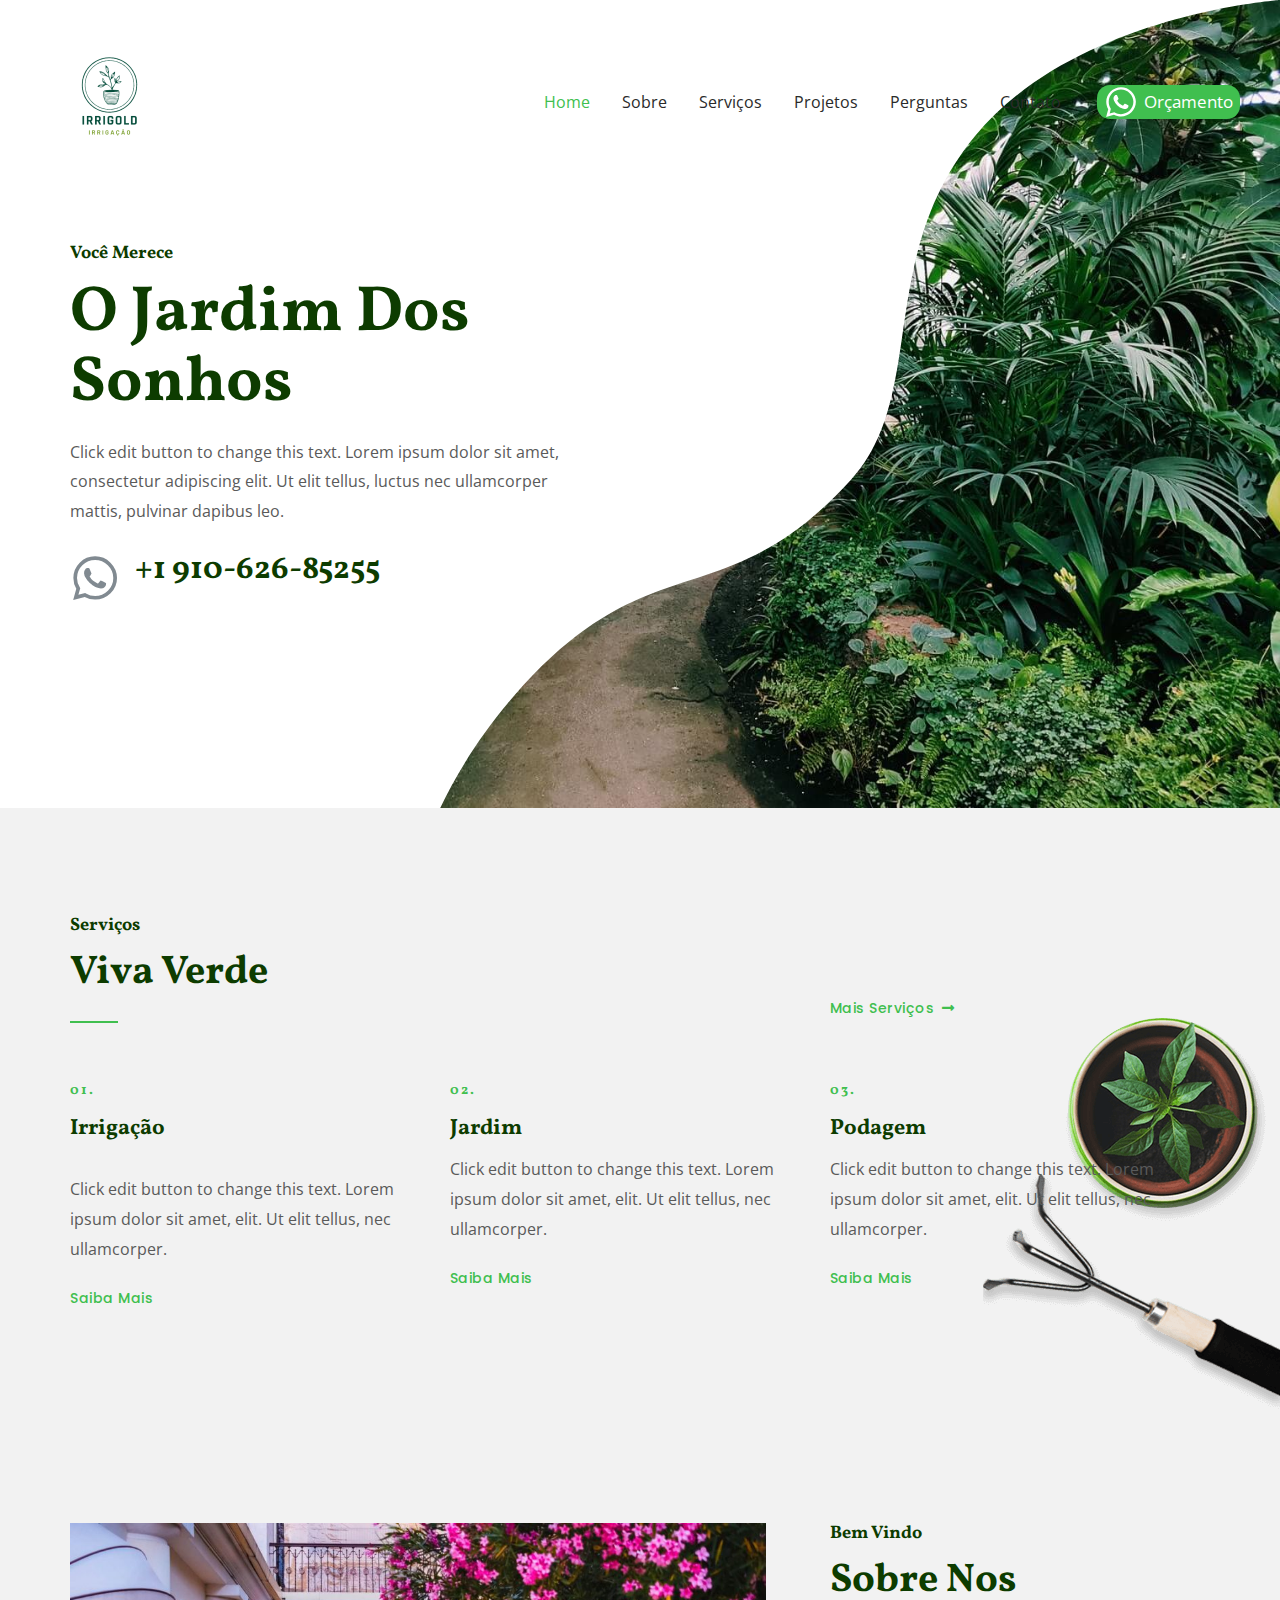
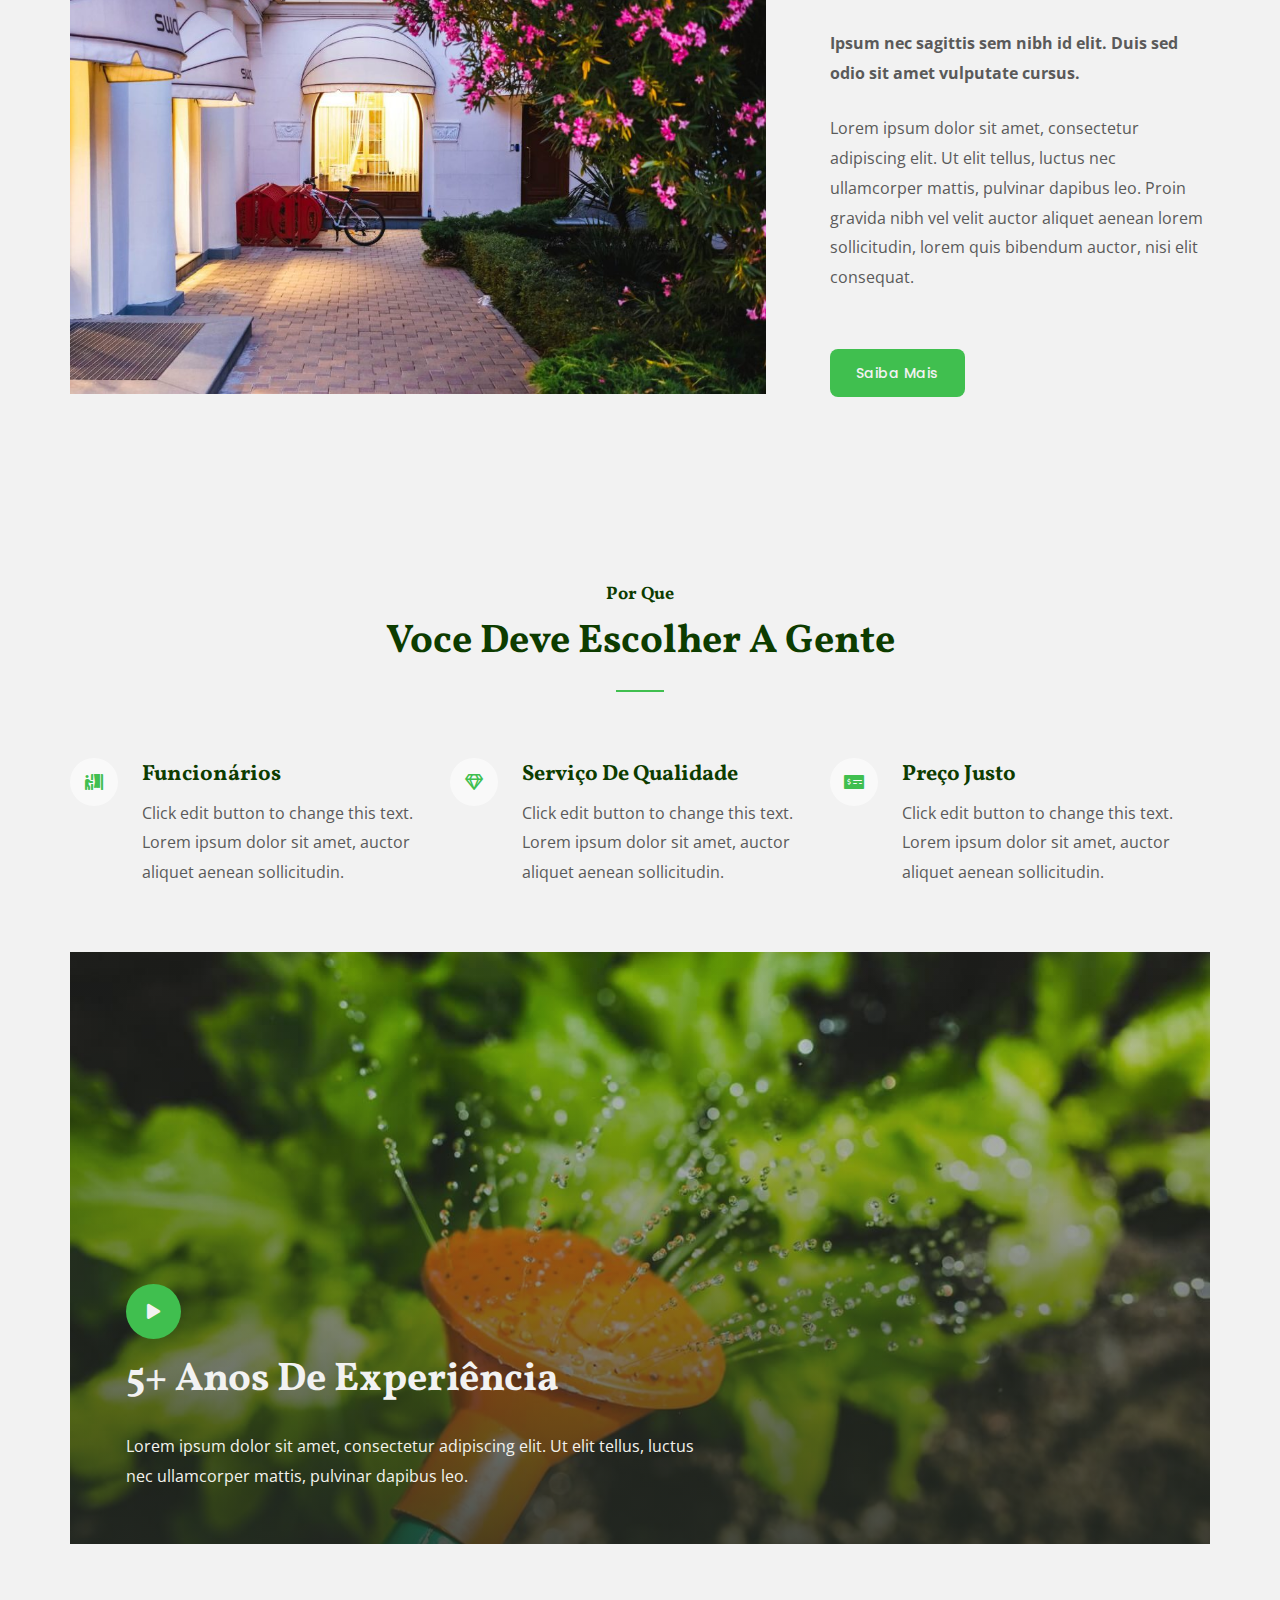
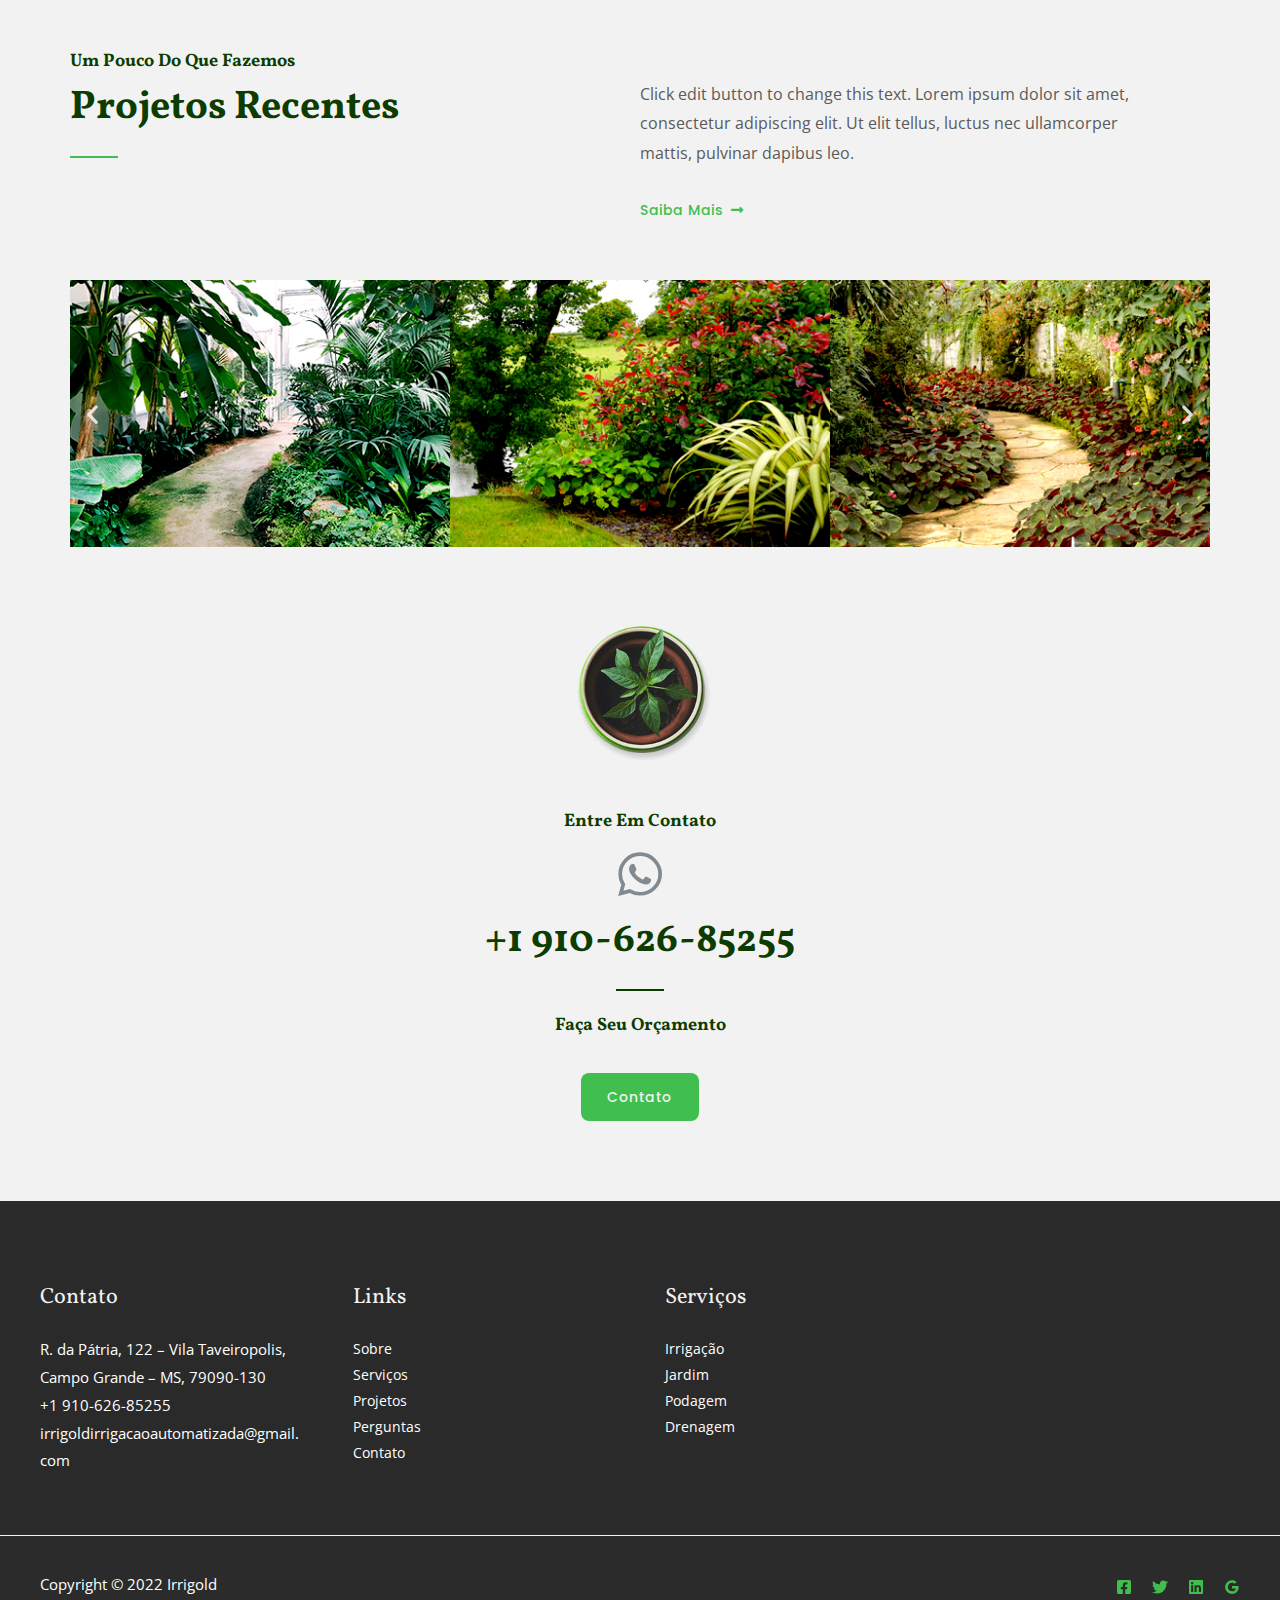
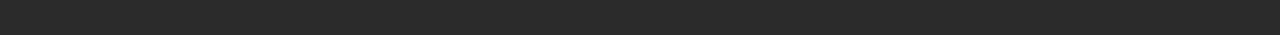
<file: index.html>
<!DOCTYPE html>
<html lang="pt-BR">
<head>
<meta charset="UTF-8">
<meta name="viewport" content="width=device-width, initial-scale=1">
<link rel="profile" href="https://gmpg.org/xfn/11">

<meta name="robots" content="index, follow, max-image-preview:large, max-snippet:-1, max-video-preview:-1">

	<!-- This site is optimized with the Yoast SEO plugin v19.11 - https://yoast.com/wordpress/plugins/seo/ -->
	<title>Home - Irrigold</title>
	<link rel="canonical" href="https://indexsaulomathe.github.io/site-irrigold-vtest/">
	<meta property="og:locale" content="pt_BR">
	<meta property="og:type" content="website">
	<meta property="og:title" content="Home - Irrigold">
	<meta property="og:description" content="Você merece O jardim dos sonhos Click edit button to change this text. Lorem ipsum dolor sit amet, consectetur adipiscing elit. Ut elit tellus, luctus nec ullamcorper mattis, pulvinar dapibus leo. +1 910-626-85255​ Serviços Viva verde Mais Serviços 01. Irrigação Click edit button to change this text. Lorem ipsum dolor sit amet, elit. Ut elit &hellip; Home Leia mais &raquo;">
	<meta property="og:url" content="https://indexsaulomathe.github.io/site-irrigold-vtest/">
	<meta property="og:site_name" content="Irrigold">
	<meta property="article:modified_time" content="2022-12-12T07:55:29+00:00">
	<meta property="og:image" content="https://indexsaulomathe.github.io/site-irrigold-vtest/wp-content/uploads/2020/07/white-mountain-bike-parks-near-white-concrete-poster-on-gray-1-1024x693.jpg">
	<meta name="twitter:card" content="summary_large_image">
	<meta name="twitter:label1" content="Est. tempo de leitura">
	<meta name="twitter:data1" content="4 minutos">
	<script type="application/ld+json" class="yoast-schema-graph">{
	    "@context": "https://schema.org",
	    "@graph": [
	        {
	            "@type": "WebPage",
	            "@id": "https://indexsaulomathe.github.io/site-irrigold-vtest/",
	            "url": "https://indexsaulomathe.github.io/site-irrigold-vtest/",
	            "name": "Home - Irrigold",
	            "isPartOf": {
	                "@id": "https://indexsaulomathe.github.io/site-irrigold-vtest/#website"
	            },
	            "about": {
	                "@id": "https://indexsaulomathe.github.io/site-irrigold-vtest/#organization"
	            },
	            "primaryImageOfPage": {
	                "@id": "https://indexsaulomathe.github.io/site-irrigold-vtest/#primaryimage"
	            },
	            "image": {
	                "@id": "https://indexsaulomathe.github.io/site-irrigold-vtest/#primaryimage"
	            },
	            "thumbnailUrl": "https://indexsaulomathe.github.io/site-irrigold-vtest/wp-content/uploads/2020/07/white-mountain-bike-parks-near-white-concrete-poster-on-gray-1-1024x693.jpg",
	            "datePublished": "2018-10-09T09:14:55+00:00",
	            "dateModified": "2022-12-12T07:55:29+00:00",
	            "breadcrumb": {
	                "@id": "https://indexsaulomathe.github.io/site-irrigold-vtest/#breadcrumb"
	            },
	            "inLanguage": "pt-BR",
	            "potentialAction": [
	                {
	                    "@type": "ReadAction",
	                    "target": [
	                        "https://indexsaulomathe.github.io/site-irrigold-vtest/"
	                    ]
	                }
	            ]
	        },
	        {
	            "@type": "ImageObject",
	            "inLanguage": "pt-BR",
	            "@id": "https://indexsaulomathe.github.io/site-irrigold-vtest/#primaryimage",
	            "url": "https://indexsaulomathe.github.io/site-irrigold-vtest/wp-content/uploads/2020/07/white-mountain-bike-parks-near-white-concrete-poster-on-gray-1.jpg",
	            "contentUrl": "https://indexsaulomathe.github.io/site-irrigold-vtest/wp-content/uploads/2020/07/white-mountain-bike-parks-near-white-concrete-poster-on-gray-1.jpg",
	            "width": 1920,
	            "height": 1299
	        },
	        {
	            "@type": "BreadcrumbList",
	            "@id": "https://indexsaulomathe.github.io/site-irrigold-vtest/#breadcrumb",
	            "itemListElement": [
	                {
	                    "@type": "ListItem",
	                    "position": 1,
	                    "name": "Início"
	                }
	            ]
	        },
	        {
	            "@type": "WebSite",
	            "@id": "https://indexsaulomathe.github.io/site-irrigold-vtest/#website",
	            "url": "https://indexsaulomathe.github.io/site-irrigold-vtest/",
	            "name": "Irrigold",
	            "description": "",
	            "publisher": {
	                "@id": "https://indexsaulomathe.github.io/site-irrigold-vtest/#organization"
	            },
	            "potentialAction": [
	                {
	                    "@type": "SearchAction",
	                    "target": {
	                        "@type": "EntryPoint",
	                        "urlTemplate": "https://indexsaulomathe.github.io/site-irrigold-vtest/?s={search_term_string}"
	                    },
	                    "query-input": "required name=search_term_string"
	                }
	            ],
	            "inLanguage": "pt-BR"
	        },
	        {
	            "@type": "Organization",
	            "@id": "https://indexsaulomathe.github.io/site-irrigold-vtest/#organization",
	            "name": "Irrigold",
	            "url": "https://indexsaulomathe.github.io/site-irrigold-vtest/",
	            "logo": {
	                "@type": "ImageObject",
	                "inLanguage": "pt-BR",
	                "@id": "https://indexsaulomathe.github.io/site-irrigold-vtest/#/schema/logo/image/",
	                "url": "https://indexsaulomathe.github.io/site-irrigold-vtest/wp-content/uploads/2022/12/4removed.png",
	                "contentUrl": "https://indexsaulomathe.github.io/site-irrigold-vtest/wp-content/uploads/2022/12/4removed.png",
	                "width": 500,
	                "height": 500,
	                "caption": "Irrigold"
	            },
	            "image": {
	                "@id": "https://indexsaulomathe.github.io/site-irrigold-vtest/#/schema/logo/image/"
	            }
	        }
	    ]
	}</script>
	<!-- / Yoast SEO plugin. -->


<link rel="dns-prefetch" href="//fonts.googleapis.com">
<link rel="alternate" type="application/rss+xml" title="Feed para Irrigold &raquo;" href="https://indexsaulomathe.github.io/site-irrigold-vtest/feed/">
<link rel="alternate" type="application/rss+xml" title="Feed de comentários para Irrigold &raquo;" href="https://indexsaulomathe.github.io/site-irrigold-vtest/comments/feed/">
<script>
window._wpemojiSettings = {"baseUrl":"https:\/\/s.w.org\/images\/core\/emoji\/14.0.0\/72x72\/","ext":".png","svgUrl":"https:\/\/s.w.org\/images\/core\/emoji\/14.0.0\/svg\/","svgExt":".svg","source":{"concatemoji":"https:\/\/indexsaulomathe.github.io\/site-irrigold-vtest\/wp-includes\/js\/wp-emoji-release.min.js?ver=6.1.1"}};
/*! This file is auto-generated */
!function(e,a,t){var n,r,o,i=a.createElement("canvas"),p=i.getContext&&i.getContext("2d");function s(e,t){var a=String.fromCharCode,e=(p.clearRect(0,0,i.width,i.height),p.fillText(a.apply(this,e),0,0),i.toDataURL());return p.clearRect(0,0,i.width,i.height),p.fillText(a.apply(this,t),0,0),e===i.toDataURL()}function c(e){var t=a.createElement("script");t.src=e,t.defer=t.type="text/javascript",a.getElementsByTagName("head")[0].appendChild(t)}for(o=Array("flag","emoji"),t.supports={everything:!0,everythingExceptFlag:!0},r=0;r<o.length;r++)t.supports[o[r]]=function(e){if(p&&p.fillText)switch(p.textBaseline="top",p.font="600 32px Arial",e){case"flag":return s([127987,65039,8205,9895,65039],[127987,65039,8203,9895,65039])?!1:!s([55356,56826,55356,56819],[55356,56826,8203,55356,56819])&&!s([55356,57332,56128,56423,56128,56418,56128,56421,56128,56430,56128,56423,56128,56447],[55356,57332,8203,56128,56423,8203,56128,56418,8203,56128,56421,8203,56128,56430,8203,56128,56423,8203,56128,56447]);case"emoji":return!s([129777,127995,8205,129778,127999],[129777,127995,8203,129778,127999])}return!1}(o[r]),t.supports.everything=t.supports.everything&&t.supports[o[r]],"flag"!==o[r]&&(t.supports.everythingExceptFlag=t.supports.everythingExceptFlag&&t.supports[o[r]]);t.supports.everythingExceptFlag=t.supports.everythingExceptFlag&&!t.supports.flag,t.DOMReady=!1,t.readyCallback=function(){t.DOMReady=!0},t.supports.everything||(n=function(){t.readyCallback()},a.addEventListener?(a.addEventListener("DOMContentLoaded",n,!1),e.addEventListener("load",n,!1)):(e.attachEvent("onload",n),a.attachEvent("onreadystatechange",function(){"complete"===a.readyState&&t.readyCallback()})),(e=t.source||{}).concatemoji?c(e.concatemoji):e.wpemoji&&e.twemoji&&(c(e.twemoji),c(e.wpemoji)))}(window,document,window._wpemojiSettings);
</script>
<style>img.wp-smiley,
img.emoji {
	display: inline !important;
	border: none !important;
	box-shadow: none !important;
	height: 1em !important;
	width: 1em !important;
	margin: 0 0.07em !important;
	vertical-align: -0.1em !important;
	background: none !important;
	padding: 0 !important;
}</style>
	<link rel="stylesheet" id="astra-theme-css-css" href="https://indexsaulomathe.github.io/site-irrigold-vtest/wp-content/themes/astra/assets/css/minified/frontend.min.css?ver=3.9.4" media="all">
<style id="astra-theme-css-inline-css">.ast-no-sidebar .entry-content .alignfull {margin-left: calc( -50vw + 50%);margin-right: calc( -50vw + 50%);max-width: 100vw;width: 100vw;}.ast-no-sidebar .entry-content .alignwide {margin-left: calc(-41vw + 50%);margin-right: calc(-41vw + 50%);max-width: unset;width: unset;}.ast-no-sidebar .entry-content .alignfull .alignfull,.ast-no-sidebar .entry-content .alignfull .alignwide,.ast-no-sidebar .entry-content .alignwide .alignfull,.ast-no-sidebar .entry-content .alignwide .alignwide,.ast-no-sidebar .entry-content .wp-block-column .alignfull,.ast-no-sidebar .entry-content .wp-block-column .alignwide{width: 100%;margin-left: auto;margin-right: auto;}.wp-block-gallery,.blocks-gallery-grid {margin: 0;}.wp-block-separator {max-width: 100px;}.wp-block-separator.is-style-wide,.wp-block-separator.is-style-dots {max-width: none;}.entry-content .has-2-columns .wp-block-column:first-child {padding-right: 10px;}.entry-content .has-2-columns .wp-block-column:last-child {padding-left: 10px;}@media (max-width: 782px) {.entry-content .wp-block-columns .wp-block-column {flex-basis: 100%;}.entry-content .has-2-columns .wp-block-column:first-child {padding-right: 0;}.entry-content .has-2-columns .wp-block-column:last-child {padding-left: 0;}}body .entry-content .wp-block-latest-posts {margin-left: 0;}body .entry-content .wp-block-latest-posts li {list-style: none;}.ast-no-sidebar .ast-container .entry-content .wp-block-latest-posts {margin-left: 0;}.ast-header-break-point .entry-content .alignwide {margin-left: auto;margin-right: auto;}.entry-content .blocks-gallery-item img {margin-bottom: auto;}.wp-block-pullquote {border-top: 4px solid #555d66;border-bottom: 4px solid #555d66;color: #40464d;}:root{--ast-container-default-xlg-padding:6.67em;--ast-container-default-lg-padding:5.67em;--ast-container-default-slg-padding:4.34em;--ast-container-default-md-padding:3.34em;--ast-container-default-sm-padding:6.67em;--ast-container-default-xs-padding:2.4em;--ast-container-default-xxs-padding:1.4em;}html{font-size:100%;}a,.page-title{color:var(--ast-global-color-0);}a:hover,a:focus{color:var(--ast-global-color-1);}body,button,input,select,textarea,.ast-button,.ast-custom-button{font-family:'Open Sans',sans-serif;font-weight:400;font-size:16px;font-size:1rem;}blockquote{color:var(--ast-global-color-3);}p,.entry-content p{margin-bottom:1em;}h1,.entry-content h1,h2,.entry-content h2,h3,.entry-content h3,h4,.entry-content h4,h5,.entry-content h5,h6,.entry-content h6,.site-title,.site-title a{font-family:'Vollkorn',serif;font-weight:700;text-transform:capitalize;}.ast-site-identity .site-title a{color:var(--ast-global-color-2);}.ast-site-identity .site-description{color:var(--ast-global-color-3);}.site-title{font-size:20px;font-size:1.25rem;display:none;}header .custom-logo-link img{max-width:139px;}.astra-logo-svg{width:139px;}.ast-archive-description .ast-archive-title{font-size:40px;font-size:2.5rem;}.site-header .site-description{font-size:11px;font-size:0.6875rem;display:none;}.entry-title{font-size:30px;font-size:1.875rem;}h1,.entry-content h1{font-size:64px;font-size:4rem;font-family:'Vollkorn',serif;line-height:1.1;text-transform:capitalize;}h2,.entry-content h2{font-size:40px;font-size:2.5rem;font-family:'Vollkorn',serif;line-height:1.1;text-transform:capitalize;}h3,.entry-content h3{font-size:32px;font-size:2rem;font-family:'Vollkorn',serif;line-height:1.1;text-transform:capitalize;}h4,.entry-content h4{font-size:22px;font-size:1.375rem;font-family:'Vollkorn',serif;text-transform:capitalize;}h5,.entry-content h5{font-size:18px;font-size:1.125rem;font-family:'Vollkorn',serif;text-transform:capitalize;}h6,.entry-content h6{font-size:14px;font-size:0.875rem;font-family:'Vollkorn',serif;text-transform:capitalize;}.ast-single-post .entry-title,.page-title{font-size:30px;font-size:1.875rem;}::selection{background-color:var(--ast-global-color-0);color:#000000;}body,h1,.entry-title a,.entry-content h1,h2,.entry-content h2,h3,.entry-content h3,h4,.entry-content h4,h5,.entry-content h5,h6,.entry-content h6{color:var(--ast-global-color-3);}.tagcloud a:hover,.tagcloud a:focus,.tagcloud a.current-item{color:#000000;border-color:var(--ast-global-color-0);background-color:var(--ast-global-color-0);}input:focus,input[type="text"]:focus,input[type="email"]:focus,input[type="url"]:focus,input[type="password"]:focus,input[type="reset"]:focus,input[type="search"]:focus,textarea:focus{border-color:var(--ast-global-color-0);}input[type="radio"]:checked,input[type=reset],input[type="checkbox"]:checked,input[type="checkbox"]:hover:checked,input[type="checkbox"]:focus:checked,input[type=range]::-webkit-slider-thumb{border-color:var(--ast-global-color-0);background-color:var(--ast-global-color-0);box-shadow:none;}.site-footer a:hover + .post-count,.site-footer a:focus + .post-count{background:var(--ast-global-color-0);border-color:var(--ast-global-color-0);}.single .nav-links .nav-previous,.single .nav-links .nav-next{color:var(--ast-global-color-0);}.entry-meta,.entry-meta *{line-height:1.45;color:var(--ast-global-color-0);}.entry-meta a:hover,.entry-meta a:hover *,.entry-meta a:focus,.entry-meta a:focus *,.page-links > .page-link,.page-links .page-link:hover,.post-navigation a:hover{color:var(--ast-global-color-1);}#cat option,.secondary .calendar_wrap thead a,.secondary .calendar_wrap thead a:visited{color:var(--ast-global-color-0);}.secondary .calendar_wrap #today,.ast-progress-val span{background:var(--ast-global-color-0);}.secondary a:hover + .post-count,.secondary a:focus + .post-count{background:var(--ast-global-color-0);border-color:var(--ast-global-color-0);}.calendar_wrap #today > a{color:#000000;}.page-links .page-link,.single .post-navigation a{color:var(--ast-global-color-0);}.ast-header-break-point .main-header-bar .ast-button-wrap .menu-toggle{border-radius:100px;}.widget-title{font-size:22px;font-size:1.375rem;color:var(--ast-global-color-3);}.ast-logo-title-inline .site-logo-img{padding-right:1em;}.site-logo-img img{ transition:all 0.2s linear;}.ast-page-builder-template .hentry {margin: 0;}.ast-page-builder-template .site-content > .ast-container {max-width: 100%;padding: 0;}.ast-page-builder-template .site-content #primary {padding: 0;margin: 0;}.ast-page-builder-template .no-results {text-align: center;margin: 4em auto;}.ast-page-builder-template .ast-pagination {padding: 2em;}.ast-page-builder-template .entry-header.ast-no-title.ast-no-thumbnail {margin-top: 0;}.ast-page-builder-template .entry-header.ast-header-without-markup {margin-top: 0;margin-bottom: 0;}.ast-page-builder-template .entry-header.ast-no-title.ast-no-meta {margin-bottom: 0;}.ast-page-builder-template.single .post-navigation {padding-bottom: 2em;}.ast-page-builder-template.single-post .site-content > .ast-container {max-width: 100%;}.ast-page-builder-template .entry-header {margin-top: 4em;margin-left: auto;margin-right: auto;padding-left: 20px;padding-right: 20px;}.single.ast-page-builder-template .entry-header {padding-left: 20px;padding-right: 20px;}.ast-page-builder-template .ast-archive-description {margin: 4em auto 0;padding-left: 20px;padding-right: 20px;}.ast-page-builder-template.ast-no-sidebar .entry-content .alignwide {margin-left: 0;margin-right: 0;}@media (max-width:921px){#ast-desktop-header{display:none;}}@media (min-width:921px){#ast-mobile-header{display:none;}}.wp-block-buttons.aligncenter{justify-content:center;}@media (max-width:782px){.entry-content .wp-block-columns .wp-block-column{margin-left:0px;}}.wp-block-image.aligncenter{margin-left:auto;margin-right:auto;}.wp-block-table.aligncenter{margin-left:auto;margin-right:auto;}@media (max-width:921px){.ast-separate-container #primary,.ast-separate-container #secondary{padding:1.5em 0;}#primary,#secondary{padding:1.5em 0;margin:0;}.ast-left-sidebar #content > .ast-container{display:flex;flex-direction:column-reverse;width:100%;}.ast-separate-container .ast-article-post,.ast-separate-container .ast-article-single{padding:1.5em 2.14em;}.ast-author-box img.avatar{margin:20px 0 0 0;}}@media (min-width:922px){.ast-separate-container.ast-right-sidebar #primary,.ast-separate-container.ast-left-sidebar #primary{border:0;}.search-no-results.ast-separate-container #primary{margin-bottom:4em;}}.elementor-button-wrapper .elementor-button{border-style:solid;text-decoration:none;border-top-width:0;border-right-width:0;border-left-width:0;border-bottom-width:0;}body .elementor-button.elementor-size-sm,body .elementor-button.elementor-size-xs,body .elementor-button.elementor-size-md,body .elementor-button.elementor-size-lg,body .elementor-button.elementor-size-xl,body .elementor-button{border-radius:8px;padding-top:17px;padding-right:26px;padding-bottom:17px;padding-left:26px;}.elementor-button-wrapper .elementor-button{border-color:var(--ast-global-color-0);background-color:var(--ast-global-color-0);}.elementor-button-wrapper .elementor-button:hover,.elementor-button-wrapper .elementor-button:focus{color:var(--ast-global-color-4);background-color:var(--ast-global-color-5);border-color:var(--ast-global-color-5);}.wp-block-button .wp-block-button__link ,.elementor-button-wrapper .elementor-button,.elementor-button-wrapper .elementor-button:visited{color:var(--ast-global-color-4);}.elementor-button-wrapper .elementor-button{font-family:'Poppins',sans-serif;font-weight:500;line-height:1;text-transform:capitalize;letter-spacing:0.5px;}body .elementor-button.elementor-size-sm,body .elementor-button.elementor-size-xs,body .elementor-button.elementor-size-md,body .elementor-button.elementor-size-lg,body .elementor-button.elementor-size-xl,body .elementor-button{font-size:14px;font-size:0.875rem;}.wp-block-button .wp-block-button__link:hover,.wp-block-button .wp-block-button__link:focus{color:var(--ast-global-color-4);background-color:var(--ast-global-color-5);border-color:var(--ast-global-color-5);}.elementor-widget-heading h1.elementor-heading-title{line-height:1.1;}.elementor-widget-heading h2.elementor-heading-title{line-height:1.1;}.elementor-widget-heading h3.elementor-heading-title{line-height:1.1;}.wp-block-button .wp-block-button__link{border-top-width:0;border-right-width:0;border-left-width:0;border-bottom-width:0;border-color:var(--ast-global-color-0);background-color:var(--ast-global-color-0);color:var(--ast-global-color-4);font-family:'Poppins',sans-serif;font-weight:500;line-height:1;text-transform:capitalize;letter-spacing:0.5px;font-size:14px;font-size:0.875rem;border-radius:8px;padding-top:17px;padding-right:26px;padding-bottom:17px;padding-left:26px;}.menu-toggle,button,.ast-button,.ast-custom-button,.button,input#submit,input[type="button"],input[type="submit"],input[type="reset"]{border-style:solid;border-top-width:0;border-right-width:0;border-left-width:0;border-bottom-width:0;color:var(--ast-global-color-4);border-color:var(--ast-global-color-0);background-color:var(--ast-global-color-0);border-radius:8px;padding-top:17px;padding-right:26px;padding-bottom:17px;padding-left:26px;font-family:'Poppins',sans-serif;font-weight:500;font-size:14px;font-size:0.875rem;line-height:1;text-transform:capitalize;letter-spacing:0.5px;}button:focus,.menu-toggle:hover,button:hover,.ast-button:hover,.ast-custom-button:hover .button:hover,.ast-custom-button:hover ,input[type=reset]:hover,input[type=reset]:focus,input#submit:hover,input#submit:focus,input[type="button"]:hover,input[type="button"]:focus,input[type="submit"]:hover,input[type="submit"]:focus{color:var(--ast-global-color-4);background-color:var(--ast-global-color-5);border-color:var(--ast-global-color-5);}@media (min-width:544px){.ast-container{max-width:100%;}}@media (max-width:544px){.ast-separate-container .ast-article-post,.ast-separate-container .ast-article-single,.ast-separate-container .comments-title,.ast-separate-container .ast-archive-description{padding:1.5em 1em;}.ast-separate-container #content .ast-container{padding-left:0.54em;padding-right:0.54em;}.ast-separate-container .ast-comment-list li.depth-1{padding:1.5em 1em;margin-bottom:1.5em;}.ast-separate-container .ast-comment-list .bypostauthor{padding:.5em;}.ast-search-menu-icon.ast-dropdown-active .search-field{width:170px;}}@media (max-width:921px){.ast-mobile-header-stack .main-header-bar .ast-search-menu-icon{display:inline-block;}.ast-header-break-point.ast-header-custom-item-outside .ast-mobile-header-stack .main-header-bar .ast-search-icon{margin:0;}.ast-comment-avatar-wrap img{max-width:2.5em;}.ast-separate-container .ast-comment-list li.depth-1{padding:1.5em 2.14em;}.ast-separate-container .comment-respond{padding:2em 2.14em;}.ast-comment-meta{padding:0 1.8888em 1.3333em;}}body,.ast-separate-container{background-color:var(--ast-global-color-4);;background-image:none;;}.ast-no-sidebar.ast-separate-container .entry-content .alignfull {margin-left: -6.67em;margin-right: -6.67em;width: auto;}@media (max-width: 1200px) {.ast-no-sidebar.ast-separate-container .entry-content .alignfull {margin-left: -2.4em;margin-right: -2.4em;}}@media (max-width: 768px) {.ast-no-sidebar.ast-separate-container .entry-content .alignfull {margin-left: -2.14em;margin-right: -2.14em;}}@media (max-width: 544px) {.ast-no-sidebar.ast-separate-container .entry-content .alignfull {margin-left: -1em;margin-right: -1em;}}.ast-no-sidebar.ast-separate-container .entry-content .alignwide {margin-left: -20px;margin-right: -20px;}.ast-no-sidebar.ast-separate-container .entry-content .wp-block-column .alignfull,.ast-no-sidebar.ast-separate-container .entry-content .wp-block-column .alignwide {margin-left: auto;margin-right: auto;width: 100%;}@media (max-width:921px){.site-title{font-size:18px;font-size:1.125rem;display:block;}.ast-archive-description .ast-archive-title{font-size:40px;}.site-header .site-description{font-size:12px;font-size:0.75rem;display:block;}.entry-title{font-size:30px;}h1,.entry-content h1{font-size:48px;}h2,.entry-content h2{font-size:32px;}h3,.entry-content h3{font-size:24px;}h4,.entry-content h4{font-size:20px;font-size:1.25rem;}h5,.entry-content h5{font-size:16px;font-size:1rem;}h6,.entry-content h6{font-size:13px;font-size:0.8125rem;}.ast-single-post .entry-title,.page-title{font-size:30px;}.astra-logo-svg{width:40px;}header .custom-logo-link img,.ast-header-break-point .site-logo-img .custom-mobile-logo-link img{max-width:40px;}}@media (max-width:544px){.site-title{font-size:16px;font-size:1rem;display:block;}.ast-archive-description .ast-archive-title{font-size:40px;}.site-header .site-description{font-size:11px;font-size:0.6875rem;display:none;}.entry-title{font-size:30px;}h1,.entry-content h1{font-size:40px;}h2,.entry-content h2{font-size:28px;}h3,.entry-content h3{font-size:24px;}h4,.entry-content h4{font-size:20px;font-size:1.25rem;}h5,.entry-content h5{font-size:16px;font-size:1rem;}h6,.entry-content h6{font-size:13px;font-size:0.8125rem;}.ast-single-post .entry-title,.page-title{font-size:30px;}header .custom-logo-link img,.ast-header-break-point .site-branding img,.ast-header-break-point .custom-logo-link img{max-width:37px;}.astra-logo-svg{width:37px;}.ast-header-break-point .site-logo-img .custom-mobile-logo-link img{max-width:37px;}}@media (max-width:921px){html{font-size:91.2%;}}@media (max-width:544px){html{font-size:91.2%;}}@media (min-width:922px){.ast-container{max-width:1240px;}}@font-face {font-family: "Astra";src: url(https://indexsaulomathe.github.io/site-irrigold-vtest/wp-content/themes/astra/assets/fonts/astra.woff) format("woff"),url(https://indexsaulomathe.github.io/site-irrigold-vtest/wp-content/themes/astra/assets/fonts/astra.ttf) format("truetype"),url(https://indexsaulomathe.github.io/site-irrigold-vtest/wp-content/themes/astra/assets/fonts/astra.svg#astra) format("svg");font-weight: normal;font-style: normal;font-display: fallback;}@media (min-width:922px){.main-header-menu .sub-menu .menu-item.ast-left-align-sub-menu:hover > .sub-menu,.main-header-menu .sub-menu .menu-item.ast-left-align-sub-menu.focus > .sub-menu{margin-left:-0px;}}.ast-theme-transparent-header [data-section="section-header-mobile-trigger"] .ast-button-wrap .ast-mobile-menu-trigger-outline{background:transparent;}.astra-icon-down_arrow::after {content: "\e900";font-family: Astra;}.astra-icon-close::after {content: "\e5cd";font-family: Astra;}.astra-icon-drag_handle::after {content: "\e25d";font-family: Astra;}.astra-icon-format_align_justify::after {content: "\e235";font-family: Astra;}.astra-icon-menu::after {content: "\e5d2";font-family: Astra;}.astra-icon-reorder::after {content: "\e8fe";font-family: Astra;}.astra-icon-search::after {content: "\e8b6";font-family: Astra;}.astra-icon-zoom_in::after {content: "\e56b";font-family: Astra;}.astra-icon-check-circle::after {content: "\e901";font-family: Astra;}.astra-icon-shopping-cart::after {content: "\f07a";font-family: Astra;}.astra-icon-shopping-bag::after {content: "\f290";font-family: Astra;}.astra-icon-shopping-basket::after {content: "\f291";font-family: Astra;}.astra-icon-circle-o::after {content: "\e903";font-family: Astra;}.astra-icon-certificate::after {content: "\e902";font-family: Astra;}blockquote {padding: 1.2em;}:root .has-ast-global-color-0-color{color:var(--ast-global-color-0);}:root .has-ast-global-color-0-background-color{background-color:var(--ast-global-color-0);}:root .wp-block-button .has-ast-global-color-0-color{color:var(--ast-global-color-0);}:root .wp-block-button .has-ast-global-color-0-background-color{background-color:var(--ast-global-color-0);}:root .has-ast-global-color-1-color{color:var(--ast-global-color-1);}:root .has-ast-global-color-1-background-color{background-color:var(--ast-global-color-1);}:root .wp-block-button .has-ast-global-color-1-color{color:var(--ast-global-color-1);}:root .wp-block-button .has-ast-global-color-1-background-color{background-color:var(--ast-global-color-1);}:root .has-ast-global-color-2-color{color:var(--ast-global-color-2);}:root .has-ast-global-color-2-background-color{background-color:var(--ast-global-color-2);}:root .wp-block-button .has-ast-global-color-2-color{color:var(--ast-global-color-2);}:root .wp-block-button .has-ast-global-color-2-background-color{background-color:var(--ast-global-color-2);}:root .has-ast-global-color-3-color{color:var(--ast-global-color-3);}:root .has-ast-global-color-3-background-color{background-color:var(--ast-global-color-3);}:root .wp-block-button .has-ast-global-color-3-color{color:var(--ast-global-color-3);}:root .wp-block-button .has-ast-global-color-3-background-color{background-color:var(--ast-global-color-3);}:root .has-ast-global-color-4-color{color:var(--ast-global-color-4);}:root .has-ast-global-color-4-background-color{background-color:var(--ast-global-color-4);}:root .wp-block-button .has-ast-global-color-4-color{color:var(--ast-global-color-4);}:root .wp-block-button .has-ast-global-color-4-background-color{background-color:var(--ast-global-color-4);}:root .has-ast-global-color-5-color{color:var(--ast-global-color-5);}:root .has-ast-global-color-5-background-color{background-color:var(--ast-global-color-5);}:root .wp-block-button .has-ast-global-color-5-color{color:var(--ast-global-color-5);}:root .wp-block-button .has-ast-global-color-5-background-color{background-color:var(--ast-global-color-5);}:root .has-ast-global-color-6-color{color:var(--ast-global-color-6);}:root .has-ast-global-color-6-background-color{background-color:var(--ast-global-color-6);}:root .wp-block-button .has-ast-global-color-6-color{color:var(--ast-global-color-6);}:root .wp-block-button .has-ast-global-color-6-background-color{background-color:var(--ast-global-color-6);}:root .has-ast-global-color-7-color{color:var(--ast-global-color-7);}:root .has-ast-global-color-7-background-color{background-color:var(--ast-global-color-7);}:root .wp-block-button .has-ast-global-color-7-color{color:var(--ast-global-color-7);}:root .wp-block-button .has-ast-global-color-7-background-color{background-color:var(--ast-global-color-7);}:root .has-ast-global-color-8-color{color:var(--ast-global-color-8);}:root .has-ast-global-color-8-background-color{background-color:var(--ast-global-color-8);}:root .wp-block-button .has-ast-global-color-8-color{color:var(--ast-global-color-8);}:root .wp-block-button .has-ast-global-color-8-background-color{background-color:var(--ast-global-color-8);}:root{--ast-global-color-0:#40bf4f;--ast-global-color-1:#0d3c00;--ast-global-color-2:#0d3c00;--ast-global-color-3:#5a5a5a;--ast-global-color-4:#f2f2f2;--ast-global-color-5:#ffffff;--ast-global-color-6:#f3f2ed;--ast-global-color-7:#2a2a2a;--ast-global-color-8:rgba(64,191,79,0.15);}:root {--ast-border-color : #dddddd;}@media (min-width:921px){.ast-theme-transparent-header #masthead{position:absolute;left:0;right:0;}.ast-theme-transparent-header .main-header-bar,.ast-theme-transparent-header.ast-header-break-point .main-header-bar{background:none;}body.elementor-editor-active.ast-theme-transparent-header #masthead,.fl-builder-edit .ast-theme-transparent-header #masthead,body.vc_editor.ast-theme-transparent-header #masthead,body.brz-ed.ast-theme-transparent-header #masthead{z-index:0;}.ast-header-break-point.ast-replace-site-logo-transparent.ast-theme-transparent-header .custom-mobile-logo-link{display:none;}.ast-header-break-point.ast-replace-site-logo-transparent.ast-theme-transparent-header .transparent-custom-logo{display:inline-block;}.ast-theme-transparent-header .ast-above-header,.ast-theme-transparent-header .ast-above-header.ast-above-header-bar{background-image:none;background-color:transparent;}.ast-theme-transparent-header .ast-below-header{background-image:none;background-color:transparent;}}.ast-theme-transparent-header .site-title a,.ast-theme-transparent-header .site-title a:focus,.ast-theme-transparent-header .site-title a:hover,.ast-theme-transparent-header .site-title a:visited{color:var(--ast-global-color-2);}.ast-theme-transparent-header .site-header .site-description{color:var(--ast-global-color-2);}@media (max-width:921px){.ast-theme-transparent-header #masthead{position:absolute;left:0;right:0;}.ast-theme-transparent-header .main-header-bar,.ast-theme-transparent-header.ast-header-break-point .main-header-bar{background:none;}body.elementor-editor-active.ast-theme-transparent-header #masthead,.fl-builder-edit .ast-theme-transparent-header #masthead,body.vc_editor.ast-theme-transparent-header #masthead,body.brz-ed.ast-theme-transparent-header #masthead{z-index:0;}.ast-header-break-point.ast-replace-site-logo-transparent.ast-theme-transparent-header .custom-mobile-logo-link{display:none;}.ast-header-break-point.ast-replace-site-logo-transparent.ast-theme-transparent-header .transparent-custom-logo{display:inline-block;}.ast-theme-transparent-header .ast-above-header,.ast-theme-transparent-header .ast-above-header.ast-above-header-bar{background-image:none;background-color:transparent;}.ast-theme-transparent-header .ast-below-header{background-image:none;background-color:transparent;}}.ast-theme-transparent-header #ast-desktop-header > [CLASS*="-header-wrap"]:nth-last-child(2) > [CLASS*="-header-bar"],.ast-theme-transparent-header.ast-header-break-point #ast-mobile-header > [CLASS*="-header-wrap"]:nth-last-child(2) > [CLASS*="-header-bar"]{border-bottom-width:0px;border-bottom-style:solid;}.ast-breadcrumbs .trail-browse,.ast-breadcrumbs .trail-items,.ast-breadcrumbs .trail-items li{display:inline-block;margin:0;padding:0;border:none;background:inherit;text-indent:0;}.ast-breadcrumbs .trail-browse{font-size:inherit;font-style:inherit;font-weight:inherit;color:inherit;}.ast-breadcrumbs .trail-items{list-style:none;}.trail-items li::after{padding:0 0.3em;content:"\00bb";}.trail-items li:last-of-type::after{display:none;}h1,.entry-content h1,h2,.entry-content h2,h3,.entry-content h3,h4,.entry-content h4,h5,.entry-content h5,h6,.entry-content h6{color:var(--ast-global-color-2);}@media (max-width:921px){.ast-builder-grid-row-container.ast-builder-grid-row-tablet-3-firstrow .ast-builder-grid-row > *:first-child,.ast-builder-grid-row-container.ast-builder-grid-row-tablet-3-lastrow .ast-builder-grid-row > *:last-child{grid-column:1 / -1;}}@media (max-width:544px){.ast-builder-grid-row-container.ast-builder-grid-row-mobile-3-firstrow .ast-builder-grid-row > *:first-child,.ast-builder-grid-row-container.ast-builder-grid-row-mobile-3-lastrow .ast-builder-grid-row > *:last-child{grid-column:1 / -1;}}.ast-builder-layout-element[data-section="title_tagline"]{display:flex;}@media (max-width:921px){.ast-header-break-point .ast-builder-layout-element[data-section="title_tagline"]{display:flex;}}@media (max-width:544px){.ast-header-break-point .ast-builder-layout-element[data-section="title_tagline"]{display:flex;}}[data-section*="section-hb-button-"] .menu-link{display:none;}.ast-header-button-1[data-section*="section-hb-button-"] .ast-builder-button-wrap .ast-custom-button{line-height:1;}.ast-header-button-1 .ast-custom-button{color:var(--ast-global-color-4);background:var(--ast-global-color-0);}.ast-header-button-1 .ast-custom-button:hover{color:rgba(255,255,255,0.75);background:var(--ast-global-color-0);}@media (max-width:921px){.ast-header-button-1[data-section*="section-hb-button-"] .ast-builder-button-wrap .ast-custom-button{margin-top:10px;margin-bottom:20px;margin-left:20px;margin-right:20px;}}.ast-header-button-1[data-section="section-hb-button-1"]{display:flex;}@media (max-width:921px){.ast-header-break-point .ast-header-button-1[data-section="section-hb-button-1"]{display:none;}}@media (max-width:544px){.ast-header-break-point .ast-header-button-1[data-section="section-hb-button-1"]{display:none;}}.ast-builder-menu-1{font-family:inherit;font-weight:inherit;}.ast-builder-menu-1 .menu-item > .menu-link{color:var(--ast-global-color-7);}.ast-builder-menu-1 .menu-item > .ast-menu-toggle{color:var(--ast-global-color-7);}.ast-builder-menu-1 .menu-item:hover > .menu-link,.ast-builder-menu-1 .inline-on-mobile .menu-item:hover > .ast-menu-toggle{color:var(--ast-global-color-0);}.ast-builder-menu-1 .menu-item:hover > .ast-menu-toggle{color:var(--ast-global-color-0);}.ast-builder-menu-1 .menu-item.current-menu-item > .menu-link,.ast-builder-menu-1 .inline-on-mobile .menu-item.current-menu-item > .ast-menu-toggle,.ast-builder-menu-1 .current-menu-ancestor > .menu-link{color:var(--ast-global-color-0);}.ast-builder-menu-1 .menu-item.current-menu-item > .ast-menu-toggle{color:var(--ast-global-color-0);}.ast-builder-menu-1 .sub-menu,.ast-builder-menu-1 .inline-on-mobile .sub-menu{border-top-width:0px;border-bottom-width:0px;border-right-width:0px;border-left-width:0px;border-color:#eaeaea;border-style:solid;border-radius:0px;}.ast-builder-menu-1 .main-header-menu > .menu-item > .sub-menu,.ast-builder-menu-1 .main-header-menu > .menu-item > .astra-full-megamenu-wrapper{margin-top:0px;}.ast-desktop .ast-builder-menu-1 .main-header-menu > .menu-item > .sub-menu:before,.ast-desktop .ast-builder-menu-1 .main-header-menu > .menu-item > .astra-full-megamenu-wrapper:before{height:calc( 0px + 5px );}.ast-desktop .ast-builder-menu-1 .menu-item .sub-menu .menu-link{border-style:none;}@media (max-width:921px){.ast-header-break-point .ast-builder-menu-1 .menu-item.menu-item-has-children > .ast-menu-toggle{top:0;}.ast-builder-menu-1 .menu-item-has-children > .menu-link:after{content:unset;}.ast-builder-menu-1 .main-header-menu > .menu-item > .sub-menu,.ast-builder-menu-1 .main-header-menu > .menu-item > .astra-full-megamenu-wrapper{margin-top:0;}}@media (max-width:544px){.ast-header-break-point .ast-builder-menu-1 .menu-item.menu-item-has-children > .ast-menu-toggle{top:0;}.ast-builder-menu-1 .main-header-menu > .menu-item > .sub-menu,.ast-builder-menu-1 .main-header-menu > .menu-item > .astra-full-megamenu-wrapper{margin-top:0;}}.ast-builder-menu-1{display:flex;}@media (max-width:921px){.ast-header-break-point .ast-builder-menu-1{display:flex;}}@media (max-width:544px){.ast-header-break-point .ast-builder-menu-1{display:flex;}}.ast-builder-social-element:hover {color: #0274be;}.ast-social-stack-desktop .ast-builder-social-element,.ast-social-stack-tablet .ast-builder-social-element,.ast-social-stack-mobile .ast-builder-social-element {margin-top: 6px;margin-bottom: 6px;}.ast-social-color-type-official .ast-builder-social-element,.ast-social-color-type-official .social-item-label {color: var(--color);background-color: var(--background-color);}.header-social-inner-wrap.ast-social-color-type-official .ast-builder-social-element svg,.footer-social-inner-wrap.ast-social-color-type-official .ast-builder-social-element svg {fill: currentColor;}.social-show-label-true .ast-builder-social-element {width: auto;padding: 0 0.4em;}[data-section^="section-fb-social-icons-"] .footer-social-inner-wrap {text-align: center;}.ast-footer-social-wrap {width: 100%;}.ast-footer-social-wrap .ast-builder-social-element:first-child {margin-left: 0;}.ast-footer-social-wrap .ast-builder-social-element:last-child {margin-right: 0;}.ast-header-social-wrap .ast-builder-social-element:first-child {margin-left: 0;}.ast-header-social-wrap .ast-builder-social-element:last-child {margin-right: 0;}.ast-builder-social-element {line-height: 1;color: #3a3a3a;background: transparent;vertical-align: middle;transition: all 0.01s;margin-left: 6px;margin-right: 6px;justify-content: center;align-items: center;}.ast-builder-social-element {line-height: 1;color: #3a3a3a;background: transparent;vertical-align: middle;transition: all 0.01s;margin-left: 6px;margin-right: 6px;justify-content: center;align-items: center;}.ast-builder-social-element .social-item-label {padding-left: 6px;}.ast-header-social-1-wrap .ast-builder-social-element{margin-left:12.5px;margin-right:12.5px;padding:9px;border-radius:13px;background:var(--ast-global-color-0);}.ast-header-social-1-wrap .ast-builder-social-element svg{width:34px;height:34px;}.ast-header-social-1-wrap .ast-social-icon-image-wrap{margin:9px;}.ast-header-social-1-wrap .ast-social-color-type-custom svg{fill:var(--ast-global-color-5);}.ast-header-social-1-wrap .ast-social-color-type-custom .social-item-label{color:var(--ast-global-color-5);}.ast-header-social-1-wrap{font-size:17px;font-size:1.0625rem;}.ast-builder-layout-element[data-section="section-hb-social-icons-1"]{display:flex;}@media (max-width:921px){.ast-header-break-point .ast-builder-layout-element[data-section="section-hb-social-icons-1"]{display:flex;}}@media (max-width:544px){.ast-header-break-point .ast-builder-layout-element[data-section="section-hb-social-icons-1"]{display:flex;}}.site-below-footer-wrap{padding-top:20px;padding-bottom:20px;}.site-below-footer-wrap[data-section="section-below-footer-builder"]{background-color:#2b2b2b;;background-image:none;;min-height:100px;border-style:solid;border-width:0px;border-top-width:1px;border-top-color:var(--ast-global-color-4);}.site-below-footer-wrap[data-section="section-below-footer-builder"] .ast-builder-grid-row{max-width:1200px;margin-left:auto;margin-right:auto;}.site-below-footer-wrap[data-section="section-below-footer-builder"] .ast-builder-grid-row,.site-below-footer-wrap[data-section="section-below-footer-builder"] .site-footer-section{align-items:flex-start;}.site-below-footer-wrap[data-section="section-below-footer-builder"].ast-footer-row-inline .site-footer-section{display:flex;margin-bottom:0;}.ast-builder-grid-row-2-equal .ast-builder-grid-row{grid-template-columns:repeat( 2,1fr );}@media (max-width:921px){.site-below-footer-wrap[data-section="section-below-footer-builder"].ast-footer-row-tablet-inline .site-footer-section{display:flex;margin-bottom:0;}.site-below-footer-wrap[data-section="section-below-footer-builder"].ast-footer-row-tablet-stack .site-footer-section{display:block;margin-bottom:10px;}.ast-builder-grid-row-container.ast-builder-grid-row-tablet-2-equal .ast-builder-grid-row{grid-template-columns:repeat( 2,1fr );}}@media (max-width:544px){.site-below-footer-wrap[data-section="section-below-footer-builder"].ast-footer-row-mobile-inline .site-footer-section{display:flex;margin-bottom:0;}.site-below-footer-wrap[data-section="section-below-footer-builder"].ast-footer-row-mobile-stack .site-footer-section{display:block;margin-bottom:10px;}.ast-builder-grid-row-container.ast-builder-grid-row-mobile-full .ast-builder-grid-row{grid-template-columns:1fr;}}@media (max-width:921px){.site-below-footer-wrap[data-section="section-below-footer-builder"]{padding-top:20px;padding-bottom:20px;padding-left:20px;padding-right:20px;}}.site-below-footer-wrap[data-section="section-below-footer-builder"]{display:grid;}@media (max-width:921px){.ast-header-break-point .site-below-footer-wrap[data-section="section-below-footer-builder"]{display:grid;}}@media (max-width:544px){.ast-header-break-point .site-below-footer-wrap[data-section="section-below-footer-builder"]{display:grid;}}.ast-footer-copyright{text-align:left;}.ast-footer-copyright {color:var(--ast-global-color-5);}@media (max-width:921px){.ast-footer-copyright{text-align:left;}}@media (max-width:544px){.ast-footer-copyright{text-align:center;}}.ast-footer-copyright {font-size:15px;font-size:0.9375rem;}.ast-footer-copyright.ast-builder-layout-element{display:flex;}@media (max-width:921px){.ast-header-break-point .ast-footer-copyright.ast-builder-layout-element{display:flex;}}@media (max-width:544px){.ast-header-break-point .ast-footer-copyright.ast-builder-layout-element{display:flex;}}.ast-builder-social-element:hover {color: #0274be;}.ast-social-stack-desktop .ast-builder-social-element,.ast-social-stack-tablet .ast-builder-social-element,.ast-social-stack-mobile .ast-builder-social-element {margin-top: 6px;margin-bottom: 6px;}.ast-social-color-type-official .ast-builder-social-element,.ast-social-color-type-official .social-item-label {color: var(--color);background-color: var(--background-color);}.header-social-inner-wrap.ast-social-color-type-official .ast-builder-social-element svg,.footer-social-inner-wrap.ast-social-color-type-official .ast-builder-social-element svg {fill: currentColor;}.social-show-label-true .ast-builder-social-element {width: auto;padding: 0 0.4em;}[data-section^="section-fb-social-icons-"] .footer-social-inner-wrap {text-align: center;}.ast-footer-social-wrap {width: 100%;}.ast-footer-social-wrap .ast-builder-social-element:first-child {margin-left: 0;}.ast-footer-social-wrap .ast-builder-social-element:last-child {margin-right: 0;}.ast-header-social-wrap .ast-builder-social-element:first-child {margin-left: 0;}.ast-header-social-wrap .ast-builder-social-element:last-child {margin-right: 0;}.ast-builder-social-element {line-height: 1;color: #3a3a3a;background: transparent;vertical-align: middle;transition: all 0.01s;margin-left: 6px;margin-right: 6px;justify-content: center;align-items: center;}.ast-builder-social-element {line-height: 1;color: #3a3a3a;background: transparent;vertical-align: middle;transition: all 0.01s;margin-left: 6px;margin-right: 6px;justify-content: center;align-items: center;}.ast-builder-social-element .social-item-label {padding-left: 6px;}.ast-footer-social-1-wrap .ast-builder-social-element{margin-left:10px;margin-right:10px;}.ast-footer-social-1-wrap .ast-builder-social-element svg{width:16px;height:16px;}.ast-footer-social-1-wrap .ast-social-color-type-custom svg{fill:var(--ast-global-color-0);}.ast-footer-social-1-wrap .ast-social-color-type-custom .ast-builder-social-element:hover{color:var(--ast-global-color-5);}.ast-footer-social-1-wrap .ast-social-color-type-custom .ast-builder-social-element:hover svg{fill:var(--ast-global-color-5);}.ast-footer-social-1-wrap .ast-social-color-type-custom .social-item-label{color:var(--ast-global-color-0);}.ast-footer-social-1-wrap .ast-builder-social-element:hover .social-item-label{color:var(--ast-global-color-5);}[data-section="section-fb-social-icons-1"] .footer-social-inner-wrap{text-align:right;}@media (max-width:921px){[data-section="section-fb-social-icons-1"] .footer-social-inner-wrap{text-align:right;}}@media (max-width:544px){[data-section="section-fb-social-icons-1"] .footer-social-inner-wrap{text-align:center;}}.ast-builder-layout-element[data-section="section-fb-social-icons-1"]{display:flex;}@media (max-width:921px){.ast-header-break-point .ast-builder-layout-element[data-section="section-fb-social-icons-1"]{display:flex;}}@media (max-width:544px){.ast-header-break-point .ast-builder-layout-element[data-section="section-fb-social-icons-1"]{display:flex;}}.site-footer{background-color:#222821;;background-image:none;;}.site-primary-footer-wrap{padding-top:45px;padding-bottom:45px;}.site-primary-footer-wrap[data-section="section-primary-footer-builder"]{background-color:#2a2a2a;;background-image:none;;}.site-primary-footer-wrap[data-section="section-primary-footer-builder"] .ast-builder-grid-row{max-width:1200px;margin-left:auto;margin-right:auto;}.site-primary-footer-wrap[data-section="section-primary-footer-builder"] .ast-builder-grid-row,.site-primary-footer-wrap[data-section="section-primary-footer-builder"] .site-footer-section{align-items:flex-start;}.site-primary-footer-wrap[data-section="section-primary-footer-builder"].ast-footer-row-inline .site-footer-section{display:flex;margin-bottom:0;}.ast-builder-grid-row-4-equal .ast-builder-grid-row{grid-template-columns:repeat( 4,1fr );}@media (max-width:921px){.site-primary-footer-wrap[data-section="section-primary-footer-builder"].ast-footer-row-tablet-inline .site-footer-section{display:flex;margin-bottom:0;}.site-primary-footer-wrap[data-section="section-primary-footer-builder"].ast-footer-row-tablet-stack .site-footer-section{display:block;margin-bottom:10px;}.ast-builder-grid-row-container.ast-builder-grid-row-tablet-full .ast-builder-grid-row{grid-template-columns:1fr;}}@media (max-width:544px){.site-primary-footer-wrap[data-section="section-primary-footer-builder"].ast-footer-row-mobile-inline .site-footer-section{display:flex;margin-bottom:0;}.site-primary-footer-wrap[data-section="section-primary-footer-builder"].ast-footer-row-mobile-stack .site-footer-section{display:block;margin-bottom:10px;}.ast-builder-grid-row-container.ast-builder-grid-row-mobile-full .ast-builder-grid-row{grid-template-columns:1fr;}}.site-primary-footer-wrap[data-section="section-primary-footer-builder"]{padding-top:80px;}@media (max-width:921px){.site-primary-footer-wrap[data-section="section-primary-footer-builder"]{padding-top:80px;padding-bottom:80px;padding-left:80px;padding-right:80px;}}@media (max-width:544px){.site-primary-footer-wrap[data-section="section-primary-footer-builder"]{padding-top:60px;padding-bottom:30px;padding-left:30px;padding-right:30px;}}.site-primary-footer-wrap[data-section="section-primary-footer-builder"]{display:grid;}@media (max-width:921px){.ast-header-break-point .site-primary-footer-wrap[data-section="section-primary-footer-builder"]{display:grid;}}@media (max-width:544px){.ast-header-break-point .site-primary-footer-wrap[data-section="section-primary-footer-builder"]{display:grid;}}.footer-widget-area[data-section="sidebar-widgets-footer-widget-1"] .footer-widget-area-inner{text-align:left;}@media (max-width:921px){.footer-widget-area[data-section="sidebar-widgets-footer-widget-1"] .footer-widget-area-inner{text-align:center;}}@media (max-width:544px){.footer-widget-area[data-section="sidebar-widgets-footer-widget-1"] .footer-widget-area-inner{text-align:center;}}.footer-widget-area[data-section="sidebar-widgets-footer-widget-1"] .footer-widget-area-inner{color:var(--ast-global-color-5);font-size:15px;font-size:0.9375rem;}.footer-widget-area[data-section="sidebar-widgets-footer-widget-1"] .footer-widget-area-inner a:hover{color:var(--ast-global-color-5);}.footer-widget-area[data-section="sidebar-widgets-footer-widget-1"] .widget-title{color:var(--ast-global-color-4);}.footer-widget-area[data-section="sidebar-widgets-footer-widget-1"]{display:block;}@media (max-width:921px){.ast-header-break-point .footer-widget-area[data-section="sidebar-widgets-footer-widget-1"]{display:block;}}@media (max-width:544px){.ast-header-break-point .footer-widget-area[data-section="sidebar-widgets-footer-widget-1"]{display:block;}}.footer-widget-area[data-section="sidebar-widgets-footer-widget-2"] .footer-widget-area-inner{color:var(--ast-global-color-5);font-size:14px;font-size:0.875rem;}.footer-widget-area[data-section="sidebar-widgets-footer-widget-2"] .footer-widget-area-inner a{color:var(--ast-global-color-5);}.footer-widget-area[data-section="sidebar-widgets-footer-widget-2"] .widget-title{color:var(--ast-global-color-4);}.footer-widget-area[data-section="sidebar-widgets-footer-widget-2"]{display:block;}@media (max-width:921px){.ast-header-break-point .footer-widget-area[data-section="sidebar-widgets-footer-widget-2"]{display:block;}}@media (max-width:544px){.ast-header-break-point .footer-widget-area[data-section="sidebar-widgets-footer-widget-2"]{display:block;}}.footer-widget-area[data-section="sidebar-widgets-footer-widget-3"] .footer-widget-area-inner{color:var(--ast-global-color-5);font-size:14px;font-size:0.875rem;}.footer-widget-area[data-section="sidebar-widgets-footer-widget-3"] .footer-widget-area-inner a{color:var(--ast-global-color-5);}.footer-widget-area[data-section="sidebar-widgets-footer-widget-3"] .widget-title{color:var(--ast-global-color-4);}.footer-widget-area[data-section="sidebar-widgets-footer-widget-3"]{display:block;}@media (max-width:921px){.ast-header-break-point .footer-widget-area[data-section="sidebar-widgets-footer-widget-3"]{display:block;}}@media (max-width:544px){.ast-header-break-point .footer-widget-area[data-section="sidebar-widgets-footer-widget-3"]{display:block;}}.footer-widget-area[data-section="sidebar-widgets-footer-widget-2"] .footer-widget-area-inner{text-align:left;}@media (max-width:921px){.footer-widget-area[data-section="sidebar-widgets-footer-widget-2"] .footer-widget-area-inner{text-align:center;}}@media (max-width:544px){.footer-widget-area[data-section="sidebar-widgets-footer-widget-2"] .footer-widget-area-inner{text-align:center;}}.footer-widget-area[data-section="sidebar-widgets-footer-widget-1"] .footer-widget-area-inner{color:var(--ast-global-color-5);font-size:15px;font-size:0.9375rem;}.footer-widget-area[data-section="sidebar-widgets-footer-widget-1"] .footer-widget-area-inner a:hover{color:var(--ast-global-color-5);}.footer-widget-area[data-section="sidebar-widgets-footer-widget-1"] .widget-title{color:var(--ast-global-color-4);}.footer-widget-area[data-section="sidebar-widgets-footer-widget-1"]{display:block;}@media (max-width:921px){.ast-header-break-point .footer-widget-area[data-section="sidebar-widgets-footer-widget-1"]{display:block;}}@media (max-width:544px){.ast-header-break-point .footer-widget-area[data-section="sidebar-widgets-footer-widget-1"]{display:block;}}.footer-widget-area[data-section="sidebar-widgets-footer-widget-2"] .footer-widget-area-inner{color:var(--ast-global-color-5);font-size:14px;font-size:0.875rem;}.footer-widget-area[data-section="sidebar-widgets-footer-widget-2"] .footer-widget-area-inner a{color:var(--ast-global-color-5);}.footer-widget-area[data-section="sidebar-widgets-footer-widget-2"] .widget-title{color:var(--ast-global-color-4);}.footer-widget-area[data-section="sidebar-widgets-footer-widget-2"]{display:block;}@media (max-width:921px){.ast-header-break-point .footer-widget-area[data-section="sidebar-widgets-footer-widget-2"]{display:block;}}@media (max-width:544px){.ast-header-break-point .footer-widget-area[data-section="sidebar-widgets-footer-widget-2"]{display:block;}}.footer-widget-area[data-section="sidebar-widgets-footer-widget-3"] .footer-widget-area-inner{color:var(--ast-global-color-5);font-size:14px;font-size:0.875rem;}.footer-widget-area[data-section="sidebar-widgets-footer-widget-3"] .footer-widget-area-inner a{color:var(--ast-global-color-5);}.footer-widget-area[data-section="sidebar-widgets-footer-widget-3"] .widget-title{color:var(--ast-global-color-4);}.footer-widget-area[data-section="sidebar-widgets-footer-widget-3"]{display:block;}@media (max-width:921px){.ast-header-break-point .footer-widget-area[data-section="sidebar-widgets-footer-widget-3"]{display:block;}}@media (max-width:544px){.ast-header-break-point .footer-widget-area[data-section="sidebar-widgets-footer-widget-3"]{display:block;}}.footer-widget-area[data-section="sidebar-widgets-footer-widget-3"] .footer-widget-area-inner{text-align:left;}@media (max-width:921px){.footer-widget-area[data-section="sidebar-widgets-footer-widget-3"] .footer-widget-area-inner{text-align:center;}}@media (max-width:544px){.footer-widget-area[data-section="sidebar-widgets-footer-widget-3"] .footer-widget-area-inner{text-align:center;}}.footer-widget-area[data-section="sidebar-widgets-footer-widget-1"] .footer-widget-area-inner{color:var(--ast-global-color-5);font-size:15px;font-size:0.9375rem;}.footer-widget-area[data-section="sidebar-widgets-footer-widget-1"] .footer-widget-area-inner a:hover{color:var(--ast-global-color-5);}.footer-widget-area[data-section="sidebar-widgets-footer-widget-1"] .widget-title{color:var(--ast-global-color-4);}.footer-widget-area[data-section="sidebar-widgets-footer-widget-1"]{display:block;}@media (max-width:921px){.ast-header-break-point .footer-widget-area[data-section="sidebar-widgets-footer-widget-1"]{display:block;}}@media (max-width:544px){.ast-header-break-point .footer-widget-area[data-section="sidebar-widgets-footer-widget-1"]{display:block;}}.footer-widget-area[data-section="sidebar-widgets-footer-widget-2"] .footer-widget-area-inner{color:var(--ast-global-color-5);font-size:14px;font-size:0.875rem;}.footer-widget-area[data-section="sidebar-widgets-footer-widget-2"] .footer-widget-area-inner a{color:var(--ast-global-color-5);}.footer-widget-area[data-section="sidebar-widgets-footer-widget-2"] .widget-title{color:var(--ast-global-color-4);}.footer-widget-area[data-section="sidebar-widgets-footer-widget-2"]{display:block;}@media (max-width:921px){.ast-header-break-point .footer-widget-area[data-section="sidebar-widgets-footer-widget-2"]{display:block;}}@media (max-width:544px){.ast-header-break-point .footer-widget-area[data-section="sidebar-widgets-footer-widget-2"]{display:block;}}.footer-widget-area[data-section="sidebar-widgets-footer-widget-3"] .footer-widget-area-inner{color:var(--ast-global-color-5);font-size:14px;font-size:0.875rem;}.footer-widget-area[data-section="sidebar-widgets-footer-widget-3"] .footer-widget-area-inner a{color:var(--ast-global-color-5);}.footer-widget-area[data-section="sidebar-widgets-footer-widget-3"] .widget-title{color:var(--ast-global-color-4);}.footer-widget-area[data-section="sidebar-widgets-footer-widget-3"]{display:block;}@media (max-width:921px){.ast-header-break-point .footer-widget-area[data-section="sidebar-widgets-footer-widget-3"]{display:block;}}@media (max-width:544px){.ast-header-break-point .footer-widget-area[data-section="sidebar-widgets-footer-widget-3"]{display:block;}}.elementor-widget-heading .elementor-heading-title{margin:0;}.elementor-post.elementor-grid-item.hentry{margin-bottom:0;}.woocommerce div.product .elementor-element.elementor-products-grid .related.products ul.products li.product,.elementor-element .elementor-wc-products .woocommerce[class*='columns-'] ul.products li.product{width:auto;margin:0;float:none;}.ast-left-sidebar .elementor-section.elementor-section-stretched,.ast-right-sidebar .elementor-section.elementor-section-stretched{max-width:100%;left:0 !important;}.elementor-template-full-width .ast-container{display:block;}@media (max-width:544px){.elementor-element .elementor-wc-products .woocommerce[class*="columns-"] ul.products li.product{width:auto;margin:0;}.elementor-element .woocommerce .woocommerce-result-count{float:none;}}.ast-header-break-point .main-header-bar{border-bottom-width:0px;}@media (min-width:922px){.main-header-bar{border-bottom-width:0px;}}.ast-flex{-webkit-align-content:center;-ms-flex-line-pack:center;align-content:center;-webkit-box-align:center;-webkit-align-items:center;-moz-box-align:center;-ms-flex-align:center;align-items:center;}.main-header-bar{padding:1em 0;}.ast-site-identity{padding:0;}.header-main-layout-1 .ast-flex.main-header-container, .header-main-layout-3 .ast-flex.main-header-container{-webkit-align-content:center;-ms-flex-line-pack:center;align-content:center;-webkit-box-align:center;-webkit-align-items:center;-moz-box-align:center;-ms-flex-align:center;align-items:center;}.header-main-layout-1 .ast-flex.main-header-container, .header-main-layout-3 .ast-flex.main-header-container{-webkit-align-content:center;-ms-flex-line-pack:center;align-content:center;-webkit-box-align:center;-webkit-align-items:center;-moz-box-align:center;-ms-flex-align:center;align-items:center;}.main-header-menu .sub-menu .menu-item.menu-item-has-children > .menu-link:after{position:absolute;right:1em;top:50%;transform:translate(0,-50%) rotate(270deg);}.ast-header-break-point .main-header-bar .main-header-bar-navigation .page_item_has_children > .ast-menu-toggle::before, .ast-header-break-point .main-header-bar .main-header-bar-navigation .menu-item-has-children > .ast-menu-toggle::before, .ast-mobile-popup-drawer .main-header-bar-navigation .menu-item-has-children>.ast-menu-toggle::before, .ast-header-break-point .ast-mobile-header-wrap .main-header-bar-navigation .menu-item-has-children > .ast-menu-toggle::before{font-weight:bold;content:"\e900";font-family:Astra;text-decoration:inherit;display:inline-block;}.ast-header-break-point .main-navigation ul.sub-menu .menu-item .menu-link:before{content:"\e900";font-family:Astra;font-size:.65em;text-decoration:inherit;display:inline-block;transform:translate(0, -2px) rotateZ(270deg);margin-right:5px;}.widget_search .search-form:after{font-family:Astra;font-size:1.2em;font-weight:normal;content:"\e8b6";position:absolute;top:50%;right:15px;transform:translate(0, -50%);}.astra-search-icon::before{content:"\e8b6";font-family:Astra;font-style:normal;font-weight:normal;text-decoration:inherit;text-align:center;-webkit-font-smoothing:antialiased;-moz-osx-font-smoothing:grayscale;z-index:3;}.main-header-bar .main-header-bar-navigation .page_item_has_children > a:after, .main-header-bar .main-header-bar-navigation .menu-item-has-children > a:after, .site-header-focus-item .main-header-bar-navigation .menu-item-has-children > .menu-link:after{content:"\e900";display:inline-block;font-family:Astra;font-size:.6rem;font-weight:bold;text-rendering:auto;-webkit-font-smoothing:antialiased;-moz-osx-font-smoothing:grayscale;margin-left:10px;line-height:normal;}.ast-mobile-popup-drawer .main-header-bar-navigation .ast-submenu-expanded>.ast-menu-toggle::before{transform:rotateX(180deg);}.ast-header-break-point .main-header-bar-navigation .menu-item-has-children > .menu-link:after{display:none;}.ast-separate-container .blog-layout-1, .ast-separate-container .blog-layout-2, .ast-separate-container .blog-layout-3{background-color:transparent;background-image:none;}.ast-separate-container .ast-article-post{background-color:var(--ast-global-color-5);;background-image:none;;}@media (max-width:921px){.ast-separate-container .ast-article-post{background-color:var(--ast-global-color-5);;background-image:none;;}}@media (max-width:544px){.ast-separate-container .ast-article-post{background-color:var(--ast-global-color-5);;background-image:none;;}}.ast-separate-container .ast-article-single:not(.ast-related-post), .ast-separate-container .comments-area .comment-respond,.ast-separate-container .comments-area .ast-comment-list li, .ast-separate-container .ast-woocommerce-container, .ast-separate-container .error-404, .ast-separate-container .no-results, .single.ast-separate-container  .ast-author-meta, .ast-separate-container .related-posts-title-wrapper, .ast-separate-container.ast-two-container #secondary .widget,.ast-separate-container .comments-count-wrapper, .ast-box-layout.ast-plain-container .site-content,.ast-padded-layout.ast-plain-container .site-content, .ast-separate-container .comments-area .comments-title{background-color:var(--ast-global-color-5);;background-image:none;;}@media (max-width:921px){.ast-separate-container .ast-article-single:not(.ast-related-post), .ast-separate-container .comments-area .comment-respond,.ast-separate-container .comments-area .ast-comment-list li, .ast-separate-container .ast-woocommerce-container, .ast-separate-container .error-404, .ast-separate-container .no-results, .single.ast-separate-container  .ast-author-meta, .ast-separate-container .related-posts-title-wrapper, .ast-separate-container.ast-two-container #secondary .widget,.ast-separate-container .comments-count-wrapper, .ast-box-layout.ast-plain-container .site-content,.ast-padded-layout.ast-plain-container .site-content, .ast-separate-container .comments-area .comments-title{background-color:var(--ast-global-color-5);;background-image:none;;}}@media (max-width:544px){.ast-separate-container .ast-article-single:not(.ast-related-post), .ast-separate-container .comments-area .comment-respond,.ast-separate-container .comments-area .ast-comment-list li, .ast-separate-container .ast-woocommerce-container, .ast-separate-container .error-404, .ast-separate-container .no-results, .single.ast-separate-container  .ast-author-meta, .ast-separate-container .related-posts-title-wrapper, .ast-separate-container.ast-two-container #secondary .widget,.ast-separate-container .comments-count-wrapper, .ast-box-layout.ast-plain-container .site-content,.ast-padded-layout.ast-plain-container .site-content, .ast-separate-container .comments-area .comments-title{background-color:var(--ast-global-color-5);;background-image:none;;}}.ast-mobile-header-content > *,.ast-desktop-header-content > * {padding: 10px 0;height: auto;}.ast-mobile-header-content > *:first-child,.ast-desktop-header-content > *:first-child {padding-top: 10px;}.ast-mobile-header-content > .ast-builder-menu,.ast-desktop-header-content > .ast-builder-menu {padding-top: 0;}.ast-mobile-header-content > *:last-child,.ast-desktop-header-content > *:last-child {padding-bottom: 0;}.ast-mobile-header-content .ast-search-menu-icon.ast-inline-search label,.ast-desktop-header-content .ast-search-menu-icon.ast-inline-search label {width: 100%;}.ast-desktop-header-content .main-header-bar-navigation .ast-submenu-expanded > .ast-menu-toggle::before {transform: rotateX(180deg);}#ast-desktop-header .ast-desktop-header-content,.ast-mobile-header-content .ast-search-icon,.ast-desktop-header-content .ast-search-icon,.ast-mobile-header-wrap .ast-mobile-header-content,.ast-main-header-nav-open.ast-popup-nav-open .ast-mobile-header-wrap .ast-mobile-header-content,.ast-main-header-nav-open.ast-popup-nav-open .ast-desktop-header-content {display: none;}.ast-main-header-nav-open.ast-header-break-point #ast-desktop-header .ast-desktop-header-content,.ast-main-header-nav-open.ast-header-break-point .ast-mobile-header-wrap .ast-mobile-header-content {display: block;}.ast-desktop .ast-desktop-header-content .astra-menu-animation-slide-up > .menu-item > .sub-menu,.ast-desktop .ast-desktop-header-content .astra-menu-animation-slide-up > .menu-item .menu-item > .sub-menu,.ast-desktop .ast-desktop-header-content .astra-menu-animation-slide-down > .menu-item > .sub-menu,.ast-desktop .ast-desktop-header-content .astra-menu-animation-slide-down > .menu-item .menu-item > .sub-menu,.ast-desktop .ast-desktop-header-content .astra-menu-animation-fade > .menu-item > .sub-menu,.ast-desktop .ast-desktop-header-content .astra-menu-animation-fade > .menu-item .menu-item > .sub-menu {opacity: 1;visibility: visible;}.ast-hfb-header.ast-default-menu-enable.ast-header-break-point .ast-mobile-header-wrap .ast-mobile-header-content .main-header-bar-navigation {width: unset;margin: unset;}.ast-mobile-header-content.content-align-flex-end .main-header-bar-navigation .menu-item-has-children > .ast-menu-toggle,.ast-desktop-header-content.content-align-flex-end .main-header-bar-navigation .menu-item-has-children > .ast-menu-toggle {left: calc( 20px - 0.907em);}.ast-mobile-header-content .ast-search-menu-icon,.ast-mobile-header-content .ast-search-menu-icon.slide-search,.ast-desktop-header-content .ast-search-menu-icon,.ast-desktop-header-content .ast-search-menu-icon.slide-search {width: 100%;position: relative;display: block;right: auto;transform: none;}.ast-mobile-header-content .ast-search-menu-icon.slide-search .search-form,.ast-mobile-header-content .ast-search-menu-icon .search-form,.ast-desktop-header-content .ast-search-menu-icon.slide-search .search-form,.ast-desktop-header-content .ast-search-menu-icon .search-form {right: 0;visibility: visible;opacity: 1;position: relative;top: auto;transform: none;padding: 0;display: block;overflow: hidden;}.ast-mobile-header-content .ast-search-menu-icon.ast-inline-search .search-field,.ast-mobile-header-content .ast-search-menu-icon .search-field,.ast-desktop-header-content .ast-search-menu-icon.ast-inline-search .search-field,.ast-desktop-header-content .ast-search-menu-icon .search-field {width: 100%;padding-right: 5.5em;}.ast-mobile-header-content .ast-search-menu-icon .search-submit,.ast-desktop-header-content .ast-search-menu-icon .search-submit {display: block;position: absolute;height: 100%;top: 0;right: 0;padding: 0 1em;border-radius: 0;}.ast-hfb-header.ast-default-menu-enable.ast-header-break-point .ast-mobile-header-wrap .ast-mobile-header-content .main-header-bar-navigation ul .sub-menu .menu-link {padding-left: 30px;}.ast-hfb-header.ast-default-menu-enable.ast-header-break-point .ast-mobile-header-wrap .ast-mobile-header-content .main-header-bar-navigation .sub-menu .menu-item .menu-item .menu-link {padding-left: 40px;}.ast-mobile-popup-drawer.active .ast-mobile-popup-inner{background-color:#f9f9f9;;}.ast-mobile-header-wrap .ast-mobile-header-content, .ast-desktop-header-content{background-color:#f9f9f9;;}.ast-mobile-popup-content > *, .ast-mobile-header-content > *, .ast-desktop-popup-content > *, .ast-desktop-header-content > *{padding-top:0px;padding-bottom:0px;}.content-align-flex-start .ast-builder-layout-element{justify-content:flex-start;}.content-align-flex-start .main-header-menu{text-align:left;}.ast-mobile-popup-drawer.active .menu-toggle-close{color:#3a3a3a;}.ast-mobile-header-wrap .ast-primary-header-bar,.ast-primary-header-bar .site-primary-header-wrap{min-height:70px;}.ast-desktop .ast-primary-header-bar .main-header-menu > .menu-item{line-height:70px;}@media (max-width:921px){#masthead .ast-mobile-header-wrap .ast-primary-header-bar,#masthead .ast-mobile-header-wrap .ast-below-header-bar{padding-left:20px;padding-right:20px;}}.ast-header-break-point .ast-primary-header-bar{border-bottom-width:0px;border-bottom-style:solid;}@media (min-width:922px){.ast-primary-header-bar{border-bottom-width:0px;border-bottom-style:solid;}}.ast-primary-header-bar{background-color:#ffffff;;}.ast-primary-header-bar{display:block;}@media (max-width:921px){.ast-header-break-point .ast-primary-header-bar{display:grid;}}@media (max-width:544px){.ast-header-break-point .ast-primary-header-bar{display:grid;}}[data-section="section-header-mobile-trigger"] .ast-button-wrap .ast-mobile-menu-trigger-outline{background:transparent;color:var(--ast-global-color-0);border-top-width:2px;border-bottom-width:2px;border-right-width:2px;border-left-width:2px;border-style:solid;border-color:var(--ast-global-color-0);border-radius:100px;}[data-section="section-header-mobile-trigger"] .ast-button-wrap .mobile-menu-toggle-icon .ast-mobile-svg{width:20px;height:20px;fill:var(--ast-global-color-0);}[data-section="section-header-mobile-trigger"] .ast-button-wrap .mobile-menu-wrap .mobile-menu{color:var(--ast-global-color-0);}:root{--e-global-color-astglobalcolor0:#40bf4f;--e-global-color-astglobalcolor1:#0d3c00;--e-global-color-astglobalcolor2:#0d3c00;--e-global-color-astglobalcolor3:#5a5a5a;--e-global-color-astglobalcolor4:#f2f2f2;--e-global-color-astglobalcolor5:#ffffff;--e-global-color-astglobalcolor6:#f3f2ed;--e-global-color-astglobalcolor7:#2a2a2a;--e-global-color-astglobalcolor8:rgba(64,191,79,0.15);}</style>
<link rel="stylesheet" id="astra-google-fonts-css" href="https://fonts.googleapis.com/css?family=Open+Sans%3A400%2C%7CVollkorn%3A700%2C600%7CPoppins%3A500&#038;display=fallback&#038;ver=3.9.4" media="all">
<link rel="stylesheet" id="wp-block-library-css" href="https://indexsaulomathe.github.io/site-irrigold-vtest/wp-includes/css/dist/block-library/style.min.css?ver=6.1.1" media="all">
<style id="global-styles-inline-css">body{--wp--preset--color--black: #000000;--wp--preset--color--cyan-bluish-gray: #abb8c3;--wp--preset--color--white: #ffffff;--wp--preset--color--pale-pink: #f78da7;--wp--preset--color--vivid-red: #cf2e2e;--wp--preset--color--luminous-vivid-orange: #ff6900;--wp--preset--color--luminous-vivid-amber: #fcb900;--wp--preset--color--light-green-cyan: #7bdcb5;--wp--preset--color--vivid-green-cyan: #00d084;--wp--preset--color--pale-cyan-blue: #8ed1fc;--wp--preset--color--vivid-cyan-blue: #0693e3;--wp--preset--color--vivid-purple: #9b51e0;--wp--preset--color--ast-global-color-0: var(--ast-global-color-0);--wp--preset--color--ast-global-color-1: var(--ast-global-color-1);--wp--preset--color--ast-global-color-2: var(--ast-global-color-2);--wp--preset--color--ast-global-color-3: var(--ast-global-color-3);--wp--preset--color--ast-global-color-4: var(--ast-global-color-4);--wp--preset--color--ast-global-color-5: var(--ast-global-color-5);--wp--preset--color--ast-global-color-6: var(--ast-global-color-6);--wp--preset--color--ast-global-color-7: var(--ast-global-color-7);--wp--preset--color--ast-global-color-8: var(--ast-global-color-8);--wp--preset--gradient--vivid-cyan-blue-to-vivid-purple: linear-gradient(135deg,rgba(6,147,227,1) 0%,rgb(155,81,224) 100%);--wp--preset--gradient--light-green-cyan-to-vivid-green-cyan: linear-gradient(135deg,rgb(122,220,180) 0%,rgb(0,208,130) 100%);--wp--preset--gradient--luminous-vivid-amber-to-luminous-vivid-orange: linear-gradient(135deg,rgba(252,185,0,1) 0%,rgba(255,105,0,1) 100%);--wp--preset--gradient--luminous-vivid-orange-to-vivid-red: linear-gradient(135deg,rgba(255,105,0,1) 0%,rgb(207,46,46) 100%);--wp--preset--gradient--very-light-gray-to-cyan-bluish-gray: linear-gradient(135deg,rgb(238,238,238) 0%,rgb(169,184,195) 100%);--wp--preset--gradient--cool-to-warm-spectrum: linear-gradient(135deg,rgb(74,234,220) 0%,rgb(151,120,209) 20%,rgb(207,42,186) 40%,rgb(238,44,130) 60%,rgb(251,105,98) 80%,rgb(254,248,76) 100%);--wp--preset--gradient--blush-light-purple: linear-gradient(135deg,rgb(255,206,236) 0%,rgb(152,150,240) 100%);--wp--preset--gradient--blush-bordeaux: linear-gradient(135deg,rgb(254,205,165) 0%,rgb(254,45,45) 50%,rgb(107,0,62) 100%);--wp--preset--gradient--luminous-dusk: linear-gradient(135deg,rgb(255,203,112) 0%,rgb(199,81,192) 50%,rgb(65,88,208) 100%);--wp--preset--gradient--pale-ocean: linear-gradient(135deg,rgb(255,245,203) 0%,rgb(182,227,212) 50%,rgb(51,167,181) 100%);--wp--preset--gradient--electric-grass: linear-gradient(135deg,rgb(202,248,128) 0%,rgb(113,206,126) 100%);--wp--preset--gradient--midnight: linear-gradient(135deg,rgb(2,3,129) 0%,rgb(40,116,252) 100%);--wp--preset--duotone--dark-grayscale: url('#wp-duotone-dark-grayscale');--wp--preset--duotone--grayscale: url('#wp-duotone-grayscale');--wp--preset--duotone--purple-yellow: url('#wp-duotone-purple-yellow');--wp--preset--duotone--blue-red: url('#wp-duotone-blue-red');--wp--preset--duotone--midnight: url('#wp-duotone-midnight');--wp--preset--duotone--magenta-yellow: url('#wp-duotone-magenta-yellow');--wp--preset--duotone--purple-green: url('#wp-duotone-purple-green');--wp--preset--duotone--blue-orange: url('#wp-duotone-blue-orange');--wp--preset--font-size--small: 13px;--wp--preset--font-size--medium: 20px;--wp--preset--font-size--large: 36px;--wp--preset--font-size--x-large: 42px;--wp--preset--spacing--20: 0.44rem;--wp--preset--spacing--30: 0.67rem;--wp--preset--spacing--40: 1rem;--wp--preset--spacing--50: 1.5rem;--wp--preset--spacing--60: 2.25rem;--wp--preset--spacing--70: 3.38rem;--wp--preset--spacing--80: 5.06rem;}body { margin: 0;--wp--style--global--content-size: var(--wp--custom--ast-content-width-size);--wp--style--global--wide-size: var(--wp--custom--ast-wide-width-size); }.wp-site-blocks > .alignleft { float: left; margin-right: 2em; }.wp-site-blocks > .alignright { float: right; margin-left: 2em; }.wp-site-blocks > .aligncenter { justify-content: center; margin-left: auto; margin-right: auto; }.wp-site-blocks > * { margin-block-start: 0; margin-block-end: 0; }.wp-site-blocks > * + * { margin-block-start: 24px; }body { --wp--style--block-gap: 24px; }body .is-layout-flow > *{margin-block-start: 0;margin-block-end: 0;}body .is-layout-flow > * + *{margin-block-start: 24px;margin-block-end: 0;}body .is-layout-constrained > *{margin-block-start: 0;margin-block-end: 0;}body .is-layout-constrained > * + *{margin-block-start: 24px;margin-block-end: 0;}body .is-layout-flex{gap: 24px;}body .is-layout-flow > .alignleft{float: left;margin-inline-start: 0;margin-inline-end: 2em;}body .is-layout-flow > .alignright{float: right;margin-inline-start: 2em;margin-inline-end: 0;}body .is-layout-flow > .aligncenter{margin-left: auto !important;margin-right: auto !important;}body .is-layout-constrained > .alignleft{float: left;margin-inline-start: 0;margin-inline-end: 2em;}body .is-layout-constrained > .alignright{float: right;margin-inline-start: 2em;margin-inline-end: 0;}body .is-layout-constrained > .aligncenter{margin-left: auto !important;margin-right: auto !important;}body .is-layout-constrained > :where(:not(.alignleft):not(.alignright):not(.alignfull)){max-width: var(--wp--style--global--content-size);margin-left: auto !important;margin-right: auto !important;}body .is-layout-constrained > .alignwide{max-width: var(--wp--style--global--wide-size);}body .is-layout-flex{display: flex;}body .is-layout-flex{flex-wrap: wrap;align-items: center;}body .is-layout-flex > *{margin: 0;}body{padding-top: 0px;padding-right: 0px;padding-bottom: 0px;padding-left: 0px;}a:where(:not(.wp-element-button)){text-decoration: none;}.wp-element-button, .wp-block-button__link{background-color: #32373c;border-width: 0;color: #fff;font-family: inherit;font-size: inherit;line-height: inherit;padding: calc(0.667em + 2px) calc(1.333em + 2px);text-decoration: none;}.has-black-color{color: var(--wp--preset--color--black) !important;}.has-cyan-bluish-gray-color{color: var(--wp--preset--color--cyan-bluish-gray) !important;}.has-white-color{color: var(--wp--preset--color--white) !important;}.has-pale-pink-color{color: var(--wp--preset--color--pale-pink) !important;}.has-vivid-red-color{color: var(--wp--preset--color--vivid-red) !important;}.has-luminous-vivid-orange-color{color: var(--wp--preset--color--luminous-vivid-orange) !important;}.has-luminous-vivid-amber-color{color: var(--wp--preset--color--luminous-vivid-amber) !important;}.has-light-green-cyan-color{color: var(--wp--preset--color--light-green-cyan) !important;}.has-vivid-green-cyan-color{color: var(--wp--preset--color--vivid-green-cyan) !important;}.has-pale-cyan-blue-color{color: var(--wp--preset--color--pale-cyan-blue) !important;}.has-vivid-cyan-blue-color{color: var(--wp--preset--color--vivid-cyan-blue) !important;}.has-vivid-purple-color{color: var(--wp--preset--color--vivid-purple) !important;}.has-ast-global-color-0-color{color: var(--wp--preset--color--ast-global-color-0) !important;}.has-ast-global-color-1-color{color: var(--wp--preset--color--ast-global-color-1) !important;}.has-ast-global-color-2-color{color: var(--wp--preset--color--ast-global-color-2) !important;}.has-ast-global-color-3-color{color: var(--wp--preset--color--ast-global-color-3) !important;}.has-ast-global-color-4-color{color: var(--wp--preset--color--ast-global-color-4) !important;}.has-ast-global-color-5-color{color: var(--wp--preset--color--ast-global-color-5) !important;}.has-ast-global-color-6-color{color: var(--wp--preset--color--ast-global-color-6) !important;}.has-ast-global-color-7-color{color: var(--wp--preset--color--ast-global-color-7) !important;}.has-ast-global-color-8-color{color: var(--wp--preset--color--ast-global-color-8) !important;}.has-black-background-color{background-color: var(--wp--preset--color--black) !important;}.has-cyan-bluish-gray-background-color{background-color: var(--wp--preset--color--cyan-bluish-gray) !important;}.has-white-background-color{background-color: var(--wp--preset--color--white) !important;}.has-pale-pink-background-color{background-color: var(--wp--preset--color--pale-pink) !important;}.has-vivid-red-background-color{background-color: var(--wp--preset--color--vivid-red) !important;}.has-luminous-vivid-orange-background-color{background-color: var(--wp--preset--color--luminous-vivid-orange) !important;}.has-luminous-vivid-amber-background-color{background-color: var(--wp--preset--color--luminous-vivid-amber) !important;}.has-light-green-cyan-background-color{background-color: var(--wp--preset--color--light-green-cyan) !important;}.has-vivid-green-cyan-background-color{background-color: var(--wp--preset--color--vivid-green-cyan) !important;}.has-pale-cyan-blue-background-color{background-color: var(--wp--preset--color--pale-cyan-blue) !important;}.has-vivid-cyan-blue-background-color{background-color: var(--wp--preset--color--vivid-cyan-blue) !important;}.has-vivid-purple-background-color{background-color: var(--wp--preset--color--vivid-purple) !important;}.has-ast-global-color-0-background-color{background-color: var(--wp--preset--color--ast-global-color-0) !important;}.has-ast-global-color-1-background-color{background-color: var(--wp--preset--color--ast-global-color-1) !important;}.has-ast-global-color-2-background-color{background-color: var(--wp--preset--color--ast-global-color-2) !important;}.has-ast-global-color-3-background-color{background-color: var(--wp--preset--color--ast-global-color-3) !important;}.has-ast-global-color-4-background-color{background-color: var(--wp--preset--color--ast-global-color-4) !important;}.has-ast-global-color-5-background-color{background-color: var(--wp--preset--color--ast-global-color-5) !important;}.has-ast-global-color-6-background-color{background-color: var(--wp--preset--color--ast-global-color-6) !important;}.has-ast-global-color-7-background-color{background-color: var(--wp--preset--color--ast-global-color-7) !important;}.has-ast-global-color-8-background-color{background-color: var(--wp--preset--color--ast-global-color-8) !important;}.has-black-border-color{border-color: var(--wp--preset--color--black) !important;}.has-cyan-bluish-gray-border-color{border-color: var(--wp--preset--color--cyan-bluish-gray) !important;}.has-white-border-color{border-color: var(--wp--preset--color--white) !important;}.has-pale-pink-border-color{border-color: var(--wp--preset--color--pale-pink) !important;}.has-vivid-red-border-color{border-color: var(--wp--preset--color--vivid-red) !important;}.has-luminous-vivid-orange-border-color{border-color: var(--wp--preset--color--luminous-vivid-orange) !important;}.has-luminous-vivid-amber-border-color{border-color: var(--wp--preset--color--luminous-vivid-amber) !important;}.has-light-green-cyan-border-color{border-color: var(--wp--preset--color--light-green-cyan) !important;}.has-vivid-green-cyan-border-color{border-color: var(--wp--preset--color--vivid-green-cyan) !important;}.has-pale-cyan-blue-border-color{border-color: var(--wp--preset--color--pale-cyan-blue) !important;}.has-vivid-cyan-blue-border-color{border-color: var(--wp--preset--color--vivid-cyan-blue) !important;}.has-vivid-purple-border-color{border-color: var(--wp--preset--color--vivid-purple) !important;}.has-ast-global-color-0-border-color{border-color: var(--wp--preset--color--ast-global-color-0) !important;}.has-ast-global-color-1-border-color{border-color: var(--wp--preset--color--ast-global-color-1) !important;}.has-ast-global-color-2-border-color{border-color: var(--wp--preset--color--ast-global-color-2) !important;}.has-ast-global-color-3-border-color{border-color: var(--wp--preset--color--ast-global-color-3) !important;}.has-ast-global-color-4-border-color{border-color: var(--wp--preset--color--ast-global-color-4) !important;}.has-ast-global-color-5-border-color{border-color: var(--wp--preset--color--ast-global-color-5) !important;}.has-ast-global-color-6-border-color{border-color: var(--wp--preset--color--ast-global-color-6) !important;}.has-ast-global-color-7-border-color{border-color: var(--wp--preset--color--ast-global-color-7) !important;}.has-ast-global-color-8-border-color{border-color: var(--wp--preset--color--ast-global-color-8) !important;}.has-vivid-cyan-blue-to-vivid-purple-gradient-background{background: var(--wp--preset--gradient--vivid-cyan-blue-to-vivid-purple) !important;}.has-light-green-cyan-to-vivid-green-cyan-gradient-background{background: var(--wp--preset--gradient--light-green-cyan-to-vivid-green-cyan) !important;}.has-luminous-vivid-amber-to-luminous-vivid-orange-gradient-background{background: var(--wp--preset--gradient--luminous-vivid-amber-to-luminous-vivid-orange) !important;}.has-luminous-vivid-orange-to-vivid-red-gradient-background{background: var(--wp--preset--gradient--luminous-vivid-orange-to-vivid-red) !important;}.has-very-light-gray-to-cyan-bluish-gray-gradient-background{background: var(--wp--preset--gradient--very-light-gray-to-cyan-bluish-gray) !important;}.has-cool-to-warm-spectrum-gradient-background{background: var(--wp--preset--gradient--cool-to-warm-spectrum) !important;}.has-blush-light-purple-gradient-background{background: var(--wp--preset--gradient--blush-light-purple) !important;}.has-blush-bordeaux-gradient-background{background: var(--wp--preset--gradient--blush-bordeaux) !important;}.has-luminous-dusk-gradient-background{background: var(--wp--preset--gradient--luminous-dusk) !important;}.has-pale-ocean-gradient-background{background: var(--wp--preset--gradient--pale-ocean) !important;}.has-electric-grass-gradient-background{background: var(--wp--preset--gradient--electric-grass) !important;}.has-midnight-gradient-background{background: var(--wp--preset--gradient--midnight) !important;}.has-small-font-size{font-size: var(--wp--preset--font-size--small) !important;}.has-medium-font-size{font-size: var(--wp--preset--font-size--medium) !important;}.has-large-font-size{font-size: var(--wp--preset--font-size--large) !important;}.has-x-large-font-size{font-size: var(--wp--preset--font-size--x-large) !important;}
.wp-block-navigation a:where(:not(.wp-element-button)){color: inherit;}
.wp-block-pullquote{font-size: 1.5em;line-height: 1.6;}</style>
<link rel="stylesheet" id="hfe-style-css" href="https://indexsaulomathe.github.io/site-irrigold-vtest/wp-content/plugins/header-footer-elementor/assets/css/header-footer-elementor.css?ver=1.6.13" media="all">
<link rel="stylesheet" id="elementor-icons-css" href="https://indexsaulomathe.github.io/site-irrigold-vtest/wp-content/plugins/elementor/assets/lib/eicons/css/elementor-icons.min.css?ver=5.16.0" media="all">
<link rel="stylesheet" id="elementor-frontend-css" href="https://indexsaulomathe.github.io/site-irrigold-vtest/wp-content/plugins/elementor/assets/css/frontend-lite.min.css?ver=3.9.0" media="all">
<link rel="stylesheet" id="elementor-post-320-css" href="https://indexsaulomathe.github.io/site-irrigold-vtest/wp-content/uploads/elementor/css/post-320.css?ver=1670830113" media="all">
<link rel="stylesheet" id="font-awesome-5-all-css" href="https://indexsaulomathe.github.io/site-irrigold-vtest/wp-content/plugins/elementor/assets/lib/font-awesome/css/all.min.css?ver=3.9.0" media="all">
<link rel="stylesheet" id="font-awesome-4-shim-css" href="https://indexsaulomathe.github.io/site-irrigold-vtest/wp-content/plugins/elementor/assets/lib/font-awesome/css/v4-shims.min.css?ver=3.9.0" media="all">
<link rel="stylesheet" id="elementor-post-6-css" href="https://indexsaulomathe.github.io/site-irrigold-vtest/wp-content/uploads/elementor/css/post-6.css?ver=1670831739" media="all">
<link rel="stylesheet" id="hfe-widgets-style-css" href="https://indexsaulomathe.github.io/site-irrigold-vtest/wp-content/plugins/header-footer-elementor/inc/widgets-css/frontend.css?ver=1.6.13" media="all">
<link rel="stylesheet" id="elementor-post-595-css" href="https://indexsaulomathe.github.io/site-irrigold-vtest/wp-content/uploads/elementor/css/post-595.css?ver=1670831701" media="all">
<link rel="stylesheet" id="google-fonts-1-css" href="https://fonts.googleapis.com/css?family=Roboto%3A100%2C100italic%2C200%2C200italic%2C300%2C300italic%2C400%2C400italic%2C500%2C500italic%2C600%2C600italic%2C700%2C700italic%2C800%2C800italic%2C900%2C900italic%7CRoboto+Slab%3A100%2C100italic%2C200%2C200italic%2C300%2C300italic%2C400%2C400italic%2C500%2C500italic%2C600%2C600italic%2C700%2C700italic%2C800%2C800italic%2C900%2C900italic&#038;display=swap&#038;ver=6.1.1" media="all">
<link rel="stylesheet" id="elementor-icons-shared-0-css" href="https://indexsaulomathe.github.io/site-irrigold-vtest/wp-content/plugins/elementor/assets/lib/font-awesome/css/fontawesome.min.css?ver=5.15.3" media="all">
<link rel="stylesheet" id="elementor-icons-fa-brands-css" href="https://indexsaulomathe.github.io/site-irrigold-vtest/wp-content/plugins/elementor/assets/lib/font-awesome/css/brands.min.css?ver=5.15.3" media="all">
<link rel="stylesheet" id="elementor-icons-fa-solid-css" href="https://indexsaulomathe.github.io/site-irrigold-vtest/wp-content/plugins/elementor/assets/lib/font-awesome/css/solid.min.css?ver=5.15.3" media="all">
<link rel="stylesheet" id="elementor-icons-fa-regular-css" href="https://indexsaulomathe.github.io/site-irrigold-vtest/wp-content/plugins/elementor/assets/lib/font-awesome/css/regular.min.css?ver=5.15.3" media="all">
<link rel="preconnect" href="https://fonts.gstatic.com/" crossorigin>
<!--[if IE]>
<script src='http://localhost/irrigold/wp-content/themes/astra/assets/js/minified/flexibility.min.js?ver=3.9.4' id='astra-flexibility-js'></script>
<script id='astra-flexibility-js-after'>
flexibility(document.documentElement);
</script>
<![endif]-->
<script src="https://indexsaulomathe.github.io/site-irrigold-vtest/wp-content/plugins/elementor/assets/lib/font-awesome/js/v4-shims.min.js?ver=3.9.0" id="font-awesome-4-shim-js"></script>
<link rel="https://api.w.org/" href="https://indexsaulomathe.github.io/site-irrigold-vtest/wp-json/">
<link rel="alternate" type="application/json" href="https://indexsaulomathe.github.io/site-irrigold-vtest/wp-json/wp/v2/pages/6">
<link rel="EditURI" type="application/rsd+xml" title="RSD" href="https://indexsaulomathe.github.io/site-irrigold-vtest/xmlrpc.php?rsd">
<link rel="wlwmanifest" type="application/wlwmanifest+xml" href="https://indexsaulomathe.github.io/site-irrigold-vtest/wp-includes/wlwmanifest.xml">
<meta name="generator" content="WordPress 6.1.1">
<link rel="shortlink" href="https://indexsaulomathe.github.io/site-irrigold-vtest/">
<link rel="alternate" type="application/json+oembed" href="https://indexsaulomathe.github.io/site-irrigold-vtest/wp-json/oembed/1.0/embed?url=https%3A%2F%2Findexsaulomathe.github.io%2Fsite-irrigold-vtest%2F">
<link rel="alternate" type="text/xml+oembed" href="https://indexsaulomathe.github.io/site-irrigold-vtest/wp-json/oembed/1.0/embed?url=https%3A%2F%2Findexsaulomathe.github.io%2Fsite-irrigold-vtest%2F&#038;format=xml">
<meta name="generator" content="Site Kit by Google 1.89.0">
<style>.recentcomments a{display:inline !important;padding:0 !important;margin:0 !important;}</style>
</head>

<body itemtype="https://schema.org/WebPage" itemscope="itemscope" class="home page-template-default page page-id-6 wp-custom-logo ehf-template-astra ehf-stylesheet-astra ast-single-post ast-inherit-site-logo-transparent ast-theme-transparent-header ast-hfb-header ast-desktop ast-page-builder-template ast-no-sidebar astra-3.9.4 elementor-default elementor-kit-320 elementor-page elementor-page-6">
<svg xmlns="http://www.w3.org/2000/svg" viewbox="0 0 0 0" width="0" height="0" focusable="false" role="none" style="visibility: hidden; position: absolute; left: -9999px; overflow: hidden;"><defs><filter id="wp-duotone-dark-grayscale"><fecolormatrix color-interpolation-filters="sRGB" type="matrix" values=" .299 .587 .114 0 0 .299 .587 .114 0 0 .299 .587 .114 0 0 .299 .587 .114 0 0 "></fecolormatrix><fecomponenttransfer color-interpolation-filters="sRGB"><fefuncr type="table" tablevalues="0 0.49803921568627"></fefuncr><fefuncg type="table" tablevalues="0 0.49803921568627"></fefuncg><fefuncb type="table" tablevalues="0 0.49803921568627"></fefuncb><fefunca type="table" tablevalues="1 1"></fefunca></fecomponenttransfer><fecomposite in2="SourceGraphic" operator="in"></fecomposite></filter></defs></svg><svg xmlns="http://www.w3.org/2000/svg" viewbox="0 0 0 0" width="0" height="0" focusable="false" role="none" style="visibility: hidden; position: absolute; left: -9999px; overflow: hidden;"><defs><filter id="wp-duotone-grayscale"><fecolormatrix color-interpolation-filters="sRGB" type="matrix" values=" .299 .587 .114 0 0 .299 .587 .114 0 0 .299 .587 .114 0 0 .299 .587 .114 0 0 "></fecolormatrix><fecomponenttransfer color-interpolation-filters="sRGB"><fefuncr type="table" tablevalues="0 1"></fefuncr><fefuncg type="table" tablevalues="0 1"></fefuncg><fefuncb type="table" tablevalues="0 1"></fefuncb><fefunca type="table" tablevalues="1 1"></fefunca></fecomponenttransfer><fecomposite in2="SourceGraphic" operator="in"></fecomposite></filter></defs></svg><svg xmlns="http://www.w3.org/2000/svg" viewbox="0 0 0 0" width="0" height="0" focusable="false" role="none" style="visibility: hidden; position: absolute; left: -9999px; overflow: hidden;"><defs><filter id="wp-duotone-purple-yellow"><fecolormatrix color-interpolation-filters="sRGB" type="matrix" values=" .299 .587 .114 0 0 .299 .587 .114 0 0 .299 .587 .114 0 0 .299 .587 .114 0 0 "></fecolormatrix><fecomponenttransfer color-interpolation-filters="sRGB"><fefuncr type="table" tablevalues="0.54901960784314 0.98823529411765"></fefuncr><fefuncg type="table" tablevalues="0 1"></fefuncg><fefuncb type="table" tablevalues="0.71764705882353 0.25490196078431"></fefuncb><fefunca type="table" tablevalues="1 1"></fefunca></fecomponenttransfer><fecomposite in2="SourceGraphic" operator="in"></fecomposite></filter></defs></svg><svg xmlns="http://www.w3.org/2000/svg" viewbox="0 0 0 0" width="0" height="0" focusable="false" role="none" style="visibility: hidden; position: absolute; left: -9999px; overflow: hidden;"><defs><filter id="wp-duotone-blue-red"><fecolormatrix color-interpolation-filters="sRGB" type="matrix" values=" .299 .587 .114 0 0 .299 .587 .114 0 0 .299 .587 .114 0 0 .299 .587 .114 0 0 "></fecolormatrix><fecomponenttransfer color-interpolation-filters="sRGB"><fefuncr type="table" tablevalues="0 1"></fefuncr><fefuncg type="table" tablevalues="0 0.27843137254902"></fefuncg><fefuncb type="table" tablevalues="0.5921568627451 0.27843137254902"></fefuncb><fefunca type="table" tablevalues="1 1"></fefunca></fecomponenttransfer><fecomposite in2="SourceGraphic" operator="in"></fecomposite></filter></defs></svg><svg xmlns="http://www.w3.org/2000/svg" viewbox="0 0 0 0" width="0" height="0" focusable="false" role="none" style="visibility: hidden; position: absolute; left: -9999px; overflow: hidden;"><defs><filter id="wp-duotone-midnight"><fecolormatrix color-interpolation-filters="sRGB" type="matrix" values=" .299 .587 .114 0 0 .299 .587 .114 0 0 .299 .587 .114 0 0 .299 .587 .114 0 0 "></fecolormatrix><fecomponenttransfer color-interpolation-filters="sRGB"><fefuncr type="table" tablevalues="0 0"></fefuncr><fefuncg type="table" tablevalues="0 0.64705882352941"></fefuncg><fefuncb type="table" tablevalues="0 1"></fefuncb><fefunca type="table" tablevalues="1 1"></fefunca></fecomponenttransfer><fecomposite in2="SourceGraphic" operator="in"></fecomposite></filter></defs></svg><svg xmlns="http://www.w3.org/2000/svg" viewbox="0 0 0 0" width="0" height="0" focusable="false" role="none" style="visibility: hidden; position: absolute; left: -9999px; overflow: hidden;"><defs><filter id="wp-duotone-magenta-yellow"><fecolormatrix color-interpolation-filters="sRGB" type="matrix" values=" .299 .587 .114 0 0 .299 .587 .114 0 0 .299 .587 .114 0 0 .299 .587 .114 0 0 "></fecolormatrix><fecomponenttransfer color-interpolation-filters="sRGB"><fefuncr type="table" tablevalues="0.78039215686275 1"></fefuncr><fefuncg type="table" tablevalues="0 0.94901960784314"></fefuncg><fefuncb type="table" tablevalues="0.35294117647059 0.47058823529412"></fefuncb><fefunca type="table" tablevalues="1 1"></fefunca></fecomponenttransfer><fecomposite in2="SourceGraphic" operator="in"></fecomposite></filter></defs></svg><svg xmlns="http://www.w3.org/2000/svg" viewbox="0 0 0 0" width="0" height="0" focusable="false" role="none" style="visibility: hidden; position: absolute; left: -9999px; overflow: hidden;"><defs><filter id="wp-duotone-purple-green"><fecolormatrix color-interpolation-filters="sRGB" type="matrix" values=" .299 .587 .114 0 0 .299 .587 .114 0 0 .299 .587 .114 0 0 .299 .587 .114 0 0 "></fecolormatrix><fecomponenttransfer color-interpolation-filters="sRGB"><fefuncr type="table" tablevalues="0.65098039215686 0.40392156862745"></fefuncr><fefuncg type="table" tablevalues="0 1"></fefuncg><fefuncb type="table" tablevalues="0.44705882352941 0.4"></fefuncb><fefunca type="table" tablevalues="1 1"></fefunca></fecomponenttransfer><fecomposite in2="SourceGraphic" operator="in"></fecomposite></filter></defs></svg><svg xmlns="http://www.w3.org/2000/svg" viewbox="0 0 0 0" width="0" height="0" focusable="false" role="none" style="visibility: hidden; position: absolute; left: -9999px; overflow: hidden;"><defs><filter id="wp-duotone-blue-orange"><fecolormatrix color-interpolation-filters="sRGB" type="matrix" values=" .299 .587 .114 0 0 .299 .587 .114 0 0 .299 .587 .114 0 0 .299 .587 .114 0 0 "></fecolormatrix><fecomponenttransfer color-interpolation-filters="sRGB"><fefuncr type="table" tablevalues="0.098039215686275 1"></fefuncr><fefuncg type="table" tablevalues="0 0.66274509803922"></fefuncg><fefuncb type="table" tablevalues="0.84705882352941 0.41960784313725"></fefuncb><fefunca type="table" tablevalues="1 1"></fefunca></fecomponenttransfer><fecomposite in2="SourceGraphic" operator="in"></fecomposite></filter></defs></svg>
<a class="skip-link screen-reader-text" href="#content" role="link" title="Ir para o conteúdo">
		Ir para o conteúdo</a>

<div class="hfeed site" id="page">
			<header class="site-header header-main-layout-1 ast-primary-menu-enabled ast-logo-title-inline ast-builder-menu-toggle-icon ast-mobile-header-inline" id="masthead" itemtype="https://schema.org/WPHeader" itemscope="itemscope" itemid="#masthead">
			<div id="ast-desktop-header" data-toggle-type="dropdown">
		<div class="ast-main-header-wrap main-header-bar-wrap ">
		<div class="ast-primary-header-bar ast-primary-header main-header-bar site-header-focus-item" data-section="section-primary-header-builder">
						<div class="site-primary-header-wrap ast-builder-grid-row-container site-header-focus-item ast-container" data-section="section-primary-header-builder">
				<div class="ast-builder-grid-row ast-builder-grid-row-has-sides ast-builder-grid-row-no-center">
											<div class="site-header-primary-section-left site-header-section ast-flex site-header-section-left">
									<div class="ast-builder-layout-element ast-flex site-header-focus-item" data-section="title_tagline">
											<div class="site-branding ast-site-identity" itemtype="https://schema.org/Organization" itemscope="itemscope">
					<span class="site-logo-img"><a href="https://indexsaulomathe.github.io/site-irrigold-vtest/" class="custom-logo-link" rel="home" aria-current="page"><img width="139" height="139" src="https://indexsaulomathe.github.io/site-irrigold-vtest/wp-content/uploads/2022/12/4removed-139x139.png" class="custom-logo" alt="Irrigold" decoding="async" srcset="https://indexsaulomathe.github.io/site-irrigold-vtest/wp-content/uploads/2022/12/4removed-139x139.png 139w, https://indexsaulomathe.github.io/site-irrigold-vtest/wp-content/uploads/2022/12/4removed-300x300.png 300w, https://indexsaulomathe.github.io/site-irrigold-vtest/wp-content/uploads/2022/12/4removed-150x150.png 150w, https://indexsaulomathe.github.io/site-irrigold-vtest/wp-content/uploads/2022/12/4removed.png 500w" sizes="(max-width: 139px) 100vw, 139px"></a></span><div class="ast-site-title-wrap">
						<h1 class="site-title" itemprop="name">
				<a href="https://indexsaulomathe.github.io/site-irrigold-vtest/" rel="home" itemprop="url">
					Irrigold
				</a>
			</h1>
						<p class="site-description" itemprop="description">
				
			</p>
				</div>				</div>
			<!-- .site-branding -->
					</div>
								</div>
																									<div class="site-header-primary-section-right site-header-section ast-flex ast-grid-right-section">
										<div class="ast-builder-menu-1 ast-builder-menu ast-flex ast-builder-menu-1-focus-item ast-builder-layout-element site-header-focus-item" data-section="section-hb-menu-1">
			<div class="ast-main-header-bar-alignment"><div class="main-header-bar-navigation"><nav class="site-navigation ast-flex-grow-1 navigation-accessibility site-header-focus-item" id="primary-site-navigation" aria-label="Navegação do site" itemtype="https://schema.org/SiteNavigationElement" itemscope="itemscope"><div class="main-navigation ast-inline-flex"><ul id="ast-hf-menu-1" class="main-header-menu ast-menu-shadow ast-nav-menu ast-flex  submenu-with-border stack-on-mobile">
<li id="menu-item-18" class="menu-item menu-item-type-post_type menu-item-object-page menu-item-home current-menu-item page_item page-item-6 current_page_item menu-item-18"><a href="https://indexsaulomathe.github.io/site-irrigold-vtest/" aria-current="page" class="menu-link">Home</a></li>
<li id="menu-item-17" class="menu-item menu-item-type-post_type menu-item-object-page menu-item-17"><a href="https://indexsaulomathe.github.io/site-irrigold-vtest/about/" class="menu-link">Sobre</a></li>
<li id="menu-item-662" class="menu-item menu-item-type-post_type menu-item-object-page menu-item-662"><a href="https://indexsaulomathe.github.io/site-irrigold-vtest/services/" class="menu-link">Serviços</a></li>
<li id="menu-item-661" class="menu-item menu-item-type-post_type menu-item-object-page menu-item-661"><a href="https://indexsaulomathe.github.io/site-irrigold-vtest/projects/" class="menu-link">Projetos</a></li>
<li id="menu-item-660" class="menu-item menu-item-type-post_type menu-item-object-page menu-item-660"><a href="https://indexsaulomathe.github.io/site-irrigold-vtest/faq/" class="menu-link">Perguntas</a></li>
<li id="menu-item-659" class="menu-item menu-item-type-post_type menu-item-object-page menu-item-659"><a href="https://indexsaulomathe.github.io/site-irrigold-vtest/contact/" class="menu-link">Contato</a></li>
</ul></div></nav></div></div>		</div>
				<div class="ast-builder-layout-element ast-flex site-header-focus-item" data-section="section-hb-social-icons-1">
			<div class="ast-header-social-1-wrap ast-header-social-wrap"><div class="header-social-inner-wrap element-social-inner-wrap social-show-label-true ast-social-color-type-custom ast-social-stack-none ast-social-element-style-filled"><a href="https://api.whatsapp.com/send?phone=#" aria-label="Orçamento" target="_blank" rel="noopener noreferrer" style="--color: #5BBA67; --background-color: transparent;" class="ast-builder-social-element ast-inline-flex ast-whatsapp header-social-item"><span class="ahfb-svg-iconset ast-inline-flex svg-baseline"><svg xmlns="http://www.w3.org/2000/svg" viewbox="0 0 448 512"><path d="M380.9 97.1C339 55.1 283.2 32 223.9 32c-122.4 0-222 99.6-222 222 0 39.1 10.2 77.3 29.6 111L0 480l117.7-30.9c32.4 17.7 68.9 27 106.1 27h.1c122.3 0 224.1-99.6 224.1-222 0-59.3-25.2-115-67.1-157zm-157 341.6c-33.2 0-65.7-8.9-94-25.7l-6.7-4-69.8 18.3L72 359.2l-4.4-7c-18.5-29.4-28.2-63.3-28.2-98.2 0-101.7 82.8-184.5 184.6-184.5 49.3 0 95.6 19.2 130.4 54.1 34.8 34.9 56.2 81.2 56.1 130.5 0 101.8-84.9 184.6-186.6 184.6zm101.2-138.2c-5.5-2.8-32.8-16.2-37.9-18-5.1-1.9-8.8-2.8-12.5 2.8-3.7 5.6-14.3 18-17.6 21.8-3.2 3.7-6.5 4.2-12 1.4-32.6-16.3-54-29.1-75.5-66-5.7-9.8 5.7-9.1 16.3-30.3 1.8-3.7.9-6.9-.5-9.7-1.4-2.8-12.5-30.1-17.1-41.2-4.5-10.8-9.1-9.3-12.5-9.5-3.2-.2-6.9-.2-10.6-.2-3.7 0-9.7 1.4-14.8 6.9-5.1 5.6-19.4 19-19.4 46.3 0 27.3 19.9 53.7 22.6 57.4 2.8 3.7 39.1 59.7 94.8 83.8 35.2 15.2 49 16.5 66.6 13.9 10.7-1.6 32.8-13.4 37.4-26.4 4.6-13 4.6-24.1 3.2-26.4-1.3-2.5-5-3.9-10.5-6.6z"></path></svg></span><span class="social-item-label">Orçamento</span></a></div></div>		</div>
									</div>
												</div>
					</div>
								</div>
			</div>
		<div class="ast-desktop-header-content content-align-flex-start ">
			</div>
</div> <!-- Main Header Bar Wrap -->
<div id="ast-mobile-header" class="ast-mobile-header-wrap " data-type="dropdown">
		<div class="ast-main-header-wrap main-header-bar-wrap">
		<div class="ast-primary-header-bar ast-primary-header main-header-bar site-primary-header-wrap site-header-focus-item ast-builder-grid-row-layout-default ast-builder-grid-row-tablet-layout-default ast-builder-grid-row-mobile-layout-default" data-section="section-primary-header-builder">
									<div class="ast-builder-grid-row ast-builder-grid-row-has-sides ast-builder-grid-row-no-center">
													<div class="site-header-primary-section-left site-header-section ast-flex site-header-section-left">
										<div class="ast-builder-layout-element ast-flex site-header-focus-item" data-section="title_tagline">
											<div class="site-branding ast-site-identity" itemtype="https://schema.org/Organization" itemscope="itemscope">
					<span class="site-logo-img"><a href="https://indexsaulomathe.github.io/site-irrigold-vtest/" class="custom-logo-link" rel="home" aria-current="page"><img width="139" height="139" src="https://indexsaulomathe.github.io/site-irrigold-vtest/wp-content/uploads/2022/12/4removed-139x139.png" class="custom-logo" alt="Irrigold" decoding="async" srcset="https://indexsaulomathe.github.io/site-irrigold-vtest/wp-content/uploads/2022/12/4removed-139x139.png 139w, https://indexsaulomathe.github.io/site-irrigold-vtest/wp-content/uploads/2022/12/4removed-300x300.png 300w, https://indexsaulomathe.github.io/site-irrigold-vtest/wp-content/uploads/2022/12/4removed-150x150.png 150w, https://indexsaulomathe.github.io/site-irrigold-vtest/wp-content/uploads/2022/12/4removed.png 500w" sizes="(max-width: 139px) 100vw, 139px"></a></span><div class="ast-site-title-wrap">
						<span class="site-title" itemprop="name">
				<a href="https://indexsaulomathe.github.io/site-irrigold-vtest/" rel="home" itemprop="url">
					Irrigold
				</a>
			</span>
						<p class="site-description" itemprop="description">
				
			</p>
				</div>				</div>
			<!-- .site-branding -->
					</div>
									</div>
																									<div class="site-header-primary-section-right site-header-section ast-flex ast-grid-right-section">
										<div class="ast-builder-layout-element ast-flex site-header-focus-item" data-section="section-header-mobile-trigger">
						<div class="ast-button-wrap">
				<button type="button" class="menu-toggle main-header-menu-toggle ast-mobile-menu-trigger-outline" aria-expanded="false">
					<span class="screen-reader-text">Main Menu</span>
					<span class="mobile-menu-toggle-icon">
						<span class="ahfb-svg-iconset ast-inline-flex svg-baseline"><svg class="ast-mobile-svg ast-menu-svg" fill="currentColor" version="1.1" xmlns="http://www.w3.org/2000/svg" width="24" height="24" viewbox="0 0 24 24"><path d="M3 13h18c0.552 0 1-0.448 1-1s-0.448-1-1-1h-18c-0.552 0-1 0.448-1 1s0.448 1 1 1zM3 7h18c0.552 0 1-0.448 1-1s-0.448-1-1-1h-18c-0.552 0-1 0.448-1 1s0.448 1 1 1zM3 19h18c0.552 0 1-0.448 1-1s-0.448-1-1-1h-18c-0.552 0-1 0.448-1 1s0.448 1 1 1z"></path></svg></span><span class="ahfb-svg-iconset ast-inline-flex svg-baseline"><svg class="ast-mobile-svg ast-close-svg" fill="currentColor" version="1.1" xmlns="http://www.w3.org/2000/svg" width="24" height="24" viewbox="0 0 24 24"><path d="M5.293 6.707l5.293 5.293-5.293 5.293c-0.391 0.391-0.391 1.024 0 1.414s1.024 0.391 1.414 0l5.293-5.293 5.293 5.293c0.391 0.391 1.024 0.391 1.414 0s0.391-1.024 0-1.414l-5.293-5.293 5.293-5.293c0.391-0.391 0.391-1.024 0-1.414s-1.024-0.391-1.414 0l-5.293 5.293-5.293-5.293c-0.391-0.391-1.024-0.391-1.414 0s-0.391 1.024 0 1.414z"></path></svg></span>					</span>
									</button>
			</div>
					</div>
									</div>
											</div>
						</div>
	</div>
		<div class="ast-mobile-header-content content-align-flex-start ">
				<div class="ast-builder-menu-1 ast-builder-menu ast-flex ast-builder-menu-1-focus-item ast-builder-layout-element site-header-focus-item" data-section="section-hb-menu-1">
			<div class="ast-main-header-bar-alignment"><div class="main-header-bar-navigation"><nav class="site-navigation ast-flex-grow-1 navigation-accessibility site-header-focus-item" id="primary-site-navigation" aria-label="Navegação do site" itemtype="https://schema.org/SiteNavigationElement" itemscope="itemscope"><div class="main-navigation ast-inline-flex"><ul id="ast-hf-menu-1" class="main-header-menu ast-menu-shadow ast-nav-menu ast-flex  submenu-with-border stack-on-mobile">
<li class="menu-item menu-item-type-post_type menu-item-object-page menu-item-home current-menu-item page_item page-item-6 current_page_item menu-item-18"><a href="https://indexsaulomathe.github.io/site-irrigold-vtest/" aria-current="page" class="menu-link">Home</a></li>
<li class="menu-item menu-item-type-post_type menu-item-object-page menu-item-17"><a href="https://indexsaulomathe.github.io/site-irrigold-vtest/about/" class="menu-link">Sobre</a></li>
<li class="menu-item menu-item-type-post_type menu-item-object-page menu-item-662"><a href="https://indexsaulomathe.github.io/site-irrigold-vtest/services/" class="menu-link">Serviços</a></li>
<li class="menu-item menu-item-type-post_type menu-item-object-page menu-item-661"><a href="https://indexsaulomathe.github.io/site-irrigold-vtest/projects/" class="menu-link">Projetos</a></li>
<li class="menu-item menu-item-type-post_type menu-item-object-page menu-item-660"><a href="https://indexsaulomathe.github.io/site-irrigold-vtest/faq/" class="menu-link">Perguntas</a></li>
<li class="menu-item menu-item-type-post_type menu-item-object-page menu-item-659"><a href="https://indexsaulomathe.github.io/site-irrigold-vtest/contact/" class="menu-link">Contato</a></li>
</ul></div></nav></div></div>		</div>
				<div class="ast-builder-layout-element ast-flex site-header-focus-item ast-header-button-1" data-section="section-hb-button-1">
			<div class="ast-builder-button-wrap ast-builder-button-size-">
<a class="ast-custom-button-link" href="#" target="_self"><div class="ast-custom-button">Orçamento</div></a><a class="menu-link" href="#" target="_self">Orçamento</a>
</div>		</div>
			</div>
</div>
		</header><!-- #masthead -->
			<div id="content" class="site-content">
		<div class="ast-container">
		

	<div id="primary" class="content-area primary">

		
					<main id="main" class="site-main">
				<article class="post-6 page type-page status-publish ast-article-single" id="post-6" itemtype="https://schema.org/CreativeWork" itemscope="itemscope">
		<header class="entry-header ast-header-without-markup">
		
			</header><!-- .entry-header -->

	<div class="entry-content clear" itemprop="text">

		
				<div data-elementor-type="wp-page" data-elementor-id="6" class="elementor elementor-6">
									<section class="elementor-section elementor-top-section elementor-element elementor-element-75204ea elementor-section-boxed elementor-section-height-default elementor-section-height-default" data-id="75204ea" data-element_type="section" data-settings="{&quot;background_background&quot;:&quot;classic&quot;}">
							<div class="elementor-background-overlay"></div>
							<div class="elementor-container elementor-column-gap-no">
					<div class="elementor-column elementor-col-100 elementor-top-column elementor-element elementor-element-370a195d" data-id="370a195d" data-element_type="column">
			<div class="elementor-widget-wrap elementor-element-populated">
								<div class="elementor-element elementor-element-68e66d5d elementor-widget elementor-widget-heading" data-id="68e66d5d" data-element_type="widget" data-widget_type="heading.default">
				<div class="elementor-widget-container">
			<style>/*! elementor - v3.9.0 - 06-12-2022 */
.elementor-heading-title{padding:0;margin:0;line-height:1}.elementor-widget-heading .elementor-heading-title[class*=elementor-size-]>a{color:inherit;font-size:inherit;line-height:inherit}.elementor-widget-heading .elementor-heading-title.elementor-size-small{font-size:15px}.elementor-widget-heading .elementor-heading-title.elementor-size-medium{font-size:19px}.elementor-widget-heading .elementor-heading-title.elementor-size-large{font-size:29px}.elementor-widget-heading .elementor-heading-title.elementor-size-xl{font-size:39px}.elementor-widget-heading .elementor-heading-title.elementor-size-xxl{font-size:59px}</style>
<h5 class="elementor-heading-title elementor-size-default">Você merece </h5>		</div>
				</div>
				<div class="elementor-element elementor-element-2dd32108 elementor-widget elementor-widget-heading" data-id="2dd32108" data-element_type="widget" data-widget_type="heading.default">
				<div class="elementor-widget-container">
			<h1 class="elementor-heading-title elementor-size-default">O jardim dos sonhos</h1>		</div>
				</div>
				<div class="elementor-element elementor-element-4b53d965 elementor-widget elementor-widget-text-editor" data-id="4b53d965" data-element_type="widget" data-widget_type="text-editor.default">
				<div class="elementor-widget-container">
			<style>/*! elementor - v3.9.0 - 06-12-2022 */
.elementor-widget-text-editor.elementor-drop-cap-view-stacked .elementor-drop-cap{background-color:#818a91;color:#fff}.elementor-widget-text-editor.elementor-drop-cap-view-framed .elementor-drop-cap{color:#818a91;border:3px solid;background-color:transparent}.elementor-widget-text-editor:not(.elementor-drop-cap-view-default) .elementor-drop-cap{margin-top:8px}.elementor-widget-text-editor:not(.elementor-drop-cap-view-default) .elementor-drop-cap-letter{width:1em;height:1em}.elementor-widget-text-editor .elementor-drop-cap{float:left;text-align:center;line-height:1;font-size:50px}.elementor-widget-text-editor .elementor-drop-cap-letter{display:inline-block}</style>				<p>Click edit button to change this text. Lorem ipsum dolor sit amet, consectetur adipiscing elit. Ut elit tellus, luctus nec ullamcorper mattis, pulvinar dapibus leo.</p>						</div>
				</div>
				<div class="elementor-element elementor-element-5fbe721 elementor-position-left elementor-view-default elementor-mobile-position-top elementor-vertical-align-top elementor-widget elementor-widget-icon-box" data-id="5fbe721" data-element_type="widget" data-widget_type="icon-box.default">
				<div class="elementor-widget-container">
			<link rel="stylesheet" href="https://indexsaulomathe.github.io/site-irrigold-vtest/wp-content/plugins/elementor/assets/css/widget-icon-box.min.css">		<div class="elementor-icon-box-wrapper">
						<div class="elementor-icon-box-icon">
				<a class="elementor-icon elementor-animation-" href="#">
				<i aria-hidden="true" class="fab fa-whatsapp"></i>				</a>
			</div>
						<div class="elementor-icon-box-content">
				<h3 class="elementor-icon-box-title">
					<a href="#">
						+1 910-626-85255​					</a>
				</h3>
							</div>
		</div>
				</div>
				</div>
					</div>
		</div>
							</div>
		</section>
				<section class="elementor-section elementor-top-section elementor-element elementor-element-48dbb09a elementor-section-boxed elementor-section-height-default elementor-section-height-default" data-id="48dbb09a" data-element_type="section" data-settings="{&quot;background_background&quot;:&quot;classic&quot;}">
						<div class="elementor-container elementor-column-gap-no">
					<div class="elementor-column elementor-col-100 elementor-top-column elementor-element elementor-element-6606a8c1" data-id="6606a8c1" data-element_type="column">
			<div class="elementor-widget-wrap elementor-element-populated">
								<section class="elementor-section elementor-inner-section elementor-element elementor-element-3e5fe9f5 elementor-section-boxed elementor-section-height-default elementor-section-height-default" data-id="3e5fe9f5" data-element_type="section">
						<div class="elementor-container elementor-column-gap-no">
					<div class="elementor-column elementor-col-66 elementor-inner-column elementor-element elementor-element-7099f34b" data-id="7099f34b" data-element_type="column">
			<div class="elementor-widget-wrap elementor-element-populated">
								<div class="elementor-element elementor-element-704c9531 elementor-widget elementor-widget-heading" data-id="704c9531" data-element_type="widget" data-widget_type="heading.default">
				<div class="elementor-widget-container">
			<h5 class="elementor-heading-title elementor-size-default">Serviços</h5>		</div>
				</div>
				<div class="elementor-element elementor-element-72fb606e elementor-widget elementor-widget-heading" data-id="72fb606e" data-element_type="widget" data-widget_type="heading.default">
				<div class="elementor-widget-container">
			<h2 class="elementor-heading-title elementor-size-default">Viva verde</h2>		</div>
				</div>
				<div class="elementor-element elementor-element-4b7ab20 elementor-widget-divider--view-line elementor-widget elementor-widget-divider" data-id="4b7ab20" data-element_type="widget" data-widget_type="divider.default">
				<div class="elementor-widget-container">
			<style>/*! elementor - v3.9.0 - 06-12-2022 */
.elementor-widget-divider{--divider-border-style:none;--divider-border-width:1px;--divider-color:#2c2c2c;--divider-icon-size:20px;--divider-element-spacing:10px;--divider-pattern-height:24px;--divider-pattern-size:20px;--divider-pattern-url:none;--divider-pattern-repeat:repeat-x}.elementor-widget-divider .elementor-divider{display:flex}.elementor-widget-divider .elementor-divider__text{font-size:15px;line-height:1;max-width:95%}.elementor-widget-divider .elementor-divider__element{margin:0 var(--divider-element-spacing);flex-shrink:0}.elementor-widget-divider .elementor-icon{font-size:var(--divider-icon-size)}.elementor-widget-divider .elementor-divider-separator{display:flex;margin:0;direction:ltr}.elementor-widget-divider--view-line_icon .elementor-divider-separator,.elementor-widget-divider--view-line_text .elementor-divider-separator{align-items:center}.elementor-widget-divider--view-line_icon .elementor-divider-separator:after,.elementor-widget-divider--view-line_icon .elementor-divider-separator:before,.elementor-widget-divider--view-line_text .elementor-divider-separator:after,.elementor-widget-divider--view-line_text .elementor-divider-separator:before{display:block;content:"";border-bottom:0;flex-grow:1;border-top:var(--divider-border-width) var(--divider-border-style) var(--divider-color)}.elementor-widget-divider--element-align-left .elementor-divider .elementor-divider-separator>.elementor-divider__svg:first-of-type{flex-grow:0;flex-shrink:100}.elementor-widget-divider--element-align-left .elementor-divider-separator:before{content:none}.elementor-widget-divider--element-align-left .elementor-divider__element{margin-left:0}.elementor-widget-divider--element-align-right .elementor-divider .elementor-divider-separator>.elementor-divider__svg:last-of-type{flex-grow:0;flex-shrink:100}.elementor-widget-divider--element-align-right .elementor-divider-separator:after{content:none}.elementor-widget-divider--element-align-right .elementor-divider__element{margin-right:0}.elementor-widget-divider:not(.elementor-widget-divider--view-line_text):not(.elementor-widget-divider--view-line_icon) .elementor-divider-separator{border-top:var(--divider-border-width) var(--divider-border-style) var(--divider-color)}.elementor-widget-divider--separator-type-pattern{--divider-border-style:none}.elementor-widget-divider--separator-type-pattern.elementor-widget-divider--view-line .elementor-divider-separator,.elementor-widget-divider--separator-type-pattern:not(.elementor-widget-divider--view-line) .elementor-divider-separator:after,.elementor-widget-divider--separator-type-pattern:not(.elementor-widget-divider--view-line) .elementor-divider-separator:before,.elementor-widget-divider--separator-type-pattern:not([class*=elementor-widget-divider--view]) .elementor-divider-separator{width:100%;min-height:var(--divider-pattern-height);-webkit-mask-size:var(--divider-pattern-size) 100%;mask-size:var(--divider-pattern-size) 100%;-webkit-mask-repeat:var(--divider-pattern-repeat);mask-repeat:var(--divider-pattern-repeat);background-color:var(--divider-color);-webkit-mask-image:var(--divider-pattern-url);mask-image:var(--divider-pattern-url)}.elementor-widget-divider--no-spacing{--divider-pattern-size:auto}.elementor-widget-divider--bg-round{--divider-pattern-repeat:round}.rtl .elementor-widget-divider .elementor-divider__text{direction:rtl}.e-con-inner>.elementor-widget-divider,.e-con>.elementor-widget-divider{width:var(--container-widget-width);--flex-grow:var(--container-widget-flex-grow)}</style>		<div class="elementor-divider">
			<span class="elementor-divider-separator">
						</span>
		</div>
				</div>
				</div>
					</div>
		</div>
				<div class="elementor-column elementor-col-33 elementor-inner-column elementor-element elementor-element-6b6e5d80" data-id="6b6e5d80" data-element_type="column">
			<div class="elementor-widget-wrap elementor-element-populated">
								<div class="elementor-element elementor-element-554d61b7 elementor-tablet-align-right elementor-mobile-align-left elementor-widget elementor-widget-button" data-id="554d61b7" data-element_type="widget" data-widget_type="button.default">
				<div class="elementor-widget-container">
					<div class="elementor-button-wrapper">
			<a href="#" class="elementor-button-link elementor-button elementor-size-sm" role="button">
						<span class="elementor-button-content-wrapper">
							<span class="elementor-button-icon elementor-align-icon-right">
				<i aria-hidden="true" class="fas fa-long-arrow-alt-right"></i>			</span>
						<span class="elementor-button-text">Mais Serviços</span>
		</span>
					</a>
		</div>
				</div>
				</div>
					</div>
		</div>
							</div>
		</section>
				<section class="elementor-section elementor-inner-section elementor-element elementor-element-144a2c29 elementor-section-content-top elementor-section-boxed elementor-section-height-default elementor-section-height-default" data-id="144a2c29" data-element_type="section">
						<div class="elementor-container elementor-column-gap-no">
					<div class="elementor-column elementor-col-33 elementor-inner-column elementor-element elementor-element-4ec4a239" data-id="4ec4a239" data-element_type="column">
			<div class="elementor-widget-wrap elementor-element-populated">
								<div class="elementor-element elementor-element-2db6afb7 elementor-widget elementor-widget-heading" data-id="2db6afb7" data-element_type="widget" data-widget_type="heading.default">
				<div class="elementor-widget-container">
			<h6 class="elementor-heading-title elementor-size-default">01.</h6>		</div>
				</div>
				<div class="elementor-element elementor-element-42f48d1 elementor-widget elementor-widget-heading" data-id="42f48d1" data-element_type="widget" data-widget_type="heading.default">
				<div class="elementor-widget-container">
			<h4 class="elementor-heading-title elementor-size-default"><h4 data-elementor-setting-key="title" data-pen-placeholder="Digite aqui..." style="font-style: normal;">
<span style="color: var(--ast-global-color-2); font-size: 1.375rem; font-style: inherit; background-color: var(--ast-global-color-4);">Irrigação </span><br>
</h4></h4>		</div>
				</div>
				<div class="elementor-element elementor-element-70b3fd54 elementor-widget elementor-widget-text-editor" data-id="70b3fd54" data-element_type="widget" data-widget_type="text-editor.default">
				<div class="elementor-widget-container">
							<p>Click edit button to change this text. Lorem ipsum dolor sit amet, elit. Ut elit tellus, nec ullamcorper.</p>						</div>
				</div>
				<div class="elementor-element elementor-element-4ae5bead elementor-widget elementor-widget-button" data-id="4ae5bead" data-element_type="widget" data-widget_type="button.default">
				<div class="elementor-widget-container">
					<div class="elementor-button-wrapper">
			<a href="#" class="elementor-button-link elementor-button elementor-size-sm" role="button">
						<span class="elementor-button-content-wrapper">
						<span class="elementor-button-text">Saiba mais</span>
		</span>
					</a>
		</div>
				</div>
				</div>
					</div>
		</div>
				<div class="elementor-column elementor-col-33 elementor-inner-column elementor-element elementor-element-7a89ac3b" data-id="7a89ac3b" data-element_type="column">
			<div class="elementor-widget-wrap elementor-element-populated">
								<div class="elementor-element elementor-element-43d4a880 elementor-widget elementor-widget-heading" data-id="43d4a880" data-element_type="widget" data-widget_type="heading.default">
				<div class="elementor-widget-container">
			<h6 class="elementor-heading-title elementor-size-default">02.</h6>		</div>
				</div>
				<div class="elementor-element elementor-element-683e1da0 elementor-widget elementor-widget-heading" data-id="683e1da0" data-element_type="widget" data-widget_type="heading.default">
				<div class="elementor-widget-container">
			<h4 class="elementor-heading-title elementor-size-default">Jardim</h4>		</div>
				</div>
				<div class="elementor-element elementor-element-354065d1 elementor-widget elementor-widget-text-editor" data-id="354065d1" data-element_type="widget" data-widget_type="text-editor.default">
				<div class="elementor-widget-container">
							<p>Click edit button to change this text. Lorem ipsum dolor sit amet, elit. Ut elit tellus, nec ullamcorper.</p>						</div>
				</div>
				<div class="elementor-element elementor-element-4c1c3857 elementor-widget elementor-widget-button" data-id="4c1c3857" data-element_type="widget" data-widget_type="button.default">
				<div class="elementor-widget-container">
					<div class="elementor-button-wrapper">
			<a href="#" class="elementor-button-link elementor-button elementor-size-sm" role="button">
						<span class="elementor-button-content-wrapper">
						<span class="elementor-button-text">Saiba mais</span>
		</span>
					</a>
		</div>
				</div>
				</div>
					</div>
		</div>
				<div class="elementor-column elementor-col-33 elementor-inner-column elementor-element elementor-element-337e23ce" data-id="337e23ce" data-element_type="column">
			<div class="elementor-widget-wrap elementor-element-populated">
								<div class="elementor-element elementor-element-47b899ed elementor-widget elementor-widget-heading" data-id="47b899ed" data-element_type="widget" data-widget_type="heading.default">
				<div class="elementor-widget-container">
			<h6 class="elementor-heading-title elementor-size-default">03.</h6>		</div>
				</div>
				<div class="elementor-element elementor-element-2bd93044 elementor-widget elementor-widget-heading" data-id="2bd93044" data-element_type="widget" data-widget_type="heading.default">
				<div class="elementor-widget-container">
			<h4 class="elementor-heading-title elementor-size-default">podagem</h4>		</div>
				</div>
				<div class="elementor-element elementor-element-3f0849e2 elementor-widget elementor-widget-text-editor" data-id="3f0849e2" data-element_type="widget" data-widget_type="text-editor.default">
				<div class="elementor-widget-container">
							<p>Click edit button to change this text. Lorem ipsum dolor sit amet, elit. Ut elit tellus, nec ullamcorper.</p>						</div>
				</div>
				<div class="elementor-element elementor-element-3dc1e35b elementor-widget elementor-widget-button" data-id="3dc1e35b" data-element_type="widget" data-widget_type="button.default">
				<div class="elementor-widget-container">
					<div class="elementor-button-wrapper">
			<a href="#" class="elementor-button-link elementor-button elementor-size-sm" role="button">
						<span class="elementor-button-content-wrapper">
						<span class="elementor-button-text">Saiba mais</span>
		</span>
					</a>
		</div>
				</div>
				</div>
					</div>
		</div>
							</div>
		</section>
					</div>
		</div>
							</div>
		</section>
				<section class="elementor-section elementor-top-section elementor-element elementor-element-6a42cbda elementor-section-content-middle elementor-reverse-mobile elementor-section-boxed elementor-section-height-default elementor-section-height-default" data-id="6a42cbda" data-element_type="section" data-settings="{&quot;background_background&quot;:&quot;classic&quot;}">
						<div class="elementor-container elementor-column-gap-no">
					<div class="elementor-column elementor-col-66 elementor-top-column elementor-element elementor-element-39a38ca6" data-id="39a38ca6" data-element_type="column" data-settings="{&quot;background_background&quot;:&quot;classic&quot;}">
			<div class="elementor-widget-wrap elementor-element-populated">
								<div class="elementor-element elementor-element-36c20c32 elementor-widget elementor-widget-image" data-id="36c20c32" data-element_type="widget" data-widget_type="image.default">
				<div class="elementor-widget-container">
			<style>/*! elementor - v3.9.0 - 06-12-2022 */
.elementor-widget-image{text-align:center}.elementor-widget-image a{display:inline-block}.elementor-widget-image a img[src$=".svg"]{width:48px}.elementor-widget-image img{vertical-align:middle;display:inline-block}</style>												<img decoding="async" width="1024" height="693" src="https://indexsaulomathe.github.io/site-irrigold-vtest/wp-content/uploads/2020/07/white-mountain-bike-parks-near-white-concrete-poster-on-gray-1-1024x693.jpg" class="attachment-large size-large wp-image-531" alt="" loading="lazy" srcset="https://indexsaulomathe.github.io/site-irrigold-vtest/wp-content/uploads/2020/07/white-mountain-bike-parks-near-white-concrete-poster-on-gray-1-1024x693.jpg 1024w, https://indexsaulomathe.github.io/site-irrigold-vtest/wp-content/uploads/2020/07/white-mountain-bike-parks-near-white-concrete-poster-on-gray-1-300x203.jpg 300w, https://indexsaulomathe.github.io/site-irrigold-vtest/wp-content/uploads/2020/07/white-mountain-bike-parks-near-white-concrete-poster-on-gray-1-768x520.jpg 768w, https://indexsaulomathe.github.io/site-irrigold-vtest/wp-content/uploads/2020/07/white-mountain-bike-parks-near-white-concrete-poster-on-gray-1-1536x1039.jpg 1536w, https://indexsaulomathe.github.io/site-irrigold-vtest/wp-content/uploads/2020/07/white-mountain-bike-parks-near-white-concrete-poster-on-gray-1.jpg 1920w" sizes="(max-width: 1024px) 100vw, 1024px">															</div>
				</div>
					</div>
		</div>
				<div class="elementor-column elementor-col-33 elementor-top-column elementor-element elementor-element-46d3c89b" data-id="46d3c89b" data-element_type="column" data-settings="{&quot;background_background&quot;:&quot;classic&quot;}">
			<div class="elementor-widget-wrap elementor-element-populated">
								<div class="elementor-element elementor-element-35ec420c elementor-widget elementor-widget-heading" data-id="35ec420c" data-element_type="widget" data-widget_type="heading.default">
				<div class="elementor-widget-container">
			<h5 class="elementor-heading-title elementor-size-default">Bem vindo</h5>		</div>
				</div>
				<div class="elementor-element elementor-element-30192960 elementor-widget elementor-widget-heading" data-id="30192960" data-element_type="widget" data-widget_type="heading.default">
				<div class="elementor-widget-container">
			<h2 class="elementor-heading-title elementor-size-default">Sobre nos</h2>		</div>
				</div>
				<div class="elementor-element elementor-element-41727ad elementor-widget elementor-widget-text-editor" data-id="41727ad" data-element_type="widget" data-widget_type="text-editor.default">
				<div class="elementor-widget-container">
							<p>Ipsum nec sagittis sem nibh id elit. Duis sed odio sit amet vulputate cursus.</p>						</div>
				</div>
				<div class="elementor-element elementor-element-5c3957c5 elementor-widget elementor-widget-text-editor" data-id="5c3957c5" data-element_type="widget" data-widget_type="text-editor.default">
				<div class="elementor-widget-container">
							<p>Lorem ipsum dolor sit amet, consectetur adipiscing elit. Ut elit tellus, luctus nec ullamcorper mattis, pulvinar dapibus leo. Proin gravida nibh vel velit auctor aliquet aenean lorem sollicitudin, lorem quis bibendum auctor, nisi elit consequat.</p>						</div>
				</div>
				<div class="elementor-element elementor-element-6945b70d elementor-align-left elementor-widget elementor-widget-button" data-id="6945b70d" data-element_type="widget" data-widget_type="button.default">
				<div class="elementor-widget-container">
					<div class="elementor-button-wrapper">
			<a href="#" class="elementor-button-link elementor-button elementor-size-sm" role="button">
						<span class="elementor-button-content-wrapper">
						<span class="elementor-button-text">Saiba mais</span>
		</span>
					</a>
		</div>
				</div>
				</div>
					</div>
		</div>
							</div>
		</section>
				<section class="elementor-section elementor-top-section elementor-element elementor-element-19825c8 elementor-section-content-middle elementor-reverse-mobile elementor-section-boxed elementor-section-height-default elementor-section-height-default" data-id="19825c8" data-element_type="section">
						<div class="elementor-container elementor-column-gap-no">
					<div class="elementor-column elementor-col-100 elementor-top-column elementor-element elementor-element-e7c2834" data-id="e7c2834" data-element_type="column">
			<div class="elementor-widget-wrap elementor-element-populated">
								<div class="elementor-element elementor-element-55e256c elementor-widget elementor-widget-heading" data-id="55e256c" data-element_type="widget" data-widget_type="heading.default">
				<div class="elementor-widget-container">
			<h5 class="elementor-heading-title elementor-size-default">Por que</h5>		</div>
				</div>
				<div class="elementor-element elementor-element-6d21ba07 elementor-widget elementor-widget-heading" data-id="6d21ba07" data-element_type="widget" data-widget_type="heading.default">
				<div class="elementor-widget-container">
			<h2 class="elementor-heading-title elementor-size-default">Voce deve escolher a gente</h2>		</div>
				</div>
				<div class="elementor-element elementor-element-323a0197 elementor-widget-divider--view-line elementor-widget elementor-widget-divider" data-id="323a0197" data-element_type="widget" data-widget_type="divider.default">
				<div class="elementor-widget-container">
					<div class="elementor-divider">
			<span class="elementor-divider-separator">
						</span>
		</div>
				</div>
				</div>
				<section class="elementor-section elementor-inner-section elementor-element elementor-element-622abeef elementor-section-boxed elementor-section-height-default elementor-section-height-default" data-id="622abeef" data-element_type="section">
						<div class="elementor-container elementor-column-gap-no">
					<div class="elementor-column elementor-col-33 elementor-inner-column elementor-element elementor-element-554cd18f" data-id="554cd18f" data-element_type="column">
			<div class="elementor-widget-wrap elementor-element-populated">
								<div class="elementor-element elementor-element-35512190 elementor-view-stacked elementor-position-left elementor-shape-circle elementor-mobile-position-top elementor-vertical-align-top elementor-widget elementor-widget-icon-box" data-id="35512190" data-element_type="widget" data-widget_type="icon-box.default">
				<div class="elementor-widget-container">
					<div class="elementor-icon-box-wrapper">
						<div class="elementor-icon-box-icon">
				<span class="elementor-icon elementor-animation-">
				<i aria-hidden="true" class="fas fa-person-booth"></i>				</span>
			</div>
						<div class="elementor-icon-box-content">
				<h4 class="elementor-icon-box-title">
					<span>
						Funcionários					</span>
				</h4>
									<p class="elementor-icon-box-description">
						Click edit button to change this text. Lorem ipsum dolor sit amet, auctor aliquet aenean sollicitudin.					</p>
							</div>
		</div>
				</div>
				</div>
					</div>
		</div>
				<div class="elementor-column elementor-col-33 elementor-inner-column elementor-element elementor-element-cffab12" data-id="cffab12" data-element_type="column">
			<div class="elementor-widget-wrap elementor-element-populated">
								<div class="elementor-element elementor-element-5f2ecdd elementor-view-stacked elementor-position-left elementor-shape-circle elementor-mobile-position-top elementor-vertical-align-top elementor-widget elementor-widget-icon-box" data-id="5f2ecdd" data-element_type="widget" data-widget_type="icon-box.default">
				<div class="elementor-widget-container">
					<div class="elementor-icon-box-wrapper">
						<div class="elementor-icon-box-icon">
				<span class="elementor-icon elementor-animation-">
				<i aria-hidden="true" class="far fa-gem"></i>				</span>
			</div>
						<div class="elementor-icon-box-content">
				<h4 class="elementor-icon-box-title">
					<span>
						Serviço de Qualidade					</span>
				</h4>
									<p class="elementor-icon-box-description">
						Click edit button to change this text. Lorem ipsum dolor sit amet, auctor aliquet aenean sollicitudin.					</p>
							</div>
		</div>
				</div>
				</div>
					</div>
		</div>
				<div class="elementor-column elementor-col-33 elementor-inner-column elementor-element elementor-element-171c7c06" data-id="171c7c06" data-element_type="column">
			<div class="elementor-widget-wrap elementor-element-populated">
								<div class="elementor-element elementor-element-3631c10e elementor-view-stacked elementor-position-left elementor-shape-circle elementor-mobile-position-top elementor-vertical-align-top elementor-widget elementor-widget-icon-box" data-id="3631c10e" data-element_type="widget" data-widget_type="icon-box.default">
				<div class="elementor-widget-container">
					<div class="elementor-icon-box-wrapper">
						<div class="elementor-icon-box-icon">
				<span class="elementor-icon elementor-animation-">
				<i aria-hidden="true" class="fas fa-money-check-alt"></i>				</span>
			</div>
						<div class="elementor-icon-box-content">
				<h4 class="elementor-icon-box-title">
					<span>
						preço justo					</span>
				</h4>
									<p class="elementor-icon-box-description">
						Click edit button to change this text. Lorem ipsum dolor sit amet, auctor aliquet aenean sollicitudin.					</p>
							</div>
		</div>
				</div>
				</div>
					</div>
		</div>
							</div>
		</section>
				<section class="elementor-section elementor-inner-section elementor-element elementor-element-3dc29d0c elementor-section-height-min-height elementor-section-content-bottom elementor-section-boxed elementor-section-height-default" data-id="3dc29d0c" data-element_type="section" data-settings="{&quot;background_background&quot;:&quot;classic&quot;}">
							<div class="elementor-background-overlay"></div>
							<div class="elementor-container elementor-column-gap-no">
					<div class="elementor-column elementor-col-100 elementor-inner-column elementor-element elementor-element-64ba92e6" data-id="64ba92e6" data-element_type="column">
			<div class="elementor-widget-wrap elementor-element-populated">
								<div class="elementor-element elementor-element-4d441855 elementor-view-stacked elementor-shape-circle elementor-widget elementor-widget-icon" data-id="4d441855" data-element_type="widget" data-widget_type="icon.default">
				<div class="elementor-widget-container">
					<div class="elementor-icon-wrapper">
			<a class="elementor-icon" href="#">
			<i aria-hidden="true" class="fas fa-play"></i>			</a>
		</div>
				</div>
				</div>
				<div class="elementor-element elementor-element-1e5f6a87 elementor-widget elementor-widget-heading" data-id="1e5f6a87" data-element_type="widget" data-widget_type="heading.default">
				<div class="elementor-widget-container">
			<h2 class="elementor-heading-title elementor-size-default">5+ anos de Experiência</h2>		</div>
				</div>
				<div class="elementor-element elementor-element-5e8b8cd5 elementor-widget elementor-widget-text-editor" data-id="5e8b8cd5" data-element_type="widget" data-widget_type="text-editor.default">
				<div class="elementor-widget-container">
							<p>Lorem ipsum dolor sit amet, consectetur adipiscing elit. Ut elit tellus, luctus nec ullamcorper mattis, pulvinar dapibus leo.</p>						</div>
				</div>
					</div>
		</div>
							</div>
		</section>
					</div>
		</div>
							</div>
		</section>
				<section class="elementor-section elementor-top-section elementor-element elementor-element-302c4690 elementor-section-boxed elementor-section-height-default elementor-section-height-default" data-id="302c4690" data-element_type="section" data-settings="{&quot;background_background&quot;:&quot;classic&quot;}">
						<div class="elementor-container elementor-column-gap-no">
					<div class="elementor-column elementor-col-100 elementor-top-column elementor-element elementor-element-56346fc8" data-id="56346fc8" data-element_type="column">
			<div class="elementor-widget-wrap elementor-element-populated">
								<section class="elementor-section elementor-inner-section elementor-element elementor-element-4b04ba4 elementor-section-boxed elementor-section-height-default elementor-section-height-default" data-id="4b04ba4" data-element_type="section">
						<div class="elementor-container elementor-column-gap-no">
					<div class="elementor-column elementor-col-50 elementor-inner-column elementor-element elementor-element-5ab5ebc5" data-id="5ab5ebc5" data-element_type="column">
			<div class="elementor-widget-wrap elementor-element-populated">
								<div class="elementor-element elementor-element-6d6b173c elementor-widget elementor-widget-heading" data-id="6d6b173c" data-element_type="widget" data-widget_type="heading.default">
				<div class="elementor-widget-container">
			<h5 class="elementor-heading-title elementor-size-default">um pouco do que fazemos</h5>		</div>
				</div>
				<div class="elementor-element elementor-element-180ebf6e elementor-widget elementor-widget-heading" data-id="180ebf6e" data-element_type="widget" data-widget_type="heading.default">
				<div class="elementor-widget-container">
			<h2 class="elementor-heading-title elementor-size-default">Projetos Recentes</h2>		</div>
				</div>
				<div class="elementor-element elementor-element-cbc0494 elementor-widget-divider--view-line elementor-widget elementor-widget-divider" data-id="cbc0494" data-element_type="widget" data-widget_type="divider.default">
				<div class="elementor-widget-container">
					<div class="elementor-divider">
			<span class="elementor-divider-separator">
						</span>
		</div>
				</div>
				</div>
					</div>
		</div>
				<div class="elementor-column elementor-col-50 elementor-inner-column elementor-element elementor-element-4306ffb1" data-id="4306ffb1" data-element_type="column">
			<div class="elementor-widget-wrap elementor-element-populated">
								<div class="elementor-element elementor-element-4e167662 elementor-widget elementor-widget-text-editor" data-id="4e167662" data-element_type="widget" data-widget_type="text-editor.default">
				<div class="elementor-widget-container">
							<p>Click edit button to change this text. Lorem ipsum dolor sit amet, consectetur adipiscing elit. Ut elit tellus, luctus nec ullamcorper mattis, pulvinar dapibus leo.</p>						</div>
				</div>
				<div class="elementor-element elementor-element-9a6f60 elementor-align-left elementor-tablet-align-left elementor-mobile-align-left elementor-widget elementor-widget-button" data-id="9a6f60" data-element_type="widget" data-widget_type="button.default">
				<div class="elementor-widget-container">
					<div class="elementor-button-wrapper">
			<a href="#" class="elementor-button-link elementor-button elementor-size-sm" role="button">
						<span class="elementor-button-content-wrapper">
							<span class="elementor-button-icon elementor-align-icon-right">
				<i aria-hidden="true" class="fas fa-long-arrow-alt-right"></i>			</span>
						<span class="elementor-button-text">Saiba mais</span>
		</span>
					</a>
		</div>
				</div>
				</div>
					</div>
		</div>
							</div>
		</section>
				<div class="elementor-element elementor-element-539d6202 elementor-arrows-position-inside elementor-widget elementor-widget-image-carousel" data-id="539d6202" data-element_type="widget" data-settings="{&quot;slides_to_show&quot;:&quot;3&quot;,&quot;slides_to_scroll&quot;:&quot;1&quot;,&quot;navigation&quot;:&quot;arrows&quot;,&quot;slides_to_show_tablet&quot;:&quot;2&quot;,&quot;slides_to_show_mobile&quot;:&quot;1&quot;,&quot;image_spacing_custom&quot;:{&quot;unit&quot;:&quot;px&quot;,&quot;size&quot;:&quot;32&quot;,&quot;sizes&quot;:[]},&quot;autoplay&quot;:&quot;yes&quot;,&quot;pause_on_hover&quot;:&quot;yes&quot;,&quot;pause_on_interaction&quot;:&quot;yes&quot;,&quot;autoplay_speed&quot;:5000,&quot;infinite&quot;:&quot;yes&quot;,&quot;speed&quot;:500}" data-widget_type="image-carousel.default">
				<div class="elementor-widget-container">
			<style>/*! elementor - v3.9.0 - 06-12-2022 */
.elementor-widget-image-carousel .swiper-container{position:static}.elementor-widget-image-carousel .swiper-container .swiper-slide figure{line-height:inherit}.elementor-widget-image-carousel .swiper-slide{text-align:center}.elementor-image-carousel-wrapper:not(.swiper-container-initialized) .swiper-slide{max-width:calc(100% / var(--e-image-carousel-slides-to-show, 3))}</style>		<div class="elementor-image-carousel-wrapper swiper-container" dir="ltr">
			<div class="elementor-image-carousel swiper-wrapper">
								<div class="swiper-slide"><a data-elementor-open-lightbox="yes" data-elementor-lightbox-slideshow="539d6202" data-elementor-lightbox-title="projects-05.jpg" e-action-hash="#elementor-action%3Aaction%3Dlightbox%26settings%3DeyJpZCI6IjUzMyIsInVybCI6Imh0dHA6XC9cL2xvY2FsaG9zdFwvaXJyaWdvbGRcL3dwLWNvbnRlbnRcL3VwbG9hZHNcLzIwMjBcLzA3XC9wcm9qZWN0cy0wNS5qcGciLCJzbGlkZXNob3ciOiI1MzlkNjIwMiJ9" href="https://indexsaulomathe.github.io/site-irrigold-vtest/wp-content/uploads/2020/07/projects-05.jpg"><figure class="swiper-slide-inner"><img decoding="async" class="swiper-slide-image" src="https://indexsaulomathe.github.io/site-irrigold-vtest/wp-content/uploads/2020/07/projects-05.jpg" alt="projects-05.jpg"></figure></a></div>
<div class="swiper-slide"><a data-elementor-open-lightbox="yes" data-elementor-lightbox-slideshow="539d6202" data-elementor-lightbox-title="projects-01.jpg" e-action-hash="#elementor-action%3Aaction%3Dlightbox%26settings%3DeyJpZCI6IjUzNCIsInVybCI6Imh0dHA6XC9cL2xvY2FsaG9zdFwvaXJyaWdvbGRcL3dwLWNvbnRlbnRcL3VwbG9hZHNcLzIwMjBcLzA3XC9wcm9qZWN0cy0wMS5qcGciLCJzbGlkZXNob3ciOiI1MzlkNjIwMiJ9" href="https://indexsaulomathe.github.io/site-irrigold-vtest/wp-content/uploads/2020/07/projects-01.jpg"><figure class="swiper-slide-inner"><img decoding="async" class="swiper-slide-image" src="https://indexsaulomathe.github.io/site-irrigold-vtest/wp-content/uploads/2020/07/projects-01.jpg" alt="projects-01.jpg"></figure></a></div>
<div class="swiper-slide"><a data-elementor-open-lightbox="yes" data-elementor-lightbox-slideshow="539d6202" data-elementor-lightbox-title="projects-02.jpg" e-action-hash="#elementor-action%3Aaction%3Dlightbox%26settings%3DeyJpZCI6IjUzNSIsInVybCI6Imh0dHA6XC9cL2xvY2FsaG9zdFwvaXJyaWdvbGRcL3dwLWNvbnRlbnRcL3VwbG9hZHNcLzIwMjBcLzA3XC9wcm9qZWN0cy0wMi5qcGciLCJzbGlkZXNob3ciOiI1MzlkNjIwMiJ9" href="https://indexsaulomathe.github.io/site-irrigold-vtest/wp-content/uploads/2020/07/projects-02.jpg"><figure class="swiper-slide-inner"><img decoding="async" class="swiper-slide-image" src="https://indexsaulomathe.github.io/site-irrigold-vtest/wp-content/uploads/2020/07/projects-02.jpg" alt="projects-02.jpg"></figure></a></div>
<div class="swiper-slide"><a data-elementor-open-lightbox="yes" data-elementor-lightbox-slideshow="539d6202" data-elementor-lightbox-title="projects-03.jpg" e-action-hash="#elementor-action%3Aaction%3Dlightbox%26settings%3DeyJpZCI6IjUzNiIsInVybCI6Imh0dHA6XC9cL2xvY2FsaG9zdFwvaXJyaWdvbGRcL3dwLWNvbnRlbnRcL3VwbG9hZHNcLzIwMjBcLzA3XC9wcm9qZWN0cy0wMy5qcGciLCJzbGlkZXNob3ciOiI1MzlkNjIwMiJ9" href="https://indexsaulomathe.github.io/site-irrigold-vtest/wp-content/uploads/2020/07/projects-03.jpg"><figure class="swiper-slide-inner"><img decoding="async" class="swiper-slide-image" src="https://indexsaulomathe.github.io/site-irrigold-vtest/wp-content/uploads/2020/07/projects-03.jpg" alt="projects-03.jpg"></figure></a></div>
<div class="swiper-slide"><a data-elementor-open-lightbox="yes" data-elementor-lightbox-slideshow="539d6202" data-elementor-lightbox-title="projects-04.jpg" e-action-hash="#elementor-action%3Aaction%3Dlightbox%26settings%3DeyJpZCI6IjUzNyIsInVybCI6Imh0dHA6XC9cL2xvY2FsaG9zdFwvaXJyaWdvbGRcL3dwLWNvbnRlbnRcL3VwbG9hZHNcLzIwMjBcLzA3XC9wcm9qZWN0cy0wNC5qcGciLCJzbGlkZXNob3ciOiI1MzlkNjIwMiJ9" href="https://indexsaulomathe.github.io/site-irrigold-vtest/wp-content/uploads/2020/07/projects-04.jpg"><figure class="swiper-slide-inner"><img decoding="async" class="swiper-slide-image" src="https://indexsaulomathe.github.io/site-irrigold-vtest/wp-content/uploads/2020/07/projects-04.jpg" alt="projects-04.jpg"></figure></a></div>			</div>
																<div class="elementor-swiper-button elementor-swiper-button-prev">
						<i aria-hidden="true" class="eicon-chevron-left"></i>						<span class="elementor-screen-only">Anterior</span>
					</div>
					<div class="elementor-swiper-button elementor-swiper-button-next">
						<i aria-hidden="true" class="eicon-chevron-right"></i>						<span class="elementor-screen-only">Próximo</span>
					</div>
									</div>
				</div>
				</div>
					</div>
		</div>
							</div>
		</section>
							</div>
		
		
		
	</div>
<!-- .entry-content .clear -->

	
	
</article><!-- #post-## -->

			</main><!-- #main -->
			
		
	</div>
<!-- #primary -->


	</div> <!-- ast-container -->
	</div>
<!-- #content -->
		<div class="hfe-before-footer-wrap">
			<div class="footer-width-fixer">		<div data-elementor-type="wp-post" data-elementor-id="595" class="elementor elementor-595">
									<section class="elementor-section elementor-top-section elementor-element elementor-element-11161f9 elementor-section-boxed elementor-section-height-default elementor-section-height-default" data-id="11161f9" data-element_type="section" data-settings="{&quot;background_background&quot;:&quot;classic&quot;}">
						<div class="elementor-container elementor-column-gap-no">
					<div class="elementor-column elementor-col-100 elementor-top-column elementor-element elementor-element-cc8f63d" data-id="cc8f63d" data-element_type="column">
			<div class="elementor-widget-wrap elementor-element-populated">
								<div class="elementor-element elementor-element-caef6a2 elementor-widget elementor-widget-image" data-id="caef6a2" data-element_type="widget" data-widget_type="image.default">
				<div class="elementor-widget-container">
															<img width="240" height="240" src="https://indexsaulomathe.github.io/site-irrigold-vtest/wp-content/uploads/2020/07/potted-plant-1.png" class="attachment-large size-large wp-image-518" alt="" loading="lazy" srcset="https://indexsaulomathe.github.io/site-irrigold-vtest/wp-content/uploads/2020/07/potted-plant-1.png 240w, https://indexsaulomathe.github.io/site-irrigold-vtest/wp-content/uploads/2020/07/potted-plant-1-150x150.png 150w" sizes="(max-width: 240px) 100vw, 240px">															</div>
				</div>
				<div class="elementor-element elementor-element-56b79ca elementor-widget elementor-widget-heading" data-id="56b79ca" data-element_type="widget" data-widget_type="heading.default">
				<div class="elementor-widget-container">
			<h5 class="elementor-heading-title elementor-size-default">Entre em contato</h5>		</div>
				</div>
				<div class="elementor-element elementor-element-ebad539 elementor-view-default elementor-widget elementor-widget-icon" data-id="ebad539" data-element_type="widget" data-widget_type="icon.default">
				<div class="elementor-widget-container">
					<div class="elementor-icon-wrapper">
			<a class="elementor-icon" href="#">
			<i aria-hidden="true" class="fab fa-whatsapp"></i>			</a>
		</div>
				</div>
				</div>
				<div class="elementor-element elementor-element-bee0884 elementor-widget elementor-widget-heading" data-id="bee0884" data-element_type="widget" data-widget_type="heading.default">
				<div class="elementor-widget-container">
			<h2 class="elementor-heading-title elementor-size-default">+1 910-626-85255</h2>		</div>
				</div>
				<div class="elementor-element elementor-element-5232af7 elementor-widget-divider--view-line elementor-widget elementor-widget-divider" data-id="5232af7" data-element_type="widget" data-widget_type="divider.default">
				<div class="elementor-widget-container">
					<div class="elementor-divider">
			<span class="elementor-divider-separator">
						</span>
		</div>
				</div>
				</div>
				<div class="elementor-element elementor-element-8d8028c elementor-widget elementor-widget-heading" data-id="8d8028c" data-element_type="widget" data-widget_type="heading.default">
				<div class="elementor-widget-container">
			<h5 class="elementor-heading-title elementor-size-default">Faça seu orçamento</h5>		</div>
				</div>
				<div class="elementor-element elementor-element-f79ec85 elementor-align-center elementor-widget elementor-widget-button" data-id="f79ec85" data-element_type="widget" data-widget_type="button.default">
				<div class="elementor-widget-container">
					<div class="elementor-button-wrapper">
			<a href="#" class="elementor-button-link elementor-button elementor-size-sm" role="button">
						<span class="elementor-button-content-wrapper">
						<span class="elementor-button-text">Contato</span>
		</span>
					</a>
		</div>
				</div>
				</div>
					</div>
		</div>
							</div>
		</section>
							</div>
		</div>		</div>
	<footer class="site-footer" id="colophon" itemtype="https://schema.org/WPFooter" itemscope="itemscope" itemid="#colophon">
			<div class="site-primary-footer-wrap ast-builder-grid-row-container site-footer-focus-item ast-builder-grid-row-4-equal ast-builder-grid-row-tablet-full ast-builder-grid-row-mobile-full ast-footer-row-stack ast-footer-row-tablet-stack ast-footer-row-mobile-stack" data-section="section-primary-footer-builder">
	<div class="ast-builder-grid-row-container-inner">
					<div class="ast-builder-footer-grid-columns site-primary-footer-inner-wrap ast-builder-grid-row">
											<div class="site-footer-primary-section-1 site-footer-section site-footer-section-1">
							<aside class="footer-widget-area widget-area site-footer-focus-item" data-section="sidebar-widgets-footer-widget-1" aria-label="Footer Widget 1">
			<div class="footer-widget-area-inner site-info-inner"><section id="text-1" class="widget widget_text"><h2 class="widget-title">Contato</h2>			<div class="textwidget">
<p>R. da Pátria, 122 &#8211; Vila Taveiropolis, Campo Grande &#8211; MS, 79090-130<br>
+1 910-626-85255<br>
irrigoldirrigacaoautomatizada@gmail.com</p>
</div>
		</section></div>		</aside>
						</div>
											<div class="site-footer-primary-section-2 site-footer-section site-footer-section-2">
							<aside class="footer-widget-area widget-area site-footer-focus-item" data-section="sidebar-widgets-footer-widget-2" aria-label="Footer Widget 2">
			<div class="footer-widget-area-inner site-info-inner"><section id="nav_menu-1" class="widget widget_nav_menu"><h2 class="widget-title">Links</h2>
<nav class="menu-links-container" aria-label="Links"><ul id="menu-links" class="menu">
<li id="menu-item-642" class="menu-item menu-item-type-post_type menu-item-object-page menu-item-642"><a href="https://indexsaulomathe.github.io/site-irrigold-vtest/about/" class="menu-link">Sobre</a></li>
<li id="menu-item-643" class="menu-item menu-item-type-post_type menu-item-object-page menu-item-643"><a href="https://indexsaulomathe.github.io/site-irrigold-vtest/services/" class="menu-link">Serviços</a></li>
<li id="menu-item-644" class="menu-item menu-item-type-post_type menu-item-object-page menu-item-644"><a href="https://indexsaulomathe.github.io/site-irrigold-vtest/projects/" class="menu-link">Projetos</a></li>
<li id="menu-item-645" class="menu-item menu-item-type-post_type menu-item-object-page menu-item-645"><a href="https://indexsaulomathe.github.io/site-irrigold-vtest/faq/" class="menu-link">Perguntas</a></li>
<li id="menu-item-646" class="menu-item menu-item-type-post_type menu-item-object-page menu-item-646"><a href="https://indexsaulomathe.github.io/site-irrigold-vtest/contact/" class="menu-link">Contato</a></li>
</ul></nav></section></div>		</aside>
						</div>
											<div class="site-footer-primary-section-3 site-footer-section site-footer-section-3">
							<aside class="footer-widget-area widget-area site-footer-focus-item" data-section="sidebar-widgets-footer-widget-3" aria-label="Footer Widget 3">
			<div class="footer-widget-area-inner site-info-inner"><section id="nav_menu-2" class="widget widget_nav_menu"><h2 class="widget-title">Serviços</h2>
<nav class="menu-servicos-container" aria-label="Serviços"><ul id="menu-servicos" class="menu">
<li id="menu-item-649" class="menu-item menu-item-type-custom menu-item-object-custom menu-item-649"><a href="#" class="menu-link">Irrigação</a></li>
<li id="menu-item-650" class="menu-item menu-item-type-custom menu-item-object-custom menu-item-650"><a href="#" class="menu-link">Jardim</a></li>
<li id="menu-item-651" class="menu-item menu-item-type-custom menu-item-object-custom menu-item-651"><a href="#" class="menu-link">Podagem</a></li>
<li id="menu-item-712" class="menu-item menu-item-type-custom menu-item-object-custom menu-item-712"><a href="#" class="menu-link">Drenagem</a></li>
</ul></nav></section></div>		</aside>
						</div>
											<div class="site-footer-primary-section-4 site-footer-section site-footer-section-4">
									</div>
										</div>
			</div>

</div>
<div class="site-below-footer-wrap ast-builder-grid-row-container site-footer-focus-item ast-builder-grid-row-2-equal ast-builder-grid-row-tablet-2-equal ast-builder-grid-row-mobile-full ast-footer-row-stack ast-footer-row-tablet-stack ast-footer-row-mobile-stack" data-section="section-below-footer-builder">
	<div class="ast-builder-grid-row-container-inner">
					<div class="ast-builder-footer-grid-columns site-below-footer-inner-wrap ast-builder-grid-row">
											<div class="site-footer-below-section-1 site-footer-section site-footer-section-1">
								<div class="ast-builder-layout-element ast-flex site-footer-focus-item ast-footer-copyright" data-section="section-footer-builder">
				<div class="ast-footer-copyright">
<p>Copyright © 2022 Irrigold</p>
</div>			</div>
						</div>
											<div class="site-footer-below-section-2 site-footer-section site-footer-section-2">
								<div class="ast-builder-layout-element ast-flex site-footer-focus-item" data-section="section-fb-social-icons-1">
				<div class="ast-footer-social-1-wrap ast-footer-social-wrap"><div class="footer-social-inner-wrap element-social-inner-wrap social-show-label-false ast-social-color-type-custom ast-social-stack-none ast-social-element-style-filled">
<a href="#" aria-label="Facebook" target="_blank" rel="noopener noreferrer" style="--color: #557dbc; --background-color: transparent;" class="ast-builder-social-element ast-inline-flex ast-facebook footer-social-item"><span class="ahfb-svg-iconset ast-inline-flex svg-baseline"><svg xmlns="http://www.w3.org/2000/svg" viewbox="0 0 448 512"><path d="M400 32H48A48 48 0 0 0 0 80v352a48 48 0 0 0 48 48h137.25V327.69h-63V256h63v-54.64c0-62.15 37-96.48 93.67-96.48 27.14 0 55.52 4.84 55.52 4.84v61h-31.27c-30.81 0-40.42 19.12-40.42 38.73V256h68.78l-11 71.69h-57.78V480H400a48 48 0 0 0 48-48V80a48 48 0 0 0-48-48z"></path></svg></span></a><a href="#" aria-label="Twitter" target="_blank" rel="noopener noreferrer" style="--color: #7acdee; --background-color: transparent;" class="ast-builder-social-element ast-inline-flex ast-twitter footer-social-item"><span class="ahfb-svg-iconset ast-inline-flex svg-baseline"><svg xmlns="http://www.w3.org/2000/svg" viewbox="0 0 512 512"><path d="M459.37 151.716c.325 4.548.325 9.097.325 13.645 0 138.72-105.583 298.558-298.558 298.558-59.452 0-114.68-17.219-161.137-47.106 8.447.974 16.568 1.299 25.34 1.299 49.055 0 94.213-16.568 130.274-44.832-46.132-.975-84.792-31.188-98.112-72.772 6.498.974 12.995 1.624 19.818 1.624 9.421 0 18.843-1.3 27.614-3.573-48.081-9.747-84.143-51.98-84.143-102.985v-1.299c13.969 7.797 30.214 12.67 47.431 13.319-28.264-18.843-46.781-51.005-46.781-87.391 0-19.492 5.197-37.36 14.294-52.954 51.655 63.675 129.3 105.258 216.365 109.807-1.624-7.797-2.599-15.918-2.599-24.04 0-57.828 46.782-104.934 104.934-104.934 30.213 0 57.502 12.67 76.67 33.137 23.715-4.548 46.456-13.32 66.599-25.34-7.798 24.366-24.366 44.833-46.132 57.827 21.117-2.273 41.584-8.122 60.426-16.243-14.292 20.791-32.161 39.308-52.628 54.253z"></path></svg></span></a><a href="#" aria-label="Linkedin" target="_blank" rel="noopener noreferrer" style="--color: #1c86c6; --background-color: transparent;" class="ast-builder-social-element ast-inline-flex ast-linkedin footer-social-item"><span class="ahfb-svg-iconset ast-inline-flex svg-baseline"><svg xmlns="http://www.w3.org/2000/svg" viewbox="0 0 448 512"><path d="M416 32H31.9C14.3 32 0 46.5 0 64.3v383.4C0 465.5 14.3 480 31.9 480H416c17.6 0 32-14.5 32-32.3V64.3c0-17.8-14.4-32.3-32-32.3zM135.4 416H69V202.2h66.5V416zm-33.2-243c-21.3 0-38.5-17.3-38.5-38.5S80.9 96 102.2 96c21.2 0 38.5 17.3 38.5 38.5 0 21.3-17.2 38.5-38.5 38.5zm282.1 243h-66.4V312c0-24.8-.5-56.7-34.5-56.7-34.6 0-39.9 27-39.9 54.9V416h-66.4V202.2h63.7v29.2h.9c8.9-16.8 30.6-34.5 62.9-34.5 67.2 0 79.7 44.3 79.7 101.9V416z"></path></svg></span></a><a href="#" aria-label="Google" reviews target="_blank" rel="noopener noreferrer" style="--color: #dc4e41; --background-color: transparent;" class="ast-builder-social-element ast-inline-flex ast-google_reviews footer-social-item"><span class="ahfb-svg-iconset ast-inline-flex svg-baseline"><svg xmlns="http://www.w3.org/2000/svg" width="24" height="28" viewbox="0 0 24 28"><title id="google_reviews"> Google Reviews </title>
<path d="M12 12.281h11.328c.109.609.187 1.203.187 2C23.515 21.125 18.921 26 11.999 26c-6.641 0-12-5.359-12-12s5.359-12 12-12c3.234 0 5.953 1.188 8.047 3.141L16.78 8.282c-.891-.859-2.453-1.859-4.781-1.859-4.094 0-7.438 3.391-7.438 7.578s3.344 7.578 7.438 7.578c4.75 0 6.531-3.406 6.813-5.172h-6.813v-4.125z"></path></svg></span></a>
</div></div>			</div>
						</div>
										</div>
			</div>

</div>
	</footer><!-- #colophon -->
	</div>
<!-- #page -->
<script id="astra-theme-js-js-extra">var astra = {"break_point":"921","isRtl":""};</script>
<script src="https://indexsaulomathe.github.io/site-irrigold-vtest/wp-content/themes/astra/assets/js/minified/frontend.min.js?ver=3.9.4" id="astra-theme-js-js"></script>
<script src="https://indexsaulomathe.github.io/site-irrigold-vtest/wp-content/plugins/elementor/assets/js/webpack.runtime.min.js?ver=3.9.0" id="elementor-webpack-runtime-js"></script>
<script src="https://indexsaulomathe.github.io/site-irrigold-vtest/wp-includes/js/jquery/jquery.min.js?ver=3.6.1" id="jquery-core-js"></script>
<script src="https://indexsaulomathe.github.io/site-irrigold-vtest/wp-includes/js/jquery/jquery-migrate.min.js?ver=3.3.2" id="jquery-migrate-js"></script>
<script src="https://indexsaulomathe.github.io/site-irrigold-vtest/wp-content/plugins/elementor/assets/js/frontend-modules.min.js?ver=3.9.0" id="elementor-frontend-modules-js"></script>
<script src="https://indexsaulomathe.github.io/site-irrigold-vtest/wp-content/plugins/elementor/assets/lib/waypoints/waypoints.min.js?ver=4.0.2" id="elementor-waypoints-js"></script>
<script src="https://indexsaulomathe.github.io/site-irrigold-vtest/wp-includes/js/jquery/ui/core.min.js?ver=1.13.2" id="jquery-ui-core-js"></script>
<script id="elementor-frontend-js-before">var elementorFrontendConfig = {"environmentMode":{"edit":false,"wpPreview":false,"isScriptDebug":false},"i18n":{"shareOnFacebook":"Compartilhar no Facebook","shareOnTwitter":"Compartilhar no Twitter","pinIt":"Fixar","download":"Baixar","downloadImage":"Baixar imagem","fullscreen":"Tela cheia","zoom":"Zoom","share":"Compartilhar","playVideo":"Reproduzir vídeo","previous":"Anterior","next":"Próximo","close":"Fechar"},"is_rtl":false,"breakpoints":{"xs":0,"sm":480,"md":768,"lg":1025,"xl":1440,"xxl":1600},"responsive":{"breakpoints":{"mobile":{"label":"Celular","value":767,"default_value":767,"direction":"max","is_enabled":true},"mobile_extra":{"label":"Celular extra","value":880,"default_value":880,"direction":"max","is_enabled":false},"tablet":{"label":"Tablet","value":1024,"default_value":1024,"direction":"max","is_enabled":true},"tablet_extra":{"label":"Tablet extra","value":1200,"default_value":1200,"direction":"max","is_enabled":false},"laptop":{"label":"Laptop","value":1366,"default_value":1366,"direction":"max","is_enabled":false},"widescreen":{"label":"Widescreen","value":2400,"default_value":2400,"direction":"min","is_enabled":false}}},"version":"3.9.0","is_static":false,"experimentalFeatures":{"e_dom_optimization":true,"e_optimized_assets_loading":true,"e_optimized_css_loading":true,"a11y_improvements":true,"additional_custom_breakpoints":true,"e_import_export":true,"e_hidden_wordpress_widgets":true,"landing-pages":true,"elements-color-picker":true,"favorite-widgets":true,"admin-top-bar":true,"kit-elements-defaults":true},"urls":{"assets":"https:\/\/indexsaulomathe.github.io\/site-irrigold-vtest\/wp-content\/plugins\/elementor\/assets\/"},"settings":{"page":[],"editorPreferences":[]},"kit":{"global_image_lightbox":"yes","active_breakpoints":["viewport_mobile","viewport_tablet"],"lightbox_enable_counter":"yes","lightbox_enable_fullscreen":"yes","lightbox_enable_zoom":"yes","lightbox_enable_share":"yes","lightbox_title_src":"title","lightbox_description_src":"description"},"post":{"id":6,"title":"Home%20-%20Irrigold","excerpt":"","featuredImage":false}};</script>
<script src="https://indexsaulomathe.github.io/site-irrigold-vtest/wp-content/plugins/elementor/assets/js/frontend.min.js?ver=3.9.0" id="elementor-frontend-js"></script>
<script src="https://indexsaulomathe.github.io/site-irrigold-vtest/wp-includes/js/underscore.min.js?ver=1.13.4" id="underscore-js"></script>
<script id="wp-util-js-extra">var _wpUtilSettings = {"ajax":{"url":"\/irrigold\/wp-admin\/admin-ajax.php"}};</script>
<script src="https://indexsaulomathe.github.io/site-irrigold-vtest/wp-includes/js/wp-util.min.js?ver=6.1.1" id="wp-util-js"></script>
<script id="wpforms-elementor-js-extra">var wpformsElementorVars = {"captcha_provider":"recaptcha","recaptcha_type":"v2"};</script>
<script src="https://indexsaulomathe.github.io/site-irrigold-vtest/wp-content/plugins/wpforms-lite/assets/js/integrations/elementor/frontend.min.js?ver=1.7.8" id="wpforms-elementor-js"></script>
			<script>/(trident|msie)/i.test(navigator.userAgent)&&document.getElementById&&window.addEventListener&&window.addEventListener("hashchange",function(){var t,e=location.hash.substring(1);/^[A-z0-9_-]+$/.test(e)&&(t=document.getElementById(e))&&(/^(?:a|select|input|button|textarea)$/i.test(t.tagName)||(t.tabIndex=-1),t.focus())},!1);</script>
				</body>
</html>
</file>
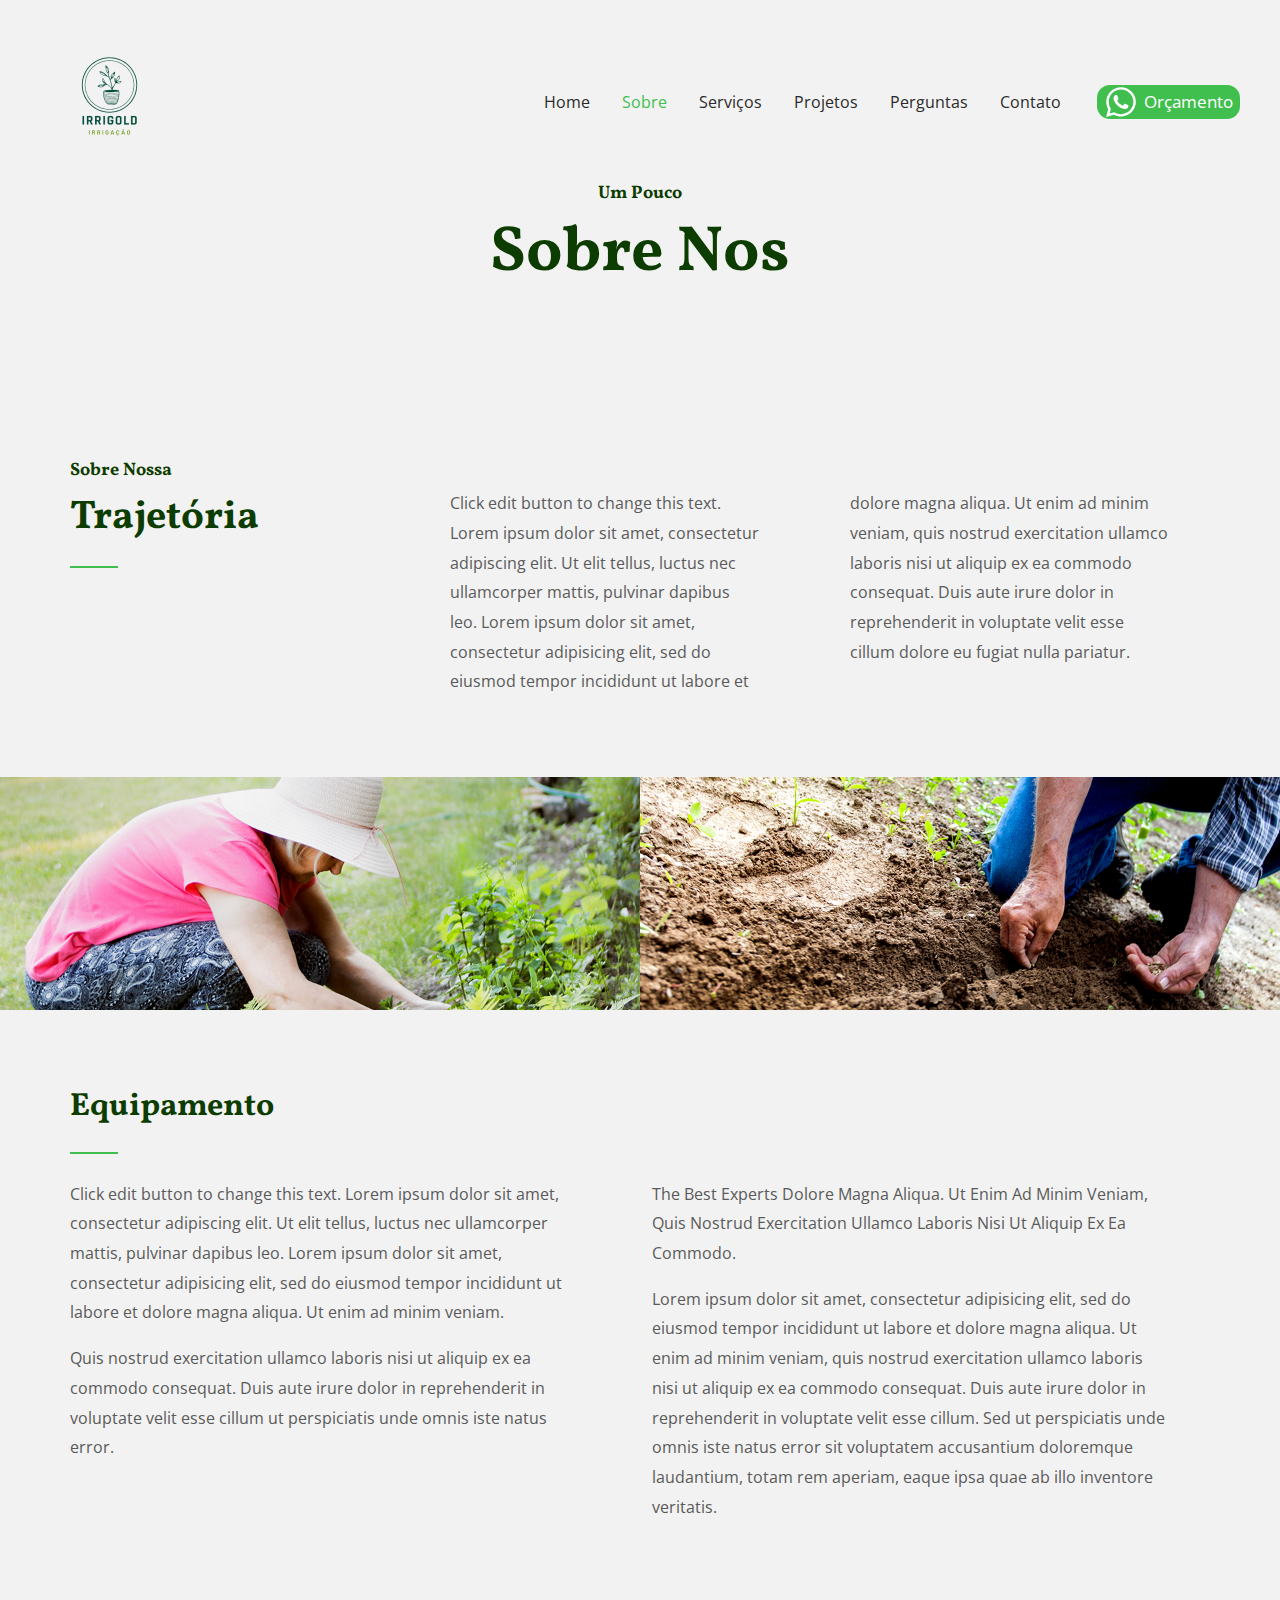
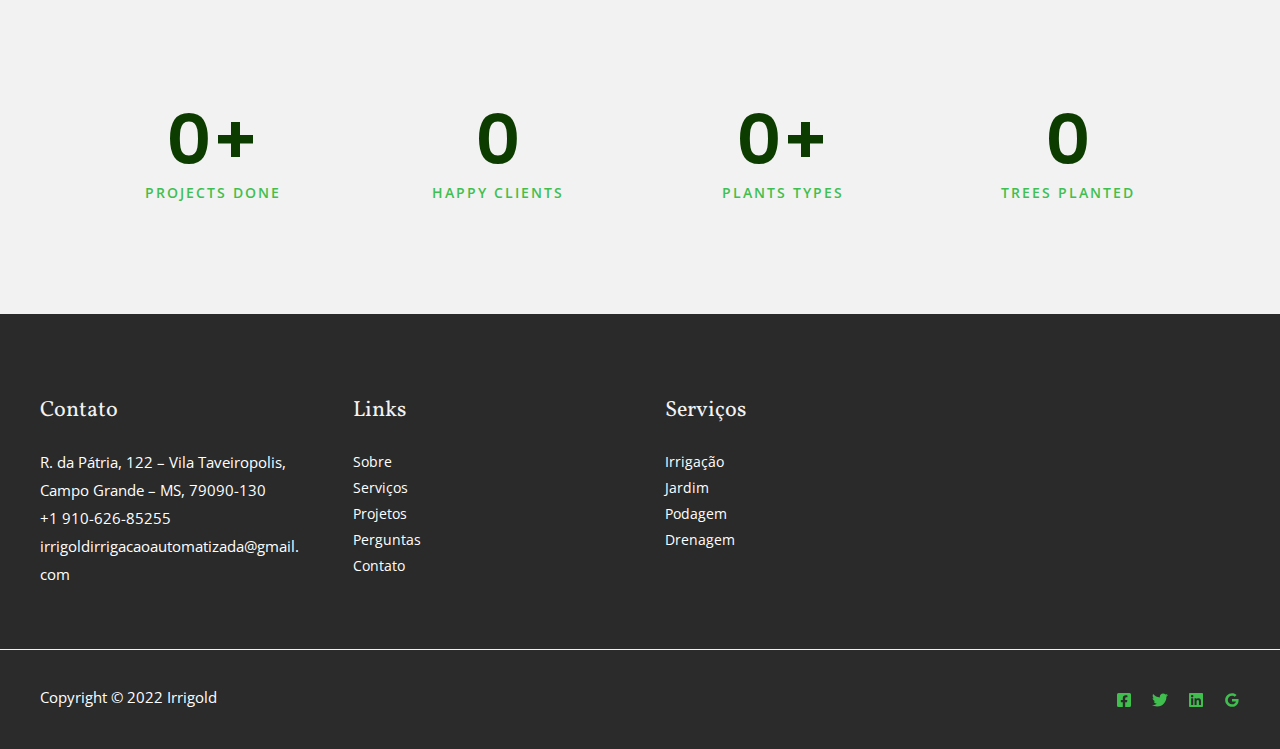
<file: about/index.html>
<!DOCTYPE html>
<html lang="pt-BR">
<head>
<meta charset="UTF-8">
<meta name="viewport" content="width=device-width, initial-scale=1">
<link rel="profile" href="https://gmpg.org/xfn/11">

<meta name="robots" content="index, follow, max-image-preview:large, max-snippet:-1, max-video-preview:-1">

	<!-- This site is optimized with the Yoast SEO plugin v19.11 - https://yoast.com/wordpress/plugins/seo/ -->
	<title>About - Irrigold</title>
	<link rel="canonical" href="https://indexsaulomathe.github.io/site-irrigold-vtest/about/">
	<meta property="og:locale" content="pt_BR">
	<meta property="og:type" content="article">
	<meta property="og:title" content="About - Irrigold">
	<meta property="og:description" content="Um pouco Sobre Nos Sobre Nossa trajetória Click edit button to change this text. Lorem ipsum dolor sit amet, consectetur adipiscing elit. Ut elit tellus, luctus nec ullamcorper mattis, pulvinar dapibus leo. Lorem ipsum dolor sit amet, consectetur adipisicing elit, sed do eiusmod tempor incididunt ut labore et dolore magna aliqua. Ut enim ad minim veniam, &hellip; About Leia mais &raquo;">
	<meta property="og:url" content="https://indexsaulomathe.github.io/site-irrigold-vtest/about/">
	<meta property="og:site_name" content="Irrigold">
	<meta property="article:modified_time" content="2022-12-12T08:30:14+00:00">
	<meta property="og:image" content="https://indexsaulomathe.github.io/site-irrigold-vtest/wp-content/uploads/2020/07/about-us-01.jpg">
	<meta name="twitter:card" content="summary_large_image">
	<meta name="twitter:label1" content="Est. tempo de leitura">
	<meta name="twitter:data1" content="2 minutos">
	<script type="application/ld+json" class="yoast-schema-graph">{
	    "@context": "https://schema.org",
	    "@graph": [
	        {
	            "@type": "WebPage",
	            "@id": "https://indexsaulomathe.github.io/site-irrigold-vtest/about/",
	            "url": "https://indexsaulomathe.github.io/site-irrigold-vtest/about/",
	            "name": "About - Irrigold",
	            "isPartOf": {
	                "@id": "https://indexsaulomathe.github.io/site-irrigold-vtest/#website"
	            },
	            "primaryImageOfPage": {
	                "@id": "https://indexsaulomathe.github.io/site-irrigold-vtest/about/#primaryimage"
	            },
	            "image": {
	                "@id": "https://indexsaulomathe.github.io/site-irrigold-vtest/about/#primaryimage"
	            },
	            "thumbnailUrl": "https://indexsaulomathe.github.io/site-irrigold-vtest/wp-content/uploads/2020/07/about-us-01.jpg",
	            "datePublished": "2018-10-09T09:16:29+00:00",
	            "dateModified": "2022-12-12T08:30:14+00:00",
	            "breadcrumb": {
	                "@id": "https://indexsaulomathe.github.io/site-irrigold-vtest/about/#breadcrumb"
	            },
	            "inLanguage": "pt-BR",
	            "potentialAction": [
	                {
	                    "@type": "ReadAction",
	                    "target": [
	                        "https://indexsaulomathe.github.io/site-irrigold-vtest/about/"
	                    ]
	                }
	            ]
	        },
	        {
	            "@type": "ImageObject",
	            "inLanguage": "pt-BR",
	            "@id": "https://indexsaulomathe.github.io/site-irrigold-vtest/about/#primaryimage",
	            "url": "https://indexsaulomathe.github.io/site-irrigold-vtest/wp-content/uploads/2020/07/about-us-01.jpg",
	            "contentUrl": "https://indexsaulomathe.github.io/site-irrigold-vtest/wp-content/uploads/2020/07/about-us-01.jpg",
	            "width": 960,
	            "height": 350
	        },
	        {
	            "@type": "BreadcrumbList",
	            "@id": "https://indexsaulomathe.github.io/site-irrigold-vtest/about/#breadcrumb",
	            "itemListElement": [
	                {
	                    "@type": "ListItem",
	                    "position": 1,
	                    "name": "Início",
	                    "item": "https://indexsaulomathe.github.io/site-irrigold-vtest/"
	                },
	                {
	                    "@type": "ListItem",
	                    "position": 2,
	                    "name": "About"
	                }
	            ]
	        },
	        {
	            "@type": "WebSite",
	            "@id": "https://indexsaulomathe.github.io/site-irrigold-vtest/#website",
	            "url": "https://indexsaulomathe.github.io/site-irrigold-vtest/",
	            "name": "Irrigold",
	            "description": "",
	            "publisher": {
	                "@id": "https://indexsaulomathe.github.io/site-irrigold-vtest/#organization"
	            },
	            "potentialAction": [
	                {
	                    "@type": "SearchAction",
	                    "target": {
	                        "@type": "EntryPoint",
	                        "urlTemplate": "https://indexsaulomathe.github.io/site-irrigold-vtest/?s={search_term_string}"
	                    },
	                    "query-input": "required name=search_term_string"
	                }
	            ],
	            "inLanguage": "pt-BR"
	        },
	        {
	            "@type": "Organization",
	            "@id": "https://indexsaulomathe.github.io/site-irrigold-vtest/#organization",
	            "name": "Irrigold",
	            "url": "https://indexsaulomathe.github.io/site-irrigold-vtest/",
	            "logo": {
	                "@type": "ImageObject",
	                "inLanguage": "pt-BR",
	                "@id": "https://indexsaulomathe.github.io/site-irrigold-vtest/#/schema/logo/image/",
	                "url": "https://indexsaulomathe.github.io/site-irrigold-vtest/wp-content/uploads/2022/12/4removed.png",
	                "contentUrl": "https://indexsaulomathe.github.io/site-irrigold-vtest/wp-content/uploads/2022/12/4removed.png",
	                "width": 500,
	                "height": 500,
	                "caption": "Irrigold"
	            },
	            "image": {
	                "@id": "https://indexsaulomathe.github.io/site-irrigold-vtest/#/schema/logo/image/"
	            }
	        }
	    ]
	}</script>
	<!-- / Yoast SEO plugin. -->


<link rel="dns-prefetch" href="//fonts.googleapis.com">
<link rel="alternate" type="application/rss+xml" title="Feed para Irrigold &raquo;" href="https://indexsaulomathe.github.io/site-irrigold-vtest/feed/">
<link rel="alternate" type="application/rss+xml" title="Feed de comentários para Irrigold &raquo;" href="https://indexsaulomathe.github.io/site-irrigold-vtest/comments/feed/">
<script>
window._wpemojiSettings = {"baseUrl":"https:\/\/s.w.org\/images\/core\/emoji\/14.0.0\/72x72\/","ext":".png","svgUrl":"https:\/\/s.w.org\/images\/core\/emoji\/14.0.0\/svg\/","svgExt":".svg","source":{"concatemoji":"https:\/\/indexsaulomathe.github.io\/site-irrigold-vtest\/wp-includes\/js\/wp-emoji-release.min.js?ver=6.1.1"}};
/*! This file is auto-generated */
!function(e,a,t){var n,r,o,i=a.createElement("canvas"),p=i.getContext&&i.getContext("2d");function s(e,t){var a=String.fromCharCode,e=(p.clearRect(0,0,i.width,i.height),p.fillText(a.apply(this,e),0,0),i.toDataURL());return p.clearRect(0,0,i.width,i.height),p.fillText(a.apply(this,t),0,0),e===i.toDataURL()}function c(e){var t=a.createElement("script");t.src=e,t.defer=t.type="text/javascript",a.getElementsByTagName("head")[0].appendChild(t)}for(o=Array("flag","emoji"),t.supports={everything:!0,everythingExceptFlag:!0},r=0;r<o.length;r++)t.supports[o[r]]=function(e){if(p&&p.fillText)switch(p.textBaseline="top",p.font="600 32px Arial",e){case"flag":return s([127987,65039,8205,9895,65039],[127987,65039,8203,9895,65039])?!1:!s([55356,56826,55356,56819],[55356,56826,8203,55356,56819])&&!s([55356,57332,56128,56423,56128,56418,56128,56421,56128,56430,56128,56423,56128,56447],[55356,57332,8203,56128,56423,8203,56128,56418,8203,56128,56421,8203,56128,56430,8203,56128,56423,8203,56128,56447]);case"emoji":return!s([129777,127995,8205,129778,127999],[129777,127995,8203,129778,127999])}return!1}(o[r]),t.supports.everything=t.supports.everything&&t.supports[o[r]],"flag"!==o[r]&&(t.supports.everythingExceptFlag=t.supports.everythingExceptFlag&&t.supports[o[r]]);t.supports.everythingExceptFlag=t.supports.everythingExceptFlag&&!t.supports.flag,t.DOMReady=!1,t.readyCallback=function(){t.DOMReady=!0},t.supports.everything||(n=function(){t.readyCallback()},a.addEventListener?(a.addEventListener("DOMContentLoaded",n,!1),e.addEventListener("load",n,!1)):(e.attachEvent("onload",n),a.attachEvent("onreadystatechange",function(){"complete"===a.readyState&&t.readyCallback()})),(e=t.source||{}).concatemoji?c(e.concatemoji):e.wpemoji&&e.twemoji&&(c(e.twemoji),c(e.wpemoji)))}(window,document,window._wpemojiSettings);
</script>
<style>img.wp-smiley,
img.emoji {
	display: inline !important;
	border: none !important;
	box-shadow: none !important;
	height: 1em !important;
	width: 1em !important;
	margin: 0 0.07em !important;
	vertical-align: -0.1em !important;
	background: none !important;
	padding: 0 !important;
}</style>
	<link rel="stylesheet" id="astra-theme-css-css" href="https://indexsaulomathe.github.io/site-irrigold-vtest/wp-content/themes/astra/assets/css/minified/frontend.min.css?ver=3.9.4" media="all">
<style id="astra-theme-css-inline-css">.ast-no-sidebar .entry-content .alignfull {margin-left: calc( -50vw + 50%);margin-right: calc( -50vw + 50%);max-width: 100vw;width: 100vw;}.ast-no-sidebar .entry-content .alignwide {margin-left: calc(-41vw + 50%);margin-right: calc(-41vw + 50%);max-width: unset;width: unset;}.ast-no-sidebar .entry-content .alignfull .alignfull,.ast-no-sidebar .entry-content .alignfull .alignwide,.ast-no-sidebar .entry-content .alignwide .alignfull,.ast-no-sidebar .entry-content .alignwide .alignwide,.ast-no-sidebar .entry-content .wp-block-column .alignfull,.ast-no-sidebar .entry-content .wp-block-column .alignwide{width: 100%;margin-left: auto;margin-right: auto;}.wp-block-gallery,.blocks-gallery-grid {margin: 0;}.wp-block-separator {max-width: 100px;}.wp-block-separator.is-style-wide,.wp-block-separator.is-style-dots {max-width: none;}.entry-content .has-2-columns .wp-block-column:first-child {padding-right: 10px;}.entry-content .has-2-columns .wp-block-column:last-child {padding-left: 10px;}@media (max-width: 782px) {.entry-content .wp-block-columns .wp-block-column {flex-basis: 100%;}.entry-content .has-2-columns .wp-block-column:first-child {padding-right: 0;}.entry-content .has-2-columns .wp-block-column:last-child {padding-left: 0;}}body .entry-content .wp-block-latest-posts {margin-left: 0;}body .entry-content .wp-block-latest-posts li {list-style: none;}.ast-no-sidebar .ast-container .entry-content .wp-block-latest-posts {margin-left: 0;}.ast-header-break-point .entry-content .alignwide {margin-left: auto;margin-right: auto;}.entry-content .blocks-gallery-item img {margin-bottom: auto;}.wp-block-pullquote {border-top: 4px solid #555d66;border-bottom: 4px solid #555d66;color: #40464d;}:root{--ast-container-default-xlg-padding:6.67em;--ast-container-default-lg-padding:5.67em;--ast-container-default-slg-padding:4.34em;--ast-container-default-md-padding:3.34em;--ast-container-default-sm-padding:6.67em;--ast-container-default-xs-padding:2.4em;--ast-container-default-xxs-padding:1.4em;}html{font-size:100%;}a,.page-title{color:var(--ast-global-color-0);}a:hover,a:focus{color:var(--ast-global-color-1);}body,button,input,select,textarea,.ast-button,.ast-custom-button{font-family:'Open Sans',sans-serif;font-weight:400;font-size:16px;font-size:1rem;}blockquote{color:var(--ast-global-color-3);}p,.entry-content p{margin-bottom:1em;}h1,.entry-content h1,h2,.entry-content h2,h3,.entry-content h3,h4,.entry-content h4,h5,.entry-content h5,h6,.entry-content h6,.site-title,.site-title a{font-family:'Vollkorn',serif;font-weight:700;text-transform:capitalize;}.ast-site-identity .site-title a{color:var(--ast-global-color-2);}.ast-site-identity .site-description{color:var(--ast-global-color-3);}.site-title{font-size:20px;font-size:1.25rem;display:none;}header .custom-logo-link img{max-width:139px;}.astra-logo-svg{width:139px;}.ast-archive-description .ast-archive-title{font-size:40px;font-size:2.5rem;}.site-header .site-description{font-size:11px;font-size:0.6875rem;display:none;}.entry-title{font-size:30px;font-size:1.875rem;}h1,.entry-content h1{font-size:64px;font-size:4rem;font-family:'Vollkorn',serif;line-height:1.1;text-transform:capitalize;}h2,.entry-content h2{font-size:40px;font-size:2.5rem;font-family:'Vollkorn',serif;line-height:1.1;text-transform:capitalize;}h3,.entry-content h3{font-size:32px;font-size:2rem;font-family:'Vollkorn',serif;line-height:1.1;text-transform:capitalize;}h4,.entry-content h4{font-size:22px;font-size:1.375rem;font-family:'Vollkorn',serif;text-transform:capitalize;}h5,.entry-content h5{font-size:18px;font-size:1.125rem;font-family:'Vollkorn',serif;text-transform:capitalize;}h6,.entry-content h6{font-size:14px;font-size:0.875rem;font-family:'Vollkorn',serif;text-transform:capitalize;}.ast-single-post .entry-title,.page-title{font-size:30px;font-size:1.875rem;}::selection{background-color:var(--ast-global-color-0);color:#000000;}body,h1,.entry-title a,.entry-content h1,h2,.entry-content h2,h3,.entry-content h3,h4,.entry-content h4,h5,.entry-content h5,h6,.entry-content h6{color:var(--ast-global-color-3);}.tagcloud a:hover,.tagcloud a:focus,.tagcloud a.current-item{color:#000000;border-color:var(--ast-global-color-0);background-color:var(--ast-global-color-0);}input:focus,input[type="text"]:focus,input[type="email"]:focus,input[type="url"]:focus,input[type="password"]:focus,input[type="reset"]:focus,input[type="search"]:focus,textarea:focus{border-color:var(--ast-global-color-0);}input[type="radio"]:checked,input[type=reset],input[type="checkbox"]:checked,input[type="checkbox"]:hover:checked,input[type="checkbox"]:focus:checked,input[type=range]::-webkit-slider-thumb{border-color:var(--ast-global-color-0);background-color:var(--ast-global-color-0);box-shadow:none;}.site-footer a:hover + .post-count,.site-footer a:focus + .post-count{background:var(--ast-global-color-0);border-color:var(--ast-global-color-0);}.single .nav-links .nav-previous,.single .nav-links .nav-next{color:var(--ast-global-color-0);}.entry-meta,.entry-meta *{line-height:1.45;color:var(--ast-global-color-0);}.entry-meta a:hover,.entry-meta a:hover *,.entry-meta a:focus,.entry-meta a:focus *,.page-links > .page-link,.page-links .page-link:hover,.post-navigation a:hover{color:var(--ast-global-color-1);}#cat option,.secondary .calendar_wrap thead a,.secondary .calendar_wrap thead a:visited{color:var(--ast-global-color-0);}.secondary .calendar_wrap #today,.ast-progress-val span{background:var(--ast-global-color-0);}.secondary a:hover + .post-count,.secondary a:focus + .post-count{background:var(--ast-global-color-0);border-color:var(--ast-global-color-0);}.calendar_wrap #today > a{color:#000000;}.page-links .page-link,.single .post-navigation a{color:var(--ast-global-color-0);}.ast-header-break-point .main-header-bar .ast-button-wrap .menu-toggle{border-radius:100px;}.widget-title{font-size:22px;font-size:1.375rem;color:var(--ast-global-color-3);}.ast-logo-title-inline .site-logo-img{padding-right:1em;}.site-logo-img img{ transition:all 0.2s linear;}.ast-page-builder-template .hentry {margin: 0;}.ast-page-builder-template .site-content > .ast-container {max-width: 100%;padding: 0;}.ast-page-builder-template .site-content #primary {padding: 0;margin: 0;}.ast-page-builder-template .no-results {text-align: center;margin: 4em auto;}.ast-page-builder-template .ast-pagination {padding: 2em;}.ast-page-builder-template .entry-header.ast-no-title.ast-no-thumbnail {margin-top: 0;}.ast-page-builder-template .entry-header.ast-header-without-markup {margin-top: 0;margin-bottom: 0;}.ast-page-builder-template .entry-header.ast-no-title.ast-no-meta {margin-bottom: 0;}.ast-page-builder-template.single .post-navigation {padding-bottom: 2em;}.ast-page-builder-template.single-post .site-content > .ast-container {max-width: 100%;}.ast-page-builder-template .entry-header {margin-top: 4em;margin-left: auto;margin-right: auto;padding-left: 20px;padding-right: 20px;}.single.ast-page-builder-template .entry-header {padding-left: 20px;padding-right: 20px;}.ast-page-builder-template .ast-archive-description {margin: 4em auto 0;padding-left: 20px;padding-right: 20px;}.ast-page-builder-template.ast-no-sidebar .entry-content .alignwide {margin-left: 0;margin-right: 0;}@media (max-width:921px){#ast-desktop-header{display:none;}}@media (min-width:921px){#ast-mobile-header{display:none;}}.wp-block-buttons.aligncenter{justify-content:center;}@media (max-width:782px){.entry-content .wp-block-columns .wp-block-column{margin-left:0px;}}.wp-block-image.aligncenter{margin-left:auto;margin-right:auto;}.wp-block-table.aligncenter{margin-left:auto;margin-right:auto;}@media (max-width:921px){.ast-separate-container #primary,.ast-separate-container #secondary{padding:1.5em 0;}#primary,#secondary{padding:1.5em 0;margin:0;}.ast-left-sidebar #content > .ast-container{display:flex;flex-direction:column-reverse;width:100%;}.ast-separate-container .ast-article-post,.ast-separate-container .ast-article-single{padding:1.5em 2.14em;}.ast-author-box img.avatar{margin:20px 0 0 0;}}@media (min-width:922px){.ast-separate-container.ast-right-sidebar #primary,.ast-separate-container.ast-left-sidebar #primary{border:0;}.search-no-results.ast-separate-container #primary{margin-bottom:4em;}}.elementor-button-wrapper .elementor-button{border-style:solid;text-decoration:none;border-top-width:0;border-right-width:0;border-left-width:0;border-bottom-width:0;}body .elementor-button.elementor-size-sm,body .elementor-button.elementor-size-xs,body .elementor-button.elementor-size-md,body .elementor-button.elementor-size-lg,body .elementor-button.elementor-size-xl,body .elementor-button{border-radius:8px;padding-top:17px;padding-right:26px;padding-bottom:17px;padding-left:26px;}.elementor-button-wrapper .elementor-button{border-color:var(--ast-global-color-0);background-color:var(--ast-global-color-0);}.elementor-button-wrapper .elementor-button:hover,.elementor-button-wrapper .elementor-button:focus{color:var(--ast-global-color-4);background-color:var(--ast-global-color-5);border-color:var(--ast-global-color-5);}.wp-block-button .wp-block-button__link ,.elementor-button-wrapper .elementor-button,.elementor-button-wrapper .elementor-button:visited{color:var(--ast-global-color-4);}.elementor-button-wrapper .elementor-button{font-family:'Poppins',sans-serif;font-weight:500;line-height:1;text-transform:capitalize;letter-spacing:0.5px;}body .elementor-button.elementor-size-sm,body .elementor-button.elementor-size-xs,body .elementor-button.elementor-size-md,body .elementor-button.elementor-size-lg,body .elementor-button.elementor-size-xl,body .elementor-button{font-size:14px;font-size:0.875rem;}.wp-block-button .wp-block-button__link:hover,.wp-block-button .wp-block-button__link:focus{color:var(--ast-global-color-4);background-color:var(--ast-global-color-5);border-color:var(--ast-global-color-5);}.elementor-widget-heading h1.elementor-heading-title{line-height:1.1;}.elementor-widget-heading h2.elementor-heading-title{line-height:1.1;}.elementor-widget-heading h3.elementor-heading-title{line-height:1.1;}.wp-block-button .wp-block-button__link{border-top-width:0;border-right-width:0;border-left-width:0;border-bottom-width:0;border-color:var(--ast-global-color-0);background-color:var(--ast-global-color-0);color:var(--ast-global-color-4);font-family:'Poppins',sans-serif;font-weight:500;line-height:1;text-transform:capitalize;letter-spacing:0.5px;font-size:14px;font-size:0.875rem;border-radius:8px;padding-top:17px;padding-right:26px;padding-bottom:17px;padding-left:26px;}.menu-toggle,button,.ast-button,.ast-custom-button,.button,input#submit,input[type="button"],input[type="submit"],input[type="reset"]{border-style:solid;border-top-width:0;border-right-width:0;border-left-width:0;border-bottom-width:0;color:var(--ast-global-color-4);border-color:var(--ast-global-color-0);background-color:var(--ast-global-color-0);border-radius:8px;padding-top:17px;padding-right:26px;padding-bottom:17px;padding-left:26px;font-family:'Poppins',sans-serif;font-weight:500;font-size:14px;font-size:0.875rem;line-height:1;text-transform:capitalize;letter-spacing:0.5px;}button:focus,.menu-toggle:hover,button:hover,.ast-button:hover,.ast-custom-button:hover .button:hover,.ast-custom-button:hover ,input[type=reset]:hover,input[type=reset]:focus,input#submit:hover,input#submit:focus,input[type="button"]:hover,input[type="button"]:focus,input[type="submit"]:hover,input[type="submit"]:focus{color:var(--ast-global-color-4);background-color:var(--ast-global-color-5);border-color:var(--ast-global-color-5);}@media (min-width:544px){.ast-container{max-width:100%;}}@media (max-width:544px){.ast-separate-container .ast-article-post,.ast-separate-container .ast-article-single,.ast-separate-container .comments-title,.ast-separate-container .ast-archive-description{padding:1.5em 1em;}.ast-separate-container #content .ast-container{padding-left:0.54em;padding-right:0.54em;}.ast-separate-container .ast-comment-list li.depth-1{padding:1.5em 1em;margin-bottom:1.5em;}.ast-separate-container .ast-comment-list .bypostauthor{padding:.5em;}.ast-search-menu-icon.ast-dropdown-active .search-field{width:170px;}}@media (max-width:921px){.ast-mobile-header-stack .main-header-bar .ast-search-menu-icon{display:inline-block;}.ast-header-break-point.ast-header-custom-item-outside .ast-mobile-header-stack .main-header-bar .ast-search-icon{margin:0;}.ast-comment-avatar-wrap img{max-width:2.5em;}.ast-separate-container .ast-comment-list li.depth-1{padding:1.5em 2.14em;}.ast-separate-container .comment-respond{padding:2em 2.14em;}.ast-comment-meta{padding:0 1.8888em 1.3333em;}}body,.ast-separate-container{background-color:var(--ast-global-color-4);;background-image:none;;}.ast-no-sidebar.ast-separate-container .entry-content .alignfull {margin-left: -6.67em;margin-right: -6.67em;width: auto;}@media (max-width: 1200px) {.ast-no-sidebar.ast-separate-container .entry-content .alignfull {margin-left: -2.4em;margin-right: -2.4em;}}@media (max-width: 768px) {.ast-no-sidebar.ast-separate-container .entry-content .alignfull {margin-left: -2.14em;margin-right: -2.14em;}}@media (max-width: 544px) {.ast-no-sidebar.ast-separate-container .entry-content .alignfull {margin-left: -1em;margin-right: -1em;}}.ast-no-sidebar.ast-separate-container .entry-content .alignwide {margin-left: -20px;margin-right: -20px;}.ast-no-sidebar.ast-separate-container .entry-content .wp-block-column .alignfull,.ast-no-sidebar.ast-separate-container .entry-content .wp-block-column .alignwide {margin-left: auto;margin-right: auto;width: 100%;}@media (max-width:921px){.site-title{font-size:18px;font-size:1.125rem;display:block;}.ast-archive-description .ast-archive-title{font-size:40px;}.site-header .site-description{font-size:12px;font-size:0.75rem;display:block;}.entry-title{font-size:30px;}h1,.entry-content h1{font-size:48px;}h2,.entry-content h2{font-size:32px;}h3,.entry-content h3{font-size:24px;}h4,.entry-content h4{font-size:20px;font-size:1.25rem;}h5,.entry-content h5{font-size:16px;font-size:1rem;}h6,.entry-content h6{font-size:13px;font-size:0.8125rem;}.ast-single-post .entry-title,.page-title{font-size:30px;}.astra-logo-svg{width:40px;}header .custom-logo-link img,.ast-header-break-point .site-logo-img .custom-mobile-logo-link img{max-width:40px;}}@media (max-width:544px){.site-title{font-size:16px;font-size:1rem;display:block;}.ast-archive-description .ast-archive-title{font-size:40px;}.site-header .site-description{font-size:11px;font-size:0.6875rem;display:none;}.entry-title{font-size:30px;}h1,.entry-content h1{font-size:40px;}h2,.entry-content h2{font-size:28px;}h3,.entry-content h3{font-size:24px;}h4,.entry-content h4{font-size:20px;font-size:1.25rem;}h5,.entry-content h5{font-size:16px;font-size:1rem;}h6,.entry-content h6{font-size:13px;font-size:0.8125rem;}.ast-single-post .entry-title,.page-title{font-size:30px;}header .custom-logo-link img,.ast-header-break-point .site-branding img,.ast-header-break-point .custom-logo-link img{max-width:37px;}.astra-logo-svg{width:37px;}.ast-header-break-point .site-logo-img .custom-mobile-logo-link img{max-width:37px;}}@media (max-width:921px){html{font-size:91.2%;}}@media (max-width:544px){html{font-size:91.2%;}}@media (min-width:922px){.ast-container{max-width:1240px;}}@font-face {font-family: "Astra";src: url(https://indexsaulomathe.github.io/site-irrigold-vtest/wp-content/themes/astra/assets/fonts/astra.woff) format("woff"),url(https://indexsaulomathe.github.io/site-irrigold-vtest/wp-content/themes/astra/assets/fonts/astra.ttf) format("truetype"),url(https://indexsaulomathe.github.io/site-irrigold-vtest/wp-content/themes/astra/assets/fonts/astra.svg#astra) format("svg");font-weight: normal;font-style: normal;font-display: fallback;}@media (min-width:922px){.main-header-menu .sub-menu .menu-item.ast-left-align-sub-menu:hover > .sub-menu,.main-header-menu .sub-menu .menu-item.ast-left-align-sub-menu.focus > .sub-menu{margin-left:-0px;}}.ast-theme-transparent-header [data-section="section-header-mobile-trigger"] .ast-button-wrap .ast-mobile-menu-trigger-outline{background:transparent;}.astra-icon-down_arrow::after {content: "\e900";font-family: Astra;}.astra-icon-close::after {content: "\e5cd";font-family: Astra;}.astra-icon-drag_handle::after {content: "\e25d";font-family: Astra;}.astra-icon-format_align_justify::after {content: "\e235";font-family: Astra;}.astra-icon-menu::after {content: "\e5d2";font-family: Astra;}.astra-icon-reorder::after {content: "\e8fe";font-family: Astra;}.astra-icon-search::after {content: "\e8b6";font-family: Astra;}.astra-icon-zoom_in::after {content: "\e56b";font-family: Astra;}.astra-icon-check-circle::after {content: "\e901";font-family: Astra;}.astra-icon-shopping-cart::after {content: "\f07a";font-family: Astra;}.astra-icon-shopping-bag::after {content: "\f290";font-family: Astra;}.astra-icon-shopping-basket::after {content: "\f291";font-family: Astra;}.astra-icon-circle-o::after {content: "\e903";font-family: Astra;}.astra-icon-certificate::after {content: "\e902";font-family: Astra;}blockquote {padding: 1.2em;}:root .has-ast-global-color-0-color{color:var(--ast-global-color-0);}:root .has-ast-global-color-0-background-color{background-color:var(--ast-global-color-0);}:root .wp-block-button .has-ast-global-color-0-color{color:var(--ast-global-color-0);}:root .wp-block-button .has-ast-global-color-0-background-color{background-color:var(--ast-global-color-0);}:root .has-ast-global-color-1-color{color:var(--ast-global-color-1);}:root .has-ast-global-color-1-background-color{background-color:var(--ast-global-color-1);}:root .wp-block-button .has-ast-global-color-1-color{color:var(--ast-global-color-1);}:root .wp-block-button .has-ast-global-color-1-background-color{background-color:var(--ast-global-color-1);}:root .has-ast-global-color-2-color{color:var(--ast-global-color-2);}:root .has-ast-global-color-2-background-color{background-color:var(--ast-global-color-2);}:root .wp-block-button .has-ast-global-color-2-color{color:var(--ast-global-color-2);}:root .wp-block-button .has-ast-global-color-2-background-color{background-color:var(--ast-global-color-2);}:root .has-ast-global-color-3-color{color:var(--ast-global-color-3);}:root .has-ast-global-color-3-background-color{background-color:var(--ast-global-color-3);}:root .wp-block-button .has-ast-global-color-3-color{color:var(--ast-global-color-3);}:root .wp-block-button .has-ast-global-color-3-background-color{background-color:var(--ast-global-color-3);}:root .has-ast-global-color-4-color{color:var(--ast-global-color-4);}:root .has-ast-global-color-4-background-color{background-color:var(--ast-global-color-4);}:root .wp-block-button .has-ast-global-color-4-color{color:var(--ast-global-color-4);}:root .wp-block-button .has-ast-global-color-4-background-color{background-color:var(--ast-global-color-4);}:root .has-ast-global-color-5-color{color:var(--ast-global-color-5);}:root .has-ast-global-color-5-background-color{background-color:var(--ast-global-color-5);}:root .wp-block-button .has-ast-global-color-5-color{color:var(--ast-global-color-5);}:root .wp-block-button .has-ast-global-color-5-background-color{background-color:var(--ast-global-color-5);}:root .has-ast-global-color-6-color{color:var(--ast-global-color-6);}:root .has-ast-global-color-6-background-color{background-color:var(--ast-global-color-6);}:root .wp-block-button .has-ast-global-color-6-color{color:var(--ast-global-color-6);}:root .wp-block-button .has-ast-global-color-6-background-color{background-color:var(--ast-global-color-6);}:root .has-ast-global-color-7-color{color:var(--ast-global-color-7);}:root .has-ast-global-color-7-background-color{background-color:var(--ast-global-color-7);}:root .wp-block-button .has-ast-global-color-7-color{color:var(--ast-global-color-7);}:root .wp-block-button .has-ast-global-color-7-background-color{background-color:var(--ast-global-color-7);}:root .has-ast-global-color-8-color{color:var(--ast-global-color-8);}:root .has-ast-global-color-8-background-color{background-color:var(--ast-global-color-8);}:root .wp-block-button .has-ast-global-color-8-color{color:var(--ast-global-color-8);}:root .wp-block-button .has-ast-global-color-8-background-color{background-color:var(--ast-global-color-8);}:root{--ast-global-color-0:#40bf4f;--ast-global-color-1:#0d3c00;--ast-global-color-2:#0d3c00;--ast-global-color-3:#5a5a5a;--ast-global-color-4:#f2f2f2;--ast-global-color-5:#ffffff;--ast-global-color-6:#f3f2ed;--ast-global-color-7:#2a2a2a;--ast-global-color-8:rgba(64,191,79,0.15);}:root {--ast-border-color : #dddddd;}@media (min-width:921px){.ast-theme-transparent-header #masthead{position:absolute;left:0;right:0;}.ast-theme-transparent-header .main-header-bar,.ast-theme-transparent-header.ast-header-break-point .main-header-bar{background:none;}body.elementor-editor-active.ast-theme-transparent-header #masthead,.fl-builder-edit .ast-theme-transparent-header #masthead,body.vc_editor.ast-theme-transparent-header #masthead,body.brz-ed.ast-theme-transparent-header #masthead{z-index:0;}.ast-header-break-point.ast-replace-site-logo-transparent.ast-theme-transparent-header .custom-mobile-logo-link{display:none;}.ast-header-break-point.ast-replace-site-logo-transparent.ast-theme-transparent-header .transparent-custom-logo{display:inline-block;}.ast-theme-transparent-header .ast-above-header,.ast-theme-transparent-header .ast-above-header.ast-above-header-bar{background-image:none;background-color:transparent;}.ast-theme-transparent-header .ast-below-header{background-image:none;background-color:transparent;}}.ast-theme-transparent-header .site-title a,.ast-theme-transparent-header .site-title a:focus,.ast-theme-transparent-header .site-title a:hover,.ast-theme-transparent-header .site-title a:visited{color:var(--ast-global-color-2);}.ast-theme-transparent-header .site-header .site-description{color:var(--ast-global-color-2);}@media (max-width:921px){.ast-theme-transparent-header #masthead{position:absolute;left:0;right:0;}.ast-theme-transparent-header .main-header-bar,.ast-theme-transparent-header.ast-header-break-point .main-header-bar{background:none;}body.elementor-editor-active.ast-theme-transparent-header #masthead,.fl-builder-edit .ast-theme-transparent-header #masthead,body.vc_editor.ast-theme-transparent-header #masthead,body.brz-ed.ast-theme-transparent-header #masthead{z-index:0;}.ast-header-break-point.ast-replace-site-logo-transparent.ast-theme-transparent-header .custom-mobile-logo-link{display:none;}.ast-header-break-point.ast-replace-site-logo-transparent.ast-theme-transparent-header .transparent-custom-logo{display:inline-block;}.ast-theme-transparent-header .ast-above-header,.ast-theme-transparent-header .ast-above-header.ast-above-header-bar{background-image:none;background-color:transparent;}.ast-theme-transparent-header .ast-below-header{background-image:none;background-color:transparent;}}.ast-theme-transparent-header #ast-desktop-header > [CLASS*="-header-wrap"]:nth-last-child(2) > [CLASS*="-header-bar"],.ast-theme-transparent-header.ast-header-break-point #ast-mobile-header > [CLASS*="-header-wrap"]:nth-last-child(2) > [CLASS*="-header-bar"]{border-bottom-width:0px;border-bottom-style:solid;}.ast-breadcrumbs .trail-browse,.ast-breadcrumbs .trail-items,.ast-breadcrumbs .trail-items li{display:inline-block;margin:0;padding:0;border:none;background:inherit;text-indent:0;}.ast-breadcrumbs .trail-browse{font-size:inherit;font-style:inherit;font-weight:inherit;color:inherit;}.ast-breadcrumbs .trail-items{list-style:none;}.trail-items li::after{padding:0 0.3em;content:"\00bb";}.trail-items li:last-of-type::after{display:none;}h1,.entry-content h1,h2,.entry-content h2,h3,.entry-content h3,h4,.entry-content h4,h5,.entry-content h5,h6,.entry-content h6{color:var(--ast-global-color-2);}@media (max-width:921px){.ast-builder-grid-row-container.ast-builder-grid-row-tablet-3-firstrow .ast-builder-grid-row > *:first-child,.ast-builder-grid-row-container.ast-builder-grid-row-tablet-3-lastrow .ast-builder-grid-row > *:last-child{grid-column:1 / -1;}}@media (max-width:544px){.ast-builder-grid-row-container.ast-builder-grid-row-mobile-3-firstrow .ast-builder-grid-row > *:first-child,.ast-builder-grid-row-container.ast-builder-grid-row-mobile-3-lastrow .ast-builder-grid-row > *:last-child{grid-column:1 / -1;}}.ast-builder-layout-element[data-section="title_tagline"]{display:flex;}@media (max-width:921px){.ast-header-break-point .ast-builder-layout-element[data-section="title_tagline"]{display:flex;}}@media (max-width:544px){.ast-header-break-point .ast-builder-layout-element[data-section="title_tagline"]{display:flex;}}[data-section*="section-hb-button-"] .menu-link{display:none;}.ast-header-button-1[data-section*="section-hb-button-"] .ast-builder-button-wrap .ast-custom-button{line-height:1;}.ast-header-button-1 .ast-custom-button{color:var(--ast-global-color-4);background:var(--ast-global-color-0);}.ast-header-button-1 .ast-custom-button:hover{color:rgba(255,255,255,0.75);background:var(--ast-global-color-0);}@media (max-width:921px){.ast-header-button-1[data-section*="section-hb-button-"] .ast-builder-button-wrap .ast-custom-button{margin-top:10px;margin-bottom:20px;margin-left:20px;margin-right:20px;}}.ast-header-button-1[data-section="section-hb-button-1"]{display:flex;}@media (max-width:921px){.ast-header-break-point .ast-header-button-1[data-section="section-hb-button-1"]{display:none;}}@media (max-width:544px){.ast-header-break-point .ast-header-button-1[data-section="section-hb-button-1"]{display:none;}}.ast-builder-menu-1{font-family:inherit;font-weight:inherit;}.ast-builder-menu-1 .menu-item > .menu-link{color:var(--ast-global-color-7);}.ast-builder-menu-1 .menu-item > .ast-menu-toggle{color:var(--ast-global-color-7);}.ast-builder-menu-1 .menu-item:hover > .menu-link,.ast-builder-menu-1 .inline-on-mobile .menu-item:hover > .ast-menu-toggle{color:var(--ast-global-color-0);}.ast-builder-menu-1 .menu-item:hover > .ast-menu-toggle{color:var(--ast-global-color-0);}.ast-builder-menu-1 .menu-item.current-menu-item > .menu-link,.ast-builder-menu-1 .inline-on-mobile .menu-item.current-menu-item > .ast-menu-toggle,.ast-builder-menu-1 .current-menu-ancestor > .menu-link{color:var(--ast-global-color-0);}.ast-builder-menu-1 .menu-item.current-menu-item > .ast-menu-toggle{color:var(--ast-global-color-0);}.ast-builder-menu-1 .sub-menu,.ast-builder-menu-1 .inline-on-mobile .sub-menu{border-top-width:0px;border-bottom-width:0px;border-right-width:0px;border-left-width:0px;border-color:#eaeaea;border-style:solid;border-radius:0px;}.ast-builder-menu-1 .main-header-menu > .menu-item > .sub-menu,.ast-builder-menu-1 .main-header-menu > .menu-item > .astra-full-megamenu-wrapper{margin-top:0px;}.ast-desktop .ast-builder-menu-1 .main-header-menu > .menu-item > .sub-menu:before,.ast-desktop .ast-builder-menu-1 .main-header-menu > .menu-item > .astra-full-megamenu-wrapper:before{height:calc( 0px + 5px );}.ast-desktop .ast-builder-menu-1 .menu-item .sub-menu .menu-link{border-style:none;}@media (max-width:921px){.ast-header-break-point .ast-builder-menu-1 .menu-item.menu-item-has-children > .ast-menu-toggle{top:0;}.ast-builder-menu-1 .menu-item-has-children > .menu-link:after{content:unset;}.ast-builder-menu-1 .main-header-menu > .menu-item > .sub-menu,.ast-builder-menu-1 .main-header-menu > .menu-item > .astra-full-megamenu-wrapper{margin-top:0;}}@media (max-width:544px){.ast-header-break-point .ast-builder-menu-1 .menu-item.menu-item-has-children > .ast-menu-toggle{top:0;}.ast-builder-menu-1 .main-header-menu > .menu-item > .sub-menu,.ast-builder-menu-1 .main-header-menu > .menu-item > .astra-full-megamenu-wrapper{margin-top:0;}}.ast-builder-menu-1{display:flex;}@media (max-width:921px){.ast-header-break-point .ast-builder-menu-1{display:flex;}}@media (max-width:544px){.ast-header-break-point .ast-builder-menu-1{display:flex;}}.ast-builder-social-element:hover {color: #0274be;}.ast-social-stack-desktop .ast-builder-social-element,.ast-social-stack-tablet .ast-builder-social-element,.ast-social-stack-mobile .ast-builder-social-element {margin-top: 6px;margin-bottom: 6px;}.ast-social-color-type-official .ast-builder-social-element,.ast-social-color-type-official .social-item-label {color: var(--color);background-color: var(--background-color);}.header-social-inner-wrap.ast-social-color-type-official .ast-builder-social-element svg,.footer-social-inner-wrap.ast-social-color-type-official .ast-builder-social-element svg {fill: currentColor;}.social-show-label-true .ast-builder-social-element {width: auto;padding: 0 0.4em;}[data-section^="section-fb-social-icons-"] .footer-social-inner-wrap {text-align: center;}.ast-footer-social-wrap {width: 100%;}.ast-footer-social-wrap .ast-builder-social-element:first-child {margin-left: 0;}.ast-footer-social-wrap .ast-builder-social-element:last-child {margin-right: 0;}.ast-header-social-wrap .ast-builder-social-element:first-child {margin-left: 0;}.ast-header-social-wrap .ast-builder-social-element:last-child {margin-right: 0;}.ast-builder-social-element {line-height: 1;color: #3a3a3a;background: transparent;vertical-align: middle;transition: all 0.01s;margin-left: 6px;margin-right: 6px;justify-content: center;align-items: center;}.ast-builder-social-element {line-height: 1;color: #3a3a3a;background: transparent;vertical-align: middle;transition: all 0.01s;margin-left: 6px;margin-right: 6px;justify-content: center;align-items: center;}.ast-builder-social-element .social-item-label {padding-left: 6px;}.ast-header-social-1-wrap .ast-builder-social-element{margin-left:12.5px;margin-right:12.5px;padding:9px;border-radius:13px;background:var(--ast-global-color-0);}.ast-header-social-1-wrap .ast-builder-social-element svg{width:34px;height:34px;}.ast-header-social-1-wrap .ast-social-icon-image-wrap{margin:9px;}.ast-header-social-1-wrap .ast-social-color-type-custom svg{fill:var(--ast-global-color-5);}.ast-header-social-1-wrap .ast-social-color-type-custom .social-item-label{color:var(--ast-global-color-5);}.ast-header-social-1-wrap{font-size:17px;font-size:1.0625rem;}.ast-builder-layout-element[data-section="section-hb-social-icons-1"]{display:flex;}@media (max-width:921px){.ast-header-break-point .ast-builder-layout-element[data-section="section-hb-social-icons-1"]{display:flex;}}@media (max-width:544px){.ast-header-break-point .ast-builder-layout-element[data-section="section-hb-social-icons-1"]{display:flex;}}.site-below-footer-wrap{padding-top:20px;padding-bottom:20px;}.site-below-footer-wrap[data-section="section-below-footer-builder"]{background-color:#2b2b2b;;background-image:none;;min-height:100px;border-style:solid;border-width:0px;border-top-width:1px;border-top-color:var(--ast-global-color-4);}.site-below-footer-wrap[data-section="section-below-footer-builder"] .ast-builder-grid-row{max-width:1200px;margin-left:auto;margin-right:auto;}.site-below-footer-wrap[data-section="section-below-footer-builder"] .ast-builder-grid-row,.site-below-footer-wrap[data-section="section-below-footer-builder"] .site-footer-section{align-items:flex-start;}.site-below-footer-wrap[data-section="section-below-footer-builder"].ast-footer-row-inline .site-footer-section{display:flex;margin-bottom:0;}.ast-builder-grid-row-2-equal .ast-builder-grid-row{grid-template-columns:repeat( 2,1fr );}@media (max-width:921px){.site-below-footer-wrap[data-section="section-below-footer-builder"].ast-footer-row-tablet-inline .site-footer-section{display:flex;margin-bottom:0;}.site-below-footer-wrap[data-section="section-below-footer-builder"].ast-footer-row-tablet-stack .site-footer-section{display:block;margin-bottom:10px;}.ast-builder-grid-row-container.ast-builder-grid-row-tablet-2-equal .ast-builder-grid-row{grid-template-columns:repeat( 2,1fr );}}@media (max-width:544px){.site-below-footer-wrap[data-section="section-below-footer-builder"].ast-footer-row-mobile-inline .site-footer-section{display:flex;margin-bottom:0;}.site-below-footer-wrap[data-section="section-below-footer-builder"].ast-footer-row-mobile-stack .site-footer-section{display:block;margin-bottom:10px;}.ast-builder-grid-row-container.ast-builder-grid-row-mobile-full .ast-builder-grid-row{grid-template-columns:1fr;}}@media (max-width:921px){.site-below-footer-wrap[data-section="section-below-footer-builder"]{padding-top:20px;padding-bottom:20px;padding-left:20px;padding-right:20px;}}.site-below-footer-wrap[data-section="section-below-footer-builder"]{display:grid;}@media (max-width:921px){.ast-header-break-point .site-below-footer-wrap[data-section="section-below-footer-builder"]{display:grid;}}@media (max-width:544px){.ast-header-break-point .site-below-footer-wrap[data-section="section-below-footer-builder"]{display:grid;}}.ast-footer-copyright{text-align:left;}.ast-footer-copyright {color:var(--ast-global-color-5);}@media (max-width:921px){.ast-footer-copyright{text-align:left;}}@media (max-width:544px){.ast-footer-copyright{text-align:center;}}.ast-footer-copyright {font-size:15px;font-size:0.9375rem;}.ast-footer-copyright.ast-builder-layout-element{display:flex;}@media (max-width:921px){.ast-header-break-point .ast-footer-copyright.ast-builder-layout-element{display:flex;}}@media (max-width:544px){.ast-header-break-point .ast-footer-copyright.ast-builder-layout-element{display:flex;}}.ast-builder-social-element:hover {color: #0274be;}.ast-social-stack-desktop .ast-builder-social-element,.ast-social-stack-tablet .ast-builder-social-element,.ast-social-stack-mobile .ast-builder-social-element {margin-top: 6px;margin-bottom: 6px;}.ast-social-color-type-official .ast-builder-social-element,.ast-social-color-type-official .social-item-label {color: var(--color);background-color: var(--background-color);}.header-social-inner-wrap.ast-social-color-type-official .ast-builder-social-element svg,.footer-social-inner-wrap.ast-social-color-type-official .ast-builder-social-element svg {fill: currentColor;}.social-show-label-true .ast-builder-social-element {width: auto;padding: 0 0.4em;}[data-section^="section-fb-social-icons-"] .footer-social-inner-wrap {text-align: center;}.ast-footer-social-wrap {width: 100%;}.ast-footer-social-wrap .ast-builder-social-element:first-child {margin-left: 0;}.ast-footer-social-wrap .ast-builder-social-element:last-child {margin-right: 0;}.ast-header-social-wrap .ast-builder-social-element:first-child {margin-left: 0;}.ast-header-social-wrap .ast-builder-social-element:last-child {margin-right: 0;}.ast-builder-social-element {line-height: 1;color: #3a3a3a;background: transparent;vertical-align: middle;transition: all 0.01s;margin-left: 6px;margin-right: 6px;justify-content: center;align-items: center;}.ast-builder-social-element {line-height: 1;color: #3a3a3a;background: transparent;vertical-align: middle;transition: all 0.01s;margin-left: 6px;margin-right: 6px;justify-content: center;align-items: center;}.ast-builder-social-element .social-item-label {padding-left: 6px;}.ast-footer-social-1-wrap .ast-builder-social-element{margin-left:10px;margin-right:10px;}.ast-footer-social-1-wrap .ast-builder-social-element svg{width:16px;height:16px;}.ast-footer-social-1-wrap .ast-social-color-type-custom svg{fill:var(--ast-global-color-0);}.ast-footer-social-1-wrap .ast-social-color-type-custom .ast-builder-social-element:hover{color:var(--ast-global-color-5);}.ast-footer-social-1-wrap .ast-social-color-type-custom .ast-builder-social-element:hover svg{fill:var(--ast-global-color-5);}.ast-footer-social-1-wrap .ast-social-color-type-custom .social-item-label{color:var(--ast-global-color-0);}.ast-footer-social-1-wrap .ast-builder-social-element:hover .social-item-label{color:var(--ast-global-color-5);}[data-section="section-fb-social-icons-1"] .footer-social-inner-wrap{text-align:right;}@media (max-width:921px){[data-section="section-fb-social-icons-1"] .footer-social-inner-wrap{text-align:right;}}@media (max-width:544px){[data-section="section-fb-social-icons-1"] .footer-social-inner-wrap{text-align:center;}}.ast-builder-layout-element[data-section="section-fb-social-icons-1"]{display:flex;}@media (max-width:921px){.ast-header-break-point .ast-builder-layout-element[data-section="section-fb-social-icons-1"]{display:flex;}}@media (max-width:544px){.ast-header-break-point .ast-builder-layout-element[data-section="section-fb-social-icons-1"]{display:flex;}}.site-footer{background-color:#222821;;background-image:none;;}.site-primary-footer-wrap{padding-top:45px;padding-bottom:45px;}.site-primary-footer-wrap[data-section="section-primary-footer-builder"]{background-color:#2a2a2a;;background-image:none;;}.site-primary-footer-wrap[data-section="section-primary-footer-builder"] .ast-builder-grid-row{max-width:1200px;margin-left:auto;margin-right:auto;}.site-primary-footer-wrap[data-section="section-primary-footer-builder"] .ast-builder-grid-row,.site-primary-footer-wrap[data-section="section-primary-footer-builder"] .site-footer-section{align-items:flex-start;}.site-primary-footer-wrap[data-section="section-primary-footer-builder"].ast-footer-row-inline .site-footer-section{display:flex;margin-bottom:0;}.ast-builder-grid-row-4-equal .ast-builder-grid-row{grid-template-columns:repeat( 4,1fr );}@media (max-width:921px){.site-primary-footer-wrap[data-section="section-primary-footer-builder"].ast-footer-row-tablet-inline .site-footer-section{display:flex;margin-bottom:0;}.site-primary-footer-wrap[data-section="section-primary-footer-builder"].ast-footer-row-tablet-stack .site-footer-section{display:block;margin-bottom:10px;}.ast-builder-grid-row-container.ast-builder-grid-row-tablet-full .ast-builder-grid-row{grid-template-columns:1fr;}}@media (max-width:544px){.site-primary-footer-wrap[data-section="section-primary-footer-builder"].ast-footer-row-mobile-inline .site-footer-section{display:flex;margin-bottom:0;}.site-primary-footer-wrap[data-section="section-primary-footer-builder"].ast-footer-row-mobile-stack .site-footer-section{display:block;margin-bottom:10px;}.ast-builder-grid-row-container.ast-builder-grid-row-mobile-full .ast-builder-grid-row{grid-template-columns:1fr;}}.site-primary-footer-wrap[data-section="section-primary-footer-builder"]{padding-top:80px;}@media (max-width:921px){.site-primary-footer-wrap[data-section="section-primary-footer-builder"]{padding-top:80px;padding-bottom:80px;padding-left:80px;padding-right:80px;}}@media (max-width:544px){.site-primary-footer-wrap[data-section="section-primary-footer-builder"]{padding-top:60px;padding-bottom:30px;padding-left:30px;padding-right:30px;}}.site-primary-footer-wrap[data-section="section-primary-footer-builder"]{display:grid;}@media (max-width:921px){.ast-header-break-point .site-primary-footer-wrap[data-section="section-primary-footer-builder"]{display:grid;}}@media (max-width:544px){.ast-header-break-point .site-primary-footer-wrap[data-section="section-primary-footer-builder"]{display:grid;}}.footer-widget-area[data-section="sidebar-widgets-footer-widget-1"] .footer-widget-area-inner{text-align:left;}@media (max-width:921px){.footer-widget-area[data-section="sidebar-widgets-footer-widget-1"] .footer-widget-area-inner{text-align:center;}}@media (max-width:544px){.footer-widget-area[data-section="sidebar-widgets-footer-widget-1"] .footer-widget-area-inner{text-align:center;}}.footer-widget-area[data-section="sidebar-widgets-footer-widget-1"] .footer-widget-area-inner{color:var(--ast-global-color-5);font-size:15px;font-size:0.9375rem;}.footer-widget-area[data-section="sidebar-widgets-footer-widget-1"] .footer-widget-area-inner a:hover{color:var(--ast-global-color-5);}.footer-widget-area[data-section="sidebar-widgets-footer-widget-1"] .widget-title{color:var(--ast-global-color-4);}.footer-widget-area[data-section="sidebar-widgets-footer-widget-1"]{display:block;}@media (max-width:921px){.ast-header-break-point .footer-widget-area[data-section="sidebar-widgets-footer-widget-1"]{display:block;}}@media (max-width:544px){.ast-header-break-point .footer-widget-area[data-section="sidebar-widgets-footer-widget-1"]{display:block;}}.footer-widget-area[data-section="sidebar-widgets-footer-widget-2"] .footer-widget-area-inner{color:var(--ast-global-color-5);font-size:14px;font-size:0.875rem;}.footer-widget-area[data-section="sidebar-widgets-footer-widget-2"] .footer-widget-area-inner a{color:var(--ast-global-color-5);}.footer-widget-area[data-section="sidebar-widgets-footer-widget-2"] .widget-title{color:var(--ast-global-color-4);}.footer-widget-area[data-section="sidebar-widgets-footer-widget-2"]{display:block;}@media (max-width:921px){.ast-header-break-point .footer-widget-area[data-section="sidebar-widgets-footer-widget-2"]{display:block;}}@media (max-width:544px){.ast-header-break-point .footer-widget-area[data-section="sidebar-widgets-footer-widget-2"]{display:block;}}.footer-widget-area[data-section="sidebar-widgets-footer-widget-3"] .footer-widget-area-inner{color:var(--ast-global-color-5);font-size:14px;font-size:0.875rem;}.footer-widget-area[data-section="sidebar-widgets-footer-widget-3"] .footer-widget-area-inner a{color:var(--ast-global-color-5);}.footer-widget-area[data-section="sidebar-widgets-footer-widget-3"] .widget-title{color:var(--ast-global-color-4);}.footer-widget-area[data-section="sidebar-widgets-footer-widget-3"]{display:block;}@media (max-width:921px){.ast-header-break-point .footer-widget-area[data-section="sidebar-widgets-footer-widget-3"]{display:block;}}@media (max-width:544px){.ast-header-break-point .footer-widget-area[data-section="sidebar-widgets-footer-widget-3"]{display:block;}}.footer-widget-area[data-section="sidebar-widgets-footer-widget-2"] .footer-widget-area-inner{text-align:left;}@media (max-width:921px){.footer-widget-area[data-section="sidebar-widgets-footer-widget-2"] .footer-widget-area-inner{text-align:center;}}@media (max-width:544px){.footer-widget-area[data-section="sidebar-widgets-footer-widget-2"] .footer-widget-area-inner{text-align:center;}}.footer-widget-area[data-section="sidebar-widgets-footer-widget-1"] .footer-widget-area-inner{color:var(--ast-global-color-5);font-size:15px;font-size:0.9375rem;}.footer-widget-area[data-section="sidebar-widgets-footer-widget-1"] .footer-widget-area-inner a:hover{color:var(--ast-global-color-5);}.footer-widget-area[data-section="sidebar-widgets-footer-widget-1"] .widget-title{color:var(--ast-global-color-4);}.footer-widget-area[data-section="sidebar-widgets-footer-widget-1"]{display:block;}@media (max-width:921px){.ast-header-break-point .footer-widget-area[data-section="sidebar-widgets-footer-widget-1"]{display:block;}}@media (max-width:544px){.ast-header-break-point .footer-widget-area[data-section="sidebar-widgets-footer-widget-1"]{display:block;}}.footer-widget-area[data-section="sidebar-widgets-footer-widget-2"] .footer-widget-area-inner{color:var(--ast-global-color-5);font-size:14px;font-size:0.875rem;}.footer-widget-area[data-section="sidebar-widgets-footer-widget-2"] .footer-widget-area-inner a{color:var(--ast-global-color-5);}.footer-widget-area[data-section="sidebar-widgets-footer-widget-2"] .widget-title{color:var(--ast-global-color-4);}.footer-widget-area[data-section="sidebar-widgets-footer-widget-2"]{display:block;}@media (max-width:921px){.ast-header-break-point .footer-widget-area[data-section="sidebar-widgets-footer-widget-2"]{display:block;}}@media (max-width:544px){.ast-header-break-point .footer-widget-area[data-section="sidebar-widgets-footer-widget-2"]{display:block;}}.footer-widget-area[data-section="sidebar-widgets-footer-widget-3"] .footer-widget-area-inner{color:var(--ast-global-color-5);font-size:14px;font-size:0.875rem;}.footer-widget-area[data-section="sidebar-widgets-footer-widget-3"] .footer-widget-area-inner a{color:var(--ast-global-color-5);}.footer-widget-area[data-section="sidebar-widgets-footer-widget-3"] .widget-title{color:var(--ast-global-color-4);}.footer-widget-area[data-section="sidebar-widgets-footer-widget-3"]{display:block;}@media (max-width:921px){.ast-header-break-point .footer-widget-area[data-section="sidebar-widgets-footer-widget-3"]{display:block;}}@media (max-width:544px){.ast-header-break-point .footer-widget-area[data-section="sidebar-widgets-footer-widget-3"]{display:block;}}.footer-widget-area[data-section="sidebar-widgets-footer-widget-3"] .footer-widget-area-inner{text-align:left;}@media (max-width:921px){.footer-widget-area[data-section="sidebar-widgets-footer-widget-3"] .footer-widget-area-inner{text-align:center;}}@media (max-width:544px){.footer-widget-area[data-section="sidebar-widgets-footer-widget-3"] .footer-widget-area-inner{text-align:center;}}.footer-widget-area[data-section="sidebar-widgets-footer-widget-1"] .footer-widget-area-inner{color:var(--ast-global-color-5);font-size:15px;font-size:0.9375rem;}.footer-widget-area[data-section="sidebar-widgets-footer-widget-1"] .footer-widget-area-inner a:hover{color:var(--ast-global-color-5);}.footer-widget-area[data-section="sidebar-widgets-footer-widget-1"] .widget-title{color:var(--ast-global-color-4);}.footer-widget-area[data-section="sidebar-widgets-footer-widget-1"]{display:block;}@media (max-width:921px){.ast-header-break-point .footer-widget-area[data-section="sidebar-widgets-footer-widget-1"]{display:block;}}@media (max-width:544px){.ast-header-break-point .footer-widget-area[data-section="sidebar-widgets-footer-widget-1"]{display:block;}}.footer-widget-area[data-section="sidebar-widgets-footer-widget-2"] .footer-widget-area-inner{color:var(--ast-global-color-5);font-size:14px;font-size:0.875rem;}.footer-widget-area[data-section="sidebar-widgets-footer-widget-2"] .footer-widget-area-inner a{color:var(--ast-global-color-5);}.footer-widget-area[data-section="sidebar-widgets-footer-widget-2"] .widget-title{color:var(--ast-global-color-4);}.footer-widget-area[data-section="sidebar-widgets-footer-widget-2"]{display:block;}@media (max-width:921px){.ast-header-break-point .footer-widget-area[data-section="sidebar-widgets-footer-widget-2"]{display:block;}}@media (max-width:544px){.ast-header-break-point .footer-widget-area[data-section="sidebar-widgets-footer-widget-2"]{display:block;}}.footer-widget-area[data-section="sidebar-widgets-footer-widget-3"] .footer-widget-area-inner{color:var(--ast-global-color-5);font-size:14px;font-size:0.875rem;}.footer-widget-area[data-section="sidebar-widgets-footer-widget-3"] .footer-widget-area-inner a{color:var(--ast-global-color-5);}.footer-widget-area[data-section="sidebar-widgets-footer-widget-3"] .widget-title{color:var(--ast-global-color-4);}.footer-widget-area[data-section="sidebar-widgets-footer-widget-3"]{display:block;}@media (max-width:921px){.ast-header-break-point .footer-widget-area[data-section="sidebar-widgets-footer-widget-3"]{display:block;}}@media (max-width:544px){.ast-header-break-point .footer-widget-area[data-section="sidebar-widgets-footer-widget-3"]{display:block;}}.elementor-widget-heading .elementor-heading-title{margin:0;}.elementor-post.elementor-grid-item.hentry{margin-bottom:0;}.woocommerce div.product .elementor-element.elementor-products-grid .related.products ul.products li.product,.elementor-element .elementor-wc-products .woocommerce[class*='columns-'] ul.products li.product{width:auto;margin:0;float:none;}.ast-left-sidebar .elementor-section.elementor-section-stretched,.ast-right-sidebar .elementor-section.elementor-section-stretched{max-width:100%;left:0 !important;}.elementor-template-full-width .ast-container{display:block;}@media (max-width:544px){.elementor-element .elementor-wc-products .woocommerce[class*="columns-"] ul.products li.product{width:auto;margin:0;}.elementor-element .woocommerce .woocommerce-result-count{float:none;}}.ast-header-break-point .main-header-bar{border-bottom-width:0px;}@media (min-width:922px){.main-header-bar{border-bottom-width:0px;}}.ast-flex{-webkit-align-content:center;-ms-flex-line-pack:center;align-content:center;-webkit-box-align:center;-webkit-align-items:center;-moz-box-align:center;-ms-flex-align:center;align-items:center;}.main-header-bar{padding:1em 0;}.ast-site-identity{padding:0;}.header-main-layout-1 .ast-flex.main-header-container, .header-main-layout-3 .ast-flex.main-header-container{-webkit-align-content:center;-ms-flex-line-pack:center;align-content:center;-webkit-box-align:center;-webkit-align-items:center;-moz-box-align:center;-ms-flex-align:center;align-items:center;}.header-main-layout-1 .ast-flex.main-header-container, .header-main-layout-3 .ast-flex.main-header-container{-webkit-align-content:center;-ms-flex-line-pack:center;align-content:center;-webkit-box-align:center;-webkit-align-items:center;-moz-box-align:center;-ms-flex-align:center;align-items:center;}.main-header-menu .sub-menu .menu-item.menu-item-has-children > .menu-link:after{position:absolute;right:1em;top:50%;transform:translate(0,-50%) rotate(270deg);}.ast-header-break-point .main-header-bar .main-header-bar-navigation .page_item_has_children > .ast-menu-toggle::before, .ast-header-break-point .main-header-bar .main-header-bar-navigation .menu-item-has-children > .ast-menu-toggle::before, .ast-mobile-popup-drawer .main-header-bar-navigation .menu-item-has-children>.ast-menu-toggle::before, .ast-header-break-point .ast-mobile-header-wrap .main-header-bar-navigation .menu-item-has-children > .ast-menu-toggle::before{font-weight:bold;content:"\e900";font-family:Astra;text-decoration:inherit;display:inline-block;}.ast-header-break-point .main-navigation ul.sub-menu .menu-item .menu-link:before{content:"\e900";font-family:Astra;font-size:.65em;text-decoration:inherit;display:inline-block;transform:translate(0, -2px) rotateZ(270deg);margin-right:5px;}.widget_search .search-form:after{font-family:Astra;font-size:1.2em;font-weight:normal;content:"\e8b6";position:absolute;top:50%;right:15px;transform:translate(0, -50%);}.astra-search-icon::before{content:"\e8b6";font-family:Astra;font-style:normal;font-weight:normal;text-decoration:inherit;text-align:center;-webkit-font-smoothing:antialiased;-moz-osx-font-smoothing:grayscale;z-index:3;}.main-header-bar .main-header-bar-navigation .page_item_has_children > a:after, .main-header-bar .main-header-bar-navigation .menu-item-has-children > a:after, .site-header-focus-item .main-header-bar-navigation .menu-item-has-children > .menu-link:after{content:"\e900";display:inline-block;font-family:Astra;font-size:.6rem;font-weight:bold;text-rendering:auto;-webkit-font-smoothing:antialiased;-moz-osx-font-smoothing:grayscale;margin-left:10px;line-height:normal;}.ast-mobile-popup-drawer .main-header-bar-navigation .ast-submenu-expanded>.ast-menu-toggle::before{transform:rotateX(180deg);}.ast-header-break-point .main-header-bar-navigation .menu-item-has-children > .menu-link:after{display:none;}.ast-separate-container .blog-layout-1, .ast-separate-container .blog-layout-2, .ast-separate-container .blog-layout-3{background-color:transparent;background-image:none;}.ast-separate-container .ast-article-post{background-color:var(--ast-global-color-5);;background-image:none;;}@media (max-width:921px){.ast-separate-container .ast-article-post{background-color:var(--ast-global-color-5);;background-image:none;;}}@media (max-width:544px){.ast-separate-container .ast-article-post{background-color:var(--ast-global-color-5);;background-image:none;;}}.ast-separate-container .ast-article-single:not(.ast-related-post), .ast-separate-container .comments-area .comment-respond,.ast-separate-container .comments-area .ast-comment-list li, .ast-separate-container .ast-woocommerce-container, .ast-separate-container .error-404, .ast-separate-container .no-results, .single.ast-separate-container  .ast-author-meta, .ast-separate-container .related-posts-title-wrapper, .ast-separate-container.ast-two-container #secondary .widget,.ast-separate-container .comments-count-wrapper, .ast-box-layout.ast-plain-container .site-content,.ast-padded-layout.ast-plain-container .site-content, .ast-separate-container .comments-area .comments-title{background-color:var(--ast-global-color-5);;background-image:none;;}@media (max-width:921px){.ast-separate-container .ast-article-single:not(.ast-related-post), .ast-separate-container .comments-area .comment-respond,.ast-separate-container .comments-area .ast-comment-list li, .ast-separate-container .ast-woocommerce-container, .ast-separate-container .error-404, .ast-separate-container .no-results, .single.ast-separate-container  .ast-author-meta, .ast-separate-container .related-posts-title-wrapper, .ast-separate-container.ast-two-container #secondary .widget,.ast-separate-container .comments-count-wrapper, .ast-box-layout.ast-plain-container .site-content,.ast-padded-layout.ast-plain-container .site-content, .ast-separate-container .comments-area .comments-title{background-color:var(--ast-global-color-5);;background-image:none;;}}@media (max-width:544px){.ast-separate-container .ast-article-single:not(.ast-related-post), .ast-separate-container .comments-area .comment-respond,.ast-separate-container .comments-area .ast-comment-list li, .ast-separate-container .ast-woocommerce-container, .ast-separate-container .error-404, .ast-separate-container .no-results, .single.ast-separate-container  .ast-author-meta, .ast-separate-container .related-posts-title-wrapper, .ast-separate-container.ast-two-container #secondary .widget,.ast-separate-container .comments-count-wrapper, .ast-box-layout.ast-plain-container .site-content,.ast-padded-layout.ast-plain-container .site-content, .ast-separate-container .comments-area .comments-title{background-color:var(--ast-global-color-5);;background-image:none;;}}.ast-mobile-header-content > *,.ast-desktop-header-content > * {padding: 10px 0;height: auto;}.ast-mobile-header-content > *:first-child,.ast-desktop-header-content > *:first-child {padding-top: 10px;}.ast-mobile-header-content > .ast-builder-menu,.ast-desktop-header-content > .ast-builder-menu {padding-top: 0;}.ast-mobile-header-content > *:last-child,.ast-desktop-header-content > *:last-child {padding-bottom: 0;}.ast-mobile-header-content .ast-search-menu-icon.ast-inline-search label,.ast-desktop-header-content .ast-search-menu-icon.ast-inline-search label {width: 100%;}.ast-desktop-header-content .main-header-bar-navigation .ast-submenu-expanded > .ast-menu-toggle::before {transform: rotateX(180deg);}#ast-desktop-header .ast-desktop-header-content,.ast-mobile-header-content .ast-search-icon,.ast-desktop-header-content .ast-search-icon,.ast-mobile-header-wrap .ast-mobile-header-content,.ast-main-header-nav-open.ast-popup-nav-open .ast-mobile-header-wrap .ast-mobile-header-content,.ast-main-header-nav-open.ast-popup-nav-open .ast-desktop-header-content {display: none;}.ast-main-header-nav-open.ast-header-break-point #ast-desktop-header .ast-desktop-header-content,.ast-main-header-nav-open.ast-header-break-point .ast-mobile-header-wrap .ast-mobile-header-content {display: block;}.ast-desktop .ast-desktop-header-content .astra-menu-animation-slide-up > .menu-item > .sub-menu,.ast-desktop .ast-desktop-header-content .astra-menu-animation-slide-up > .menu-item .menu-item > .sub-menu,.ast-desktop .ast-desktop-header-content .astra-menu-animation-slide-down > .menu-item > .sub-menu,.ast-desktop .ast-desktop-header-content .astra-menu-animation-slide-down > .menu-item .menu-item > .sub-menu,.ast-desktop .ast-desktop-header-content .astra-menu-animation-fade > .menu-item > .sub-menu,.ast-desktop .ast-desktop-header-content .astra-menu-animation-fade > .menu-item .menu-item > .sub-menu {opacity: 1;visibility: visible;}.ast-hfb-header.ast-default-menu-enable.ast-header-break-point .ast-mobile-header-wrap .ast-mobile-header-content .main-header-bar-navigation {width: unset;margin: unset;}.ast-mobile-header-content.content-align-flex-end .main-header-bar-navigation .menu-item-has-children > .ast-menu-toggle,.ast-desktop-header-content.content-align-flex-end .main-header-bar-navigation .menu-item-has-children > .ast-menu-toggle {left: calc( 20px - 0.907em);}.ast-mobile-header-content .ast-search-menu-icon,.ast-mobile-header-content .ast-search-menu-icon.slide-search,.ast-desktop-header-content .ast-search-menu-icon,.ast-desktop-header-content .ast-search-menu-icon.slide-search {width: 100%;position: relative;display: block;right: auto;transform: none;}.ast-mobile-header-content .ast-search-menu-icon.slide-search .search-form,.ast-mobile-header-content .ast-search-menu-icon .search-form,.ast-desktop-header-content .ast-search-menu-icon.slide-search .search-form,.ast-desktop-header-content .ast-search-menu-icon .search-form {right: 0;visibility: visible;opacity: 1;position: relative;top: auto;transform: none;padding: 0;display: block;overflow: hidden;}.ast-mobile-header-content .ast-search-menu-icon.ast-inline-search .search-field,.ast-mobile-header-content .ast-search-menu-icon .search-field,.ast-desktop-header-content .ast-search-menu-icon.ast-inline-search .search-field,.ast-desktop-header-content .ast-search-menu-icon .search-field {width: 100%;padding-right: 5.5em;}.ast-mobile-header-content .ast-search-menu-icon .search-submit,.ast-desktop-header-content .ast-search-menu-icon .search-submit {display: block;position: absolute;height: 100%;top: 0;right: 0;padding: 0 1em;border-radius: 0;}.ast-hfb-header.ast-default-menu-enable.ast-header-break-point .ast-mobile-header-wrap .ast-mobile-header-content .main-header-bar-navigation ul .sub-menu .menu-link {padding-left: 30px;}.ast-hfb-header.ast-default-menu-enable.ast-header-break-point .ast-mobile-header-wrap .ast-mobile-header-content .main-header-bar-navigation .sub-menu .menu-item .menu-item .menu-link {padding-left: 40px;}.ast-mobile-popup-drawer.active .ast-mobile-popup-inner{background-color:#f9f9f9;;}.ast-mobile-header-wrap .ast-mobile-header-content, .ast-desktop-header-content{background-color:#f9f9f9;;}.ast-mobile-popup-content > *, .ast-mobile-header-content > *, .ast-desktop-popup-content > *, .ast-desktop-header-content > *{padding-top:0px;padding-bottom:0px;}.content-align-flex-start .ast-builder-layout-element{justify-content:flex-start;}.content-align-flex-start .main-header-menu{text-align:left;}.ast-mobile-popup-drawer.active .menu-toggle-close{color:#3a3a3a;}.ast-mobile-header-wrap .ast-primary-header-bar,.ast-primary-header-bar .site-primary-header-wrap{min-height:70px;}.ast-desktop .ast-primary-header-bar .main-header-menu > .menu-item{line-height:70px;}@media (max-width:921px){#masthead .ast-mobile-header-wrap .ast-primary-header-bar,#masthead .ast-mobile-header-wrap .ast-below-header-bar{padding-left:20px;padding-right:20px;}}.ast-header-break-point .ast-primary-header-bar{border-bottom-width:0px;border-bottom-style:solid;}@media (min-width:922px){.ast-primary-header-bar{border-bottom-width:0px;border-bottom-style:solid;}}.ast-primary-header-bar{background-color:#ffffff;;}.ast-primary-header-bar{display:block;}@media (max-width:921px){.ast-header-break-point .ast-primary-header-bar{display:grid;}}@media (max-width:544px){.ast-header-break-point .ast-primary-header-bar{display:grid;}}[data-section="section-header-mobile-trigger"] .ast-button-wrap .ast-mobile-menu-trigger-outline{background:transparent;color:var(--ast-global-color-0);border-top-width:2px;border-bottom-width:2px;border-right-width:2px;border-left-width:2px;border-style:solid;border-color:var(--ast-global-color-0);border-radius:100px;}[data-section="section-header-mobile-trigger"] .ast-button-wrap .mobile-menu-toggle-icon .ast-mobile-svg{width:20px;height:20px;fill:var(--ast-global-color-0);}[data-section="section-header-mobile-trigger"] .ast-button-wrap .mobile-menu-wrap .mobile-menu{color:var(--ast-global-color-0);}:root{--e-global-color-astglobalcolor0:#40bf4f;--e-global-color-astglobalcolor1:#0d3c00;--e-global-color-astglobalcolor2:#0d3c00;--e-global-color-astglobalcolor3:#5a5a5a;--e-global-color-astglobalcolor4:#f2f2f2;--e-global-color-astglobalcolor5:#ffffff;--e-global-color-astglobalcolor6:#f3f2ed;--e-global-color-astglobalcolor7:#2a2a2a;--e-global-color-astglobalcolor8:rgba(64,191,79,0.15);}</style>
<link rel="stylesheet" id="astra-google-fonts-css" href="https://fonts.googleapis.com/css?family=Open+Sans%3A400%2C%7CVollkorn%3A700%2C600%7CPoppins%3A500&#038;display=fallback&#038;ver=3.9.4" media="all">
<link rel="stylesheet" id="wp-block-library-css" href="https://indexsaulomathe.github.io/site-irrigold-vtest/wp-includes/css/dist/block-library/style.min.css?ver=6.1.1" media="all">
<style id="global-styles-inline-css">body{--wp--preset--color--black: #000000;--wp--preset--color--cyan-bluish-gray: #abb8c3;--wp--preset--color--white: #ffffff;--wp--preset--color--pale-pink: #f78da7;--wp--preset--color--vivid-red: #cf2e2e;--wp--preset--color--luminous-vivid-orange: #ff6900;--wp--preset--color--luminous-vivid-amber: #fcb900;--wp--preset--color--light-green-cyan: #7bdcb5;--wp--preset--color--vivid-green-cyan: #00d084;--wp--preset--color--pale-cyan-blue: #8ed1fc;--wp--preset--color--vivid-cyan-blue: #0693e3;--wp--preset--color--vivid-purple: #9b51e0;--wp--preset--color--ast-global-color-0: var(--ast-global-color-0);--wp--preset--color--ast-global-color-1: var(--ast-global-color-1);--wp--preset--color--ast-global-color-2: var(--ast-global-color-2);--wp--preset--color--ast-global-color-3: var(--ast-global-color-3);--wp--preset--color--ast-global-color-4: var(--ast-global-color-4);--wp--preset--color--ast-global-color-5: var(--ast-global-color-5);--wp--preset--color--ast-global-color-6: var(--ast-global-color-6);--wp--preset--color--ast-global-color-7: var(--ast-global-color-7);--wp--preset--color--ast-global-color-8: var(--ast-global-color-8);--wp--preset--gradient--vivid-cyan-blue-to-vivid-purple: linear-gradient(135deg,rgba(6,147,227,1) 0%,rgb(155,81,224) 100%);--wp--preset--gradient--light-green-cyan-to-vivid-green-cyan: linear-gradient(135deg,rgb(122,220,180) 0%,rgb(0,208,130) 100%);--wp--preset--gradient--luminous-vivid-amber-to-luminous-vivid-orange: linear-gradient(135deg,rgba(252,185,0,1) 0%,rgba(255,105,0,1) 100%);--wp--preset--gradient--luminous-vivid-orange-to-vivid-red: linear-gradient(135deg,rgba(255,105,0,1) 0%,rgb(207,46,46) 100%);--wp--preset--gradient--very-light-gray-to-cyan-bluish-gray: linear-gradient(135deg,rgb(238,238,238) 0%,rgb(169,184,195) 100%);--wp--preset--gradient--cool-to-warm-spectrum: linear-gradient(135deg,rgb(74,234,220) 0%,rgb(151,120,209) 20%,rgb(207,42,186) 40%,rgb(238,44,130) 60%,rgb(251,105,98) 80%,rgb(254,248,76) 100%);--wp--preset--gradient--blush-light-purple: linear-gradient(135deg,rgb(255,206,236) 0%,rgb(152,150,240) 100%);--wp--preset--gradient--blush-bordeaux: linear-gradient(135deg,rgb(254,205,165) 0%,rgb(254,45,45) 50%,rgb(107,0,62) 100%);--wp--preset--gradient--luminous-dusk: linear-gradient(135deg,rgb(255,203,112) 0%,rgb(199,81,192) 50%,rgb(65,88,208) 100%);--wp--preset--gradient--pale-ocean: linear-gradient(135deg,rgb(255,245,203) 0%,rgb(182,227,212) 50%,rgb(51,167,181) 100%);--wp--preset--gradient--electric-grass: linear-gradient(135deg,rgb(202,248,128) 0%,rgb(113,206,126) 100%);--wp--preset--gradient--midnight: linear-gradient(135deg,rgb(2,3,129) 0%,rgb(40,116,252) 100%);--wp--preset--duotone--dark-grayscale: url('#wp-duotone-dark-grayscale');--wp--preset--duotone--grayscale: url('#wp-duotone-grayscale');--wp--preset--duotone--purple-yellow: url('#wp-duotone-purple-yellow');--wp--preset--duotone--blue-red: url('#wp-duotone-blue-red');--wp--preset--duotone--midnight: url('#wp-duotone-midnight');--wp--preset--duotone--magenta-yellow: url('#wp-duotone-magenta-yellow');--wp--preset--duotone--purple-green: url('#wp-duotone-purple-green');--wp--preset--duotone--blue-orange: url('#wp-duotone-blue-orange');--wp--preset--font-size--small: 13px;--wp--preset--font-size--medium: 20px;--wp--preset--font-size--large: 36px;--wp--preset--font-size--x-large: 42px;--wp--preset--spacing--20: 0.44rem;--wp--preset--spacing--30: 0.67rem;--wp--preset--spacing--40: 1rem;--wp--preset--spacing--50: 1.5rem;--wp--preset--spacing--60: 2.25rem;--wp--preset--spacing--70: 3.38rem;--wp--preset--spacing--80: 5.06rem;}body { margin: 0;--wp--style--global--content-size: var(--wp--custom--ast-content-width-size);--wp--style--global--wide-size: var(--wp--custom--ast-wide-width-size); }.wp-site-blocks > .alignleft { float: left; margin-right: 2em; }.wp-site-blocks > .alignright { float: right; margin-left: 2em; }.wp-site-blocks > .aligncenter { justify-content: center; margin-left: auto; margin-right: auto; }.wp-site-blocks > * { margin-block-start: 0; margin-block-end: 0; }.wp-site-blocks > * + * { margin-block-start: 24px; }body { --wp--style--block-gap: 24px; }body .is-layout-flow > *{margin-block-start: 0;margin-block-end: 0;}body .is-layout-flow > * + *{margin-block-start: 24px;margin-block-end: 0;}body .is-layout-constrained > *{margin-block-start: 0;margin-block-end: 0;}body .is-layout-constrained > * + *{margin-block-start: 24px;margin-block-end: 0;}body .is-layout-flex{gap: 24px;}body .is-layout-flow > .alignleft{float: left;margin-inline-start: 0;margin-inline-end: 2em;}body .is-layout-flow > .alignright{float: right;margin-inline-start: 2em;margin-inline-end: 0;}body .is-layout-flow > .aligncenter{margin-left: auto !important;margin-right: auto !important;}body .is-layout-constrained > .alignleft{float: left;margin-inline-start: 0;margin-inline-end: 2em;}body .is-layout-constrained > .alignright{float: right;margin-inline-start: 2em;margin-inline-end: 0;}body .is-layout-constrained > .aligncenter{margin-left: auto !important;margin-right: auto !important;}body .is-layout-constrained > :where(:not(.alignleft):not(.alignright):not(.alignfull)){max-width: var(--wp--style--global--content-size);margin-left: auto !important;margin-right: auto !important;}body .is-layout-constrained > .alignwide{max-width: var(--wp--style--global--wide-size);}body .is-layout-flex{display: flex;}body .is-layout-flex{flex-wrap: wrap;align-items: center;}body .is-layout-flex > *{margin: 0;}body{padding-top: 0px;padding-right: 0px;padding-bottom: 0px;padding-left: 0px;}a:where(:not(.wp-element-button)){text-decoration: none;}.wp-element-button, .wp-block-button__link{background-color: #32373c;border-width: 0;color: #fff;font-family: inherit;font-size: inherit;line-height: inherit;padding: calc(0.667em + 2px) calc(1.333em + 2px);text-decoration: none;}.has-black-color{color: var(--wp--preset--color--black) !important;}.has-cyan-bluish-gray-color{color: var(--wp--preset--color--cyan-bluish-gray) !important;}.has-white-color{color: var(--wp--preset--color--white) !important;}.has-pale-pink-color{color: var(--wp--preset--color--pale-pink) !important;}.has-vivid-red-color{color: var(--wp--preset--color--vivid-red) !important;}.has-luminous-vivid-orange-color{color: var(--wp--preset--color--luminous-vivid-orange) !important;}.has-luminous-vivid-amber-color{color: var(--wp--preset--color--luminous-vivid-amber) !important;}.has-light-green-cyan-color{color: var(--wp--preset--color--light-green-cyan) !important;}.has-vivid-green-cyan-color{color: var(--wp--preset--color--vivid-green-cyan) !important;}.has-pale-cyan-blue-color{color: var(--wp--preset--color--pale-cyan-blue) !important;}.has-vivid-cyan-blue-color{color: var(--wp--preset--color--vivid-cyan-blue) !important;}.has-vivid-purple-color{color: var(--wp--preset--color--vivid-purple) !important;}.has-ast-global-color-0-color{color: var(--wp--preset--color--ast-global-color-0) !important;}.has-ast-global-color-1-color{color: var(--wp--preset--color--ast-global-color-1) !important;}.has-ast-global-color-2-color{color: var(--wp--preset--color--ast-global-color-2) !important;}.has-ast-global-color-3-color{color: var(--wp--preset--color--ast-global-color-3) !important;}.has-ast-global-color-4-color{color: var(--wp--preset--color--ast-global-color-4) !important;}.has-ast-global-color-5-color{color: var(--wp--preset--color--ast-global-color-5) !important;}.has-ast-global-color-6-color{color: var(--wp--preset--color--ast-global-color-6) !important;}.has-ast-global-color-7-color{color: var(--wp--preset--color--ast-global-color-7) !important;}.has-ast-global-color-8-color{color: var(--wp--preset--color--ast-global-color-8) !important;}.has-black-background-color{background-color: var(--wp--preset--color--black) !important;}.has-cyan-bluish-gray-background-color{background-color: var(--wp--preset--color--cyan-bluish-gray) !important;}.has-white-background-color{background-color: var(--wp--preset--color--white) !important;}.has-pale-pink-background-color{background-color: var(--wp--preset--color--pale-pink) !important;}.has-vivid-red-background-color{background-color: var(--wp--preset--color--vivid-red) !important;}.has-luminous-vivid-orange-background-color{background-color: var(--wp--preset--color--luminous-vivid-orange) !important;}.has-luminous-vivid-amber-background-color{background-color: var(--wp--preset--color--luminous-vivid-amber) !important;}.has-light-green-cyan-background-color{background-color: var(--wp--preset--color--light-green-cyan) !important;}.has-vivid-green-cyan-background-color{background-color: var(--wp--preset--color--vivid-green-cyan) !important;}.has-pale-cyan-blue-background-color{background-color: var(--wp--preset--color--pale-cyan-blue) !important;}.has-vivid-cyan-blue-background-color{background-color: var(--wp--preset--color--vivid-cyan-blue) !important;}.has-vivid-purple-background-color{background-color: var(--wp--preset--color--vivid-purple) !important;}.has-ast-global-color-0-background-color{background-color: var(--wp--preset--color--ast-global-color-0) !important;}.has-ast-global-color-1-background-color{background-color: var(--wp--preset--color--ast-global-color-1) !important;}.has-ast-global-color-2-background-color{background-color: var(--wp--preset--color--ast-global-color-2) !important;}.has-ast-global-color-3-background-color{background-color: var(--wp--preset--color--ast-global-color-3) !important;}.has-ast-global-color-4-background-color{background-color: var(--wp--preset--color--ast-global-color-4) !important;}.has-ast-global-color-5-background-color{background-color: var(--wp--preset--color--ast-global-color-5) !important;}.has-ast-global-color-6-background-color{background-color: var(--wp--preset--color--ast-global-color-6) !important;}.has-ast-global-color-7-background-color{background-color: var(--wp--preset--color--ast-global-color-7) !important;}.has-ast-global-color-8-background-color{background-color: var(--wp--preset--color--ast-global-color-8) !important;}.has-black-border-color{border-color: var(--wp--preset--color--black) !important;}.has-cyan-bluish-gray-border-color{border-color: var(--wp--preset--color--cyan-bluish-gray) !important;}.has-white-border-color{border-color: var(--wp--preset--color--white) !important;}.has-pale-pink-border-color{border-color: var(--wp--preset--color--pale-pink) !important;}.has-vivid-red-border-color{border-color: var(--wp--preset--color--vivid-red) !important;}.has-luminous-vivid-orange-border-color{border-color: var(--wp--preset--color--luminous-vivid-orange) !important;}.has-luminous-vivid-amber-border-color{border-color: var(--wp--preset--color--luminous-vivid-amber) !important;}.has-light-green-cyan-border-color{border-color: var(--wp--preset--color--light-green-cyan) !important;}.has-vivid-green-cyan-border-color{border-color: var(--wp--preset--color--vivid-green-cyan) !important;}.has-pale-cyan-blue-border-color{border-color: var(--wp--preset--color--pale-cyan-blue) !important;}.has-vivid-cyan-blue-border-color{border-color: var(--wp--preset--color--vivid-cyan-blue) !important;}.has-vivid-purple-border-color{border-color: var(--wp--preset--color--vivid-purple) !important;}.has-ast-global-color-0-border-color{border-color: var(--wp--preset--color--ast-global-color-0) !important;}.has-ast-global-color-1-border-color{border-color: var(--wp--preset--color--ast-global-color-1) !important;}.has-ast-global-color-2-border-color{border-color: var(--wp--preset--color--ast-global-color-2) !important;}.has-ast-global-color-3-border-color{border-color: var(--wp--preset--color--ast-global-color-3) !important;}.has-ast-global-color-4-border-color{border-color: var(--wp--preset--color--ast-global-color-4) !important;}.has-ast-global-color-5-border-color{border-color: var(--wp--preset--color--ast-global-color-5) !important;}.has-ast-global-color-6-border-color{border-color: var(--wp--preset--color--ast-global-color-6) !important;}.has-ast-global-color-7-border-color{border-color: var(--wp--preset--color--ast-global-color-7) !important;}.has-ast-global-color-8-border-color{border-color: var(--wp--preset--color--ast-global-color-8) !important;}.has-vivid-cyan-blue-to-vivid-purple-gradient-background{background: var(--wp--preset--gradient--vivid-cyan-blue-to-vivid-purple) !important;}.has-light-green-cyan-to-vivid-green-cyan-gradient-background{background: var(--wp--preset--gradient--light-green-cyan-to-vivid-green-cyan) !important;}.has-luminous-vivid-amber-to-luminous-vivid-orange-gradient-background{background: var(--wp--preset--gradient--luminous-vivid-amber-to-luminous-vivid-orange) !important;}.has-luminous-vivid-orange-to-vivid-red-gradient-background{background: var(--wp--preset--gradient--luminous-vivid-orange-to-vivid-red) !important;}.has-very-light-gray-to-cyan-bluish-gray-gradient-background{background: var(--wp--preset--gradient--very-light-gray-to-cyan-bluish-gray) !important;}.has-cool-to-warm-spectrum-gradient-background{background: var(--wp--preset--gradient--cool-to-warm-spectrum) !important;}.has-blush-light-purple-gradient-background{background: var(--wp--preset--gradient--blush-light-purple) !important;}.has-blush-bordeaux-gradient-background{background: var(--wp--preset--gradient--blush-bordeaux) !important;}.has-luminous-dusk-gradient-background{background: var(--wp--preset--gradient--luminous-dusk) !important;}.has-pale-ocean-gradient-background{background: var(--wp--preset--gradient--pale-ocean) !important;}.has-electric-grass-gradient-background{background: var(--wp--preset--gradient--electric-grass) !important;}.has-midnight-gradient-background{background: var(--wp--preset--gradient--midnight) !important;}.has-small-font-size{font-size: var(--wp--preset--font-size--small) !important;}.has-medium-font-size{font-size: var(--wp--preset--font-size--medium) !important;}.has-large-font-size{font-size: var(--wp--preset--font-size--large) !important;}.has-x-large-font-size{font-size: var(--wp--preset--font-size--x-large) !important;}
.wp-block-navigation a:where(:not(.wp-element-button)){color: inherit;}
.wp-block-pullquote{font-size: 1.5em;line-height: 1.6;}</style>
<link rel="stylesheet" id="hfe-style-css" href="https://indexsaulomathe.github.io/site-irrigold-vtest/wp-content/plugins/header-footer-elementor/assets/css/header-footer-elementor.css?ver=1.6.13" media="all">
<link rel="stylesheet" id="elementor-icons-css" href="https://indexsaulomathe.github.io/site-irrigold-vtest/wp-content/plugins/elementor/assets/lib/eicons/css/elementor-icons.min.css?ver=5.16.0" media="all">
<link rel="stylesheet" id="elementor-frontend-css" href="https://indexsaulomathe.github.io/site-irrigold-vtest/wp-content/plugins/elementor/assets/css/frontend-lite.min.css?ver=3.9.0" media="all">
<link rel="stylesheet" id="elementor-post-320-css" href="https://indexsaulomathe.github.io/site-irrigold-vtest/wp-content/uploads/elementor/css/post-320.css?ver=1670830113" media="all">
<link rel="stylesheet" id="font-awesome-5-all-css" href="https://indexsaulomathe.github.io/site-irrigold-vtest/wp-content/plugins/elementor/assets/lib/font-awesome/css/all.min.css?ver=3.9.0" media="all">
<link rel="stylesheet" id="font-awesome-4-shim-css" href="https://indexsaulomathe.github.io/site-irrigold-vtest/wp-content/plugins/elementor/assets/lib/font-awesome/css/v4-shims.min.css?ver=3.9.0" media="all">
<link rel="stylesheet" id="elementor-post-658-css" href="https://indexsaulomathe.github.io/site-irrigold-vtest/wp-content/uploads/elementor/css/post-658.css?ver=1670834835" media="all">
<link rel="stylesheet" id="hfe-widgets-style-css" href="https://indexsaulomathe.github.io/site-irrigold-vtest/wp-content/plugins/header-footer-elementor/inc/widgets-css/frontend.css?ver=1.6.13" media="all">
<link rel="stylesheet" id="google-fonts-1-css" href="https://fonts.googleapis.com/css?family=Roboto%3A100%2C100italic%2C200%2C200italic%2C300%2C300italic%2C400%2C400italic%2C500%2C500italic%2C600%2C600italic%2C700%2C700italic%2C800%2C800italic%2C900%2C900italic%7CRoboto+Slab%3A100%2C100italic%2C200%2C200italic%2C300%2C300italic%2C400%2C400italic%2C500%2C500italic%2C600%2C600italic%2C700%2C700italic%2C800%2C800italic%2C900%2C900italic%7CPoppins%3A100%2C100italic%2C200%2C200italic%2C300%2C300italic%2C400%2C400italic%2C500%2C500italic%2C600%2C600italic%2C700%2C700italic%2C800%2C800italic%2C900%2C900italic&#038;display=swap&#038;ver=6.1.1" media="all">
<link rel="preconnect" href="https://fonts.gstatic.com/" crossorigin>
<!--[if IE]>
<script src='http://localhost/irrigold/wp-content/themes/astra/assets/js/minified/flexibility.min.js?ver=3.9.4' id='astra-flexibility-js'></script>
<script id='astra-flexibility-js-after'>
flexibility(document.documentElement);
</script>
<![endif]-->
<script src="https://indexsaulomathe.github.io/site-irrigold-vtest/wp-content/plugins/elementor/assets/lib/font-awesome/js/v4-shims.min.js?ver=3.9.0" id="font-awesome-4-shim-js"></script>
<link rel="https://api.w.org/" href="https://indexsaulomathe.github.io/site-irrigold-vtest/wp-json/">
<link rel="alternate" type="application/json" href="https://indexsaulomathe.github.io/site-irrigold-vtest/wp-json/wp/v2/pages/658">
<link rel="EditURI" type="application/rsd+xml" title="RSD" href="https://indexsaulomathe.github.io/site-irrigold-vtest/xmlrpc.php?rsd">
<link rel="wlwmanifest" type="application/wlwmanifest+xml" href="https://indexsaulomathe.github.io/site-irrigold-vtest/wp-includes/wlwmanifest.xml">
<meta name="generator" content="WordPress 6.1.1">
<link rel="shortlink" href="https://indexsaulomathe.github.io/site-irrigold-vtest/?p=658">
<link rel="alternate" type="application/json+oembed" href="https://indexsaulomathe.github.io/site-irrigold-vtest/wp-json/oembed/1.0/embed?url=https%3A%2F%2Findexsaulomathe.github.io%2Fsite-irrigold-vtest%2Fabout%2F">
<link rel="alternate" type="text/xml+oembed" href="https://indexsaulomathe.github.io/site-irrigold-vtest/wp-json/oembed/1.0/embed?url=https%3A%2F%2Findexsaulomathe.github.io%2Fsite-irrigold-vtest%2Fabout%2F&#038;format=xml">
<meta name="generator" content="Site Kit by Google 1.89.0">
<style>.recentcomments a{display:inline !important;padding:0 !important;margin:0 !important;}</style>
</head>

<body itemtype="https://schema.org/WebPage" itemscope="itemscope" class="page-template-default page page-id-658 wp-custom-logo ehf-template-astra ehf-stylesheet-astra ast-single-post ast-inherit-site-logo-transparent ast-theme-transparent-header ast-hfb-header ast-desktop ast-page-builder-template ast-no-sidebar astra-3.9.4 elementor-default elementor-kit-320 elementor-page elementor-page-658">
<svg xmlns="http://www.w3.org/2000/svg" viewbox="0 0 0 0" width="0" height="0" focusable="false" role="none" style="visibility: hidden; position: absolute; left: -9999px; overflow: hidden;"><defs><filter id="wp-duotone-dark-grayscale"><fecolormatrix color-interpolation-filters="sRGB" type="matrix" values=" .299 .587 .114 0 0 .299 .587 .114 0 0 .299 .587 .114 0 0 .299 .587 .114 0 0 "></fecolormatrix><fecomponenttransfer color-interpolation-filters="sRGB"><fefuncr type="table" tablevalues="0 0.49803921568627"></fefuncr><fefuncg type="table" tablevalues="0 0.49803921568627"></fefuncg><fefuncb type="table" tablevalues="0 0.49803921568627"></fefuncb><fefunca type="table" tablevalues="1 1"></fefunca></fecomponenttransfer><fecomposite in2="SourceGraphic" operator="in"></fecomposite></filter></defs></svg><svg xmlns="http://www.w3.org/2000/svg" viewbox="0 0 0 0" width="0" height="0" focusable="false" role="none" style="visibility: hidden; position: absolute; left: -9999px; overflow: hidden;"><defs><filter id="wp-duotone-grayscale"><fecolormatrix color-interpolation-filters="sRGB" type="matrix" values=" .299 .587 .114 0 0 .299 .587 .114 0 0 .299 .587 .114 0 0 .299 .587 .114 0 0 "></fecolormatrix><fecomponenttransfer color-interpolation-filters="sRGB"><fefuncr type="table" tablevalues="0 1"></fefuncr><fefuncg type="table" tablevalues="0 1"></fefuncg><fefuncb type="table" tablevalues="0 1"></fefuncb><fefunca type="table" tablevalues="1 1"></fefunca></fecomponenttransfer><fecomposite in2="SourceGraphic" operator="in"></fecomposite></filter></defs></svg><svg xmlns="http://www.w3.org/2000/svg" viewbox="0 0 0 0" width="0" height="0" focusable="false" role="none" style="visibility: hidden; position: absolute; left: -9999px; overflow: hidden;"><defs><filter id="wp-duotone-purple-yellow"><fecolormatrix color-interpolation-filters="sRGB" type="matrix" values=" .299 .587 .114 0 0 .299 .587 .114 0 0 .299 .587 .114 0 0 .299 .587 .114 0 0 "></fecolormatrix><fecomponenttransfer color-interpolation-filters="sRGB"><fefuncr type="table" tablevalues="0.54901960784314 0.98823529411765"></fefuncr><fefuncg type="table" tablevalues="0 1"></fefuncg><fefuncb type="table" tablevalues="0.71764705882353 0.25490196078431"></fefuncb><fefunca type="table" tablevalues="1 1"></fefunca></fecomponenttransfer><fecomposite in2="SourceGraphic" operator="in"></fecomposite></filter></defs></svg><svg xmlns="http://www.w3.org/2000/svg" viewbox="0 0 0 0" width="0" height="0" focusable="false" role="none" style="visibility: hidden; position: absolute; left: -9999px; overflow: hidden;"><defs><filter id="wp-duotone-blue-red"><fecolormatrix color-interpolation-filters="sRGB" type="matrix" values=" .299 .587 .114 0 0 .299 .587 .114 0 0 .299 .587 .114 0 0 .299 .587 .114 0 0 "></fecolormatrix><fecomponenttransfer color-interpolation-filters="sRGB"><fefuncr type="table" tablevalues="0 1"></fefuncr><fefuncg type="table" tablevalues="0 0.27843137254902"></fefuncg><fefuncb type="table" tablevalues="0.5921568627451 0.27843137254902"></fefuncb><fefunca type="table" tablevalues="1 1"></fefunca></fecomponenttransfer><fecomposite in2="SourceGraphic" operator="in"></fecomposite></filter></defs></svg><svg xmlns="http://www.w3.org/2000/svg" viewbox="0 0 0 0" width="0" height="0" focusable="false" role="none" style="visibility: hidden; position: absolute; left: -9999px; overflow: hidden;"><defs><filter id="wp-duotone-midnight"><fecolormatrix color-interpolation-filters="sRGB" type="matrix" values=" .299 .587 .114 0 0 .299 .587 .114 0 0 .299 .587 .114 0 0 .299 .587 .114 0 0 "></fecolormatrix><fecomponenttransfer color-interpolation-filters="sRGB"><fefuncr type="table" tablevalues="0 0"></fefuncr><fefuncg type="table" tablevalues="0 0.64705882352941"></fefuncg><fefuncb type="table" tablevalues="0 1"></fefuncb><fefunca type="table" tablevalues="1 1"></fefunca></fecomponenttransfer><fecomposite in2="SourceGraphic" operator="in"></fecomposite></filter></defs></svg><svg xmlns="http://www.w3.org/2000/svg" viewbox="0 0 0 0" width="0" height="0" focusable="false" role="none" style="visibility: hidden; position: absolute; left: -9999px; overflow: hidden;"><defs><filter id="wp-duotone-magenta-yellow"><fecolormatrix color-interpolation-filters="sRGB" type="matrix" values=" .299 .587 .114 0 0 .299 .587 .114 0 0 .299 .587 .114 0 0 .299 .587 .114 0 0 "></fecolormatrix><fecomponenttransfer color-interpolation-filters="sRGB"><fefuncr type="table" tablevalues="0.78039215686275 1"></fefuncr><fefuncg type="table" tablevalues="0 0.94901960784314"></fefuncg><fefuncb type="table" tablevalues="0.35294117647059 0.47058823529412"></fefuncb><fefunca type="table" tablevalues="1 1"></fefunca></fecomponenttransfer><fecomposite in2="SourceGraphic" operator="in"></fecomposite></filter></defs></svg><svg xmlns="http://www.w3.org/2000/svg" viewbox="0 0 0 0" width="0" height="0" focusable="false" role="none" style="visibility: hidden; position: absolute; left: -9999px; overflow: hidden;"><defs><filter id="wp-duotone-purple-green"><fecolormatrix color-interpolation-filters="sRGB" type="matrix" values=" .299 .587 .114 0 0 .299 .587 .114 0 0 .299 .587 .114 0 0 .299 .587 .114 0 0 "></fecolormatrix><fecomponenttransfer color-interpolation-filters="sRGB"><fefuncr type="table" tablevalues="0.65098039215686 0.40392156862745"></fefuncr><fefuncg type="table" tablevalues="0 1"></fefuncg><fefuncb type="table" tablevalues="0.44705882352941 0.4"></fefuncb><fefunca type="table" tablevalues="1 1"></fefunca></fecomponenttransfer><fecomposite in2="SourceGraphic" operator="in"></fecomposite></filter></defs></svg><svg xmlns="http://www.w3.org/2000/svg" viewbox="0 0 0 0" width="0" height="0" focusable="false" role="none" style="visibility: hidden; position: absolute; left: -9999px; overflow: hidden;"><defs><filter id="wp-duotone-blue-orange"><fecolormatrix color-interpolation-filters="sRGB" type="matrix" values=" .299 .587 .114 0 0 .299 .587 .114 0 0 .299 .587 .114 0 0 .299 .587 .114 0 0 "></fecolormatrix><fecomponenttransfer color-interpolation-filters="sRGB"><fefuncr type="table" tablevalues="0.098039215686275 1"></fefuncr><fefuncg type="table" tablevalues="0 0.66274509803922"></fefuncg><fefuncb type="table" tablevalues="0.84705882352941 0.41960784313725"></fefuncb><fefunca type="table" tablevalues="1 1"></fefunca></fecomponenttransfer><fecomposite in2="SourceGraphic" operator="in"></fecomposite></filter></defs></svg>
<a class="skip-link screen-reader-text" href="#content" role="link" title="Ir para o conteúdo">
		Ir para o conteúdo</a>

<div class="hfeed site" id="page">
			<header class="site-header header-main-layout-1 ast-primary-menu-enabled ast-logo-title-inline ast-builder-menu-toggle-icon ast-mobile-header-inline" id="masthead" itemtype="https://schema.org/WPHeader" itemscope="itemscope" itemid="#masthead">
			<div id="ast-desktop-header" data-toggle-type="dropdown">
		<div class="ast-main-header-wrap main-header-bar-wrap ">
		<div class="ast-primary-header-bar ast-primary-header main-header-bar site-header-focus-item" data-section="section-primary-header-builder">
						<div class="site-primary-header-wrap ast-builder-grid-row-container site-header-focus-item ast-container" data-section="section-primary-header-builder">
				<div class="ast-builder-grid-row ast-builder-grid-row-has-sides ast-builder-grid-row-no-center">
											<div class="site-header-primary-section-left site-header-section ast-flex site-header-section-left">
									<div class="ast-builder-layout-element ast-flex site-header-focus-item" data-section="title_tagline">
											<div class="site-branding ast-site-identity" itemtype="https://schema.org/Organization" itemscope="itemscope">
					<span class="site-logo-img"><a href="https://indexsaulomathe.github.io/site-irrigold-vtest/" class="custom-logo-link" rel="home"><img width="139" height="139" src="https://indexsaulomathe.github.io/site-irrigold-vtest/wp-content/uploads/2022/12/4removed-139x139.png" class="custom-logo" alt="Irrigold" decoding="async" srcset="https://indexsaulomathe.github.io/site-irrigold-vtest/wp-content/uploads/2022/12/4removed-139x139.png 139w, https://indexsaulomathe.github.io/site-irrigold-vtest/wp-content/uploads/2022/12/4removed-300x300.png 300w, https://indexsaulomathe.github.io/site-irrigold-vtest/wp-content/uploads/2022/12/4removed-150x150.png 150w, https://indexsaulomathe.github.io/site-irrigold-vtest/wp-content/uploads/2022/12/4removed.png 500w" sizes="(max-width: 139px) 100vw, 139px"></a></span><div class="ast-site-title-wrap">
						<span class="site-title" itemprop="name">
				<a href="https://indexsaulomathe.github.io/site-irrigold-vtest/" rel="home" itemprop="url">
					Irrigold
				</a>
			</span>
						<p class="site-description" itemprop="description">
				
			</p>
				</div>				</div>
			<!-- .site-branding -->
					</div>
								</div>
																									<div class="site-header-primary-section-right site-header-section ast-flex ast-grid-right-section">
										<div class="ast-builder-menu-1 ast-builder-menu ast-flex ast-builder-menu-1-focus-item ast-builder-layout-element site-header-focus-item" data-section="section-hb-menu-1">
			<div class="ast-main-header-bar-alignment"><div class="main-header-bar-navigation"><nav class="site-navigation ast-flex-grow-1 navigation-accessibility site-header-focus-item" id="primary-site-navigation" aria-label="Navegação do site" itemtype="https://schema.org/SiteNavigationElement" itemscope="itemscope"><div class="main-navigation ast-inline-flex"><ul id="ast-hf-menu-1" class="main-header-menu ast-menu-shadow ast-nav-menu ast-flex  submenu-with-border stack-on-mobile">
<li id="menu-item-18" class="menu-item menu-item-type-post_type menu-item-object-page menu-item-home menu-item-18"><a href="https://indexsaulomathe.github.io/site-irrigold-vtest/" class="menu-link">Home</a></li>
<li id="menu-item-17" class="menu-item menu-item-type-post_type menu-item-object-page current-menu-item page_item page-item-658 current_page_item menu-item-17"><a href="https://indexsaulomathe.github.io/site-irrigold-vtest/about/" aria-current="page" class="menu-link">Sobre</a></li>
<li id="menu-item-662" class="menu-item menu-item-type-post_type menu-item-object-page menu-item-662"><a href="https://indexsaulomathe.github.io/site-irrigold-vtest/services/" class="menu-link">Serviços</a></li>
<li id="menu-item-661" class="menu-item menu-item-type-post_type menu-item-object-page menu-item-661"><a href="https://indexsaulomathe.github.io/site-irrigold-vtest/projects/" class="menu-link">Projetos</a></li>
<li id="menu-item-660" class="menu-item menu-item-type-post_type menu-item-object-page menu-item-660"><a href="https://indexsaulomathe.github.io/site-irrigold-vtest/faq/" class="menu-link">Perguntas</a></li>
<li id="menu-item-659" class="menu-item menu-item-type-post_type menu-item-object-page menu-item-659"><a href="https://indexsaulomathe.github.io/site-irrigold-vtest/contact/" class="menu-link">Contato</a></li>
</ul></div></nav></div></div>		</div>
				<div class="ast-builder-layout-element ast-flex site-header-focus-item" data-section="section-hb-social-icons-1">
			<div class="ast-header-social-1-wrap ast-header-social-wrap"><div class="header-social-inner-wrap element-social-inner-wrap social-show-label-true ast-social-color-type-custom ast-social-stack-none ast-social-element-style-filled"><a href="https://api.whatsapp.com/send?phone=#" aria-label="Orçamento" target="_blank" rel="noopener noreferrer" style="--color: #5BBA67; --background-color: transparent;" class="ast-builder-social-element ast-inline-flex ast-whatsapp header-social-item"><span class="ahfb-svg-iconset ast-inline-flex svg-baseline"><svg xmlns="http://www.w3.org/2000/svg" viewbox="0 0 448 512"><path d="M380.9 97.1C339 55.1 283.2 32 223.9 32c-122.4 0-222 99.6-222 222 0 39.1 10.2 77.3 29.6 111L0 480l117.7-30.9c32.4 17.7 68.9 27 106.1 27h.1c122.3 0 224.1-99.6 224.1-222 0-59.3-25.2-115-67.1-157zm-157 341.6c-33.2 0-65.7-8.9-94-25.7l-6.7-4-69.8 18.3L72 359.2l-4.4-7c-18.5-29.4-28.2-63.3-28.2-98.2 0-101.7 82.8-184.5 184.6-184.5 49.3 0 95.6 19.2 130.4 54.1 34.8 34.9 56.2 81.2 56.1 130.5 0 101.8-84.9 184.6-186.6 184.6zm101.2-138.2c-5.5-2.8-32.8-16.2-37.9-18-5.1-1.9-8.8-2.8-12.5 2.8-3.7 5.6-14.3 18-17.6 21.8-3.2 3.7-6.5 4.2-12 1.4-32.6-16.3-54-29.1-75.5-66-5.7-9.8 5.7-9.1 16.3-30.3 1.8-3.7.9-6.9-.5-9.7-1.4-2.8-12.5-30.1-17.1-41.2-4.5-10.8-9.1-9.3-12.5-9.5-3.2-.2-6.9-.2-10.6-.2-3.7 0-9.7 1.4-14.8 6.9-5.1 5.6-19.4 19-19.4 46.3 0 27.3 19.9 53.7 22.6 57.4 2.8 3.7 39.1 59.7 94.8 83.8 35.2 15.2 49 16.5 66.6 13.9 10.7-1.6 32.8-13.4 37.4-26.4 4.6-13 4.6-24.1 3.2-26.4-1.3-2.5-5-3.9-10.5-6.6z"></path></svg></span><span class="social-item-label">Orçamento</span></a></div></div>		</div>
									</div>
												</div>
					</div>
								</div>
			</div>
		<div class="ast-desktop-header-content content-align-flex-start ">
			</div>
</div> <!-- Main Header Bar Wrap -->
<div id="ast-mobile-header" class="ast-mobile-header-wrap " data-type="dropdown">
		<div class="ast-main-header-wrap main-header-bar-wrap">
		<div class="ast-primary-header-bar ast-primary-header main-header-bar site-primary-header-wrap site-header-focus-item ast-builder-grid-row-layout-default ast-builder-grid-row-tablet-layout-default ast-builder-grid-row-mobile-layout-default" data-section="section-primary-header-builder">
									<div class="ast-builder-grid-row ast-builder-grid-row-has-sides ast-builder-grid-row-no-center">
													<div class="site-header-primary-section-left site-header-section ast-flex site-header-section-left">
										<div class="ast-builder-layout-element ast-flex site-header-focus-item" data-section="title_tagline">
											<div class="site-branding ast-site-identity" itemtype="https://schema.org/Organization" itemscope="itemscope">
					<span class="site-logo-img"><a href="https://indexsaulomathe.github.io/site-irrigold-vtest/" class="custom-logo-link" rel="home"><img width="139" height="139" src="https://indexsaulomathe.github.io/site-irrigold-vtest/wp-content/uploads/2022/12/4removed-139x139.png" class="custom-logo" alt="Irrigold" decoding="async" srcset="https://indexsaulomathe.github.io/site-irrigold-vtest/wp-content/uploads/2022/12/4removed-139x139.png 139w, https://indexsaulomathe.github.io/site-irrigold-vtest/wp-content/uploads/2022/12/4removed-300x300.png 300w, https://indexsaulomathe.github.io/site-irrigold-vtest/wp-content/uploads/2022/12/4removed-150x150.png 150w, https://indexsaulomathe.github.io/site-irrigold-vtest/wp-content/uploads/2022/12/4removed.png 500w" sizes="(max-width: 139px) 100vw, 139px"></a></span><div class="ast-site-title-wrap">
						<span class="site-title" itemprop="name">
				<a href="https://indexsaulomathe.github.io/site-irrigold-vtest/" rel="home" itemprop="url">
					Irrigold
				</a>
			</span>
						<p class="site-description" itemprop="description">
				
			</p>
				</div>				</div>
			<!-- .site-branding -->
					</div>
									</div>
																									<div class="site-header-primary-section-right site-header-section ast-flex ast-grid-right-section">
										<div class="ast-builder-layout-element ast-flex site-header-focus-item" data-section="section-header-mobile-trigger">
						<div class="ast-button-wrap">
				<button type="button" class="menu-toggle main-header-menu-toggle ast-mobile-menu-trigger-outline" aria-expanded="false">
					<span class="screen-reader-text">Main Menu</span>
					<span class="mobile-menu-toggle-icon">
						<span class="ahfb-svg-iconset ast-inline-flex svg-baseline"><svg class="ast-mobile-svg ast-menu-svg" fill="currentColor" version="1.1" xmlns="http://www.w3.org/2000/svg" width="24" height="24" viewbox="0 0 24 24"><path d="M3 13h18c0.552 0 1-0.448 1-1s-0.448-1-1-1h-18c-0.552 0-1 0.448-1 1s0.448 1 1 1zM3 7h18c0.552 0 1-0.448 1-1s-0.448-1-1-1h-18c-0.552 0-1 0.448-1 1s0.448 1 1 1zM3 19h18c0.552 0 1-0.448 1-1s-0.448-1-1-1h-18c-0.552 0-1 0.448-1 1s0.448 1 1 1z"></path></svg></span><span class="ahfb-svg-iconset ast-inline-flex svg-baseline"><svg class="ast-mobile-svg ast-close-svg" fill="currentColor" version="1.1" xmlns="http://www.w3.org/2000/svg" width="24" height="24" viewbox="0 0 24 24"><path d="M5.293 6.707l5.293 5.293-5.293 5.293c-0.391 0.391-0.391 1.024 0 1.414s1.024 0.391 1.414 0l5.293-5.293 5.293 5.293c0.391 0.391 1.024 0.391 1.414 0s0.391-1.024 0-1.414l-5.293-5.293 5.293-5.293c0.391-0.391 0.391-1.024 0-1.414s-1.024-0.391-1.414 0l-5.293 5.293-5.293-5.293c-0.391-0.391-1.024-0.391-1.414 0s-0.391 1.024 0 1.414z"></path></svg></span>					</span>
									</button>
			</div>
					</div>
									</div>
											</div>
						</div>
	</div>
		<div class="ast-mobile-header-content content-align-flex-start ">
				<div class="ast-builder-menu-1 ast-builder-menu ast-flex ast-builder-menu-1-focus-item ast-builder-layout-element site-header-focus-item" data-section="section-hb-menu-1">
			<div class="ast-main-header-bar-alignment"><div class="main-header-bar-navigation"><nav class="site-navigation ast-flex-grow-1 navigation-accessibility site-header-focus-item" id="primary-site-navigation" aria-label="Navegação do site" itemtype="https://schema.org/SiteNavigationElement" itemscope="itemscope"><div class="main-navigation ast-inline-flex"><ul id="ast-hf-menu-1" class="main-header-menu ast-menu-shadow ast-nav-menu ast-flex  submenu-with-border stack-on-mobile">
<li class="menu-item menu-item-type-post_type menu-item-object-page menu-item-home menu-item-18"><a href="https://indexsaulomathe.github.io/site-irrigold-vtest/" class="menu-link">Home</a></li>
<li class="menu-item menu-item-type-post_type menu-item-object-page current-menu-item page_item page-item-658 current_page_item menu-item-17"><a href="https://indexsaulomathe.github.io/site-irrigold-vtest/about/" aria-current="page" class="menu-link">Sobre</a></li>
<li class="menu-item menu-item-type-post_type menu-item-object-page menu-item-662"><a href="https://indexsaulomathe.github.io/site-irrigold-vtest/services/" class="menu-link">Serviços</a></li>
<li class="menu-item menu-item-type-post_type menu-item-object-page menu-item-661"><a href="https://indexsaulomathe.github.io/site-irrigold-vtest/projects/" class="menu-link">Projetos</a></li>
<li class="menu-item menu-item-type-post_type menu-item-object-page menu-item-660"><a href="https://indexsaulomathe.github.io/site-irrigold-vtest/faq/" class="menu-link">Perguntas</a></li>
<li class="menu-item menu-item-type-post_type menu-item-object-page menu-item-659"><a href="https://indexsaulomathe.github.io/site-irrigold-vtest/contact/" class="menu-link">Contato</a></li>
</ul></div></nav></div></div>		</div>
				<div class="ast-builder-layout-element ast-flex site-header-focus-item ast-header-button-1" data-section="section-hb-button-1">
			<div class="ast-builder-button-wrap ast-builder-button-size-">
<a class="ast-custom-button-link" href="#" target="_self"><div class="ast-custom-button">Orçamento</div></a><a class="menu-link" href="#" target="_self">Orçamento</a>
</div>		</div>
			</div>
</div>
		</header><!-- #masthead -->
			<div id="content" class="site-content">
		<div class="ast-container">
		

	<div id="primary" class="content-area primary">

		
					<main id="main" class="site-main">
				<article class="post-658 page type-page status-publish ast-article-single" id="post-658" itemtype="https://schema.org/CreativeWork" itemscope="itemscope">
		<header class="entry-header ast-header-without-markup">
		
			</header><!-- .entry-header -->

	<div class="entry-content clear" itemprop="text">

		
				<div data-elementor-type="wp-post" data-elementor-id="658" class="elementor elementor-658">
									<section class="elementor-section elementor-top-section elementor-element elementor-element-6952e143 elementor-section-boxed elementor-section-height-default elementor-section-height-default" data-id="6952e143" data-element_type="section" data-settings="{&quot;background_background&quot;:&quot;classic&quot;}">
						<div class="elementor-container elementor-column-gap-no">
					<div class="elementor-column elementor-col-100 elementor-top-column elementor-element elementor-element-fc98b27" data-id="fc98b27" data-element_type="column">
			<div class="elementor-widget-wrap elementor-element-populated">
								<div class="elementor-element elementor-element-282d8ac3 elementor-widget elementor-widget-heading" data-id="282d8ac3" data-element_type="widget" data-widget_type="heading.default">
				<div class="elementor-widget-container">
			<style>/*! elementor - v3.9.0 - 06-12-2022 */
.elementor-heading-title{padding:0;margin:0;line-height:1}.elementor-widget-heading .elementor-heading-title[class*=elementor-size-]>a{color:inherit;font-size:inherit;line-height:inherit}.elementor-widget-heading .elementor-heading-title.elementor-size-small{font-size:15px}.elementor-widget-heading .elementor-heading-title.elementor-size-medium{font-size:19px}.elementor-widget-heading .elementor-heading-title.elementor-size-large{font-size:29px}.elementor-widget-heading .elementor-heading-title.elementor-size-xl{font-size:39px}.elementor-widget-heading .elementor-heading-title.elementor-size-xxl{font-size:59px}</style>
<h5 class="elementor-heading-title elementor-size-default">Um pouco</h5>		</div>
				</div>
				<div class="elementor-element elementor-element-956309d elementor-widget elementor-widget-heading" data-id="956309d" data-element_type="widget" data-widget_type="heading.default">
				<div class="elementor-widget-container">
			<h1 class="elementor-heading-title elementor-size-default">Sobre Nos</h1>		</div>
				</div>
					</div>
		</div>
							</div>
		</section>
				<section class="elementor-section elementor-top-section elementor-element elementor-element-35833b72 elementor-section-boxed elementor-section-height-default elementor-section-height-default" data-id="35833b72" data-element_type="section" data-settings="{&quot;background_background&quot;:&quot;classic&quot;}">
						<div class="elementor-container elementor-column-gap-no">
					<div class="elementor-column elementor-col-33 elementor-top-column elementor-element elementor-element-4e4f91b1" data-id="4e4f91b1" data-element_type="column">
			<div class="elementor-widget-wrap elementor-element-populated">
								<div class="elementor-element elementor-element-5a6386b elementor-widget elementor-widget-heading" data-id="5a6386b" data-element_type="widget" data-widget_type="heading.default">
				<div class="elementor-widget-container">
			<h5 class="elementor-heading-title elementor-size-default">Sobre Nossa</h5>		</div>
				</div>
				<div class="elementor-element elementor-element-1ffc8b54 elementor-widget elementor-widget-heading" data-id="1ffc8b54" data-element_type="widget" data-widget_type="heading.default">
				<div class="elementor-widget-container">
			<h2 class="elementor-heading-title elementor-size-default">trajetória</h2>		</div>
				</div>
				<div class="elementor-element elementor-element-4a4388c6 elementor-widget-divider--view-line elementor-widget elementor-widget-divider" data-id="4a4388c6" data-element_type="widget" data-widget_type="divider.default">
				<div class="elementor-widget-container">
			<style>/*! elementor - v3.9.0 - 06-12-2022 */
.elementor-widget-divider{--divider-border-style:none;--divider-border-width:1px;--divider-color:#2c2c2c;--divider-icon-size:20px;--divider-element-spacing:10px;--divider-pattern-height:24px;--divider-pattern-size:20px;--divider-pattern-url:none;--divider-pattern-repeat:repeat-x}.elementor-widget-divider .elementor-divider{display:flex}.elementor-widget-divider .elementor-divider__text{font-size:15px;line-height:1;max-width:95%}.elementor-widget-divider .elementor-divider__element{margin:0 var(--divider-element-spacing);flex-shrink:0}.elementor-widget-divider .elementor-icon{font-size:var(--divider-icon-size)}.elementor-widget-divider .elementor-divider-separator{display:flex;margin:0;direction:ltr}.elementor-widget-divider--view-line_icon .elementor-divider-separator,.elementor-widget-divider--view-line_text .elementor-divider-separator{align-items:center}.elementor-widget-divider--view-line_icon .elementor-divider-separator:after,.elementor-widget-divider--view-line_icon .elementor-divider-separator:before,.elementor-widget-divider--view-line_text .elementor-divider-separator:after,.elementor-widget-divider--view-line_text .elementor-divider-separator:before{display:block;content:"";border-bottom:0;flex-grow:1;border-top:var(--divider-border-width) var(--divider-border-style) var(--divider-color)}.elementor-widget-divider--element-align-left .elementor-divider .elementor-divider-separator>.elementor-divider__svg:first-of-type{flex-grow:0;flex-shrink:100}.elementor-widget-divider--element-align-left .elementor-divider-separator:before{content:none}.elementor-widget-divider--element-align-left .elementor-divider__element{margin-left:0}.elementor-widget-divider--element-align-right .elementor-divider .elementor-divider-separator>.elementor-divider__svg:last-of-type{flex-grow:0;flex-shrink:100}.elementor-widget-divider--element-align-right .elementor-divider-separator:after{content:none}.elementor-widget-divider--element-align-right .elementor-divider__element{margin-right:0}.elementor-widget-divider:not(.elementor-widget-divider--view-line_text):not(.elementor-widget-divider--view-line_icon) .elementor-divider-separator{border-top:var(--divider-border-width) var(--divider-border-style) var(--divider-color)}.elementor-widget-divider--separator-type-pattern{--divider-border-style:none}.elementor-widget-divider--separator-type-pattern.elementor-widget-divider--view-line .elementor-divider-separator,.elementor-widget-divider--separator-type-pattern:not(.elementor-widget-divider--view-line) .elementor-divider-separator:after,.elementor-widget-divider--separator-type-pattern:not(.elementor-widget-divider--view-line) .elementor-divider-separator:before,.elementor-widget-divider--separator-type-pattern:not([class*=elementor-widget-divider--view]) .elementor-divider-separator{width:100%;min-height:var(--divider-pattern-height);-webkit-mask-size:var(--divider-pattern-size) 100%;mask-size:var(--divider-pattern-size) 100%;-webkit-mask-repeat:var(--divider-pattern-repeat);mask-repeat:var(--divider-pattern-repeat);background-color:var(--divider-color);-webkit-mask-image:var(--divider-pattern-url);mask-image:var(--divider-pattern-url)}.elementor-widget-divider--no-spacing{--divider-pattern-size:auto}.elementor-widget-divider--bg-round{--divider-pattern-repeat:round}.rtl .elementor-widget-divider .elementor-divider__text{direction:rtl}.e-con-inner>.elementor-widget-divider,.e-con>.elementor-widget-divider{width:var(--container-widget-width);--flex-grow:var(--container-widget-flex-grow)}</style>		<div class="elementor-divider">
			<span class="elementor-divider-separator">
						</span>
		</div>
				</div>
				</div>
					</div>
		</div>
				<div class="elementor-column elementor-col-66 elementor-top-column elementor-element elementor-element-3675354a" data-id="3675354a" data-element_type="column">
			<div class="elementor-widget-wrap elementor-element-populated">
								<div class="elementor-element elementor-element-29886a31 elementor-widget elementor-widget-text-editor" data-id="29886a31" data-element_type="widget" data-widget_type="text-editor.default">
				<div class="elementor-widget-container">
			<style>/*! elementor - v3.9.0 - 06-12-2022 */
.elementor-widget-text-editor.elementor-drop-cap-view-stacked .elementor-drop-cap{background-color:#818a91;color:#fff}.elementor-widget-text-editor.elementor-drop-cap-view-framed .elementor-drop-cap{color:#818a91;border:3px solid;background-color:transparent}.elementor-widget-text-editor:not(.elementor-drop-cap-view-default) .elementor-drop-cap{margin-top:8px}.elementor-widget-text-editor:not(.elementor-drop-cap-view-default) .elementor-drop-cap-letter{width:1em;height:1em}.elementor-widget-text-editor .elementor-drop-cap{float:left;text-align:center;line-height:1;font-size:50px}.elementor-widget-text-editor .elementor-drop-cap-letter{display:inline-block}</style>				<p>Click edit button to change this text. Lorem ipsum dolor sit amet, consectetur adipiscing elit. Ut elit tellus, luctus nec ullamcorper mattis, pulvinar dapibus leo. Lorem ipsum dolor sit amet, consectetur adipisicing elit, sed do eiusmod tempor incididunt ut labore et dolore magna aliqua. Ut enim ad minim veniam, quis nostrud exercitation ullamco laboris nisi ut aliquip ex ea commodo consequat. Duis aute irure dolor in reprehenderit in voluptate velit esse cillum dolore eu fugiat nulla pariatur.</p>						</div>
				</div>
					</div>
		</div>
							</div>
		</section>
				<section class="elementor-section elementor-top-section elementor-element elementor-element-3e33ef03 elementor-section-full_width elementor-section-content-middle elementor-section-height-default elementor-section-height-default" data-id="3e33ef03" data-element_type="section">
						<div class="elementor-container elementor-column-gap-no">
					<div class="elementor-column elementor-col-50 elementor-top-column elementor-element elementor-element-ab40389" data-id="ab40389" data-element_type="column" data-settings="{&quot;background_background&quot;:&quot;classic&quot;}">
			<div class="elementor-widget-wrap elementor-element-populated">
								<div class="elementor-element elementor-element-581b0b06 elementor-widget elementor-widget-image" data-id="581b0b06" data-element_type="widget" data-widget_type="image.default">
				<div class="elementor-widget-container">
			<style>/*! elementor - v3.9.0 - 06-12-2022 */
.elementor-widget-image{text-align:center}.elementor-widget-image a{display:inline-block}.elementor-widget-image a img[src$=".svg"]{width:48px}.elementor-widget-image img{vertical-align:middle;display:inline-block}</style>												<img decoding="async" width="960" height="350" src="https://indexsaulomathe.github.io/site-irrigold-vtest/wp-content/uploads/2020/07/about-us-01.jpg" class="attachment-large size-large wp-image-516" alt="" loading="lazy" srcset="https://indexsaulomathe.github.io/site-irrigold-vtest/wp-content/uploads/2020/07/about-us-01.jpg 960w, https://indexsaulomathe.github.io/site-irrigold-vtest/wp-content/uploads/2020/07/about-us-01-300x109.jpg 300w, https://indexsaulomathe.github.io/site-irrigold-vtest/wp-content/uploads/2020/07/about-us-01-768x280.jpg 768w" sizes="(max-width: 960px) 100vw, 960px">															</div>
				</div>
					</div>
		</div>
				<div class="elementor-column elementor-col-50 elementor-top-column elementor-element elementor-element-1d943bbf" data-id="1d943bbf" data-element_type="column" data-settings="{&quot;background_background&quot;:&quot;classic&quot;}">
			<div class="elementor-widget-wrap elementor-element-populated">
								<div class="elementor-element elementor-element-3bf2ba34 elementor-widget elementor-widget-image" data-id="3bf2ba34" data-element_type="widget" data-widget_type="image.default">
				<div class="elementor-widget-container">
															<img decoding="async" width="960" height="350" src="https://indexsaulomathe.github.io/site-irrigold-vtest/wp-content/uploads/2020/07/about-us-02.jpg" class="attachment-large size-large wp-image-517" alt="" loading="lazy" srcset="https://indexsaulomathe.github.io/site-irrigold-vtest/wp-content/uploads/2020/07/about-us-02.jpg 960w, https://indexsaulomathe.github.io/site-irrigold-vtest/wp-content/uploads/2020/07/about-us-02-300x109.jpg 300w, https://indexsaulomathe.github.io/site-irrigold-vtest/wp-content/uploads/2020/07/about-us-02-768x280.jpg 768w" sizes="(max-width: 960px) 100vw, 960px">															</div>
				</div>
					</div>
		</div>
							</div>
		</section>
				<section class="elementor-section elementor-top-section elementor-element elementor-element-5dcbfe4a elementor-section-boxed elementor-section-height-default elementor-section-height-default" data-id="5dcbfe4a" data-element_type="section">
						<div class="elementor-container elementor-column-gap-no">
					<div class="elementor-column elementor-col-100 elementor-top-column elementor-element elementor-element-6058f88d" data-id="6058f88d" data-element_type="column">
			<div class="elementor-widget-wrap elementor-element-populated">
								<div class="elementor-element elementor-element-6eced759 elementor-widget elementor-widget-heading" data-id="6eced759" data-element_type="widget" data-widget_type="heading.default">
				<div class="elementor-widget-container">
			<h3 class="elementor-heading-title elementor-size-default">Equipamento</h3>		</div>
				</div>
				<div class="elementor-element elementor-element-4eb7229e elementor-widget-divider--view-line elementor-widget elementor-widget-divider" data-id="4eb7229e" data-element_type="widget" data-widget_type="divider.default">
				<div class="elementor-widget-container">
					<div class="elementor-divider">
			<span class="elementor-divider-separator">
						</span>
		</div>
				</div>
				</div>
				<div class="elementor-element elementor-element-6a5a43ae elementor-widget elementor-widget-text-editor" data-id="6a5a43ae" data-element_type="widget" data-widget_type="text-editor.default">
				<div class="elementor-widget-container">
							<p>Click edit button to change this text. Lorem ipsum dolor sit amet, consectetur adipiscing elit. Ut elit tellus, luctus nec ullamcorper mattis, pulvinar dapibus leo. Lorem ipsum dolor sit amet, consectetur adipisicing elit, sed do eiusmod tempor incididunt ut labore et dolore magna aliqua. Ut enim ad minim veniam.</p>
<p>Quis nostrud exercitation ullamco laboris nisi ut aliquip ex ea commodo consequat. Duis aute irure dolor in reprehenderit in voluptate velit esse cillum ut perspiciatis unde omnis iste natus error.</p>
<p>The Best Experts Dolore Magna Aliqua. Ut Enim Ad Minim Veniam, Quis Nostrud Exercitation Ullamco Laboris Nisi Ut Aliquip Ex Ea Commodo.</p>
<p>Lorem ipsum dolor sit amet, consectetur adipisicing elit, sed do eiusmod tempor incididunt ut labore et dolore magna aliqua. Ut enim ad minim veniam, quis nostrud exercitation ullamco laboris nisi ut aliquip ex ea commodo consequat. Duis aute irure dolor in reprehenderit in voluptate velit esse cillum. Sed ut perspiciatis unde omnis iste natus error sit voluptatem accusantium doloremque laudantium, totam rem aperiam, eaque ipsa quae ab illo inventore veritatis.</p>						</div>
				</div>
					</div>
		</div>
							</div>
		</section>
				<section class="elementor-section elementor-top-section elementor-element elementor-element-3d38a6e2 elementor-section-content-bottom elementor-section-boxed elementor-section-height-default elementor-section-height-default" data-id="3d38a6e2" data-element_type="section" data-settings="{&quot;background_background&quot;:&quot;classic&quot;}">
						<div class="elementor-container elementor-column-gap-no">
					<div class="elementor-column elementor-col-25 elementor-top-column elementor-element elementor-element-5ba495e7" data-id="5ba495e7" data-element_type="column">
			<div class="elementor-widget-wrap elementor-element-populated">
								<div class="elementor-element elementor-element-edca53 elementor-widget elementor-widget-counter" data-id="edca53" data-element_type="widget" data-widget_type="counter.default">
				<div class="elementor-widget-container">
			<style>/*! elementor - v3.9.0 - 06-12-2022 */
.elementor-counter .elementor-counter-number-wrapper{display:flex;font-size:69px;font-weight:600;line-height:1}.elementor-counter .elementor-counter-number-prefix,.elementor-counter .elementor-counter-number-suffix{flex-grow:1;white-space:pre-wrap}.elementor-counter .elementor-counter-number-prefix{text-align:right}.elementor-counter .elementor-counter-number-suffix{text-align:left}.elementor-counter .elementor-counter-title{text-align:center;font-size:19px;font-weight:400;line-height:2.5}</style>		<div class="elementor-counter">
			<div class="elementor-counter-number-wrapper">
				<span class="elementor-counter-number-prefix"></span>
				<span class="elementor-counter-number" data-duration="2000" data-to-value="50" data-from-value="0" data-delimiter=",">0</span>
				<span class="elementor-counter-number-suffix">+</span>
			</div>
							<div class="elementor-counter-title">Projects Done</div>
					</div>
				</div>
				</div>
					</div>
		</div>
				<div class="elementor-column elementor-col-25 elementor-top-column elementor-element elementor-element-474f8d66" data-id="474f8d66" data-element_type="column">
			<div class="elementor-widget-wrap elementor-element-populated">
								<div class="elementor-element elementor-element-148aa3d9 elementor-widget elementor-widget-counter" data-id="148aa3d9" data-element_type="widget" data-widget_type="counter.default">
				<div class="elementor-widget-container">
					<div class="elementor-counter">
			<div class="elementor-counter-number-wrapper">
				<span class="elementor-counter-number-prefix"></span>
				<span class="elementor-counter-number" data-duration="2000" data-to-value="100" data-from-value="0" data-delimiter=",">0</span>
				<span class="elementor-counter-number-suffix"></span>
			</div>
							<div class="elementor-counter-title">Happy Clients</div>
					</div>
				</div>
				</div>
					</div>
		</div>
				<div class="elementor-column elementor-col-25 elementor-top-column elementor-element elementor-element-1aaeeb32" data-id="1aaeeb32" data-element_type="column">
			<div class="elementor-widget-wrap elementor-element-populated">
								<div class="elementor-element elementor-element-28ccdfb0 elementor-widget elementor-widget-counter" data-id="28ccdfb0" data-element_type="widget" data-widget_type="counter.default">
				<div class="elementor-widget-container">
					<div class="elementor-counter">
			<div class="elementor-counter-number-wrapper">
				<span class="elementor-counter-number-prefix"></span>
				<span class="elementor-counter-number" data-duration="2000" data-to-value="200" data-from-value="0">0</span>
				<span class="elementor-counter-number-suffix">+</span>
			</div>
							<div class="elementor-counter-title">Plants Types</div>
					</div>
				</div>
				</div>
					</div>
		</div>
				<div class="elementor-column elementor-col-25 elementor-top-column elementor-element elementor-element-4ae7674f" data-id="4ae7674f" data-element_type="column">
			<div class="elementor-widget-wrap elementor-element-populated">
								<div class="elementor-element elementor-element-25b0ffda elementor-widget elementor-widget-counter" data-id="25b0ffda" data-element_type="widget" data-widget_type="counter.default">
				<div class="elementor-widget-container">
					<div class="elementor-counter">
			<div class="elementor-counter-number-wrapper">
				<span class="elementor-counter-number-prefix"></span>
				<span class="elementor-counter-number" data-duration="2000" data-to-value="500" data-from-value="0" data-delimiter=",">0</span>
				<span class="elementor-counter-number-suffix"></span>
			</div>
							<div class="elementor-counter-title">Trees Planted</div>
					</div>
				</div>
				</div>
					</div>
		</div>
							</div>
		</section>
							</div>
		
		
		
	</div>
<!-- .entry-content .clear -->

	
	
</article><!-- #post-## -->

			</main><!-- #main -->
			
		
	</div>
<!-- #primary -->


	</div> <!-- ast-container -->
	</div>
<!-- #content -->
<footer class="site-footer" id="colophon" itemtype="https://schema.org/WPFooter" itemscope="itemscope" itemid="#colophon">
			<div class="site-primary-footer-wrap ast-builder-grid-row-container site-footer-focus-item ast-builder-grid-row-4-equal ast-builder-grid-row-tablet-full ast-builder-grid-row-mobile-full ast-footer-row-stack ast-footer-row-tablet-stack ast-footer-row-mobile-stack" data-section="section-primary-footer-builder">
	<div class="ast-builder-grid-row-container-inner">
					<div class="ast-builder-footer-grid-columns site-primary-footer-inner-wrap ast-builder-grid-row">
											<div class="site-footer-primary-section-1 site-footer-section site-footer-section-1">
							<aside class="footer-widget-area widget-area site-footer-focus-item" data-section="sidebar-widgets-footer-widget-1" aria-label="Footer Widget 1">
			<div class="footer-widget-area-inner site-info-inner"><section id="text-1" class="widget widget_text"><h2 class="widget-title">Contato</h2>			<div class="textwidget">
<p>R. da Pátria, 122 &#8211; Vila Taveiropolis, Campo Grande &#8211; MS, 79090-130<br>
+1 910-626-85255<br>
irrigoldirrigacaoautomatizada@gmail.com</p>
</div>
		</section></div>		</aside>
						</div>
											<div class="site-footer-primary-section-2 site-footer-section site-footer-section-2">
							<aside class="footer-widget-area widget-area site-footer-focus-item" data-section="sidebar-widgets-footer-widget-2" aria-label="Footer Widget 2">
			<div class="footer-widget-area-inner site-info-inner"><section id="nav_menu-1" class="widget widget_nav_menu"><h2 class="widget-title">Links</h2>
<nav class="menu-links-container" aria-label="Links"><ul id="menu-links" class="menu">
<li id="menu-item-642" class="menu-item menu-item-type-post_type menu-item-object-page current-menu-item page_item page-item-658 current_page_item menu-item-642"><a href="https://indexsaulomathe.github.io/site-irrigold-vtest/about/" aria-current="page" class="menu-link">Sobre</a></li>
<li id="menu-item-643" class="menu-item menu-item-type-post_type menu-item-object-page menu-item-643"><a href="https://indexsaulomathe.github.io/site-irrigold-vtest/services/" class="menu-link">Serviços</a></li>
<li id="menu-item-644" class="menu-item menu-item-type-post_type menu-item-object-page menu-item-644"><a href="https://indexsaulomathe.github.io/site-irrigold-vtest/projects/" class="menu-link">Projetos</a></li>
<li id="menu-item-645" class="menu-item menu-item-type-post_type menu-item-object-page menu-item-645"><a href="https://indexsaulomathe.github.io/site-irrigold-vtest/faq/" class="menu-link">Perguntas</a></li>
<li id="menu-item-646" class="menu-item menu-item-type-post_type menu-item-object-page menu-item-646"><a href="https://indexsaulomathe.github.io/site-irrigold-vtest/contact/" class="menu-link">Contato</a></li>
</ul></nav></section></div>		</aside>
						</div>
											<div class="site-footer-primary-section-3 site-footer-section site-footer-section-3">
							<aside class="footer-widget-area widget-area site-footer-focus-item" data-section="sidebar-widgets-footer-widget-3" aria-label="Footer Widget 3">
			<div class="footer-widget-area-inner site-info-inner"><section id="nav_menu-2" class="widget widget_nav_menu"><h2 class="widget-title">Serviços</h2>
<nav class="menu-servicos-container" aria-label="Serviços"><ul id="menu-servicos" class="menu">
<li id="menu-item-649" class="menu-item menu-item-type-custom menu-item-object-custom menu-item-649"><a href="#" class="menu-link">Irrigação</a></li>
<li id="menu-item-650" class="menu-item menu-item-type-custom menu-item-object-custom menu-item-650"><a href="#" class="menu-link">Jardim</a></li>
<li id="menu-item-651" class="menu-item menu-item-type-custom menu-item-object-custom menu-item-651"><a href="#" class="menu-link">Podagem</a></li>
<li id="menu-item-712" class="menu-item menu-item-type-custom menu-item-object-custom menu-item-712"><a href="#" class="menu-link">Drenagem</a></li>
</ul></nav></section></div>		</aside>
						</div>
											<div class="site-footer-primary-section-4 site-footer-section site-footer-section-4">
									</div>
										</div>
			</div>

</div>
<div class="site-below-footer-wrap ast-builder-grid-row-container site-footer-focus-item ast-builder-grid-row-2-equal ast-builder-grid-row-tablet-2-equal ast-builder-grid-row-mobile-full ast-footer-row-stack ast-footer-row-tablet-stack ast-footer-row-mobile-stack" data-section="section-below-footer-builder">
	<div class="ast-builder-grid-row-container-inner">
					<div class="ast-builder-footer-grid-columns site-below-footer-inner-wrap ast-builder-grid-row">
											<div class="site-footer-below-section-1 site-footer-section site-footer-section-1">
								<div class="ast-builder-layout-element ast-flex site-footer-focus-item ast-footer-copyright" data-section="section-footer-builder">
				<div class="ast-footer-copyright">
<p>Copyright © 2022 Irrigold</p>
</div>			</div>
						</div>
											<div class="site-footer-below-section-2 site-footer-section site-footer-section-2">
								<div class="ast-builder-layout-element ast-flex site-footer-focus-item" data-section="section-fb-social-icons-1">
				<div class="ast-footer-social-1-wrap ast-footer-social-wrap"><div class="footer-social-inner-wrap element-social-inner-wrap social-show-label-false ast-social-color-type-custom ast-social-stack-none ast-social-element-style-filled">
<a href="#" aria-label="Facebook" target="_blank" rel="noopener noreferrer" style="--color: #557dbc; --background-color: transparent;" class="ast-builder-social-element ast-inline-flex ast-facebook footer-social-item"><span class="ahfb-svg-iconset ast-inline-flex svg-baseline"><svg xmlns="http://www.w3.org/2000/svg" viewbox="0 0 448 512"><path d="M400 32H48A48 48 0 0 0 0 80v352a48 48 0 0 0 48 48h137.25V327.69h-63V256h63v-54.64c0-62.15 37-96.48 93.67-96.48 27.14 0 55.52 4.84 55.52 4.84v61h-31.27c-30.81 0-40.42 19.12-40.42 38.73V256h68.78l-11 71.69h-57.78V480H400a48 48 0 0 0 48-48V80a48 48 0 0 0-48-48z"></path></svg></span></a><a href="#" aria-label="Twitter" target="_blank" rel="noopener noreferrer" style="--color: #7acdee; --background-color: transparent;" class="ast-builder-social-element ast-inline-flex ast-twitter footer-social-item"><span class="ahfb-svg-iconset ast-inline-flex svg-baseline"><svg xmlns="http://www.w3.org/2000/svg" viewbox="0 0 512 512"><path d="M459.37 151.716c.325 4.548.325 9.097.325 13.645 0 138.72-105.583 298.558-298.558 298.558-59.452 0-114.68-17.219-161.137-47.106 8.447.974 16.568 1.299 25.34 1.299 49.055 0 94.213-16.568 130.274-44.832-46.132-.975-84.792-31.188-98.112-72.772 6.498.974 12.995 1.624 19.818 1.624 9.421 0 18.843-1.3 27.614-3.573-48.081-9.747-84.143-51.98-84.143-102.985v-1.299c13.969 7.797 30.214 12.67 47.431 13.319-28.264-18.843-46.781-51.005-46.781-87.391 0-19.492 5.197-37.36 14.294-52.954 51.655 63.675 129.3 105.258 216.365 109.807-1.624-7.797-2.599-15.918-2.599-24.04 0-57.828 46.782-104.934 104.934-104.934 30.213 0 57.502 12.67 76.67 33.137 23.715-4.548 46.456-13.32 66.599-25.34-7.798 24.366-24.366 44.833-46.132 57.827 21.117-2.273 41.584-8.122 60.426-16.243-14.292 20.791-32.161 39.308-52.628 54.253z"></path></svg></span></a><a href="#" aria-label="Linkedin" target="_blank" rel="noopener noreferrer" style="--color: #1c86c6; --background-color: transparent;" class="ast-builder-social-element ast-inline-flex ast-linkedin footer-social-item"><span class="ahfb-svg-iconset ast-inline-flex svg-baseline"><svg xmlns="http://www.w3.org/2000/svg" viewbox="0 0 448 512"><path d="M416 32H31.9C14.3 32 0 46.5 0 64.3v383.4C0 465.5 14.3 480 31.9 480H416c17.6 0 32-14.5 32-32.3V64.3c0-17.8-14.4-32.3-32-32.3zM135.4 416H69V202.2h66.5V416zm-33.2-243c-21.3 0-38.5-17.3-38.5-38.5S80.9 96 102.2 96c21.2 0 38.5 17.3 38.5 38.5 0 21.3-17.2 38.5-38.5 38.5zm282.1 243h-66.4V312c0-24.8-.5-56.7-34.5-56.7-34.6 0-39.9 27-39.9 54.9V416h-66.4V202.2h63.7v29.2h.9c8.9-16.8 30.6-34.5 62.9-34.5 67.2 0 79.7 44.3 79.7 101.9V416z"></path></svg></span></a><a href="#" aria-label="Google" reviews target="_blank" rel="noopener noreferrer" style="--color: #dc4e41; --background-color: transparent;" class="ast-builder-social-element ast-inline-flex ast-google_reviews footer-social-item"><span class="ahfb-svg-iconset ast-inline-flex svg-baseline"><svg xmlns="http://www.w3.org/2000/svg" width="24" height="28" viewbox="0 0 24 28"><title id="google_reviews"> Google Reviews </title>
<path d="M12 12.281h11.328c.109.609.187 1.203.187 2C23.515 21.125 18.921 26 11.999 26c-6.641 0-12-5.359-12-12s5.359-12 12-12c3.234 0 5.953 1.188 8.047 3.141L16.78 8.282c-.891-.859-2.453-1.859-4.781-1.859-4.094 0-7.438 3.391-7.438 7.578s3.344 7.578 7.438 7.578c4.75 0 6.531-3.406 6.813-5.172h-6.813v-4.125z"></path></svg></span></a>
</div></div>			</div>
						</div>
										</div>
			</div>

</div>
	</footer><!-- #colophon -->
	</div>
<!-- #page -->
<script id="astra-theme-js-js-extra">var astra = {"break_point":"921","isRtl":""};</script>
<script src="https://indexsaulomathe.github.io/site-irrigold-vtest/wp-content/themes/astra/assets/js/minified/frontend.min.js?ver=3.9.4" id="astra-theme-js-js"></script>
<script src="https://indexsaulomathe.github.io/site-irrigold-vtest/wp-includes/js/jquery/jquery.min.js?ver=3.6.1" id="jquery-core-js"></script>
<script src="https://indexsaulomathe.github.io/site-irrigold-vtest/wp-includes/js/jquery/jquery-migrate.min.js?ver=3.3.2" id="jquery-migrate-js"></script>
<script src="https://indexsaulomathe.github.io/site-irrigold-vtest/wp-content/plugins/elementor/assets/lib/jquery-numerator/jquery-numerator.min.js?ver=0.2.1" id="jquery-numerator-js"></script>
<script src="https://indexsaulomathe.github.io/site-irrigold-vtest/wp-content/plugins/elementor/assets/js/webpack.runtime.min.js?ver=3.9.0" id="elementor-webpack-runtime-js"></script>
<script src="https://indexsaulomathe.github.io/site-irrigold-vtest/wp-content/plugins/elementor/assets/js/frontend-modules.min.js?ver=3.9.0" id="elementor-frontend-modules-js"></script>
<script src="https://indexsaulomathe.github.io/site-irrigold-vtest/wp-content/plugins/elementor/assets/lib/waypoints/waypoints.min.js?ver=4.0.2" id="elementor-waypoints-js"></script>
<script src="https://indexsaulomathe.github.io/site-irrigold-vtest/wp-includes/js/jquery/ui/core.min.js?ver=1.13.2" id="jquery-ui-core-js"></script>
<script id="elementor-frontend-js-before">var elementorFrontendConfig = {"environmentMode":{"edit":false,"wpPreview":false,"isScriptDebug":false},"i18n":{"shareOnFacebook":"Compartilhar no Facebook","shareOnTwitter":"Compartilhar no Twitter","pinIt":"Fixar","download":"Baixar","downloadImage":"Baixar imagem","fullscreen":"Tela cheia","zoom":"Zoom","share":"Compartilhar","playVideo":"Reproduzir vídeo","previous":"Anterior","next":"Próximo","close":"Fechar"},"is_rtl":false,"breakpoints":{"xs":0,"sm":480,"md":768,"lg":1025,"xl":1440,"xxl":1600},"responsive":{"breakpoints":{"mobile":{"label":"Celular","value":767,"default_value":767,"direction":"max","is_enabled":true},"mobile_extra":{"label":"Celular extra","value":880,"default_value":880,"direction":"max","is_enabled":false},"tablet":{"label":"Tablet","value":1024,"default_value":1024,"direction":"max","is_enabled":true},"tablet_extra":{"label":"Tablet extra","value":1200,"default_value":1200,"direction":"max","is_enabled":false},"laptop":{"label":"Laptop","value":1366,"default_value":1366,"direction":"max","is_enabled":false},"widescreen":{"label":"Widescreen","value":2400,"default_value":2400,"direction":"min","is_enabled":false}}},"version":"3.9.0","is_static":false,"experimentalFeatures":{"e_dom_optimization":true,"e_optimized_assets_loading":true,"e_optimized_css_loading":true,"a11y_improvements":true,"additional_custom_breakpoints":true,"e_import_export":true,"e_hidden_wordpress_widgets":true,"landing-pages":true,"elements-color-picker":true,"favorite-widgets":true,"admin-top-bar":true,"kit-elements-defaults":true},"urls":{"assets":"https:\/\/indexsaulomathe.github.io\/site-irrigold-vtest\/wp-content\/plugins\/elementor\/assets\/"},"settings":{"page":[],"editorPreferences":[]},"kit":{"global_image_lightbox":"yes","active_breakpoints":["viewport_mobile","viewport_tablet"],"lightbox_enable_counter":"yes","lightbox_enable_fullscreen":"yes","lightbox_enable_zoom":"yes","lightbox_enable_share":"yes","lightbox_title_src":"title","lightbox_description_src":"description"},"post":{"id":658,"title":"About%20-%20Irrigold","excerpt":"","featuredImage":false}};</script>
<script src="https://indexsaulomathe.github.io/site-irrigold-vtest/wp-content/plugins/elementor/assets/js/frontend.min.js?ver=3.9.0" id="elementor-frontend-js"></script>
<script src="https://indexsaulomathe.github.io/site-irrigold-vtest/wp-includes/js/underscore.min.js?ver=1.13.4" id="underscore-js"></script>
<script id="wp-util-js-extra">var _wpUtilSettings = {"ajax":{"url":"\/irrigold\/wp-admin\/admin-ajax.php"}};</script>
<script src="https://indexsaulomathe.github.io/site-irrigold-vtest/wp-includes/js/wp-util.min.js?ver=6.1.1" id="wp-util-js"></script>
<script id="wpforms-elementor-js-extra">var wpformsElementorVars = {"captcha_provider":"recaptcha","recaptcha_type":"v2"};</script>
<script src="https://indexsaulomathe.github.io/site-irrigold-vtest/wp-content/plugins/wpforms-lite/assets/js/integrations/elementor/frontend.min.js?ver=1.7.8" id="wpforms-elementor-js"></script>
			<script>/(trident|msie)/i.test(navigator.userAgent)&&document.getElementById&&window.addEventListener&&window.addEventListener("hashchange",function(){var t,e=location.hash.substring(1);/^[A-z0-9_-]+$/.test(e)&&(t=document.getElementById(e))&&(/^(?:a|select|input|button|textarea)$/i.test(t.tagName)||(t.tabIndex=-1),t.focus())},!1);</script>
				</body>
</html>
</file>
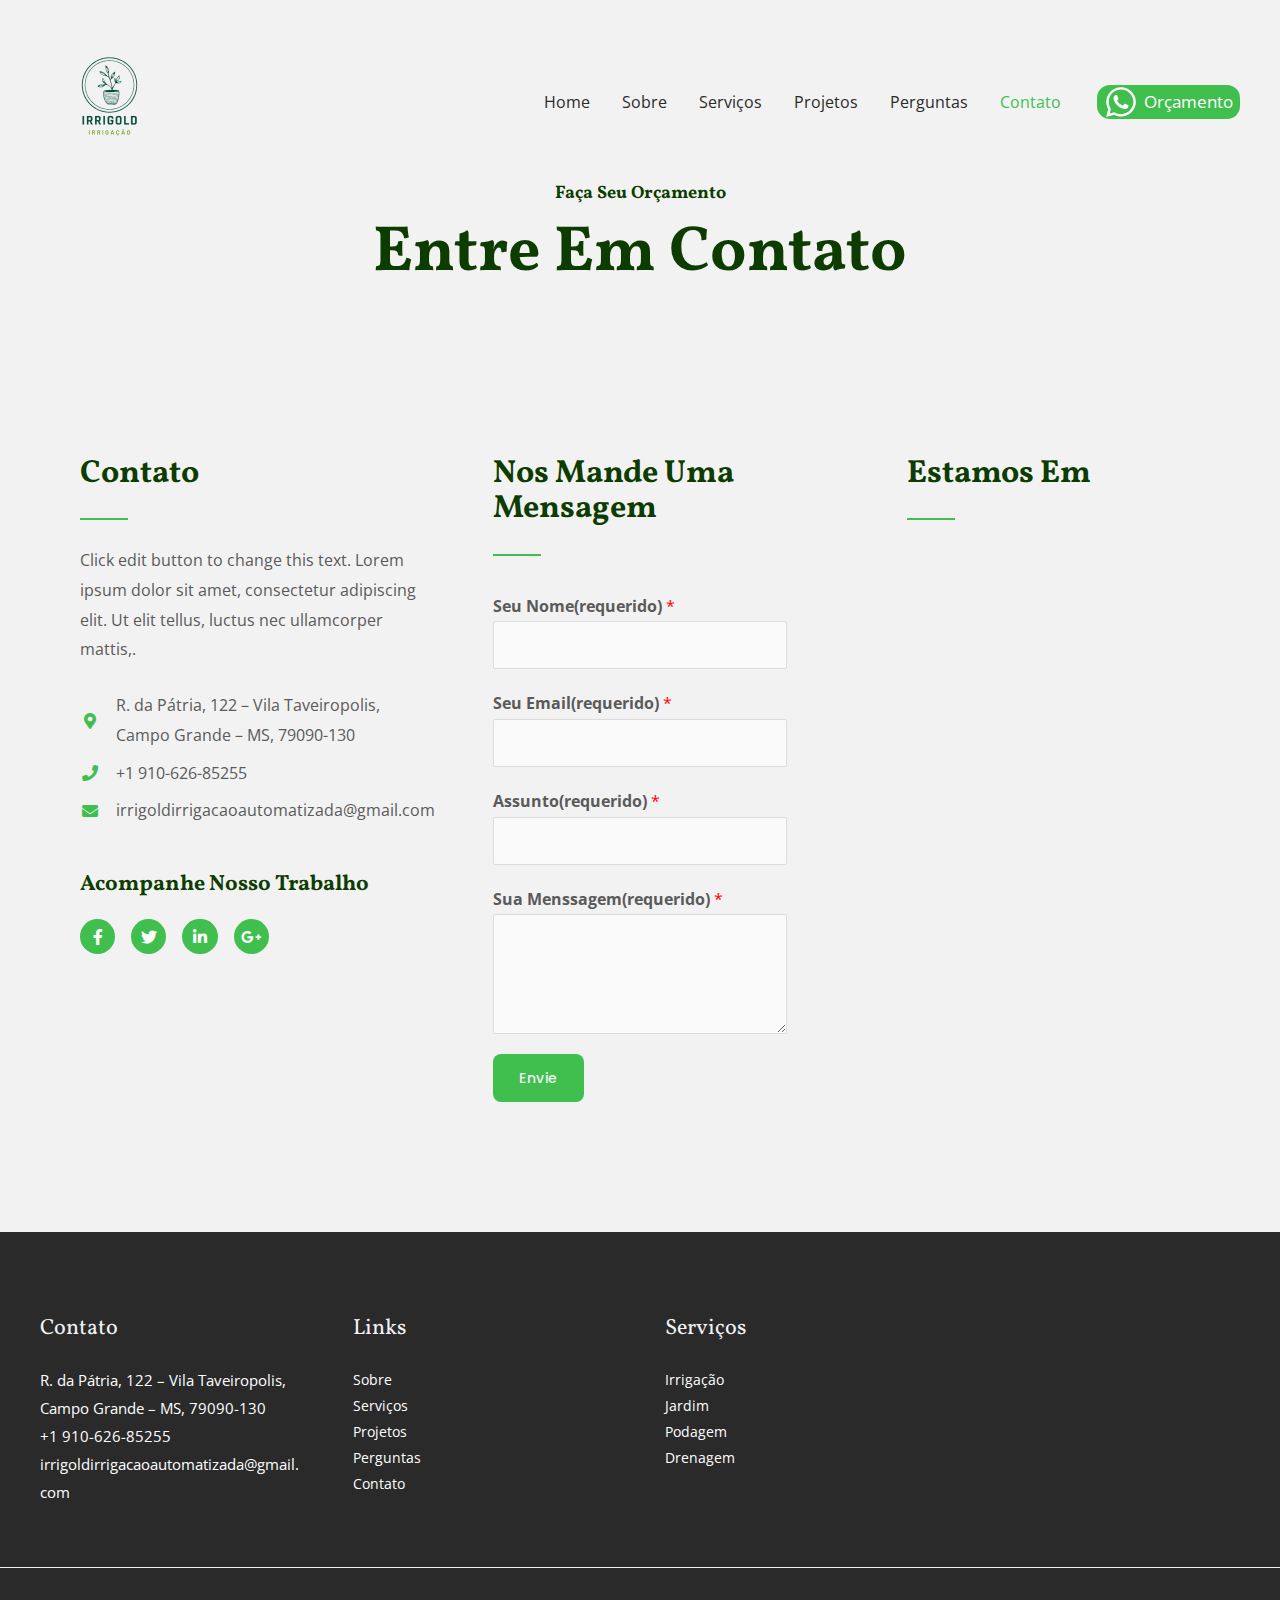
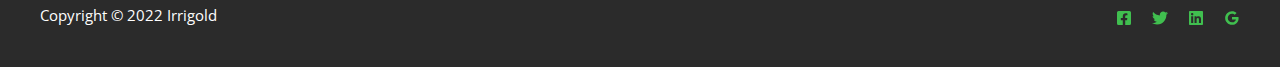
<file: contact/index.html>
<!DOCTYPE html>
<html lang="pt-BR">
<head>
<meta charset="UTF-8">
<meta name="viewport" content="width=device-width, initial-scale=1">
<link rel="profile" href="https://gmpg.org/xfn/11">

<meta name="robots" content="index, follow, max-image-preview:large, max-snippet:-1, max-video-preview:-1">

	<!-- This site is optimized with the Yoast SEO plugin v19.11 - https://yoast.com/wordpress/plugins/seo/ -->
	<title>Contact - Irrigold</title>
	<link rel="canonical" href="https://indexsaulomathe.github.io/site-irrigold-vtest/contact/">
	<meta property="og:locale" content="pt_BR">
	<meta property="og:type" content="article">
	<meta property="og:title" content="Contact - Irrigold">
	<meta property="og:description" content="faça seu orçamento Entre em contato Contato Click edit button to change this text. Lorem ipsum dolor sit amet, consectetur adipiscing elit. Ut elit tellus, luctus nec ullamcorper mattis,. R. da Pátria, 122 – Vila Taveiropolis, Campo Grande – MS, 79090-130 +1 910-626-85255 irrigoldirrigacaoautomatizada@gmail.com Acompanhe nosso trabalho Facebook-f Twitter Linkedin-in Google-plus-g Nos mande uma Mensagem &hellip; Contact Leia mais &raquo;">
	<meta property="og:url" content="https://indexsaulomathe.github.io/site-irrigold-vtest/contact/">
	<meta property="og:site_name" content="Irrigold">
	<meta property="article:modified_time" content="2022-12-12T08:40:45+00:00">
	<meta name="twitter:card" content="summary_large_image">
	<meta name="twitter:label1" content="Est. tempo de leitura">
	<meta name="twitter:data1" content="1 minuto">
	<script type="application/ld+json" class="yoast-schema-graph">{
	    "@context": "https://schema.org",
	    "@graph": [
	        {
	            "@type": "WebPage",
	            "@id": "https://indexsaulomathe.github.io/site-irrigold-vtest/contact/",
	            "url": "https://indexsaulomathe.github.io/site-irrigold-vtest/contact/",
	            "name": "Contact - Irrigold",
	            "isPartOf": {
	                "@id": "https://indexsaulomathe.github.io/site-irrigold-vtest/#website"
	            },
	            "datePublished": "2018-10-09T09:19:06+00:00",
	            "dateModified": "2022-12-12T08:40:45+00:00",
	            "breadcrumb": {
	                "@id": "https://indexsaulomathe.github.io/site-irrigold-vtest/contact/#breadcrumb"
	            },
	            "inLanguage": "pt-BR",
	            "potentialAction": [
	                {
	                    "@type": "ReadAction",
	                    "target": [
	                        "https://indexsaulomathe.github.io/site-irrigold-vtest/contact/"
	                    ]
	                }
	            ]
	        },
	        {
	            "@type": "BreadcrumbList",
	            "@id": "https://indexsaulomathe.github.io/site-irrigold-vtest/contact/#breadcrumb",
	            "itemListElement": [
	                {
	                    "@type": "ListItem",
	                    "position": 1,
	                    "name": "Início",
	                    "item": "https://indexsaulomathe.github.io/site-irrigold-vtest/"
	                },
	                {
	                    "@type": "ListItem",
	                    "position": 2,
	                    "name": "Contact"
	                }
	            ]
	        },
	        {
	            "@type": "WebSite",
	            "@id": "https://indexsaulomathe.github.io/site-irrigold-vtest/#website",
	            "url": "https://indexsaulomathe.github.io/site-irrigold-vtest/",
	            "name": "Irrigold",
	            "description": "",
	            "publisher": {
	                "@id": "https://indexsaulomathe.github.io/site-irrigold-vtest/#organization"
	            },
	            "potentialAction": [
	                {
	                    "@type": "SearchAction",
	                    "target": {
	                        "@type": "EntryPoint",
	                        "urlTemplate": "https://indexsaulomathe.github.io/site-irrigold-vtest/?s={search_term_string}"
	                    },
	                    "query-input": "required name=search_term_string"
	                }
	            ],
	            "inLanguage": "pt-BR"
	        },
	        {
	            "@type": "Organization",
	            "@id": "https://indexsaulomathe.github.io/site-irrigold-vtest/#organization",
	            "name": "Irrigold",
	            "url": "https://indexsaulomathe.github.io/site-irrigold-vtest/",
	            "logo": {
	                "@type": "ImageObject",
	                "inLanguage": "pt-BR",
	                "@id": "https://indexsaulomathe.github.io/site-irrigold-vtest/#/schema/logo/image/",
	                "url": "https://indexsaulomathe.github.io/site-irrigold-vtest/wp-content/uploads/2022/12/4removed.png",
	                "contentUrl": "https://indexsaulomathe.github.io/site-irrigold-vtest/wp-content/uploads/2022/12/4removed.png",
	                "width": 500,
	                "height": 500,
	                "caption": "Irrigold"
	            },
	            "image": {
	                "@id": "https://indexsaulomathe.github.io/site-irrigold-vtest/#/schema/logo/image/"
	            }
	        }
	    ]
	}</script>
	<!-- / Yoast SEO plugin. -->


<link rel="dns-prefetch" href="//fonts.googleapis.com">
<link rel="alternate" type="application/rss+xml" title="Feed para Irrigold &raquo;" href="https://indexsaulomathe.github.io/site-irrigold-vtest/feed/">
<link rel="alternate" type="application/rss+xml" title="Feed de comentários para Irrigold &raquo;" href="https://indexsaulomathe.github.io/site-irrigold-vtest/comments/feed/">
<script>
window._wpemojiSettings = {"baseUrl":"https:\/\/s.w.org\/images\/core\/emoji\/14.0.0\/72x72\/","ext":".png","svgUrl":"https:\/\/s.w.org\/images\/core\/emoji\/14.0.0\/svg\/","svgExt":".svg","source":{"concatemoji":"https:\/\/indexsaulomathe.github.io\/site-irrigold-vtest\/wp-includes\/js\/wp-emoji-release.min.js?ver=6.1.1"}};
/*! This file is auto-generated */
!function(e,a,t){var n,r,o,i=a.createElement("canvas"),p=i.getContext&&i.getContext("2d");function s(e,t){var a=String.fromCharCode,e=(p.clearRect(0,0,i.width,i.height),p.fillText(a.apply(this,e),0,0),i.toDataURL());return p.clearRect(0,0,i.width,i.height),p.fillText(a.apply(this,t),0,0),e===i.toDataURL()}function c(e){var t=a.createElement("script");t.src=e,t.defer=t.type="text/javascript",a.getElementsByTagName("head")[0].appendChild(t)}for(o=Array("flag","emoji"),t.supports={everything:!0,everythingExceptFlag:!0},r=0;r<o.length;r++)t.supports[o[r]]=function(e){if(p&&p.fillText)switch(p.textBaseline="top",p.font="600 32px Arial",e){case"flag":return s([127987,65039,8205,9895,65039],[127987,65039,8203,9895,65039])?!1:!s([55356,56826,55356,56819],[55356,56826,8203,55356,56819])&&!s([55356,57332,56128,56423,56128,56418,56128,56421,56128,56430,56128,56423,56128,56447],[55356,57332,8203,56128,56423,8203,56128,56418,8203,56128,56421,8203,56128,56430,8203,56128,56423,8203,56128,56447]);case"emoji":return!s([129777,127995,8205,129778,127999],[129777,127995,8203,129778,127999])}return!1}(o[r]),t.supports.everything=t.supports.everything&&t.supports[o[r]],"flag"!==o[r]&&(t.supports.everythingExceptFlag=t.supports.everythingExceptFlag&&t.supports[o[r]]);t.supports.everythingExceptFlag=t.supports.everythingExceptFlag&&!t.supports.flag,t.DOMReady=!1,t.readyCallback=function(){t.DOMReady=!0},t.supports.everything||(n=function(){t.readyCallback()},a.addEventListener?(a.addEventListener("DOMContentLoaded",n,!1),e.addEventListener("load",n,!1)):(e.attachEvent("onload",n),a.attachEvent("onreadystatechange",function(){"complete"===a.readyState&&t.readyCallback()})),(e=t.source||{}).concatemoji?c(e.concatemoji):e.wpemoji&&e.twemoji&&(c(e.twemoji),c(e.wpemoji)))}(window,document,window._wpemojiSettings);
</script>
<style>img.wp-smiley,
img.emoji {
	display: inline !important;
	border: none !important;
	box-shadow: none !important;
	height: 1em !important;
	width: 1em !important;
	margin: 0 0.07em !important;
	vertical-align: -0.1em !important;
	background: none !important;
	padding: 0 !important;
}</style>
	<link rel="stylesheet" id="astra-theme-css-css" href="https://indexsaulomathe.github.io/site-irrigold-vtest/wp-content/themes/astra/assets/css/minified/frontend.min.css?ver=3.9.4" media="all">
<style id="astra-theme-css-inline-css">.ast-no-sidebar .entry-content .alignfull {margin-left: calc( -50vw + 50%);margin-right: calc( -50vw + 50%);max-width: 100vw;width: 100vw;}.ast-no-sidebar .entry-content .alignwide {margin-left: calc(-41vw + 50%);margin-right: calc(-41vw + 50%);max-width: unset;width: unset;}.ast-no-sidebar .entry-content .alignfull .alignfull,.ast-no-sidebar .entry-content .alignfull .alignwide,.ast-no-sidebar .entry-content .alignwide .alignfull,.ast-no-sidebar .entry-content .alignwide .alignwide,.ast-no-sidebar .entry-content .wp-block-column .alignfull,.ast-no-sidebar .entry-content .wp-block-column .alignwide{width: 100%;margin-left: auto;margin-right: auto;}.wp-block-gallery,.blocks-gallery-grid {margin: 0;}.wp-block-separator {max-width: 100px;}.wp-block-separator.is-style-wide,.wp-block-separator.is-style-dots {max-width: none;}.entry-content .has-2-columns .wp-block-column:first-child {padding-right: 10px;}.entry-content .has-2-columns .wp-block-column:last-child {padding-left: 10px;}@media (max-width: 782px) {.entry-content .wp-block-columns .wp-block-column {flex-basis: 100%;}.entry-content .has-2-columns .wp-block-column:first-child {padding-right: 0;}.entry-content .has-2-columns .wp-block-column:last-child {padding-left: 0;}}body .entry-content .wp-block-latest-posts {margin-left: 0;}body .entry-content .wp-block-latest-posts li {list-style: none;}.ast-no-sidebar .ast-container .entry-content .wp-block-latest-posts {margin-left: 0;}.ast-header-break-point .entry-content .alignwide {margin-left: auto;margin-right: auto;}.entry-content .blocks-gallery-item img {margin-bottom: auto;}.wp-block-pullquote {border-top: 4px solid #555d66;border-bottom: 4px solid #555d66;color: #40464d;}:root{--ast-container-default-xlg-padding:6.67em;--ast-container-default-lg-padding:5.67em;--ast-container-default-slg-padding:4.34em;--ast-container-default-md-padding:3.34em;--ast-container-default-sm-padding:6.67em;--ast-container-default-xs-padding:2.4em;--ast-container-default-xxs-padding:1.4em;}html{font-size:100%;}a,.page-title{color:var(--ast-global-color-0);}a:hover,a:focus{color:var(--ast-global-color-1);}body,button,input,select,textarea,.ast-button,.ast-custom-button{font-family:'Open Sans',sans-serif;font-weight:400;font-size:16px;font-size:1rem;}blockquote{color:var(--ast-global-color-3);}p,.entry-content p{margin-bottom:1em;}h1,.entry-content h1,h2,.entry-content h2,h3,.entry-content h3,h4,.entry-content h4,h5,.entry-content h5,h6,.entry-content h6,.site-title,.site-title a{font-family:'Vollkorn',serif;font-weight:700;text-transform:capitalize;}.ast-site-identity .site-title a{color:var(--ast-global-color-2);}.ast-site-identity .site-description{color:var(--ast-global-color-3);}.site-title{font-size:20px;font-size:1.25rem;display:none;}header .custom-logo-link img{max-width:139px;}.astra-logo-svg{width:139px;}.ast-archive-description .ast-archive-title{font-size:40px;font-size:2.5rem;}.site-header .site-description{font-size:11px;font-size:0.6875rem;display:none;}.entry-title{font-size:30px;font-size:1.875rem;}h1,.entry-content h1{font-size:64px;font-size:4rem;font-family:'Vollkorn',serif;line-height:1.1;text-transform:capitalize;}h2,.entry-content h2{font-size:40px;font-size:2.5rem;font-family:'Vollkorn',serif;line-height:1.1;text-transform:capitalize;}h3,.entry-content h3{font-size:32px;font-size:2rem;font-family:'Vollkorn',serif;line-height:1.1;text-transform:capitalize;}h4,.entry-content h4{font-size:22px;font-size:1.375rem;font-family:'Vollkorn',serif;text-transform:capitalize;}h5,.entry-content h5{font-size:18px;font-size:1.125rem;font-family:'Vollkorn',serif;text-transform:capitalize;}h6,.entry-content h6{font-size:14px;font-size:0.875rem;font-family:'Vollkorn',serif;text-transform:capitalize;}.ast-single-post .entry-title,.page-title{font-size:30px;font-size:1.875rem;}::selection{background-color:var(--ast-global-color-0);color:#000000;}body,h1,.entry-title a,.entry-content h1,h2,.entry-content h2,h3,.entry-content h3,h4,.entry-content h4,h5,.entry-content h5,h6,.entry-content h6{color:var(--ast-global-color-3);}.tagcloud a:hover,.tagcloud a:focus,.tagcloud a.current-item{color:#000000;border-color:var(--ast-global-color-0);background-color:var(--ast-global-color-0);}input:focus,input[type="text"]:focus,input[type="email"]:focus,input[type="url"]:focus,input[type="password"]:focus,input[type="reset"]:focus,input[type="search"]:focus,textarea:focus{border-color:var(--ast-global-color-0);}input[type="radio"]:checked,input[type=reset],input[type="checkbox"]:checked,input[type="checkbox"]:hover:checked,input[type="checkbox"]:focus:checked,input[type=range]::-webkit-slider-thumb{border-color:var(--ast-global-color-0);background-color:var(--ast-global-color-0);box-shadow:none;}.site-footer a:hover + .post-count,.site-footer a:focus + .post-count{background:var(--ast-global-color-0);border-color:var(--ast-global-color-0);}.single .nav-links .nav-previous,.single .nav-links .nav-next{color:var(--ast-global-color-0);}.entry-meta,.entry-meta *{line-height:1.45;color:var(--ast-global-color-0);}.entry-meta a:hover,.entry-meta a:hover *,.entry-meta a:focus,.entry-meta a:focus *,.page-links > .page-link,.page-links .page-link:hover,.post-navigation a:hover{color:var(--ast-global-color-1);}#cat option,.secondary .calendar_wrap thead a,.secondary .calendar_wrap thead a:visited{color:var(--ast-global-color-0);}.secondary .calendar_wrap #today,.ast-progress-val span{background:var(--ast-global-color-0);}.secondary a:hover + .post-count,.secondary a:focus + .post-count{background:var(--ast-global-color-0);border-color:var(--ast-global-color-0);}.calendar_wrap #today > a{color:#000000;}.page-links .page-link,.single .post-navigation a{color:var(--ast-global-color-0);}.ast-header-break-point .main-header-bar .ast-button-wrap .menu-toggle{border-radius:100px;}.widget-title{font-size:22px;font-size:1.375rem;color:var(--ast-global-color-3);}.ast-logo-title-inline .site-logo-img{padding-right:1em;}.site-logo-img img{ transition:all 0.2s linear;}.ast-page-builder-template .hentry {margin: 0;}.ast-page-builder-template .site-content > .ast-container {max-width: 100%;padding: 0;}.ast-page-builder-template .site-content #primary {padding: 0;margin: 0;}.ast-page-builder-template .no-results {text-align: center;margin: 4em auto;}.ast-page-builder-template .ast-pagination {padding: 2em;}.ast-page-builder-template .entry-header.ast-no-title.ast-no-thumbnail {margin-top: 0;}.ast-page-builder-template .entry-header.ast-header-without-markup {margin-top: 0;margin-bottom: 0;}.ast-page-builder-template .entry-header.ast-no-title.ast-no-meta {margin-bottom: 0;}.ast-page-builder-template.single .post-navigation {padding-bottom: 2em;}.ast-page-builder-template.single-post .site-content > .ast-container {max-width: 100%;}.ast-page-builder-template .entry-header {margin-top: 4em;margin-left: auto;margin-right: auto;padding-left: 20px;padding-right: 20px;}.single.ast-page-builder-template .entry-header {padding-left: 20px;padding-right: 20px;}.ast-page-builder-template .ast-archive-description {margin: 4em auto 0;padding-left: 20px;padding-right: 20px;}.ast-page-builder-template.ast-no-sidebar .entry-content .alignwide {margin-left: 0;margin-right: 0;}@media (max-width:921px){#ast-desktop-header{display:none;}}@media (min-width:921px){#ast-mobile-header{display:none;}}.wp-block-buttons.aligncenter{justify-content:center;}@media (max-width:782px){.entry-content .wp-block-columns .wp-block-column{margin-left:0px;}}.wp-block-image.aligncenter{margin-left:auto;margin-right:auto;}.wp-block-table.aligncenter{margin-left:auto;margin-right:auto;}@media (max-width:921px){.ast-separate-container #primary,.ast-separate-container #secondary{padding:1.5em 0;}#primary,#secondary{padding:1.5em 0;margin:0;}.ast-left-sidebar #content > .ast-container{display:flex;flex-direction:column-reverse;width:100%;}.ast-separate-container .ast-article-post,.ast-separate-container .ast-article-single{padding:1.5em 2.14em;}.ast-author-box img.avatar{margin:20px 0 0 0;}}@media (min-width:922px){.ast-separate-container.ast-right-sidebar #primary,.ast-separate-container.ast-left-sidebar #primary{border:0;}.search-no-results.ast-separate-container #primary{margin-bottom:4em;}}.elementor-button-wrapper .elementor-button{border-style:solid;text-decoration:none;border-top-width:0;border-right-width:0;border-left-width:0;border-bottom-width:0;}body .elementor-button.elementor-size-sm,body .elementor-button.elementor-size-xs,body .elementor-button.elementor-size-md,body .elementor-button.elementor-size-lg,body .elementor-button.elementor-size-xl,body .elementor-button{border-radius:8px;padding-top:17px;padding-right:26px;padding-bottom:17px;padding-left:26px;}.elementor-button-wrapper .elementor-button{border-color:var(--ast-global-color-0);background-color:var(--ast-global-color-0);}.elementor-button-wrapper .elementor-button:hover,.elementor-button-wrapper .elementor-button:focus{color:var(--ast-global-color-4);background-color:var(--ast-global-color-5);border-color:var(--ast-global-color-5);}.wp-block-button .wp-block-button__link ,.elementor-button-wrapper .elementor-button,.elementor-button-wrapper .elementor-button:visited{color:var(--ast-global-color-4);}.elementor-button-wrapper .elementor-button{font-family:'Poppins',sans-serif;font-weight:500;line-height:1;text-transform:capitalize;letter-spacing:0.5px;}body .elementor-button.elementor-size-sm,body .elementor-button.elementor-size-xs,body .elementor-button.elementor-size-md,body .elementor-button.elementor-size-lg,body .elementor-button.elementor-size-xl,body .elementor-button{font-size:14px;font-size:0.875rem;}.wp-block-button .wp-block-button__link:hover,.wp-block-button .wp-block-button__link:focus{color:var(--ast-global-color-4);background-color:var(--ast-global-color-5);border-color:var(--ast-global-color-5);}.elementor-widget-heading h1.elementor-heading-title{line-height:1.1;}.elementor-widget-heading h2.elementor-heading-title{line-height:1.1;}.elementor-widget-heading h3.elementor-heading-title{line-height:1.1;}.wp-block-button .wp-block-button__link{border-top-width:0;border-right-width:0;border-left-width:0;border-bottom-width:0;border-color:var(--ast-global-color-0);background-color:var(--ast-global-color-0);color:var(--ast-global-color-4);font-family:'Poppins',sans-serif;font-weight:500;line-height:1;text-transform:capitalize;letter-spacing:0.5px;font-size:14px;font-size:0.875rem;border-radius:8px;padding-top:17px;padding-right:26px;padding-bottom:17px;padding-left:26px;}.menu-toggle,button,.ast-button,.ast-custom-button,.button,input#submit,input[type="button"],input[type="submit"],input[type="reset"]{border-style:solid;border-top-width:0;border-right-width:0;border-left-width:0;border-bottom-width:0;color:var(--ast-global-color-4);border-color:var(--ast-global-color-0);background-color:var(--ast-global-color-0);border-radius:8px;padding-top:17px;padding-right:26px;padding-bottom:17px;padding-left:26px;font-family:'Poppins',sans-serif;font-weight:500;font-size:14px;font-size:0.875rem;line-height:1;text-transform:capitalize;letter-spacing:0.5px;}button:focus,.menu-toggle:hover,button:hover,.ast-button:hover,.ast-custom-button:hover .button:hover,.ast-custom-button:hover ,input[type=reset]:hover,input[type=reset]:focus,input#submit:hover,input#submit:focus,input[type="button"]:hover,input[type="button"]:focus,input[type="submit"]:hover,input[type="submit"]:focus{color:var(--ast-global-color-4);background-color:var(--ast-global-color-5);border-color:var(--ast-global-color-5);}@media (min-width:544px){.ast-container{max-width:100%;}}@media (max-width:544px){.ast-separate-container .ast-article-post,.ast-separate-container .ast-article-single,.ast-separate-container .comments-title,.ast-separate-container .ast-archive-description{padding:1.5em 1em;}.ast-separate-container #content .ast-container{padding-left:0.54em;padding-right:0.54em;}.ast-separate-container .ast-comment-list li.depth-1{padding:1.5em 1em;margin-bottom:1.5em;}.ast-separate-container .ast-comment-list .bypostauthor{padding:.5em;}.ast-search-menu-icon.ast-dropdown-active .search-field{width:170px;}}@media (max-width:921px){.ast-mobile-header-stack .main-header-bar .ast-search-menu-icon{display:inline-block;}.ast-header-break-point.ast-header-custom-item-outside .ast-mobile-header-stack .main-header-bar .ast-search-icon{margin:0;}.ast-comment-avatar-wrap img{max-width:2.5em;}.ast-separate-container .ast-comment-list li.depth-1{padding:1.5em 2.14em;}.ast-separate-container .comment-respond{padding:2em 2.14em;}.ast-comment-meta{padding:0 1.8888em 1.3333em;}}body,.ast-separate-container{background-color:var(--ast-global-color-4);;background-image:none;;}.ast-no-sidebar.ast-separate-container .entry-content .alignfull {margin-left: -6.67em;margin-right: -6.67em;width: auto;}@media (max-width: 1200px) {.ast-no-sidebar.ast-separate-container .entry-content .alignfull {margin-left: -2.4em;margin-right: -2.4em;}}@media (max-width: 768px) {.ast-no-sidebar.ast-separate-container .entry-content .alignfull {margin-left: -2.14em;margin-right: -2.14em;}}@media (max-width: 544px) {.ast-no-sidebar.ast-separate-container .entry-content .alignfull {margin-left: -1em;margin-right: -1em;}}.ast-no-sidebar.ast-separate-container .entry-content .alignwide {margin-left: -20px;margin-right: -20px;}.ast-no-sidebar.ast-separate-container .entry-content .wp-block-column .alignfull,.ast-no-sidebar.ast-separate-container .entry-content .wp-block-column .alignwide {margin-left: auto;margin-right: auto;width: 100%;}@media (max-width:921px){.site-title{font-size:18px;font-size:1.125rem;display:block;}.ast-archive-description .ast-archive-title{font-size:40px;}.site-header .site-description{font-size:12px;font-size:0.75rem;display:block;}.entry-title{font-size:30px;}h1,.entry-content h1{font-size:48px;}h2,.entry-content h2{font-size:32px;}h3,.entry-content h3{font-size:24px;}h4,.entry-content h4{font-size:20px;font-size:1.25rem;}h5,.entry-content h5{font-size:16px;font-size:1rem;}h6,.entry-content h6{font-size:13px;font-size:0.8125rem;}.ast-single-post .entry-title,.page-title{font-size:30px;}.astra-logo-svg{width:40px;}header .custom-logo-link img,.ast-header-break-point .site-logo-img .custom-mobile-logo-link img{max-width:40px;}}@media (max-width:544px){.site-title{font-size:16px;font-size:1rem;display:block;}.ast-archive-description .ast-archive-title{font-size:40px;}.site-header .site-description{font-size:11px;font-size:0.6875rem;display:none;}.entry-title{font-size:30px;}h1,.entry-content h1{font-size:40px;}h2,.entry-content h2{font-size:28px;}h3,.entry-content h3{font-size:24px;}h4,.entry-content h4{font-size:20px;font-size:1.25rem;}h5,.entry-content h5{font-size:16px;font-size:1rem;}h6,.entry-content h6{font-size:13px;font-size:0.8125rem;}.ast-single-post .entry-title,.page-title{font-size:30px;}header .custom-logo-link img,.ast-header-break-point .site-branding img,.ast-header-break-point .custom-logo-link img{max-width:37px;}.astra-logo-svg{width:37px;}.ast-header-break-point .site-logo-img .custom-mobile-logo-link img{max-width:37px;}}@media (max-width:921px){html{font-size:91.2%;}}@media (max-width:544px){html{font-size:91.2%;}}@media (min-width:922px){.ast-container{max-width:1240px;}}@font-face {font-family: "Astra";src: url(https://indexsaulomathe.github.io/site-irrigold-vtest/wp-content/themes/astra/assets/fonts/astra.woff) format("woff"),url(https://indexsaulomathe.github.io/site-irrigold-vtest/wp-content/themes/astra/assets/fonts/astra.ttf) format("truetype"),url(https://indexsaulomathe.github.io/site-irrigold-vtest/wp-content/themes/astra/assets/fonts/astra.svg#astra) format("svg");font-weight: normal;font-style: normal;font-display: fallback;}@media (min-width:922px){.main-header-menu .sub-menu .menu-item.ast-left-align-sub-menu:hover > .sub-menu,.main-header-menu .sub-menu .menu-item.ast-left-align-sub-menu.focus > .sub-menu{margin-left:-0px;}}.ast-theme-transparent-header [data-section="section-header-mobile-trigger"] .ast-button-wrap .ast-mobile-menu-trigger-outline{background:transparent;}.astra-icon-down_arrow::after {content: "\e900";font-family: Astra;}.astra-icon-close::after {content: "\e5cd";font-family: Astra;}.astra-icon-drag_handle::after {content: "\e25d";font-family: Astra;}.astra-icon-format_align_justify::after {content: "\e235";font-family: Astra;}.astra-icon-menu::after {content: "\e5d2";font-family: Astra;}.astra-icon-reorder::after {content: "\e8fe";font-family: Astra;}.astra-icon-search::after {content: "\e8b6";font-family: Astra;}.astra-icon-zoom_in::after {content: "\e56b";font-family: Astra;}.astra-icon-check-circle::after {content: "\e901";font-family: Astra;}.astra-icon-shopping-cart::after {content: "\f07a";font-family: Astra;}.astra-icon-shopping-bag::after {content: "\f290";font-family: Astra;}.astra-icon-shopping-basket::after {content: "\f291";font-family: Astra;}.astra-icon-circle-o::after {content: "\e903";font-family: Astra;}.astra-icon-certificate::after {content: "\e902";font-family: Astra;}blockquote {padding: 1.2em;}:root .has-ast-global-color-0-color{color:var(--ast-global-color-0);}:root .has-ast-global-color-0-background-color{background-color:var(--ast-global-color-0);}:root .wp-block-button .has-ast-global-color-0-color{color:var(--ast-global-color-0);}:root .wp-block-button .has-ast-global-color-0-background-color{background-color:var(--ast-global-color-0);}:root .has-ast-global-color-1-color{color:var(--ast-global-color-1);}:root .has-ast-global-color-1-background-color{background-color:var(--ast-global-color-1);}:root .wp-block-button .has-ast-global-color-1-color{color:var(--ast-global-color-1);}:root .wp-block-button .has-ast-global-color-1-background-color{background-color:var(--ast-global-color-1);}:root .has-ast-global-color-2-color{color:var(--ast-global-color-2);}:root .has-ast-global-color-2-background-color{background-color:var(--ast-global-color-2);}:root .wp-block-button .has-ast-global-color-2-color{color:var(--ast-global-color-2);}:root .wp-block-button .has-ast-global-color-2-background-color{background-color:var(--ast-global-color-2);}:root .has-ast-global-color-3-color{color:var(--ast-global-color-3);}:root .has-ast-global-color-3-background-color{background-color:var(--ast-global-color-3);}:root .wp-block-button .has-ast-global-color-3-color{color:var(--ast-global-color-3);}:root .wp-block-button .has-ast-global-color-3-background-color{background-color:var(--ast-global-color-3);}:root .has-ast-global-color-4-color{color:var(--ast-global-color-4);}:root .has-ast-global-color-4-background-color{background-color:var(--ast-global-color-4);}:root .wp-block-button .has-ast-global-color-4-color{color:var(--ast-global-color-4);}:root .wp-block-button .has-ast-global-color-4-background-color{background-color:var(--ast-global-color-4);}:root .has-ast-global-color-5-color{color:var(--ast-global-color-5);}:root .has-ast-global-color-5-background-color{background-color:var(--ast-global-color-5);}:root .wp-block-button .has-ast-global-color-5-color{color:var(--ast-global-color-5);}:root .wp-block-button .has-ast-global-color-5-background-color{background-color:var(--ast-global-color-5);}:root .has-ast-global-color-6-color{color:var(--ast-global-color-6);}:root .has-ast-global-color-6-background-color{background-color:var(--ast-global-color-6);}:root .wp-block-button .has-ast-global-color-6-color{color:var(--ast-global-color-6);}:root .wp-block-button .has-ast-global-color-6-background-color{background-color:var(--ast-global-color-6);}:root .has-ast-global-color-7-color{color:var(--ast-global-color-7);}:root .has-ast-global-color-7-background-color{background-color:var(--ast-global-color-7);}:root .wp-block-button .has-ast-global-color-7-color{color:var(--ast-global-color-7);}:root .wp-block-button .has-ast-global-color-7-background-color{background-color:var(--ast-global-color-7);}:root .has-ast-global-color-8-color{color:var(--ast-global-color-8);}:root .has-ast-global-color-8-background-color{background-color:var(--ast-global-color-8);}:root .wp-block-button .has-ast-global-color-8-color{color:var(--ast-global-color-8);}:root .wp-block-button .has-ast-global-color-8-background-color{background-color:var(--ast-global-color-8);}:root{--ast-global-color-0:#40bf4f;--ast-global-color-1:#0d3c00;--ast-global-color-2:#0d3c00;--ast-global-color-3:#5a5a5a;--ast-global-color-4:#f2f2f2;--ast-global-color-5:#ffffff;--ast-global-color-6:#f3f2ed;--ast-global-color-7:#2a2a2a;--ast-global-color-8:rgba(64,191,79,0.15);}:root {--ast-border-color : #dddddd;}@media (min-width:921px){.ast-theme-transparent-header #masthead{position:absolute;left:0;right:0;}.ast-theme-transparent-header .main-header-bar,.ast-theme-transparent-header.ast-header-break-point .main-header-bar{background:none;}body.elementor-editor-active.ast-theme-transparent-header #masthead,.fl-builder-edit .ast-theme-transparent-header #masthead,body.vc_editor.ast-theme-transparent-header #masthead,body.brz-ed.ast-theme-transparent-header #masthead{z-index:0;}.ast-header-break-point.ast-replace-site-logo-transparent.ast-theme-transparent-header .custom-mobile-logo-link{display:none;}.ast-header-break-point.ast-replace-site-logo-transparent.ast-theme-transparent-header .transparent-custom-logo{display:inline-block;}.ast-theme-transparent-header .ast-above-header,.ast-theme-transparent-header .ast-above-header.ast-above-header-bar{background-image:none;background-color:transparent;}.ast-theme-transparent-header .ast-below-header{background-image:none;background-color:transparent;}}.ast-theme-transparent-header .site-title a,.ast-theme-transparent-header .site-title a:focus,.ast-theme-transparent-header .site-title a:hover,.ast-theme-transparent-header .site-title a:visited{color:var(--ast-global-color-2);}.ast-theme-transparent-header .site-header .site-description{color:var(--ast-global-color-2);}@media (max-width:921px){.ast-theme-transparent-header #masthead{position:absolute;left:0;right:0;}.ast-theme-transparent-header .main-header-bar,.ast-theme-transparent-header.ast-header-break-point .main-header-bar{background:none;}body.elementor-editor-active.ast-theme-transparent-header #masthead,.fl-builder-edit .ast-theme-transparent-header #masthead,body.vc_editor.ast-theme-transparent-header #masthead,body.brz-ed.ast-theme-transparent-header #masthead{z-index:0;}.ast-header-break-point.ast-replace-site-logo-transparent.ast-theme-transparent-header .custom-mobile-logo-link{display:none;}.ast-header-break-point.ast-replace-site-logo-transparent.ast-theme-transparent-header .transparent-custom-logo{display:inline-block;}.ast-theme-transparent-header .ast-above-header,.ast-theme-transparent-header .ast-above-header.ast-above-header-bar{background-image:none;background-color:transparent;}.ast-theme-transparent-header .ast-below-header{background-image:none;background-color:transparent;}}.ast-theme-transparent-header #ast-desktop-header > [CLASS*="-header-wrap"]:nth-last-child(2) > [CLASS*="-header-bar"],.ast-theme-transparent-header.ast-header-break-point #ast-mobile-header > [CLASS*="-header-wrap"]:nth-last-child(2) > [CLASS*="-header-bar"]{border-bottom-width:0px;border-bottom-style:solid;}.ast-breadcrumbs .trail-browse,.ast-breadcrumbs .trail-items,.ast-breadcrumbs .trail-items li{display:inline-block;margin:0;padding:0;border:none;background:inherit;text-indent:0;}.ast-breadcrumbs .trail-browse{font-size:inherit;font-style:inherit;font-weight:inherit;color:inherit;}.ast-breadcrumbs .trail-items{list-style:none;}.trail-items li::after{padding:0 0.3em;content:"\00bb";}.trail-items li:last-of-type::after{display:none;}h1,.entry-content h1,h2,.entry-content h2,h3,.entry-content h3,h4,.entry-content h4,h5,.entry-content h5,h6,.entry-content h6{color:var(--ast-global-color-2);}@media (max-width:921px){.ast-builder-grid-row-container.ast-builder-grid-row-tablet-3-firstrow .ast-builder-grid-row > *:first-child,.ast-builder-grid-row-container.ast-builder-grid-row-tablet-3-lastrow .ast-builder-grid-row > *:last-child{grid-column:1 / -1;}}@media (max-width:544px){.ast-builder-grid-row-container.ast-builder-grid-row-mobile-3-firstrow .ast-builder-grid-row > *:first-child,.ast-builder-grid-row-container.ast-builder-grid-row-mobile-3-lastrow .ast-builder-grid-row > *:last-child{grid-column:1 / -1;}}.ast-builder-layout-element[data-section="title_tagline"]{display:flex;}@media (max-width:921px){.ast-header-break-point .ast-builder-layout-element[data-section="title_tagline"]{display:flex;}}@media (max-width:544px){.ast-header-break-point .ast-builder-layout-element[data-section="title_tagline"]{display:flex;}}[data-section*="section-hb-button-"] .menu-link{display:none;}.ast-header-button-1[data-section*="section-hb-button-"] .ast-builder-button-wrap .ast-custom-button{line-height:1;}.ast-header-button-1 .ast-custom-button{color:var(--ast-global-color-4);background:var(--ast-global-color-0);}.ast-header-button-1 .ast-custom-button:hover{color:rgba(255,255,255,0.75);background:var(--ast-global-color-0);}@media (max-width:921px){.ast-header-button-1[data-section*="section-hb-button-"] .ast-builder-button-wrap .ast-custom-button{margin-top:10px;margin-bottom:20px;margin-left:20px;margin-right:20px;}}.ast-header-button-1[data-section="section-hb-button-1"]{display:flex;}@media (max-width:921px){.ast-header-break-point .ast-header-button-1[data-section="section-hb-button-1"]{display:none;}}@media (max-width:544px){.ast-header-break-point .ast-header-button-1[data-section="section-hb-button-1"]{display:none;}}.ast-builder-menu-1{font-family:inherit;font-weight:inherit;}.ast-builder-menu-1 .menu-item > .menu-link{color:var(--ast-global-color-7);}.ast-builder-menu-1 .menu-item > .ast-menu-toggle{color:var(--ast-global-color-7);}.ast-builder-menu-1 .menu-item:hover > .menu-link,.ast-builder-menu-1 .inline-on-mobile .menu-item:hover > .ast-menu-toggle{color:var(--ast-global-color-0);}.ast-builder-menu-1 .menu-item:hover > .ast-menu-toggle{color:var(--ast-global-color-0);}.ast-builder-menu-1 .menu-item.current-menu-item > .menu-link,.ast-builder-menu-1 .inline-on-mobile .menu-item.current-menu-item > .ast-menu-toggle,.ast-builder-menu-1 .current-menu-ancestor > .menu-link{color:var(--ast-global-color-0);}.ast-builder-menu-1 .menu-item.current-menu-item > .ast-menu-toggle{color:var(--ast-global-color-0);}.ast-builder-menu-1 .sub-menu,.ast-builder-menu-1 .inline-on-mobile .sub-menu{border-top-width:0px;border-bottom-width:0px;border-right-width:0px;border-left-width:0px;border-color:#eaeaea;border-style:solid;border-radius:0px;}.ast-builder-menu-1 .main-header-menu > .menu-item > .sub-menu,.ast-builder-menu-1 .main-header-menu > .menu-item > .astra-full-megamenu-wrapper{margin-top:0px;}.ast-desktop .ast-builder-menu-1 .main-header-menu > .menu-item > .sub-menu:before,.ast-desktop .ast-builder-menu-1 .main-header-menu > .menu-item > .astra-full-megamenu-wrapper:before{height:calc( 0px + 5px );}.ast-desktop .ast-builder-menu-1 .menu-item .sub-menu .menu-link{border-style:none;}@media (max-width:921px){.ast-header-break-point .ast-builder-menu-1 .menu-item.menu-item-has-children > .ast-menu-toggle{top:0;}.ast-builder-menu-1 .menu-item-has-children > .menu-link:after{content:unset;}.ast-builder-menu-1 .main-header-menu > .menu-item > .sub-menu,.ast-builder-menu-1 .main-header-menu > .menu-item > .astra-full-megamenu-wrapper{margin-top:0;}}@media (max-width:544px){.ast-header-break-point .ast-builder-menu-1 .menu-item.menu-item-has-children > .ast-menu-toggle{top:0;}.ast-builder-menu-1 .main-header-menu > .menu-item > .sub-menu,.ast-builder-menu-1 .main-header-menu > .menu-item > .astra-full-megamenu-wrapper{margin-top:0;}}.ast-builder-menu-1{display:flex;}@media (max-width:921px){.ast-header-break-point .ast-builder-menu-1{display:flex;}}@media (max-width:544px){.ast-header-break-point .ast-builder-menu-1{display:flex;}}.ast-builder-social-element:hover {color: #0274be;}.ast-social-stack-desktop .ast-builder-social-element,.ast-social-stack-tablet .ast-builder-social-element,.ast-social-stack-mobile .ast-builder-social-element {margin-top: 6px;margin-bottom: 6px;}.ast-social-color-type-official .ast-builder-social-element,.ast-social-color-type-official .social-item-label {color: var(--color);background-color: var(--background-color);}.header-social-inner-wrap.ast-social-color-type-official .ast-builder-social-element svg,.footer-social-inner-wrap.ast-social-color-type-official .ast-builder-social-element svg {fill: currentColor;}.social-show-label-true .ast-builder-social-element {width: auto;padding: 0 0.4em;}[data-section^="section-fb-social-icons-"] .footer-social-inner-wrap {text-align: center;}.ast-footer-social-wrap {width: 100%;}.ast-footer-social-wrap .ast-builder-social-element:first-child {margin-left: 0;}.ast-footer-social-wrap .ast-builder-social-element:last-child {margin-right: 0;}.ast-header-social-wrap .ast-builder-social-element:first-child {margin-left: 0;}.ast-header-social-wrap .ast-builder-social-element:last-child {margin-right: 0;}.ast-builder-social-element {line-height: 1;color: #3a3a3a;background: transparent;vertical-align: middle;transition: all 0.01s;margin-left: 6px;margin-right: 6px;justify-content: center;align-items: center;}.ast-builder-social-element {line-height: 1;color: #3a3a3a;background: transparent;vertical-align: middle;transition: all 0.01s;margin-left: 6px;margin-right: 6px;justify-content: center;align-items: center;}.ast-builder-social-element .social-item-label {padding-left: 6px;}.ast-header-social-1-wrap .ast-builder-social-element{margin-left:12.5px;margin-right:12.5px;padding:9px;border-radius:13px;background:var(--ast-global-color-0);}.ast-header-social-1-wrap .ast-builder-social-element svg{width:34px;height:34px;}.ast-header-social-1-wrap .ast-social-icon-image-wrap{margin:9px;}.ast-header-social-1-wrap .ast-social-color-type-custom svg{fill:var(--ast-global-color-5);}.ast-header-social-1-wrap .ast-social-color-type-custom .social-item-label{color:var(--ast-global-color-5);}.ast-header-social-1-wrap{font-size:17px;font-size:1.0625rem;}.ast-builder-layout-element[data-section="section-hb-social-icons-1"]{display:flex;}@media (max-width:921px){.ast-header-break-point .ast-builder-layout-element[data-section="section-hb-social-icons-1"]{display:flex;}}@media (max-width:544px){.ast-header-break-point .ast-builder-layout-element[data-section="section-hb-social-icons-1"]{display:flex;}}.site-below-footer-wrap{padding-top:20px;padding-bottom:20px;}.site-below-footer-wrap[data-section="section-below-footer-builder"]{background-color:#2b2b2b;;background-image:none;;min-height:100px;border-style:solid;border-width:0px;border-top-width:1px;border-top-color:var(--ast-global-color-4);}.site-below-footer-wrap[data-section="section-below-footer-builder"] .ast-builder-grid-row{max-width:1200px;margin-left:auto;margin-right:auto;}.site-below-footer-wrap[data-section="section-below-footer-builder"] .ast-builder-grid-row,.site-below-footer-wrap[data-section="section-below-footer-builder"] .site-footer-section{align-items:flex-start;}.site-below-footer-wrap[data-section="section-below-footer-builder"].ast-footer-row-inline .site-footer-section{display:flex;margin-bottom:0;}.ast-builder-grid-row-2-equal .ast-builder-grid-row{grid-template-columns:repeat( 2,1fr );}@media (max-width:921px){.site-below-footer-wrap[data-section="section-below-footer-builder"].ast-footer-row-tablet-inline .site-footer-section{display:flex;margin-bottom:0;}.site-below-footer-wrap[data-section="section-below-footer-builder"].ast-footer-row-tablet-stack .site-footer-section{display:block;margin-bottom:10px;}.ast-builder-grid-row-container.ast-builder-grid-row-tablet-2-equal .ast-builder-grid-row{grid-template-columns:repeat( 2,1fr );}}@media (max-width:544px){.site-below-footer-wrap[data-section="section-below-footer-builder"].ast-footer-row-mobile-inline .site-footer-section{display:flex;margin-bottom:0;}.site-below-footer-wrap[data-section="section-below-footer-builder"].ast-footer-row-mobile-stack .site-footer-section{display:block;margin-bottom:10px;}.ast-builder-grid-row-container.ast-builder-grid-row-mobile-full .ast-builder-grid-row{grid-template-columns:1fr;}}@media (max-width:921px){.site-below-footer-wrap[data-section="section-below-footer-builder"]{padding-top:20px;padding-bottom:20px;padding-left:20px;padding-right:20px;}}.site-below-footer-wrap[data-section="section-below-footer-builder"]{display:grid;}@media (max-width:921px){.ast-header-break-point .site-below-footer-wrap[data-section="section-below-footer-builder"]{display:grid;}}@media (max-width:544px){.ast-header-break-point .site-below-footer-wrap[data-section="section-below-footer-builder"]{display:grid;}}.ast-footer-copyright{text-align:left;}.ast-footer-copyright {color:var(--ast-global-color-5);}@media (max-width:921px){.ast-footer-copyright{text-align:left;}}@media (max-width:544px){.ast-footer-copyright{text-align:center;}}.ast-footer-copyright {font-size:15px;font-size:0.9375rem;}.ast-footer-copyright.ast-builder-layout-element{display:flex;}@media (max-width:921px){.ast-header-break-point .ast-footer-copyright.ast-builder-layout-element{display:flex;}}@media (max-width:544px){.ast-header-break-point .ast-footer-copyright.ast-builder-layout-element{display:flex;}}.ast-builder-social-element:hover {color: #0274be;}.ast-social-stack-desktop .ast-builder-social-element,.ast-social-stack-tablet .ast-builder-social-element,.ast-social-stack-mobile .ast-builder-social-element {margin-top: 6px;margin-bottom: 6px;}.ast-social-color-type-official .ast-builder-social-element,.ast-social-color-type-official .social-item-label {color: var(--color);background-color: var(--background-color);}.header-social-inner-wrap.ast-social-color-type-official .ast-builder-social-element svg,.footer-social-inner-wrap.ast-social-color-type-official .ast-builder-social-element svg {fill: currentColor;}.social-show-label-true .ast-builder-social-element {width: auto;padding: 0 0.4em;}[data-section^="section-fb-social-icons-"] .footer-social-inner-wrap {text-align: center;}.ast-footer-social-wrap {width: 100%;}.ast-footer-social-wrap .ast-builder-social-element:first-child {margin-left: 0;}.ast-footer-social-wrap .ast-builder-social-element:last-child {margin-right: 0;}.ast-header-social-wrap .ast-builder-social-element:first-child {margin-left: 0;}.ast-header-social-wrap .ast-builder-social-element:last-child {margin-right: 0;}.ast-builder-social-element {line-height: 1;color: #3a3a3a;background: transparent;vertical-align: middle;transition: all 0.01s;margin-left: 6px;margin-right: 6px;justify-content: center;align-items: center;}.ast-builder-social-element {line-height: 1;color: #3a3a3a;background: transparent;vertical-align: middle;transition: all 0.01s;margin-left: 6px;margin-right: 6px;justify-content: center;align-items: center;}.ast-builder-social-element .social-item-label {padding-left: 6px;}.ast-footer-social-1-wrap .ast-builder-social-element{margin-left:10px;margin-right:10px;}.ast-footer-social-1-wrap .ast-builder-social-element svg{width:16px;height:16px;}.ast-footer-social-1-wrap .ast-social-color-type-custom svg{fill:var(--ast-global-color-0);}.ast-footer-social-1-wrap .ast-social-color-type-custom .ast-builder-social-element:hover{color:var(--ast-global-color-5);}.ast-footer-social-1-wrap .ast-social-color-type-custom .ast-builder-social-element:hover svg{fill:var(--ast-global-color-5);}.ast-footer-social-1-wrap .ast-social-color-type-custom .social-item-label{color:var(--ast-global-color-0);}.ast-footer-social-1-wrap .ast-builder-social-element:hover .social-item-label{color:var(--ast-global-color-5);}[data-section="section-fb-social-icons-1"] .footer-social-inner-wrap{text-align:right;}@media (max-width:921px){[data-section="section-fb-social-icons-1"] .footer-social-inner-wrap{text-align:right;}}@media (max-width:544px){[data-section="section-fb-social-icons-1"] .footer-social-inner-wrap{text-align:center;}}.ast-builder-layout-element[data-section="section-fb-social-icons-1"]{display:flex;}@media (max-width:921px){.ast-header-break-point .ast-builder-layout-element[data-section="section-fb-social-icons-1"]{display:flex;}}@media (max-width:544px){.ast-header-break-point .ast-builder-layout-element[data-section="section-fb-social-icons-1"]{display:flex;}}.site-footer{background-color:#222821;;background-image:none;;}.site-primary-footer-wrap{padding-top:45px;padding-bottom:45px;}.site-primary-footer-wrap[data-section="section-primary-footer-builder"]{background-color:#2a2a2a;;background-image:none;;}.site-primary-footer-wrap[data-section="section-primary-footer-builder"] .ast-builder-grid-row{max-width:1200px;margin-left:auto;margin-right:auto;}.site-primary-footer-wrap[data-section="section-primary-footer-builder"] .ast-builder-grid-row,.site-primary-footer-wrap[data-section="section-primary-footer-builder"] .site-footer-section{align-items:flex-start;}.site-primary-footer-wrap[data-section="section-primary-footer-builder"].ast-footer-row-inline .site-footer-section{display:flex;margin-bottom:0;}.ast-builder-grid-row-4-equal .ast-builder-grid-row{grid-template-columns:repeat( 4,1fr );}@media (max-width:921px){.site-primary-footer-wrap[data-section="section-primary-footer-builder"].ast-footer-row-tablet-inline .site-footer-section{display:flex;margin-bottom:0;}.site-primary-footer-wrap[data-section="section-primary-footer-builder"].ast-footer-row-tablet-stack .site-footer-section{display:block;margin-bottom:10px;}.ast-builder-grid-row-container.ast-builder-grid-row-tablet-full .ast-builder-grid-row{grid-template-columns:1fr;}}@media (max-width:544px){.site-primary-footer-wrap[data-section="section-primary-footer-builder"].ast-footer-row-mobile-inline .site-footer-section{display:flex;margin-bottom:0;}.site-primary-footer-wrap[data-section="section-primary-footer-builder"].ast-footer-row-mobile-stack .site-footer-section{display:block;margin-bottom:10px;}.ast-builder-grid-row-container.ast-builder-grid-row-mobile-full .ast-builder-grid-row{grid-template-columns:1fr;}}.site-primary-footer-wrap[data-section="section-primary-footer-builder"]{padding-top:80px;}@media (max-width:921px){.site-primary-footer-wrap[data-section="section-primary-footer-builder"]{padding-top:80px;padding-bottom:80px;padding-left:80px;padding-right:80px;}}@media (max-width:544px){.site-primary-footer-wrap[data-section="section-primary-footer-builder"]{padding-top:60px;padding-bottom:30px;padding-left:30px;padding-right:30px;}}.site-primary-footer-wrap[data-section="section-primary-footer-builder"]{display:grid;}@media (max-width:921px){.ast-header-break-point .site-primary-footer-wrap[data-section="section-primary-footer-builder"]{display:grid;}}@media (max-width:544px){.ast-header-break-point .site-primary-footer-wrap[data-section="section-primary-footer-builder"]{display:grid;}}.footer-widget-area[data-section="sidebar-widgets-footer-widget-1"] .footer-widget-area-inner{text-align:left;}@media (max-width:921px){.footer-widget-area[data-section="sidebar-widgets-footer-widget-1"] .footer-widget-area-inner{text-align:center;}}@media (max-width:544px){.footer-widget-area[data-section="sidebar-widgets-footer-widget-1"] .footer-widget-area-inner{text-align:center;}}.footer-widget-area[data-section="sidebar-widgets-footer-widget-1"] .footer-widget-area-inner{color:var(--ast-global-color-5);font-size:15px;font-size:0.9375rem;}.footer-widget-area[data-section="sidebar-widgets-footer-widget-1"] .footer-widget-area-inner a:hover{color:var(--ast-global-color-5);}.footer-widget-area[data-section="sidebar-widgets-footer-widget-1"] .widget-title{color:var(--ast-global-color-4);}.footer-widget-area[data-section="sidebar-widgets-footer-widget-1"]{display:block;}@media (max-width:921px){.ast-header-break-point .footer-widget-area[data-section="sidebar-widgets-footer-widget-1"]{display:block;}}@media (max-width:544px){.ast-header-break-point .footer-widget-area[data-section="sidebar-widgets-footer-widget-1"]{display:block;}}.footer-widget-area[data-section="sidebar-widgets-footer-widget-2"] .footer-widget-area-inner{color:var(--ast-global-color-5);font-size:14px;font-size:0.875rem;}.footer-widget-area[data-section="sidebar-widgets-footer-widget-2"] .footer-widget-area-inner a{color:var(--ast-global-color-5);}.footer-widget-area[data-section="sidebar-widgets-footer-widget-2"] .widget-title{color:var(--ast-global-color-4);}.footer-widget-area[data-section="sidebar-widgets-footer-widget-2"]{display:block;}@media (max-width:921px){.ast-header-break-point .footer-widget-area[data-section="sidebar-widgets-footer-widget-2"]{display:block;}}@media (max-width:544px){.ast-header-break-point .footer-widget-area[data-section="sidebar-widgets-footer-widget-2"]{display:block;}}.footer-widget-area[data-section="sidebar-widgets-footer-widget-3"] .footer-widget-area-inner{color:var(--ast-global-color-5);font-size:14px;font-size:0.875rem;}.footer-widget-area[data-section="sidebar-widgets-footer-widget-3"] .footer-widget-area-inner a{color:var(--ast-global-color-5);}.footer-widget-area[data-section="sidebar-widgets-footer-widget-3"] .widget-title{color:var(--ast-global-color-4);}.footer-widget-area[data-section="sidebar-widgets-footer-widget-3"]{display:block;}@media (max-width:921px){.ast-header-break-point .footer-widget-area[data-section="sidebar-widgets-footer-widget-3"]{display:block;}}@media (max-width:544px){.ast-header-break-point .footer-widget-area[data-section="sidebar-widgets-footer-widget-3"]{display:block;}}.footer-widget-area[data-section="sidebar-widgets-footer-widget-2"] .footer-widget-area-inner{text-align:left;}@media (max-width:921px){.footer-widget-area[data-section="sidebar-widgets-footer-widget-2"] .footer-widget-area-inner{text-align:center;}}@media (max-width:544px){.footer-widget-area[data-section="sidebar-widgets-footer-widget-2"] .footer-widget-area-inner{text-align:center;}}.footer-widget-area[data-section="sidebar-widgets-footer-widget-1"] .footer-widget-area-inner{color:var(--ast-global-color-5);font-size:15px;font-size:0.9375rem;}.footer-widget-area[data-section="sidebar-widgets-footer-widget-1"] .footer-widget-area-inner a:hover{color:var(--ast-global-color-5);}.footer-widget-area[data-section="sidebar-widgets-footer-widget-1"] .widget-title{color:var(--ast-global-color-4);}.footer-widget-area[data-section="sidebar-widgets-footer-widget-1"]{display:block;}@media (max-width:921px){.ast-header-break-point .footer-widget-area[data-section="sidebar-widgets-footer-widget-1"]{display:block;}}@media (max-width:544px){.ast-header-break-point .footer-widget-area[data-section="sidebar-widgets-footer-widget-1"]{display:block;}}.footer-widget-area[data-section="sidebar-widgets-footer-widget-2"] .footer-widget-area-inner{color:var(--ast-global-color-5);font-size:14px;font-size:0.875rem;}.footer-widget-area[data-section="sidebar-widgets-footer-widget-2"] .footer-widget-area-inner a{color:var(--ast-global-color-5);}.footer-widget-area[data-section="sidebar-widgets-footer-widget-2"] .widget-title{color:var(--ast-global-color-4);}.footer-widget-area[data-section="sidebar-widgets-footer-widget-2"]{display:block;}@media (max-width:921px){.ast-header-break-point .footer-widget-area[data-section="sidebar-widgets-footer-widget-2"]{display:block;}}@media (max-width:544px){.ast-header-break-point .footer-widget-area[data-section="sidebar-widgets-footer-widget-2"]{display:block;}}.footer-widget-area[data-section="sidebar-widgets-footer-widget-3"] .footer-widget-area-inner{color:var(--ast-global-color-5);font-size:14px;font-size:0.875rem;}.footer-widget-area[data-section="sidebar-widgets-footer-widget-3"] .footer-widget-area-inner a{color:var(--ast-global-color-5);}.footer-widget-area[data-section="sidebar-widgets-footer-widget-3"] .widget-title{color:var(--ast-global-color-4);}.footer-widget-area[data-section="sidebar-widgets-footer-widget-3"]{display:block;}@media (max-width:921px){.ast-header-break-point .footer-widget-area[data-section="sidebar-widgets-footer-widget-3"]{display:block;}}@media (max-width:544px){.ast-header-break-point .footer-widget-area[data-section="sidebar-widgets-footer-widget-3"]{display:block;}}.footer-widget-area[data-section="sidebar-widgets-footer-widget-3"] .footer-widget-area-inner{text-align:left;}@media (max-width:921px){.footer-widget-area[data-section="sidebar-widgets-footer-widget-3"] .footer-widget-area-inner{text-align:center;}}@media (max-width:544px){.footer-widget-area[data-section="sidebar-widgets-footer-widget-3"] .footer-widget-area-inner{text-align:center;}}.footer-widget-area[data-section="sidebar-widgets-footer-widget-1"] .footer-widget-area-inner{color:var(--ast-global-color-5);font-size:15px;font-size:0.9375rem;}.footer-widget-area[data-section="sidebar-widgets-footer-widget-1"] .footer-widget-area-inner a:hover{color:var(--ast-global-color-5);}.footer-widget-area[data-section="sidebar-widgets-footer-widget-1"] .widget-title{color:var(--ast-global-color-4);}.footer-widget-area[data-section="sidebar-widgets-footer-widget-1"]{display:block;}@media (max-width:921px){.ast-header-break-point .footer-widget-area[data-section="sidebar-widgets-footer-widget-1"]{display:block;}}@media (max-width:544px){.ast-header-break-point .footer-widget-area[data-section="sidebar-widgets-footer-widget-1"]{display:block;}}.footer-widget-area[data-section="sidebar-widgets-footer-widget-2"] .footer-widget-area-inner{color:var(--ast-global-color-5);font-size:14px;font-size:0.875rem;}.footer-widget-area[data-section="sidebar-widgets-footer-widget-2"] .footer-widget-area-inner a{color:var(--ast-global-color-5);}.footer-widget-area[data-section="sidebar-widgets-footer-widget-2"] .widget-title{color:var(--ast-global-color-4);}.footer-widget-area[data-section="sidebar-widgets-footer-widget-2"]{display:block;}@media (max-width:921px){.ast-header-break-point .footer-widget-area[data-section="sidebar-widgets-footer-widget-2"]{display:block;}}@media (max-width:544px){.ast-header-break-point .footer-widget-area[data-section="sidebar-widgets-footer-widget-2"]{display:block;}}.footer-widget-area[data-section="sidebar-widgets-footer-widget-3"] .footer-widget-area-inner{color:var(--ast-global-color-5);font-size:14px;font-size:0.875rem;}.footer-widget-area[data-section="sidebar-widgets-footer-widget-3"] .footer-widget-area-inner a{color:var(--ast-global-color-5);}.footer-widget-area[data-section="sidebar-widgets-footer-widget-3"] .widget-title{color:var(--ast-global-color-4);}.footer-widget-area[data-section="sidebar-widgets-footer-widget-3"]{display:block;}@media (max-width:921px){.ast-header-break-point .footer-widget-area[data-section="sidebar-widgets-footer-widget-3"]{display:block;}}@media (max-width:544px){.ast-header-break-point .footer-widget-area[data-section="sidebar-widgets-footer-widget-3"]{display:block;}}.elementor-widget-heading .elementor-heading-title{margin:0;}.elementor-post.elementor-grid-item.hentry{margin-bottom:0;}.woocommerce div.product .elementor-element.elementor-products-grid .related.products ul.products li.product,.elementor-element .elementor-wc-products .woocommerce[class*='columns-'] ul.products li.product{width:auto;margin:0;float:none;}.ast-left-sidebar .elementor-section.elementor-section-stretched,.ast-right-sidebar .elementor-section.elementor-section-stretched{max-width:100%;left:0 !important;}.elementor-template-full-width .ast-container{display:block;}@media (max-width:544px){.elementor-element .elementor-wc-products .woocommerce[class*="columns-"] ul.products li.product{width:auto;margin:0;}.elementor-element .woocommerce .woocommerce-result-count{float:none;}}.ast-header-break-point .main-header-bar{border-bottom-width:0px;}@media (min-width:922px){.main-header-bar{border-bottom-width:0px;}}.ast-flex{-webkit-align-content:center;-ms-flex-line-pack:center;align-content:center;-webkit-box-align:center;-webkit-align-items:center;-moz-box-align:center;-ms-flex-align:center;align-items:center;}.main-header-bar{padding:1em 0;}.ast-site-identity{padding:0;}.header-main-layout-1 .ast-flex.main-header-container, .header-main-layout-3 .ast-flex.main-header-container{-webkit-align-content:center;-ms-flex-line-pack:center;align-content:center;-webkit-box-align:center;-webkit-align-items:center;-moz-box-align:center;-ms-flex-align:center;align-items:center;}.header-main-layout-1 .ast-flex.main-header-container, .header-main-layout-3 .ast-flex.main-header-container{-webkit-align-content:center;-ms-flex-line-pack:center;align-content:center;-webkit-box-align:center;-webkit-align-items:center;-moz-box-align:center;-ms-flex-align:center;align-items:center;}.main-header-menu .sub-menu .menu-item.menu-item-has-children > .menu-link:after{position:absolute;right:1em;top:50%;transform:translate(0,-50%) rotate(270deg);}.ast-header-break-point .main-header-bar .main-header-bar-navigation .page_item_has_children > .ast-menu-toggle::before, .ast-header-break-point .main-header-bar .main-header-bar-navigation .menu-item-has-children > .ast-menu-toggle::before, .ast-mobile-popup-drawer .main-header-bar-navigation .menu-item-has-children>.ast-menu-toggle::before, .ast-header-break-point .ast-mobile-header-wrap .main-header-bar-navigation .menu-item-has-children > .ast-menu-toggle::before{font-weight:bold;content:"\e900";font-family:Astra;text-decoration:inherit;display:inline-block;}.ast-header-break-point .main-navigation ul.sub-menu .menu-item .menu-link:before{content:"\e900";font-family:Astra;font-size:.65em;text-decoration:inherit;display:inline-block;transform:translate(0, -2px) rotateZ(270deg);margin-right:5px;}.widget_search .search-form:after{font-family:Astra;font-size:1.2em;font-weight:normal;content:"\e8b6";position:absolute;top:50%;right:15px;transform:translate(0, -50%);}.astra-search-icon::before{content:"\e8b6";font-family:Astra;font-style:normal;font-weight:normal;text-decoration:inherit;text-align:center;-webkit-font-smoothing:antialiased;-moz-osx-font-smoothing:grayscale;z-index:3;}.main-header-bar .main-header-bar-navigation .page_item_has_children > a:after, .main-header-bar .main-header-bar-navigation .menu-item-has-children > a:after, .site-header-focus-item .main-header-bar-navigation .menu-item-has-children > .menu-link:after{content:"\e900";display:inline-block;font-family:Astra;font-size:.6rem;font-weight:bold;text-rendering:auto;-webkit-font-smoothing:antialiased;-moz-osx-font-smoothing:grayscale;margin-left:10px;line-height:normal;}.ast-mobile-popup-drawer .main-header-bar-navigation .ast-submenu-expanded>.ast-menu-toggle::before{transform:rotateX(180deg);}.ast-header-break-point .main-header-bar-navigation .menu-item-has-children > .menu-link:after{display:none;}.ast-separate-container .blog-layout-1, .ast-separate-container .blog-layout-2, .ast-separate-container .blog-layout-3{background-color:transparent;background-image:none;}.ast-separate-container .ast-article-post{background-color:var(--ast-global-color-5);;background-image:none;;}@media (max-width:921px){.ast-separate-container .ast-article-post{background-color:var(--ast-global-color-5);;background-image:none;;}}@media (max-width:544px){.ast-separate-container .ast-article-post{background-color:var(--ast-global-color-5);;background-image:none;;}}.ast-separate-container .ast-article-single:not(.ast-related-post), .ast-separate-container .comments-area .comment-respond,.ast-separate-container .comments-area .ast-comment-list li, .ast-separate-container .ast-woocommerce-container, .ast-separate-container .error-404, .ast-separate-container .no-results, .single.ast-separate-container  .ast-author-meta, .ast-separate-container .related-posts-title-wrapper, .ast-separate-container.ast-two-container #secondary .widget,.ast-separate-container .comments-count-wrapper, .ast-box-layout.ast-plain-container .site-content,.ast-padded-layout.ast-plain-container .site-content, .ast-separate-container .comments-area .comments-title{background-color:var(--ast-global-color-5);;background-image:none;;}@media (max-width:921px){.ast-separate-container .ast-article-single:not(.ast-related-post), .ast-separate-container .comments-area .comment-respond,.ast-separate-container .comments-area .ast-comment-list li, .ast-separate-container .ast-woocommerce-container, .ast-separate-container .error-404, .ast-separate-container .no-results, .single.ast-separate-container  .ast-author-meta, .ast-separate-container .related-posts-title-wrapper, .ast-separate-container.ast-two-container #secondary .widget,.ast-separate-container .comments-count-wrapper, .ast-box-layout.ast-plain-container .site-content,.ast-padded-layout.ast-plain-container .site-content, .ast-separate-container .comments-area .comments-title{background-color:var(--ast-global-color-5);;background-image:none;;}}@media (max-width:544px){.ast-separate-container .ast-article-single:not(.ast-related-post), .ast-separate-container .comments-area .comment-respond,.ast-separate-container .comments-area .ast-comment-list li, .ast-separate-container .ast-woocommerce-container, .ast-separate-container .error-404, .ast-separate-container .no-results, .single.ast-separate-container  .ast-author-meta, .ast-separate-container .related-posts-title-wrapper, .ast-separate-container.ast-two-container #secondary .widget,.ast-separate-container .comments-count-wrapper, .ast-box-layout.ast-plain-container .site-content,.ast-padded-layout.ast-plain-container .site-content, .ast-separate-container .comments-area .comments-title{background-color:var(--ast-global-color-5);;background-image:none;;}}.ast-mobile-header-content > *,.ast-desktop-header-content > * {padding: 10px 0;height: auto;}.ast-mobile-header-content > *:first-child,.ast-desktop-header-content > *:first-child {padding-top: 10px;}.ast-mobile-header-content > .ast-builder-menu,.ast-desktop-header-content > .ast-builder-menu {padding-top: 0;}.ast-mobile-header-content > *:last-child,.ast-desktop-header-content > *:last-child {padding-bottom: 0;}.ast-mobile-header-content .ast-search-menu-icon.ast-inline-search label,.ast-desktop-header-content .ast-search-menu-icon.ast-inline-search label {width: 100%;}.ast-desktop-header-content .main-header-bar-navigation .ast-submenu-expanded > .ast-menu-toggle::before {transform: rotateX(180deg);}#ast-desktop-header .ast-desktop-header-content,.ast-mobile-header-content .ast-search-icon,.ast-desktop-header-content .ast-search-icon,.ast-mobile-header-wrap .ast-mobile-header-content,.ast-main-header-nav-open.ast-popup-nav-open .ast-mobile-header-wrap .ast-mobile-header-content,.ast-main-header-nav-open.ast-popup-nav-open .ast-desktop-header-content {display: none;}.ast-main-header-nav-open.ast-header-break-point #ast-desktop-header .ast-desktop-header-content,.ast-main-header-nav-open.ast-header-break-point .ast-mobile-header-wrap .ast-mobile-header-content {display: block;}.ast-desktop .ast-desktop-header-content .astra-menu-animation-slide-up > .menu-item > .sub-menu,.ast-desktop .ast-desktop-header-content .astra-menu-animation-slide-up > .menu-item .menu-item > .sub-menu,.ast-desktop .ast-desktop-header-content .astra-menu-animation-slide-down > .menu-item > .sub-menu,.ast-desktop .ast-desktop-header-content .astra-menu-animation-slide-down > .menu-item .menu-item > .sub-menu,.ast-desktop .ast-desktop-header-content .astra-menu-animation-fade > .menu-item > .sub-menu,.ast-desktop .ast-desktop-header-content .astra-menu-animation-fade > .menu-item .menu-item > .sub-menu {opacity: 1;visibility: visible;}.ast-hfb-header.ast-default-menu-enable.ast-header-break-point .ast-mobile-header-wrap .ast-mobile-header-content .main-header-bar-navigation {width: unset;margin: unset;}.ast-mobile-header-content.content-align-flex-end .main-header-bar-navigation .menu-item-has-children > .ast-menu-toggle,.ast-desktop-header-content.content-align-flex-end .main-header-bar-navigation .menu-item-has-children > .ast-menu-toggle {left: calc( 20px - 0.907em);}.ast-mobile-header-content .ast-search-menu-icon,.ast-mobile-header-content .ast-search-menu-icon.slide-search,.ast-desktop-header-content .ast-search-menu-icon,.ast-desktop-header-content .ast-search-menu-icon.slide-search {width: 100%;position: relative;display: block;right: auto;transform: none;}.ast-mobile-header-content .ast-search-menu-icon.slide-search .search-form,.ast-mobile-header-content .ast-search-menu-icon .search-form,.ast-desktop-header-content .ast-search-menu-icon.slide-search .search-form,.ast-desktop-header-content .ast-search-menu-icon .search-form {right: 0;visibility: visible;opacity: 1;position: relative;top: auto;transform: none;padding: 0;display: block;overflow: hidden;}.ast-mobile-header-content .ast-search-menu-icon.ast-inline-search .search-field,.ast-mobile-header-content .ast-search-menu-icon .search-field,.ast-desktop-header-content .ast-search-menu-icon.ast-inline-search .search-field,.ast-desktop-header-content .ast-search-menu-icon .search-field {width: 100%;padding-right: 5.5em;}.ast-mobile-header-content .ast-search-menu-icon .search-submit,.ast-desktop-header-content .ast-search-menu-icon .search-submit {display: block;position: absolute;height: 100%;top: 0;right: 0;padding: 0 1em;border-radius: 0;}.ast-hfb-header.ast-default-menu-enable.ast-header-break-point .ast-mobile-header-wrap .ast-mobile-header-content .main-header-bar-navigation ul .sub-menu .menu-link {padding-left: 30px;}.ast-hfb-header.ast-default-menu-enable.ast-header-break-point .ast-mobile-header-wrap .ast-mobile-header-content .main-header-bar-navigation .sub-menu .menu-item .menu-item .menu-link {padding-left: 40px;}.ast-mobile-popup-drawer.active .ast-mobile-popup-inner{background-color:#f9f9f9;;}.ast-mobile-header-wrap .ast-mobile-header-content, .ast-desktop-header-content{background-color:#f9f9f9;;}.ast-mobile-popup-content > *, .ast-mobile-header-content > *, .ast-desktop-popup-content > *, .ast-desktop-header-content > *{padding-top:0px;padding-bottom:0px;}.content-align-flex-start .ast-builder-layout-element{justify-content:flex-start;}.content-align-flex-start .main-header-menu{text-align:left;}.ast-mobile-popup-drawer.active .menu-toggle-close{color:#3a3a3a;}.ast-mobile-header-wrap .ast-primary-header-bar,.ast-primary-header-bar .site-primary-header-wrap{min-height:70px;}.ast-desktop .ast-primary-header-bar .main-header-menu > .menu-item{line-height:70px;}@media (max-width:921px){#masthead .ast-mobile-header-wrap .ast-primary-header-bar,#masthead .ast-mobile-header-wrap .ast-below-header-bar{padding-left:20px;padding-right:20px;}}.ast-header-break-point .ast-primary-header-bar{border-bottom-width:0px;border-bottom-style:solid;}@media (min-width:922px){.ast-primary-header-bar{border-bottom-width:0px;border-bottom-style:solid;}}.ast-primary-header-bar{background-color:#ffffff;;}.ast-primary-header-bar{display:block;}@media (max-width:921px){.ast-header-break-point .ast-primary-header-bar{display:grid;}}@media (max-width:544px){.ast-header-break-point .ast-primary-header-bar{display:grid;}}[data-section="section-header-mobile-trigger"] .ast-button-wrap .ast-mobile-menu-trigger-outline{background:transparent;color:var(--ast-global-color-0);border-top-width:2px;border-bottom-width:2px;border-right-width:2px;border-left-width:2px;border-style:solid;border-color:var(--ast-global-color-0);border-radius:100px;}[data-section="section-header-mobile-trigger"] .ast-button-wrap .mobile-menu-toggle-icon .ast-mobile-svg{width:20px;height:20px;fill:var(--ast-global-color-0);}[data-section="section-header-mobile-trigger"] .ast-button-wrap .mobile-menu-wrap .mobile-menu{color:var(--ast-global-color-0);}:root{--e-global-color-astglobalcolor0:#40bf4f;--e-global-color-astglobalcolor1:#0d3c00;--e-global-color-astglobalcolor2:#0d3c00;--e-global-color-astglobalcolor3:#5a5a5a;--e-global-color-astglobalcolor4:#f2f2f2;--e-global-color-astglobalcolor5:#ffffff;--e-global-color-astglobalcolor6:#f3f2ed;--e-global-color-astglobalcolor7:#2a2a2a;--e-global-color-astglobalcolor8:rgba(64,191,79,0.15);}</style>
<link rel="stylesheet" id="astra-google-fonts-css" href="https://fonts.googleapis.com/css?family=Open+Sans%3A400%2C%7CVollkorn%3A700%2C600%7CPoppins%3A500&#038;display=fallback&#038;ver=3.9.4" media="all">
<link rel="stylesheet" id="wp-block-library-css" href="https://indexsaulomathe.github.io/site-irrigold-vtest/wp-includes/css/dist/block-library/style.min.css?ver=6.1.1" media="all">
<style id="global-styles-inline-css">body{--wp--preset--color--black: #000000;--wp--preset--color--cyan-bluish-gray: #abb8c3;--wp--preset--color--white: #ffffff;--wp--preset--color--pale-pink: #f78da7;--wp--preset--color--vivid-red: #cf2e2e;--wp--preset--color--luminous-vivid-orange: #ff6900;--wp--preset--color--luminous-vivid-amber: #fcb900;--wp--preset--color--light-green-cyan: #7bdcb5;--wp--preset--color--vivid-green-cyan: #00d084;--wp--preset--color--pale-cyan-blue: #8ed1fc;--wp--preset--color--vivid-cyan-blue: #0693e3;--wp--preset--color--vivid-purple: #9b51e0;--wp--preset--color--ast-global-color-0: var(--ast-global-color-0);--wp--preset--color--ast-global-color-1: var(--ast-global-color-1);--wp--preset--color--ast-global-color-2: var(--ast-global-color-2);--wp--preset--color--ast-global-color-3: var(--ast-global-color-3);--wp--preset--color--ast-global-color-4: var(--ast-global-color-4);--wp--preset--color--ast-global-color-5: var(--ast-global-color-5);--wp--preset--color--ast-global-color-6: var(--ast-global-color-6);--wp--preset--color--ast-global-color-7: var(--ast-global-color-7);--wp--preset--color--ast-global-color-8: var(--ast-global-color-8);--wp--preset--gradient--vivid-cyan-blue-to-vivid-purple: linear-gradient(135deg,rgba(6,147,227,1) 0%,rgb(155,81,224) 100%);--wp--preset--gradient--light-green-cyan-to-vivid-green-cyan: linear-gradient(135deg,rgb(122,220,180) 0%,rgb(0,208,130) 100%);--wp--preset--gradient--luminous-vivid-amber-to-luminous-vivid-orange: linear-gradient(135deg,rgba(252,185,0,1) 0%,rgba(255,105,0,1) 100%);--wp--preset--gradient--luminous-vivid-orange-to-vivid-red: linear-gradient(135deg,rgba(255,105,0,1) 0%,rgb(207,46,46) 100%);--wp--preset--gradient--very-light-gray-to-cyan-bluish-gray: linear-gradient(135deg,rgb(238,238,238) 0%,rgb(169,184,195) 100%);--wp--preset--gradient--cool-to-warm-spectrum: linear-gradient(135deg,rgb(74,234,220) 0%,rgb(151,120,209) 20%,rgb(207,42,186) 40%,rgb(238,44,130) 60%,rgb(251,105,98) 80%,rgb(254,248,76) 100%);--wp--preset--gradient--blush-light-purple: linear-gradient(135deg,rgb(255,206,236) 0%,rgb(152,150,240) 100%);--wp--preset--gradient--blush-bordeaux: linear-gradient(135deg,rgb(254,205,165) 0%,rgb(254,45,45) 50%,rgb(107,0,62) 100%);--wp--preset--gradient--luminous-dusk: linear-gradient(135deg,rgb(255,203,112) 0%,rgb(199,81,192) 50%,rgb(65,88,208) 100%);--wp--preset--gradient--pale-ocean: linear-gradient(135deg,rgb(255,245,203) 0%,rgb(182,227,212) 50%,rgb(51,167,181) 100%);--wp--preset--gradient--electric-grass: linear-gradient(135deg,rgb(202,248,128) 0%,rgb(113,206,126) 100%);--wp--preset--gradient--midnight: linear-gradient(135deg,rgb(2,3,129) 0%,rgb(40,116,252) 100%);--wp--preset--duotone--dark-grayscale: url('#wp-duotone-dark-grayscale');--wp--preset--duotone--grayscale: url('#wp-duotone-grayscale');--wp--preset--duotone--purple-yellow: url('#wp-duotone-purple-yellow');--wp--preset--duotone--blue-red: url('#wp-duotone-blue-red');--wp--preset--duotone--midnight: url('#wp-duotone-midnight');--wp--preset--duotone--magenta-yellow: url('#wp-duotone-magenta-yellow');--wp--preset--duotone--purple-green: url('#wp-duotone-purple-green');--wp--preset--duotone--blue-orange: url('#wp-duotone-blue-orange');--wp--preset--font-size--small: 13px;--wp--preset--font-size--medium: 20px;--wp--preset--font-size--large: 36px;--wp--preset--font-size--x-large: 42px;--wp--preset--spacing--20: 0.44rem;--wp--preset--spacing--30: 0.67rem;--wp--preset--spacing--40: 1rem;--wp--preset--spacing--50: 1.5rem;--wp--preset--spacing--60: 2.25rem;--wp--preset--spacing--70: 3.38rem;--wp--preset--spacing--80: 5.06rem;}body { margin: 0;--wp--style--global--content-size: var(--wp--custom--ast-content-width-size);--wp--style--global--wide-size: var(--wp--custom--ast-wide-width-size); }.wp-site-blocks > .alignleft { float: left; margin-right: 2em; }.wp-site-blocks > .alignright { float: right; margin-left: 2em; }.wp-site-blocks > .aligncenter { justify-content: center; margin-left: auto; margin-right: auto; }.wp-site-blocks > * { margin-block-start: 0; margin-block-end: 0; }.wp-site-blocks > * + * { margin-block-start: 24px; }body { --wp--style--block-gap: 24px; }body .is-layout-flow > *{margin-block-start: 0;margin-block-end: 0;}body .is-layout-flow > * + *{margin-block-start: 24px;margin-block-end: 0;}body .is-layout-constrained > *{margin-block-start: 0;margin-block-end: 0;}body .is-layout-constrained > * + *{margin-block-start: 24px;margin-block-end: 0;}body .is-layout-flex{gap: 24px;}body .is-layout-flow > .alignleft{float: left;margin-inline-start: 0;margin-inline-end: 2em;}body .is-layout-flow > .alignright{float: right;margin-inline-start: 2em;margin-inline-end: 0;}body .is-layout-flow > .aligncenter{margin-left: auto !important;margin-right: auto !important;}body .is-layout-constrained > .alignleft{float: left;margin-inline-start: 0;margin-inline-end: 2em;}body .is-layout-constrained > .alignright{float: right;margin-inline-start: 2em;margin-inline-end: 0;}body .is-layout-constrained > .aligncenter{margin-left: auto !important;margin-right: auto !important;}body .is-layout-constrained > :where(:not(.alignleft):not(.alignright):not(.alignfull)){max-width: var(--wp--style--global--content-size);margin-left: auto !important;margin-right: auto !important;}body .is-layout-constrained > .alignwide{max-width: var(--wp--style--global--wide-size);}body .is-layout-flex{display: flex;}body .is-layout-flex{flex-wrap: wrap;align-items: center;}body .is-layout-flex > *{margin: 0;}body{padding-top: 0px;padding-right: 0px;padding-bottom: 0px;padding-left: 0px;}a:where(:not(.wp-element-button)){text-decoration: none;}.wp-element-button, .wp-block-button__link{background-color: #32373c;border-width: 0;color: #fff;font-family: inherit;font-size: inherit;line-height: inherit;padding: calc(0.667em + 2px) calc(1.333em + 2px);text-decoration: none;}.has-black-color{color: var(--wp--preset--color--black) !important;}.has-cyan-bluish-gray-color{color: var(--wp--preset--color--cyan-bluish-gray) !important;}.has-white-color{color: var(--wp--preset--color--white) !important;}.has-pale-pink-color{color: var(--wp--preset--color--pale-pink) !important;}.has-vivid-red-color{color: var(--wp--preset--color--vivid-red) !important;}.has-luminous-vivid-orange-color{color: var(--wp--preset--color--luminous-vivid-orange) !important;}.has-luminous-vivid-amber-color{color: var(--wp--preset--color--luminous-vivid-amber) !important;}.has-light-green-cyan-color{color: var(--wp--preset--color--light-green-cyan) !important;}.has-vivid-green-cyan-color{color: var(--wp--preset--color--vivid-green-cyan) !important;}.has-pale-cyan-blue-color{color: var(--wp--preset--color--pale-cyan-blue) !important;}.has-vivid-cyan-blue-color{color: var(--wp--preset--color--vivid-cyan-blue) !important;}.has-vivid-purple-color{color: var(--wp--preset--color--vivid-purple) !important;}.has-ast-global-color-0-color{color: var(--wp--preset--color--ast-global-color-0) !important;}.has-ast-global-color-1-color{color: var(--wp--preset--color--ast-global-color-1) !important;}.has-ast-global-color-2-color{color: var(--wp--preset--color--ast-global-color-2) !important;}.has-ast-global-color-3-color{color: var(--wp--preset--color--ast-global-color-3) !important;}.has-ast-global-color-4-color{color: var(--wp--preset--color--ast-global-color-4) !important;}.has-ast-global-color-5-color{color: var(--wp--preset--color--ast-global-color-5) !important;}.has-ast-global-color-6-color{color: var(--wp--preset--color--ast-global-color-6) !important;}.has-ast-global-color-7-color{color: var(--wp--preset--color--ast-global-color-7) !important;}.has-ast-global-color-8-color{color: var(--wp--preset--color--ast-global-color-8) !important;}.has-black-background-color{background-color: var(--wp--preset--color--black) !important;}.has-cyan-bluish-gray-background-color{background-color: var(--wp--preset--color--cyan-bluish-gray) !important;}.has-white-background-color{background-color: var(--wp--preset--color--white) !important;}.has-pale-pink-background-color{background-color: var(--wp--preset--color--pale-pink) !important;}.has-vivid-red-background-color{background-color: var(--wp--preset--color--vivid-red) !important;}.has-luminous-vivid-orange-background-color{background-color: var(--wp--preset--color--luminous-vivid-orange) !important;}.has-luminous-vivid-amber-background-color{background-color: var(--wp--preset--color--luminous-vivid-amber) !important;}.has-light-green-cyan-background-color{background-color: var(--wp--preset--color--light-green-cyan) !important;}.has-vivid-green-cyan-background-color{background-color: var(--wp--preset--color--vivid-green-cyan) !important;}.has-pale-cyan-blue-background-color{background-color: var(--wp--preset--color--pale-cyan-blue) !important;}.has-vivid-cyan-blue-background-color{background-color: var(--wp--preset--color--vivid-cyan-blue) !important;}.has-vivid-purple-background-color{background-color: var(--wp--preset--color--vivid-purple) !important;}.has-ast-global-color-0-background-color{background-color: var(--wp--preset--color--ast-global-color-0) !important;}.has-ast-global-color-1-background-color{background-color: var(--wp--preset--color--ast-global-color-1) !important;}.has-ast-global-color-2-background-color{background-color: var(--wp--preset--color--ast-global-color-2) !important;}.has-ast-global-color-3-background-color{background-color: var(--wp--preset--color--ast-global-color-3) !important;}.has-ast-global-color-4-background-color{background-color: var(--wp--preset--color--ast-global-color-4) !important;}.has-ast-global-color-5-background-color{background-color: var(--wp--preset--color--ast-global-color-5) !important;}.has-ast-global-color-6-background-color{background-color: var(--wp--preset--color--ast-global-color-6) !important;}.has-ast-global-color-7-background-color{background-color: var(--wp--preset--color--ast-global-color-7) !important;}.has-ast-global-color-8-background-color{background-color: var(--wp--preset--color--ast-global-color-8) !important;}.has-black-border-color{border-color: var(--wp--preset--color--black) !important;}.has-cyan-bluish-gray-border-color{border-color: var(--wp--preset--color--cyan-bluish-gray) !important;}.has-white-border-color{border-color: var(--wp--preset--color--white) !important;}.has-pale-pink-border-color{border-color: var(--wp--preset--color--pale-pink) !important;}.has-vivid-red-border-color{border-color: var(--wp--preset--color--vivid-red) !important;}.has-luminous-vivid-orange-border-color{border-color: var(--wp--preset--color--luminous-vivid-orange) !important;}.has-luminous-vivid-amber-border-color{border-color: var(--wp--preset--color--luminous-vivid-amber) !important;}.has-light-green-cyan-border-color{border-color: var(--wp--preset--color--light-green-cyan) !important;}.has-vivid-green-cyan-border-color{border-color: var(--wp--preset--color--vivid-green-cyan) !important;}.has-pale-cyan-blue-border-color{border-color: var(--wp--preset--color--pale-cyan-blue) !important;}.has-vivid-cyan-blue-border-color{border-color: var(--wp--preset--color--vivid-cyan-blue) !important;}.has-vivid-purple-border-color{border-color: var(--wp--preset--color--vivid-purple) !important;}.has-ast-global-color-0-border-color{border-color: var(--wp--preset--color--ast-global-color-0) !important;}.has-ast-global-color-1-border-color{border-color: var(--wp--preset--color--ast-global-color-1) !important;}.has-ast-global-color-2-border-color{border-color: var(--wp--preset--color--ast-global-color-2) !important;}.has-ast-global-color-3-border-color{border-color: var(--wp--preset--color--ast-global-color-3) !important;}.has-ast-global-color-4-border-color{border-color: var(--wp--preset--color--ast-global-color-4) !important;}.has-ast-global-color-5-border-color{border-color: var(--wp--preset--color--ast-global-color-5) !important;}.has-ast-global-color-6-border-color{border-color: var(--wp--preset--color--ast-global-color-6) !important;}.has-ast-global-color-7-border-color{border-color: var(--wp--preset--color--ast-global-color-7) !important;}.has-ast-global-color-8-border-color{border-color: var(--wp--preset--color--ast-global-color-8) !important;}.has-vivid-cyan-blue-to-vivid-purple-gradient-background{background: var(--wp--preset--gradient--vivid-cyan-blue-to-vivid-purple) !important;}.has-light-green-cyan-to-vivid-green-cyan-gradient-background{background: var(--wp--preset--gradient--light-green-cyan-to-vivid-green-cyan) !important;}.has-luminous-vivid-amber-to-luminous-vivid-orange-gradient-background{background: var(--wp--preset--gradient--luminous-vivid-amber-to-luminous-vivid-orange) !important;}.has-luminous-vivid-orange-to-vivid-red-gradient-background{background: var(--wp--preset--gradient--luminous-vivid-orange-to-vivid-red) !important;}.has-very-light-gray-to-cyan-bluish-gray-gradient-background{background: var(--wp--preset--gradient--very-light-gray-to-cyan-bluish-gray) !important;}.has-cool-to-warm-spectrum-gradient-background{background: var(--wp--preset--gradient--cool-to-warm-spectrum) !important;}.has-blush-light-purple-gradient-background{background: var(--wp--preset--gradient--blush-light-purple) !important;}.has-blush-bordeaux-gradient-background{background: var(--wp--preset--gradient--blush-bordeaux) !important;}.has-luminous-dusk-gradient-background{background: var(--wp--preset--gradient--luminous-dusk) !important;}.has-pale-ocean-gradient-background{background: var(--wp--preset--gradient--pale-ocean) !important;}.has-electric-grass-gradient-background{background: var(--wp--preset--gradient--electric-grass) !important;}.has-midnight-gradient-background{background: var(--wp--preset--gradient--midnight) !important;}.has-small-font-size{font-size: var(--wp--preset--font-size--small) !important;}.has-medium-font-size{font-size: var(--wp--preset--font-size--medium) !important;}.has-large-font-size{font-size: var(--wp--preset--font-size--large) !important;}.has-x-large-font-size{font-size: var(--wp--preset--font-size--x-large) !important;}
.wp-block-navigation a:where(:not(.wp-element-button)){color: inherit;}
.wp-block-pullquote{font-size: 1.5em;line-height: 1.6;}</style>
<link rel="stylesheet" id="hfe-style-css" href="https://indexsaulomathe.github.io/site-irrigold-vtest/wp-content/plugins/header-footer-elementor/assets/css/header-footer-elementor.css?ver=1.6.13" media="all">
<link rel="stylesheet" id="elementor-icons-css" href="https://indexsaulomathe.github.io/site-irrigold-vtest/wp-content/plugins/elementor/assets/lib/eicons/css/elementor-icons.min.css?ver=5.16.0" media="all">
<link rel="stylesheet" id="elementor-frontend-css" href="https://indexsaulomathe.github.io/site-irrigold-vtest/wp-content/plugins/elementor/assets/css/frontend-lite.min.css?ver=3.9.0" media="all">
<link rel="stylesheet" id="elementor-post-320-css" href="https://indexsaulomathe.github.io/site-irrigold-vtest/wp-content/uploads/elementor/css/post-320.css?ver=1670830113" media="all">
<link rel="stylesheet" id="font-awesome-5-all-css" href="https://indexsaulomathe.github.io/site-irrigold-vtest/wp-content/plugins/elementor/assets/lib/font-awesome/css/all.min.css?ver=3.9.0" media="all">
<link rel="stylesheet" id="font-awesome-4-shim-css" href="https://indexsaulomathe.github.io/site-irrigold-vtest/wp-content/plugins/elementor/assets/lib/font-awesome/css/v4-shims.min.css?ver=3.9.0" media="all">
<link rel="stylesheet" id="elementor-post-666-css" href="https://indexsaulomathe.github.io/site-irrigold-vtest/wp-content/uploads/elementor/css/post-666.css?ver=1670834842" media="all">
<link rel="stylesheet" id="hfe-widgets-style-css" href="https://indexsaulomathe.github.io/site-irrigold-vtest/wp-content/plugins/header-footer-elementor/inc/widgets-css/frontend.css?ver=1.6.13" media="all">
<link rel="stylesheet" id="wpforms-base-css" href="https://indexsaulomathe.github.io/site-irrigold-vtest/wp-content/plugins/wpforms-lite/assets/css/wpforms-base.min.css?ver=1.7.8" media="all">
<link rel="stylesheet" id="google-fonts-1-css" href="https://fonts.googleapis.com/css?family=Roboto%3A100%2C100italic%2C200%2C200italic%2C300%2C300italic%2C400%2C400italic%2C500%2C500italic%2C600%2C600italic%2C700%2C700italic%2C800%2C800italic%2C900%2C900italic%7CRoboto+Slab%3A100%2C100italic%2C200%2C200italic%2C300%2C300italic%2C400%2C400italic%2C500%2C500italic%2C600%2C600italic%2C700%2C700italic%2C800%2C800italic%2C900%2C900italic&#038;display=swap&#038;ver=6.1.1" media="all">
<link rel="stylesheet" id="elementor-icons-shared-0-css" href="https://indexsaulomathe.github.io/site-irrigold-vtest/wp-content/plugins/elementor/assets/lib/font-awesome/css/fontawesome.min.css?ver=5.15.3" media="all">
<link rel="stylesheet" id="elementor-icons-fa-solid-css" href="https://indexsaulomathe.github.io/site-irrigold-vtest/wp-content/plugins/elementor/assets/lib/font-awesome/css/solid.min.css?ver=5.15.3" media="all">
<link rel="stylesheet" id="elementor-icons-fa-brands-css" href="https://indexsaulomathe.github.io/site-irrigold-vtest/wp-content/plugins/elementor/assets/lib/font-awesome/css/brands.min.css?ver=5.15.3" media="all">
<link rel="preconnect" href="https://fonts.gstatic.com/" crossorigin>
<!--[if IE]>
<script src='http://localhost/irrigold/wp-content/themes/astra/assets/js/minified/flexibility.min.js?ver=3.9.4' id='astra-flexibility-js'></script>
<script id='astra-flexibility-js-after'>
flexibility(document.documentElement);
</script>
<![endif]-->
<script src="https://indexsaulomathe.github.io/site-irrigold-vtest/wp-content/plugins/elementor/assets/lib/font-awesome/js/v4-shims.min.js?ver=3.9.0" id="font-awesome-4-shim-js"></script>
<link rel="https://api.w.org/" href="https://indexsaulomathe.github.io/site-irrigold-vtest/wp-json/">
<link rel="alternate" type="application/json" href="https://indexsaulomathe.github.io/site-irrigold-vtest/wp-json/wp/v2/pages/666">
<link rel="EditURI" type="application/rsd+xml" title="RSD" href="https://indexsaulomathe.github.io/site-irrigold-vtest/xmlrpc.php?rsd">
<link rel="wlwmanifest" type="application/wlwmanifest+xml" href="https://indexsaulomathe.github.io/site-irrigold-vtest/wp-includes/wlwmanifest.xml">
<meta name="generator" content="WordPress 6.1.1">
<link rel="shortlink" href="https://indexsaulomathe.github.io/site-irrigold-vtest/?p=666">
<link rel="alternate" type="application/json+oembed" href="https://indexsaulomathe.github.io/site-irrigold-vtest/wp-json/oembed/1.0/embed?url=https%3A%2F%2Findexsaulomathe.github.io%2Fsite-irrigold-vtest%2Fcontact%2F">
<link rel="alternate" type="text/xml+oembed" href="https://indexsaulomathe.github.io/site-irrigold-vtest/wp-json/oembed/1.0/embed?url=https%3A%2F%2Findexsaulomathe.github.io%2Fsite-irrigold-vtest%2Fcontact%2F&#038;format=xml">
<meta name="generator" content="Site Kit by Google 1.89.0">
<style>.recentcomments a{display:inline !important;padding:0 !important;margin:0 !important;}</style>
</head>

<body itemtype="https://schema.org/WebPage" itemscope="itemscope" class="page-template-default page page-id-666 wp-custom-logo ehf-template-astra ehf-stylesheet-astra ast-single-post ast-inherit-site-logo-transparent ast-theme-transparent-header ast-hfb-header ast-desktop ast-page-builder-template ast-no-sidebar astra-3.9.4 elementor-default elementor-kit-320 elementor-page elementor-page-666">
<svg xmlns="http://www.w3.org/2000/svg" viewbox="0 0 0 0" width="0" height="0" focusable="false" role="none" style="visibility: hidden; position: absolute; left: -9999px; overflow: hidden;"><defs><filter id="wp-duotone-dark-grayscale"><fecolormatrix color-interpolation-filters="sRGB" type="matrix" values=" .299 .587 .114 0 0 .299 .587 .114 0 0 .299 .587 .114 0 0 .299 .587 .114 0 0 "></fecolormatrix><fecomponenttransfer color-interpolation-filters="sRGB"><fefuncr type="table" tablevalues="0 0.49803921568627"></fefuncr><fefuncg type="table" tablevalues="0 0.49803921568627"></fefuncg><fefuncb type="table" tablevalues="0 0.49803921568627"></fefuncb><fefunca type="table" tablevalues="1 1"></fefunca></fecomponenttransfer><fecomposite in2="SourceGraphic" operator="in"></fecomposite></filter></defs></svg><svg xmlns="http://www.w3.org/2000/svg" viewbox="0 0 0 0" width="0" height="0" focusable="false" role="none" style="visibility: hidden; position: absolute; left: -9999px; overflow: hidden;"><defs><filter id="wp-duotone-grayscale"><fecolormatrix color-interpolation-filters="sRGB" type="matrix" values=" .299 .587 .114 0 0 .299 .587 .114 0 0 .299 .587 .114 0 0 .299 .587 .114 0 0 "></fecolormatrix><fecomponenttransfer color-interpolation-filters="sRGB"><fefuncr type="table" tablevalues="0 1"></fefuncr><fefuncg type="table" tablevalues="0 1"></fefuncg><fefuncb type="table" tablevalues="0 1"></fefuncb><fefunca type="table" tablevalues="1 1"></fefunca></fecomponenttransfer><fecomposite in2="SourceGraphic" operator="in"></fecomposite></filter></defs></svg><svg xmlns="http://www.w3.org/2000/svg" viewbox="0 0 0 0" width="0" height="0" focusable="false" role="none" style="visibility: hidden; position: absolute; left: -9999px; overflow: hidden;"><defs><filter id="wp-duotone-purple-yellow"><fecolormatrix color-interpolation-filters="sRGB" type="matrix" values=" .299 .587 .114 0 0 .299 .587 .114 0 0 .299 .587 .114 0 0 .299 .587 .114 0 0 "></fecolormatrix><fecomponenttransfer color-interpolation-filters="sRGB"><fefuncr type="table" tablevalues="0.54901960784314 0.98823529411765"></fefuncr><fefuncg type="table" tablevalues="0 1"></fefuncg><fefuncb type="table" tablevalues="0.71764705882353 0.25490196078431"></fefuncb><fefunca type="table" tablevalues="1 1"></fefunca></fecomponenttransfer><fecomposite in2="SourceGraphic" operator="in"></fecomposite></filter></defs></svg><svg xmlns="http://www.w3.org/2000/svg" viewbox="0 0 0 0" width="0" height="0" focusable="false" role="none" style="visibility: hidden; position: absolute; left: -9999px; overflow: hidden;"><defs><filter id="wp-duotone-blue-red"><fecolormatrix color-interpolation-filters="sRGB" type="matrix" values=" .299 .587 .114 0 0 .299 .587 .114 0 0 .299 .587 .114 0 0 .299 .587 .114 0 0 "></fecolormatrix><fecomponenttransfer color-interpolation-filters="sRGB"><fefuncr type="table" tablevalues="0 1"></fefuncr><fefuncg type="table" tablevalues="0 0.27843137254902"></fefuncg><fefuncb type="table" tablevalues="0.5921568627451 0.27843137254902"></fefuncb><fefunca type="table" tablevalues="1 1"></fefunca></fecomponenttransfer><fecomposite in2="SourceGraphic" operator="in"></fecomposite></filter></defs></svg><svg xmlns="http://www.w3.org/2000/svg" viewbox="0 0 0 0" width="0" height="0" focusable="false" role="none" style="visibility: hidden; position: absolute; left: -9999px; overflow: hidden;"><defs><filter id="wp-duotone-midnight"><fecolormatrix color-interpolation-filters="sRGB" type="matrix" values=" .299 .587 .114 0 0 .299 .587 .114 0 0 .299 .587 .114 0 0 .299 .587 .114 0 0 "></fecolormatrix><fecomponenttransfer color-interpolation-filters="sRGB"><fefuncr type="table" tablevalues="0 0"></fefuncr><fefuncg type="table" tablevalues="0 0.64705882352941"></fefuncg><fefuncb type="table" tablevalues="0 1"></fefuncb><fefunca type="table" tablevalues="1 1"></fefunca></fecomponenttransfer><fecomposite in2="SourceGraphic" operator="in"></fecomposite></filter></defs></svg><svg xmlns="http://www.w3.org/2000/svg" viewbox="0 0 0 0" width="0" height="0" focusable="false" role="none" style="visibility: hidden; position: absolute; left: -9999px; overflow: hidden;"><defs><filter id="wp-duotone-magenta-yellow"><fecolormatrix color-interpolation-filters="sRGB" type="matrix" values=" .299 .587 .114 0 0 .299 .587 .114 0 0 .299 .587 .114 0 0 .299 .587 .114 0 0 "></fecolormatrix><fecomponenttransfer color-interpolation-filters="sRGB"><fefuncr type="table" tablevalues="0.78039215686275 1"></fefuncr><fefuncg type="table" tablevalues="0 0.94901960784314"></fefuncg><fefuncb type="table" tablevalues="0.35294117647059 0.47058823529412"></fefuncb><fefunca type="table" tablevalues="1 1"></fefunca></fecomponenttransfer><fecomposite in2="SourceGraphic" operator="in"></fecomposite></filter></defs></svg><svg xmlns="http://www.w3.org/2000/svg" viewbox="0 0 0 0" width="0" height="0" focusable="false" role="none" style="visibility: hidden; position: absolute; left: -9999px; overflow: hidden;"><defs><filter id="wp-duotone-purple-green"><fecolormatrix color-interpolation-filters="sRGB" type="matrix" values=" .299 .587 .114 0 0 .299 .587 .114 0 0 .299 .587 .114 0 0 .299 .587 .114 0 0 "></fecolormatrix><fecomponenttransfer color-interpolation-filters="sRGB"><fefuncr type="table" tablevalues="0.65098039215686 0.40392156862745"></fefuncr><fefuncg type="table" tablevalues="0 1"></fefuncg><fefuncb type="table" tablevalues="0.44705882352941 0.4"></fefuncb><fefunca type="table" tablevalues="1 1"></fefunca></fecomponenttransfer><fecomposite in2="SourceGraphic" operator="in"></fecomposite></filter></defs></svg><svg xmlns="http://www.w3.org/2000/svg" viewbox="0 0 0 0" width="0" height="0" focusable="false" role="none" style="visibility: hidden; position: absolute; left: -9999px; overflow: hidden;"><defs><filter id="wp-duotone-blue-orange"><fecolormatrix color-interpolation-filters="sRGB" type="matrix" values=" .299 .587 .114 0 0 .299 .587 .114 0 0 .299 .587 .114 0 0 .299 .587 .114 0 0 "></fecolormatrix><fecomponenttransfer color-interpolation-filters="sRGB"><fefuncr type="table" tablevalues="0.098039215686275 1"></fefuncr><fefuncg type="table" tablevalues="0 0.66274509803922"></fefuncg><fefuncb type="table" tablevalues="0.84705882352941 0.41960784313725"></fefuncb><fefunca type="table" tablevalues="1 1"></fefunca></fecomponenttransfer><fecomposite in2="SourceGraphic" operator="in"></fecomposite></filter></defs></svg>
<a class="skip-link screen-reader-text" href="#content" role="link" title="Ir para o conteúdo">
		Ir para o conteúdo</a>

<div class="hfeed site" id="page">
			<header class="site-header header-main-layout-1 ast-primary-menu-enabled ast-logo-title-inline ast-builder-menu-toggle-icon ast-mobile-header-inline" id="masthead" itemtype="https://schema.org/WPHeader" itemscope="itemscope" itemid="#masthead">
			<div id="ast-desktop-header" data-toggle-type="dropdown">
		<div class="ast-main-header-wrap main-header-bar-wrap ">
		<div class="ast-primary-header-bar ast-primary-header main-header-bar site-header-focus-item" data-section="section-primary-header-builder">
						<div class="site-primary-header-wrap ast-builder-grid-row-container site-header-focus-item ast-container" data-section="section-primary-header-builder">
				<div class="ast-builder-grid-row ast-builder-grid-row-has-sides ast-builder-grid-row-no-center">
											<div class="site-header-primary-section-left site-header-section ast-flex site-header-section-left">
									<div class="ast-builder-layout-element ast-flex site-header-focus-item" data-section="title_tagline">
											<div class="site-branding ast-site-identity" itemtype="https://schema.org/Organization" itemscope="itemscope">
					<span class="site-logo-img"><a href="https://indexsaulomathe.github.io/site-irrigold-vtest/" class="custom-logo-link" rel="home"><img width="139" height="139" src="https://indexsaulomathe.github.io/site-irrigold-vtest/wp-content/uploads/2022/12/4removed-139x139.png" class="custom-logo" alt="Irrigold" decoding="async" srcset="https://indexsaulomathe.github.io/site-irrigold-vtest/wp-content/uploads/2022/12/4removed-139x139.png 139w, https://indexsaulomathe.github.io/site-irrigold-vtest/wp-content/uploads/2022/12/4removed-300x300.png 300w, https://indexsaulomathe.github.io/site-irrigold-vtest/wp-content/uploads/2022/12/4removed-150x150.png 150w, https://indexsaulomathe.github.io/site-irrigold-vtest/wp-content/uploads/2022/12/4removed.png 500w" sizes="(max-width: 139px) 100vw, 139px"></a></span><div class="ast-site-title-wrap">
						<span class="site-title" itemprop="name">
				<a href="https://indexsaulomathe.github.io/site-irrigold-vtest/" rel="home" itemprop="url">
					Irrigold
				</a>
			</span>
						<p class="site-description" itemprop="description">
				
			</p>
				</div>				</div>
			<!-- .site-branding -->
					</div>
								</div>
																									<div class="site-header-primary-section-right site-header-section ast-flex ast-grid-right-section">
										<div class="ast-builder-menu-1 ast-builder-menu ast-flex ast-builder-menu-1-focus-item ast-builder-layout-element site-header-focus-item" data-section="section-hb-menu-1">
			<div class="ast-main-header-bar-alignment"><div class="main-header-bar-navigation"><nav class="site-navigation ast-flex-grow-1 navigation-accessibility site-header-focus-item" id="primary-site-navigation" aria-label="Navegação do site" itemtype="https://schema.org/SiteNavigationElement" itemscope="itemscope"><div class="main-navigation ast-inline-flex"><ul id="ast-hf-menu-1" class="main-header-menu ast-menu-shadow ast-nav-menu ast-flex  submenu-with-border stack-on-mobile">
<li id="menu-item-18" class="menu-item menu-item-type-post_type menu-item-object-page menu-item-home menu-item-18"><a href="https://indexsaulomathe.github.io/site-irrigold-vtest/" class="menu-link">Home</a></li>
<li id="menu-item-17" class="menu-item menu-item-type-post_type menu-item-object-page menu-item-17"><a href="https://indexsaulomathe.github.io/site-irrigold-vtest/about/" class="menu-link">Sobre</a></li>
<li id="menu-item-662" class="menu-item menu-item-type-post_type menu-item-object-page menu-item-662"><a href="https://indexsaulomathe.github.io/site-irrigold-vtest/services/" class="menu-link">Serviços</a></li>
<li id="menu-item-661" class="menu-item menu-item-type-post_type menu-item-object-page menu-item-661"><a href="https://indexsaulomathe.github.io/site-irrigold-vtest/projects/" class="menu-link">Projetos</a></li>
<li id="menu-item-660" class="menu-item menu-item-type-post_type menu-item-object-page menu-item-660"><a href="https://indexsaulomathe.github.io/site-irrigold-vtest/faq/" class="menu-link">Perguntas</a></li>
<li id="menu-item-659" class="menu-item menu-item-type-post_type menu-item-object-page current-menu-item page_item page-item-666 current_page_item menu-item-659"><a href="https://indexsaulomathe.github.io/site-irrigold-vtest/contact/" aria-current="page" class="menu-link">Contato</a></li>
</ul></div></nav></div></div>		</div>
				<div class="ast-builder-layout-element ast-flex site-header-focus-item" data-section="section-hb-social-icons-1">
			<div class="ast-header-social-1-wrap ast-header-social-wrap"><div class="header-social-inner-wrap element-social-inner-wrap social-show-label-true ast-social-color-type-custom ast-social-stack-none ast-social-element-style-filled"><a href="https://api.whatsapp.com/send?phone=#" aria-label="Orçamento" target="_blank" rel="noopener noreferrer" style="--color: #5BBA67; --background-color: transparent;" class="ast-builder-social-element ast-inline-flex ast-whatsapp header-social-item"><span class="ahfb-svg-iconset ast-inline-flex svg-baseline"><svg xmlns="http://www.w3.org/2000/svg" viewbox="0 0 448 512"><path d="M380.9 97.1C339 55.1 283.2 32 223.9 32c-122.4 0-222 99.6-222 222 0 39.1 10.2 77.3 29.6 111L0 480l117.7-30.9c32.4 17.7 68.9 27 106.1 27h.1c122.3 0 224.1-99.6 224.1-222 0-59.3-25.2-115-67.1-157zm-157 341.6c-33.2 0-65.7-8.9-94-25.7l-6.7-4-69.8 18.3L72 359.2l-4.4-7c-18.5-29.4-28.2-63.3-28.2-98.2 0-101.7 82.8-184.5 184.6-184.5 49.3 0 95.6 19.2 130.4 54.1 34.8 34.9 56.2 81.2 56.1 130.5 0 101.8-84.9 184.6-186.6 184.6zm101.2-138.2c-5.5-2.8-32.8-16.2-37.9-18-5.1-1.9-8.8-2.8-12.5 2.8-3.7 5.6-14.3 18-17.6 21.8-3.2 3.7-6.5 4.2-12 1.4-32.6-16.3-54-29.1-75.5-66-5.7-9.8 5.7-9.1 16.3-30.3 1.8-3.7.9-6.9-.5-9.7-1.4-2.8-12.5-30.1-17.1-41.2-4.5-10.8-9.1-9.3-12.5-9.5-3.2-.2-6.9-.2-10.6-.2-3.7 0-9.7 1.4-14.8 6.9-5.1 5.6-19.4 19-19.4 46.3 0 27.3 19.9 53.7 22.6 57.4 2.8 3.7 39.1 59.7 94.8 83.8 35.2 15.2 49 16.5 66.6 13.9 10.7-1.6 32.8-13.4 37.4-26.4 4.6-13 4.6-24.1 3.2-26.4-1.3-2.5-5-3.9-10.5-6.6z"></path></svg></span><span class="social-item-label">Orçamento</span></a></div></div>		</div>
									</div>
												</div>
					</div>
								</div>
			</div>
		<div class="ast-desktop-header-content content-align-flex-start ">
			</div>
</div> <!-- Main Header Bar Wrap -->
<div id="ast-mobile-header" class="ast-mobile-header-wrap " data-type="dropdown">
		<div class="ast-main-header-wrap main-header-bar-wrap">
		<div class="ast-primary-header-bar ast-primary-header main-header-bar site-primary-header-wrap site-header-focus-item ast-builder-grid-row-layout-default ast-builder-grid-row-tablet-layout-default ast-builder-grid-row-mobile-layout-default" data-section="section-primary-header-builder">
									<div class="ast-builder-grid-row ast-builder-grid-row-has-sides ast-builder-grid-row-no-center">
													<div class="site-header-primary-section-left site-header-section ast-flex site-header-section-left">
										<div class="ast-builder-layout-element ast-flex site-header-focus-item" data-section="title_tagline">
											<div class="site-branding ast-site-identity" itemtype="https://schema.org/Organization" itemscope="itemscope">
					<span class="site-logo-img"><a href="https://indexsaulomathe.github.io/site-irrigold-vtest/" class="custom-logo-link" rel="home"><img width="139" height="139" src="https://indexsaulomathe.github.io/site-irrigold-vtest/wp-content/uploads/2022/12/4removed-139x139.png" class="custom-logo" alt="Irrigold" decoding="async" srcset="https://indexsaulomathe.github.io/site-irrigold-vtest/wp-content/uploads/2022/12/4removed-139x139.png 139w, https://indexsaulomathe.github.io/site-irrigold-vtest/wp-content/uploads/2022/12/4removed-300x300.png 300w, https://indexsaulomathe.github.io/site-irrigold-vtest/wp-content/uploads/2022/12/4removed-150x150.png 150w, https://indexsaulomathe.github.io/site-irrigold-vtest/wp-content/uploads/2022/12/4removed.png 500w" sizes="(max-width: 139px) 100vw, 139px"></a></span><div class="ast-site-title-wrap">
						<span class="site-title" itemprop="name">
				<a href="https://indexsaulomathe.github.io/site-irrigold-vtest/" rel="home" itemprop="url">
					Irrigold
				</a>
			</span>
						<p class="site-description" itemprop="description">
				
			</p>
				</div>				</div>
			<!-- .site-branding -->
					</div>
									</div>
																									<div class="site-header-primary-section-right site-header-section ast-flex ast-grid-right-section">
										<div class="ast-builder-layout-element ast-flex site-header-focus-item" data-section="section-header-mobile-trigger">
						<div class="ast-button-wrap">
				<button type="button" class="menu-toggle main-header-menu-toggle ast-mobile-menu-trigger-outline" aria-expanded="false">
					<span class="screen-reader-text">Main Menu</span>
					<span class="mobile-menu-toggle-icon">
						<span class="ahfb-svg-iconset ast-inline-flex svg-baseline"><svg class="ast-mobile-svg ast-menu-svg" fill="currentColor" version="1.1" xmlns="http://www.w3.org/2000/svg" width="24" height="24" viewbox="0 0 24 24"><path d="M3 13h18c0.552 0 1-0.448 1-1s-0.448-1-1-1h-18c-0.552 0-1 0.448-1 1s0.448 1 1 1zM3 7h18c0.552 0 1-0.448 1-1s-0.448-1-1-1h-18c-0.552 0-1 0.448-1 1s0.448 1 1 1zM3 19h18c0.552 0 1-0.448 1-1s-0.448-1-1-1h-18c-0.552 0-1 0.448-1 1s0.448 1 1 1z"></path></svg></span><span class="ahfb-svg-iconset ast-inline-flex svg-baseline"><svg class="ast-mobile-svg ast-close-svg" fill="currentColor" version="1.1" xmlns="http://www.w3.org/2000/svg" width="24" height="24" viewbox="0 0 24 24"><path d="M5.293 6.707l5.293 5.293-5.293 5.293c-0.391 0.391-0.391 1.024 0 1.414s1.024 0.391 1.414 0l5.293-5.293 5.293 5.293c0.391 0.391 1.024 0.391 1.414 0s0.391-1.024 0-1.414l-5.293-5.293 5.293-5.293c0.391-0.391 0.391-1.024 0-1.414s-1.024-0.391-1.414 0l-5.293 5.293-5.293-5.293c-0.391-0.391-1.024-0.391-1.414 0s-0.391 1.024 0 1.414z"></path></svg></span>					</span>
									</button>
			</div>
					</div>
									</div>
											</div>
						</div>
	</div>
		<div class="ast-mobile-header-content content-align-flex-start ">
				<div class="ast-builder-menu-1 ast-builder-menu ast-flex ast-builder-menu-1-focus-item ast-builder-layout-element site-header-focus-item" data-section="section-hb-menu-1">
			<div class="ast-main-header-bar-alignment"><div class="main-header-bar-navigation"><nav class="site-navigation ast-flex-grow-1 navigation-accessibility site-header-focus-item" id="primary-site-navigation" aria-label="Navegação do site" itemtype="https://schema.org/SiteNavigationElement" itemscope="itemscope"><div class="main-navigation ast-inline-flex"><ul id="ast-hf-menu-1" class="main-header-menu ast-menu-shadow ast-nav-menu ast-flex  submenu-with-border stack-on-mobile">
<li class="menu-item menu-item-type-post_type menu-item-object-page menu-item-home menu-item-18"><a href="https://indexsaulomathe.github.io/site-irrigold-vtest/" class="menu-link">Home</a></li>
<li class="menu-item menu-item-type-post_type menu-item-object-page menu-item-17"><a href="https://indexsaulomathe.github.io/site-irrigold-vtest/about/" class="menu-link">Sobre</a></li>
<li class="menu-item menu-item-type-post_type menu-item-object-page menu-item-662"><a href="https://indexsaulomathe.github.io/site-irrigold-vtest/services/" class="menu-link">Serviços</a></li>
<li class="menu-item menu-item-type-post_type menu-item-object-page menu-item-661"><a href="https://indexsaulomathe.github.io/site-irrigold-vtest/projects/" class="menu-link">Projetos</a></li>
<li class="menu-item menu-item-type-post_type menu-item-object-page menu-item-660"><a href="https://indexsaulomathe.github.io/site-irrigold-vtest/faq/" class="menu-link">Perguntas</a></li>
<li class="menu-item menu-item-type-post_type menu-item-object-page current-menu-item page_item page-item-666 current_page_item menu-item-659"><a href="https://indexsaulomathe.github.io/site-irrigold-vtest/contact/" aria-current="page" class="menu-link">Contato</a></li>
</ul></div></nav></div></div>		</div>
				<div class="ast-builder-layout-element ast-flex site-header-focus-item ast-header-button-1" data-section="section-hb-button-1">
			<div class="ast-builder-button-wrap ast-builder-button-size-">
<a class="ast-custom-button-link" href="#" target="_self"><div class="ast-custom-button">Orçamento</div></a><a class="menu-link" href="#" target="_self">Orçamento</a>
</div>		</div>
			</div>
</div>
		</header><!-- #masthead -->
			<div id="content" class="site-content">
		<div class="ast-container">
		

	<div id="primary" class="content-area primary">

		
					<main id="main" class="site-main">
				<article class="post-666 page type-page status-publish ast-article-single" id="post-666" itemtype="https://schema.org/CreativeWork" itemscope="itemscope">
		<header class="entry-header ast-header-without-markup">
		
			</header><!-- .entry-header -->

	<div class="entry-content clear" itemprop="text">

		
				<div data-elementor-type="wp-post" data-elementor-id="666" class="elementor elementor-666">
									<section class="elementor-section elementor-top-section elementor-element elementor-element-16b4c9a9 elementor-section-boxed elementor-section-height-default elementor-section-height-default" data-id="16b4c9a9" data-element_type="section" data-settings="{&quot;background_background&quot;:&quot;classic&quot;}">
						<div class="elementor-container elementor-column-gap-no">
					<div class="elementor-column elementor-col-100 elementor-top-column elementor-element elementor-element-4a282070" data-id="4a282070" data-element_type="column">
			<div class="elementor-widget-wrap elementor-element-populated">
								<div class="elementor-element elementor-element-4b8bf908 elementor-widget elementor-widget-heading" data-id="4b8bf908" data-element_type="widget" data-widget_type="heading.default">
				<div class="elementor-widget-container">
			<style>/*! elementor - v3.9.0 - 06-12-2022 */
.elementor-heading-title{padding:0;margin:0;line-height:1}.elementor-widget-heading .elementor-heading-title[class*=elementor-size-]>a{color:inherit;font-size:inherit;line-height:inherit}.elementor-widget-heading .elementor-heading-title.elementor-size-small{font-size:15px}.elementor-widget-heading .elementor-heading-title.elementor-size-medium{font-size:19px}.elementor-widget-heading .elementor-heading-title.elementor-size-large{font-size:29px}.elementor-widget-heading .elementor-heading-title.elementor-size-xl{font-size:39px}.elementor-widget-heading .elementor-heading-title.elementor-size-xxl{font-size:59px}</style>
<h5 class="elementor-heading-title elementor-size-default">faça seu orçamento</h5>		</div>
				</div>
				<div class="elementor-element elementor-element-18ac4bb9 elementor-widget elementor-widget-heading" data-id="18ac4bb9" data-element_type="widget" data-widget_type="heading.default">
				<div class="elementor-widget-container">
			<h1 class="elementor-heading-title elementor-size-default">Entre em contato</h1>		</div>
				</div>
					</div>
		</div>
							</div>
		</section>
				<section class="elementor-section elementor-top-section elementor-element elementor-element-78552f7f elementor-section-full_width elementor-section-height-default elementor-section-height-default" data-id="78552f7f" data-element_type="section" data-settings="{&quot;background_background&quot;:&quot;classic&quot;}">
						<div class="elementor-container elementor-column-gap-no">
					<div class="elementor-column elementor-col-33 elementor-top-column elementor-element elementor-element-6a7c0cb3" data-id="6a7c0cb3" data-element_type="column">
			<div class="elementor-widget-wrap elementor-element-populated">
								<div class="elementor-element elementor-element-480eab32 elementor-widget elementor-widget-heading" data-id="480eab32" data-element_type="widget" data-widget_type="heading.default">
				<div class="elementor-widget-container">
			<h3 class="elementor-heading-title elementor-size-default">Contato</h3>		</div>
				</div>
				<div class="elementor-element elementor-element-341dcd61 elementor-widget-divider--view-line elementor-widget elementor-widget-divider" data-id="341dcd61" data-element_type="widget" data-widget_type="divider.default">
				<div class="elementor-widget-container">
			<style>/*! elementor - v3.9.0 - 06-12-2022 */
.elementor-widget-divider{--divider-border-style:none;--divider-border-width:1px;--divider-color:#2c2c2c;--divider-icon-size:20px;--divider-element-spacing:10px;--divider-pattern-height:24px;--divider-pattern-size:20px;--divider-pattern-url:none;--divider-pattern-repeat:repeat-x}.elementor-widget-divider .elementor-divider{display:flex}.elementor-widget-divider .elementor-divider__text{font-size:15px;line-height:1;max-width:95%}.elementor-widget-divider .elementor-divider__element{margin:0 var(--divider-element-spacing);flex-shrink:0}.elementor-widget-divider .elementor-icon{font-size:var(--divider-icon-size)}.elementor-widget-divider .elementor-divider-separator{display:flex;margin:0;direction:ltr}.elementor-widget-divider--view-line_icon .elementor-divider-separator,.elementor-widget-divider--view-line_text .elementor-divider-separator{align-items:center}.elementor-widget-divider--view-line_icon .elementor-divider-separator:after,.elementor-widget-divider--view-line_icon .elementor-divider-separator:before,.elementor-widget-divider--view-line_text .elementor-divider-separator:after,.elementor-widget-divider--view-line_text .elementor-divider-separator:before{display:block;content:"";border-bottom:0;flex-grow:1;border-top:var(--divider-border-width) var(--divider-border-style) var(--divider-color)}.elementor-widget-divider--element-align-left .elementor-divider .elementor-divider-separator>.elementor-divider__svg:first-of-type{flex-grow:0;flex-shrink:100}.elementor-widget-divider--element-align-left .elementor-divider-separator:before{content:none}.elementor-widget-divider--element-align-left .elementor-divider__element{margin-left:0}.elementor-widget-divider--element-align-right .elementor-divider .elementor-divider-separator>.elementor-divider__svg:last-of-type{flex-grow:0;flex-shrink:100}.elementor-widget-divider--element-align-right .elementor-divider-separator:after{content:none}.elementor-widget-divider--element-align-right .elementor-divider__element{margin-right:0}.elementor-widget-divider:not(.elementor-widget-divider--view-line_text):not(.elementor-widget-divider--view-line_icon) .elementor-divider-separator{border-top:var(--divider-border-width) var(--divider-border-style) var(--divider-color)}.elementor-widget-divider--separator-type-pattern{--divider-border-style:none}.elementor-widget-divider--separator-type-pattern.elementor-widget-divider--view-line .elementor-divider-separator,.elementor-widget-divider--separator-type-pattern:not(.elementor-widget-divider--view-line) .elementor-divider-separator:after,.elementor-widget-divider--separator-type-pattern:not(.elementor-widget-divider--view-line) .elementor-divider-separator:before,.elementor-widget-divider--separator-type-pattern:not([class*=elementor-widget-divider--view]) .elementor-divider-separator{width:100%;min-height:var(--divider-pattern-height);-webkit-mask-size:var(--divider-pattern-size) 100%;mask-size:var(--divider-pattern-size) 100%;-webkit-mask-repeat:var(--divider-pattern-repeat);mask-repeat:var(--divider-pattern-repeat);background-color:var(--divider-color);-webkit-mask-image:var(--divider-pattern-url);mask-image:var(--divider-pattern-url)}.elementor-widget-divider--no-spacing{--divider-pattern-size:auto}.elementor-widget-divider--bg-round{--divider-pattern-repeat:round}.rtl .elementor-widget-divider .elementor-divider__text{direction:rtl}.e-con-inner>.elementor-widget-divider,.e-con>.elementor-widget-divider{width:var(--container-widget-width);--flex-grow:var(--container-widget-flex-grow)}</style>		<div class="elementor-divider">
			<span class="elementor-divider-separator">
						</span>
		</div>
				</div>
				</div>
				<div class="elementor-element elementor-element-5ea84e29 elementor-widget elementor-widget-text-editor" data-id="5ea84e29" data-element_type="widget" data-widget_type="text-editor.default">
				<div class="elementor-widget-container">
			<style>/*! elementor - v3.9.0 - 06-12-2022 */
.elementor-widget-text-editor.elementor-drop-cap-view-stacked .elementor-drop-cap{background-color:#818a91;color:#fff}.elementor-widget-text-editor.elementor-drop-cap-view-framed .elementor-drop-cap{color:#818a91;border:3px solid;background-color:transparent}.elementor-widget-text-editor:not(.elementor-drop-cap-view-default) .elementor-drop-cap{margin-top:8px}.elementor-widget-text-editor:not(.elementor-drop-cap-view-default) .elementor-drop-cap-letter{width:1em;height:1em}.elementor-widget-text-editor .elementor-drop-cap{float:left;text-align:center;line-height:1;font-size:50px}.elementor-widget-text-editor .elementor-drop-cap-letter{display:inline-block}</style>				<p>Click edit button to change this text. Lorem ipsum dolor sit amet, consectetur adipiscing elit. Ut elit tellus, luctus nec ullamcorper mattis,.</p>						</div>
				</div>
				<div class="elementor-element elementor-element-f753dbf elementor-icon-list--layout-traditional elementor-list-item-link-full_width elementor-widget elementor-widget-icon-list" data-id="f753dbf" data-element_type="widget" data-widget_type="icon-list.default">
				<div class="elementor-widget-container">
			<link rel="stylesheet" href="https://indexsaulomathe.github.io/site-irrigold-vtest/wp-content/plugins/elementor/assets/css/widget-icon-list.min.css">		<ul class="elementor-icon-list-items">
							<li class="elementor-icon-list-item">
											<span class="elementor-icon-list-icon">
							<i aria-hidden="true" class="fas fa-map-marker-alt"></i>						</span>
										<span class="elementor-icon-list-text">R. da Pátria, 122 – Vila Taveiropolis, Campo Grande – MS, 79090-130</span>
									</li>
								<li class="elementor-icon-list-item">
											<span class="elementor-icon-list-icon">
							<i aria-hidden="true" class="fas fa-phone"></i>						</span>
										<span class="elementor-icon-list-text">+1 910-626-85255</span>
									</li>
								<li class="elementor-icon-list-item">
											<span class="elementor-icon-list-icon">
							<i aria-hidden="true" class="fas fa-envelope"></i>						</span>
										<span class="elementor-icon-list-text">irrigoldirrigacaoautomatizada@gmail.com</span>
									</li>
						</ul>
				</div>
				</div>
				<div class="elementor-element elementor-element-18ef64a4 elementor-widget elementor-widget-heading" data-id="18ef64a4" data-element_type="widget" data-widget_type="heading.default">
				<div class="elementor-widget-container">
			<h4 class="elementor-heading-title elementor-size-default">Acompanhe nosso trabalho</h4>		</div>
				</div>
				<div class="elementor-element elementor-element-6a41dec6 elementor-shape-circle elementor-grid-0 elementor-widget elementor-widget-social-icons" data-id="6a41dec6" data-element_type="widget" data-widget_type="social-icons.default">
				<div class="elementor-widget-container">
			<style>/*! elementor - v3.9.0 - 06-12-2022 */
.elementor-widget-social-icons.elementor-grid-0 .elementor-widget-container,.elementor-widget-social-icons.elementor-grid-mobile-0 .elementor-widget-container,.elementor-widget-social-icons.elementor-grid-tablet-0 .elementor-widget-container{line-height:1;font-size:0}.elementor-widget-social-icons:not(.elementor-grid-0):not(.elementor-grid-tablet-0):not(.elementor-grid-mobile-0) .elementor-grid{display:inline-grid}.elementor-widget-social-icons .elementor-grid{grid-column-gap:var(--grid-column-gap,5px);grid-row-gap:var(--grid-row-gap,5px);grid-template-columns:var(--grid-template-columns);justify-content:var(--justify-content,center);justify-items:var(--justify-content,center)}.elementor-icon.elementor-social-icon{font-size:var(--icon-size,25px);line-height:var(--icon-size,25px);width:calc(var(--icon-size, 25px) + (2 * var(--icon-padding, .5em)));height:calc(var(--icon-size, 25px) + (2 * var(--icon-padding, .5em)))}.elementor-social-icon{--e-social-icon-icon-color:#fff;display:inline-flex;background-color:#818a91;align-items:center;justify-content:center;text-align:center;cursor:pointer}.elementor-social-icon i{color:var(--e-social-icon-icon-color)}.elementor-social-icon svg{fill:var(--e-social-icon-icon-color)}.elementor-social-icon:last-child{margin:0}.elementor-social-icon:hover{opacity:.9;color:#fff}.elementor-social-icon-android{background-color:#a4c639}.elementor-social-icon-apple{background-color:#999}.elementor-social-icon-behance{background-color:#1769ff}.elementor-social-icon-bitbucket{background-color:#205081}.elementor-social-icon-codepen{background-color:#000}.elementor-social-icon-delicious{background-color:#39f}.elementor-social-icon-deviantart{background-color:#05cc47}.elementor-social-icon-digg{background-color:#005be2}.elementor-social-icon-dribbble{background-color:#ea4c89}.elementor-social-icon-elementor{background-color:#d30c5c}.elementor-social-icon-envelope{background-color:#ea4335}.elementor-social-icon-facebook,.elementor-social-icon-facebook-f{background-color:#3b5998}.elementor-social-icon-flickr{background-color:#0063dc}.elementor-social-icon-foursquare{background-color:#2d5be3}.elementor-social-icon-free-code-camp,.elementor-social-icon-freecodecamp{background-color:#006400}.elementor-social-icon-github{background-color:#333}.elementor-social-icon-gitlab{background-color:#e24329}.elementor-social-icon-globe{background-color:#818a91}.elementor-social-icon-google-plus,.elementor-social-icon-google-plus-g{background-color:#dd4b39}.elementor-social-icon-houzz{background-color:#7ac142}.elementor-social-icon-instagram{background-color:#262626}.elementor-social-icon-jsfiddle{background-color:#487aa2}.elementor-social-icon-link{background-color:#818a91}.elementor-social-icon-linkedin,.elementor-social-icon-linkedin-in{background-color:#0077b5}.elementor-social-icon-medium{background-color:#00ab6b}.elementor-social-icon-meetup{background-color:#ec1c40}.elementor-social-icon-mixcloud{background-color:#273a4b}.elementor-social-icon-odnoklassniki{background-color:#f4731c}.elementor-social-icon-pinterest{background-color:#bd081c}.elementor-social-icon-product-hunt{background-color:#da552f}.elementor-social-icon-reddit{background-color:#ff4500}.elementor-social-icon-rss{background-color:#f26522}.elementor-social-icon-shopping-cart{background-color:#4caf50}.elementor-social-icon-skype{background-color:#00aff0}.elementor-social-icon-slideshare{background-color:#0077b5}.elementor-social-icon-snapchat{background-color:#fffc00}.elementor-social-icon-soundcloud{background-color:#f80}.elementor-social-icon-spotify{background-color:#2ebd59}.elementor-social-icon-stack-overflow{background-color:#fe7a15}.elementor-social-icon-steam{background-color:#00adee}.elementor-social-icon-stumbleupon{background-color:#eb4924}.elementor-social-icon-telegram{background-color:#2ca5e0}.elementor-social-icon-thumb-tack{background-color:#1aa1d8}.elementor-social-icon-tripadvisor{background-color:#589442}.elementor-social-icon-tumblr{background-color:#35465c}.elementor-social-icon-twitch{background-color:#6441a5}.elementor-social-icon-twitter{background-color:#1da1f2}.elementor-social-icon-viber{background-color:#665cac}.elementor-social-icon-vimeo{background-color:#1ab7ea}.elementor-social-icon-vk{background-color:#45668e}.elementor-social-icon-weibo{background-color:#dd2430}.elementor-social-icon-weixin{background-color:#31a918}.elementor-social-icon-whatsapp{background-color:#25d366}.elementor-social-icon-wordpress{background-color:#21759b}.elementor-social-icon-xing{background-color:#026466}.elementor-social-icon-yelp{background-color:#af0606}.elementor-social-icon-youtube{background-color:#cd201f}.elementor-social-icon-500px{background-color:#0099e5}.elementor-shape-rounded .elementor-icon.elementor-social-icon{border-radius:10%}.elementor-shape-circle .elementor-icon.elementor-social-icon{border-radius:50%}</style>		<div class="elementor-social-icons-wrapper elementor-grid">
							<span class="elementor-grid-item">
					<a class="elementor-icon elementor-social-icon elementor-social-icon-facebook-f elementor-repeater-item-5df027d" href="#" target="_blank">
						<span class="elementor-screen-only">Facebook-f</span>
						<i class="fab fa-facebook-f"></i>					</a>
				</span>
							<span class="elementor-grid-item">
					<a class="elementor-icon elementor-social-icon elementor-social-icon-twitter elementor-repeater-item-c104eb8" href="#" target="_blank">
						<span class="elementor-screen-only">Twitter</span>
						<i class="fab fa-twitter"></i>					</a>
				</span>
							<span class="elementor-grid-item">
					<a class="elementor-icon elementor-social-icon elementor-social-icon-linkedin-in elementor-repeater-item-bb013b5" href="#" target="_blank">
						<span class="elementor-screen-only">Linkedin-in</span>
						<i class="fab fa-linkedin-in"></i>					</a>
				</span>
							<span class="elementor-grid-item">
					<a class="elementor-icon elementor-social-icon elementor-social-icon-google-plus-g elementor-repeater-item-8f18ebc" href="#" target="_blank">
						<span class="elementor-screen-only">Google-plus-g</span>
						<i class="fab fa-google-plus-g"></i>					</a>
				</span>
					</div>
				</div>
				</div>
					</div>
		</div>
				<div class="elementor-column elementor-col-33 elementor-top-column elementor-element elementor-element-6245f719" data-id="6245f719" data-element_type="column">
			<div class="elementor-widget-wrap elementor-element-populated">
								<div class="elementor-element elementor-element-53845279 elementor-widget elementor-widget-heading" data-id="53845279" data-element_type="widget" data-widget_type="heading.default">
				<div class="elementor-widget-container">
			<h3 class="elementor-heading-title elementor-size-default">Nos mande uma Mensagem</h3>		</div>
				</div>
				<div class="elementor-element elementor-element-3d92d530 elementor-widget-divider--view-line elementor-widget elementor-widget-divider" data-id="3d92d530" data-element_type="widget" data-widget_type="divider.default">
				<div class="elementor-widget-container">
					<div class="elementor-divider">
			<span class="elementor-divider-separator">
						</span>
		</div>
				</div>
				</div>
				<div class="elementor-element elementor-element-67cd944f elementor-widget elementor-widget-shortcode" data-id="67cd944f" data-element_type="widget" data-widget_type="shortcode.default">
				<div class="elementor-widget-container">
					<div class="elementor-shortcode">
<div class="wpforms-container " id="wpforms-12"><form id="wpforms-form-12" class="wpforms-validate wpforms-form" data-formid="12" method="post" enctype="multipart/form-data" action="/irrigold/contact/" data-token="60e84853fa25d201ab8f525ddd36b77c">
<noscript class="wpforms-error-noscript">Ative o JavaScript no seu navegador para preencher este formulário.</noscript>
<div class="wpforms-field-container">
<div id="wpforms-12-field_0-container" class="wpforms-field wpforms-field-name" data-field-id="0">
<label class="wpforms-field-label" for="wpforms-12-field_0">Seu Nome(requerido) <span class="wpforms-required-label">*</span></label><input type="text" id="wpforms-12-field_0" class="wpforms-field-large wpforms-field-required" name="wpforms[fields][0]" required>
</div>
<div id="wpforms-12-field_1-container" class="wpforms-field wpforms-field-email" data-field-id="1">
<label class="wpforms-field-label" for="wpforms-12-field_1">Seu Email(requerido) <span class="wpforms-required-label">*</span></label><input type="email" id="wpforms-12-field_1" class="wpforms-field-large wpforms-field-required" name="wpforms[fields][1]" required>
</div>
<div id="wpforms-12-field_3-container" class="wpforms-field wpforms-field-text" data-field-id="3">
<label class="wpforms-field-label" for="wpforms-12-field_3">Assunto(requerido) <span class="wpforms-required-label">*</span></label><input type="text" id="wpforms-12-field_3" class="wpforms-field-large wpforms-field-required" name="wpforms[fields][3]" required>
</div>
<div id="wpforms-12-field_2-container" class="wpforms-field wpforms-field-textarea" data-field-id="2">
<label class="wpforms-field-label" for="wpforms-12-field_2">Sua Menssagem(requerido) <span class="wpforms-required-label">*</span></label><textarea id="wpforms-12-field_2" class="wpforms-field-medium wpforms-field-required" name="wpforms[fields][2]" required></textarea>
</div>
</div>
<div class="wpforms-field wpforms-field-hp">
<label for="wpforms-12-field-hp" class="wpforms-field-label">Website</label><input type="text" name="wpforms[hp]" id="wpforms-12-field-hp" class="wpforms-field-medium">
</div>
<div class="wpforms-submit-container">
<input type="hidden" name="wpforms[id]" value="12"><input type="hidden" name="wpforms[author]" value="1"><input type="hidden" name="wpforms[post_id]" value="666"><button type="submit" name="wpforms[submit]" id="wpforms-submit-12" class="wpforms-submit" data-alt-text="Enviando..." data-submit-text="Envie" aria-live="assertive" value="wpforms-submit">Envie</button>
</div>
</form></div>  <!-- .wpforms-container -->	</div>
				</div>
				</div>
					</div>
		</div>
				<div class="elementor-column elementor-col-33 elementor-top-column elementor-element elementor-element-3b776dc0" data-id="3b776dc0" data-element_type="column">
			<div class="elementor-widget-wrap elementor-element-populated">
								<div class="elementor-element elementor-element-64747c0 elementor-widget elementor-widget-heading" data-id="64747c0" data-element_type="widget" data-widget_type="heading.default">
				<div class="elementor-widget-container">
			<h3 class="elementor-heading-title elementor-size-default">Estamos em</h3>		</div>
				</div>
				<div class="elementor-element elementor-element-5c84b14a elementor-widget-divider--view-line elementor-widget elementor-widget-divider" data-id="5c84b14a" data-element_type="widget" data-widget_type="divider.default">
				<div class="elementor-widget-container">
					<div class="elementor-divider">
			<span class="elementor-divider-separator">
						</span>
		</div>
				</div>
				</div>
				<div class="elementor-element elementor-element-782c36b8 elementor-widget elementor-widget-google_maps" data-id="782c36b8" data-element_type="widget" data-widget_type="google_maps.default">
				<div class="elementor-widget-container">
			<style>/*! elementor - v3.9.0 - 06-12-2022 */
.elementor-widget-google_maps .elementor-widget-container{overflow:hidden}.elementor-widget-google_maps iframe{height:300px}</style>		<div class="elementor-custom-embed">
			<iframe frameborder="0" scrolling="no" marginheight="0" marginwidth="0" src="https://maps.google.com/maps?q=R.%20da%20P%C3%A1tria%2C%20122%20%E2%80%93%20Vila%20Taveiropolis%2C%20Campo%20Grande%20%E2%80%93%20MS%2C%2079090-130&#038;t=m&#038;z=13&#038;output=embed&#038;iwloc=near" title="R. da Pátria, 122 – Vila Taveiropolis, Campo Grande – MS, 79090-130" aria-label="R. da Pátria, 122 – Vila Taveiropolis, Campo Grande – MS, 79090-130"></iframe>
		</div>
				</div>
				</div>
					</div>
		</div>
							</div>
		</section>
							</div>
		
		
		
	</div>
<!-- .entry-content .clear -->

	
	
</article><!-- #post-## -->

			</main><!-- #main -->
			
		
	</div>
<!-- #primary -->


	</div> <!-- ast-container -->
	</div>
<!-- #content -->
<footer class="site-footer" id="colophon" itemtype="https://schema.org/WPFooter" itemscope="itemscope" itemid="#colophon">
			<div class="site-primary-footer-wrap ast-builder-grid-row-container site-footer-focus-item ast-builder-grid-row-4-equal ast-builder-grid-row-tablet-full ast-builder-grid-row-mobile-full ast-footer-row-stack ast-footer-row-tablet-stack ast-footer-row-mobile-stack" data-section="section-primary-footer-builder">
	<div class="ast-builder-grid-row-container-inner">
					<div class="ast-builder-footer-grid-columns site-primary-footer-inner-wrap ast-builder-grid-row">
											<div class="site-footer-primary-section-1 site-footer-section site-footer-section-1">
							<aside class="footer-widget-area widget-area site-footer-focus-item" data-section="sidebar-widgets-footer-widget-1" aria-label="Footer Widget 1">
			<div class="footer-widget-area-inner site-info-inner"><section id="text-1" class="widget widget_text"><h2 class="widget-title">Contato</h2>			<div class="textwidget">
<p>R. da Pátria, 122 &#8211; Vila Taveiropolis, Campo Grande &#8211; MS, 79090-130<br>
+1 910-626-85255<br>
irrigoldirrigacaoautomatizada@gmail.com</p>
</div>
		</section></div>		</aside>
						</div>
											<div class="site-footer-primary-section-2 site-footer-section site-footer-section-2">
							<aside class="footer-widget-area widget-area site-footer-focus-item" data-section="sidebar-widgets-footer-widget-2" aria-label="Footer Widget 2">
			<div class="footer-widget-area-inner site-info-inner"><section id="nav_menu-1" class="widget widget_nav_menu"><h2 class="widget-title">Links</h2>
<nav class="menu-links-container" aria-label="Links"><ul id="menu-links" class="menu">
<li id="menu-item-642" class="menu-item menu-item-type-post_type menu-item-object-page menu-item-642"><a href="https://indexsaulomathe.github.io/site-irrigold-vtest/about/" class="menu-link">Sobre</a></li>
<li id="menu-item-643" class="menu-item menu-item-type-post_type menu-item-object-page menu-item-643"><a href="https://indexsaulomathe.github.io/site-irrigold-vtest/services/" class="menu-link">Serviços</a></li>
<li id="menu-item-644" class="menu-item menu-item-type-post_type menu-item-object-page menu-item-644"><a href="https://indexsaulomathe.github.io/site-irrigold-vtest/projects/" class="menu-link">Projetos</a></li>
<li id="menu-item-645" class="menu-item menu-item-type-post_type menu-item-object-page menu-item-645"><a href="https://indexsaulomathe.github.io/site-irrigold-vtest/faq/" class="menu-link">Perguntas</a></li>
<li id="menu-item-646" class="menu-item menu-item-type-post_type menu-item-object-page current-menu-item page_item page-item-666 current_page_item menu-item-646"><a href="https://indexsaulomathe.github.io/site-irrigold-vtest/contact/" aria-current="page" class="menu-link">Contato</a></li>
</ul></nav></section></div>		</aside>
						</div>
											<div class="site-footer-primary-section-3 site-footer-section site-footer-section-3">
							<aside class="footer-widget-area widget-area site-footer-focus-item" data-section="sidebar-widgets-footer-widget-3" aria-label="Footer Widget 3">
			<div class="footer-widget-area-inner site-info-inner"><section id="nav_menu-2" class="widget widget_nav_menu"><h2 class="widget-title">Serviços</h2>
<nav class="menu-servicos-container" aria-label="Serviços"><ul id="menu-servicos" class="menu">
<li id="menu-item-649" class="menu-item menu-item-type-custom menu-item-object-custom menu-item-649"><a href="#" class="menu-link">Irrigação</a></li>
<li id="menu-item-650" class="menu-item menu-item-type-custom menu-item-object-custom menu-item-650"><a href="#" class="menu-link">Jardim</a></li>
<li id="menu-item-651" class="menu-item menu-item-type-custom menu-item-object-custom menu-item-651"><a href="#" class="menu-link">Podagem</a></li>
<li id="menu-item-712" class="menu-item menu-item-type-custom menu-item-object-custom menu-item-712"><a href="#" class="menu-link">Drenagem</a></li>
</ul></nav></section></div>		</aside>
						</div>
											<div class="site-footer-primary-section-4 site-footer-section site-footer-section-4">
									</div>
										</div>
			</div>

</div>
<div class="site-below-footer-wrap ast-builder-grid-row-container site-footer-focus-item ast-builder-grid-row-2-equal ast-builder-grid-row-tablet-2-equal ast-builder-grid-row-mobile-full ast-footer-row-stack ast-footer-row-tablet-stack ast-footer-row-mobile-stack" data-section="section-below-footer-builder">
	<div class="ast-builder-grid-row-container-inner">
					<div class="ast-builder-footer-grid-columns site-below-footer-inner-wrap ast-builder-grid-row">
											<div class="site-footer-below-section-1 site-footer-section site-footer-section-1">
								<div class="ast-builder-layout-element ast-flex site-footer-focus-item ast-footer-copyright" data-section="section-footer-builder">
				<div class="ast-footer-copyright">
<p>Copyright © 2022 Irrigold</p>
</div>			</div>
						</div>
											<div class="site-footer-below-section-2 site-footer-section site-footer-section-2">
								<div class="ast-builder-layout-element ast-flex site-footer-focus-item" data-section="section-fb-social-icons-1">
				<div class="ast-footer-social-1-wrap ast-footer-social-wrap"><div class="footer-social-inner-wrap element-social-inner-wrap social-show-label-false ast-social-color-type-custom ast-social-stack-none ast-social-element-style-filled">
<a href="#" aria-label="Facebook" target="_blank" rel="noopener noreferrer" style="--color: #557dbc; --background-color: transparent;" class="ast-builder-social-element ast-inline-flex ast-facebook footer-social-item"><span class="ahfb-svg-iconset ast-inline-flex svg-baseline"><svg xmlns="http://www.w3.org/2000/svg" viewbox="0 0 448 512"><path d="M400 32H48A48 48 0 0 0 0 80v352a48 48 0 0 0 48 48h137.25V327.69h-63V256h63v-54.64c0-62.15 37-96.48 93.67-96.48 27.14 0 55.52 4.84 55.52 4.84v61h-31.27c-30.81 0-40.42 19.12-40.42 38.73V256h68.78l-11 71.69h-57.78V480H400a48 48 0 0 0 48-48V80a48 48 0 0 0-48-48z"></path></svg></span></a><a href="#" aria-label="Twitter" target="_blank" rel="noopener noreferrer" style="--color: #7acdee; --background-color: transparent;" class="ast-builder-social-element ast-inline-flex ast-twitter footer-social-item"><span class="ahfb-svg-iconset ast-inline-flex svg-baseline"><svg xmlns="http://www.w3.org/2000/svg" viewbox="0 0 512 512"><path d="M459.37 151.716c.325 4.548.325 9.097.325 13.645 0 138.72-105.583 298.558-298.558 298.558-59.452 0-114.68-17.219-161.137-47.106 8.447.974 16.568 1.299 25.34 1.299 49.055 0 94.213-16.568 130.274-44.832-46.132-.975-84.792-31.188-98.112-72.772 6.498.974 12.995 1.624 19.818 1.624 9.421 0 18.843-1.3 27.614-3.573-48.081-9.747-84.143-51.98-84.143-102.985v-1.299c13.969 7.797 30.214 12.67 47.431 13.319-28.264-18.843-46.781-51.005-46.781-87.391 0-19.492 5.197-37.36 14.294-52.954 51.655 63.675 129.3 105.258 216.365 109.807-1.624-7.797-2.599-15.918-2.599-24.04 0-57.828 46.782-104.934 104.934-104.934 30.213 0 57.502 12.67 76.67 33.137 23.715-4.548 46.456-13.32 66.599-25.34-7.798 24.366-24.366 44.833-46.132 57.827 21.117-2.273 41.584-8.122 60.426-16.243-14.292 20.791-32.161 39.308-52.628 54.253z"></path></svg></span></a><a href="#" aria-label="Linkedin" target="_blank" rel="noopener noreferrer" style="--color: #1c86c6; --background-color: transparent;" class="ast-builder-social-element ast-inline-flex ast-linkedin footer-social-item"><span class="ahfb-svg-iconset ast-inline-flex svg-baseline"><svg xmlns="http://www.w3.org/2000/svg" viewbox="0 0 448 512"><path d="M416 32H31.9C14.3 32 0 46.5 0 64.3v383.4C0 465.5 14.3 480 31.9 480H416c17.6 0 32-14.5 32-32.3V64.3c0-17.8-14.4-32.3-32-32.3zM135.4 416H69V202.2h66.5V416zm-33.2-243c-21.3 0-38.5-17.3-38.5-38.5S80.9 96 102.2 96c21.2 0 38.5 17.3 38.5 38.5 0 21.3-17.2 38.5-38.5 38.5zm282.1 243h-66.4V312c0-24.8-.5-56.7-34.5-56.7-34.6 0-39.9 27-39.9 54.9V416h-66.4V202.2h63.7v29.2h.9c8.9-16.8 30.6-34.5 62.9-34.5 67.2 0 79.7 44.3 79.7 101.9V416z"></path></svg></span></a><a href="#" aria-label="Google" reviews target="_blank" rel="noopener noreferrer" style="--color: #dc4e41; --background-color: transparent;" class="ast-builder-social-element ast-inline-flex ast-google_reviews footer-social-item"><span class="ahfb-svg-iconset ast-inline-flex svg-baseline"><svg xmlns="http://www.w3.org/2000/svg" width="24" height="28" viewbox="0 0 24 28"><title id="google_reviews"> Google Reviews </title>
<path d="M12 12.281h11.328c.109.609.187 1.203.187 2C23.515 21.125 18.921 26 11.999 26c-6.641 0-12-5.359-12-12s5.359-12 12-12c3.234 0 5.953 1.188 8.047 3.141L16.78 8.282c-.891-.859-2.453-1.859-4.781-1.859-4.094 0-7.438 3.391-7.438 7.578s3.344 7.578 7.438 7.578c4.75 0 6.531-3.406 6.813-5.172h-6.813v-4.125z"></path></svg></span></a>
</div></div>			</div>
						</div>
										</div>
			</div>

</div>
	</footer><!-- #colophon -->
	</div>
<!-- #page -->
<script id="astra-theme-js-js-extra">var astra = {"break_point":"921","isRtl":""};</script>
<script src="https://indexsaulomathe.github.io/site-irrigold-vtest/wp-content/themes/astra/assets/js/minified/frontend.min.js?ver=3.9.4" id="astra-theme-js-js"></script>
<script src="https://indexsaulomathe.github.io/site-irrigold-vtest/wp-content/plugins/elementor/assets/js/webpack.runtime.min.js?ver=3.9.0" id="elementor-webpack-runtime-js"></script>
<script src="https://indexsaulomathe.github.io/site-irrigold-vtest/wp-includes/js/jquery/jquery.min.js?ver=3.6.1" id="jquery-core-js"></script>
<script src="https://indexsaulomathe.github.io/site-irrigold-vtest/wp-includes/js/jquery/jquery-migrate.min.js?ver=3.3.2" id="jquery-migrate-js"></script>
<script src="https://indexsaulomathe.github.io/site-irrigold-vtest/wp-content/plugins/elementor/assets/js/frontend-modules.min.js?ver=3.9.0" id="elementor-frontend-modules-js"></script>
<script src="https://indexsaulomathe.github.io/site-irrigold-vtest/wp-content/plugins/elementor/assets/lib/waypoints/waypoints.min.js?ver=4.0.2" id="elementor-waypoints-js"></script>
<script src="https://indexsaulomathe.github.io/site-irrigold-vtest/wp-includes/js/jquery/ui/core.min.js?ver=1.13.2" id="jquery-ui-core-js"></script>
<script id="elementor-frontend-js-before">var elementorFrontendConfig = {"environmentMode":{"edit":false,"wpPreview":false,"isScriptDebug":false},"i18n":{"shareOnFacebook":"Compartilhar no Facebook","shareOnTwitter":"Compartilhar no Twitter","pinIt":"Fixar","download":"Baixar","downloadImage":"Baixar imagem","fullscreen":"Tela cheia","zoom":"Zoom","share":"Compartilhar","playVideo":"Reproduzir vídeo","previous":"Anterior","next":"Próximo","close":"Fechar"},"is_rtl":false,"breakpoints":{"xs":0,"sm":480,"md":768,"lg":1025,"xl":1440,"xxl":1600},"responsive":{"breakpoints":{"mobile":{"label":"Celular","value":767,"default_value":767,"direction":"max","is_enabled":true},"mobile_extra":{"label":"Celular extra","value":880,"default_value":880,"direction":"max","is_enabled":false},"tablet":{"label":"Tablet","value":1024,"default_value":1024,"direction":"max","is_enabled":true},"tablet_extra":{"label":"Tablet extra","value":1200,"default_value":1200,"direction":"max","is_enabled":false},"laptop":{"label":"Laptop","value":1366,"default_value":1366,"direction":"max","is_enabled":false},"widescreen":{"label":"Widescreen","value":2400,"default_value":2400,"direction":"min","is_enabled":false}}},"version":"3.9.0","is_static":false,"experimentalFeatures":{"e_dom_optimization":true,"e_optimized_assets_loading":true,"e_optimized_css_loading":true,"a11y_improvements":true,"additional_custom_breakpoints":true,"e_import_export":true,"e_hidden_wordpress_widgets":true,"landing-pages":true,"elements-color-picker":true,"favorite-widgets":true,"admin-top-bar":true,"kit-elements-defaults":true},"urls":{"assets":"https:\/\/indexsaulomathe.github.io\/site-irrigold-vtest\/wp-content\/plugins\/elementor\/assets\/"},"settings":{"page":[],"editorPreferences":[]},"kit":{"global_image_lightbox":"yes","active_breakpoints":["viewport_mobile","viewport_tablet"],"lightbox_enable_counter":"yes","lightbox_enable_fullscreen":"yes","lightbox_enable_zoom":"yes","lightbox_enable_share":"yes","lightbox_title_src":"title","lightbox_description_src":"description"},"post":{"id":666,"title":"Contact%20-%20Irrigold","excerpt":"","featuredImage":false}};</script>
<script src="https://indexsaulomathe.github.io/site-irrigold-vtest/wp-content/plugins/elementor/assets/js/frontend.min.js?ver=3.9.0" id="elementor-frontend-js"></script>
<script src="https://indexsaulomathe.github.io/site-irrigold-vtest/wp-includes/js/underscore.min.js?ver=1.13.4" id="underscore-js"></script>
<script id="wp-util-js-extra">var _wpUtilSettings = {"ajax":{"url":"\/irrigold\/wp-admin\/admin-ajax.php"}};</script>
<script src="https://indexsaulomathe.github.io/site-irrigold-vtest/wp-includes/js/wp-util.min.js?ver=6.1.1" id="wp-util-js"></script>
<script id="wpforms-elementor-js-extra">var wpformsElementorVars = {"captcha_provider":"recaptcha","recaptcha_type":"v2"};</script>
<script src="https://indexsaulomathe.github.io/site-irrigold-vtest/wp-content/plugins/wpforms-lite/assets/js/integrations/elementor/frontend.min.js?ver=1.7.8" id="wpforms-elementor-js"></script>
<script src="https://indexsaulomathe.github.io/site-irrigold-vtest/wp-content/plugins/wpforms-lite/assets/lib/jquery.validate.min.js?ver=1.19.5" id="wpforms-validation-js"></script>
<script src="https://indexsaulomathe.github.io/site-irrigold-vtest/wp-content/plugins/wpforms-lite/assets/lib/mailcheck.min.js?ver=1.1.2" id="wpforms-mailcheck-js"></script>
<script src="https://indexsaulomathe.github.io/site-irrigold-vtest/wp-content/plugins/wpforms-lite/assets/lib/punycode.min.js?ver=1.0.0" id="wpforms-punycode-js"></script>
<script src="https://indexsaulomathe.github.io/site-irrigold-vtest/wp-content/plugins/wpforms-lite/assets/js/utils.min.js?ver=1.7.8" id="wpforms-generic-utils-js"></script>
<script src="https://indexsaulomathe.github.io/site-irrigold-vtest/wp-content/plugins/wpforms-lite/assets/js/wpforms.min.js?ver=1.7.8" id="wpforms-js"></script>
			<script>/(trident|msie)/i.test(navigator.userAgent)&&document.getElementById&&window.addEventListener&&window.addEventListener("hashchange",function(){var t,e=location.hash.substring(1);/^[A-z0-9_-]+$/.test(e)&&(t=document.getElementById(e))&&(/^(?:a|select|input|button|textarea)$/i.test(t.tagName)||(t.tabIndex=-1),t.focus())},!1);</script>
			<script type="text/javascript">
/* <![CDATA[ */
var wpforms_settings = {"val_required":"Este campo é obrigatório.","val_email":"Digite um e-mail válido.","val_email_suggestion":"Você quis dizer {suggestion}?","val_email_suggestion_title":"Clique para aceitar esta sugestão.","val_email_restricted":"Este endereço de e-mail não é permitido.","val_number":"Digite um número válido.","val_number_positive":"Digite um número de telefone válido.","val_confirm":"Valores de campo não correspondem.","val_checklimit":"Você excedeu o número de seleções permitidas: {#}.","val_limit_characters":"{count} de {limit} caracteres no máximo.","val_limit_words":"{count} do máximo de {limit} palavras.","val_recaptcha_fail_msg":"A verificação do Google reCAPTCHA falhou. Tente novamente mais tarde.","val_inputmask_incomplete":"Por favor, preencha o campo no formato obrigatório.","uuid_cookie":"","locale":"pt","wpforms_plugin_url":"https:\/\/indexsaulomathe.github.io\/site-irrigold-vtest\/wp-content\/plugins\/wpforms-lite\/","gdpr":"","ajaxurl":"https:\/\/indexsaulomathe.github.io\/site-irrigold-vtest\/wp-admin\/admin-ajax.php","mailcheck_enabled":"1","mailcheck_domains":[],"mailcheck_toplevel_domains":["dev"],"is_ssl":"","page_title":"Contact","page_id":"666"}
/* ]]> */
</script>
	</body>
</html>
</file>
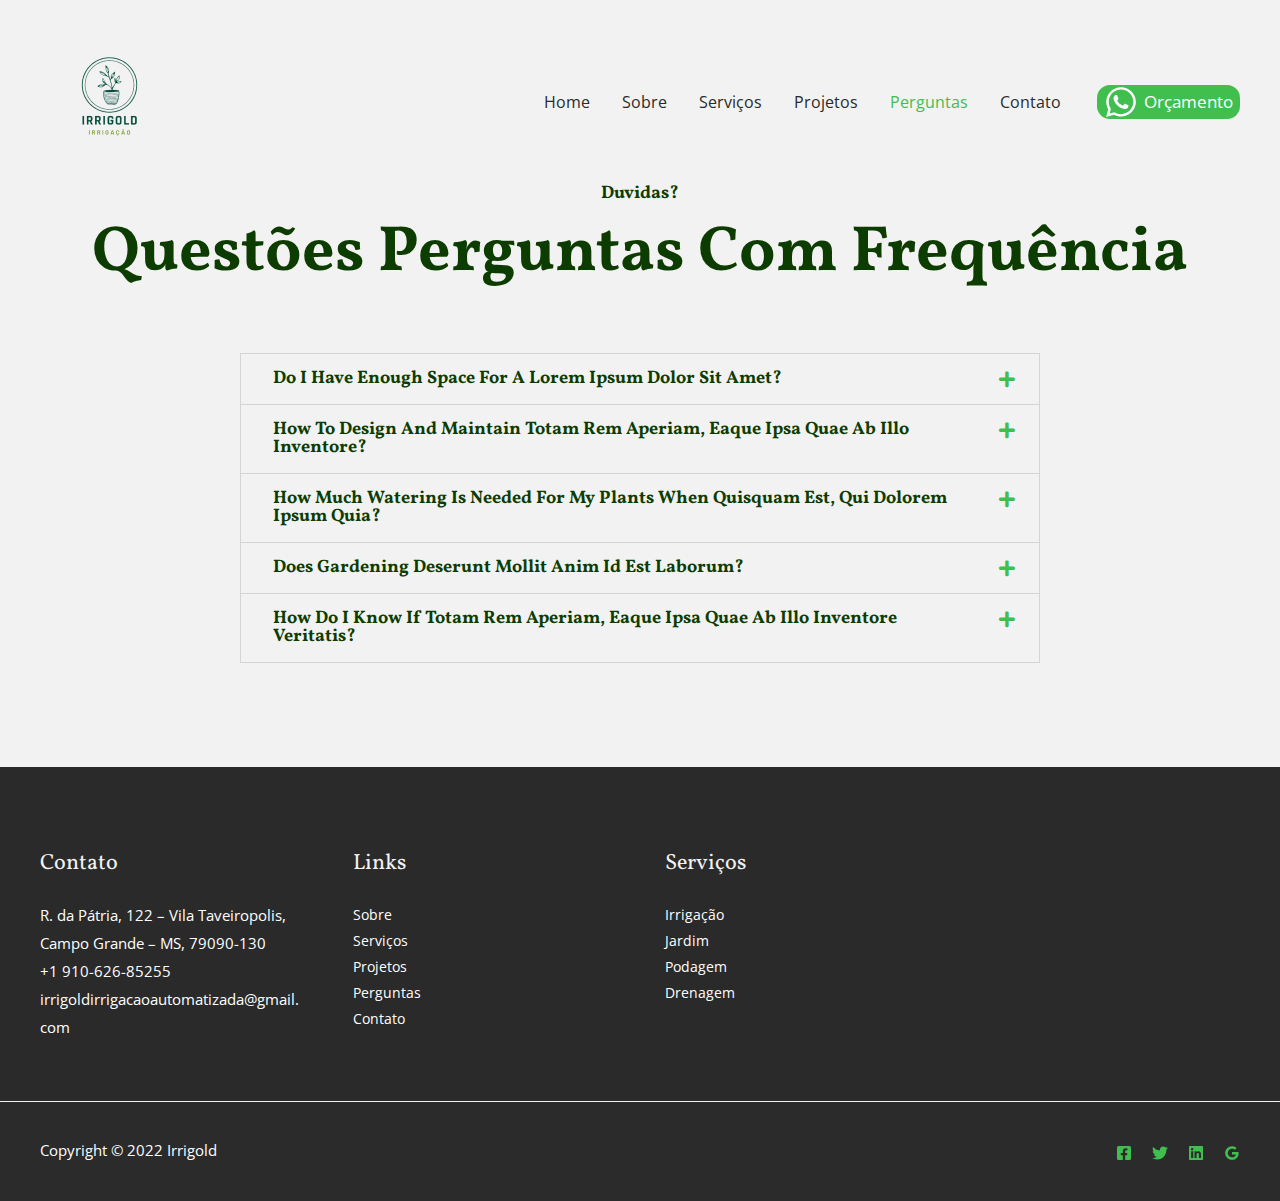
<file: faq/index.html>
<!DOCTYPE html>
<html lang="pt-BR">
<head>
<meta charset="UTF-8">
<meta name="viewport" content="width=device-width, initial-scale=1">
<link rel="profile" href="https://gmpg.org/xfn/11">

<meta name="robots" content="index, follow, max-image-preview:large, max-snippet:-1, max-video-preview:-1">

	<!-- This site is optimized with the Yoast SEO plugin v19.11 - https://yoast.com/wordpress/plugins/seo/ -->
	<title>FAQ - Irrigold</title>
	<link rel="canonical" href="https://indexsaulomathe.github.io/site-irrigold-vtest/faq/">
	<meta property="og:locale" content="pt_BR">
	<meta property="og:type" content="article">
	<meta property="og:title" content="FAQ - Irrigold">
	<meta property="og:description" content="Duvidas? Questões Perguntas com Frequência Do I have enough space for a lorem ipsum dolor sit amet? Sed ut perspiciatis unde omnis iste natus error sit voluptatem accusantium doloremque laudantium, totam rem aperiam, eaque ipsa quae ab illo inventore veritatis et quasi architecto beatae vitae dicta sunt explicabo. Nemo enim ipsam voluptatem quia voluptas sit &hellip; FAQ Leia mais &raquo;">
	<meta property="og:url" content="https://indexsaulomathe.github.io/site-irrigold-vtest/faq/">
	<meta property="og:site_name" content="Irrigold">
	<meta property="article:modified_time" content="2022-12-12T08:36:38+00:00">
	<meta name="twitter:card" content="summary_large_image">
	<meta name="twitter:label1" content="Est. tempo de leitura">
	<meta name="twitter:data1" content="3 minutos">
	<script type="application/ld+json" class="yoast-schema-graph">{
	    "@context": "https://schema.org",
	    "@graph": [
	        {
	            "@type": "WebPage",
	            "@id": "https://indexsaulomathe.github.io/site-irrigold-vtest/faq/",
	            "url": "https://indexsaulomathe.github.io/site-irrigold-vtest/faq/",
	            "name": "FAQ - Irrigold",
	            "isPartOf": {
	                "@id": "https://indexsaulomathe.github.io/site-irrigold-vtest/#website"
	            },
	            "datePublished": "2018-10-09T09:18:31+00:00",
	            "dateModified": "2022-12-12T08:36:38+00:00",
	            "breadcrumb": {
	                "@id": "https://indexsaulomathe.github.io/site-irrigold-vtest/faq/#breadcrumb"
	            },
	            "inLanguage": "pt-BR",
	            "potentialAction": [
	                {
	                    "@type": "ReadAction",
	                    "target": [
	                        "https://indexsaulomathe.github.io/site-irrigold-vtest/faq/"
	                    ]
	                }
	            ]
	        },
	        {
	            "@type": "BreadcrumbList",
	            "@id": "https://indexsaulomathe.github.io/site-irrigold-vtest/faq/#breadcrumb",
	            "itemListElement": [
	                {
	                    "@type": "ListItem",
	                    "position": 1,
	                    "name": "Início",
	                    "item": "https://indexsaulomathe.github.io/site-irrigold-vtest/"
	                },
	                {
	                    "@type": "ListItem",
	                    "position": 2,
	                    "name": "FAQ"
	                }
	            ]
	        },
	        {
	            "@type": "WebSite",
	            "@id": "https://indexsaulomathe.github.io/site-irrigold-vtest/#website",
	            "url": "https://indexsaulomathe.github.io/site-irrigold-vtest/",
	            "name": "Irrigold",
	            "description": "",
	            "publisher": {
	                "@id": "https://indexsaulomathe.github.io/site-irrigold-vtest/#organization"
	            },
	            "potentialAction": [
	                {
	                    "@type": "SearchAction",
	                    "target": {
	                        "@type": "EntryPoint",
	                        "urlTemplate": "https://indexsaulomathe.github.io/site-irrigold-vtest/?s={search_term_string}"
	                    },
	                    "query-input": "required name=search_term_string"
	                }
	            ],
	            "inLanguage": "pt-BR"
	        },
	        {
	            "@type": "Organization",
	            "@id": "https://indexsaulomathe.github.io/site-irrigold-vtest/#organization",
	            "name": "Irrigold",
	            "url": "https://indexsaulomathe.github.io/site-irrigold-vtest/",
	            "logo": {
	                "@type": "ImageObject",
	                "inLanguage": "pt-BR",
	                "@id": "https://indexsaulomathe.github.io/site-irrigold-vtest/#/schema/logo/image/",
	                "url": "https://indexsaulomathe.github.io/site-irrigold-vtest/wp-content/uploads/2022/12/4removed.png",
	                "contentUrl": "https://indexsaulomathe.github.io/site-irrigold-vtest/wp-content/uploads/2022/12/4removed.png",
	                "width": 500,
	                "height": 500,
	                "caption": "Irrigold"
	            },
	            "image": {
	                "@id": "https://indexsaulomathe.github.io/site-irrigold-vtest/#/schema/logo/image/"
	            }
	        }
	    ]
	}</script>
	<!-- / Yoast SEO plugin. -->


<link rel="dns-prefetch" href="//fonts.googleapis.com">
<link rel="alternate" type="application/rss+xml" title="Feed para Irrigold &raquo;" href="https://indexsaulomathe.github.io/site-irrigold-vtest/feed/">
<link rel="alternate" type="application/rss+xml" title="Feed de comentários para Irrigold &raquo;" href="https://indexsaulomathe.github.io/site-irrigold-vtest/comments/feed/">
<script>
window._wpemojiSettings = {"baseUrl":"https:\/\/s.w.org\/images\/core\/emoji\/14.0.0\/72x72\/","ext":".png","svgUrl":"https:\/\/s.w.org\/images\/core\/emoji\/14.0.0\/svg\/","svgExt":".svg","source":{"concatemoji":"https:\/\/indexsaulomathe.github.io\/site-irrigold-vtest\/wp-includes\/js\/wp-emoji-release.min.js?ver=6.1.1"}};
/*! This file is auto-generated */
!function(e,a,t){var n,r,o,i=a.createElement("canvas"),p=i.getContext&&i.getContext("2d");function s(e,t){var a=String.fromCharCode,e=(p.clearRect(0,0,i.width,i.height),p.fillText(a.apply(this,e),0,0),i.toDataURL());return p.clearRect(0,0,i.width,i.height),p.fillText(a.apply(this,t),0,0),e===i.toDataURL()}function c(e){var t=a.createElement("script");t.src=e,t.defer=t.type="text/javascript",a.getElementsByTagName("head")[0].appendChild(t)}for(o=Array("flag","emoji"),t.supports={everything:!0,everythingExceptFlag:!0},r=0;r<o.length;r++)t.supports[o[r]]=function(e){if(p&&p.fillText)switch(p.textBaseline="top",p.font="600 32px Arial",e){case"flag":return s([127987,65039,8205,9895,65039],[127987,65039,8203,9895,65039])?!1:!s([55356,56826,55356,56819],[55356,56826,8203,55356,56819])&&!s([55356,57332,56128,56423,56128,56418,56128,56421,56128,56430,56128,56423,56128,56447],[55356,57332,8203,56128,56423,8203,56128,56418,8203,56128,56421,8203,56128,56430,8203,56128,56423,8203,56128,56447]);case"emoji":return!s([129777,127995,8205,129778,127999],[129777,127995,8203,129778,127999])}return!1}(o[r]),t.supports.everything=t.supports.everything&&t.supports[o[r]],"flag"!==o[r]&&(t.supports.everythingExceptFlag=t.supports.everythingExceptFlag&&t.supports[o[r]]);t.supports.everythingExceptFlag=t.supports.everythingExceptFlag&&!t.supports.flag,t.DOMReady=!1,t.readyCallback=function(){t.DOMReady=!0},t.supports.everything||(n=function(){t.readyCallback()},a.addEventListener?(a.addEventListener("DOMContentLoaded",n,!1),e.addEventListener("load",n,!1)):(e.attachEvent("onload",n),a.attachEvent("onreadystatechange",function(){"complete"===a.readyState&&t.readyCallback()})),(e=t.source||{}).concatemoji?c(e.concatemoji):e.wpemoji&&e.twemoji&&(c(e.twemoji),c(e.wpemoji)))}(window,document,window._wpemojiSettings);
</script>
<style>img.wp-smiley,
img.emoji {
	display: inline !important;
	border: none !important;
	box-shadow: none !important;
	height: 1em !important;
	width: 1em !important;
	margin: 0 0.07em !important;
	vertical-align: -0.1em !important;
	background: none !important;
	padding: 0 !important;
}</style>
	<link rel="stylesheet" id="astra-theme-css-css" href="https://indexsaulomathe.github.io/site-irrigold-vtest/wp-content/themes/astra/assets/css/minified/frontend.min.css?ver=3.9.4" media="all">
<style id="astra-theme-css-inline-css">.ast-no-sidebar .entry-content .alignfull {margin-left: calc( -50vw + 50%);margin-right: calc( -50vw + 50%);max-width: 100vw;width: 100vw;}.ast-no-sidebar .entry-content .alignwide {margin-left: calc(-41vw + 50%);margin-right: calc(-41vw + 50%);max-width: unset;width: unset;}.ast-no-sidebar .entry-content .alignfull .alignfull,.ast-no-sidebar .entry-content .alignfull .alignwide,.ast-no-sidebar .entry-content .alignwide .alignfull,.ast-no-sidebar .entry-content .alignwide .alignwide,.ast-no-sidebar .entry-content .wp-block-column .alignfull,.ast-no-sidebar .entry-content .wp-block-column .alignwide{width: 100%;margin-left: auto;margin-right: auto;}.wp-block-gallery,.blocks-gallery-grid {margin: 0;}.wp-block-separator {max-width: 100px;}.wp-block-separator.is-style-wide,.wp-block-separator.is-style-dots {max-width: none;}.entry-content .has-2-columns .wp-block-column:first-child {padding-right: 10px;}.entry-content .has-2-columns .wp-block-column:last-child {padding-left: 10px;}@media (max-width: 782px) {.entry-content .wp-block-columns .wp-block-column {flex-basis: 100%;}.entry-content .has-2-columns .wp-block-column:first-child {padding-right: 0;}.entry-content .has-2-columns .wp-block-column:last-child {padding-left: 0;}}body .entry-content .wp-block-latest-posts {margin-left: 0;}body .entry-content .wp-block-latest-posts li {list-style: none;}.ast-no-sidebar .ast-container .entry-content .wp-block-latest-posts {margin-left: 0;}.ast-header-break-point .entry-content .alignwide {margin-left: auto;margin-right: auto;}.entry-content .blocks-gallery-item img {margin-bottom: auto;}.wp-block-pullquote {border-top: 4px solid #555d66;border-bottom: 4px solid #555d66;color: #40464d;}:root{--ast-container-default-xlg-padding:6.67em;--ast-container-default-lg-padding:5.67em;--ast-container-default-slg-padding:4.34em;--ast-container-default-md-padding:3.34em;--ast-container-default-sm-padding:6.67em;--ast-container-default-xs-padding:2.4em;--ast-container-default-xxs-padding:1.4em;}html{font-size:100%;}a,.page-title{color:var(--ast-global-color-0);}a:hover,a:focus{color:var(--ast-global-color-1);}body,button,input,select,textarea,.ast-button,.ast-custom-button{font-family:'Open Sans',sans-serif;font-weight:400;font-size:16px;font-size:1rem;}blockquote{color:var(--ast-global-color-3);}p,.entry-content p{margin-bottom:1em;}h1,.entry-content h1,h2,.entry-content h2,h3,.entry-content h3,h4,.entry-content h4,h5,.entry-content h5,h6,.entry-content h6,.site-title,.site-title a{font-family:'Vollkorn',serif;font-weight:700;text-transform:capitalize;}.ast-site-identity .site-title a{color:var(--ast-global-color-2);}.ast-site-identity .site-description{color:var(--ast-global-color-3);}.site-title{font-size:20px;font-size:1.25rem;display:none;}header .custom-logo-link img{max-width:139px;}.astra-logo-svg{width:139px;}.ast-archive-description .ast-archive-title{font-size:40px;font-size:2.5rem;}.site-header .site-description{font-size:11px;font-size:0.6875rem;display:none;}.entry-title{font-size:30px;font-size:1.875rem;}h1,.entry-content h1{font-size:64px;font-size:4rem;font-family:'Vollkorn',serif;line-height:1.1;text-transform:capitalize;}h2,.entry-content h2{font-size:40px;font-size:2.5rem;font-family:'Vollkorn',serif;line-height:1.1;text-transform:capitalize;}h3,.entry-content h3{font-size:32px;font-size:2rem;font-family:'Vollkorn',serif;line-height:1.1;text-transform:capitalize;}h4,.entry-content h4{font-size:22px;font-size:1.375rem;font-family:'Vollkorn',serif;text-transform:capitalize;}h5,.entry-content h5{font-size:18px;font-size:1.125rem;font-family:'Vollkorn',serif;text-transform:capitalize;}h6,.entry-content h6{font-size:14px;font-size:0.875rem;font-family:'Vollkorn',serif;text-transform:capitalize;}.ast-single-post .entry-title,.page-title{font-size:30px;font-size:1.875rem;}::selection{background-color:var(--ast-global-color-0);color:#000000;}body,h1,.entry-title a,.entry-content h1,h2,.entry-content h2,h3,.entry-content h3,h4,.entry-content h4,h5,.entry-content h5,h6,.entry-content h6{color:var(--ast-global-color-3);}.tagcloud a:hover,.tagcloud a:focus,.tagcloud a.current-item{color:#000000;border-color:var(--ast-global-color-0);background-color:var(--ast-global-color-0);}input:focus,input[type="text"]:focus,input[type="email"]:focus,input[type="url"]:focus,input[type="password"]:focus,input[type="reset"]:focus,input[type="search"]:focus,textarea:focus{border-color:var(--ast-global-color-0);}input[type="radio"]:checked,input[type=reset],input[type="checkbox"]:checked,input[type="checkbox"]:hover:checked,input[type="checkbox"]:focus:checked,input[type=range]::-webkit-slider-thumb{border-color:var(--ast-global-color-0);background-color:var(--ast-global-color-0);box-shadow:none;}.site-footer a:hover + .post-count,.site-footer a:focus + .post-count{background:var(--ast-global-color-0);border-color:var(--ast-global-color-0);}.single .nav-links .nav-previous,.single .nav-links .nav-next{color:var(--ast-global-color-0);}.entry-meta,.entry-meta *{line-height:1.45;color:var(--ast-global-color-0);}.entry-meta a:hover,.entry-meta a:hover *,.entry-meta a:focus,.entry-meta a:focus *,.page-links > .page-link,.page-links .page-link:hover,.post-navigation a:hover{color:var(--ast-global-color-1);}#cat option,.secondary .calendar_wrap thead a,.secondary .calendar_wrap thead a:visited{color:var(--ast-global-color-0);}.secondary .calendar_wrap #today,.ast-progress-val span{background:var(--ast-global-color-0);}.secondary a:hover + .post-count,.secondary a:focus + .post-count{background:var(--ast-global-color-0);border-color:var(--ast-global-color-0);}.calendar_wrap #today > a{color:#000000;}.page-links .page-link,.single .post-navigation a{color:var(--ast-global-color-0);}.ast-header-break-point .main-header-bar .ast-button-wrap .menu-toggle{border-radius:100px;}.widget-title{font-size:22px;font-size:1.375rem;color:var(--ast-global-color-3);}.ast-logo-title-inline .site-logo-img{padding-right:1em;}.site-logo-img img{ transition:all 0.2s linear;}.ast-page-builder-template .hentry {margin: 0;}.ast-page-builder-template .site-content > .ast-container {max-width: 100%;padding: 0;}.ast-page-builder-template .site-content #primary {padding: 0;margin: 0;}.ast-page-builder-template .no-results {text-align: center;margin: 4em auto;}.ast-page-builder-template .ast-pagination {padding: 2em;}.ast-page-builder-template .entry-header.ast-no-title.ast-no-thumbnail {margin-top: 0;}.ast-page-builder-template .entry-header.ast-header-without-markup {margin-top: 0;margin-bottom: 0;}.ast-page-builder-template .entry-header.ast-no-title.ast-no-meta {margin-bottom: 0;}.ast-page-builder-template.single .post-navigation {padding-bottom: 2em;}.ast-page-builder-template.single-post .site-content > .ast-container {max-width: 100%;}.ast-page-builder-template .entry-header {margin-top: 4em;margin-left: auto;margin-right: auto;padding-left: 20px;padding-right: 20px;}.single.ast-page-builder-template .entry-header {padding-left: 20px;padding-right: 20px;}.ast-page-builder-template .ast-archive-description {margin: 4em auto 0;padding-left: 20px;padding-right: 20px;}.ast-page-builder-template.ast-no-sidebar .entry-content .alignwide {margin-left: 0;margin-right: 0;}@media (max-width:921px){#ast-desktop-header{display:none;}}@media (min-width:921px){#ast-mobile-header{display:none;}}.wp-block-buttons.aligncenter{justify-content:center;}@media (max-width:782px){.entry-content .wp-block-columns .wp-block-column{margin-left:0px;}}.wp-block-image.aligncenter{margin-left:auto;margin-right:auto;}.wp-block-table.aligncenter{margin-left:auto;margin-right:auto;}@media (max-width:921px){.ast-separate-container #primary,.ast-separate-container #secondary{padding:1.5em 0;}#primary,#secondary{padding:1.5em 0;margin:0;}.ast-left-sidebar #content > .ast-container{display:flex;flex-direction:column-reverse;width:100%;}.ast-separate-container .ast-article-post,.ast-separate-container .ast-article-single{padding:1.5em 2.14em;}.ast-author-box img.avatar{margin:20px 0 0 0;}}@media (min-width:922px){.ast-separate-container.ast-right-sidebar #primary,.ast-separate-container.ast-left-sidebar #primary{border:0;}.search-no-results.ast-separate-container #primary{margin-bottom:4em;}}.elementor-button-wrapper .elementor-button{border-style:solid;text-decoration:none;border-top-width:0;border-right-width:0;border-left-width:0;border-bottom-width:0;}body .elementor-button.elementor-size-sm,body .elementor-button.elementor-size-xs,body .elementor-button.elementor-size-md,body .elementor-button.elementor-size-lg,body .elementor-button.elementor-size-xl,body .elementor-button{border-radius:8px;padding-top:17px;padding-right:26px;padding-bottom:17px;padding-left:26px;}.elementor-button-wrapper .elementor-button{border-color:var(--ast-global-color-0);background-color:var(--ast-global-color-0);}.elementor-button-wrapper .elementor-button:hover,.elementor-button-wrapper .elementor-button:focus{color:var(--ast-global-color-4);background-color:var(--ast-global-color-5);border-color:var(--ast-global-color-5);}.wp-block-button .wp-block-button__link ,.elementor-button-wrapper .elementor-button,.elementor-button-wrapper .elementor-button:visited{color:var(--ast-global-color-4);}.elementor-button-wrapper .elementor-button{font-family:'Poppins',sans-serif;font-weight:500;line-height:1;text-transform:capitalize;letter-spacing:0.5px;}body .elementor-button.elementor-size-sm,body .elementor-button.elementor-size-xs,body .elementor-button.elementor-size-md,body .elementor-button.elementor-size-lg,body .elementor-button.elementor-size-xl,body .elementor-button{font-size:14px;font-size:0.875rem;}.wp-block-button .wp-block-button__link:hover,.wp-block-button .wp-block-button__link:focus{color:var(--ast-global-color-4);background-color:var(--ast-global-color-5);border-color:var(--ast-global-color-5);}.elementor-widget-heading h1.elementor-heading-title{line-height:1.1;}.elementor-widget-heading h2.elementor-heading-title{line-height:1.1;}.elementor-widget-heading h3.elementor-heading-title{line-height:1.1;}.wp-block-button .wp-block-button__link{border-top-width:0;border-right-width:0;border-left-width:0;border-bottom-width:0;border-color:var(--ast-global-color-0);background-color:var(--ast-global-color-0);color:var(--ast-global-color-4);font-family:'Poppins',sans-serif;font-weight:500;line-height:1;text-transform:capitalize;letter-spacing:0.5px;font-size:14px;font-size:0.875rem;border-radius:8px;padding-top:17px;padding-right:26px;padding-bottom:17px;padding-left:26px;}.menu-toggle,button,.ast-button,.ast-custom-button,.button,input#submit,input[type="button"],input[type="submit"],input[type="reset"]{border-style:solid;border-top-width:0;border-right-width:0;border-left-width:0;border-bottom-width:0;color:var(--ast-global-color-4);border-color:var(--ast-global-color-0);background-color:var(--ast-global-color-0);border-radius:8px;padding-top:17px;padding-right:26px;padding-bottom:17px;padding-left:26px;font-family:'Poppins',sans-serif;font-weight:500;font-size:14px;font-size:0.875rem;line-height:1;text-transform:capitalize;letter-spacing:0.5px;}button:focus,.menu-toggle:hover,button:hover,.ast-button:hover,.ast-custom-button:hover .button:hover,.ast-custom-button:hover ,input[type=reset]:hover,input[type=reset]:focus,input#submit:hover,input#submit:focus,input[type="button"]:hover,input[type="button"]:focus,input[type="submit"]:hover,input[type="submit"]:focus{color:var(--ast-global-color-4);background-color:var(--ast-global-color-5);border-color:var(--ast-global-color-5);}@media (min-width:544px){.ast-container{max-width:100%;}}@media (max-width:544px){.ast-separate-container .ast-article-post,.ast-separate-container .ast-article-single,.ast-separate-container .comments-title,.ast-separate-container .ast-archive-description{padding:1.5em 1em;}.ast-separate-container #content .ast-container{padding-left:0.54em;padding-right:0.54em;}.ast-separate-container .ast-comment-list li.depth-1{padding:1.5em 1em;margin-bottom:1.5em;}.ast-separate-container .ast-comment-list .bypostauthor{padding:.5em;}.ast-search-menu-icon.ast-dropdown-active .search-field{width:170px;}}@media (max-width:921px){.ast-mobile-header-stack .main-header-bar .ast-search-menu-icon{display:inline-block;}.ast-header-break-point.ast-header-custom-item-outside .ast-mobile-header-stack .main-header-bar .ast-search-icon{margin:0;}.ast-comment-avatar-wrap img{max-width:2.5em;}.ast-separate-container .ast-comment-list li.depth-1{padding:1.5em 2.14em;}.ast-separate-container .comment-respond{padding:2em 2.14em;}.ast-comment-meta{padding:0 1.8888em 1.3333em;}}body,.ast-separate-container{background-color:var(--ast-global-color-4);;background-image:none;;}.ast-no-sidebar.ast-separate-container .entry-content .alignfull {margin-left: -6.67em;margin-right: -6.67em;width: auto;}@media (max-width: 1200px) {.ast-no-sidebar.ast-separate-container .entry-content .alignfull {margin-left: -2.4em;margin-right: -2.4em;}}@media (max-width: 768px) {.ast-no-sidebar.ast-separate-container .entry-content .alignfull {margin-left: -2.14em;margin-right: -2.14em;}}@media (max-width: 544px) {.ast-no-sidebar.ast-separate-container .entry-content .alignfull {margin-left: -1em;margin-right: -1em;}}.ast-no-sidebar.ast-separate-container .entry-content .alignwide {margin-left: -20px;margin-right: -20px;}.ast-no-sidebar.ast-separate-container .entry-content .wp-block-column .alignfull,.ast-no-sidebar.ast-separate-container .entry-content .wp-block-column .alignwide {margin-left: auto;margin-right: auto;width: 100%;}@media (max-width:921px){.site-title{font-size:18px;font-size:1.125rem;display:block;}.ast-archive-description .ast-archive-title{font-size:40px;}.site-header .site-description{font-size:12px;font-size:0.75rem;display:block;}.entry-title{font-size:30px;}h1,.entry-content h1{font-size:48px;}h2,.entry-content h2{font-size:32px;}h3,.entry-content h3{font-size:24px;}h4,.entry-content h4{font-size:20px;font-size:1.25rem;}h5,.entry-content h5{font-size:16px;font-size:1rem;}h6,.entry-content h6{font-size:13px;font-size:0.8125rem;}.ast-single-post .entry-title,.page-title{font-size:30px;}.astra-logo-svg{width:40px;}header .custom-logo-link img,.ast-header-break-point .site-logo-img .custom-mobile-logo-link img{max-width:40px;}}@media (max-width:544px){.site-title{font-size:16px;font-size:1rem;display:block;}.ast-archive-description .ast-archive-title{font-size:40px;}.site-header .site-description{font-size:11px;font-size:0.6875rem;display:none;}.entry-title{font-size:30px;}h1,.entry-content h1{font-size:40px;}h2,.entry-content h2{font-size:28px;}h3,.entry-content h3{font-size:24px;}h4,.entry-content h4{font-size:20px;font-size:1.25rem;}h5,.entry-content h5{font-size:16px;font-size:1rem;}h6,.entry-content h6{font-size:13px;font-size:0.8125rem;}.ast-single-post .entry-title,.page-title{font-size:30px;}header .custom-logo-link img,.ast-header-break-point .site-branding img,.ast-header-break-point .custom-logo-link img{max-width:37px;}.astra-logo-svg{width:37px;}.ast-header-break-point .site-logo-img .custom-mobile-logo-link img{max-width:37px;}}@media (max-width:921px){html{font-size:91.2%;}}@media (max-width:544px){html{font-size:91.2%;}}@media (min-width:922px){.ast-container{max-width:1240px;}}@font-face {font-family: "Astra";src: url(https://indexsaulomathe.github.io/site-irrigold-vtest/wp-content/themes/astra/assets/fonts/astra.woff) format("woff"),url(https://indexsaulomathe.github.io/site-irrigold-vtest/wp-content/themes/astra/assets/fonts/astra.ttf) format("truetype"),url(https://indexsaulomathe.github.io/site-irrigold-vtest/wp-content/themes/astra/assets/fonts/astra.svg#astra) format("svg");font-weight: normal;font-style: normal;font-display: fallback;}@media (min-width:922px){.main-header-menu .sub-menu .menu-item.ast-left-align-sub-menu:hover > .sub-menu,.main-header-menu .sub-menu .menu-item.ast-left-align-sub-menu.focus > .sub-menu{margin-left:-0px;}}.ast-theme-transparent-header [data-section="section-header-mobile-trigger"] .ast-button-wrap .ast-mobile-menu-trigger-outline{background:transparent;}.astra-icon-down_arrow::after {content: "\e900";font-family: Astra;}.astra-icon-close::after {content: "\e5cd";font-family: Astra;}.astra-icon-drag_handle::after {content: "\e25d";font-family: Astra;}.astra-icon-format_align_justify::after {content: "\e235";font-family: Astra;}.astra-icon-menu::after {content: "\e5d2";font-family: Astra;}.astra-icon-reorder::after {content: "\e8fe";font-family: Astra;}.astra-icon-search::after {content: "\e8b6";font-family: Astra;}.astra-icon-zoom_in::after {content: "\e56b";font-family: Astra;}.astra-icon-check-circle::after {content: "\e901";font-family: Astra;}.astra-icon-shopping-cart::after {content: "\f07a";font-family: Astra;}.astra-icon-shopping-bag::after {content: "\f290";font-family: Astra;}.astra-icon-shopping-basket::after {content: "\f291";font-family: Astra;}.astra-icon-circle-o::after {content: "\e903";font-family: Astra;}.astra-icon-certificate::after {content: "\e902";font-family: Astra;}blockquote {padding: 1.2em;}:root .has-ast-global-color-0-color{color:var(--ast-global-color-0);}:root .has-ast-global-color-0-background-color{background-color:var(--ast-global-color-0);}:root .wp-block-button .has-ast-global-color-0-color{color:var(--ast-global-color-0);}:root .wp-block-button .has-ast-global-color-0-background-color{background-color:var(--ast-global-color-0);}:root .has-ast-global-color-1-color{color:var(--ast-global-color-1);}:root .has-ast-global-color-1-background-color{background-color:var(--ast-global-color-1);}:root .wp-block-button .has-ast-global-color-1-color{color:var(--ast-global-color-1);}:root .wp-block-button .has-ast-global-color-1-background-color{background-color:var(--ast-global-color-1);}:root .has-ast-global-color-2-color{color:var(--ast-global-color-2);}:root .has-ast-global-color-2-background-color{background-color:var(--ast-global-color-2);}:root .wp-block-button .has-ast-global-color-2-color{color:var(--ast-global-color-2);}:root .wp-block-button .has-ast-global-color-2-background-color{background-color:var(--ast-global-color-2);}:root .has-ast-global-color-3-color{color:var(--ast-global-color-3);}:root .has-ast-global-color-3-background-color{background-color:var(--ast-global-color-3);}:root .wp-block-button .has-ast-global-color-3-color{color:var(--ast-global-color-3);}:root .wp-block-button .has-ast-global-color-3-background-color{background-color:var(--ast-global-color-3);}:root .has-ast-global-color-4-color{color:var(--ast-global-color-4);}:root .has-ast-global-color-4-background-color{background-color:var(--ast-global-color-4);}:root .wp-block-button .has-ast-global-color-4-color{color:var(--ast-global-color-4);}:root .wp-block-button .has-ast-global-color-4-background-color{background-color:var(--ast-global-color-4);}:root .has-ast-global-color-5-color{color:var(--ast-global-color-5);}:root .has-ast-global-color-5-background-color{background-color:var(--ast-global-color-5);}:root .wp-block-button .has-ast-global-color-5-color{color:var(--ast-global-color-5);}:root .wp-block-button .has-ast-global-color-5-background-color{background-color:var(--ast-global-color-5);}:root .has-ast-global-color-6-color{color:var(--ast-global-color-6);}:root .has-ast-global-color-6-background-color{background-color:var(--ast-global-color-6);}:root .wp-block-button .has-ast-global-color-6-color{color:var(--ast-global-color-6);}:root .wp-block-button .has-ast-global-color-6-background-color{background-color:var(--ast-global-color-6);}:root .has-ast-global-color-7-color{color:var(--ast-global-color-7);}:root .has-ast-global-color-7-background-color{background-color:var(--ast-global-color-7);}:root .wp-block-button .has-ast-global-color-7-color{color:var(--ast-global-color-7);}:root .wp-block-button .has-ast-global-color-7-background-color{background-color:var(--ast-global-color-7);}:root .has-ast-global-color-8-color{color:var(--ast-global-color-8);}:root .has-ast-global-color-8-background-color{background-color:var(--ast-global-color-8);}:root .wp-block-button .has-ast-global-color-8-color{color:var(--ast-global-color-8);}:root .wp-block-button .has-ast-global-color-8-background-color{background-color:var(--ast-global-color-8);}:root{--ast-global-color-0:#40bf4f;--ast-global-color-1:#0d3c00;--ast-global-color-2:#0d3c00;--ast-global-color-3:#5a5a5a;--ast-global-color-4:#f2f2f2;--ast-global-color-5:#ffffff;--ast-global-color-6:#f3f2ed;--ast-global-color-7:#2a2a2a;--ast-global-color-8:rgba(64,191,79,0.15);}:root {--ast-border-color : #dddddd;}@media (min-width:921px){.ast-theme-transparent-header #masthead{position:absolute;left:0;right:0;}.ast-theme-transparent-header .main-header-bar,.ast-theme-transparent-header.ast-header-break-point .main-header-bar{background:none;}body.elementor-editor-active.ast-theme-transparent-header #masthead,.fl-builder-edit .ast-theme-transparent-header #masthead,body.vc_editor.ast-theme-transparent-header #masthead,body.brz-ed.ast-theme-transparent-header #masthead{z-index:0;}.ast-header-break-point.ast-replace-site-logo-transparent.ast-theme-transparent-header .custom-mobile-logo-link{display:none;}.ast-header-break-point.ast-replace-site-logo-transparent.ast-theme-transparent-header .transparent-custom-logo{display:inline-block;}.ast-theme-transparent-header .ast-above-header,.ast-theme-transparent-header .ast-above-header.ast-above-header-bar{background-image:none;background-color:transparent;}.ast-theme-transparent-header .ast-below-header{background-image:none;background-color:transparent;}}.ast-theme-transparent-header .site-title a,.ast-theme-transparent-header .site-title a:focus,.ast-theme-transparent-header .site-title a:hover,.ast-theme-transparent-header .site-title a:visited{color:var(--ast-global-color-2);}.ast-theme-transparent-header .site-header .site-description{color:var(--ast-global-color-2);}@media (max-width:921px){.ast-theme-transparent-header #masthead{position:absolute;left:0;right:0;}.ast-theme-transparent-header .main-header-bar,.ast-theme-transparent-header.ast-header-break-point .main-header-bar{background:none;}body.elementor-editor-active.ast-theme-transparent-header #masthead,.fl-builder-edit .ast-theme-transparent-header #masthead,body.vc_editor.ast-theme-transparent-header #masthead,body.brz-ed.ast-theme-transparent-header #masthead{z-index:0;}.ast-header-break-point.ast-replace-site-logo-transparent.ast-theme-transparent-header .custom-mobile-logo-link{display:none;}.ast-header-break-point.ast-replace-site-logo-transparent.ast-theme-transparent-header .transparent-custom-logo{display:inline-block;}.ast-theme-transparent-header .ast-above-header,.ast-theme-transparent-header .ast-above-header.ast-above-header-bar{background-image:none;background-color:transparent;}.ast-theme-transparent-header .ast-below-header{background-image:none;background-color:transparent;}}.ast-theme-transparent-header #ast-desktop-header > [CLASS*="-header-wrap"]:nth-last-child(2) > [CLASS*="-header-bar"],.ast-theme-transparent-header.ast-header-break-point #ast-mobile-header > [CLASS*="-header-wrap"]:nth-last-child(2) > [CLASS*="-header-bar"]{border-bottom-width:0px;border-bottom-style:solid;}.ast-breadcrumbs .trail-browse,.ast-breadcrumbs .trail-items,.ast-breadcrumbs .trail-items li{display:inline-block;margin:0;padding:0;border:none;background:inherit;text-indent:0;}.ast-breadcrumbs .trail-browse{font-size:inherit;font-style:inherit;font-weight:inherit;color:inherit;}.ast-breadcrumbs .trail-items{list-style:none;}.trail-items li::after{padding:0 0.3em;content:"\00bb";}.trail-items li:last-of-type::after{display:none;}h1,.entry-content h1,h2,.entry-content h2,h3,.entry-content h3,h4,.entry-content h4,h5,.entry-content h5,h6,.entry-content h6{color:var(--ast-global-color-2);}@media (max-width:921px){.ast-builder-grid-row-container.ast-builder-grid-row-tablet-3-firstrow .ast-builder-grid-row > *:first-child,.ast-builder-grid-row-container.ast-builder-grid-row-tablet-3-lastrow .ast-builder-grid-row > *:last-child{grid-column:1 / -1;}}@media (max-width:544px){.ast-builder-grid-row-container.ast-builder-grid-row-mobile-3-firstrow .ast-builder-grid-row > *:first-child,.ast-builder-grid-row-container.ast-builder-grid-row-mobile-3-lastrow .ast-builder-grid-row > *:last-child{grid-column:1 / -1;}}.ast-builder-layout-element[data-section="title_tagline"]{display:flex;}@media (max-width:921px){.ast-header-break-point .ast-builder-layout-element[data-section="title_tagline"]{display:flex;}}@media (max-width:544px){.ast-header-break-point .ast-builder-layout-element[data-section="title_tagline"]{display:flex;}}[data-section*="section-hb-button-"] .menu-link{display:none;}.ast-header-button-1[data-section*="section-hb-button-"] .ast-builder-button-wrap .ast-custom-button{line-height:1;}.ast-header-button-1 .ast-custom-button{color:var(--ast-global-color-4);background:var(--ast-global-color-0);}.ast-header-button-1 .ast-custom-button:hover{color:rgba(255,255,255,0.75);background:var(--ast-global-color-0);}@media (max-width:921px){.ast-header-button-1[data-section*="section-hb-button-"] .ast-builder-button-wrap .ast-custom-button{margin-top:10px;margin-bottom:20px;margin-left:20px;margin-right:20px;}}.ast-header-button-1[data-section="section-hb-button-1"]{display:flex;}@media (max-width:921px){.ast-header-break-point .ast-header-button-1[data-section="section-hb-button-1"]{display:none;}}@media (max-width:544px){.ast-header-break-point .ast-header-button-1[data-section="section-hb-button-1"]{display:none;}}.ast-builder-menu-1{font-family:inherit;font-weight:inherit;}.ast-builder-menu-1 .menu-item > .menu-link{color:var(--ast-global-color-7);}.ast-builder-menu-1 .menu-item > .ast-menu-toggle{color:var(--ast-global-color-7);}.ast-builder-menu-1 .menu-item:hover > .menu-link,.ast-builder-menu-1 .inline-on-mobile .menu-item:hover > .ast-menu-toggle{color:var(--ast-global-color-0);}.ast-builder-menu-1 .menu-item:hover > .ast-menu-toggle{color:var(--ast-global-color-0);}.ast-builder-menu-1 .menu-item.current-menu-item > .menu-link,.ast-builder-menu-1 .inline-on-mobile .menu-item.current-menu-item > .ast-menu-toggle,.ast-builder-menu-1 .current-menu-ancestor > .menu-link{color:var(--ast-global-color-0);}.ast-builder-menu-1 .menu-item.current-menu-item > .ast-menu-toggle{color:var(--ast-global-color-0);}.ast-builder-menu-1 .sub-menu,.ast-builder-menu-1 .inline-on-mobile .sub-menu{border-top-width:0px;border-bottom-width:0px;border-right-width:0px;border-left-width:0px;border-color:#eaeaea;border-style:solid;border-radius:0px;}.ast-builder-menu-1 .main-header-menu > .menu-item > .sub-menu,.ast-builder-menu-1 .main-header-menu > .menu-item > .astra-full-megamenu-wrapper{margin-top:0px;}.ast-desktop .ast-builder-menu-1 .main-header-menu > .menu-item > .sub-menu:before,.ast-desktop .ast-builder-menu-1 .main-header-menu > .menu-item > .astra-full-megamenu-wrapper:before{height:calc( 0px + 5px );}.ast-desktop .ast-builder-menu-1 .menu-item .sub-menu .menu-link{border-style:none;}@media (max-width:921px){.ast-header-break-point .ast-builder-menu-1 .menu-item.menu-item-has-children > .ast-menu-toggle{top:0;}.ast-builder-menu-1 .menu-item-has-children > .menu-link:after{content:unset;}.ast-builder-menu-1 .main-header-menu > .menu-item > .sub-menu,.ast-builder-menu-1 .main-header-menu > .menu-item > .astra-full-megamenu-wrapper{margin-top:0;}}@media (max-width:544px){.ast-header-break-point .ast-builder-menu-1 .menu-item.menu-item-has-children > .ast-menu-toggle{top:0;}.ast-builder-menu-1 .main-header-menu > .menu-item > .sub-menu,.ast-builder-menu-1 .main-header-menu > .menu-item > .astra-full-megamenu-wrapper{margin-top:0;}}.ast-builder-menu-1{display:flex;}@media (max-width:921px){.ast-header-break-point .ast-builder-menu-1{display:flex;}}@media (max-width:544px){.ast-header-break-point .ast-builder-menu-1{display:flex;}}.ast-builder-social-element:hover {color: #0274be;}.ast-social-stack-desktop .ast-builder-social-element,.ast-social-stack-tablet .ast-builder-social-element,.ast-social-stack-mobile .ast-builder-social-element {margin-top: 6px;margin-bottom: 6px;}.ast-social-color-type-official .ast-builder-social-element,.ast-social-color-type-official .social-item-label {color: var(--color);background-color: var(--background-color);}.header-social-inner-wrap.ast-social-color-type-official .ast-builder-social-element svg,.footer-social-inner-wrap.ast-social-color-type-official .ast-builder-social-element svg {fill: currentColor;}.social-show-label-true .ast-builder-social-element {width: auto;padding: 0 0.4em;}[data-section^="section-fb-social-icons-"] .footer-social-inner-wrap {text-align: center;}.ast-footer-social-wrap {width: 100%;}.ast-footer-social-wrap .ast-builder-social-element:first-child {margin-left: 0;}.ast-footer-social-wrap .ast-builder-social-element:last-child {margin-right: 0;}.ast-header-social-wrap .ast-builder-social-element:first-child {margin-left: 0;}.ast-header-social-wrap .ast-builder-social-element:last-child {margin-right: 0;}.ast-builder-social-element {line-height: 1;color: #3a3a3a;background: transparent;vertical-align: middle;transition: all 0.01s;margin-left: 6px;margin-right: 6px;justify-content: center;align-items: center;}.ast-builder-social-element {line-height: 1;color: #3a3a3a;background: transparent;vertical-align: middle;transition: all 0.01s;margin-left: 6px;margin-right: 6px;justify-content: center;align-items: center;}.ast-builder-social-element .social-item-label {padding-left: 6px;}.ast-header-social-1-wrap .ast-builder-social-element{margin-left:12.5px;margin-right:12.5px;padding:9px;border-radius:13px;background:var(--ast-global-color-0);}.ast-header-social-1-wrap .ast-builder-social-element svg{width:34px;height:34px;}.ast-header-social-1-wrap .ast-social-icon-image-wrap{margin:9px;}.ast-header-social-1-wrap .ast-social-color-type-custom svg{fill:var(--ast-global-color-5);}.ast-header-social-1-wrap .ast-social-color-type-custom .social-item-label{color:var(--ast-global-color-5);}.ast-header-social-1-wrap{font-size:17px;font-size:1.0625rem;}.ast-builder-layout-element[data-section="section-hb-social-icons-1"]{display:flex;}@media (max-width:921px){.ast-header-break-point .ast-builder-layout-element[data-section="section-hb-social-icons-1"]{display:flex;}}@media (max-width:544px){.ast-header-break-point .ast-builder-layout-element[data-section="section-hb-social-icons-1"]{display:flex;}}.site-below-footer-wrap{padding-top:20px;padding-bottom:20px;}.site-below-footer-wrap[data-section="section-below-footer-builder"]{background-color:#2b2b2b;;background-image:none;;min-height:100px;border-style:solid;border-width:0px;border-top-width:1px;border-top-color:var(--ast-global-color-4);}.site-below-footer-wrap[data-section="section-below-footer-builder"] .ast-builder-grid-row{max-width:1200px;margin-left:auto;margin-right:auto;}.site-below-footer-wrap[data-section="section-below-footer-builder"] .ast-builder-grid-row,.site-below-footer-wrap[data-section="section-below-footer-builder"] .site-footer-section{align-items:flex-start;}.site-below-footer-wrap[data-section="section-below-footer-builder"].ast-footer-row-inline .site-footer-section{display:flex;margin-bottom:0;}.ast-builder-grid-row-2-equal .ast-builder-grid-row{grid-template-columns:repeat( 2,1fr );}@media (max-width:921px){.site-below-footer-wrap[data-section="section-below-footer-builder"].ast-footer-row-tablet-inline .site-footer-section{display:flex;margin-bottom:0;}.site-below-footer-wrap[data-section="section-below-footer-builder"].ast-footer-row-tablet-stack .site-footer-section{display:block;margin-bottom:10px;}.ast-builder-grid-row-container.ast-builder-grid-row-tablet-2-equal .ast-builder-grid-row{grid-template-columns:repeat( 2,1fr );}}@media (max-width:544px){.site-below-footer-wrap[data-section="section-below-footer-builder"].ast-footer-row-mobile-inline .site-footer-section{display:flex;margin-bottom:0;}.site-below-footer-wrap[data-section="section-below-footer-builder"].ast-footer-row-mobile-stack .site-footer-section{display:block;margin-bottom:10px;}.ast-builder-grid-row-container.ast-builder-grid-row-mobile-full .ast-builder-grid-row{grid-template-columns:1fr;}}@media (max-width:921px){.site-below-footer-wrap[data-section="section-below-footer-builder"]{padding-top:20px;padding-bottom:20px;padding-left:20px;padding-right:20px;}}.site-below-footer-wrap[data-section="section-below-footer-builder"]{display:grid;}@media (max-width:921px){.ast-header-break-point .site-below-footer-wrap[data-section="section-below-footer-builder"]{display:grid;}}@media (max-width:544px){.ast-header-break-point .site-below-footer-wrap[data-section="section-below-footer-builder"]{display:grid;}}.ast-footer-copyright{text-align:left;}.ast-footer-copyright {color:var(--ast-global-color-5);}@media (max-width:921px){.ast-footer-copyright{text-align:left;}}@media (max-width:544px){.ast-footer-copyright{text-align:center;}}.ast-footer-copyright {font-size:15px;font-size:0.9375rem;}.ast-footer-copyright.ast-builder-layout-element{display:flex;}@media (max-width:921px){.ast-header-break-point .ast-footer-copyright.ast-builder-layout-element{display:flex;}}@media (max-width:544px){.ast-header-break-point .ast-footer-copyright.ast-builder-layout-element{display:flex;}}.ast-builder-social-element:hover {color: #0274be;}.ast-social-stack-desktop .ast-builder-social-element,.ast-social-stack-tablet .ast-builder-social-element,.ast-social-stack-mobile .ast-builder-social-element {margin-top: 6px;margin-bottom: 6px;}.ast-social-color-type-official .ast-builder-social-element,.ast-social-color-type-official .social-item-label {color: var(--color);background-color: var(--background-color);}.header-social-inner-wrap.ast-social-color-type-official .ast-builder-social-element svg,.footer-social-inner-wrap.ast-social-color-type-official .ast-builder-social-element svg {fill: currentColor;}.social-show-label-true .ast-builder-social-element {width: auto;padding: 0 0.4em;}[data-section^="section-fb-social-icons-"] .footer-social-inner-wrap {text-align: center;}.ast-footer-social-wrap {width: 100%;}.ast-footer-social-wrap .ast-builder-social-element:first-child {margin-left: 0;}.ast-footer-social-wrap .ast-builder-social-element:last-child {margin-right: 0;}.ast-header-social-wrap .ast-builder-social-element:first-child {margin-left: 0;}.ast-header-social-wrap .ast-builder-social-element:last-child {margin-right: 0;}.ast-builder-social-element {line-height: 1;color: #3a3a3a;background: transparent;vertical-align: middle;transition: all 0.01s;margin-left: 6px;margin-right: 6px;justify-content: center;align-items: center;}.ast-builder-social-element {line-height: 1;color: #3a3a3a;background: transparent;vertical-align: middle;transition: all 0.01s;margin-left: 6px;margin-right: 6px;justify-content: center;align-items: center;}.ast-builder-social-element .social-item-label {padding-left: 6px;}.ast-footer-social-1-wrap .ast-builder-social-element{margin-left:10px;margin-right:10px;}.ast-footer-social-1-wrap .ast-builder-social-element svg{width:16px;height:16px;}.ast-footer-social-1-wrap .ast-social-color-type-custom svg{fill:var(--ast-global-color-0);}.ast-footer-social-1-wrap .ast-social-color-type-custom .ast-builder-social-element:hover{color:var(--ast-global-color-5);}.ast-footer-social-1-wrap .ast-social-color-type-custom .ast-builder-social-element:hover svg{fill:var(--ast-global-color-5);}.ast-footer-social-1-wrap .ast-social-color-type-custom .social-item-label{color:var(--ast-global-color-0);}.ast-footer-social-1-wrap .ast-builder-social-element:hover .social-item-label{color:var(--ast-global-color-5);}[data-section="section-fb-social-icons-1"] .footer-social-inner-wrap{text-align:right;}@media (max-width:921px){[data-section="section-fb-social-icons-1"] .footer-social-inner-wrap{text-align:right;}}@media (max-width:544px){[data-section="section-fb-social-icons-1"] .footer-social-inner-wrap{text-align:center;}}.ast-builder-layout-element[data-section="section-fb-social-icons-1"]{display:flex;}@media (max-width:921px){.ast-header-break-point .ast-builder-layout-element[data-section="section-fb-social-icons-1"]{display:flex;}}@media (max-width:544px){.ast-header-break-point .ast-builder-layout-element[data-section="section-fb-social-icons-1"]{display:flex;}}.site-footer{background-color:#222821;;background-image:none;;}.site-primary-footer-wrap{padding-top:45px;padding-bottom:45px;}.site-primary-footer-wrap[data-section="section-primary-footer-builder"]{background-color:#2a2a2a;;background-image:none;;}.site-primary-footer-wrap[data-section="section-primary-footer-builder"] .ast-builder-grid-row{max-width:1200px;margin-left:auto;margin-right:auto;}.site-primary-footer-wrap[data-section="section-primary-footer-builder"] .ast-builder-grid-row,.site-primary-footer-wrap[data-section="section-primary-footer-builder"] .site-footer-section{align-items:flex-start;}.site-primary-footer-wrap[data-section="section-primary-footer-builder"].ast-footer-row-inline .site-footer-section{display:flex;margin-bottom:0;}.ast-builder-grid-row-4-equal .ast-builder-grid-row{grid-template-columns:repeat( 4,1fr );}@media (max-width:921px){.site-primary-footer-wrap[data-section="section-primary-footer-builder"].ast-footer-row-tablet-inline .site-footer-section{display:flex;margin-bottom:0;}.site-primary-footer-wrap[data-section="section-primary-footer-builder"].ast-footer-row-tablet-stack .site-footer-section{display:block;margin-bottom:10px;}.ast-builder-grid-row-container.ast-builder-grid-row-tablet-full .ast-builder-grid-row{grid-template-columns:1fr;}}@media (max-width:544px){.site-primary-footer-wrap[data-section="section-primary-footer-builder"].ast-footer-row-mobile-inline .site-footer-section{display:flex;margin-bottom:0;}.site-primary-footer-wrap[data-section="section-primary-footer-builder"].ast-footer-row-mobile-stack .site-footer-section{display:block;margin-bottom:10px;}.ast-builder-grid-row-container.ast-builder-grid-row-mobile-full .ast-builder-grid-row{grid-template-columns:1fr;}}.site-primary-footer-wrap[data-section="section-primary-footer-builder"]{padding-top:80px;}@media (max-width:921px){.site-primary-footer-wrap[data-section="section-primary-footer-builder"]{padding-top:80px;padding-bottom:80px;padding-left:80px;padding-right:80px;}}@media (max-width:544px){.site-primary-footer-wrap[data-section="section-primary-footer-builder"]{padding-top:60px;padding-bottom:30px;padding-left:30px;padding-right:30px;}}.site-primary-footer-wrap[data-section="section-primary-footer-builder"]{display:grid;}@media (max-width:921px){.ast-header-break-point .site-primary-footer-wrap[data-section="section-primary-footer-builder"]{display:grid;}}@media (max-width:544px){.ast-header-break-point .site-primary-footer-wrap[data-section="section-primary-footer-builder"]{display:grid;}}.footer-widget-area[data-section="sidebar-widgets-footer-widget-1"] .footer-widget-area-inner{text-align:left;}@media (max-width:921px){.footer-widget-area[data-section="sidebar-widgets-footer-widget-1"] .footer-widget-area-inner{text-align:center;}}@media (max-width:544px){.footer-widget-area[data-section="sidebar-widgets-footer-widget-1"] .footer-widget-area-inner{text-align:center;}}.footer-widget-area[data-section="sidebar-widgets-footer-widget-1"] .footer-widget-area-inner{color:var(--ast-global-color-5);font-size:15px;font-size:0.9375rem;}.footer-widget-area[data-section="sidebar-widgets-footer-widget-1"] .footer-widget-area-inner a:hover{color:var(--ast-global-color-5);}.footer-widget-area[data-section="sidebar-widgets-footer-widget-1"] .widget-title{color:var(--ast-global-color-4);}.footer-widget-area[data-section="sidebar-widgets-footer-widget-1"]{display:block;}@media (max-width:921px){.ast-header-break-point .footer-widget-area[data-section="sidebar-widgets-footer-widget-1"]{display:block;}}@media (max-width:544px){.ast-header-break-point .footer-widget-area[data-section="sidebar-widgets-footer-widget-1"]{display:block;}}.footer-widget-area[data-section="sidebar-widgets-footer-widget-2"] .footer-widget-area-inner{color:var(--ast-global-color-5);font-size:14px;font-size:0.875rem;}.footer-widget-area[data-section="sidebar-widgets-footer-widget-2"] .footer-widget-area-inner a{color:var(--ast-global-color-5);}.footer-widget-area[data-section="sidebar-widgets-footer-widget-2"] .widget-title{color:var(--ast-global-color-4);}.footer-widget-area[data-section="sidebar-widgets-footer-widget-2"]{display:block;}@media (max-width:921px){.ast-header-break-point .footer-widget-area[data-section="sidebar-widgets-footer-widget-2"]{display:block;}}@media (max-width:544px){.ast-header-break-point .footer-widget-area[data-section="sidebar-widgets-footer-widget-2"]{display:block;}}.footer-widget-area[data-section="sidebar-widgets-footer-widget-3"] .footer-widget-area-inner{color:var(--ast-global-color-5);font-size:14px;font-size:0.875rem;}.footer-widget-area[data-section="sidebar-widgets-footer-widget-3"] .footer-widget-area-inner a{color:var(--ast-global-color-5);}.footer-widget-area[data-section="sidebar-widgets-footer-widget-3"] .widget-title{color:var(--ast-global-color-4);}.footer-widget-area[data-section="sidebar-widgets-footer-widget-3"]{display:block;}@media (max-width:921px){.ast-header-break-point .footer-widget-area[data-section="sidebar-widgets-footer-widget-3"]{display:block;}}@media (max-width:544px){.ast-header-break-point .footer-widget-area[data-section="sidebar-widgets-footer-widget-3"]{display:block;}}.footer-widget-area[data-section="sidebar-widgets-footer-widget-2"] .footer-widget-area-inner{text-align:left;}@media (max-width:921px){.footer-widget-area[data-section="sidebar-widgets-footer-widget-2"] .footer-widget-area-inner{text-align:center;}}@media (max-width:544px){.footer-widget-area[data-section="sidebar-widgets-footer-widget-2"] .footer-widget-area-inner{text-align:center;}}.footer-widget-area[data-section="sidebar-widgets-footer-widget-1"] .footer-widget-area-inner{color:var(--ast-global-color-5);font-size:15px;font-size:0.9375rem;}.footer-widget-area[data-section="sidebar-widgets-footer-widget-1"] .footer-widget-area-inner a:hover{color:var(--ast-global-color-5);}.footer-widget-area[data-section="sidebar-widgets-footer-widget-1"] .widget-title{color:var(--ast-global-color-4);}.footer-widget-area[data-section="sidebar-widgets-footer-widget-1"]{display:block;}@media (max-width:921px){.ast-header-break-point .footer-widget-area[data-section="sidebar-widgets-footer-widget-1"]{display:block;}}@media (max-width:544px){.ast-header-break-point .footer-widget-area[data-section="sidebar-widgets-footer-widget-1"]{display:block;}}.footer-widget-area[data-section="sidebar-widgets-footer-widget-2"] .footer-widget-area-inner{color:var(--ast-global-color-5);font-size:14px;font-size:0.875rem;}.footer-widget-area[data-section="sidebar-widgets-footer-widget-2"] .footer-widget-area-inner a{color:var(--ast-global-color-5);}.footer-widget-area[data-section="sidebar-widgets-footer-widget-2"] .widget-title{color:var(--ast-global-color-4);}.footer-widget-area[data-section="sidebar-widgets-footer-widget-2"]{display:block;}@media (max-width:921px){.ast-header-break-point .footer-widget-area[data-section="sidebar-widgets-footer-widget-2"]{display:block;}}@media (max-width:544px){.ast-header-break-point .footer-widget-area[data-section="sidebar-widgets-footer-widget-2"]{display:block;}}.footer-widget-area[data-section="sidebar-widgets-footer-widget-3"] .footer-widget-area-inner{color:var(--ast-global-color-5);font-size:14px;font-size:0.875rem;}.footer-widget-area[data-section="sidebar-widgets-footer-widget-3"] .footer-widget-area-inner a{color:var(--ast-global-color-5);}.footer-widget-area[data-section="sidebar-widgets-footer-widget-3"] .widget-title{color:var(--ast-global-color-4);}.footer-widget-area[data-section="sidebar-widgets-footer-widget-3"]{display:block;}@media (max-width:921px){.ast-header-break-point .footer-widget-area[data-section="sidebar-widgets-footer-widget-3"]{display:block;}}@media (max-width:544px){.ast-header-break-point .footer-widget-area[data-section="sidebar-widgets-footer-widget-3"]{display:block;}}.footer-widget-area[data-section="sidebar-widgets-footer-widget-3"] .footer-widget-area-inner{text-align:left;}@media (max-width:921px){.footer-widget-area[data-section="sidebar-widgets-footer-widget-3"] .footer-widget-area-inner{text-align:center;}}@media (max-width:544px){.footer-widget-area[data-section="sidebar-widgets-footer-widget-3"] .footer-widget-area-inner{text-align:center;}}.footer-widget-area[data-section="sidebar-widgets-footer-widget-1"] .footer-widget-area-inner{color:var(--ast-global-color-5);font-size:15px;font-size:0.9375rem;}.footer-widget-area[data-section="sidebar-widgets-footer-widget-1"] .footer-widget-area-inner a:hover{color:var(--ast-global-color-5);}.footer-widget-area[data-section="sidebar-widgets-footer-widget-1"] .widget-title{color:var(--ast-global-color-4);}.footer-widget-area[data-section="sidebar-widgets-footer-widget-1"]{display:block;}@media (max-width:921px){.ast-header-break-point .footer-widget-area[data-section="sidebar-widgets-footer-widget-1"]{display:block;}}@media (max-width:544px){.ast-header-break-point .footer-widget-area[data-section="sidebar-widgets-footer-widget-1"]{display:block;}}.footer-widget-area[data-section="sidebar-widgets-footer-widget-2"] .footer-widget-area-inner{color:var(--ast-global-color-5);font-size:14px;font-size:0.875rem;}.footer-widget-area[data-section="sidebar-widgets-footer-widget-2"] .footer-widget-area-inner a{color:var(--ast-global-color-5);}.footer-widget-area[data-section="sidebar-widgets-footer-widget-2"] .widget-title{color:var(--ast-global-color-4);}.footer-widget-area[data-section="sidebar-widgets-footer-widget-2"]{display:block;}@media (max-width:921px){.ast-header-break-point .footer-widget-area[data-section="sidebar-widgets-footer-widget-2"]{display:block;}}@media (max-width:544px){.ast-header-break-point .footer-widget-area[data-section="sidebar-widgets-footer-widget-2"]{display:block;}}.footer-widget-area[data-section="sidebar-widgets-footer-widget-3"] .footer-widget-area-inner{color:var(--ast-global-color-5);font-size:14px;font-size:0.875rem;}.footer-widget-area[data-section="sidebar-widgets-footer-widget-3"] .footer-widget-area-inner a{color:var(--ast-global-color-5);}.footer-widget-area[data-section="sidebar-widgets-footer-widget-3"] .widget-title{color:var(--ast-global-color-4);}.footer-widget-area[data-section="sidebar-widgets-footer-widget-3"]{display:block;}@media (max-width:921px){.ast-header-break-point .footer-widget-area[data-section="sidebar-widgets-footer-widget-3"]{display:block;}}@media (max-width:544px){.ast-header-break-point .footer-widget-area[data-section="sidebar-widgets-footer-widget-3"]{display:block;}}.elementor-widget-heading .elementor-heading-title{margin:0;}.elementor-post.elementor-grid-item.hentry{margin-bottom:0;}.woocommerce div.product .elementor-element.elementor-products-grid .related.products ul.products li.product,.elementor-element .elementor-wc-products .woocommerce[class*='columns-'] ul.products li.product{width:auto;margin:0;float:none;}.ast-left-sidebar .elementor-section.elementor-section-stretched,.ast-right-sidebar .elementor-section.elementor-section-stretched{max-width:100%;left:0 !important;}.elementor-template-full-width .ast-container{display:block;}@media (max-width:544px){.elementor-element .elementor-wc-products .woocommerce[class*="columns-"] ul.products li.product{width:auto;margin:0;}.elementor-element .woocommerce .woocommerce-result-count{float:none;}}.ast-header-break-point .main-header-bar{border-bottom-width:0px;}@media (min-width:922px){.main-header-bar{border-bottom-width:0px;}}.ast-flex{-webkit-align-content:center;-ms-flex-line-pack:center;align-content:center;-webkit-box-align:center;-webkit-align-items:center;-moz-box-align:center;-ms-flex-align:center;align-items:center;}.main-header-bar{padding:1em 0;}.ast-site-identity{padding:0;}.header-main-layout-1 .ast-flex.main-header-container, .header-main-layout-3 .ast-flex.main-header-container{-webkit-align-content:center;-ms-flex-line-pack:center;align-content:center;-webkit-box-align:center;-webkit-align-items:center;-moz-box-align:center;-ms-flex-align:center;align-items:center;}.header-main-layout-1 .ast-flex.main-header-container, .header-main-layout-3 .ast-flex.main-header-container{-webkit-align-content:center;-ms-flex-line-pack:center;align-content:center;-webkit-box-align:center;-webkit-align-items:center;-moz-box-align:center;-ms-flex-align:center;align-items:center;}.main-header-menu .sub-menu .menu-item.menu-item-has-children > .menu-link:after{position:absolute;right:1em;top:50%;transform:translate(0,-50%) rotate(270deg);}.ast-header-break-point .main-header-bar .main-header-bar-navigation .page_item_has_children > .ast-menu-toggle::before, .ast-header-break-point .main-header-bar .main-header-bar-navigation .menu-item-has-children > .ast-menu-toggle::before, .ast-mobile-popup-drawer .main-header-bar-navigation .menu-item-has-children>.ast-menu-toggle::before, .ast-header-break-point .ast-mobile-header-wrap .main-header-bar-navigation .menu-item-has-children > .ast-menu-toggle::before{font-weight:bold;content:"\e900";font-family:Astra;text-decoration:inherit;display:inline-block;}.ast-header-break-point .main-navigation ul.sub-menu .menu-item .menu-link:before{content:"\e900";font-family:Astra;font-size:.65em;text-decoration:inherit;display:inline-block;transform:translate(0, -2px) rotateZ(270deg);margin-right:5px;}.widget_search .search-form:after{font-family:Astra;font-size:1.2em;font-weight:normal;content:"\e8b6";position:absolute;top:50%;right:15px;transform:translate(0, -50%);}.astra-search-icon::before{content:"\e8b6";font-family:Astra;font-style:normal;font-weight:normal;text-decoration:inherit;text-align:center;-webkit-font-smoothing:antialiased;-moz-osx-font-smoothing:grayscale;z-index:3;}.main-header-bar .main-header-bar-navigation .page_item_has_children > a:after, .main-header-bar .main-header-bar-navigation .menu-item-has-children > a:after, .site-header-focus-item .main-header-bar-navigation .menu-item-has-children > .menu-link:after{content:"\e900";display:inline-block;font-family:Astra;font-size:.6rem;font-weight:bold;text-rendering:auto;-webkit-font-smoothing:antialiased;-moz-osx-font-smoothing:grayscale;margin-left:10px;line-height:normal;}.ast-mobile-popup-drawer .main-header-bar-navigation .ast-submenu-expanded>.ast-menu-toggle::before{transform:rotateX(180deg);}.ast-header-break-point .main-header-bar-navigation .menu-item-has-children > .menu-link:after{display:none;}.ast-separate-container .blog-layout-1, .ast-separate-container .blog-layout-2, .ast-separate-container .blog-layout-3{background-color:transparent;background-image:none;}.ast-separate-container .ast-article-post{background-color:var(--ast-global-color-5);;background-image:none;;}@media (max-width:921px){.ast-separate-container .ast-article-post{background-color:var(--ast-global-color-5);;background-image:none;;}}@media (max-width:544px){.ast-separate-container .ast-article-post{background-color:var(--ast-global-color-5);;background-image:none;;}}.ast-separate-container .ast-article-single:not(.ast-related-post), .ast-separate-container .comments-area .comment-respond,.ast-separate-container .comments-area .ast-comment-list li, .ast-separate-container .ast-woocommerce-container, .ast-separate-container .error-404, .ast-separate-container .no-results, .single.ast-separate-container  .ast-author-meta, .ast-separate-container .related-posts-title-wrapper, .ast-separate-container.ast-two-container #secondary .widget,.ast-separate-container .comments-count-wrapper, .ast-box-layout.ast-plain-container .site-content,.ast-padded-layout.ast-plain-container .site-content, .ast-separate-container .comments-area .comments-title{background-color:var(--ast-global-color-5);;background-image:none;;}@media (max-width:921px){.ast-separate-container .ast-article-single:not(.ast-related-post), .ast-separate-container .comments-area .comment-respond,.ast-separate-container .comments-area .ast-comment-list li, .ast-separate-container .ast-woocommerce-container, .ast-separate-container .error-404, .ast-separate-container .no-results, .single.ast-separate-container  .ast-author-meta, .ast-separate-container .related-posts-title-wrapper, .ast-separate-container.ast-two-container #secondary .widget,.ast-separate-container .comments-count-wrapper, .ast-box-layout.ast-plain-container .site-content,.ast-padded-layout.ast-plain-container .site-content, .ast-separate-container .comments-area .comments-title{background-color:var(--ast-global-color-5);;background-image:none;;}}@media (max-width:544px){.ast-separate-container .ast-article-single:not(.ast-related-post), .ast-separate-container .comments-area .comment-respond,.ast-separate-container .comments-area .ast-comment-list li, .ast-separate-container .ast-woocommerce-container, .ast-separate-container .error-404, .ast-separate-container .no-results, .single.ast-separate-container  .ast-author-meta, .ast-separate-container .related-posts-title-wrapper, .ast-separate-container.ast-two-container #secondary .widget,.ast-separate-container .comments-count-wrapper, .ast-box-layout.ast-plain-container .site-content,.ast-padded-layout.ast-plain-container .site-content, .ast-separate-container .comments-area .comments-title{background-color:var(--ast-global-color-5);;background-image:none;;}}.ast-mobile-header-content > *,.ast-desktop-header-content > * {padding: 10px 0;height: auto;}.ast-mobile-header-content > *:first-child,.ast-desktop-header-content > *:first-child {padding-top: 10px;}.ast-mobile-header-content > .ast-builder-menu,.ast-desktop-header-content > .ast-builder-menu {padding-top: 0;}.ast-mobile-header-content > *:last-child,.ast-desktop-header-content > *:last-child {padding-bottom: 0;}.ast-mobile-header-content .ast-search-menu-icon.ast-inline-search label,.ast-desktop-header-content .ast-search-menu-icon.ast-inline-search label {width: 100%;}.ast-desktop-header-content .main-header-bar-navigation .ast-submenu-expanded > .ast-menu-toggle::before {transform: rotateX(180deg);}#ast-desktop-header .ast-desktop-header-content,.ast-mobile-header-content .ast-search-icon,.ast-desktop-header-content .ast-search-icon,.ast-mobile-header-wrap .ast-mobile-header-content,.ast-main-header-nav-open.ast-popup-nav-open .ast-mobile-header-wrap .ast-mobile-header-content,.ast-main-header-nav-open.ast-popup-nav-open .ast-desktop-header-content {display: none;}.ast-main-header-nav-open.ast-header-break-point #ast-desktop-header .ast-desktop-header-content,.ast-main-header-nav-open.ast-header-break-point .ast-mobile-header-wrap .ast-mobile-header-content {display: block;}.ast-desktop .ast-desktop-header-content .astra-menu-animation-slide-up > .menu-item > .sub-menu,.ast-desktop .ast-desktop-header-content .astra-menu-animation-slide-up > .menu-item .menu-item > .sub-menu,.ast-desktop .ast-desktop-header-content .astra-menu-animation-slide-down > .menu-item > .sub-menu,.ast-desktop .ast-desktop-header-content .astra-menu-animation-slide-down > .menu-item .menu-item > .sub-menu,.ast-desktop .ast-desktop-header-content .astra-menu-animation-fade > .menu-item > .sub-menu,.ast-desktop .ast-desktop-header-content .astra-menu-animation-fade > .menu-item .menu-item > .sub-menu {opacity: 1;visibility: visible;}.ast-hfb-header.ast-default-menu-enable.ast-header-break-point .ast-mobile-header-wrap .ast-mobile-header-content .main-header-bar-navigation {width: unset;margin: unset;}.ast-mobile-header-content.content-align-flex-end .main-header-bar-navigation .menu-item-has-children > .ast-menu-toggle,.ast-desktop-header-content.content-align-flex-end .main-header-bar-navigation .menu-item-has-children > .ast-menu-toggle {left: calc( 20px - 0.907em);}.ast-mobile-header-content .ast-search-menu-icon,.ast-mobile-header-content .ast-search-menu-icon.slide-search,.ast-desktop-header-content .ast-search-menu-icon,.ast-desktop-header-content .ast-search-menu-icon.slide-search {width: 100%;position: relative;display: block;right: auto;transform: none;}.ast-mobile-header-content .ast-search-menu-icon.slide-search .search-form,.ast-mobile-header-content .ast-search-menu-icon .search-form,.ast-desktop-header-content .ast-search-menu-icon.slide-search .search-form,.ast-desktop-header-content .ast-search-menu-icon .search-form {right: 0;visibility: visible;opacity: 1;position: relative;top: auto;transform: none;padding: 0;display: block;overflow: hidden;}.ast-mobile-header-content .ast-search-menu-icon.ast-inline-search .search-field,.ast-mobile-header-content .ast-search-menu-icon .search-field,.ast-desktop-header-content .ast-search-menu-icon.ast-inline-search .search-field,.ast-desktop-header-content .ast-search-menu-icon .search-field {width: 100%;padding-right: 5.5em;}.ast-mobile-header-content .ast-search-menu-icon .search-submit,.ast-desktop-header-content .ast-search-menu-icon .search-submit {display: block;position: absolute;height: 100%;top: 0;right: 0;padding: 0 1em;border-radius: 0;}.ast-hfb-header.ast-default-menu-enable.ast-header-break-point .ast-mobile-header-wrap .ast-mobile-header-content .main-header-bar-navigation ul .sub-menu .menu-link {padding-left: 30px;}.ast-hfb-header.ast-default-menu-enable.ast-header-break-point .ast-mobile-header-wrap .ast-mobile-header-content .main-header-bar-navigation .sub-menu .menu-item .menu-item .menu-link {padding-left: 40px;}.ast-mobile-popup-drawer.active .ast-mobile-popup-inner{background-color:#f9f9f9;;}.ast-mobile-header-wrap .ast-mobile-header-content, .ast-desktop-header-content{background-color:#f9f9f9;;}.ast-mobile-popup-content > *, .ast-mobile-header-content > *, .ast-desktop-popup-content > *, .ast-desktop-header-content > *{padding-top:0px;padding-bottom:0px;}.content-align-flex-start .ast-builder-layout-element{justify-content:flex-start;}.content-align-flex-start .main-header-menu{text-align:left;}.ast-mobile-popup-drawer.active .menu-toggle-close{color:#3a3a3a;}.ast-mobile-header-wrap .ast-primary-header-bar,.ast-primary-header-bar .site-primary-header-wrap{min-height:70px;}.ast-desktop .ast-primary-header-bar .main-header-menu > .menu-item{line-height:70px;}@media (max-width:921px){#masthead .ast-mobile-header-wrap .ast-primary-header-bar,#masthead .ast-mobile-header-wrap .ast-below-header-bar{padding-left:20px;padding-right:20px;}}.ast-header-break-point .ast-primary-header-bar{border-bottom-width:0px;border-bottom-style:solid;}@media (min-width:922px){.ast-primary-header-bar{border-bottom-width:0px;border-bottom-style:solid;}}.ast-primary-header-bar{background-color:#ffffff;;}.ast-primary-header-bar{display:block;}@media (max-width:921px){.ast-header-break-point .ast-primary-header-bar{display:grid;}}@media (max-width:544px){.ast-header-break-point .ast-primary-header-bar{display:grid;}}[data-section="section-header-mobile-trigger"] .ast-button-wrap .ast-mobile-menu-trigger-outline{background:transparent;color:var(--ast-global-color-0);border-top-width:2px;border-bottom-width:2px;border-right-width:2px;border-left-width:2px;border-style:solid;border-color:var(--ast-global-color-0);border-radius:100px;}[data-section="section-header-mobile-trigger"] .ast-button-wrap .mobile-menu-toggle-icon .ast-mobile-svg{width:20px;height:20px;fill:var(--ast-global-color-0);}[data-section="section-header-mobile-trigger"] .ast-button-wrap .mobile-menu-wrap .mobile-menu{color:var(--ast-global-color-0);}:root{--e-global-color-astglobalcolor0:#40bf4f;--e-global-color-astglobalcolor1:#0d3c00;--e-global-color-astglobalcolor2:#0d3c00;--e-global-color-astglobalcolor3:#5a5a5a;--e-global-color-astglobalcolor4:#f2f2f2;--e-global-color-astglobalcolor5:#ffffff;--e-global-color-astglobalcolor6:#f3f2ed;--e-global-color-astglobalcolor7:#2a2a2a;--e-global-color-astglobalcolor8:rgba(64,191,79,0.15);}</style>
<link rel="stylesheet" id="astra-google-fonts-css" href="https://fonts.googleapis.com/css?family=Open+Sans%3A400%2C%7CVollkorn%3A700%2C600%7CPoppins%3A500&#038;display=fallback&#038;ver=3.9.4" media="all">
<link rel="stylesheet" id="wp-block-library-css" href="https://indexsaulomathe.github.io/site-irrigold-vtest/wp-includes/css/dist/block-library/style.min.css?ver=6.1.1" media="all">
<style id="global-styles-inline-css">body{--wp--preset--color--black: #000000;--wp--preset--color--cyan-bluish-gray: #abb8c3;--wp--preset--color--white: #ffffff;--wp--preset--color--pale-pink: #f78da7;--wp--preset--color--vivid-red: #cf2e2e;--wp--preset--color--luminous-vivid-orange: #ff6900;--wp--preset--color--luminous-vivid-amber: #fcb900;--wp--preset--color--light-green-cyan: #7bdcb5;--wp--preset--color--vivid-green-cyan: #00d084;--wp--preset--color--pale-cyan-blue: #8ed1fc;--wp--preset--color--vivid-cyan-blue: #0693e3;--wp--preset--color--vivid-purple: #9b51e0;--wp--preset--color--ast-global-color-0: var(--ast-global-color-0);--wp--preset--color--ast-global-color-1: var(--ast-global-color-1);--wp--preset--color--ast-global-color-2: var(--ast-global-color-2);--wp--preset--color--ast-global-color-3: var(--ast-global-color-3);--wp--preset--color--ast-global-color-4: var(--ast-global-color-4);--wp--preset--color--ast-global-color-5: var(--ast-global-color-5);--wp--preset--color--ast-global-color-6: var(--ast-global-color-6);--wp--preset--color--ast-global-color-7: var(--ast-global-color-7);--wp--preset--color--ast-global-color-8: var(--ast-global-color-8);--wp--preset--gradient--vivid-cyan-blue-to-vivid-purple: linear-gradient(135deg,rgba(6,147,227,1) 0%,rgb(155,81,224) 100%);--wp--preset--gradient--light-green-cyan-to-vivid-green-cyan: linear-gradient(135deg,rgb(122,220,180) 0%,rgb(0,208,130) 100%);--wp--preset--gradient--luminous-vivid-amber-to-luminous-vivid-orange: linear-gradient(135deg,rgba(252,185,0,1) 0%,rgba(255,105,0,1) 100%);--wp--preset--gradient--luminous-vivid-orange-to-vivid-red: linear-gradient(135deg,rgba(255,105,0,1) 0%,rgb(207,46,46) 100%);--wp--preset--gradient--very-light-gray-to-cyan-bluish-gray: linear-gradient(135deg,rgb(238,238,238) 0%,rgb(169,184,195) 100%);--wp--preset--gradient--cool-to-warm-spectrum: linear-gradient(135deg,rgb(74,234,220) 0%,rgb(151,120,209) 20%,rgb(207,42,186) 40%,rgb(238,44,130) 60%,rgb(251,105,98) 80%,rgb(254,248,76) 100%);--wp--preset--gradient--blush-light-purple: linear-gradient(135deg,rgb(255,206,236) 0%,rgb(152,150,240) 100%);--wp--preset--gradient--blush-bordeaux: linear-gradient(135deg,rgb(254,205,165) 0%,rgb(254,45,45) 50%,rgb(107,0,62) 100%);--wp--preset--gradient--luminous-dusk: linear-gradient(135deg,rgb(255,203,112) 0%,rgb(199,81,192) 50%,rgb(65,88,208) 100%);--wp--preset--gradient--pale-ocean: linear-gradient(135deg,rgb(255,245,203) 0%,rgb(182,227,212) 50%,rgb(51,167,181) 100%);--wp--preset--gradient--electric-grass: linear-gradient(135deg,rgb(202,248,128) 0%,rgb(113,206,126) 100%);--wp--preset--gradient--midnight: linear-gradient(135deg,rgb(2,3,129) 0%,rgb(40,116,252) 100%);--wp--preset--duotone--dark-grayscale: url('#wp-duotone-dark-grayscale');--wp--preset--duotone--grayscale: url('#wp-duotone-grayscale');--wp--preset--duotone--purple-yellow: url('#wp-duotone-purple-yellow');--wp--preset--duotone--blue-red: url('#wp-duotone-blue-red');--wp--preset--duotone--midnight: url('#wp-duotone-midnight');--wp--preset--duotone--magenta-yellow: url('#wp-duotone-magenta-yellow');--wp--preset--duotone--purple-green: url('#wp-duotone-purple-green');--wp--preset--duotone--blue-orange: url('#wp-duotone-blue-orange');--wp--preset--font-size--small: 13px;--wp--preset--font-size--medium: 20px;--wp--preset--font-size--large: 36px;--wp--preset--font-size--x-large: 42px;--wp--preset--spacing--20: 0.44rem;--wp--preset--spacing--30: 0.67rem;--wp--preset--spacing--40: 1rem;--wp--preset--spacing--50: 1.5rem;--wp--preset--spacing--60: 2.25rem;--wp--preset--spacing--70: 3.38rem;--wp--preset--spacing--80: 5.06rem;}body { margin: 0;--wp--style--global--content-size: var(--wp--custom--ast-content-width-size);--wp--style--global--wide-size: var(--wp--custom--ast-wide-width-size); }.wp-site-blocks > .alignleft { float: left; margin-right: 2em; }.wp-site-blocks > .alignright { float: right; margin-left: 2em; }.wp-site-blocks > .aligncenter { justify-content: center; margin-left: auto; margin-right: auto; }.wp-site-blocks > * { margin-block-start: 0; margin-block-end: 0; }.wp-site-blocks > * + * { margin-block-start: 24px; }body { --wp--style--block-gap: 24px; }body .is-layout-flow > *{margin-block-start: 0;margin-block-end: 0;}body .is-layout-flow > * + *{margin-block-start: 24px;margin-block-end: 0;}body .is-layout-constrained > *{margin-block-start: 0;margin-block-end: 0;}body .is-layout-constrained > * + *{margin-block-start: 24px;margin-block-end: 0;}body .is-layout-flex{gap: 24px;}body .is-layout-flow > .alignleft{float: left;margin-inline-start: 0;margin-inline-end: 2em;}body .is-layout-flow > .alignright{float: right;margin-inline-start: 2em;margin-inline-end: 0;}body .is-layout-flow > .aligncenter{margin-left: auto !important;margin-right: auto !important;}body .is-layout-constrained > .alignleft{float: left;margin-inline-start: 0;margin-inline-end: 2em;}body .is-layout-constrained > .alignright{float: right;margin-inline-start: 2em;margin-inline-end: 0;}body .is-layout-constrained > .aligncenter{margin-left: auto !important;margin-right: auto !important;}body .is-layout-constrained > :where(:not(.alignleft):not(.alignright):not(.alignfull)){max-width: var(--wp--style--global--content-size);margin-left: auto !important;margin-right: auto !important;}body .is-layout-constrained > .alignwide{max-width: var(--wp--style--global--wide-size);}body .is-layout-flex{display: flex;}body .is-layout-flex{flex-wrap: wrap;align-items: center;}body .is-layout-flex > *{margin: 0;}body{padding-top: 0px;padding-right: 0px;padding-bottom: 0px;padding-left: 0px;}a:where(:not(.wp-element-button)){text-decoration: none;}.wp-element-button, .wp-block-button__link{background-color: #32373c;border-width: 0;color: #fff;font-family: inherit;font-size: inherit;line-height: inherit;padding: calc(0.667em + 2px) calc(1.333em + 2px);text-decoration: none;}.has-black-color{color: var(--wp--preset--color--black) !important;}.has-cyan-bluish-gray-color{color: var(--wp--preset--color--cyan-bluish-gray) !important;}.has-white-color{color: var(--wp--preset--color--white) !important;}.has-pale-pink-color{color: var(--wp--preset--color--pale-pink) !important;}.has-vivid-red-color{color: var(--wp--preset--color--vivid-red) !important;}.has-luminous-vivid-orange-color{color: var(--wp--preset--color--luminous-vivid-orange) !important;}.has-luminous-vivid-amber-color{color: var(--wp--preset--color--luminous-vivid-amber) !important;}.has-light-green-cyan-color{color: var(--wp--preset--color--light-green-cyan) !important;}.has-vivid-green-cyan-color{color: var(--wp--preset--color--vivid-green-cyan) !important;}.has-pale-cyan-blue-color{color: var(--wp--preset--color--pale-cyan-blue) !important;}.has-vivid-cyan-blue-color{color: var(--wp--preset--color--vivid-cyan-blue) !important;}.has-vivid-purple-color{color: var(--wp--preset--color--vivid-purple) !important;}.has-ast-global-color-0-color{color: var(--wp--preset--color--ast-global-color-0) !important;}.has-ast-global-color-1-color{color: var(--wp--preset--color--ast-global-color-1) !important;}.has-ast-global-color-2-color{color: var(--wp--preset--color--ast-global-color-2) !important;}.has-ast-global-color-3-color{color: var(--wp--preset--color--ast-global-color-3) !important;}.has-ast-global-color-4-color{color: var(--wp--preset--color--ast-global-color-4) !important;}.has-ast-global-color-5-color{color: var(--wp--preset--color--ast-global-color-5) !important;}.has-ast-global-color-6-color{color: var(--wp--preset--color--ast-global-color-6) !important;}.has-ast-global-color-7-color{color: var(--wp--preset--color--ast-global-color-7) !important;}.has-ast-global-color-8-color{color: var(--wp--preset--color--ast-global-color-8) !important;}.has-black-background-color{background-color: var(--wp--preset--color--black) !important;}.has-cyan-bluish-gray-background-color{background-color: var(--wp--preset--color--cyan-bluish-gray) !important;}.has-white-background-color{background-color: var(--wp--preset--color--white) !important;}.has-pale-pink-background-color{background-color: var(--wp--preset--color--pale-pink) !important;}.has-vivid-red-background-color{background-color: var(--wp--preset--color--vivid-red) !important;}.has-luminous-vivid-orange-background-color{background-color: var(--wp--preset--color--luminous-vivid-orange) !important;}.has-luminous-vivid-amber-background-color{background-color: var(--wp--preset--color--luminous-vivid-amber) !important;}.has-light-green-cyan-background-color{background-color: var(--wp--preset--color--light-green-cyan) !important;}.has-vivid-green-cyan-background-color{background-color: var(--wp--preset--color--vivid-green-cyan) !important;}.has-pale-cyan-blue-background-color{background-color: var(--wp--preset--color--pale-cyan-blue) !important;}.has-vivid-cyan-blue-background-color{background-color: var(--wp--preset--color--vivid-cyan-blue) !important;}.has-vivid-purple-background-color{background-color: var(--wp--preset--color--vivid-purple) !important;}.has-ast-global-color-0-background-color{background-color: var(--wp--preset--color--ast-global-color-0) !important;}.has-ast-global-color-1-background-color{background-color: var(--wp--preset--color--ast-global-color-1) !important;}.has-ast-global-color-2-background-color{background-color: var(--wp--preset--color--ast-global-color-2) !important;}.has-ast-global-color-3-background-color{background-color: var(--wp--preset--color--ast-global-color-3) !important;}.has-ast-global-color-4-background-color{background-color: var(--wp--preset--color--ast-global-color-4) !important;}.has-ast-global-color-5-background-color{background-color: var(--wp--preset--color--ast-global-color-5) !important;}.has-ast-global-color-6-background-color{background-color: var(--wp--preset--color--ast-global-color-6) !important;}.has-ast-global-color-7-background-color{background-color: var(--wp--preset--color--ast-global-color-7) !important;}.has-ast-global-color-8-background-color{background-color: var(--wp--preset--color--ast-global-color-8) !important;}.has-black-border-color{border-color: var(--wp--preset--color--black) !important;}.has-cyan-bluish-gray-border-color{border-color: var(--wp--preset--color--cyan-bluish-gray) !important;}.has-white-border-color{border-color: var(--wp--preset--color--white) !important;}.has-pale-pink-border-color{border-color: var(--wp--preset--color--pale-pink) !important;}.has-vivid-red-border-color{border-color: var(--wp--preset--color--vivid-red) !important;}.has-luminous-vivid-orange-border-color{border-color: var(--wp--preset--color--luminous-vivid-orange) !important;}.has-luminous-vivid-amber-border-color{border-color: var(--wp--preset--color--luminous-vivid-amber) !important;}.has-light-green-cyan-border-color{border-color: var(--wp--preset--color--light-green-cyan) !important;}.has-vivid-green-cyan-border-color{border-color: var(--wp--preset--color--vivid-green-cyan) !important;}.has-pale-cyan-blue-border-color{border-color: var(--wp--preset--color--pale-cyan-blue) !important;}.has-vivid-cyan-blue-border-color{border-color: var(--wp--preset--color--vivid-cyan-blue) !important;}.has-vivid-purple-border-color{border-color: var(--wp--preset--color--vivid-purple) !important;}.has-ast-global-color-0-border-color{border-color: var(--wp--preset--color--ast-global-color-0) !important;}.has-ast-global-color-1-border-color{border-color: var(--wp--preset--color--ast-global-color-1) !important;}.has-ast-global-color-2-border-color{border-color: var(--wp--preset--color--ast-global-color-2) !important;}.has-ast-global-color-3-border-color{border-color: var(--wp--preset--color--ast-global-color-3) !important;}.has-ast-global-color-4-border-color{border-color: var(--wp--preset--color--ast-global-color-4) !important;}.has-ast-global-color-5-border-color{border-color: var(--wp--preset--color--ast-global-color-5) !important;}.has-ast-global-color-6-border-color{border-color: var(--wp--preset--color--ast-global-color-6) !important;}.has-ast-global-color-7-border-color{border-color: var(--wp--preset--color--ast-global-color-7) !important;}.has-ast-global-color-8-border-color{border-color: var(--wp--preset--color--ast-global-color-8) !important;}.has-vivid-cyan-blue-to-vivid-purple-gradient-background{background: var(--wp--preset--gradient--vivid-cyan-blue-to-vivid-purple) !important;}.has-light-green-cyan-to-vivid-green-cyan-gradient-background{background: var(--wp--preset--gradient--light-green-cyan-to-vivid-green-cyan) !important;}.has-luminous-vivid-amber-to-luminous-vivid-orange-gradient-background{background: var(--wp--preset--gradient--luminous-vivid-amber-to-luminous-vivid-orange) !important;}.has-luminous-vivid-orange-to-vivid-red-gradient-background{background: var(--wp--preset--gradient--luminous-vivid-orange-to-vivid-red) !important;}.has-very-light-gray-to-cyan-bluish-gray-gradient-background{background: var(--wp--preset--gradient--very-light-gray-to-cyan-bluish-gray) !important;}.has-cool-to-warm-spectrum-gradient-background{background: var(--wp--preset--gradient--cool-to-warm-spectrum) !important;}.has-blush-light-purple-gradient-background{background: var(--wp--preset--gradient--blush-light-purple) !important;}.has-blush-bordeaux-gradient-background{background: var(--wp--preset--gradient--blush-bordeaux) !important;}.has-luminous-dusk-gradient-background{background: var(--wp--preset--gradient--luminous-dusk) !important;}.has-pale-ocean-gradient-background{background: var(--wp--preset--gradient--pale-ocean) !important;}.has-electric-grass-gradient-background{background: var(--wp--preset--gradient--electric-grass) !important;}.has-midnight-gradient-background{background: var(--wp--preset--gradient--midnight) !important;}.has-small-font-size{font-size: var(--wp--preset--font-size--small) !important;}.has-medium-font-size{font-size: var(--wp--preset--font-size--medium) !important;}.has-large-font-size{font-size: var(--wp--preset--font-size--large) !important;}.has-x-large-font-size{font-size: var(--wp--preset--font-size--x-large) !important;}
.wp-block-navigation a:where(:not(.wp-element-button)){color: inherit;}
.wp-block-pullquote{font-size: 1.5em;line-height: 1.6;}</style>
<link rel="stylesheet" id="hfe-style-css" href="https://indexsaulomathe.github.io/site-irrigold-vtest/wp-content/plugins/header-footer-elementor/assets/css/header-footer-elementor.css?ver=1.6.13" media="all">
<link rel="stylesheet" id="elementor-icons-css" href="https://indexsaulomathe.github.io/site-irrigold-vtest/wp-content/plugins/elementor/assets/lib/eicons/css/elementor-icons.min.css?ver=5.16.0" media="all">
<link rel="stylesheet" id="elementor-frontend-css" href="https://indexsaulomathe.github.io/site-irrigold-vtest/wp-content/plugins/elementor/assets/css/frontend-lite.min.css?ver=3.9.0" media="all">
<link rel="stylesheet" id="elementor-post-320-css" href="https://indexsaulomathe.github.io/site-irrigold-vtest/wp-content/uploads/elementor/css/post-320.css?ver=1670830113" media="all">
<link rel="stylesheet" id="font-awesome-5-all-css" href="https://indexsaulomathe.github.io/site-irrigold-vtest/wp-content/plugins/elementor/assets/lib/font-awesome/css/all.min.css?ver=3.9.0" media="all">
<link rel="stylesheet" id="font-awesome-4-shim-css" href="https://indexsaulomathe.github.io/site-irrigold-vtest/wp-content/plugins/elementor/assets/lib/font-awesome/css/v4-shims.min.css?ver=3.9.0" media="all">
<link rel="stylesheet" id="elementor-post-665-css" href="https://indexsaulomathe.github.io/site-irrigold-vtest/wp-content/uploads/elementor/css/post-665.css?ver=1670834231" media="all">
<link rel="stylesheet" id="hfe-widgets-style-css" href="https://indexsaulomathe.github.io/site-irrigold-vtest/wp-content/plugins/header-footer-elementor/inc/widgets-css/frontend.css?ver=1.6.13" media="all">
<link rel="stylesheet" id="google-fonts-1-css" href="https://fonts.googleapis.com/css?family=Roboto%3A100%2C100italic%2C200%2C200italic%2C300%2C300italic%2C400%2C400italic%2C500%2C500italic%2C600%2C600italic%2C700%2C700italic%2C800%2C800italic%2C900%2C900italic%7CRoboto+Slab%3A100%2C100italic%2C200%2C200italic%2C300%2C300italic%2C400%2C400italic%2C500%2C500italic%2C600%2C600italic%2C700%2C700italic%2C800%2C800italic%2C900%2C900italic&#038;display=swap&#038;ver=6.1.1" media="all">
<link rel="stylesheet" id="elementor-icons-shared-0-css" href="https://indexsaulomathe.github.io/site-irrigold-vtest/wp-content/plugins/elementor/assets/lib/font-awesome/css/fontawesome.min.css?ver=5.15.3" media="all">
<link rel="stylesheet" id="elementor-icons-fa-solid-css" href="https://indexsaulomathe.github.io/site-irrigold-vtest/wp-content/plugins/elementor/assets/lib/font-awesome/css/solid.min.css?ver=5.15.3" media="all">
<link rel="preconnect" href="https://fonts.gstatic.com/" crossorigin>
<!--[if IE]>
<script src='http://localhost/irrigold/wp-content/themes/astra/assets/js/minified/flexibility.min.js?ver=3.9.4' id='astra-flexibility-js'></script>
<script id='astra-flexibility-js-after'>
flexibility(document.documentElement);
</script>
<![endif]-->
<script src="https://indexsaulomathe.github.io/site-irrigold-vtest/wp-content/plugins/elementor/assets/lib/font-awesome/js/v4-shims.min.js?ver=3.9.0" id="font-awesome-4-shim-js"></script>
<link rel="https://api.w.org/" href="https://indexsaulomathe.github.io/site-irrigold-vtest/wp-json/">
<link rel="alternate" type="application/json" href="https://indexsaulomathe.github.io/site-irrigold-vtest/wp-json/wp/v2/pages/665">
<link rel="EditURI" type="application/rsd+xml" title="RSD" href="https://indexsaulomathe.github.io/site-irrigold-vtest/xmlrpc.php?rsd">
<link rel="wlwmanifest" type="application/wlwmanifest+xml" href="https://indexsaulomathe.github.io/site-irrigold-vtest/wp-includes/wlwmanifest.xml">
<meta name="generator" content="WordPress 6.1.1">
<link rel="shortlink" href="https://indexsaulomathe.github.io/site-irrigold-vtest/?p=665">
<link rel="alternate" type="application/json+oembed" href="https://indexsaulomathe.github.io/site-irrigold-vtest/wp-json/oembed/1.0/embed?url=https%3A%2F%2Findexsaulomathe.github.io%2Fsite-irrigold-vtest%2Ffaq%2F">
<link rel="alternate" type="text/xml+oembed" href="https://indexsaulomathe.github.io/site-irrigold-vtest/wp-json/oembed/1.0/embed?url=https%3A%2F%2Findexsaulomathe.github.io%2Fsite-irrigold-vtest%2Ffaq%2F&#038;format=xml">
<meta name="generator" content="Site Kit by Google 1.89.0">
<style>.recentcomments a{display:inline !important;padding:0 !important;margin:0 !important;}</style>
</head>

<body itemtype="https://schema.org/WebPage" itemscope="itemscope" class="page-template-default page page-id-665 wp-custom-logo ehf-template-astra ehf-stylesheet-astra ast-single-post ast-inherit-site-logo-transparent ast-theme-transparent-header ast-hfb-header ast-desktop ast-page-builder-template ast-no-sidebar astra-3.9.4 elementor-default elementor-kit-320 elementor-page elementor-page-665">
<svg xmlns="http://www.w3.org/2000/svg" viewbox="0 0 0 0" width="0" height="0" focusable="false" role="none" style="visibility: hidden; position: absolute; left: -9999px; overflow: hidden;"><defs><filter id="wp-duotone-dark-grayscale"><fecolormatrix color-interpolation-filters="sRGB" type="matrix" values=" .299 .587 .114 0 0 .299 .587 .114 0 0 .299 .587 .114 0 0 .299 .587 .114 0 0 "></fecolormatrix><fecomponenttransfer color-interpolation-filters="sRGB"><fefuncr type="table" tablevalues="0 0.49803921568627"></fefuncr><fefuncg type="table" tablevalues="0 0.49803921568627"></fefuncg><fefuncb type="table" tablevalues="0 0.49803921568627"></fefuncb><fefunca type="table" tablevalues="1 1"></fefunca></fecomponenttransfer><fecomposite in2="SourceGraphic" operator="in"></fecomposite></filter></defs></svg><svg xmlns="http://www.w3.org/2000/svg" viewbox="0 0 0 0" width="0" height="0" focusable="false" role="none" style="visibility: hidden; position: absolute; left: -9999px; overflow: hidden;"><defs><filter id="wp-duotone-grayscale"><fecolormatrix color-interpolation-filters="sRGB" type="matrix" values=" .299 .587 .114 0 0 .299 .587 .114 0 0 .299 .587 .114 0 0 .299 .587 .114 0 0 "></fecolormatrix><fecomponenttransfer color-interpolation-filters="sRGB"><fefuncr type="table" tablevalues="0 1"></fefuncr><fefuncg type="table" tablevalues="0 1"></fefuncg><fefuncb type="table" tablevalues="0 1"></fefuncb><fefunca type="table" tablevalues="1 1"></fefunca></fecomponenttransfer><fecomposite in2="SourceGraphic" operator="in"></fecomposite></filter></defs></svg><svg xmlns="http://www.w3.org/2000/svg" viewbox="0 0 0 0" width="0" height="0" focusable="false" role="none" style="visibility: hidden; position: absolute; left: -9999px; overflow: hidden;"><defs><filter id="wp-duotone-purple-yellow"><fecolormatrix color-interpolation-filters="sRGB" type="matrix" values=" .299 .587 .114 0 0 .299 .587 .114 0 0 .299 .587 .114 0 0 .299 .587 .114 0 0 "></fecolormatrix><fecomponenttransfer color-interpolation-filters="sRGB"><fefuncr type="table" tablevalues="0.54901960784314 0.98823529411765"></fefuncr><fefuncg type="table" tablevalues="0 1"></fefuncg><fefuncb type="table" tablevalues="0.71764705882353 0.25490196078431"></fefuncb><fefunca type="table" tablevalues="1 1"></fefunca></fecomponenttransfer><fecomposite in2="SourceGraphic" operator="in"></fecomposite></filter></defs></svg><svg xmlns="http://www.w3.org/2000/svg" viewbox="0 0 0 0" width="0" height="0" focusable="false" role="none" style="visibility: hidden; position: absolute; left: -9999px; overflow: hidden;"><defs><filter id="wp-duotone-blue-red"><fecolormatrix color-interpolation-filters="sRGB" type="matrix" values=" .299 .587 .114 0 0 .299 .587 .114 0 0 .299 .587 .114 0 0 .299 .587 .114 0 0 "></fecolormatrix><fecomponenttransfer color-interpolation-filters="sRGB"><fefuncr type="table" tablevalues="0 1"></fefuncr><fefuncg type="table" tablevalues="0 0.27843137254902"></fefuncg><fefuncb type="table" tablevalues="0.5921568627451 0.27843137254902"></fefuncb><fefunca type="table" tablevalues="1 1"></fefunca></fecomponenttransfer><fecomposite in2="SourceGraphic" operator="in"></fecomposite></filter></defs></svg><svg xmlns="http://www.w3.org/2000/svg" viewbox="0 0 0 0" width="0" height="0" focusable="false" role="none" style="visibility: hidden; position: absolute; left: -9999px; overflow: hidden;"><defs><filter id="wp-duotone-midnight"><fecolormatrix color-interpolation-filters="sRGB" type="matrix" values=" .299 .587 .114 0 0 .299 .587 .114 0 0 .299 .587 .114 0 0 .299 .587 .114 0 0 "></fecolormatrix><fecomponenttransfer color-interpolation-filters="sRGB"><fefuncr type="table" tablevalues="0 0"></fefuncr><fefuncg type="table" tablevalues="0 0.64705882352941"></fefuncg><fefuncb type="table" tablevalues="0 1"></fefuncb><fefunca type="table" tablevalues="1 1"></fefunca></fecomponenttransfer><fecomposite in2="SourceGraphic" operator="in"></fecomposite></filter></defs></svg><svg xmlns="http://www.w3.org/2000/svg" viewbox="0 0 0 0" width="0" height="0" focusable="false" role="none" style="visibility: hidden; position: absolute; left: -9999px; overflow: hidden;"><defs><filter id="wp-duotone-magenta-yellow"><fecolormatrix color-interpolation-filters="sRGB" type="matrix" values=" .299 .587 .114 0 0 .299 .587 .114 0 0 .299 .587 .114 0 0 .299 .587 .114 0 0 "></fecolormatrix><fecomponenttransfer color-interpolation-filters="sRGB"><fefuncr type="table" tablevalues="0.78039215686275 1"></fefuncr><fefuncg type="table" tablevalues="0 0.94901960784314"></fefuncg><fefuncb type="table" tablevalues="0.35294117647059 0.47058823529412"></fefuncb><fefunca type="table" tablevalues="1 1"></fefunca></fecomponenttransfer><fecomposite in2="SourceGraphic" operator="in"></fecomposite></filter></defs></svg><svg xmlns="http://www.w3.org/2000/svg" viewbox="0 0 0 0" width="0" height="0" focusable="false" role="none" style="visibility: hidden; position: absolute; left: -9999px; overflow: hidden;"><defs><filter id="wp-duotone-purple-green"><fecolormatrix color-interpolation-filters="sRGB" type="matrix" values=" .299 .587 .114 0 0 .299 .587 .114 0 0 .299 .587 .114 0 0 .299 .587 .114 0 0 "></fecolormatrix><fecomponenttransfer color-interpolation-filters="sRGB"><fefuncr type="table" tablevalues="0.65098039215686 0.40392156862745"></fefuncr><fefuncg type="table" tablevalues="0 1"></fefuncg><fefuncb type="table" tablevalues="0.44705882352941 0.4"></fefuncb><fefunca type="table" tablevalues="1 1"></fefunca></fecomponenttransfer><fecomposite in2="SourceGraphic" operator="in"></fecomposite></filter></defs></svg><svg xmlns="http://www.w3.org/2000/svg" viewbox="0 0 0 0" width="0" height="0" focusable="false" role="none" style="visibility: hidden; position: absolute; left: -9999px; overflow: hidden;"><defs><filter id="wp-duotone-blue-orange"><fecolormatrix color-interpolation-filters="sRGB" type="matrix" values=" .299 .587 .114 0 0 .299 .587 .114 0 0 .299 .587 .114 0 0 .299 .587 .114 0 0 "></fecolormatrix><fecomponenttransfer color-interpolation-filters="sRGB"><fefuncr type="table" tablevalues="0.098039215686275 1"></fefuncr><fefuncg type="table" tablevalues="0 0.66274509803922"></fefuncg><fefuncb type="table" tablevalues="0.84705882352941 0.41960784313725"></fefuncb><fefunca type="table" tablevalues="1 1"></fefunca></fecomponenttransfer><fecomposite in2="SourceGraphic" operator="in"></fecomposite></filter></defs></svg>
<a class="skip-link screen-reader-text" href="#content" role="link" title="Ir para o conteúdo">
		Ir para o conteúdo</a>

<div class="hfeed site" id="page">
			<header class="site-header header-main-layout-1 ast-primary-menu-enabled ast-logo-title-inline ast-builder-menu-toggle-icon ast-mobile-header-inline" id="masthead" itemtype="https://schema.org/WPHeader" itemscope="itemscope" itemid="#masthead">
			<div id="ast-desktop-header" data-toggle-type="dropdown">
		<div class="ast-main-header-wrap main-header-bar-wrap ">
		<div class="ast-primary-header-bar ast-primary-header main-header-bar site-header-focus-item" data-section="section-primary-header-builder">
						<div class="site-primary-header-wrap ast-builder-grid-row-container site-header-focus-item ast-container" data-section="section-primary-header-builder">
				<div class="ast-builder-grid-row ast-builder-grid-row-has-sides ast-builder-grid-row-no-center">
											<div class="site-header-primary-section-left site-header-section ast-flex site-header-section-left">
									<div class="ast-builder-layout-element ast-flex site-header-focus-item" data-section="title_tagline">
											<div class="site-branding ast-site-identity" itemtype="https://schema.org/Organization" itemscope="itemscope">
					<span class="site-logo-img"><a href="https://indexsaulomathe.github.io/site-irrigold-vtest/" class="custom-logo-link" rel="home"><img width="139" height="139" src="https://indexsaulomathe.github.io/site-irrigold-vtest/wp-content/uploads/2022/12/4removed-139x139.png" class="custom-logo" alt="Irrigold" decoding="async" srcset="https://indexsaulomathe.github.io/site-irrigold-vtest/wp-content/uploads/2022/12/4removed-139x139.png 139w, https://indexsaulomathe.github.io/site-irrigold-vtest/wp-content/uploads/2022/12/4removed-300x300.png 300w, https://indexsaulomathe.github.io/site-irrigold-vtest/wp-content/uploads/2022/12/4removed-150x150.png 150w, https://indexsaulomathe.github.io/site-irrigold-vtest/wp-content/uploads/2022/12/4removed.png 500w" sizes="(max-width: 139px) 100vw, 139px"></a></span><div class="ast-site-title-wrap">
						<span class="site-title" itemprop="name">
				<a href="https://indexsaulomathe.github.io/site-irrigold-vtest/" rel="home" itemprop="url">
					Irrigold
				</a>
			</span>
						<p class="site-description" itemprop="description">
				
			</p>
				</div>				</div>
			<!-- .site-branding -->
					</div>
								</div>
																									<div class="site-header-primary-section-right site-header-section ast-flex ast-grid-right-section">
										<div class="ast-builder-menu-1 ast-builder-menu ast-flex ast-builder-menu-1-focus-item ast-builder-layout-element site-header-focus-item" data-section="section-hb-menu-1">
			<div class="ast-main-header-bar-alignment"><div class="main-header-bar-navigation"><nav class="site-navigation ast-flex-grow-1 navigation-accessibility site-header-focus-item" id="primary-site-navigation" aria-label="Navegação do site" itemtype="https://schema.org/SiteNavigationElement" itemscope="itemscope"><div class="main-navigation ast-inline-flex"><ul id="ast-hf-menu-1" class="main-header-menu ast-menu-shadow ast-nav-menu ast-flex  submenu-with-border stack-on-mobile">
<li id="menu-item-18" class="menu-item menu-item-type-post_type menu-item-object-page menu-item-home menu-item-18"><a href="https://indexsaulomathe.github.io/site-irrigold-vtest/" class="menu-link">Home</a></li>
<li id="menu-item-17" class="menu-item menu-item-type-post_type menu-item-object-page menu-item-17"><a href="https://indexsaulomathe.github.io/site-irrigold-vtest/about/" class="menu-link">Sobre</a></li>
<li id="menu-item-662" class="menu-item menu-item-type-post_type menu-item-object-page menu-item-662"><a href="https://indexsaulomathe.github.io/site-irrigold-vtest/services/" class="menu-link">Serviços</a></li>
<li id="menu-item-661" class="menu-item menu-item-type-post_type menu-item-object-page menu-item-661"><a href="https://indexsaulomathe.github.io/site-irrigold-vtest/projects/" class="menu-link">Projetos</a></li>
<li id="menu-item-660" class="menu-item menu-item-type-post_type menu-item-object-page current-menu-item page_item page-item-665 current_page_item menu-item-660"><a href="https://indexsaulomathe.github.io/site-irrigold-vtest/faq/" aria-current="page" class="menu-link">Perguntas</a></li>
<li id="menu-item-659" class="menu-item menu-item-type-post_type menu-item-object-page menu-item-659"><a href="https://indexsaulomathe.github.io/site-irrigold-vtest/contact/" class="menu-link">Contato</a></li>
</ul></div></nav></div></div>		</div>
				<div class="ast-builder-layout-element ast-flex site-header-focus-item" data-section="section-hb-social-icons-1">
			<div class="ast-header-social-1-wrap ast-header-social-wrap"><div class="header-social-inner-wrap element-social-inner-wrap social-show-label-true ast-social-color-type-custom ast-social-stack-none ast-social-element-style-filled"><a href="https://api.whatsapp.com/send?phone=#" aria-label="Orçamento" target="_blank" rel="noopener noreferrer" style="--color: #5BBA67; --background-color: transparent;" class="ast-builder-social-element ast-inline-flex ast-whatsapp header-social-item"><span class="ahfb-svg-iconset ast-inline-flex svg-baseline"><svg xmlns="http://www.w3.org/2000/svg" viewbox="0 0 448 512"><path d="M380.9 97.1C339 55.1 283.2 32 223.9 32c-122.4 0-222 99.6-222 222 0 39.1 10.2 77.3 29.6 111L0 480l117.7-30.9c32.4 17.7 68.9 27 106.1 27h.1c122.3 0 224.1-99.6 224.1-222 0-59.3-25.2-115-67.1-157zm-157 341.6c-33.2 0-65.7-8.9-94-25.7l-6.7-4-69.8 18.3L72 359.2l-4.4-7c-18.5-29.4-28.2-63.3-28.2-98.2 0-101.7 82.8-184.5 184.6-184.5 49.3 0 95.6 19.2 130.4 54.1 34.8 34.9 56.2 81.2 56.1 130.5 0 101.8-84.9 184.6-186.6 184.6zm101.2-138.2c-5.5-2.8-32.8-16.2-37.9-18-5.1-1.9-8.8-2.8-12.5 2.8-3.7 5.6-14.3 18-17.6 21.8-3.2 3.7-6.5 4.2-12 1.4-32.6-16.3-54-29.1-75.5-66-5.7-9.8 5.7-9.1 16.3-30.3 1.8-3.7.9-6.9-.5-9.7-1.4-2.8-12.5-30.1-17.1-41.2-4.5-10.8-9.1-9.3-12.5-9.5-3.2-.2-6.9-.2-10.6-.2-3.7 0-9.7 1.4-14.8 6.9-5.1 5.6-19.4 19-19.4 46.3 0 27.3 19.9 53.7 22.6 57.4 2.8 3.7 39.1 59.7 94.8 83.8 35.2 15.2 49 16.5 66.6 13.9 10.7-1.6 32.8-13.4 37.4-26.4 4.6-13 4.6-24.1 3.2-26.4-1.3-2.5-5-3.9-10.5-6.6z"></path></svg></span><span class="social-item-label">Orçamento</span></a></div></div>		</div>
									</div>
												</div>
					</div>
								</div>
			</div>
		<div class="ast-desktop-header-content content-align-flex-start ">
			</div>
</div> <!-- Main Header Bar Wrap -->
<div id="ast-mobile-header" class="ast-mobile-header-wrap " data-type="dropdown">
		<div class="ast-main-header-wrap main-header-bar-wrap">
		<div class="ast-primary-header-bar ast-primary-header main-header-bar site-primary-header-wrap site-header-focus-item ast-builder-grid-row-layout-default ast-builder-grid-row-tablet-layout-default ast-builder-grid-row-mobile-layout-default" data-section="section-primary-header-builder">
									<div class="ast-builder-grid-row ast-builder-grid-row-has-sides ast-builder-grid-row-no-center">
													<div class="site-header-primary-section-left site-header-section ast-flex site-header-section-left">
										<div class="ast-builder-layout-element ast-flex site-header-focus-item" data-section="title_tagline">
											<div class="site-branding ast-site-identity" itemtype="https://schema.org/Organization" itemscope="itemscope">
					<span class="site-logo-img"><a href="https://indexsaulomathe.github.io/site-irrigold-vtest/" class="custom-logo-link" rel="home"><img width="139" height="139" src="https://indexsaulomathe.github.io/site-irrigold-vtest/wp-content/uploads/2022/12/4removed-139x139.png" class="custom-logo" alt="Irrigold" decoding="async" srcset="https://indexsaulomathe.github.io/site-irrigold-vtest/wp-content/uploads/2022/12/4removed-139x139.png 139w, https://indexsaulomathe.github.io/site-irrigold-vtest/wp-content/uploads/2022/12/4removed-300x300.png 300w, https://indexsaulomathe.github.io/site-irrigold-vtest/wp-content/uploads/2022/12/4removed-150x150.png 150w, https://indexsaulomathe.github.io/site-irrigold-vtest/wp-content/uploads/2022/12/4removed.png 500w" sizes="(max-width: 139px) 100vw, 139px"></a></span><div class="ast-site-title-wrap">
						<span class="site-title" itemprop="name">
				<a href="https://indexsaulomathe.github.io/site-irrigold-vtest/" rel="home" itemprop="url">
					Irrigold
				</a>
			</span>
						<p class="site-description" itemprop="description">
				
			</p>
				</div>				</div>
			<!-- .site-branding -->
					</div>
									</div>
																									<div class="site-header-primary-section-right site-header-section ast-flex ast-grid-right-section">
										<div class="ast-builder-layout-element ast-flex site-header-focus-item" data-section="section-header-mobile-trigger">
						<div class="ast-button-wrap">
				<button type="button" class="menu-toggle main-header-menu-toggle ast-mobile-menu-trigger-outline" aria-expanded="false">
					<span class="screen-reader-text">Main Menu</span>
					<span class="mobile-menu-toggle-icon">
						<span class="ahfb-svg-iconset ast-inline-flex svg-baseline"><svg class="ast-mobile-svg ast-menu-svg" fill="currentColor" version="1.1" xmlns="http://www.w3.org/2000/svg" width="24" height="24" viewbox="0 0 24 24"><path d="M3 13h18c0.552 0 1-0.448 1-1s-0.448-1-1-1h-18c-0.552 0-1 0.448-1 1s0.448 1 1 1zM3 7h18c0.552 0 1-0.448 1-1s-0.448-1-1-1h-18c-0.552 0-1 0.448-1 1s0.448 1 1 1zM3 19h18c0.552 0 1-0.448 1-1s-0.448-1-1-1h-18c-0.552 0-1 0.448-1 1s0.448 1 1 1z"></path></svg></span><span class="ahfb-svg-iconset ast-inline-flex svg-baseline"><svg class="ast-mobile-svg ast-close-svg" fill="currentColor" version="1.1" xmlns="http://www.w3.org/2000/svg" width="24" height="24" viewbox="0 0 24 24"><path d="M5.293 6.707l5.293 5.293-5.293 5.293c-0.391 0.391-0.391 1.024 0 1.414s1.024 0.391 1.414 0l5.293-5.293 5.293 5.293c0.391 0.391 1.024 0.391 1.414 0s0.391-1.024 0-1.414l-5.293-5.293 5.293-5.293c0.391-0.391 0.391-1.024 0-1.414s-1.024-0.391-1.414 0l-5.293 5.293-5.293-5.293c-0.391-0.391-1.024-0.391-1.414 0s-0.391 1.024 0 1.414z"></path></svg></span>					</span>
									</button>
			</div>
					</div>
									</div>
											</div>
						</div>
	</div>
		<div class="ast-mobile-header-content content-align-flex-start ">
				<div class="ast-builder-menu-1 ast-builder-menu ast-flex ast-builder-menu-1-focus-item ast-builder-layout-element site-header-focus-item" data-section="section-hb-menu-1">
			<div class="ast-main-header-bar-alignment"><div class="main-header-bar-navigation"><nav class="site-navigation ast-flex-grow-1 navigation-accessibility site-header-focus-item" id="primary-site-navigation" aria-label="Navegação do site" itemtype="https://schema.org/SiteNavigationElement" itemscope="itemscope"><div class="main-navigation ast-inline-flex"><ul id="ast-hf-menu-1" class="main-header-menu ast-menu-shadow ast-nav-menu ast-flex  submenu-with-border stack-on-mobile">
<li class="menu-item menu-item-type-post_type menu-item-object-page menu-item-home menu-item-18"><a href="https://indexsaulomathe.github.io/site-irrigold-vtest/" class="menu-link">Home</a></li>
<li class="menu-item menu-item-type-post_type menu-item-object-page menu-item-17"><a href="https://indexsaulomathe.github.io/site-irrigold-vtest/about/" class="menu-link">Sobre</a></li>
<li class="menu-item menu-item-type-post_type menu-item-object-page menu-item-662"><a href="https://indexsaulomathe.github.io/site-irrigold-vtest/services/" class="menu-link">Serviços</a></li>
<li class="menu-item menu-item-type-post_type menu-item-object-page menu-item-661"><a href="https://indexsaulomathe.github.io/site-irrigold-vtest/projects/" class="menu-link">Projetos</a></li>
<li class="menu-item menu-item-type-post_type menu-item-object-page current-menu-item page_item page-item-665 current_page_item menu-item-660"><a href="https://indexsaulomathe.github.io/site-irrigold-vtest/faq/" aria-current="page" class="menu-link">Perguntas</a></li>
<li class="menu-item menu-item-type-post_type menu-item-object-page menu-item-659"><a href="https://indexsaulomathe.github.io/site-irrigold-vtest/contact/" class="menu-link">Contato</a></li>
</ul></div></nav></div></div>		</div>
				<div class="ast-builder-layout-element ast-flex site-header-focus-item ast-header-button-1" data-section="section-hb-button-1">
			<div class="ast-builder-button-wrap ast-builder-button-size-">
<a class="ast-custom-button-link" href="#" target="_self"><div class="ast-custom-button">Orçamento</div></a><a class="menu-link" href="#" target="_self">Orçamento</a>
</div>		</div>
			</div>
</div>
		</header><!-- #masthead -->
			<div id="content" class="site-content">
		<div class="ast-container">
		

	<div id="primary" class="content-area primary">

		
					<main id="main" class="site-main">
				<article class="post-665 page type-page status-publish ast-article-single" id="post-665" itemtype="https://schema.org/CreativeWork" itemscope="itemscope">
		<header class="entry-header ast-header-without-markup">
		
			</header><!-- .entry-header -->

	<div class="entry-content clear" itemprop="text">

		
				<div data-elementor-type="wp-post" data-elementor-id="665" class="elementor elementor-665">
									<section class="elementor-section elementor-top-section elementor-element elementor-element-62cf61c2 elementor-section-boxed elementor-section-height-default elementor-section-height-default" data-id="62cf61c2" data-element_type="section" data-settings="{&quot;background_background&quot;:&quot;classic&quot;}">
						<div class="elementor-container elementor-column-gap-no">
					<div class="elementor-column elementor-col-100 elementor-top-column elementor-element elementor-element-79bec69f" data-id="79bec69f" data-element_type="column">
			<div class="elementor-widget-wrap elementor-element-populated">
								<div class="elementor-element elementor-element-49bea58e elementor-widget elementor-widget-heading" data-id="49bea58e" data-element_type="widget" data-widget_type="heading.default">
				<div class="elementor-widget-container">
			<style>/*! elementor - v3.9.0 - 06-12-2022 */
.elementor-heading-title{padding:0;margin:0;line-height:1}.elementor-widget-heading .elementor-heading-title[class*=elementor-size-]>a{color:inherit;font-size:inherit;line-height:inherit}.elementor-widget-heading .elementor-heading-title.elementor-size-small{font-size:15px}.elementor-widget-heading .elementor-heading-title.elementor-size-medium{font-size:19px}.elementor-widget-heading .elementor-heading-title.elementor-size-large{font-size:29px}.elementor-widget-heading .elementor-heading-title.elementor-size-xl{font-size:39px}.elementor-widget-heading .elementor-heading-title.elementor-size-xxl{font-size:59px}</style>
<h5 class="elementor-heading-title elementor-size-default">Duvidas?</h5>		</div>
				</div>
				<div class="elementor-element elementor-element-8f7c177 elementor-widget elementor-widget-heading" data-id="8f7c177" data-element_type="widget" data-widget_type="heading.default">
				<div class="elementor-widget-container">
			<h1 class="elementor-heading-title elementor-size-default">Questões Perguntas com Frequência</h1>		</div>
				</div>
					</div>
		</div>
							</div>
		</section>
				<section class="elementor-section elementor-top-section elementor-element elementor-element-6e711dbb elementor-section-content-middle elementor-section-boxed elementor-section-height-default elementor-section-height-default" data-id="6e711dbb" data-element_type="section" data-settings="{&quot;background_background&quot;:&quot;classic&quot;}">
						<div class="elementor-container elementor-column-gap-no">
					<div class="elementor-column elementor-col-100 elementor-top-column elementor-element elementor-element-c6dad60" data-id="c6dad60" data-element_type="column" data-settings="{&quot;background_background&quot;:&quot;classic&quot;}">
			<div class="elementor-widget-wrap elementor-element-populated">
								<div class="elementor-element elementor-element-1c379fb8 elementor-widget elementor-widget-accordion" data-id="1c379fb8" data-element_type="widget" data-widget_type="accordion.default">
				<div class="elementor-widget-container">
			<style>/*! elementor - v3.9.0 - 06-12-2022 */
.elementor-accordion{text-align:left}.elementor-accordion .elementor-accordion-item{border:1px solid #d4d4d4}.elementor-accordion .elementor-accordion-item+.elementor-accordion-item{border-top:none}.elementor-accordion .elementor-tab-title{margin:0;padding:15px 20px;font-weight:700;line-height:1;cursor:pointer;outline:none}.elementor-accordion .elementor-tab-title .elementor-accordion-icon{display:inline-block;width:1.5em}.elementor-accordion .elementor-tab-title .elementor-accordion-icon svg{width:1em;height:1em}.elementor-accordion .elementor-tab-title .elementor-accordion-icon.elementor-accordion-icon-right{float:right;text-align:right}.elementor-accordion .elementor-tab-title .elementor-accordion-icon.elementor-accordion-icon-left{float:left;text-align:left}.elementor-accordion .elementor-tab-title .elementor-accordion-icon .elementor-accordion-icon-closed{display:block}.elementor-accordion .elementor-tab-title .elementor-accordion-icon .elementor-accordion-icon-opened,.elementor-accordion .elementor-tab-title.elementor-active .elementor-accordion-icon-closed{display:none}.elementor-accordion .elementor-tab-title.elementor-active .elementor-accordion-icon-opened{display:block}.elementor-accordion .elementor-tab-content{display:none;padding:15px 20px;border-top:1px solid #d4d4d4}@media (max-width:767px){.elementor-accordion .elementor-tab-title{padding:12px 15px}.elementor-accordion .elementor-tab-title .elementor-accordion-icon{width:1.2em}.elementor-accordion .elementor-tab-content{padding:7px 15px}}.e-con-inner>.elementor-widget-accordion,.e-con>.elementor-widget-accordion{width:var(--container-widget-width);--flex-grow:var(--container-widget-flex-grow)}</style>		<div class="elementor-accordion" role="tablist">
							<div class="elementor-accordion-item">
					<h5 id="elementor-tab-title-4731" class="elementor-tab-title" data-tab="1" role="tab" aria-controls="elementor-tab-content-4731" aria-expanded="false">
													<span class="elementor-accordion-icon elementor-accordion-icon-right" aria-hidden="true">
															<span class="elementor-accordion-icon-closed"><i class="fas fa-plus"></i></span>
								<span class="elementor-accordion-icon-opened"><i class="fas fa-minus"></i></span>
														</span>
												<a class="elementor-accordion-title">Do I have enough space for a lorem ipsum dolor sit amet?</a>
					</h5>
					<div id="elementor-tab-content-4731" class="elementor-tab-content elementor-clearfix" data-tab="1" role="tabpanel" aria-labelledby="elementor-tab-title-4731">Sed ut perspiciatis unde omnis iste natus error sit voluptatem accusantium doloremque laudantium, totam rem aperiam, eaque ipsa quae ab illo inventore veritatis et quasi architecto beatae vitae dicta sunt explicabo. Nemo enim ipsam voluptatem quia voluptas sit aspernatur aut odit aut fugit, sed quia consequuntur magni dolores eos qui ratione voluptatem sequi nesciunt.

Neque porro quisquam est, qui dolorem ipsum quia dolor sit amet, consectetur, adipisci velit, sed quia non numquam eius modi tempora incidunt ut labore et dolore magnam aliquam.

Click edit button to change this text. Lorem ipsum dolor sit amet, consectetur adipiscing elit. Ut elit tellus, luctus nec ullamcorper mattis, pulvinar dapibus leo. Lorem ipsum dolor sit amet, consectetur adipisicing elit, sed do eiusmod tempor incididunt.</div>
				</div>
							<div class="elementor-accordion-item">
					<h5 id="elementor-tab-title-4732" class="elementor-tab-title" data-tab="2" role="tab" aria-controls="elementor-tab-content-4732" aria-expanded="false">
													<span class="elementor-accordion-icon elementor-accordion-icon-right" aria-hidden="true">
															<span class="elementor-accordion-icon-closed"><i class="fas fa-plus"></i></span>
								<span class="elementor-accordion-icon-opened"><i class="fas fa-minus"></i></span>
														</span>
												<a class="elementor-accordion-title">How to design and maintain totam rem aperiam, eaque ipsa quae ab illo inventore?</a>
					</h5>
					<div id="elementor-tab-content-4732" class="elementor-tab-content elementor-clearfix" data-tab="2" role="tabpanel" aria-labelledby="elementor-tab-title-4732">Sed ut perspiciatis unde omnis iste natus error sit voluptatem accusantium doloremque laudantium, totam rem aperiam, eaque ipsa quae ab illo inventore veritatis et quasi architecto beatae vitae dicta sunt explicabo. Nemo enim ipsam voluptatem quia voluptas sit aspernatur aut odit aut fugit, sed quia consequuntur magni dolores eos qui ratione voluptatem sequi nesciunt.

Neque porro quisquam est, qui dolorem ipsum quia dolor sit amet, consectetur, adipisci velit, sed quia non numquam eius modi tempora incidunt ut labore et dolore magnam aliquam.</div>
				</div>
							<div class="elementor-accordion-item">
					<h5 id="elementor-tab-title-4733" class="elementor-tab-title" data-tab="3" role="tab" aria-controls="elementor-tab-content-4733" aria-expanded="false">
													<span class="elementor-accordion-icon elementor-accordion-icon-right" aria-hidden="true">
															<span class="elementor-accordion-icon-closed"><i class="fas fa-plus"></i></span>
								<span class="elementor-accordion-icon-opened"><i class="fas fa-minus"></i></span>
														</span>
												<a class="elementor-accordion-title">How much watering is needed for my plants when quisquam est, qui dolorem ipsum quia?</a>
					</h5>
					<div id="elementor-tab-content-4733" class="elementor-tab-content elementor-clearfix" data-tab="3" role="tabpanel" aria-labelledby="elementor-tab-title-4733">
<p>Sed ut perspiciatis unde omnis iste natus error sit voluptatem accusantium doloremque laudantium, totam rem aperiam, eaque ipsa quae ab illo inventore veritatis et quasi architecto beatae vitae dicta sunt explicabo. Nemo enim ipsam voluptatem quia voluptas sit aspernatur aut odit aut fugit, sed quia consequuntur magni dolores eos qui ratione voluptatem sequi nesciunt.</p>
<p>Neque porro quisquam est, qui dolorem ipsum quia dolor sit amet, consectetur, adipisci velit, sed quia non numquam eius modi tempora incidunt ut labore et dolore magnam aliquam.</p>
</div>
				</div>
							<div class="elementor-accordion-item">
					<h5 id="elementor-tab-title-4734" class="elementor-tab-title" data-tab="4" role="tab" aria-controls="elementor-tab-content-4734" aria-expanded="false">
													<span class="elementor-accordion-icon elementor-accordion-icon-right" aria-hidden="true">
															<span class="elementor-accordion-icon-closed"><i class="fas fa-plus"></i></span>
								<span class="elementor-accordion-icon-opened"><i class="fas fa-minus"></i></span>
														</span>
												<a class="elementor-accordion-title">Does gardening deserunt mollit anim id est laborum?</a>
					</h5>
					<div id="elementor-tab-content-4734" class="elementor-tab-content elementor-clearfix" data-tab="4" role="tabpanel" aria-labelledby="elementor-tab-title-4734">
<p>Sed ut perspiciatis unde omnis iste natus error sit voluptatem accusantium doloremque laudantium, totam rem aperiam, eaque ipsa quae ab illo inventore veritatis et quasi architecto beatae vitae dicta sunt explicabo. Nemo enim ipsam voluptatem quia voluptas sit aspernatur aut odit aut fugit, sed quia consequuntur magni dolores eos qui ratione voluptatem sequi nesciunt.</p>
<p>Neque porro quisquam est, qui dolorem ipsum quia dolor sit amet, consectetur, adipisci velit, sed quia non numquam eius modi tempora incidunt ut labore et dolore magnam aliquam.</p>
</div>
				</div>
							<div class="elementor-accordion-item">
					<h5 id="elementor-tab-title-4735" class="elementor-tab-title" data-tab="5" role="tab" aria-controls="elementor-tab-content-4735" aria-expanded="false">
													<span class="elementor-accordion-icon elementor-accordion-icon-right" aria-hidden="true">
															<span class="elementor-accordion-icon-closed"><i class="fas fa-plus"></i></span>
								<span class="elementor-accordion-icon-opened"><i class="fas fa-minus"></i></span>
														</span>
												<a class="elementor-accordion-title">How do I know if totam rem aperiam, eaque ipsa quae ab illo inventore veritatis?</a>
					</h5>
					<div id="elementor-tab-content-4735" class="elementor-tab-content elementor-clearfix" data-tab="5" role="tabpanel" aria-labelledby="elementor-tab-title-4735">
<p>Sed ut perspiciatis unde omnis iste natus error sit voluptatem accusantium doloremque laudantium, totam rem aperiam, eaque ipsa quae ab illo inventore veritatis et quasi architecto beatae vitae dicta sunt explicabo. Nemo enim ipsam voluptatem quia voluptas sit aspernatur aut odit aut fugit, sed quia consequuntur magni dolores eos qui ratione voluptatem sequi nesciunt.</p>
<p>Neque porro quisquam est, qui dolorem ipsum quia dolor sit amet, consectetur, adipisci velit, sed quia non numquam eius modi tempora incidunt ut labore et dolore magnam aliquam.</p>
</div>
				</div>
								</div>
				</div>
				</div>
					</div>
		</div>
							</div>
		</section>
							</div>
		
		
		
	</div>
<!-- .entry-content .clear -->

	
	
</article><!-- #post-## -->

			</main><!-- #main -->
			
		
	</div>
<!-- #primary -->


	</div> <!-- ast-container -->
	</div>
<!-- #content -->
<footer class="site-footer" id="colophon" itemtype="https://schema.org/WPFooter" itemscope="itemscope" itemid="#colophon">
			<div class="site-primary-footer-wrap ast-builder-grid-row-container site-footer-focus-item ast-builder-grid-row-4-equal ast-builder-grid-row-tablet-full ast-builder-grid-row-mobile-full ast-footer-row-stack ast-footer-row-tablet-stack ast-footer-row-mobile-stack" data-section="section-primary-footer-builder">
	<div class="ast-builder-grid-row-container-inner">
					<div class="ast-builder-footer-grid-columns site-primary-footer-inner-wrap ast-builder-grid-row">
											<div class="site-footer-primary-section-1 site-footer-section site-footer-section-1">
							<aside class="footer-widget-area widget-area site-footer-focus-item" data-section="sidebar-widgets-footer-widget-1" aria-label="Footer Widget 1">
			<div class="footer-widget-area-inner site-info-inner"><section id="text-1" class="widget widget_text"><h2 class="widget-title">Contato</h2>			<div class="textwidget">
<p>R. da Pátria, 122 &#8211; Vila Taveiropolis, Campo Grande &#8211; MS, 79090-130<br>
+1 910-626-85255<br>
irrigoldirrigacaoautomatizada@gmail.com</p>
</div>
		</section></div>		</aside>
						</div>
											<div class="site-footer-primary-section-2 site-footer-section site-footer-section-2">
							<aside class="footer-widget-area widget-area site-footer-focus-item" data-section="sidebar-widgets-footer-widget-2" aria-label="Footer Widget 2">
			<div class="footer-widget-area-inner site-info-inner"><section id="nav_menu-1" class="widget widget_nav_menu"><h2 class="widget-title">Links</h2>
<nav class="menu-links-container" aria-label="Links"><ul id="menu-links" class="menu">
<li id="menu-item-642" class="menu-item menu-item-type-post_type menu-item-object-page menu-item-642"><a href="https://indexsaulomathe.github.io/site-irrigold-vtest/about/" class="menu-link">Sobre</a></li>
<li id="menu-item-643" class="menu-item menu-item-type-post_type menu-item-object-page menu-item-643"><a href="https://indexsaulomathe.github.io/site-irrigold-vtest/services/" class="menu-link">Serviços</a></li>
<li id="menu-item-644" class="menu-item menu-item-type-post_type menu-item-object-page menu-item-644"><a href="https://indexsaulomathe.github.io/site-irrigold-vtest/projects/" class="menu-link">Projetos</a></li>
<li id="menu-item-645" class="menu-item menu-item-type-post_type menu-item-object-page current-menu-item page_item page-item-665 current_page_item menu-item-645"><a href="https://indexsaulomathe.github.io/site-irrigold-vtest/faq/" aria-current="page" class="menu-link">Perguntas</a></li>
<li id="menu-item-646" class="menu-item menu-item-type-post_type menu-item-object-page menu-item-646"><a href="https://indexsaulomathe.github.io/site-irrigold-vtest/contact/" class="menu-link">Contato</a></li>
</ul></nav></section></div>		</aside>
						</div>
											<div class="site-footer-primary-section-3 site-footer-section site-footer-section-3">
							<aside class="footer-widget-area widget-area site-footer-focus-item" data-section="sidebar-widgets-footer-widget-3" aria-label="Footer Widget 3">
			<div class="footer-widget-area-inner site-info-inner"><section id="nav_menu-2" class="widget widget_nav_menu"><h2 class="widget-title">Serviços</h2>
<nav class="menu-servicos-container" aria-label="Serviços"><ul id="menu-servicos" class="menu">
<li id="menu-item-649" class="menu-item menu-item-type-custom menu-item-object-custom menu-item-649"><a href="#" class="menu-link">Irrigação</a></li>
<li id="menu-item-650" class="menu-item menu-item-type-custom menu-item-object-custom menu-item-650"><a href="#" class="menu-link">Jardim</a></li>
<li id="menu-item-651" class="menu-item menu-item-type-custom menu-item-object-custom menu-item-651"><a href="#" class="menu-link">Podagem</a></li>
<li id="menu-item-712" class="menu-item menu-item-type-custom menu-item-object-custom menu-item-712"><a href="#" class="menu-link">Drenagem</a></li>
</ul></nav></section></div>		</aside>
						</div>
											<div class="site-footer-primary-section-4 site-footer-section site-footer-section-4">
									</div>
										</div>
			</div>

</div>
<div class="site-below-footer-wrap ast-builder-grid-row-container site-footer-focus-item ast-builder-grid-row-2-equal ast-builder-grid-row-tablet-2-equal ast-builder-grid-row-mobile-full ast-footer-row-stack ast-footer-row-tablet-stack ast-footer-row-mobile-stack" data-section="section-below-footer-builder">
	<div class="ast-builder-grid-row-container-inner">
					<div class="ast-builder-footer-grid-columns site-below-footer-inner-wrap ast-builder-grid-row">
											<div class="site-footer-below-section-1 site-footer-section site-footer-section-1">
								<div class="ast-builder-layout-element ast-flex site-footer-focus-item ast-footer-copyright" data-section="section-footer-builder">
				<div class="ast-footer-copyright">
<p>Copyright © 2022 Irrigold</p>
</div>			</div>
						</div>
											<div class="site-footer-below-section-2 site-footer-section site-footer-section-2">
								<div class="ast-builder-layout-element ast-flex site-footer-focus-item" data-section="section-fb-social-icons-1">
				<div class="ast-footer-social-1-wrap ast-footer-social-wrap"><div class="footer-social-inner-wrap element-social-inner-wrap social-show-label-false ast-social-color-type-custom ast-social-stack-none ast-social-element-style-filled">
<a href="#" aria-label="Facebook" target="_blank" rel="noopener noreferrer" style="--color: #557dbc; --background-color: transparent;" class="ast-builder-social-element ast-inline-flex ast-facebook footer-social-item"><span class="ahfb-svg-iconset ast-inline-flex svg-baseline"><svg xmlns="http://www.w3.org/2000/svg" viewbox="0 0 448 512"><path d="M400 32H48A48 48 0 0 0 0 80v352a48 48 0 0 0 48 48h137.25V327.69h-63V256h63v-54.64c0-62.15 37-96.48 93.67-96.48 27.14 0 55.52 4.84 55.52 4.84v61h-31.27c-30.81 0-40.42 19.12-40.42 38.73V256h68.78l-11 71.69h-57.78V480H400a48 48 0 0 0 48-48V80a48 48 0 0 0-48-48z"></path></svg></span></a><a href="#" aria-label="Twitter" target="_blank" rel="noopener noreferrer" style="--color: #7acdee; --background-color: transparent;" class="ast-builder-social-element ast-inline-flex ast-twitter footer-social-item"><span class="ahfb-svg-iconset ast-inline-flex svg-baseline"><svg xmlns="http://www.w3.org/2000/svg" viewbox="0 0 512 512"><path d="M459.37 151.716c.325 4.548.325 9.097.325 13.645 0 138.72-105.583 298.558-298.558 298.558-59.452 0-114.68-17.219-161.137-47.106 8.447.974 16.568 1.299 25.34 1.299 49.055 0 94.213-16.568 130.274-44.832-46.132-.975-84.792-31.188-98.112-72.772 6.498.974 12.995 1.624 19.818 1.624 9.421 0 18.843-1.3 27.614-3.573-48.081-9.747-84.143-51.98-84.143-102.985v-1.299c13.969 7.797 30.214 12.67 47.431 13.319-28.264-18.843-46.781-51.005-46.781-87.391 0-19.492 5.197-37.36 14.294-52.954 51.655 63.675 129.3 105.258 216.365 109.807-1.624-7.797-2.599-15.918-2.599-24.04 0-57.828 46.782-104.934 104.934-104.934 30.213 0 57.502 12.67 76.67 33.137 23.715-4.548 46.456-13.32 66.599-25.34-7.798 24.366-24.366 44.833-46.132 57.827 21.117-2.273 41.584-8.122 60.426-16.243-14.292 20.791-32.161 39.308-52.628 54.253z"></path></svg></span></a><a href="#" aria-label="Linkedin" target="_blank" rel="noopener noreferrer" style="--color: #1c86c6; --background-color: transparent;" class="ast-builder-social-element ast-inline-flex ast-linkedin footer-social-item"><span class="ahfb-svg-iconset ast-inline-flex svg-baseline"><svg xmlns="http://www.w3.org/2000/svg" viewbox="0 0 448 512"><path d="M416 32H31.9C14.3 32 0 46.5 0 64.3v383.4C0 465.5 14.3 480 31.9 480H416c17.6 0 32-14.5 32-32.3V64.3c0-17.8-14.4-32.3-32-32.3zM135.4 416H69V202.2h66.5V416zm-33.2-243c-21.3 0-38.5-17.3-38.5-38.5S80.9 96 102.2 96c21.2 0 38.5 17.3 38.5 38.5 0 21.3-17.2 38.5-38.5 38.5zm282.1 243h-66.4V312c0-24.8-.5-56.7-34.5-56.7-34.6 0-39.9 27-39.9 54.9V416h-66.4V202.2h63.7v29.2h.9c8.9-16.8 30.6-34.5 62.9-34.5 67.2 0 79.7 44.3 79.7 101.9V416z"></path></svg></span></a><a href="#" aria-label="Google" reviews target="_blank" rel="noopener noreferrer" style="--color: #dc4e41; --background-color: transparent;" class="ast-builder-social-element ast-inline-flex ast-google_reviews footer-social-item"><span class="ahfb-svg-iconset ast-inline-flex svg-baseline"><svg xmlns="http://www.w3.org/2000/svg" width="24" height="28" viewbox="0 0 24 28"><title id="google_reviews"> Google Reviews </title>
<path d="M12 12.281h11.328c.109.609.187 1.203.187 2C23.515 21.125 18.921 26 11.999 26c-6.641 0-12-5.359-12-12s5.359-12 12-12c3.234 0 5.953 1.188 8.047 3.141L16.78 8.282c-.891-.859-2.453-1.859-4.781-1.859-4.094 0-7.438 3.391-7.438 7.578s3.344 7.578 7.438 7.578c4.75 0 6.531-3.406 6.813-5.172h-6.813v-4.125z"></path></svg></span></a>
</div></div>			</div>
						</div>
										</div>
			</div>

</div>
	</footer><!-- #colophon -->
	</div>
<!-- #page -->
<script id="astra-theme-js-js-extra">var astra = {"break_point":"921","isRtl":""};</script>
<script src="https://indexsaulomathe.github.io/site-irrigold-vtest/wp-content/themes/astra/assets/js/minified/frontend.min.js?ver=3.9.4" id="astra-theme-js-js"></script>
<script src="https://indexsaulomathe.github.io/site-irrigold-vtest/wp-content/plugins/elementor/assets/js/webpack.runtime.min.js?ver=3.9.0" id="elementor-webpack-runtime-js"></script>
<script src="https://indexsaulomathe.github.io/site-irrigold-vtest/wp-includes/js/jquery/jquery.min.js?ver=3.6.1" id="jquery-core-js"></script>
<script src="https://indexsaulomathe.github.io/site-irrigold-vtest/wp-includes/js/jquery/jquery-migrate.min.js?ver=3.3.2" id="jquery-migrate-js"></script>
<script src="https://indexsaulomathe.github.io/site-irrigold-vtest/wp-content/plugins/elementor/assets/js/frontend-modules.min.js?ver=3.9.0" id="elementor-frontend-modules-js"></script>
<script src="https://indexsaulomathe.github.io/site-irrigold-vtest/wp-content/plugins/elementor/assets/lib/waypoints/waypoints.min.js?ver=4.0.2" id="elementor-waypoints-js"></script>
<script src="https://indexsaulomathe.github.io/site-irrigold-vtest/wp-includes/js/jquery/ui/core.min.js?ver=1.13.2" id="jquery-ui-core-js"></script>
<script id="elementor-frontend-js-before">var elementorFrontendConfig = {"environmentMode":{"edit":false,"wpPreview":false,"isScriptDebug":false},"i18n":{"shareOnFacebook":"Compartilhar no Facebook","shareOnTwitter":"Compartilhar no Twitter","pinIt":"Fixar","download":"Baixar","downloadImage":"Baixar imagem","fullscreen":"Tela cheia","zoom":"Zoom","share":"Compartilhar","playVideo":"Reproduzir vídeo","previous":"Anterior","next":"Próximo","close":"Fechar"},"is_rtl":false,"breakpoints":{"xs":0,"sm":480,"md":768,"lg":1025,"xl":1440,"xxl":1600},"responsive":{"breakpoints":{"mobile":{"label":"Celular","value":767,"default_value":767,"direction":"max","is_enabled":true},"mobile_extra":{"label":"Celular extra","value":880,"default_value":880,"direction":"max","is_enabled":false},"tablet":{"label":"Tablet","value":1024,"default_value":1024,"direction":"max","is_enabled":true},"tablet_extra":{"label":"Tablet extra","value":1200,"default_value":1200,"direction":"max","is_enabled":false},"laptop":{"label":"Laptop","value":1366,"default_value":1366,"direction":"max","is_enabled":false},"widescreen":{"label":"Widescreen","value":2400,"default_value":2400,"direction":"min","is_enabled":false}}},"version":"3.9.0","is_static":false,"experimentalFeatures":{"e_dom_optimization":true,"e_optimized_assets_loading":true,"e_optimized_css_loading":true,"a11y_improvements":true,"additional_custom_breakpoints":true,"e_import_export":true,"e_hidden_wordpress_widgets":true,"landing-pages":true,"elements-color-picker":true,"favorite-widgets":true,"admin-top-bar":true,"kit-elements-defaults":true},"urls":{"assets":"https:\/\/indexsaulomathe.github.io\/site-irrigold-vtest\/wp-content\/plugins\/elementor\/assets\/"},"settings":{"page":[],"editorPreferences":[]},"kit":{"global_image_lightbox":"yes","active_breakpoints":["viewport_mobile","viewport_tablet"],"lightbox_enable_counter":"yes","lightbox_enable_fullscreen":"yes","lightbox_enable_zoom":"yes","lightbox_enable_share":"yes","lightbox_title_src":"title","lightbox_description_src":"description"},"post":{"id":665,"title":"FAQ%20-%20Irrigold","excerpt":"","featuredImage":false}};</script>
<script src="https://indexsaulomathe.github.io/site-irrigold-vtest/wp-content/plugins/elementor/assets/js/frontend.min.js?ver=3.9.0" id="elementor-frontend-js"></script>
<script src="https://indexsaulomathe.github.io/site-irrigold-vtest/wp-includes/js/underscore.min.js?ver=1.13.4" id="underscore-js"></script>
<script id="wp-util-js-extra">var _wpUtilSettings = {"ajax":{"url":"\/irrigold\/wp-admin\/admin-ajax.php"}};</script>
<script src="https://indexsaulomathe.github.io/site-irrigold-vtest/wp-includes/js/wp-util.min.js?ver=6.1.1" id="wp-util-js"></script>
<script id="wpforms-elementor-js-extra">var wpformsElementorVars = {"captcha_provider":"recaptcha","recaptcha_type":"v2"};</script>
<script src="https://indexsaulomathe.github.io/site-irrigold-vtest/wp-content/plugins/wpforms-lite/assets/js/integrations/elementor/frontend.min.js?ver=1.7.8" id="wpforms-elementor-js"></script>
			<script>/(trident|msie)/i.test(navigator.userAgent)&&document.getElementById&&window.addEventListener&&window.addEventListener("hashchange",function(){var t,e=location.hash.substring(1);/^[A-z0-9_-]+$/.test(e)&&(t=document.getElementById(e))&&(/^(?:a|select|input|button|textarea)$/i.test(t.tagName)||(t.tabIndex=-1),t.focus())},!1);</script>
				</body>
</html>
</file>
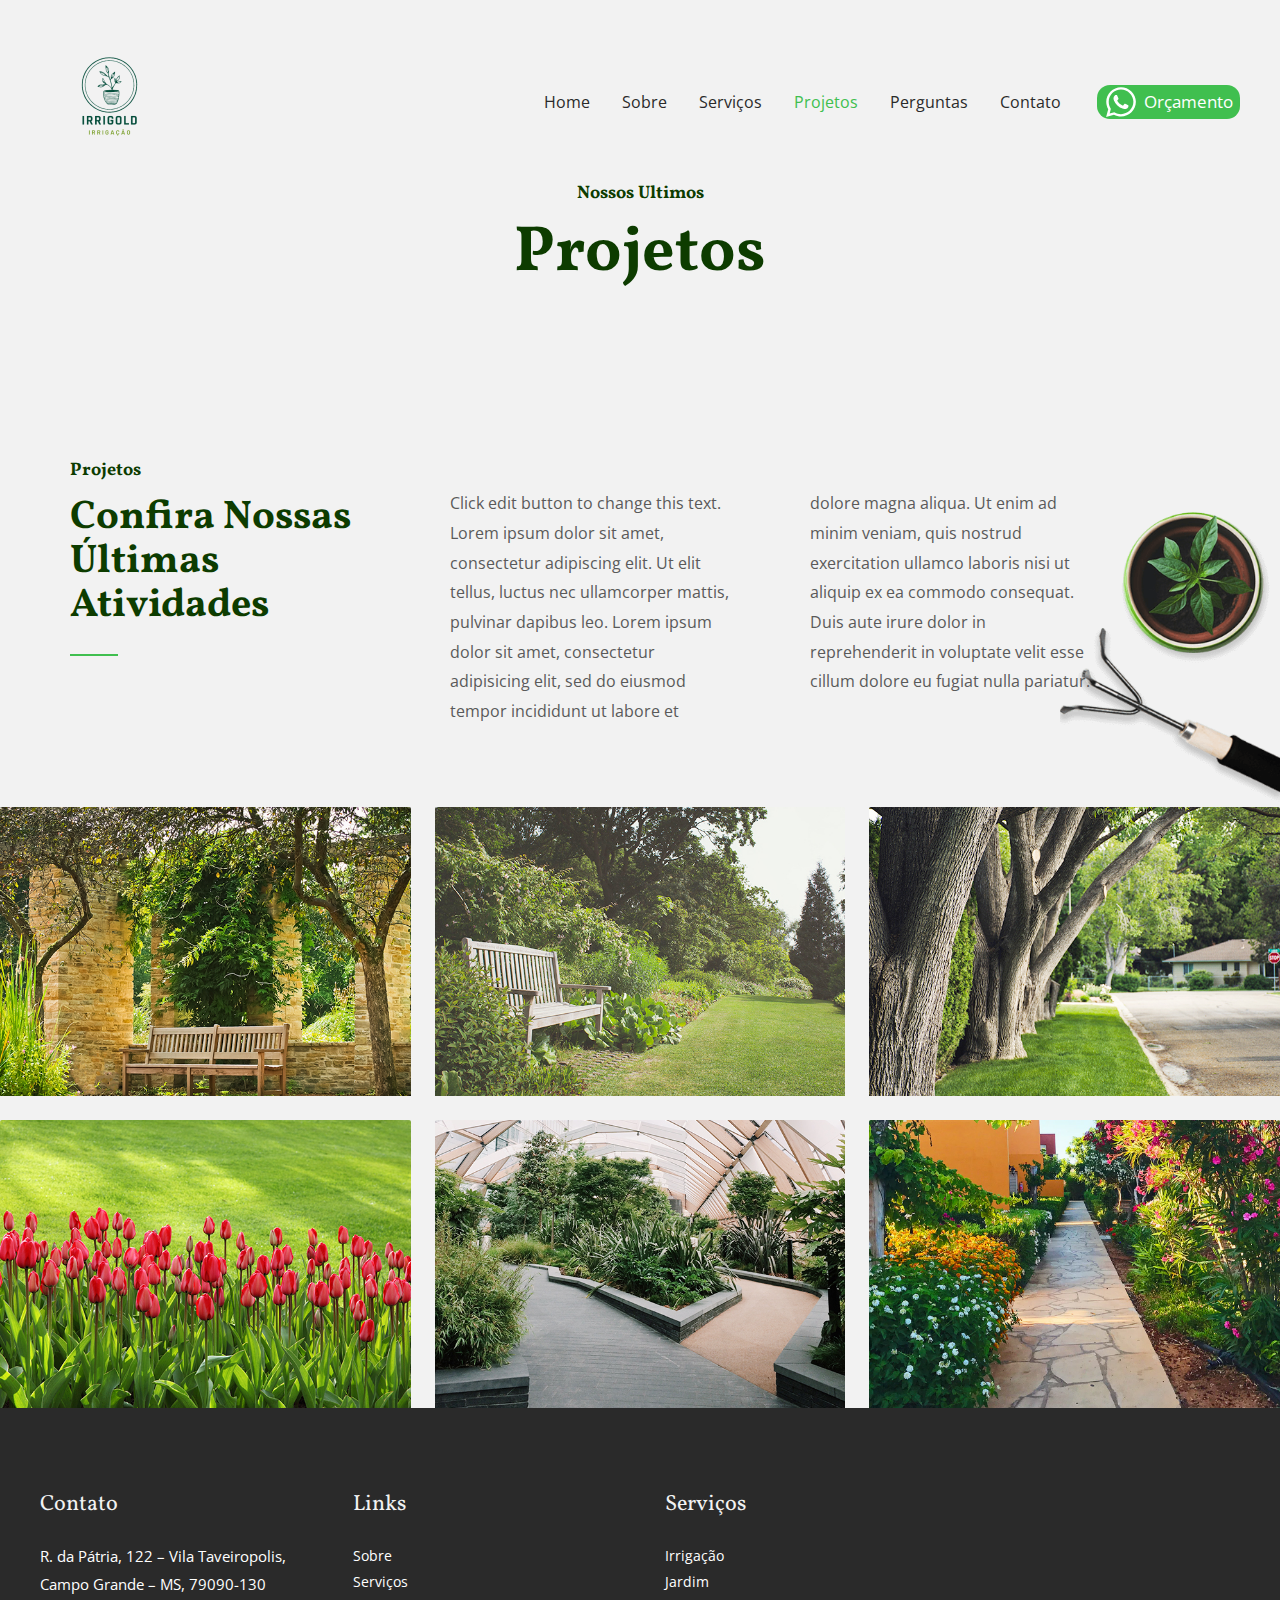
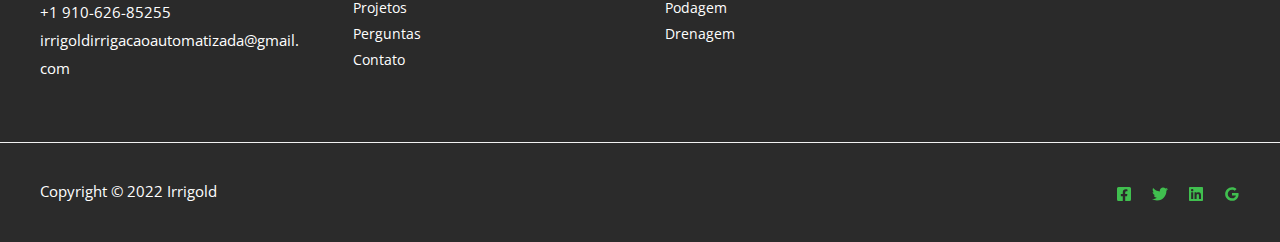
<file: projects/index.html>
<!DOCTYPE html>
<html lang="pt-BR">
<head>
<meta charset="UTF-8">
<meta name="viewport" content="width=device-width, initial-scale=1">
<link rel="profile" href="https://gmpg.org/xfn/11">

<meta name="robots" content="index, follow, max-image-preview:large, max-snippet:-1, max-video-preview:-1">

	<!-- This site is optimized with the Yoast SEO plugin v19.11 - https://yoast.com/wordpress/plugins/seo/ -->
	<title>Projects - Irrigold</title>
	<link rel="canonical" href="https://indexsaulomathe.github.io/site-irrigold-vtest/projects/">
	<meta property="og:locale" content="pt_BR">
	<meta property="og:type" content="article">
	<meta property="og:title" content="Projects - Irrigold">
	<meta property="og:description" content="Nossos Ultimos Projetos Projetos Confira nossas últimas atividades Click edit button to change this text. Lorem ipsum dolor sit amet, consectetur adipiscing elit. Ut elit tellus, luctus nec ullamcorper mattis, pulvinar dapibus leo. Lorem ipsum dolor sit amet, consectetur adipisicing elit, sed do eiusmod tempor incididunt ut labore et dolore magna aliqua. Ut enim ad minim &hellip; Projects Leia mais &raquo;">
	<meta property="og:url" content="https://indexsaulomathe.github.io/site-irrigold-vtest/projects/">
	<meta property="og:site_name" content="Irrigold">
	<meta property="article:modified_time" content="2022-12-12T08:35:33+00:00">
	<meta property="og:image" content="https://indexsaulomathe.github.io/site-irrigold-vtest/wp-content/uploads/2020/07/projects-09.jpg">
	<meta name="twitter:card" content="summary_large_image">
	<meta name="twitter:label1" content="Est. tempo de leitura">
	<meta name="twitter:data1" content="2 minutos">
	<script type="application/ld+json" class="yoast-schema-graph">{
	    "@context": "https://schema.org",
	    "@graph": [
	        {
	            "@type": "WebPage",
	            "@id": "https://indexsaulomathe.github.io/site-irrigold-vtest/projects/",
	            "url": "https://indexsaulomathe.github.io/site-irrigold-vtest/projects/",
	            "name": "Projects - Irrigold",
	            "isPartOf": {
	                "@id": "https://indexsaulomathe.github.io/site-irrigold-vtest/#website"
	            },
	            "primaryImageOfPage": {
	                "@id": "https://indexsaulomathe.github.io/site-irrigold-vtest/projects/#primaryimage"
	            },
	            "image": {
	                "@id": "https://indexsaulomathe.github.io/site-irrigold-vtest/projects/#primaryimage"
	            },
	            "thumbnailUrl": "https://indexsaulomathe.github.io/site-irrigold-vtest/wp-content/uploads/2020/07/projects-09.jpg",
	            "datePublished": "2018-10-09T09:17:55+00:00",
	            "dateModified": "2022-12-12T08:35:33+00:00",
	            "breadcrumb": {
	                "@id": "https://indexsaulomathe.github.io/site-irrigold-vtest/projects/#breadcrumb"
	            },
	            "inLanguage": "pt-BR",
	            "potentialAction": [
	                {
	                    "@type": "ReadAction",
	                    "target": [
	                        "https://indexsaulomathe.github.io/site-irrigold-vtest/projects/"
	                    ]
	                }
	            ]
	        },
	        {
	            "@type": "ImageObject",
	            "inLanguage": "pt-BR",
	            "@id": "https://indexsaulomathe.github.io/site-irrigold-vtest/projects/#primaryimage",
	            "url": "https://indexsaulomathe.github.io/site-irrigold-vtest/wp-content/uploads/2020/07/projects-09.jpg",
	            "contentUrl": "https://indexsaulomathe.github.io/site-irrigold-vtest/wp-content/uploads/2020/07/projects-09.jpg",
	            "width": 640,
	            "height": 450
	        },
	        {
	            "@type": "BreadcrumbList",
	            "@id": "https://indexsaulomathe.github.io/site-irrigold-vtest/projects/#breadcrumb",
	            "itemListElement": [
	                {
	                    "@type": "ListItem",
	                    "position": 1,
	                    "name": "Início",
	                    "item": "https://indexsaulomathe.github.io/site-irrigold-vtest/"
	                },
	                {
	                    "@type": "ListItem",
	                    "position": 2,
	                    "name": "Projects"
	                }
	            ]
	        },
	        {
	            "@type": "WebSite",
	            "@id": "https://indexsaulomathe.github.io/site-irrigold-vtest/#website",
	            "url": "https://indexsaulomathe.github.io/site-irrigold-vtest/",
	            "name": "Irrigold",
	            "description": "",
	            "publisher": {
	                "@id": "https://indexsaulomathe.github.io/site-irrigold-vtest/#organization"
	            },
	            "potentialAction": [
	                {
	                    "@type": "SearchAction",
	                    "target": {
	                        "@type": "EntryPoint",
	                        "urlTemplate": "https://indexsaulomathe.github.io/site-irrigold-vtest/?s={search_term_string}"
	                    },
	                    "query-input": "required name=search_term_string"
	                }
	            ],
	            "inLanguage": "pt-BR"
	        },
	        {
	            "@type": "Organization",
	            "@id": "https://indexsaulomathe.github.io/site-irrigold-vtest/#organization",
	            "name": "Irrigold",
	            "url": "https://indexsaulomathe.github.io/site-irrigold-vtest/",
	            "logo": {
	                "@type": "ImageObject",
	                "inLanguage": "pt-BR",
	                "@id": "https://indexsaulomathe.github.io/site-irrigold-vtest/#/schema/logo/image/",
	                "url": "https://indexsaulomathe.github.io/site-irrigold-vtest/wp-content/uploads/2022/12/4removed.png",
	                "contentUrl": "https://indexsaulomathe.github.io/site-irrigold-vtest/wp-content/uploads/2022/12/4removed.png",
	                "width": 500,
	                "height": 500,
	                "caption": "Irrigold"
	            },
	            "image": {
	                "@id": "https://indexsaulomathe.github.io/site-irrigold-vtest/#/schema/logo/image/"
	            }
	        }
	    ]
	}</script>
	<!-- / Yoast SEO plugin. -->


<link rel="dns-prefetch" href="//fonts.googleapis.com">
<link rel="alternate" type="application/rss+xml" title="Feed para Irrigold &raquo;" href="https://indexsaulomathe.github.io/site-irrigold-vtest/feed/">
<link rel="alternate" type="application/rss+xml" title="Feed de comentários para Irrigold &raquo;" href="https://indexsaulomathe.github.io/site-irrigold-vtest/comments/feed/">
<script>
window._wpemojiSettings = {"baseUrl":"https:\/\/s.w.org\/images\/core\/emoji\/14.0.0\/72x72\/","ext":".png","svgUrl":"https:\/\/s.w.org\/images\/core\/emoji\/14.0.0\/svg\/","svgExt":".svg","source":{"concatemoji":"https:\/\/indexsaulomathe.github.io\/site-irrigold-vtest\/wp-includes\/js\/wp-emoji-release.min.js?ver=6.1.1"}};
/*! This file is auto-generated */
!function(e,a,t){var n,r,o,i=a.createElement("canvas"),p=i.getContext&&i.getContext("2d");function s(e,t){var a=String.fromCharCode,e=(p.clearRect(0,0,i.width,i.height),p.fillText(a.apply(this,e),0,0),i.toDataURL());return p.clearRect(0,0,i.width,i.height),p.fillText(a.apply(this,t),0,0),e===i.toDataURL()}function c(e){var t=a.createElement("script");t.src=e,t.defer=t.type="text/javascript",a.getElementsByTagName("head")[0].appendChild(t)}for(o=Array("flag","emoji"),t.supports={everything:!0,everythingExceptFlag:!0},r=0;r<o.length;r++)t.supports[o[r]]=function(e){if(p&&p.fillText)switch(p.textBaseline="top",p.font="600 32px Arial",e){case"flag":return s([127987,65039,8205,9895,65039],[127987,65039,8203,9895,65039])?!1:!s([55356,56826,55356,56819],[55356,56826,8203,55356,56819])&&!s([55356,57332,56128,56423,56128,56418,56128,56421,56128,56430,56128,56423,56128,56447],[55356,57332,8203,56128,56423,8203,56128,56418,8203,56128,56421,8203,56128,56430,8203,56128,56423,8203,56128,56447]);case"emoji":return!s([129777,127995,8205,129778,127999],[129777,127995,8203,129778,127999])}return!1}(o[r]),t.supports.everything=t.supports.everything&&t.supports[o[r]],"flag"!==o[r]&&(t.supports.everythingExceptFlag=t.supports.everythingExceptFlag&&t.supports[o[r]]);t.supports.everythingExceptFlag=t.supports.everythingExceptFlag&&!t.supports.flag,t.DOMReady=!1,t.readyCallback=function(){t.DOMReady=!0},t.supports.everything||(n=function(){t.readyCallback()},a.addEventListener?(a.addEventListener("DOMContentLoaded",n,!1),e.addEventListener("load",n,!1)):(e.attachEvent("onload",n),a.attachEvent("onreadystatechange",function(){"complete"===a.readyState&&t.readyCallback()})),(e=t.source||{}).concatemoji?c(e.concatemoji):e.wpemoji&&e.twemoji&&(c(e.twemoji),c(e.wpemoji)))}(window,document,window._wpemojiSettings);
</script>
<style>img.wp-smiley,
img.emoji {
	display: inline !important;
	border: none !important;
	box-shadow: none !important;
	height: 1em !important;
	width: 1em !important;
	margin: 0 0.07em !important;
	vertical-align: -0.1em !important;
	background: none !important;
	padding: 0 !important;
}</style>
	<link rel="stylesheet" id="astra-theme-css-css" href="https://indexsaulomathe.github.io/site-irrigold-vtest/wp-content/themes/astra/assets/css/minified/frontend.min.css?ver=3.9.4" media="all">
<style id="astra-theme-css-inline-css">.ast-no-sidebar .entry-content .alignfull {margin-left: calc( -50vw + 50%);margin-right: calc( -50vw + 50%);max-width: 100vw;width: 100vw;}.ast-no-sidebar .entry-content .alignwide {margin-left: calc(-41vw + 50%);margin-right: calc(-41vw + 50%);max-width: unset;width: unset;}.ast-no-sidebar .entry-content .alignfull .alignfull,.ast-no-sidebar .entry-content .alignfull .alignwide,.ast-no-sidebar .entry-content .alignwide .alignfull,.ast-no-sidebar .entry-content .alignwide .alignwide,.ast-no-sidebar .entry-content .wp-block-column .alignfull,.ast-no-sidebar .entry-content .wp-block-column .alignwide{width: 100%;margin-left: auto;margin-right: auto;}.wp-block-gallery,.blocks-gallery-grid {margin: 0;}.wp-block-separator {max-width: 100px;}.wp-block-separator.is-style-wide,.wp-block-separator.is-style-dots {max-width: none;}.entry-content .has-2-columns .wp-block-column:first-child {padding-right: 10px;}.entry-content .has-2-columns .wp-block-column:last-child {padding-left: 10px;}@media (max-width: 782px) {.entry-content .wp-block-columns .wp-block-column {flex-basis: 100%;}.entry-content .has-2-columns .wp-block-column:first-child {padding-right: 0;}.entry-content .has-2-columns .wp-block-column:last-child {padding-left: 0;}}body .entry-content .wp-block-latest-posts {margin-left: 0;}body .entry-content .wp-block-latest-posts li {list-style: none;}.ast-no-sidebar .ast-container .entry-content .wp-block-latest-posts {margin-left: 0;}.ast-header-break-point .entry-content .alignwide {margin-left: auto;margin-right: auto;}.entry-content .blocks-gallery-item img {margin-bottom: auto;}.wp-block-pullquote {border-top: 4px solid #555d66;border-bottom: 4px solid #555d66;color: #40464d;}:root{--ast-container-default-xlg-padding:6.67em;--ast-container-default-lg-padding:5.67em;--ast-container-default-slg-padding:4.34em;--ast-container-default-md-padding:3.34em;--ast-container-default-sm-padding:6.67em;--ast-container-default-xs-padding:2.4em;--ast-container-default-xxs-padding:1.4em;}html{font-size:100%;}a,.page-title{color:var(--ast-global-color-0);}a:hover,a:focus{color:var(--ast-global-color-1);}body,button,input,select,textarea,.ast-button,.ast-custom-button{font-family:'Open Sans',sans-serif;font-weight:400;font-size:16px;font-size:1rem;}blockquote{color:var(--ast-global-color-3);}p,.entry-content p{margin-bottom:1em;}h1,.entry-content h1,h2,.entry-content h2,h3,.entry-content h3,h4,.entry-content h4,h5,.entry-content h5,h6,.entry-content h6,.site-title,.site-title a{font-family:'Vollkorn',serif;font-weight:700;text-transform:capitalize;}.ast-site-identity .site-title a{color:var(--ast-global-color-2);}.ast-site-identity .site-description{color:var(--ast-global-color-3);}.site-title{font-size:20px;font-size:1.25rem;display:none;}header .custom-logo-link img{max-width:139px;}.astra-logo-svg{width:139px;}.ast-archive-description .ast-archive-title{font-size:40px;font-size:2.5rem;}.site-header .site-description{font-size:11px;font-size:0.6875rem;display:none;}.entry-title{font-size:30px;font-size:1.875rem;}h1,.entry-content h1{font-size:64px;font-size:4rem;font-family:'Vollkorn',serif;line-height:1.1;text-transform:capitalize;}h2,.entry-content h2{font-size:40px;font-size:2.5rem;font-family:'Vollkorn',serif;line-height:1.1;text-transform:capitalize;}h3,.entry-content h3{font-size:32px;font-size:2rem;font-family:'Vollkorn',serif;line-height:1.1;text-transform:capitalize;}h4,.entry-content h4{font-size:22px;font-size:1.375rem;font-family:'Vollkorn',serif;text-transform:capitalize;}h5,.entry-content h5{font-size:18px;font-size:1.125rem;font-family:'Vollkorn',serif;text-transform:capitalize;}h6,.entry-content h6{font-size:14px;font-size:0.875rem;font-family:'Vollkorn',serif;text-transform:capitalize;}.ast-single-post .entry-title,.page-title{font-size:30px;font-size:1.875rem;}::selection{background-color:var(--ast-global-color-0);color:#000000;}body,h1,.entry-title a,.entry-content h1,h2,.entry-content h2,h3,.entry-content h3,h4,.entry-content h4,h5,.entry-content h5,h6,.entry-content h6{color:var(--ast-global-color-3);}.tagcloud a:hover,.tagcloud a:focus,.tagcloud a.current-item{color:#000000;border-color:var(--ast-global-color-0);background-color:var(--ast-global-color-0);}input:focus,input[type="text"]:focus,input[type="email"]:focus,input[type="url"]:focus,input[type="password"]:focus,input[type="reset"]:focus,input[type="search"]:focus,textarea:focus{border-color:var(--ast-global-color-0);}input[type="radio"]:checked,input[type=reset],input[type="checkbox"]:checked,input[type="checkbox"]:hover:checked,input[type="checkbox"]:focus:checked,input[type=range]::-webkit-slider-thumb{border-color:var(--ast-global-color-0);background-color:var(--ast-global-color-0);box-shadow:none;}.site-footer a:hover + .post-count,.site-footer a:focus + .post-count{background:var(--ast-global-color-0);border-color:var(--ast-global-color-0);}.single .nav-links .nav-previous,.single .nav-links .nav-next{color:var(--ast-global-color-0);}.entry-meta,.entry-meta *{line-height:1.45;color:var(--ast-global-color-0);}.entry-meta a:hover,.entry-meta a:hover *,.entry-meta a:focus,.entry-meta a:focus *,.page-links > .page-link,.page-links .page-link:hover,.post-navigation a:hover{color:var(--ast-global-color-1);}#cat option,.secondary .calendar_wrap thead a,.secondary .calendar_wrap thead a:visited{color:var(--ast-global-color-0);}.secondary .calendar_wrap #today,.ast-progress-val span{background:var(--ast-global-color-0);}.secondary a:hover + .post-count,.secondary a:focus + .post-count{background:var(--ast-global-color-0);border-color:var(--ast-global-color-0);}.calendar_wrap #today > a{color:#000000;}.page-links .page-link,.single .post-navigation a{color:var(--ast-global-color-0);}.ast-header-break-point .main-header-bar .ast-button-wrap .menu-toggle{border-radius:100px;}.widget-title{font-size:22px;font-size:1.375rem;color:var(--ast-global-color-3);}.ast-logo-title-inline .site-logo-img{padding-right:1em;}.site-logo-img img{ transition:all 0.2s linear;}.ast-page-builder-template .hentry {margin: 0;}.ast-page-builder-template .site-content > .ast-container {max-width: 100%;padding: 0;}.ast-page-builder-template .site-content #primary {padding: 0;margin: 0;}.ast-page-builder-template .no-results {text-align: center;margin: 4em auto;}.ast-page-builder-template .ast-pagination {padding: 2em;}.ast-page-builder-template .entry-header.ast-no-title.ast-no-thumbnail {margin-top: 0;}.ast-page-builder-template .entry-header.ast-header-without-markup {margin-top: 0;margin-bottom: 0;}.ast-page-builder-template .entry-header.ast-no-title.ast-no-meta {margin-bottom: 0;}.ast-page-builder-template.single .post-navigation {padding-bottom: 2em;}.ast-page-builder-template.single-post .site-content > .ast-container {max-width: 100%;}.ast-page-builder-template .entry-header {margin-top: 4em;margin-left: auto;margin-right: auto;padding-left: 20px;padding-right: 20px;}.single.ast-page-builder-template .entry-header {padding-left: 20px;padding-right: 20px;}.ast-page-builder-template .ast-archive-description {margin: 4em auto 0;padding-left: 20px;padding-right: 20px;}.ast-page-builder-template.ast-no-sidebar .entry-content .alignwide {margin-left: 0;margin-right: 0;}@media (max-width:921px){#ast-desktop-header{display:none;}}@media (min-width:921px){#ast-mobile-header{display:none;}}.wp-block-buttons.aligncenter{justify-content:center;}@media (max-width:782px){.entry-content .wp-block-columns .wp-block-column{margin-left:0px;}}.wp-block-image.aligncenter{margin-left:auto;margin-right:auto;}.wp-block-table.aligncenter{margin-left:auto;margin-right:auto;}@media (max-width:921px){.ast-separate-container #primary,.ast-separate-container #secondary{padding:1.5em 0;}#primary,#secondary{padding:1.5em 0;margin:0;}.ast-left-sidebar #content > .ast-container{display:flex;flex-direction:column-reverse;width:100%;}.ast-separate-container .ast-article-post,.ast-separate-container .ast-article-single{padding:1.5em 2.14em;}.ast-author-box img.avatar{margin:20px 0 0 0;}}@media (min-width:922px){.ast-separate-container.ast-right-sidebar #primary,.ast-separate-container.ast-left-sidebar #primary{border:0;}.search-no-results.ast-separate-container #primary{margin-bottom:4em;}}.elementor-button-wrapper .elementor-button{border-style:solid;text-decoration:none;border-top-width:0;border-right-width:0;border-left-width:0;border-bottom-width:0;}body .elementor-button.elementor-size-sm,body .elementor-button.elementor-size-xs,body .elementor-button.elementor-size-md,body .elementor-button.elementor-size-lg,body .elementor-button.elementor-size-xl,body .elementor-button{border-radius:8px;padding-top:17px;padding-right:26px;padding-bottom:17px;padding-left:26px;}.elementor-button-wrapper .elementor-button{border-color:var(--ast-global-color-0);background-color:var(--ast-global-color-0);}.elementor-button-wrapper .elementor-button:hover,.elementor-button-wrapper .elementor-button:focus{color:var(--ast-global-color-4);background-color:var(--ast-global-color-5);border-color:var(--ast-global-color-5);}.wp-block-button .wp-block-button__link ,.elementor-button-wrapper .elementor-button,.elementor-button-wrapper .elementor-button:visited{color:var(--ast-global-color-4);}.elementor-button-wrapper .elementor-button{font-family:'Poppins',sans-serif;font-weight:500;line-height:1;text-transform:capitalize;letter-spacing:0.5px;}body .elementor-button.elementor-size-sm,body .elementor-button.elementor-size-xs,body .elementor-button.elementor-size-md,body .elementor-button.elementor-size-lg,body .elementor-button.elementor-size-xl,body .elementor-button{font-size:14px;font-size:0.875rem;}.wp-block-button .wp-block-button__link:hover,.wp-block-button .wp-block-button__link:focus{color:var(--ast-global-color-4);background-color:var(--ast-global-color-5);border-color:var(--ast-global-color-5);}.elementor-widget-heading h1.elementor-heading-title{line-height:1.1;}.elementor-widget-heading h2.elementor-heading-title{line-height:1.1;}.elementor-widget-heading h3.elementor-heading-title{line-height:1.1;}.wp-block-button .wp-block-button__link{border-top-width:0;border-right-width:0;border-left-width:0;border-bottom-width:0;border-color:var(--ast-global-color-0);background-color:var(--ast-global-color-0);color:var(--ast-global-color-4);font-family:'Poppins',sans-serif;font-weight:500;line-height:1;text-transform:capitalize;letter-spacing:0.5px;font-size:14px;font-size:0.875rem;border-radius:8px;padding-top:17px;padding-right:26px;padding-bottom:17px;padding-left:26px;}.menu-toggle,button,.ast-button,.ast-custom-button,.button,input#submit,input[type="button"],input[type="submit"],input[type="reset"]{border-style:solid;border-top-width:0;border-right-width:0;border-left-width:0;border-bottom-width:0;color:var(--ast-global-color-4);border-color:var(--ast-global-color-0);background-color:var(--ast-global-color-0);border-radius:8px;padding-top:17px;padding-right:26px;padding-bottom:17px;padding-left:26px;font-family:'Poppins',sans-serif;font-weight:500;font-size:14px;font-size:0.875rem;line-height:1;text-transform:capitalize;letter-spacing:0.5px;}button:focus,.menu-toggle:hover,button:hover,.ast-button:hover,.ast-custom-button:hover .button:hover,.ast-custom-button:hover ,input[type=reset]:hover,input[type=reset]:focus,input#submit:hover,input#submit:focus,input[type="button"]:hover,input[type="button"]:focus,input[type="submit"]:hover,input[type="submit"]:focus{color:var(--ast-global-color-4);background-color:var(--ast-global-color-5);border-color:var(--ast-global-color-5);}@media (min-width:544px){.ast-container{max-width:100%;}}@media (max-width:544px){.ast-separate-container .ast-article-post,.ast-separate-container .ast-article-single,.ast-separate-container .comments-title,.ast-separate-container .ast-archive-description{padding:1.5em 1em;}.ast-separate-container #content .ast-container{padding-left:0.54em;padding-right:0.54em;}.ast-separate-container .ast-comment-list li.depth-1{padding:1.5em 1em;margin-bottom:1.5em;}.ast-separate-container .ast-comment-list .bypostauthor{padding:.5em;}.ast-search-menu-icon.ast-dropdown-active .search-field{width:170px;}}@media (max-width:921px){.ast-mobile-header-stack .main-header-bar .ast-search-menu-icon{display:inline-block;}.ast-header-break-point.ast-header-custom-item-outside .ast-mobile-header-stack .main-header-bar .ast-search-icon{margin:0;}.ast-comment-avatar-wrap img{max-width:2.5em;}.ast-separate-container .ast-comment-list li.depth-1{padding:1.5em 2.14em;}.ast-separate-container .comment-respond{padding:2em 2.14em;}.ast-comment-meta{padding:0 1.8888em 1.3333em;}}body,.ast-separate-container{background-color:var(--ast-global-color-4);;background-image:none;;}.ast-no-sidebar.ast-separate-container .entry-content .alignfull {margin-left: -6.67em;margin-right: -6.67em;width: auto;}@media (max-width: 1200px) {.ast-no-sidebar.ast-separate-container .entry-content .alignfull {margin-left: -2.4em;margin-right: -2.4em;}}@media (max-width: 768px) {.ast-no-sidebar.ast-separate-container .entry-content .alignfull {margin-left: -2.14em;margin-right: -2.14em;}}@media (max-width: 544px) {.ast-no-sidebar.ast-separate-container .entry-content .alignfull {margin-left: -1em;margin-right: -1em;}}.ast-no-sidebar.ast-separate-container .entry-content .alignwide {margin-left: -20px;margin-right: -20px;}.ast-no-sidebar.ast-separate-container .entry-content .wp-block-column .alignfull,.ast-no-sidebar.ast-separate-container .entry-content .wp-block-column .alignwide {margin-left: auto;margin-right: auto;width: 100%;}@media (max-width:921px){.site-title{font-size:18px;font-size:1.125rem;display:block;}.ast-archive-description .ast-archive-title{font-size:40px;}.site-header .site-description{font-size:12px;font-size:0.75rem;display:block;}.entry-title{font-size:30px;}h1,.entry-content h1{font-size:48px;}h2,.entry-content h2{font-size:32px;}h3,.entry-content h3{font-size:24px;}h4,.entry-content h4{font-size:20px;font-size:1.25rem;}h5,.entry-content h5{font-size:16px;font-size:1rem;}h6,.entry-content h6{font-size:13px;font-size:0.8125rem;}.ast-single-post .entry-title,.page-title{font-size:30px;}.astra-logo-svg{width:40px;}header .custom-logo-link img,.ast-header-break-point .site-logo-img .custom-mobile-logo-link img{max-width:40px;}}@media (max-width:544px){.site-title{font-size:16px;font-size:1rem;display:block;}.ast-archive-description .ast-archive-title{font-size:40px;}.site-header .site-description{font-size:11px;font-size:0.6875rem;display:none;}.entry-title{font-size:30px;}h1,.entry-content h1{font-size:40px;}h2,.entry-content h2{font-size:28px;}h3,.entry-content h3{font-size:24px;}h4,.entry-content h4{font-size:20px;font-size:1.25rem;}h5,.entry-content h5{font-size:16px;font-size:1rem;}h6,.entry-content h6{font-size:13px;font-size:0.8125rem;}.ast-single-post .entry-title,.page-title{font-size:30px;}header .custom-logo-link img,.ast-header-break-point .site-branding img,.ast-header-break-point .custom-logo-link img{max-width:37px;}.astra-logo-svg{width:37px;}.ast-header-break-point .site-logo-img .custom-mobile-logo-link img{max-width:37px;}}@media (max-width:921px){html{font-size:91.2%;}}@media (max-width:544px){html{font-size:91.2%;}}@media (min-width:922px){.ast-container{max-width:1240px;}}@font-face {font-family: "Astra";src: url(https://indexsaulomathe.github.io/site-irrigold-vtest/wp-content/themes/astra/assets/fonts/astra.woff) format("woff"),url(https://indexsaulomathe.github.io/site-irrigold-vtest/wp-content/themes/astra/assets/fonts/astra.ttf) format("truetype"),url(https://indexsaulomathe.github.io/site-irrigold-vtest/wp-content/themes/astra/assets/fonts/astra.svg#astra) format("svg");font-weight: normal;font-style: normal;font-display: fallback;}@media (min-width:922px){.main-header-menu .sub-menu .menu-item.ast-left-align-sub-menu:hover > .sub-menu,.main-header-menu .sub-menu .menu-item.ast-left-align-sub-menu.focus > .sub-menu{margin-left:-0px;}}.ast-theme-transparent-header [data-section="section-header-mobile-trigger"] .ast-button-wrap .ast-mobile-menu-trigger-outline{background:transparent;}.astra-icon-down_arrow::after {content: "\e900";font-family: Astra;}.astra-icon-close::after {content: "\e5cd";font-family: Astra;}.astra-icon-drag_handle::after {content: "\e25d";font-family: Astra;}.astra-icon-format_align_justify::after {content: "\e235";font-family: Astra;}.astra-icon-menu::after {content: "\e5d2";font-family: Astra;}.astra-icon-reorder::after {content: "\e8fe";font-family: Astra;}.astra-icon-search::after {content: "\e8b6";font-family: Astra;}.astra-icon-zoom_in::after {content: "\e56b";font-family: Astra;}.astra-icon-check-circle::after {content: "\e901";font-family: Astra;}.astra-icon-shopping-cart::after {content: "\f07a";font-family: Astra;}.astra-icon-shopping-bag::after {content: "\f290";font-family: Astra;}.astra-icon-shopping-basket::after {content: "\f291";font-family: Astra;}.astra-icon-circle-o::after {content: "\e903";font-family: Astra;}.astra-icon-certificate::after {content: "\e902";font-family: Astra;}blockquote {padding: 1.2em;}:root .has-ast-global-color-0-color{color:var(--ast-global-color-0);}:root .has-ast-global-color-0-background-color{background-color:var(--ast-global-color-0);}:root .wp-block-button .has-ast-global-color-0-color{color:var(--ast-global-color-0);}:root .wp-block-button .has-ast-global-color-0-background-color{background-color:var(--ast-global-color-0);}:root .has-ast-global-color-1-color{color:var(--ast-global-color-1);}:root .has-ast-global-color-1-background-color{background-color:var(--ast-global-color-1);}:root .wp-block-button .has-ast-global-color-1-color{color:var(--ast-global-color-1);}:root .wp-block-button .has-ast-global-color-1-background-color{background-color:var(--ast-global-color-1);}:root .has-ast-global-color-2-color{color:var(--ast-global-color-2);}:root .has-ast-global-color-2-background-color{background-color:var(--ast-global-color-2);}:root .wp-block-button .has-ast-global-color-2-color{color:var(--ast-global-color-2);}:root .wp-block-button .has-ast-global-color-2-background-color{background-color:var(--ast-global-color-2);}:root .has-ast-global-color-3-color{color:var(--ast-global-color-3);}:root .has-ast-global-color-3-background-color{background-color:var(--ast-global-color-3);}:root .wp-block-button .has-ast-global-color-3-color{color:var(--ast-global-color-3);}:root .wp-block-button .has-ast-global-color-3-background-color{background-color:var(--ast-global-color-3);}:root .has-ast-global-color-4-color{color:var(--ast-global-color-4);}:root .has-ast-global-color-4-background-color{background-color:var(--ast-global-color-4);}:root .wp-block-button .has-ast-global-color-4-color{color:var(--ast-global-color-4);}:root .wp-block-button .has-ast-global-color-4-background-color{background-color:var(--ast-global-color-4);}:root .has-ast-global-color-5-color{color:var(--ast-global-color-5);}:root .has-ast-global-color-5-background-color{background-color:var(--ast-global-color-5);}:root .wp-block-button .has-ast-global-color-5-color{color:var(--ast-global-color-5);}:root .wp-block-button .has-ast-global-color-5-background-color{background-color:var(--ast-global-color-5);}:root .has-ast-global-color-6-color{color:var(--ast-global-color-6);}:root .has-ast-global-color-6-background-color{background-color:var(--ast-global-color-6);}:root .wp-block-button .has-ast-global-color-6-color{color:var(--ast-global-color-6);}:root .wp-block-button .has-ast-global-color-6-background-color{background-color:var(--ast-global-color-6);}:root .has-ast-global-color-7-color{color:var(--ast-global-color-7);}:root .has-ast-global-color-7-background-color{background-color:var(--ast-global-color-7);}:root .wp-block-button .has-ast-global-color-7-color{color:var(--ast-global-color-7);}:root .wp-block-button .has-ast-global-color-7-background-color{background-color:var(--ast-global-color-7);}:root .has-ast-global-color-8-color{color:var(--ast-global-color-8);}:root .has-ast-global-color-8-background-color{background-color:var(--ast-global-color-8);}:root .wp-block-button .has-ast-global-color-8-color{color:var(--ast-global-color-8);}:root .wp-block-button .has-ast-global-color-8-background-color{background-color:var(--ast-global-color-8);}:root{--ast-global-color-0:#40bf4f;--ast-global-color-1:#0d3c00;--ast-global-color-2:#0d3c00;--ast-global-color-3:#5a5a5a;--ast-global-color-4:#f2f2f2;--ast-global-color-5:#ffffff;--ast-global-color-6:#f3f2ed;--ast-global-color-7:#2a2a2a;--ast-global-color-8:rgba(64,191,79,0.15);}:root {--ast-border-color : #dddddd;}@media (min-width:921px){.ast-theme-transparent-header #masthead{position:absolute;left:0;right:0;}.ast-theme-transparent-header .main-header-bar,.ast-theme-transparent-header.ast-header-break-point .main-header-bar{background:none;}body.elementor-editor-active.ast-theme-transparent-header #masthead,.fl-builder-edit .ast-theme-transparent-header #masthead,body.vc_editor.ast-theme-transparent-header #masthead,body.brz-ed.ast-theme-transparent-header #masthead{z-index:0;}.ast-header-break-point.ast-replace-site-logo-transparent.ast-theme-transparent-header .custom-mobile-logo-link{display:none;}.ast-header-break-point.ast-replace-site-logo-transparent.ast-theme-transparent-header .transparent-custom-logo{display:inline-block;}.ast-theme-transparent-header .ast-above-header,.ast-theme-transparent-header .ast-above-header.ast-above-header-bar{background-image:none;background-color:transparent;}.ast-theme-transparent-header .ast-below-header{background-image:none;background-color:transparent;}}.ast-theme-transparent-header .site-title a,.ast-theme-transparent-header .site-title a:focus,.ast-theme-transparent-header .site-title a:hover,.ast-theme-transparent-header .site-title a:visited{color:var(--ast-global-color-2);}.ast-theme-transparent-header .site-header .site-description{color:var(--ast-global-color-2);}@media (max-width:921px){.ast-theme-transparent-header #masthead{position:absolute;left:0;right:0;}.ast-theme-transparent-header .main-header-bar,.ast-theme-transparent-header.ast-header-break-point .main-header-bar{background:none;}body.elementor-editor-active.ast-theme-transparent-header #masthead,.fl-builder-edit .ast-theme-transparent-header #masthead,body.vc_editor.ast-theme-transparent-header #masthead,body.brz-ed.ast-theme-transparent-header #masthead{z-index:0;}.ast-header-break-point.ast-replace-site-logo-transparent.ast-theme-transparent-header .custom-mobile-logo-link{display:none;}.ast-header-break-point.ast-replace-site-logo-transparent.ast-theme-transparent-header .transparent-custom-logo{display:inline-block;}.ast-theme-transparent-header .ast-above-header,.ast-theme-transparent-header .ast-above-header.ast-above-header-bar{background-image:none;background-color:transparent;}.ast-theme-transparent-header .ast-below-header{background-image:none;background-color:transparent;}}.ast-theme-transparent-header #ast-desktop-header > [CLASS*="-header-wrap"]:nth-last-child(2) > [CLASS*="-header-bar"],.ast-theme-transparent-header.ast-header-break-point #ast-mobile-header > [CLASS*="-header-wrap"]:nth-last-child(2) > [CLASS*="-header-bar"]{border-bottom-width:0px;border-bottom-style:solid;}.ast-breadcrumbs .trail-browse,.ast-breadcrumbs .trail-items,.ast-breadcrumbs .trail-items li{display:inline-block;margin:0;padding:0;border:none;background:inherit;text-indent:0;}.ast-breadcrumbs .trail-browse{font-size:inherit;font-style:inherit;font-weight:inherit;color:inherit;}.ast-breadcrumbs .trail-items{list-style:none;}.trail-items li::after{padding:0 0.3em;content:"\00bb";}.trail-items li:last-of-type::after{display:none;}h1,.entry-content h1,h2,.entry-content h2,h3,.entry-content h3,h4,.entry-content h4,h5,.entry-content h5,h6,.entry-content h6{color:var(--ast-global-color-2);}@media (max-width:921px){.ast-builder-grid-row-container.ast-builder-grid-row-tablet-3-firstrow .ast-builder-grid-row > *:first-child,.ast-builder-grid-row-container.ast-builder-grid-row-tablet-3-lastrow .ast-builder-grid-row > *:last-child{grid-column:1 / -1;}}@media (max-width:544px){.ast-builder-grid-row-container.ast-builder-grid-row-mobile-3-firstrow .ast-builder-grid-row > *:first-child,.ast-builder-grid-row-container.ast-builder-grid-row-mobile-3-lastrow .ast-builder-grid-row > *:last-child{grid-column:1 / -1;}}.ast-builder-layout-element[data-section="title_tagline"]{display:flex;}@media (max-width:921px){.ast-header-break-point .ast-builder-layout-element[data-section="title_tagline"]{display:flex;}}@media (max-width:544px){.ast-header-break-point .ast-builder-layout-element[data-section="title_tagline"]{display:flex;}}[data-section*="section-hb-button-"] .menu-link{display:none;}.ast-header-button-1[data-section*="section-hb-button-"] .ast-builder-button-wrap .ast-custom-button{line-height:1;}.ast-header-button-1 .ast-custom-button{color:var(--ast-global-color-4);background:var(--ast-global-color-0);}.ast-header-button-1 .ast-custom-button:hover{color:rgba(255,255,255,0.75);background:var(--ast-global-color-0);}@media (max-width:921px){.ast-header-button-1[data-section*="section-hb-button-"] .ast-builder-button-wrap .ast-custom-button{margin-top:10px;margin-bottom:20px;margin-left:20px;margin-right:20px;}}.ast-header-button-1[data-section="section-hb-button-1"]{display:flex;}@media (max-width:921px){.ast-header-break-point .ast-header-button-1[data-section="section-hb-button-1"]{display:none;}}@media (max-width:544px){.ast-header-break-point .ast-header-button-1[data-section="section-hb-button-1"]{display:none;}}.ast-builder-menu-1{font-family:inherit;font-weight:inherit;}.ast-builder-menu-1 .menu-item > .menu-link{color:var(--ast-global-color-7);}.ast-builder-menu-1 .menu-item > .ast-menu-toggle{color:var(--ast-global-color-7);}.ast-builder-menu-1 .menu-item:hover > .menu-link,.ast-builder-menu-1 .inline-on-mobile .menu-item:hover > .ast-menu-toggle{color:var(--ast-global-color-0);}.ast-builder-menu-1 .menu-item:hover > .ast-menu-toggle{color:var(--ast-global-color-0);}.ast-builder-menu-1 .menu-item.current-menu-item > .menu-link,.ast-builder-menu-1 .inline-on-mobile .menu-item.current-menu-item > .ast-menu-toggle,.ast-builder-menu-1 .current-menu-ancestor > .menu-link{color:var(--ast-global-color-0);}.ast-builder-menu-1 .menu-item.current-menu-item > .ast-menu-toggle{color:var(--ast-global-color-0);}.ast-builder-menu-1 .sub-menu,.ast-builder-menu-1 .inline-on-mobile .sub-menu{border-top-width:0px;border-bottom-width:0px;border-right-width:0px;border-left-width:0px;border-color:#eaeaea;border-style:solid;border-radius:0px;}.ast-builder-menu-1 .main-header-menu > .menu-item > .sub-menu,.ast-builder-menu-1 .main-header-menu > .menu-item > .astra-full-megamenu-wrapper{margin-top:0px;}.ast-desktop .ast-builder-menu-1 .main-header-menu > .menu-item > .sub-menu:before,.ast-desktop .ast-builder-menu-1 .main-header-menu > .menu-item > .astra-full-megamenu-wrapper:before{height:calc( 0px + 5px );}.ast-desktop .ast-builder-menu-1 .menu-item .sub-menu .menu-link{border-style:none;}@media (max-width:921px){.ast-header-break-point .ast-builder-menu-1 .menu-item.menu-item-has-children > .ast-menu-toggle{top:0;}.ast-builder-menu-1 .menu-item-has-children > .menu-link:after{content:unset;}.ast-builder-menu-1 .main-header-menu > .menu-item > .sub-menu,.ast-builder-menu-1 .main-header-menu > .menu-item > .astra-full-megamenu-wrapper{margin-top:0;}}@media (max-width:544px){.ast-header-break-point .ast-builder-menu-1 .menu-item.menu-item-has-children > .ast-menu-toggle{top:0;}.ast-builder-menu-1 .main-header-menu > .menu-item > .sub-menu,.ast-builder-menu-1 .main-header-menu > .menu-item > .astra-full-megamenu-wrapper{margin-top:0;}}.ast-builder-menu-1{display:flex;}@media (max-width:921px){.ast-header-break-point .ast-builder-menu-1{display:flex;}}@media (max-width:544px){.ast-header-break-point .ast-builder-menu-1{display:flex;}}.ast-builder-social-element:hover {color: #0274be;}.ast-social-stack-desktop .ast-builder-social-element,.ast-social-stack-tablet .ast-builder-social-element,.ast-social-stack-mobile .ast-builder-social-element {margin-top: 6px;margin-bottom: 6px;}.ast-social-color-type-official .ast-builder-social-element,.ast-social-color-type-official .social-item-label {color: var(--color);background-color: var(--background-color);}.header-social-inner-wrap.ast-social-color-type-official .ast-builder-social-element svg,.footer-social-inner-wrap.ast-social-color-type-official .ast-builder-social-element svg {fill: currentColor;}.social-show-label-true .ast-builder-social-element {width: auto;padding: 0 0.4em;}[data-section^="section-fb-social-icons-"] .footer-social-inner-wrap {text-align: center;}.ast-footer-social-wrap {width: 100%;}.ast-footer-social-wrap .ast-builder-social-element:first-child {margin-left: 0;}.ast-footer-social-wrap .ast-builder-social-element:last-child {margin-right: 0;}.ast-header-social-wrap .ast-builder-social-element:first-child {margin-left: 0;}.ast-header-social-wrap .ast-builder-social-element:last-child {margin-right: 0;}.ast-builder-social-element {line-height: 1;color: #3a3a3a;background: transparent;vertical-align: middle;transition: all 0.01s;margin-left: 6px;margin-right: 6px;justify-content: center;align-items: center;}.ast-builder-social-element {line-height: 1;color: #3a3a3a;background: transparent;vertical-align: middle;transition: all 0.01s;margin-left: 6px;margin-right: 6px;justify-content: center;align-items: center;}.ast-builder-social-element .social-item-label {padding-left: 6px;}.ast-header-social-1-wrap .ast-builder-social-element{margin-left:12.5px;margin-right:12.5px;padding:9px;border-radius:13px;background:var(--ast-global-color-0);}.ast-header-social-1-wrap .ast-builder-social-element svg{width:34px;height:34px;}.ast-header-social-1-wrap .ast-social-icon-image-wrap{margin:9px;}.ast-header-social-1-wrap .ast-social-color-type-custom svg{fill:var(--ast-global-color-5);}.ast-header-social-1-wrap .ast-social-color-type-custom .social-item-label{color:var(--ast-global-color-5);}.ast-header-social-1-wrap{font-size:17px;font-size:1.0625rem;}.ast-builder-layout-element[data-section="section-hb-social-icons-1"]{display:flex;}@media (max-width:921px){.ast-header-break-point .ast-builder-layout-element[data-section="section-hb-social-icons-1"]{display:flex;}}@media (max-width:544px){.ast-header-break-point .ast-builder-layout-element[data-section="section-hb-social-icons-1"]{display:flex;}}.site-below-footer-wrap{padding-top:20px;padding-bottom:20px;}.site-below-footer-wrap[data-section="section-below-footer-builder"]{background-color:#2b2b2b;;background-image:none;;min-height:100px;border-style:solid;border-width:0px;border-top-width:1px;border-top-color:var(--ast-global-color-4);}.site-below-footer-wrap[data-section="section-below-footer-builder"] .ast-builder-grid-row{max-width:1200px;margin-left:auto;margin-right:auto;}.site-below-footer-wrap[data-section="section-below-footer-builder"] .ast-builder-grid-row,.site-below-footer-wrap[data-section="section-below-footer-builder"] .site-footer-section{align-items:flex-start;}.site-below-footer-wrap[data-section="section-below-footer-builder"].ast-footer-row-inline .site-footer-section{display:flex;margin-bottom:0;}.ast-builder-grid-row-2-equal .ast-builder-grid-row{grid-template-columns:repeat( 2,1fr );}@media (max-width:921px){.site-below-footer-wrap[data-section="section-below-footer-builder"].ast-footer-row-tablet-inline .site-footer-section{display:flex;margin-bottom:0;}.site-below-footer-wrap[data-section="section-below-footer-builder"].ast-footer-row-tablet-stack .site-footer-section{display:block;margin-bottom:10px;}.ast-builder-grid-row-container.ast-builder-grid-row-tablet-2-equal .ast-builder-grid-row{grid-template-columns:repeat( 2,1fr );}}@media (max-width:544px){.site-below-footer-wrap[data-section="section-below-footer-builder"].ast-footer-row-mobile-inline .site-footer-section{display:flex;margin-bottom:0;}.site-below-footer-wrap[data-section="section-below-footer-builder"].ast-footer-row-mobile-stack .site-footer-section{display:block;margin-bottom:10px;}.ast-builder-grid-row-container.ast-builder-grid-row-mobile-full .ast-builder-grid-row{grid-template-columns:1fr;}}@media (max-width:921px){.site-below-footer-wrap[data-section="section-below-footer-builder"]{padding-top:20px;padding-bottom:20px;padding-left:20px;padding-right:20px;}}.site-below-footer-wrap[data-section="section-below-footer-builder"]{display:grid;}@media (max-width:921px){.ast-header-break-point .site-below-footer-wrap[data-section="section-below-footer-builder"]{display:grid;}}@media (max-width:544px){.ast-header-break-point .site-below-footer-wrap[data-section="section-below-footer-builder"]{display:grid;}}.ast-footer-copyright{text-align:left;}.ast-footer-copyright {color:var(--ast-global-color-5);}@media (max-width:921px){.ast-footer-copyright{text-align:left;}}@media (max-width:544px){.ast-footer-copyright{text-align:center;}}.ast-footer-copyright {font-size:15px;font-size:0.9375rem;}.ast-footer-copyright.ast-builder-layout-element{display:flex;}@media (max-width:921px){.ast-header-break-point .ast-footer-copyright.ast-builder-layout-element{display:flex;}}@media (max-width:544px){.ast-header-break-point .ast-footer-copyright.ast-builder-layout-element{display:flex;}}.ast-builder-social-element:hover {color: #0274be;}.ast-social-stack-desktop .ast-builder-social-element,.ast-social-stack-tablet .ast-builder-social-element,.ast-social-stack-mobile .ast-builder-social-element {margin-top: 6px;margin-bottom: 6px;}.ast-social-color-type-official .ast-builder-social-element,.ast-social-color-type-official .social-item-label {color: var(--color);background-color: var(--background-color);}.header-social-inner-wrap.ast-social-color-type-official .ast-builder-social-element svg,.footer-social-inner-wrap.ast-social-color-type-official .ast-builder-social-element svg {fill: currentColor;}.social-show-label-true .ast-builder-social-element {width: auto;padding: 0 0.4em;}[data-section^="section-fb-social-icons-"] .footer-social-inner-wrap {text-align: center;}.ast-footer-social-wrap {width: 100%;}.ast-footer-social-wrap .ast-builder-social-element:first-child {margin-left: 0;}.ast-footer-social-wrap .ast-builder-social-element:last-child {margin-right: 0;}.ast-header-social-wrap .ast-builder-social-element:first-child {margin-left: 0;}.ast-header-social-wrap .ast-builder-social-element:last-child {margin-right: 0;}.ast-builder-social-element {line-height: 1;color: #3a3a3a;background: transparent;vertical-align: middle;transition: all 0.01s;margin-left: 6px;margin-right: 6px;justify-content: center;align-items: center;}.ast-builder-social-element {line-height: 1;color: #3a3a3a;background: transparent;vertical-align: middle;transition: all 0.01s;margin-left: 6px;margin-right: 6px;justify-content: center;align-items: center;}.ast-builder-social-element .social-item-label {padding-left: 6px;}.ast-footer-social-1-wrap .ast-builder-social-element{margin-left:10px;margin-right:10px;}.ast-footer-social-1-wrap .ast-builder-social-element svg{width:16px;height:16px;}.ast-footer-social-1-wrap .ast-social-color-type-custom svg{fill:var(--ast-global-color-0);}.ast-footer-social-1-wrap .ast-social-color-type-custom .ast-builder-social-element:hover{color:var(--ast-global-color-5);}.ast-footer-social-1-wrap .ast-social-color-type-custom .ast-builder-social-element:hover svg{fill:var(--ast-global-color-5);}.ast-footer-social-1-wrap .ast-social-color-type-custom .social-item-label{color:var(--ast-global-color-0);}.ast-footer-social-1-wrap .ast-builder-social-element:hover .social-item-label{color:var(--ast-global-color-5);}[data-section="section-fb-social-icons-1"] .footer-social-inner-wrap{text-align:right;}@media (max-width:921px){[data-section="section-fb-social-icons-1"] .footer-social-inner-wrap{text-align:right;}}@media (max-width:544px){[data-section="section-fb-social-icons-1"] .footer-social-inner-wrap{text-align:center;}}.ast-builder-layout-element[data-section="section-fb-social-icons-1"]{display:flex;}@media (max-width:921px){.ast-header-break-point .ast-builder-layout-element[data-section="section-fb-social-icons-1"]{display:flex;}}@media (max-width:544px){.ast-header-break-point .ast-builder-layout-element[data-section="section-fb-social-icons-1"]{display:flex;}}.site-footer{background-color:#222821;;background-image:none;;}.site-primary-footer-wrap{padding-top:45px;padding-bottom:45px;}.site-primary-footer-wrap[data-section="section-primary-footer-builder"]{background-color:#2a2a2a;;background-image:none;;}.site-primary-footer-wrap[data-section="section-primary-footer-builder"] .ast-builder-grid-row{max-width:1200px;margin-left:auto;margin-right:auto;}.site-primary-footer-wrap[data-section="section-primary-footer-builder"] .ast-builder-grid-row,.site-primary-footer-wrap[data-section="section-primary-footer-builder"] .site-footer-section{align-items:flex-start;}.site-primary-footer-wrap[data-section="section-primary-footer-builder"].ast-footer-row-inline .site-footer-section{display:flex;margin-bottom:0;}.ast-builder-grid-row-4-equal .ast-builder-grid-row{grid-template-columns:repeat( 4,1fr );}@media (max-width:921px){.site-primary-footer-wrap[data-section="section-primary-footer-builder"].ast-footer-row-tablet-inline .site-footer-section{display:flex;margin-bottom:0;}.site-primary-footer-wrap[data-section="section-primary-footer-builder"].ast-footer-row-tablet-stack .site-footer-section{display:block;margin-bottom:10px;}.ast-builder-grid-row-container.ast-builder-grid-row-tablet-full .ast-builder-grid-row{grid-template-columns:1fr;}}@media (max-width:544px){.site-primary-footer-wrap[data-section="section-primary-footer-builder"].ast-footer-row-mobile-inline .site-footer-section{display:flex;margin-bottom:0;}.site-primary-footer-wrap[data-section="section-primary-footer-builder"].ast-footer-row-mobile-stack .site-footer-section{display:block;margin-bottom:10px;}.ast-builder-grid-row-container.ast-builder-grid-row-mobile-full .ast-builder-grid-row{grid-template-columns:1fr;}}.site-primary-footer-wrap[data-section="section-primary-footer-builder"]{padding-top:80px;}@media (max-width:921px){.site-primary-footer-wrap[data-section="section-primary-footer-builder"]{padding-top:80px;padding-bottom:80px;padding-left:80px;padding-right:80px;}}@media (max-width:544px){.site-primary-footer-wrap[data-section="section-primary-footer-builder"]{padding-top:60px;padding-bottom:30px;padding-left:30px;padding-right:30px;}}.site-primary-footer-wrap[data-section="section-primary-footer-builder"]{display:grid;}@media (max-width:921px){.ast-header-break-point .site-primary-footer-wrap[data-section="section-primary-footer-builder"]{display:grid;}}@media (max-width:544px){.ast-header-break-point .site-primary-footer-wrap[data-section="section-primary-footer-builder"]{display:grid;}}.footer-widget-area[data-section="sidebar-widgets-footer-widget-1"] .footer-widget-area-inner{text-align:left;}@media (max-width:921px){.footer-widget-area[data-section="sidebar-widgets-footer-widget-1"] .footer-widget-area-inner{text-align:center;}}@media (max-width:544px){.footer-widget-area[data-section="sidebar-widgets-footer-widget-1"] .footer-widget-area-inner{text-align:center;}}.footer-widget-area[data-section="sidebar-widgets-footer-widget-1"] .footer-widget-area-inner{color:var(--ast-global-color-5);font-size:15px;font-size:0.9375rem;}.footer-widget-area[data-section="sidebar-widgets-footer-widget-1"] .footer-widget-area-inner a:hover{color:var(--ast-global-color-5);}.footer-widget-area[data-section="sidebar-widgets-footer-widget-1"] .widget-title{color:var(--ast-global-color-4);}.footer-widget-area[data-section="sidebar-widgets-footer-widget-1"]{display:block;}@media (max-width:921px){.ast-header-break-point .footer-widget-area[data-section="sidebar-widgets-footer-widget-1"]{display:block;}}@media (max-width:544px){.ast-header-break-point .footer-widget-area[data-section="sidebar-widgets-footer-widget-1"]{display:block;}}.footer-widget-area[data-section="sidebar-widgets-footer-widget-2"] .footer-widget-area-inner{color:var(--ast-global-color-5);font-size:14px;font-size:0.875rem;}.footer-widget-area[data-section="sidebar-widgets-footer-widget-2"] .footer-widget-area-inner a{color:var(--ast-global-color-5);}.footer-widget-area[data-section="sidebar-widgets-footer-widget-2"] .widget-title{color:var(--ast-global-color-4);}.footer-widget-area[data-section="sidebar-widgets-footer-widget-2"]{display:block;}@media (max-width:921px){.ast-header-break-point .footer-widget-area[data-section="sidebar-widgets-footer-widget-2"]{display:block;}}@media (max-width:544px){.ast-header-break-point .footer-widget-area[data-section="sidebar-widgets-footer-widget-2"]{display:block;}}.footer-widget-area[data-section="sidebar-widgets-footer-widget-3"] .footer-widget-area-inner{color:var(--ast-global-color-5);font-size:14px;font-size:0.875rem;}.footer-widget-area[data-section="sidebar-widgets-footer-widget-3"] .footer-widget-area-inner a{color:var(--ast-global-color-5);}.footer-widget-area[data-section="sidebar-widgets-footer-widget-3"] .widget-title{color:var(--ast-global-color-4);}.footer-widget-area[data-section="sidebar-widgets-footer-widget-3"]{display:block;}@media (max-width:921px){.ast-header-break-point .footer-widget-area[data-section="sidebar-widgets-footer-widget-3"]{display:block;}}@media (max-width:544px){.ast-header-break-point .footer-widget-area[data-section="sidebar-widgets-footer-widget-3"]{display:block;}}.footer-widget-area[data-section="sidebar-widgets-footer-widget-2"] .footer-widget-area-inner{text-align:left;}@media (max-width:921px){.footer-widget-area[data-section="sidebar-widgets-footer-widget-2"] .footer-widget-area-inner{text-align:center;}}@media (max-width:544px){.footer-widget-area[data-section="sidebar-widgets-footer-widget-2"] .footer-widget-area-inner{text-align:center;}}.footer-widget-area[data-section="sidebar-widgets-footer-widget-1"] .footer-widget-area-inner{color:var(--ast-global-color-5);font-size:15px;font-size:0.9375rem;}.footer-widget-area[data-section="sidebar-widgets-footer-widget-1"] .footer-widget-area-inner a:hover{color:var(--ast-global-color-5);}.footer-widget-area[data-section="sidebar-widgets-footer-widget-1"] .widget-title{color:var(--ast-global-color-4);}.footer-widget-area[data-section="sidebar-widgets-footer-widget-1"]{display:block;}@media (max-width:921px){.ast-header-break-point .footer-widget-area[data-section="sidebar-widgets-footer-widget-1"]{display:block;}}@media (max-width:544px){.ast-header-break-point .footer-widget-area[data-section="sidebar-widgets-footer-widget-1"]{display:block;}}.footer-widget-area[data-section="sidebar-widgets-footer-widget-2"] .footer-widget-area-inner{color:var(--ast-global-color-5);font-size:14px;font-size:0.875rem;}.footer-widget-area[data-section="sidebar-widgets-footer-widget-2"] .footer-widget-area-inner a{color:var(--ast-global-color-5);}.footer-widget-area[data-section="sidebar-widgets-footer-widget-2"] .widget-title{color:var(--ast-global-color-4);}.footer-widget-area[data-section="sidebar-widgets-footer-widget-2"]{display:block;}@media (max-width:921px){.ast-header-break-point .footer-widget-area[data-section="sidebar-widgets-footer-widget-2"]{display:block;}}@media (max-width:544px){.ast-header-break-point .footer-widget-area[data-section="sidebar-widgets-footer-widget-2"]{display:block;}}.footer-widget-area[data-section="sidebar-widgets-footer-widget-3"] .footer-widget-area-inner{color:var(--ast-global-color-5);font-size:14px;font-size:0.875rem;}.footer-widget-area[data-section="sidebar-widgets-footer-widget-3"] .footer-widget-area-inner a{color:var(--ast-global-color-5);}.footer-widget-area[data-section="sidebar-widgets-footer-widget-3"] .widget-title{color:var(--ast-global-color-4);}.footer-widget-area[data-section="sidebar-widgets-footer-widget-3"]{display:block;}@media (max-width:921px){.ast-header-break-point .footer-widget-area[data-section="sidebar-widgets-footer-widget-3"]{display:block;}}@media (max-width:544px){.ast-header-break-point .footer-widget-area[data-section="sidebar-widgets-footer-widget-3"]{display:block;}}.footer-widget-area[data-section="sidebar-widgets-footer-widget-3"] .footer-widget-area-inner{text-align:left;}@media (max-width:921px){.footer-widget-area[data-section="sidebar-widgets-footer-widget-3"] .footer-widget-area-inner{text-align:center;}}@media (max-width:544px){.footer-widget-area[data-section="sidebar-widgets-footer-widget-3"] .footer-widget-area-inner{text-align:center;}}.footer-widget-area[data-section="sidebar-widgets-footer-widget-1"] .footer-widget-area-inner{color:var(--ast-global-color-5);font-size:15px;font-size:0.9375rem;}.footer-widget-area[data-section="sidebar-widgets-footer-widget-1"] .footer-widget-area-inner a:hover{color:var(--ast-global-color-5);}.footer-widget-area[data-section="sidebar-widgets-footer-widget-1"] .widget-title{color:var(--ast-global-color-4);}.footer-widget-area[data-section="sidebar-widgets-footer-widget-1"]{display:block;}@media (max-width:921px){.ast-header-break-point .footer-widget-area[data-section="sidebar-widgets-footer-widget-1"]{display:block;}}@media (max-width:544px){.ast-header-break-point .footer-widget-area[data-section="sidebar-widgets-footer-widget-1"]{display:block;}}.footer-widget-area[data-section="sidebar-widgets-footer-widget-2"] .footer-widget-area-inner{color:var(--ast-global-color-5);font-size:14px;font-size:0.875rem;}.footer-widget-area[data-section="sidebar-widgets-footer-widget-2"] .footer-widget-area-inner a{color:var(--ast-global-color-5);}.footer-widget-area[data-section="sidebar-widgets-footer-widget-2"] .widget-title{color:var(--ast-global-color-4);}.footer-widget-area[data-section="sidebar-widgets-footer-widget-2"]{display:block;}@media (max-width:921px){.ast-header-break-point .footer-widget-area[data-section="sidebar-widgets-footer-widget-2"]{display:block;}}@media (max-width:544px){.ast-header-break-point .footer-widget-area[data-section="sidebar-widgets-footer-widget-2"]{display:block;}}.footer-widget-area[data-section="sidebar-widgets-footer-widget-3"] .footer-widget-area-inner{color:var(--ast-global-color-5);font-size:14px;font-size:0.875rem;}.footer-widget-area[data-section="sidebar-widgets-footer-widget-3"] .footer-widget-area-inner a{color:var(--ast-global-color-5);}.footer-widget-area[data-section="sidebar-widgets-footer-widget-3"] .widget-title{color:var(--ast-global-color-4);}.footer-widget-area[data-section="sidebar-widgets-footer-widget-3"]{display:block;}@media (max-width:921px){.ast-header-break-point .footer-widget-area[data-section="sidebar-widgets-footer-widget-3"]{display:block;}}@media (max-width:544px){.ast-header-break-point .footer-widget-area[data-section="sidebar-widgets-footer-widget-3"]{display:block;}}.elementor-widget-heading .elementor-heading-title{margin:0;}.elementor-post.elementor-grid-item.hentry{margin-bottom:0;}.woocommerce div.product .elementor-element.elementor-products-grid .related.products ul.products li.product,.elementor-element .elementor-wc-products .woocommerce[class*='columns-'] ul.products li.product{width:auto;margin:0;float:none;}.ast-left-sidebar .elementor-section.elementor-section-stretched,.ast-right-sidebar .elementor-section.elementor-section-stretched{max-width:100%;left:0 !important;}.elementor-template-full-width .ast-container{display:block;}@media (max-width:544px){.elementor-element .elementor-wc-products .woocommerce[class*="columns-"] ul.products li.product{width:auto;margin:0;}.elementor-element .woocommerce .woocommerce-result-count{float:none;}}.ast-header-break-point .main-header-bar{border-bottom-width:0px;}@media (min-width:922px){.main-header-bar{border-bottom-width:0px;}}.ast-flex{-webkit-align-content:center;-ms-flex-line-pack:center;align-content:center;-webkit-box-align:center;-webkit-align-items:center;-moz-box-align:center;-ms-flex-align:center;align-items:center;}.main-header-bar{padding:1em 0;}.ast-site-identity{padding:0;}.header-main-layout-1 .ast-flex.main-header-container, .header-main-layout-3 .ast-flex.main-header-container{-webkit-align-content:center;-ms-flex-line-pack:center;align-content:center;-webkit-box-align:center;-webkit-align-items:center;-moz-box-align:center;-ms-flex-align:center;align-items:center;}.header-main-layout-1 .ast-flex.main-header-container, .header-main-layout-3 .ast-flex.main-header-container{-webkit-align-content:center;-ms-flex-line-pack:center;align-content:center;-webkit-box-align:center;-webkit-align-items:center;-moz-box-align:center;-ms-flex-align:center;align-items:center;}.main-header-menu .sub-menu .menu-item.menu-item-has-children > .menu-link:after{position:absolute;right:1em;top:50%;transform:translate(0,-50%) rotate(270deg);}.ast-header-break-point .main-header-bar .main-header-bar-navigation .page_item_has_children > .ast-menu-toggle::before, .ast-header-break-point .main-header-bar .main-header-bar-navigation .menu-item-has-children > .ast-menu-toggle::before, .ast-mobile-popup-drawer .main-header-bar-navigation .menu-item-has-children>.ast-menu-toggle::before, .ast-header-break-point .ast-mobile-header-wrap .main-header-bar-navigation .menu-item-has-children > .ast-menu-toggle::before{font-weight:bold;content:"\e900";font-family:Astra;text-decoration:inherit;display:inline-block;}.ast-header-break-point .main-navigation ul.sub-menu .menu-item .menu-link:before{content:"\e900";font-family:Astra;font-size:.65em;text-decoration:inherit;display:inline-block;transform:translate(0, -2px) rotateZ(270deg);margin-right:5px;}.widget_search .search-form:after{font-family:Astra;font-size:1.2em;font-weight:normal;content:"\e8b6";position:absolute;top:50%;right:15px;transform:translate(0, -50%);}.astra-search-icon::before{content:"\e8b6";font-family:Astra;font-style:normal;font-weight:normal;text-decoration:inherit;text-align:center;-webkit-font-smoothing:antialiased;-moz-osx-font-smoothing:grayscale;z-index:3;}.main-header-bar .main-header-bar-navigation .page_item_has_children > a:after, .main-header-bar .main-header-bar-navigation .menu-item-has-children > a:after, .site-header-focus-item .main-header-bar-navigation .menu-item-has-children > .menu-link:after{content:"\e900";display:inline-block;font-family:Astra;font-size:.6rem;font-weight:bold;text-rendering:auto;-webkit-font-smoothing:antialiased;-moz-osx-font-smoothing:grayscale;margin-left:10px;line-height:normal;}.ast-mobile-popup-drawer .main-header-bar-navigation .ast-submenu-expanded>.ast-menu-toggle::before{transform:rotateX(180deg);}.ast-header-break-point .main-header-bar-navigation .menu-item-has-children > .menu-link:after{display:none;}.ast-separate-container .blog-layout-1, .ast-separate-container .blog-layout-2, .ast-separate-container .blog-layout-3{background-color:transparent;background-image:none;}.ast-separate-container .ast-article-post{background-color:var(--ast-global-color-5);;background-image:none;;}@media (max-width:921px){.ast-separate-container .ast-article-post{background-color:var(--ast-global-color-5);;background-image:none;;}}@media (max-width:544px){.ast-separate-container .ast-article-post{background-color:var(--ast-global-color-5);;background-image:none;;}}.ast-separate-container .ast-article-single:not(.ast-related-post), .ast-separate-container .comments-area .comment-respond,.ast-separate-container .comments-area .ast-comment-list li, .ast-separate-container .ast-woocommerce-container, .ast-separate-container .error-404, .ast-separate-container .no-results, .single.ast-separate-container  .ast-author-meta, .ast-separate-container .related-posts-title-wrapper, .ast-separate-container.ast-two-container #secondary .widget,.ast-separate-container .comments-count-wrapper, .ast-box-layout.ast-plain-container .site-content,.ast-padded-layout.ast-plain-container .site-content, .ast-separate-container .comments-area .comments-title{background-color:var(--ast-global-color-5);;background-image:none;;}@media (max-width:921px){.ast-separate-container .ast-article-single:not(.ast-related-post), .ast-separate-container .comments-area .comment-respond,.ast-separate-container .comments-area .ast-comment-list li, .ast-separate-container .ast-woocommerce-container, .ast-separate-container .error-404, .ast-separate-container .no-results, .single.ast-separate-container  .ast-author-meta, .ast-separate-container .related-posts-title-wrapper, .ast-separate-container.ast-two-container #secondary .widget,.ast-separate-container .comments-count-wrapper, .ast-box-layout.ast-plain-container .site-content,.ast-padded-layout.ast-plain-container .site-content, .ast-separate-container .comments-area .comments-title{background-color:var(--ast-global-color-5);;background-image:none;;}}@media (max-width:544px){.ast-separate-container .ast-article-single:not(.ast-related-post), .ast-separate-container .comments-area .comment-respond,.ast-separate-container .comments-area .ast-comment-list li, .ast-separate-container .ast-woocommerce-container, .ast-separate-container .error-404, .ast-separate-container .no-results, .single.ast-separate-container  .ast-author-meta, .ast-separate-container .related-posts-title-wrapper, .ast-separate-container.ast-two-container #secondary .widget,.ast-separate-container .comments-count-wrapper, .ast-box-layout.ast-plain-container .site-content,.ast-padded-layout.ast-plain-container .site-content, .ast-separate-container .comments-area .comments-title{background-color:var(--ast-global-color-5);;background-image:none;;}}.ast-mobile-header-content > *,.ast-desktop-header-content > * {padding: 10px 0;height: auto;}.ast-mobile-header-content > *:first-child,.ast-desktop-header-content > *:first-child {padding-top: 10px;}.ast-mobile-header-content > .ast-builder-menu,.ast-desktop-header-content > .ast-builder-menu {padding-top: 0;}.ast-mobile-header-content > *:last-child,.ast-desktop-header-content > *:last-child {padding-bottom: 0;}.ast-mobile-header-content .ast-search-menu-icon.ast-inline-search label,.ast-desktop-header-content .ast-search-menu-icon.ast-inline-search label {width: 100%;}.ast-desktop-header-content .main-header-bar-navigation .ast-submenu-expanded > .ast-menu-toggle::before {transform: rotateX(180deg);}#ast-desktop-header .ast-desktop-header-content,.ast-mobile-header-content .ast-search-icon,.ast-desktop-header-content .ast-search-icon,.ast-mobile-header-wrap .ast-mobile-header-content,.ast-main-header-nav-open.ast-popup-nav-open .ast-mobile-header-wrap .ast-mobile-header-content,.ast-main-header-nav-open.ast-popup-nav-open .ast-desktop-header-content {display: none;}.ast-main-header-nav-open.ast-header-break-point #ast-desktop-header .ast-desktop-header-content,.ast-main-header-nav-open.ast-header-break-point .ast-mobile-header-wrap .ast-mobile-header-content {display: block;}.ast-desktop .ast-desktop-header-content .astra-menu-animation-slide-up > .menu-item > .sub-menu,.ast-desktop .ast-desktop-header-content .astra-menu-animation-slide-up > .menu-item .menu-item > .sub-menu,.ast-desktop .ast-desktop-header-content .astra-menu-animation-slide-down > .menu-item > .sub-menu,.ast-desktop .ast-desktop-header-content .astra-menu-animation-slide-down > .menu-item .menu-item > .sub-menu,.ast-desktop .ast-desktop-header-content .astra-menu-animation-fade > .menu-item > .sub-menu,.ast-desktop .ast-desktop-header-content .astra-menu-animation-fade > .menu-item .menu-item > .sub-menu {opacity: 1;visibility: visible;}.ast-hfb-header.ast-default-menu-enable.ast-header-break-point .ast-mobile-header-wrap .ast-mobile-header-content .main-header-bar-navigation {width: unset;margin: unset;}.ast-mobile-header-content.content-align-flex-end .main-header-bar-navigation .menu-item-has-children > .ast-menu-toggle,.ast-desktop-header-content.content-align-flex-end .main-header-bar-navigation .menu-item-has-children > .ast-menu-toggle {left: calc( 20px - 0.907em);}.ast-mobile-header-content .ast-search-menu-icon,.ast-mobile-header-content .ast-search-menu-icon.slide-search,.ast-desktop-header-content .ast-search-menu-icon,.ast-desktop-header-content .ast-search-menu-icon.slide-search {width: 100%;position: relative;display: block;right: auto;transform: none;}.ast-mobile-header-content .ast-search-menu-icon.slide-search .search-form,.ast-mobile-header-content .ast-search-menu-icon .search-form,.ast-desktop-header-content .ast-search-menu-icon.slide-search .search-form,.ast-desktop-header-content .ast-search-menu-icon .search-form {right: 0;visibility: visible;opacity: 1;position: relative;top: auto;transform: none;padding: 0;display: block;overflow: hidden;}.ast-mobile-header-content .ast-search-menu-icon.ast-inline-search .search-field,.ast-mobile-header-content .ast-search-menu-icon .search-field,.ast-desktop-header-content .ast-search-menu-icon.ast-inline-search .search-field,.ast-desktop-header-content .ast-search-menu-icon .search-field {width: 100%;padding-right: 5.5em;}.ast-mobile-header-content .ast-search-menu-icon .search-submit,.ast-desktop-header-content .ast-search-menu-icon .search-submit {display: block;position: absolute;height: 100%;top: 0;right: 0;padding: 0 1em;border-radius: 0;}.ast-hfb-header.ast-default-menu-enable.ast-header-break-point .ast-mobile-header-wrap .ast-mobile-header-content .main-header-bar-navigation ul .sub-menu .menu-link {padding-left: 30px;}.ast-hfb-header.ast-default-menu-enable.ast-header-break-point .ast-mobile-header-wrap .ast-mobile-header-content .main-header-bar-navigation .sub-menu .menu-item .menu-item .menu-link {padding-left: 40px;}.ast-mobile-popup-drawer.active .ast-mobile-popup-inner{background-color:#f9f9f9;;}.ast-mobile-header-wrap .ast-mobile-header-content, .ast-desktop-header-content{background-color:#f9f9f9;;}.ast-mobile-popup-content > *, .ast-mobile-header-content > *, .ast-desktop-popup-content > *, .ast-desktop-header-content > *{padding-top:0px;padding-bottom:0px;}.content-align-flex-start .ast-builder-layout-element{justify-content:flex-start;}.content-align-flex-start .main-header-menu{text-align:left;}.ast-mobile-popup-drawer.active .menu-toggle-close{color:#3a3a3a;}.ast-mobile-header-wrap .ast-primary-header-bar,.ast-primary-header-bar .site-primary-header-wrap{min-height:70px;}.ast-desktop .ast-primary-header-bar .main-header-menu > .menu-item{line-height:70px;}@media (max-width:921px){#masthead .ast-mobile-header-wrap .ast-primary-header-bar,#masthead .ast-mobile-header-wrap .ast-below-header-bar{padding-left:20px;padding-right:20px;}}.ast-header-break-point .ast-primary-header-bar{border-bottom-width:0px;border-bottom-style:solid;}@media (min-width:922px){.ast-primary-header-bar{border-bottom-width:0px;border-bottom-style:solid;}}.ast-primary-header-bar{background-color:#ffffff;;}.ast-primary-header-bar{display:block;}@media (max-width:921px){.ast-header-break-point .ast-primary-header-bar{display:grid;}}@media (max-width:544px){.ast-header-break-point .ast-primary-header-bar{display:grid;}}[data-section="section-header-mobile-trigger"] .ast-button-wrap .ast-mobile-menu-trigger-outline{background:transparent;color:var(--ast-global-color-0);border-top-width:2px;border-bottom-width:2px;border-right-width:2px;border-left-width:2px;border-style:solid;border-color:var(--ast-global-color-0);border-radius:100px;}[data-section="section-header-mobile-trigger"] .ast-button-wrap .mobile-menu-toggle-icon .ast-mobile-svg{width:20px;height:20px;fill:var(--ast-global-color-0);}[data-section="section-header-mobile-trigger"] .ast-button-wrap .mobile-menu-wrap .mobile-menu{color:var(--ast-global-color-0);}:root{--e-global-color-astglobalcolor0:#40bf4f;--e-global-color-astglobalcolor1:#0d3c00;--e-global-color-astglobalcolor2:#0d3c00;--e-global-color-astglobalcolor3:#5a5a5a;--e-global-color-astglobalcolor4:#f2f2f2;--e-global-color-astglobalcolor5:#ffffff;--e-global-color-astglobalcolor6:#f3f2ed;--e-global-color-astglobalcolor7:#2a2a2a;--e-global-color-astglobalcolor8:rgba(64,191,79,0.15);}</style>
<link rel="stylesheet" id="astra-google-fonts-css" href="https://fonts.googleapis.com/css?family=Open+Sans%3A400%2C%7CVollkorn%3A700%2C600%7CPoppins%3A500&#038;display=fallback&#038;ver=3.9.4" media="all">
<link rel="stylesheet" id="wp-block-library-css" href="https://indexsaulomathe.github.io/site-irrigold-vtest/wp-includes/css/dist/block-library/style.min.css?ver=6.1.1" media="all">
<style id="global-styles-inline-css">body{--wp--preset--color--black: #000000;--wp--preset--color--cyan-bluish-gray: #abb8c3;--wp--preset--color--white: #ffffff;--wp--preset--color--pale-pink: #f78da7;--wp--preset--color--vivid-red: #cf2e2e;--wp--preset--color--luminous-vivid-orange: #ff6900;--wp--preset--color--luminous-vivid-amber: #fcb900;--wp--preset--color--light-green-cyan: #7bdcb5;--wp--preset--color--vivid-green-cyan: #00d084;--wp--preset--color--pale-cyan-blue: #8ed1fc;--wp--preset--color--vivid-cyan-blue: #0693e3;--wp--preset--color--vivid-purple: #9b51e0;--wp--preset--color--ast-global-color-0: var(--ast-global-color-0);--wp--preset--color--ast-global-color-1: var(--ast-global-color-1);--wp--preset--color--ast-global-color-2: var(--ast-global-color-2);--wp--preset--color--ast-global-color-3: var(--ast-global-color-3);--wp--preset--color--ast-global-color-4: var(--ast-global-color-4);--wp--preset--color--ast-global-color-5: var(--ast-global-color-5);--wp--preset--color--ast-global-color-6: var(--ast-global-color-6);--wp--preset--color--ast-global-color-7: var(--ast-global-color-7);--wp--preset--color--ast-global-color-8: var(--ast-global-color-8);--wp--preset--gradient--vivid-cyan-blue-to-vivid-purple: linear-gradient(135deg,rgba(6,147,227,1) 0%,rgb(155,81,224) 100%);--wp--preset--gradient--light-green-cyan-to-vivid-green-cyan: linear-gradient(135deg,rgb(122,220,180) 0%,rgb(0,208,130) 100%);--wp--preset--gradient--luminous-vivid-amber-to-luminous-vivid-orange: linear-gradient(135deg,rgba(252,185,0,1) 0%,rgba(255,105,0,1) 100%);--wp--preset--gradient--luminous-vivid-orange-to-vivid-red: linear-gradient(135deg,rgba(255,105,0,1) 0%,rgb(207,46,46) 100%);--wp--preset--gradient--very-light-gray-to-cyan-bluish-gray: linear-gradient(135deg,rgb(238,238,238) 0%,rgb(169,184,195) 100%);--wp--preset--gradient--cool-to-warm-spectrum: linear-gradient(135deg,rgb(74,234,220) 0%,rgb(151,120,209) 20%,rgb(207,42,186) 40%,rgb(238,44,130) 60%,rgb(251,105,98) 80%,rgb(254,248,76) 100%);--wp--preset--gradient--blush-light-purple: linear-gradient(135deg,rgb(255,206,236) 0%,rgb(152,150,240) 100%);--wp--preset--gradient--blush-bordeaux: linear-gradient(135deg,rgb(254,205,165) 0%,rgb(254,45,45) 50%,rgb(107,0,62) 100%);--wp--preset--gradient--luminous-dusk: linear-gradient(135deg,rgb(255,203,112) 0%,rgb(199,81,192) 50%,rgb(65,88,208) 100%);--wp--preset--gradient--pale-ocean: linear-gradient(135deg,rgb(255,245,203) 0%,rgb(182,227,212) 50%,rgb(51,167,181) 100%);--wp--preset--gradient--electric-grass: linear-gradient(135deg,rgb(202,248,128) 0%,rgb(113,206,126) 100%);--wp--preset--gradient--midnight: linear-gradient(135deg,rgb(2,3,129) 0%,rgb(40,116,252) 100%);--wp--preset--duotone--dark-grayscale: url('#wp-duotone-dark-grayscale');--wp--preset--duotone--grayscale: url('#wp-duotone-grayscale');--wp--preset--duotone--purple-yellow: url('#wp-duotone-purple-yellow');--wp--preset--duotone--blue-red: url('#wp-duotone-blue-red');--wp--preset--duotone--midnight: url('#wp-duotone-midnight');--wp--preset--duotone--magenta-yellow: url('#wp-duotone-magenta-yellow');--wp--preset--duotone--purple-green: url('#wp-duotone-purple-green');--wp--preset--duotone--blue-orange: url('#wp-duotone-blue-orange');--wp--preset--font-size--small: 13px;--wp--preset--font-size--medium: 20px;--wp--preset--font-size--large: 36px;--wp--preset--font-size--x-large: 42px;--wp--preset--spacing--20: 0.44rem;--wp--preset--spacing--30: 0.67rem;--wp--preset--spacing--40: 1rem;--wp--preset--spacing--50: 1.5rem;--wp--preset--spacing--60: 2.25rem;--wp--preset--spacing--70: 3.38rem;--wp--preset--spacing--80: 5.06rem;}body { margin: 0;--wp--style--global--content-size: var(--wp--custom--ast-content-width-size);--wp--style--global--wide-size: var(--wp--custom--ast-wide-width-size); }.wp-site-blocks > .alignleft { float: left; margin-right: 2em; }.wp-site-blocks > .alignright { float: right; margin-left: 2em; }.wp-site-blocks > .aligncenter { justify-content: center; margin-left: auto; margin-right: auto; }.wp-site-blocks > * { margin-block-start: 0; margin-block-end: 0; }.wp-site-blocks > * + * { margin-block-start: 24px; }body { --wp--style--block-gap: 24px; }body .is-layout-flow > *{margin-block-start: 0;margin-block-end: 0;}body .is-layout-flow > * + *{margin-block-start: 24px;margin-block-end: 0;}body .is-layout-constrained > *{margin-block-start: 0;margin-block-end: 0;}body .is-layout-constrained > * + *{margin-block-start: 24px;margin-block-end: 0;}body .is-layout-flex{gap: 24px;}body .is-layout-flow > .alignleft{float: left;margin-inline-start: 0;margin-inline-end: 2em;}body .is-layout-flow > .alignright{float: right;margin-inline-start: 2em;margin-inline-end: 0;}body .is-layout-flow > .aligncenter{margin-left: auto !important;margin-right: auto !important;}body .is-layout-constrained > .alignleft{float: left;margin-inline-start: 0;margin-inline-end: 2em;}body .is-layout-constrained > .alignright{float: right;margin-inline-start: 2em;margin-inline-end: 0;}body .is-layout-constrained > .aligncenter{margin-left: auto !important;margin-right: auto !important;}body .is-layout-constrained > :where(:not(.alignleft):not(.alignright):not(.alignfull)){max-width: var(--wp--style--global--content-size);margin-left: auto !important;margin-right: auto !important;}body .is-layout-constrained > .alignwide{max-width: var(--wp--style--global--wide-size);}body .is-layout-flex{display: flex;}body .is-layout-flex{flex-wrap: wrap;align-items: center;}body .is-layout-flex > *{margin: 0;}body{padding-top: 0px;padding-right: 0px;padding-bottom: 0px;padding-left: 0px;}a:where(:not(.wp-element-button)){text-decoration: none;}.wp-element-button, .wp-block-button__link{background-color: #32373c;border-width: 0;color: #fff;font-family: inherit;font-size: inherit;line-height: inherit;padding: calc(0.667em + 2px) calc(1.333em + 2px);text-decoration: none;}.has-black-color{color: var(--wp--preset--color--black) !important;}.has-cyan-bluish-gray-color{color: var(--wp--preset--color--cyan-bluish-gray) !important;}.has-white-color{color: var(--wp--preset--color--white) !important;}.has-pale-pink-color{color: var(--wp--preset--color--pale-pink) !important;}.has-vivid-red-color{color: var(--wp--preset--color--vivid-red) !important;}.has-luminous-vivid-orange-color{color: var(--wp--preset--color--luminous-vivid-orange) !important;}.has-luminous-vivid-amber-color{color: var(--wp--preset--color--luminous-vivid-amber) !important;}.has-light-green-cyan-color{color: var(--wp--preset--color--light-green-cyan) !important;}.has-vivid-green-cyan-color{color: var(--wp--preset--color--vivid-green-cyan) !important;}.has-pale-cyan-blue-color{color: var(--wp--preset--color--pale-cyan-blue) !important;}.has-vivid-cyan-blue-color{color: var(--wp--preset--color--vivid-cyan-blue) !important;}.has-vivid-purple-color{color: var(--wp--preset--color--vivid-purple) !important;}.has-ast-global-color-0-color{color: var(--wp--preset--color--ast-global-color-0) !important;}.has-ast-global-color-1-color{color: var(--wp--preset--color--ast-global-color-1) !important;}.has-ast-global-color-2-color{color: var(--wp--preset--color--ast-global-color-2) !important;}.has-ast-global-color-3-color{color: var(--wp--preset--color--ast-global-color-3) !important;}.has-ast-global-color-4-color{color: var(--wp--preset--color--ast-global-color-4) !important;}.has-ast-global-color-5-color{color: var(--wp--preset--color--ast-global-color-5) !important;}.has-ast-global-color-6-color{color: var(--wp--preset--color--ast-global-color-6) !important;}.has-ast-global-color-7-color{color: var(--wp--preset--color--ast-global-color-7) !important;}.has-ast-global-color-8-color{color: var(--wp--preset--color--ast-global-color-8) !important;}.has-black-background-color{background-color: var(--wp--preset--color--black) !important;}.has-cyan-bluish-gray-background-color{background-color: var(--wp--preset--color--cyan-bluish-gray) !important;}.has-white-background-color{background-color: var(--wp--preset--color--white) !important;}.has-pale-pink-background-color{background-color: var(--wp--preset--color--pale-pink) !important;}.has-vivid-red-background-color{background-color: var(--wp--preset--color--vivid-red) !important;}.has-luminous-vivid-orange-background-color{background-color: var(--wp--preset--color--luminous-vivid-orange) !important;}.has-luminous-vivid-amber-background-color{background-color: var(--wp--preset--color--luminous-vivid-amber) !important;}.has-light-green-cyan-background-color{background-color: var(--wp--preset--color--light-green-cyan) !important;}.has-vivid-green-cyan-background-color{background-color: var(--wp--preset--color--vivid-green-cyan) !important;}.has-pale-cyan-blue-background-color{background-color: var(--wp--preset--color--pale-cyan-blue) !important;}.has-vivid-cyan-blue-background-color{background-color: var(--wp--preset--color--vivid-cyan-blue) !important;}.has-vivid-purple-background-color{background-color: var(--wp--preset--color--vivid-purple) !important;}.has-ast-global-color-0-background-color{background-color: var(--wp--preset--color--ast-global-color-0) !important;}.has-ast-global-color-1-background-color{background-color: var(--wp--preset--color--ast-global-color-1) !important;}.has-ast-global-color-2-background-color{background-color: var(--wp--preset--color--ast-global-color-2) !important;}.has-ast-global-color-3-background-color{background-color: var(--wp--preset--color--ast-global-color-3) !important;}.has-ast-global-color-4-background-color{background-color: var(--wp--preset--color--ast-global-color-4) !important;}.has-ast-global-color-5-background-color{background-color: var(--wp--preset--color--ast-global-color-5) !important;}.has-ast-global-color-6-background-color{background-color: var(--wp--preset--color--ast-global-color-6) !important;}.has-ast-global-color-7-background-color{background-color: var(--wp--preset--color--ast-global-color-7) !important;}.has-ast-global-color-8-background-color{background-color: var(--wp--preset--color--ast-global-color-8) !important;}.has-black-border-color{border-color: var(--wp--preset--color--black) !important;}.has-cyan-bluish-gray-border-color{border-color: var(--wp--preset--color--cyan-bluish-gray) !important;}.has-white-border-color{border-color: var(--wp--preset--color--white) !important;}.has-pale-pink-border-color{border-color: var(--wp--preset--color--pale-pink) !important;}.has-vivid-red-border-color{border-color: var(--wp--preset--color--vivid-red) !important;}.has-luminous-vivid-orange-border-color{border-color: var(--wp--preset--color--luminous-vivid-orange) !important;}.has-luminous-vivid-amber-border-color{border-color: var(--wp--preset--color--luminous-vivid-amber) !important;}.has-light-green-cyan-border-color{border-color: var(--wp--preset--color--light-green-cyan) !important;}.has-vivid-green-cyan-border-color{border-color: var(--wp--preset--color--vivid-green-cyan) !important;}.has-pale-cyan-blue-border-color{border-color: var(--wp--preset--color--pale-cyan-blue) !important;}.has-vivid-cyan-blue-border-color{border-color: var(--wp--preset--color--vivid-cyan-blue) !important;}.has-vivid-purple-border-color{border-color: var(--wp--preset--color--vivid-purple) !important;}.has-ast-global-color-0-border-color{border-color: var(--wp--preset--color--ast-global-color-0) !important;}.has-ast-global-color-1-border-color{border-color: var(--wp--preset--color--ast-global-color-1) !important;}.has-ast-global-color-2-border-color{border-color: var(--wp--preset--color--ast-global-color-2) !important;}.has-ast-global-color-3-border-color{border-color: var(--wp--preset--color--ast-global-color-3) !important;}.has-ast-global-color-4-border-color{border-color: var(--wp--preset--color--ast-global-color-4) !important;}.has-ast-global-color-5-border-color{border-color: var(--wp--preset--color--ast-global-color-5) !important;}.has-ast-global-color-6-border-color{border-color: var(--wp--preset--color--ast-global-color-6) !important;}.has-ast-global-color-7-border-color{border-color: var(--wp--preset--color--ast-global-color-7) !important;}.has-ast-global-color-8-border-color{border-color: var(--wp--preset--color--ast-global-color-8) !important;}.has-vivid-cyan-blue-to-vivid-purple-gradient-background{background: var(--wp--preset--gradient--vivid-cyan-blue-to-vivid-purple) !important;}.has-light-green-cyan-to-vivid-green-cyan-gradient-background{background: var(--wp--preset--gradient--light-green-cyan-to-vivid-green-cyan) !important;}.has-luminous-vivid-amber-to-luminous-vivid-orange-gradient-background{background: var(--wp--preset--gradient--luminous-vivid-amber-to-luminous-vivid-orange) !important;}.has-luminous-vivid-orange-to-vivid-red-gradient-background{background: var(--wp--preset--gradient--luminous-vivid-orange-to-vivid-red) !important;}.has-very-light-gray-to-cyan-bluish-gray-gradient-background{background: var(--wp--preset--gradient--very-light-gray-to-cyan-bluish-gray) !important;}.has-cool-to-warm-spectrum-gradient-background{background: var(--wp--preset--gradient--cool-to-warm-spectrum) !important;}.has-blush-light-purple-gradient-background{background: var(--wp--preset--gradient--blush-light-purple) !important;}.has-blush-bordeaux-gradient-background{background: var(--wp--preset--gradient--blush-bordeaux) !important;}.has-luminous-dusk-gradient-background{background: var(--wp--preset--gradient--luminous-dusk) !important;}.has-pale-ocean-gradient-background{background: var(--wp--preset--gradient--pale-ocean) !important;}.has-electric-grass-gradient-background{background: var(--wp--preset--gradient--electric-grass) !important;}.has-midnight-gradient-background{background: var(--wp--preset--gradient--midnight) !important;}.has-small-font-size{font-size: var(--wp--preset--font-size--small) !important;}.has-medium-font-size{font-size: var(--wp--preset--font-size--medium) !important;}.has-large-font-size{font-size: var(--wp--preset--font-size--large) !important;}.has-x-large-font-size{font-size: var(--wp--preset--font-size--x-large) !important;}
.wp-block-navigation a:where(:not(.wp-element-button)){color: inherit;}
.wp-block-pullquote{font-size: 1.5em;line-height: 1.6;}</style>
<link rel="stylesheet" id="hfe-style-css" href="https://indexsaulomathe.github.io/site-irrigold-vtest/wp-content/plugins/header-footer-elementor/assets/css/header-footer-elementor.css?ver=1.6.13" media="all">
<link rel="stylesheet" id="elementor-icons-css" href="https://indexsaulomathe.github.io/site-irrigold-vtest/wp-content/plugins/elementor/assets/lib/eicons/css/elementor-icons.min.css?ver=5.16.0" media="all">
<link rel="stylesheet" id="elementor-frontend-css" href="https://indexsaulomathe.github.io/site-irrigold-vtest/wp-content/plugins/elementor/assets/css/frontend-lite.min.css?ver=3.9.0" media="all">
<link rel="stylesheet" id="elementor-post-320-css" href="https://indexsaulomathe.github.io/site-irrigold-vtest/wp-content/uploads/elementor/css/post-320.css?ver=1670830113" media="all">
<link rel="stylesheet" id="font-awesome-5-all-css" href="https://indexsaulomathe.github.io/site-irrigold-vtest/wp-content/plugins/elementor/assets/lib/font-awesome/css/all.min.css?ver=3.9.0" media="all">
<link rel="stylesheet" id="font-awesome-4-shim-css" href="https://indexsaulomathe.github.io/site-irrigold-vtest/wp-content/plugins/elementor/assets/lib/font-awesome/css/v4-shims.min.css?ver=3.9.0" media="all">
<link rel="stylesheet" id="elementor-post-664-css" href="https://indexsaulomathe.github.io/site-irrigold-vtest/wp-content/uploads/elementor/css/post-664.css?ver=1670834154" media="all">
<link rel="stylesheet" id="hfe-widgets-style-css" href="https://indexsaulomathe.github.io/site-irrigold-vtest/wp-content/plugins/header-footer-elementor/inc/widgets-css/frontend.css?ver=1.6.13" media="all">
<link rel="stylesheet" id="google-fonts-1-css" href="https://fonts.googleapis.com/css?family=Roboto%3A100%2C100italic%2C200%2C200italic%2C300%2C300italic%2C400%2C400italic%2C500%2C500italic%2C600%2C600italic%2C700%2C700italic%2C800%2C800italic%2C900%2C900italic%7CRoboto+Slab%3A100%2C100italic%2C200%2C200italic%2C300%2C300italic%2C400%2C400italic%2C500%2C500italic%2C600%2C600italic%2C700%2C700italic%2C800%2C800italic%2C900%2C900italic&#038;display=swap&#038;ver=6.1.1" media="all">
<link rel="preconnect" href="https://fonts.gstatic.com/" crossorigin>
<!--[if IE]>
<script src='http://localhost/irrigold/wp-content/themes/astra/assets/js/minified/flexibility.min.js?ver=3.9.4' id='astra-flexibility-js'></script>
<script id='astra-flexibility-js-after'>
flexibility(document.documentElement);
</script>
<![endif]-->
<script src="https://indexsaulomathe.github.io/site-irrigold-vtest/wp-content/plugins/elementor/assets/lib/font-awesome/js/v4-shims.min.js?ver=3.9.0" id="font-awesome-4-shim-js"></script>
<link rel="https://api.w.org/" href="https://indexsaulomathe.github.io/site-irrigold-vtest/wp-json/">
<link rel="alternate" type="application/json" href="https://indexsaulomathe.github.io/site-irrigold-vtest/wp-json/wp/v2/pages/664">
<link rel="EditURI" type="application/rsd+xml" title="RSD" href="https://indexsaulomathe.github.io/site-irrigold-vtest/xmlrpc.php?rsd">
<link rel="wlwmanifest" type="application/wlwmanifest+xml" href="https://indexsaulomathe.github.io/site-irrigold-vtest/wp-includes/wlwmanifest.xml">
<meta name="generator" content="WordPress 6.1.1">
<link rel="shortlink" href="https://indexsaulomathe.github.io/site-irrigold-vtest/?p=664">
<link rel="alternate" type="application/json+oembed" href="https://indexsaulomathe.github.io/site-irrigold-vtest/wp-json/oembed/1.0/embed?url=https%3A%2F%2Findexsaulomathe.github.io%2Fsite-irrigold-vtest%2Fprojects%2F">
<link rel="alternate" type="text/xml+oembed" href="https://indexsaulomathe.github.io/site-irrigold-vtest/wp-json/oembed/1.0/embed?url=https%3A%2F%2Findexsaulomathe.github.io%2Fsite-irrigold-vtest%2Fprojects%2F&#038;format=xml">
<meta name="generator" content="Site Kit by Google 1.89.0">
<style>.recentcomments a{display:inline !important;padding:0 !important;margin:0 !important;}</style>
</head>

<body itemtype="https://schema.org/WebPage" itemscope="itemscope" class="page-template-default page page-id-664 wp-custom-logo ehf-template-astra ehf-stylesheet-astra ast-single-post ast-inherit-site-logo-transparent ast-theme-transparent-header ast-hfb-header ast-desktop ast-page-builder-template ast-no-sidebar astra-3.9.4 elementor-default elementor-kit-320 elementor-page elementor-page-664">
<svg xmlns="http://www.w3.org/2000/svg" viewbox="0 0 0 0" width="0" height="0" focusable="false" role="none" style="visibility: hidden; position: absolute; left: -9999px; overflow: hidden;"><defs><filter id="wp-duotone-dark-grayscale"><fecolormatrix color-interpolation-filters="sRGB" type="matrix" values=" .299 .587 .114 0 0 .299 .587 .114 0 0 .299 .587 .114 0 0 .299 .587 .114 0 0 "></fecolormatrix><fecomponenttransfer color-interpolation-filters="sRGB"><fefuncr type="table" tablevalues="0 0.49803921568627"></fefuncr><fefuncg type="table" tablevalues="0 0.49803921568627"></fefuncg><fefuncb type="table" tablevalues="0 0.49803921568627"></fefuncb><fefunca type="table" tablevalues="1 1"></fefunca></fecomponenttransfer><fecomposite in2="SourceGraphic" operator="in"></fecomposite></filter></defs></svg><svg xmlns="http://www.w3.org/2000/svg" viewbox="0 0 0 0" width="0" height="0" focusable="false" role="none" style="visibility: hidden; position: absolute; left: -9999px; overflow: hidden;"><defs><filter id="wp-duotone-grayscale"><fecolormatrix color-interpolation-filters="sRGB" type="matrix" values=" .299 .587 .114 0 0 .299 .587 .114 0 0 .299 .587 .114 0 0 .299 .587 .114 0 0 "></fecolormatrix><fecomponenttransfer color-interpolation-filters="sRGB"><fefuncr type="table" tablevalues="0 1"></fefuncr><fefuncg type="table" tablevalues="0 1"></fefuncg><fefuncb type="table" tablevalues="0 1"></fefuncb><fefunca type="table" tablevalues="1 1"></fefunca></fecomponenttransfer><fecomposite in2="SourceGraphic" operator="in"></fecomposite></filter></defs></svg><svg xmlns="http://www.w3.org/2000/svg" viewbox="0 0 0 0" width="0" height="0" focusable="false" role="none" style="visibility: hidden; position: absolute; left: -9999px; overflow: hidden;"><defs><filter id="wp-duotone-purple-yellow"><fecolormatrix color-interpolation-filters="sRGB" type="matrix" values=" .299 .587 .114 0 0 .299 .587 .114 0 0 .299 .587 .114 0 0 .299 .587 .114 0 0 "></fecolormatrix><fecomponenttransfer color-interpolation-filters="sRGB"><fefuncr type="table" tablevalues="0.54901960784314 0.98823529411765"></fefuncr><fefuncg type="table" tablevalues="0 1"></fefuncg><fefuncb type="table" tablevalues="0.71764705882353 0.25490196078431"></fefuncb><fefunca type="table" tablevalues="1 1"></fefunca></fecomponenttransfer><fecomposite in2="SourceGraphic" operator="in"></fecomposite></filter></defs></svg><svg xmlns="http://www.w3.org/2000/svg" viewbox="0 0 0 0" width="0" height="0" focusable="false" role="none" style="visibility: hidden; position: absolute; left: -9999px; overflow: hidden;"><defs><filter id="wp-duotone-blue-red"><fecolormatrix color-interpolation-filters="sRGB" type="matrix" values=" .299 .587 .114 0 0 .299 .587 .114 0 0 .299 .587 .114 0 0 .299 .587 .114 0 0 "></fecolormatrix><fecomponenttransfer color-interpolation-filters="sRGB"><fefuncr type="table" tablevalues="0 1"></fefuncr><fefuncg type="table" tablevalues="0 0.27843137254902"></fefuncg><fefuncb type="table" tablevalues="0.5921568627451 0.27843137254902"></fefuncb><fefunca type="table" tablevalues="1 1"></fefunca></fecomponenttransfer><fecomposite in2="SourceGraphic" operator="in"></fecomposite></filter></defs></svg><svg xmlns="http://www.w3.org/2000/svg" viewbox="0 0 0 0" width="0" height="0" focusable="false" role="none" style="visibility: hidden; position: absolute; left: -9999px; overflow: hidden;"><defs><filter id="wp-duotone-midnight"><fecolormatrix color-interpolation-filters="sRGB" type="matrix" values=" .299 .587 .114 0 0 .299 .587 .114 0 0 .299 .587 .114 0 0 .299 .587 .114 0 0 "></fecolormatrix><fecomponenttransfer color-interpolation-filters="sRGB"><fefuncr type="table" tablevalues="0 0"></fefuncr><fefuncg type="table" tablevalues="0 0.64705882352941"></fefuncg><fefuncb type="table" tablevalues="0 1"></fefuncb><fefunca type="table" tablevalues="1 1"></fefunca></fecomponenttransfer><fecomposite in2="SourceGraphic" operator="in"></fecomposite></filter></defs></svg><svg xmlns="http://www.w3.org/2000/svg" viewbox="0 0 0 0" width="0" height="0" focusable="false" role="none" style="visibility: hidden; position: absolute; left: -9999px; overflow: hidden;"><defs><filter id="wp-duotone-magenta-yellow"><fecolormatrix color-interpolation-filters="sRGB" type="matrix" values=" .299 .587 .114 0 0 .299 .587 .114 0 0 .299 .587 .114 0 0 .299 .587 .114 0 0 "></fecolormatrix><fecomponenttransfer color-interpolation-filters="sRGB"><fefuncr type="table" tablevalues="0.78039215686275 1"></fefuncr><fefuncg type="table" tablevalues="0 0.94901960784314"></fefuncg><fefuncb type="table" tablevalues="0.35294117647059 0.47058823529412"></fefuncb><fefunca type="table" tablevalues="1 1"></fefunca></fecomponenttransfer><fecomposite in2="SourceGraphic" operator="in"></fecomposite></filter></defs></svg><svg xmlns="http://www.w3.org/2000/svg" viewbox="0 0 0 0" width="0" height="0" focusable="false" role="none" style="visibility: hidden; position: absolute; left: -9999px; overflow: hidden;"><defs><filter id="wp-duotone-purple-green"><fecolormatrix color-interpolation-filters="sRGB" type="matrix" values=" .299 .587 .114 0 0 .299 .587 .114 0 0 .299 .587 .114 0 0 .299 .587 .114 0 0 "></fecolormatrix><fecomponenttransfer color-interpolation-filters="sRGB"><fefuncr type="table" tablevalues="0.65098039215686 0.40392156862745"></fefuncr><fefuncg type="table" tablevalues="0 1"></fefuncg><fefuncb type="table" tablevalues="0.44705882352941 0.4"></fefuncb><fefunca type="table" tablevalues="1 1"></fefunca></fecomponenttransfer><fecomposite in2="SourceGraphic" operator="in"></fecomposite></filter></defs></svg><svg xmlns="http://www.w3.org/2000/svg" viewbox="0 0 0 0" width="0" height="0" focusable="false" role="none" style="visibility: hidden; position: absolute; left: -9999px; overflow: hidden;"><defs><filter id="wp-duotone-blue-orange"><fecolormatrix color-interpolation-filters="sRGB" type="matrix" values=" .299 .587 .114 0 0 .299 .587 .114 0 0 .299 .587 .114 0 0 .299 .587 .114 0 0 "></fecolormatrix><fecomponenttransfer color-interpolation-filters="sRGB"><fefuncr type="table" tablevalues="0.098039215686275 1"></fefuncr><fefuncg type="table" tablevalues="0 0.66274509803922"></fefuncg><fefuncb type="table" tablevalues="0.84705882352941 0.41960784313725"></fefuncb><fefunca type="table" tablevalues="1 1"></fefunca></fecomponenttransfer><fecomposite in2="SourceGraphic" operator="in"></fecomposite></filter></defs></svg>
<a class="skip-link screen-reader-text" href="#content" role="link" title="Ir para o conteúdo">
		Ir para o conteúdo</a>

<div class="hfeed site" id="page">
			<header class="site-header header-main-layout-1 ast-primary-menu-enabled ast-logo-title-inline ast-builder-menu-toggle-icon ast-mobile-header-inline" id="masthead" itemtype="https://schema.org/WPHeader" itemscope="itemscope" itemid="#masthead">
			<div id="ast-desktop-header" data-toggle-type="dropdown">
		<div class="ast-main-header-wrap main-header-bar-wrap ">
		<div class="ast-primary-header-bar ast-primary-header main-header-bar site-header-focus-item" data-section="section-primary-header-builder">
						<div class="site-primary-header-wrap ast-builder-grid-row-container site-header-focus-item ast-container" data-section="section-primary-header-builder">
				<div class="ast-builder-grid-row ast-builder-grid-row-has-sides ast-builder-grid-row-no-center">
											<div class="site-header-primary-section-left site-header-section ast-flex site-header-section-left">
									<div class="ast-builder-layout-element ast-flex site-header-focus-item" data-section="title_tagline">
											<div class="site-branding ast-site-identity" itemtype="https://schema.org/Organization" itemscope="itemscope">
					<span class="site-logo-img"><a href="https://indexsaulomathe.github.io/site-irrigold-vtest/" class="custom-logo-link" rel="home"><img width="139" height="139" src="https://indexsaulomathe.github.io/site-irrigold-vtest/wp-content/uploads/2022/12/4removed-139x139.png" class="custom-logo" alt="Irrigold" decoding="async" srcset="https://indexsaulomathe.github.io/site-irrigold-vtest/wp-content/uploads/2022/12/4removed-139x139.png 139w, https://indexsaulomathe.github.io/site-irrigold-vtest/wp-content/uploads/2022/12/4removed-300x300.png 300w, https://indexsaulomathe.github.io/site-irrigold-vtest/wp-content/uploads/2022/12/4removed-150x150.png 150w, https://indexsaulomathe.github.io/site-irrigold-vtest/wp-content/uploads/2022/12/4removed.png 500w" sizes="(max-width: 139px) 100vw, 139px"></a></span><div class="ast-site-title-wrap">
						<span class="site-title" itemprop="name">
				<a href="https://indexsaulomathe.github.io/site-irrigold-vtest/" rel="home" itemprop="url">
					Irrigold
				</a>
			</span>
						<p class="site-description" itemprop="description">
				
			</p>
				</div>				</div>
			<!-- .site-branding -->
					</div>
								</div>
																									<div class="site-header-primary-section-right site-header-section ast-flex ast-grid-right-section">
										<div class="ast-builder-menu-1 ast-builder-menu ast-flex ast-builder-menu-1-focus-item ast-builder-layout-element site-header-focus-item" data-section="section-hb-menu-1">
			<div class="ast-main-header-bar-alignment"><div class="main-header-bar-navigation"><nav class="site-navigation ast-flex-grow-1 navigation-accessibility site-header-focus-item" id="primary-site-navigation" aria-label="Navegação do site" itemtype="https://schema.org/SiteNavigationElement" itemscope="itemscope"><div class="main-navigation ast-inline-flex"><ul id="ast-hf-menu-1" class="main-header-menu ast-menu-shadow ast-nav-menu ast-flex  submenu-with-border stack-on-mobile">
<li id="menu-item-18" class="menu-item menu-item-type-post_type menu-item-object-page menu-item-home menu-item-18"><a href="https://indexsaulomathe.github.io/site-irrigold-vtest/" class="menu-link">Home</a></li>
<li id="menu-item-17" class="menu-item menu-item-type-post_type menu-item-object-page menu-item-17"><a href="https://indexsaulomathe.github.io/site-irrigold-vtest/about/" class="menu-link">Sobre</a></li>
<li id="menu-item-662" class="menu-item menu-item-type-post_type menu-item-object-page menu-item-662"><a href="https://indexsaulomathe.github.io/site-irrigold-vtest/services/" class="menu-link">Serviços</a></li>
<li id="menu-item-661" class="menu-item menu-item-type-post_type menu-item-object-page current-menu-item page_item page-item-664 current_page_item menu-item-661"><a href="https://indexsaulomathe.github.io/site-irrigold-vtest/projects/" aria-current="page" class="menu-link">Projetos</a></li>
<li id="menu-item-660" class="menu-item menu-item-type-post_type menu-item-object-page menu-item-660"><a href="https://indexsaulomathe.github.io/site-irrigold-vtest/faq/" class="menu-link">Perguntas</a></li>
<li id="menu-item-659" class="menu-item menu-item-type-post_type menu-item-object-page menu-item-659"><a href="https://indexsaulomathe.github.io/site-irrigold-vtest/contact/" class="menu-link">Contato</a></li>
</ul></div></nav></div></div>		</div>
				<div class="ast-builder-layout-element ast-flex site-header-focus-item" data-section="section-hb-social-icons-1">
			<div class="ast-header-social-1-wrap ast-header-social-wrap"><div class="header-social-inner-wrap element-social-inner-wrap social-show-label-true ast-social-color-type-custom ast-social-stack-none ast-social-element-style-filled"><a href="https://api.whatsapp.com/send?phone=#" aria-label="Orçamento" target="_blank" rel="noopener noreferrer" style="--color: #5BBA67; --background-color: transparent;" class="ast-builder-social-element ast-inline-flex ast-whatsapp header-social-item"><span class="ahfb-svg-iconset ast-inline-flex svg-baseline"><svg xmlns="http://www.w3.org/2000/svg" viewbox="0 0 448 512"><path d="M380.9 97.1C339 55.1 283.2 32 223.9 32c-122.4 0-222 99.6-222 222 0 39.1 10.2 77.3 29.6 111L0 480l117.7-30.9c32.4 17.7 68.9 27 106.1 27h.1c122.3 0 224.1-99.6 224.1-222 0-59.3-25.2-115-67.1-157zm-157 341.6c-33.2 0-65.7-8.9-94-25.7l-6.7-4-69.8 18.3L72 359.2l-4.4-7c-18.5-29.4-28.2-63.3-28.2-98.2 0-101.7 82.8-184.5 184.6-184.5 49.3 0 95.6 19.2 130.4 54.1 34.8 34.9 56.2 81.2 56.1 130.5 0 101.8-84.9 184.6-186.6 184.6zm101.2-138.2c-5.5-2.8-32.8-16.2-37.9-18-5.1-1.9-8.8-2.8-12.5 2.8-3.7 5.6-14.3 18-17.6 21.8-3.2 3.7-6.5 4.2-12 1.4-32.6-16.3-54-29.1-75.5-66-5.7-9.8 5.7-9.1 16.3-30.3 1.8-3.7.9-6.9-.5-9.7-1.4-2.8-12.5-30.1-17.1-41.2-4.5-10.8-9.1-9.3-12.5-9.5-3.2-.2-6.9-.2-10.6-.2-3.7 0-9.7 1.4-14.8 6.9-5.1 5.6-19.4 19-19.4 46.3 0 27.3 19.9 53.7 22.6 57.4 2.8 3.7 39.1 59.7 94.8 83.8 35.2 15.2 49 16.5 66.6 13.9 10.7-1.6 32.8-13.4 37.4-26.4 4.6-13 4.6-24.1 3.2-26.4-1.3-2.5-5-3.9-10.5-6.6z"></path></svg></span><span class="social-item-label">Orçamento</span></a></div></div>		</div>
									</div>
												</div>
					</div>
								</div>
			</div>
		<div class="ast-desktop-header-content content-align-flex-start ">
			</div>
</div> <!-- Main Header Bar Wrap -->
<div id="ast-mobile-header" class="ast-mobile-header-wrap " data-type="dropdown">
		<div class="ast-main-header-wrap main-header-bar-wrap">
		<div class="ast-primary-header-bar ast-primary-header main-header-bar site-primary-header-wrap site-header-focus-item ast-builder-grid-row-layout-default ast-builder-grid-row-tablet-layout-default ast-builder-grid-row-mobile-layout-default" data-section="section-primary-header-builder">
									<div class="ast-builder-grid-row ast-builder-grid-row-has-sides ast-builder-grid-row-no-center">
													<div class="site-header-primary-section-left site-header-section ast-flex site-header-section-left">
										<div class="ast-builder-layout-element ast-flex site-header-focus-item" data-section="title_tagline">
											<div class="site-branding ast-site-identity" itemtype="https://schema.org/Organization" itemscope="itemscope">
					<span class="site-logo-img"><a href="https://indexsaulomathe.github.io/site-irrigold-vtest/" class="custom-logo-link" rel="home"><img width="139" height="139" src="https://indexsaulomathe.github.io/site-irrigold-vtest/wp-content/uploads/2022/12/4removed-139x139.png" class="custom-logo" alt="Irrigold" decoding="async" srcset="https://indexsaulomathe.github.io/site-irrigold-vtest/wp-content/uploads/2022/12/4removed-139x139.png 139w, https://indexsaulomathe.github.io/site-irrigold-vtest/wp-content/uploads/2022/12/4removed-300x300.png 300w, https://indexsaulomathe.github.io/site-irrigold-vtest/wp-content/uploads/2022/12/4removed-150x150.png 150w, https://indexsaulomathe.github.io/site-irrigold-vtest/wp-content/uploads/2022/12/4removed.png 500w" sizes="(max-width: 139px) 100vw, 139px"></a></span><div class="ast-site-title-wrap">
						<span class="site-title" itemprop="name">
				<a href="https://indexsaulomathe.github.io/site-irrigold-vtest/" rel="home" itemprop="url">
					Irrigold
				</a>
			</span>
						<p class="site-description" itemprop="description">
				
			</p>
				</div>				</div>
			<!-- .site-branding -->
					</div>
									</div>
																									<div class="site-header-primary-section-right site-header-section ast-flex ast-grid-right-section">
										<div class="ast-builder-layout-element ast-flex site-header-focus-item" data-section="section-header-mobile-trigger">
						<div class="ast-button-wrap">
				<button type="button" class="menu-toggle main-header-menu-toggle ast-mobile-menu-trigger-outline" aria-expanded="false">
					<span class="screen-reader-text">Main Menu</span>
					<span class="mobile-menu-toggle-icon">
						<span class="ahfb-svg-iconset ast-inline-flex svg-baseline"><svg class="ast-mobile-svg ast-menu-svg" fill="currentColor" version="1.1" xmlns="http://www.w3.org/2000/svg" width="24" height="24" viewbox="0 0 24 24"><path d="M3 13h18c0.552 0 1-0.448 1-1s-0.448-1-1-1h-18c-0.552 0-1 0.448-1 1s0.448 1 1 1zM3 7h18c0.552 0 1-0.448 1-1s-0.448-1-1-1h-18c-0.552 0-1 0.448-1 1s0.448 1 1 1zM3 19h18c0.552 0 1-0.448 1-1s-0.448-1-1-1h-18c-0.552 0-1 0.448-1 1s0.448 1 1 1z"></path></svg></span><span class="ahfb-svg-iconset ast-inline-flex svg-baseline"><svg class="ast-mobile-svg ast-close-svg" fill="currentColor" version="1.1" xmlns="http://www.w3.org/2000/svg" width="24" height="24" viewbox="0 0 24 24"><path d="M5.293 6.707l5.293 5.293-5.293 5.293c-0.391 0.391-0.391 1.024 0 1.414s1.024 0.391 1.414 0l5.293-5.293 5.293 5.293c0.391 0.391 1.024 0.391 1.414 0s0.391-1.024 0-1.414l-5.293-5.293 5.293-5.293c0.391-0.391 0.391-1.024 0-1.414s-1.024-0.391-1.414 0l-5.293 5.293-5.293-5.293c-0.391-0.391-1.024-0.391-1.414 0s-0.391 1.024 0 1.414z"></path></svg></span>					</span>
									</button>
			</div>
					</div>
									</div>
											</div>
						</div>
	</div>
		<div class="ast-mobile-header-content content-align-flex-start ">
				<div class="ast-builder-menu-1 ast-builder-menu ast-flex ast-builder-menu-1-focus-item ast-builder-layout-element site-header-focus-item" data-section="section-hb-menu-1">
			<div class="ast-main-header-bar-alignment"><div class="main-header-bar-navigation"><nav class="site-navigation ast-flex-grow-1 navigation-accessibility site-header-focus-item" id="primary-site-navigation" aria-label="Navegação do site" itemtype="https://schema.org/SiteNavigationElement" itemscope="itemscope"><div class="main-navigation ast-inline-flex"><ul id="ast-hf-menu-1" class="main-header-menu ast-menu-shadow ast-nav-menu ast-flex  submenu-with-border stack-on-mobile">
<li class="menu-item menu-item-type-post_type menu-item-object-page menu-item-home menu-item-18"><a href="https://indexsaulomathe.github.io/site-irrigold-vtest/" class="menu-link">Home</a></li>
<li class="menu-item menu-item-type-post_type menu-item-object-page menu-item-17"><a href="https://indexsaulomathe.github.io/site-irrigold-vtest/about/" class="menu-link">Sobre</a></li>
<li class="menu-item menu-item-type-post_type menu-item-object-page menu-item-662"><a href="https://indexsaulomathe.github.io/site-irrigold-vtest/services/" class="menu-link">Serviços</a></li>
<li class="menu-item menu-item-type-post_type menu-item-object-page current-menu-item page_item page-item-664 current_page_item menu-item-661"><a href="https://indexsaulomathe.github.io/site-irrigold-vtest/projects/" aria-current="page" class="menu-link">Projetos</a></li>
<li class="menu-item menu-item-type-post_type menu-item-object-page menu-item-660"><a href="https://indexsaulomathe.github.io/site-irrigold-vtest/faq/" class="menu-link">Perguntas</a></li>
<li class="menu-item menu-item-type-post_type menu-item-object-page menu-item-659"><a href="https://indexsaulomathe.github.io/site-irrigold-vtest/contact/" class="menu-link">Contato</a></li>
</ul></div></nav></div></div>		</div>
				<div class="ast-builder-layout-element ast-flex site-header-focus-item ast-header-button-1" data-section="section-hb-button-1">
			<div class="ast-builder-button-wrap ast-builder-button-size-">
<a class="ast-custom-button-link" href="#" target="_self"><div class="ast-custom-button">Orçamento</div></a><a class="menu-link" href="#" target="_self">Orçamento</a>
</div>		</div>
			</div>
</div>
		</header><!-- #masthead -->
			<div id="content" class="site-content">
		<div class="ast-container">
		

	<div id="primary" class="content-area primary">

		
					<main id="main" class="site-main">
				<article class="post-664 page type-page status-publish ast-article-single" id="post-664" itemtype="https://schema.org/CreativeWork" itemscope="itemscope">
		<header class="entry-header ast-header-without-markup">
		
			</header><!-- .entry-header -->

	<div class="entry-content clear" itemprop="text">

		
				<div data-elementor-type="wp-post" data-elementor-id="664" class="elementor elementor-664">
									<section class="elementor-section elementor-top-section elementor-element elementor-element-408d895d elementor-section-boxed elementor-section-height-default elementor-section-height-default" data-id="408d895d" data-element_type="section" data-settings="{&quot;background_background&quot;:&quot;classic&quot;}">
						<div class="elementor-container elementor-column-gap-no">
					<div class="elementor-column elementor-col-100 elementor-top-column elementor-element elementor-element-4fed6c40" data-id="4fed6c40" data-element_type="column">
			<div class="elementor-widget-wrap elementor-element-populated">
								<div class="elementor-element elementor-element-4eb66915 elementor-widget elementor-widget-heading" data-id="4eb66915" data-element_type="widget" data-widget_type="heading.default">
				<div class="elementor-widget-container">
			<style>/*! elementor - v3.9.0 - 06-12-2022 */
.elementor-heading-title{padding:0;margin:0;line-height:1}.elementor-widget-heading .elementor-heading-title[class*=elementor-size-]>a{color:inherit;font-size:inherit;line-height:inherit}.elementor-widget-heading .elementor-heading-title.elementor-size-small{font-size:15px}.elementor-widget-heading .elementor-heading-title.elementor-size-medium{font-size:19px}.elementor-widget-heading .elementor-heading-title.elementor-size-large{font-size:29px}.elementor-widget-heading .elementor-heading-title.elementor-size-xl{font-size:39px}.elementor-widget-heading .elementor-heading-title.elementor-size-xxl{font-size:59px}</style>
<h5 class="elementor-heading-title elementor-size-default">Nossos Ultimos</h5>		</div>
				</div>
				<div class="elementor-element elementor-element-47ebe55 elementor-widget elementor-widget-heading" data-id="47ebe55" data-element_type="widget" data-widget_type="heading.default">
				<div class="elementor-widget-container">
			<h1 class="elementor-heading-title elementor-size-default">Projetos</h1>		</div>
				</div>
					</div>
		</div>
							</div>
		</section>
				<section class="elementor-section elementor-top-section elementor-element elementor-element-4e377101 elementor-section-boxed elementor-section-height-default elementor-section-height-default" data-id="4e377101" data-element_type="section" data-settings="{&quot;background_background&quot;:&quot;classic&quot;}">
						<div class="elementor-container elementor-column-gap-no">
					<div class="elementor-column elementor-col-33 elementor-top-column elementor-element elementor-element-16a2b93d" data-id="16a2b93d" data-element_type="column">
			<div class="elementor-widget-wrap elementor-element-populated">
								<div class="elementor-element elementor-element-7238a54c elementor-widget elementor-widget-heading" data-id="7238a54c" data-element_type="widget" data-widget_type="heading.default">
				<div class="elementor-widget-container">
			<h5 class="elementor-heading-title elementor-size-default">Projetos</h5>		</div>
				</div>
				<div class="elementor-element elementor-element-17c34d7f elementor-widget elementor-widget-heading" data-id="17c34d7f" data-element_type="widget" data-widget_type="heading.default">
				<div class="elementor-widget-container">
			<h2 class="elementor-heading-title elementor-size-default">Confira nossas últimas atividades</h2>		</div>
				</div>
				<div class="elementor-element elementor-element-72797102 elementor-widget-divider--view-line elementor-widget elementor-widget-divider" data-id="72797102" data-element_type="widget" data-widget_type="divider.default">
				<div class="elementor-widget-container">
			<style>/*! elementor - v3.9.0 - 06-12-2022 */
.elementor-widget-divider{--divider-border-style:none;--divider-border-width:1px;--divider-color:#2c2c2c;--divider-icon-size:20px;--divider-element-spacing:10px;--divider-pattern-height:24px;--divider-pattern-size:20px;--divider-pattern-url:none;--divider-pattern-repeat:repeat-x}.elementor-widget-divider .elementor-divider{display:flex}.elementor-widget-divider .elementor-divider__text{font-size:15px;line-height:1;max-width:95%}.elementor-widget-divider .elementor-divider__element{margin:0 var(--divider-element-spacing);flex-shrink:0}.elementor-widget-divider .elementor-icon{font-size:var(--divider-icon-size)}.elementor-widget-divider .elementor-divider-separator{display:flex;margin:0;direction:ltr}.elementor-widget-divider--view-line_icon .elementor-divider-separator,.elementor-widget-divider--view-line_text .elementor-divider-separator{align-items:center}.elementor-widget-divider--view-line_icon .elementor-divider-separator:after,.elementor-widget-divider--view-line_icon .elementor-divider-separator:before,.elementor-widget-divider--view-line_text .elementor-divider-separator:after,.elementor-widget-divider--view-line_text .elementor-divider-separator:before{display:block;content:"";border-bottom:0;flex-grow:1;border-top:var(--divider-border-width) var(--divider-border-style) var(--divider-color)}.elementor-widget-divider--element-align-left .elementor-divider .elementor-divider-separator>.elementor-divider__svg:first-of-type{flex-grow:0;flex-shrink:100}.elementor-widget-divider--element-align-left .elementor-divider-separator:before{content:none}.elementor-widget-divider--element-align-left .elementor-divider__element{margin-left:0}.elementor-widget-divider--element-align-right .elementor-divider .elementor-divider-separator>.elementor-divider__svg:last-of-type{flex-grow:0;flex-shrink:100}.elementor-widget-divider--element-align-right .elementor-divider-separator:after{content:none}.elementor-widget-divider--element-align-right .elementor-divider__element{margin-right:0}.elementor-widget-divider:not(.elementor-widget-divider--view-line_text):not(.elementor-widget-divider--view-line_icon) .elementor-divider-separator{border-top:var(--divider-border-width) var(--divider-border-style) var(--divider-color)}.elementor-widget-divider--separator-type-pattern{--divider-border-style:none}.elementor-widget-divider--separator-type-pattern.elementor-widget-divider--view-line .elementor-divider-separator,.elementor-widget-divider--separator-type-pattern:not(.elementor-widget-divider--view-line) .elementor-divider-separator:after,.elementor-widget-divider--separator-type-pattern:not(.elementor-widget-divider--view-line) .elementor-divider-separator:before,.elementor-widget-divider--separator-type-pattern:not([class*=elementor-widget-divider--view]) .elementor-divider-separator{width:100%;min-height:var(--divider-pattern-height);-webkit-mask-size:var(--divider-pattern-size) 100%;mask-size:var(--divider-pattern-size) 100%;-webkit-mask-repeat:var(--divider-pattern-repeat);mask-repeat:var(--divider-pattern-repeat);background-color:var(--divider-color);-webkit-mask-image:var(--divider-pattern-url);mask-image:var(--divider-pattern-url)}.elementor-widget-divider--no-spacing{--divider-pattern-size:auto}.elementor-widget-divider--bg-round{--divider-pattern-repeat:round}.rtl .elementor-widget-divider .elementor-divider__text{direction:rtl}.e-con-inner>.elementor-widget-divider,.e-con>.elementor-widget-divider{width:var(--container-widget-width);--flex-grow:var(--container-widget-flex-grow)}</style>		<div class="elementor-divider">
			<span class="elementor-divider-separator">
						</span>
		</div>
				</div>
				</div>
					</div>
		</div>
				<div class="elementor-column elementor-col-66 elementor-top-column elementor-element elementor-element-75007e6" data-id="75007e6" data-element_type="column">
			<div class="elementor-widget-wrap elementor-element-populated">
								<div class="elementor-element elementor-element-64dbe10e elementor-widget elementor-widget-text-editor" data-id="64dbe10e" data-element_type="widget" data-widget_type="text-editor.default">
				<div class="elementor-widget-container">
			<style>/*! elementor - v3.9.0 - 06-12-2022 */
.elementor-widget-text-editor.elementor-drop-cap-view-stacked .elementor-drop-cap{background-color:#818a91;color:#fff}.elementor-widget-text-editor.elementor-drop-cap-view-framed .elementor-drop-cap{color:#818a91;border:3px solid;background-color:transparent}.elementor-widget-text-editor:not(.elementor-drop-cap-view-default) .elementor-drop-cap{margin-top:8px}.elementor-widget-text-editor:not(.elementor-drop-cap-view-default) .elementor-drop-cap-letter{width:1em;height:1em}.elementor-widget-text-editor .elementor-drop-cap{float:left;text-align:center;line-height:1;font-size:50px}.elementor-widget-text-editor .elementor-drop-cap-letter{display:inline-block}</style>				<p>Click edit button to change this text. Lorem ipsum dolor sit amet, consectetur adipiscing elit. Ut elit tellus, luctus nec ullamcorper mattis, pulvinar dapibus leo. Lorem ipsum dolor sit amet, consectetur adipisicing elit, sed do eiusmod tempor incididunt ut labore et dolore magna aliqua. Ut enim ad minim veniam, quis nostrud exercitation ullamco laboris nisi ut aliquip ex ea commodo consequat. Duis aute irure dolor in reprehenderit in voluptate velit esse cillum dolore eu fugiat nulla pariatur.</p>						</div>
				</div>
					</div>
		</div>
							</div>
		</section>
				<section class="elementor-section elementor-top-section elementor-element elementor-element-3c20ab4f elementor-section-full_width elementor-section-content-middle elementor-section-height-default elementor-section-height-default" data-id="3c20ab4f" data-element_type="section">
						<div class="elementor-container elementor-column-gap-no">
					<div class="elementor-column elementor-col-100 elementor-top-column elementor-element elementor-element-38e9a89a" data-id="38e9a89a" data-element_type="column">
			<div class="elementor-widget-wrap elementor-element-populated">
								<div class="elementor-element elementor-element-26c3e5d1 gallery-spacing-custom elementor-widget elementor-widget-image-gallery" data-id="26c3e5d1" data-element_type="widget" data-widget_type="image-gallery.default">
				<div class="elementor-widget-container">
			<style>/*! elementor - v3.9.0 - 06-12-2022 */
.elementor-image-gallery .gallery-item{display:inline-block;text-align:center;vertical-align:top;width:100%;max-width:100%;margin:0 auto}.elementor-image-gallery .gallery-item img{margin:0 auto}.elementor-image-gallery .gallery-item .gallery-caption{margin:0}.elementor-image-gallery figure img{display:block}.elementor-image-gallery figure figcaption{width:100%}.gallery-spacing-custom .elementor-image-gallery .gallery-icon{padding:0}@media (min-width:768px){.elementor-image-gallery .gallery-columns-2 .gallery-item{max-width:50%}.elementor-image-gallery .gallery-columns-3 .gallery-item{max-width:33.33%}.elementor-image-gallery .gallery-columns-4 .gallery-item{max-width:25%}.elementor-image-gallery .gallery-columns-5 .gallery-item{max-width:20%}.elementor-image-gallery .gallery-columns-6 .gallery-item{max-width:16.666%}.elementor-image-gallery .gallery-columns-7 .gallery-item{max-width:14.28%}.elementor-image-gallery .gallery-columns-8 .gallery-item{max-width:12.5%}.elementor-image-gallery .gallery-columns-9 .gallery-item{max-width:11.11%}.elementor-image-gallery .gallery-columns-10 .gallery-item{max-width:10%}}@media (min-width:480px) and (max-width:767px){.elementor-image-gallery .gallery.gallery-columns-2 .gallery-item,.elementor-image-gallery .gallery.gallery-columns-3 .gallery-item,.elementor-image-gallery .gallery.gallery-columns-4 .gallery-item,.elementor-image-gallery .gallery.gallery-columns-5 .gallery-item,.elementor-image-gallery .gallery.gallery-columns-6 .gallery-item,.elementor-image-gallery .gallery.gallery-columns-7 .gallery-item,.elementor-image-gallery .gallery.gallery-columns-8 .gallery-item,.elementor-image-gallery .gallery.gallery-columns-9 .gallery-item,.elementor-image-gallery .gallery.gallery-columns-10 .gallery-item{max-width:50%}}@media (max-width:479px){.elementor-image-gallery .gallery.gallery-columns-2 .gallery-item,.elementor-image-gallery .gallery.gallery-columns-3 .gallery-item,.elementor-image-gallery .gallery.gallery-columns-4 .gallery-item,.elementor-image-gallery .gallery.gallery-columns-5 .gallery-item,.elementor-image-gallery .gallery.gallery-columns-6 .gallery-item,.elementor-image-gallery .gallery.gallery-columns-7 .gallery-item,.elementor-image-gallery .gallery.gallery-columns-8 .gallery-item,.elementor-image-gallery .gallery.gallery-columns-9 .gallery-item,.elementor-image-gallery .gallery.gallery-columns-10 .gallery-item{max-width:100%}}</style>		<div class="elementor-image-gallery">
			<div id="gallery-1" class="gallery galleryid-664 gallery-columns-3 gallery-size-full">
<figure class="gallery-item">
			<div class="gallery-icon landscape">
				<a data-elementor-open-lightbox="yes" data-elementor-lightbox-slideshow="26c3e5d1" data-elementor-lightbox-title="projects-09.jpg" e-action-hash="#elementor-action%3Aaction%3Dlightbox%26settings%3DeyJpZCI6NTQxLCJ1cmwiOiJodHRwOlwvXC9sb2NhbGhvc3RcL2lycmlnb2xkXC93cC1jb250ZW50XC91cGxvYWRzXC8yMDIwXC8wN1wvcHJvamVjdHMtMDkuanBnIiwic2xpZGVzaG93IjoiMjZjM2U1ZDEifQ%3D%3D" href="https://indexsaulomathe.github.io/site-irrigold-vtest/wp-content/uploads/2020/07/projects-09.jpg"><img width="640" height="450" src="https://indexsaulomathe.github.io/site-irrigold-vtest/wp-content/uploads/2020/07/projects-09.jpg" class="attachment-full size-full" alt="" decoding="async" loading="lazy" srcset="https://indexsaulomathe.github.io/site-irrigold-vtest/wp-content/uploads/2020/07/projects-09.jpg 640w, https://indexsaulomathe.github.io/site-irrigold-vtest/wp-content/uploads/2020/07/projects-09-300x211.jpg 300w" sizes="(max-width: 640px) 100vw, 640px"></a>
			</div></figure><figure class="gallery-item">
			<div class="gallery-icon landscape">
				<a data-elementor-open-lightbox="yes" data-elementor-lightbox-slideshow="26c3e5d1" data-elementor-lightbox-title="projects-06.jpg" e-action-hash="#elementor-action%3Aaction%3Dlightbox%26settings%3DeyJpZCI6NTQzLCJ1cmwiOiJodHRwOlwvXC9sb2NhbGhvc3RcL2lycmlnb2xkXC93cC1jb250ZW50XC91cGxvYWRzXC8yMDIwXC8wN1wvcHJvamVjdHMtMDYuanBnIiwic2xpZGVzaG93IjoiMjZjM2U1ZDEifQ%3D%3D" href="https://indexsaulomathe.github.io/site-irrigold-vtest/wp-content/uploads/2020/07/projects-06.jpg"><img width="640" height="450" src="https://indexsaulomathe.github.io/site-irrigold-vtest/wp-content/uploads/2020/07/projects-06.jpg" class="attachment-full size-full" alt="" decoding="async" loading="lazy" srcset="https://indexsaulomathe.github.io/site-irrigold-vtest/wp-content/uploads/2020/07/projects-06.jpg 640w, https://indexsaulomathe.github.io/site-irrigold-vtest/wp-content/uploads/2020/07/projects-06-300x211.jpg 300w" sizes="(max-width: 640px) 100vw, 640px"></a>
			</div></figure><figure class="gallery-item">
			<div class="gallery-icon landscape">
				<a data-elementor-open-lightbox="yes" data-elementor-lightbox-slideshow="26c3e5d1" data-elementor-lightbox-title="projects-07.jpg" e-action-hash="#elementor-action%3Aaction%3Dlightbox%26settings%3DeyJpZCI6NTQ0LCJ1cmwiOiJodHRwOlwvXC9sb2NhbGhvc3RcL2lycmlnb2xkXC93cC1jb250ZW50XC91cGxvYWRzXC8yMDIwXC8wN1wvcHJvamVjdHMtMDcuanBnIiwic2xpZGVzaG93IjoiMjZjM2U1ZDEifQ%3D%3D" href="https://indexsaulomathe.github.io/site-irrigold-vtest/wp-content/uploads/2020/07/projects-07.jpg"><img width="640" height="450" src="https://indexsaulomathe.github.io/site-irrigold-vtest/wp-content/uploads/2020/07/projects-07.jpg" class="attachment-full size-full" alt="" decoding="async" loading="lazy" srcset="https://indexsaulomathe.github.io/site-irrigold-vtest/wp-content/uploads/2020/07/projects-07.jpg 640w, https://indexsaulomathe.github.io/site-irrigold-vtest/wp-content/uploads/2020/07/projects-07-300x211.jpg 300w" sizes="(max-width: 640px) 100vw, 640px"></a>
			</div></figure><figure class="gallery-item">
			<div class="gallery-icon landscape">
				<a data-elementor-open-lightbox="yes" data-elementor-lightbox-slideshow="26c3e5d1" data-elementor-lightbox-title="projects-08.jpg" e-action-hash="#elementor-action%3Aaction%3Dlightbox%26settings%3DeyJpZCI6NTQ1LCJ1cmwiOiJodHRwOlwvXC9sb2NhbGhvc3RcL2lycmlnb2xkXC93cC1jb250ZW50XC91cGxvYWRzXC8yMDIwXC8wN1wvcHJvamVjdHMtMDguanBnIiwic2xpZGVzaG93IjoiMjZjM2U1ZDEifQ%3D%3D" href="https://indexsaulomathe.github.io/site-irrigold-vtest/wp-content/uploads/2020/07/projects-08.jpg"><img width="640" height="450" src="https://indexsaulomathe.github.io/site-irrigold-vtest/wp-content/uploads/2020/07/projects-08.jpg" class="attachment-full size-full" alt="" decoding="async" loading="lazy" srcset="https://indexsaulomathe.github.io/site-irrigold-vtest/wp-content/uploads/2020/07/projects-08.jpg 640w, https://indexsaulomathe.github.io/site-irrigold-vtest/wp-content/uploads/2020/07/projects-08-300x211.jpg 300w" sizes="(max-width: 640px) 100vw, 640px"></a>
			</div></figure><figure class="gallery-item">
			<div class="gallery-icon landscape">
				<a data-elementor-open-lightbox="yes" data-elementor-lightbox-slideshow="26c3e5d1" data-elementor-lightbox-title="projects-11.jpg" e-action-hash="#elementor-action%3Aaction%3Dlightbox%26settings%3DeyJpZCI6NTQ2LCJ1cmwiOiJodHRwOlwvXC9sb2NhbGhvc3RcL2lycmlnb2xkXC93cC1jb250ZW50XC91cGxvYWRzXC8yMDIwXC8wN1wvcHJvamVjdHMtMTEuanBnIiwic2xpZGVzaG93IjoiMjZjM2U1ZDEifQ%3D%3D" href="https://indexsaulomathe.github.io/site-irrigold-vtest/wp-content/uploads/2020/07/projects-11.jpg"><img width="640" height="450" src="https://indexsaulomathe.github.io/site-irrigold-vtest/wp-content/uploads/2020/07/projects-11.jpg" class="attachment-full size-full" alt="" decoding="async" loading="lazy" srcset="https://indexsaulomathe.github.io/site-irrigold-vtest/wp-content/uploads/2020/07/projects-11.jpg 640w, https://indexsaulomathe.github.io/site-irrigold-vtest/wp-content/uploads/2020/07/projects-11-300x211.jpg 300w" sizes="(max-width: 640px) 100vw, 640px"></a>
			</div></figure><figure class="gallery-item">
			<div class="gallery-icon landscape">
				<a data-elementor-open-lightbox="yes" data-elementor-lightbox-slideshow="26c3e5d1" data-elementor-lightbox-title="back-garden" e-action-hash="#elementor-action%3Aaction%3Dlightbox%26settings%3DeyJpZCI6NjU3LCJ1cmwiOiJodHRwOlwvXC9sb2NhbGhvc3RcL2lycmlnb2xkXC93cC1jb250ZW50XC91cGxvYWRzXC8yMDIxXC8wM1wvYmFjay1nYXJkZW4uanBnIiwic2xpZGVzaG93IjoiMjZjM2U1ZDEifQ%3D%3D" href="https://indexsaulomathe.github.io/site-irrigold-vtest/wp-content/uploads/2021/03/back-garden.jpg"><img width="640" height="450" src="https://indexsaulomathe.github.io/site-irrigold-vtest/wp-content/uploads/2021/03/back-garden.jpg" class="attachment-full size-full" alt="" decoding="async" loading="lazy" srcset="https://indexsaulomathe.github.io/site-irrigold-vtest/wp-content/uploads/2021/03/back-garden.jpg 640w, https://indexsaulomathe.github.io/site-irrigold-vtest/wp-content/uploads/2021/03/back-garden-300x211.jpg 300w" sizes="(max-width: 640px) 100vw, 640px"></a>
			</div></figure>
		</div>
		</div>
				</div>
				</div>
					</div>
		</div>
							</div>
		</section>
							</div>
		
		
		
	</div>
<!-- .entry-content .clear -->

	
	
</article><!-- #post-## -->

			</main><!-- #main -->
			
		
	</div>
<!-- #primary -->


	</div> <!-- ast-container -->
	</div>
<!-- #content -->
<footer class="site-footer" id="colophon" itemtype="https://schema.org/WPFooter" itemscope="itemscope" itemid="#colophon">
			<div class="site-primary-footer-wrap ast-builder-grid-row-container site-footer-focus-item ast-builder-grid-row-4-equal ast-builder-grid-row-tablet-full ast-builder-grid-row-mobile-full ast-footer-row-stack ast-footer-row-tablet-stack ast-footer-row-mobile-stack" data-section="section-primary-footer-builder">
	<div class="ast-builder-grid-row-container-inner">
					<div class="ast-builder-footer-grid-columns site-primary-footer-inner-wrap ast-builder-grid-row">
											<div class="site-footer-primary-section-1 site-footer-section site-footer-section-1">
							<aside class="footer-widget-area widget-area site-footer-focus-item" data-section="sidebar-widgets-footer-widget-1" aria-label="Footer Widget 1">
			<div class="footer-widget-area-inner site-info-inner"><section id="text-1" class="widget widget_text"><h2 class="widget-title">Contato</h2>			<div class="textwidget">
<p>R. da Pátria, 122 &#8211; Vila Taveiropolis, Campo Grande &#8211; MS, 79090-130<br>
+1 910-626-85255<br>
irrigoldirrigacaoautomatizada@gmail.com</p>
</div>
		</section></div>		</aside>
						</div>
											<div class="site-footer-primary-section-2 site-footer-section site-footer-section-2">
							<aside class="footer-widget-area widget-area site-footer-focus-item" data-section="sidebar-widgets-footer-widget-2" aria-label="Footer Widget 2">
			<div class="footer-widget-area-inner site-info-inner"><section id="nav_menu-1" class="widget widget_nav_menu"><h2 class="widget-title">Links</h2>
<nav class="menu-links-container" aria-label="Links"><ul id="menu-links" class="menu">
<li id="menu-item-642" class="menu-item menu-item-type-post_type menu-item-object-page menu-item-642"><a href="https://indexsaulomathe.github.io/site-irrigold-vtest/about/" class="menu-link">Sobre</a></li>
<li id="menu-item-643" class="menu-item menu-item-type-post_type menu-item-object-page menu-item-643"><a href="https://indexsaulomathe.github.io/site-irrigold-vtest/services/" class="menu-link">Serviços</a></li>
<li id="menu-item-644" class="menu-item menu-item-type-post_type menu-item-object-page current-menu-item page_item page-item-664 current_page_item menu-item-644"><a href="https://indexsaulomathe.github.io/site-irrigold-vtest/projects/" aria-current="page" class="menu-link">Projetos</a></li>
<li id="menu-item-645" class="menu-item menu-item-type-post_type menu-item-object-page menu-item-645"><a href="https://indexsaulomathe.github.io/site-irrigold-vtest/faq/" class="menu-link">Perguntas</a></li>
<li id="menu-item-646" class="menu-item menu-item-type-post_type menu-item-object-page menu-item-646"><a href="https://indexsaulomathe.github.io/site-irrigold-vtest/contact/" class="menu-link">Contato</a></li>
</ul></nav></section></div>		</aside>
						</div>
											<div class="site-footer-primary-section-3 site-footer-section site-footer-section-3">
							<aside class="footer-widget-area widget-area site-footer-focus-item" data-section="sidebar-widgets-footer-widget-3" aria-label="Footer Widget 3">
			<div class="footer-widget-area-inner site-info-inner"><section id="nav_menu-2" class="widget widget_nav_menu"><h2 class="widget-title">Serviços</h2>
<nav class="menu-servicos-container" aria-label="Serviços"><ul id="menu-servicos" class="menu">
<li id="menu-item-649" class="menu-item menu-item-type-custom menu-item-object-custom menu-item-649"><a href="#" class="menu-link">Irrigação</a></li>
<li id="menu-item-650" class="menu-item menu-item-type-custom menu-item-object-custom menu-item-650"><a href="#" class="menu-link">Jardim</a></li>
<li id="menu-item-651" class="menu-item menu-item-type-custom menu-item-object-custom menu-item-651"><a href="#" class="menu-link">Podagem</a></li>
<li id="menu-item-712" class="menu-item menu-item-type-custom menu-item-object-custom menu-item-712"><a href="#" class="menu-link">Drenagem</a></li>
</ul></nav></section></div>		</aside>
						</div>
											<div class="site-footer-primary-section-4 site-footer-section site-footer-section-4">
									</div>
										</div>
			</div>

</div>
<div class="site-below-footer-wrap ast-builder-grid-row-container site-footer-focus-item ast-builder-grid-row-2-equal ast-builder-grid-row-tablet-2-equal ast-builder-grid-row-mobile-full ast-footer-row-stack ast-footer-row-tablet-stack ast-footer-row-mobile-stack" data-section="section-below-footer-builder">
	<div class="ast-builder-grid-row-container-inner">
					<div class="ast-builder-footer-grid-columns site-below-footer-inner-wrap ast-builder-grid-row">
											<div class="site-footer-below-section-1 site-footer-section site-footer-section-1">
								<div class="ast-builder-layout-element ast-flex site-footer-focus-item ast-footer-copyright" data-section="section-footer-builder">
				<div class="ast-footer-copyright">
<p>Copyright © 2022 Irrigold</p>
</div>			</div>
						</div>
											<div class="site-footer-below-section-2 site-footer-section site-footer-section-2">
								<div class="ast-builder-layout-element ast-flex site-footer-focus-item" data-section="section-fb-social-icons-1">
				<div class="ast-footer-social-1-wrap ast-footer-social-wrap"><div class="footer-social-inner-wrap element-social-inner-wrap social-show-label-false ast-social-color-type-custom ast-social-stack-none ast-social-element-style-filled">
<a href="#" aria-label="Facebook" target="_blank" rel="noopener noreferrer" style="--color: #557dbc; --background-color: transparent;" class="ast-builder-social-element ast-inline-flex ast-facebook footer-social-item"><span class="ahfb-svg-iconset ast-inline-flex svg-baseline"><svg xmlns="http://www.w3.org/2000/svg" viewbox="0 0 448 512"><path d="M400 32H48A48 48 0 0 0 0 80v352a48 48 0 0 0 48 48h137.25V327.69h-63V256h63v-54.64c0-62.15 37-96.48 93.67-96.48 27.14 0 55.52 4.84 55.52 4.84v61h-31.27c-30.81 0-40.42 19.12-40.42 38.73V256h68.78l-11 71.69h-57.78V480H400a48 48 0 0 0 48-48V80a48 48 0 0 0-48-48z"></path></svg></span></a><a href="#" aria-label="Twitter" target="_blank" rel="noopener noreferrer" style="--color: #7acdee; --background-color: transparent;" class="ast-builder-social-element ast-inline-flex ast-twitter footer-social-item"><span class="ahfb-svg-iconset ast-inline-flex svg-baseline"><svg xmlns="http://www.w3.org/2000/svg" viewbox="0 0 512 512"><path d="M459.37 151.716c.325 4.548.325 9.097.325 13.645 0 138.72-105.583 298.558-298.558 298.558-59.452 0-114.68-17.219-161.137-47.106 8.447.974 16.568 1.299 25.34 1.299 49.055 0 94.213-16.568 130.274-44.832-46.132-.975-84.792-31.188-98.112-72.772 6.498.974 12.995 1.624 19.818 1.624 9.421 0 18.843-1.3 27.614-3.573-48.081-9.747-84.143-51.98-84.143-102.985v-1.299c13.969 7.797 30.214 12.67 47.431 13.319-28.264-18.843-46.781-51.005-46.781-87.391 0-19.492 5.197-37.36 14.294-52.954 51.655 63.675 129.3 105.258 216.365 109.807-1.624-7.797-2.599-15.918-2.599-24.04 0-57.828 46.782-104.934 104.934-104.934 30.213 0 57.502 12.67 76.67 33.137 23.715-4.548 46.456-13.32 66.599-25.34-7.798 24.366-24.366 44.833-46.132 57.827 21.117-2.273 41.584-8.122 60.426-16.243-14.292 20.791-32.161 39.308-52.628 54.253z"></path></svg></span></a><a href="#" aria-label="Linkedin" target="_blank" rel="noopener noreferrer" style="--color: #1c86c6; --background-color: transparent;" class="ast-builder-social-element ast-inline-flex ast-linkedin footer-social-item"><span class="ahfb-svg-iconset ast-inline-flex svg-baseline"><svg xmlns="http://www.w3.org/2000/svg" viewbox="0 0 448 512"><path d="M416 32H31.9C14.3 32 0 46.5 0 64.3v383.4C0 465.5 14.3 480 31.9 480H416c17.6 0 32-14.5 32-32.3V64.3c0-17.8-14.4-32.3-32-32.3zM135.4 416H69V202.2h66.5V416zm-33.2-243c-21.3 0-38.5-17.3-38.5-38.5S80.9 96 102.2 96c21.2 0 38.5 17.3 38.5 38.5 0 21.3-17.2 38.5-38.5 38.5zm282.1 243h-66.4V312c0-24.8-.5-56.7-34.5-56.7-34.6 0-39.9 27-39.9 54.9V416h-66.4V202.2h63.7v29.2h.9c8.9-16.8 30.6-34.5 62.9-34.5 67.2 0 79.7 44.3 79.7 101.9V416z"></path></svg></span></a><a href="#" aria-label="Google" reviews target="_blank" rel="noopener noreferrer" style="--color: #dc4e41; --background-color: transparent;" class="ast-builder-social-element ast-inline-flex ast-google_reviews footer-social-item"><span class="ahfb-svg-iconset ast-inline-flex svg-baseline"><svg xmlns="http://www.w3.org/2000/svg" width="24" height="28" viewbox="0 0 24 28"><title id="google_reviews"> Google Reviews </title>
<path d="M12 12.281h11.328c.109.609.187 1.203.187 2C23.515 21.125 18.921 26 11.999 26c-6.641 0-12-5.359-12-12s5.359-12 12-12c3.234 0 5.953 1.188 8.047 3.141L16.78 8.282c-.891-.859-2.453-1.859-4.781-1.859-4.094 0-7.438 3.391-7.438 7.578s3.344 7.578 7.438 7.578c4.75 0 6.531-3.406 6.813-5.172h-6.813v-4.125z"></path></svg></span></a>
</div></div>			</div>
						</div>
										</div>
			</div>

</div>
	</footer><!-- #colophon -->
	</div>
<!-- #page -->
<link rel="stylesheet" id="astra-galleries-css-css" href="https://indexsaulomathe.github.io/site-irrigold-vtest/wp-content/themes/astra/assets/css/minified/galleries.min.css?ver=3.9.4" media="all">
<script id="astra-theme-js-js-extra">var astra = {"break_point":"921","isRtl":""};</script>
<script src="https://indexsaulomathe.github.io/site-irrigold-vtest/wp-content/themes/astra/assets/js/minified/frontend.min.js?ver=3.9.4" id="astra-theme-js-js"></script>
<script src="https://indexsaulomathe.github.io/site-irrigold-vtest/wp-content/plugins/elementor/assets/js/webpack.runtime.min.js?ver=3.9.0" id="elementor-webpack-runtime-js"></script>
<script src="https://indexsaulomathe.github.io/site-irrigold-vtest/wp-includes/js/jquery/jquery.min.js?ver=3.6.1" id="jquery-core-js"></script>
<script src="https://indexsaulomathe.github.io/site-irrigold-vtest/wp-includes/js/jquery/jquery-migrate.min.js?ver=3.3.2" id="jquery-migrate-js"></script>
<script src="https://indexsaulomathe.github.io/site-irrigold-vtest/wp-content/plugins/elementor/assets/js/frontend-modules.min.js?ver=3.9.0" id="elementor-frontend-modules-js"></script>
<script src="https://indexsaulomathe.github.io/site-irrigold-vtest/wp-content/plugins/elementor/assets/lib/waypoints/waypoints.min.js?ver=4.0.2" id="elementor-waypoints-js"></script>
<script src="https://indexsaulomathe.github.io/site-irrigold-vtest/wp-includes/js/jquery/ui/core.min.js?ver=1.13.2" id="jquery-ui-core-js"></script>
<script id="elementor-frontend-js-before">var elementorFrontendConfig = {"environmentMode":{"edit":false,"wpPreview":false,"isScriptDebug":false},"i18n":{"shareOnFacebook":"Compartilhar no Facebook","shareOnTwitter":"Compartilhar no Twitter","pinIt":"Fixar","download":"Baixar","downloadImage":"Baixar imagem","fullscreen":"Tela cheia","zoom":"Zoom","share":"Compartilhar","playVideo":"Reproduzir vídeo","previous":"Anterior","next":"Próximo","close":"Fechar"},"is_rtl":false,"breakpoints":{"xs":0,"sm":480,"md":768,"lg":1025,"xl":1440,"xxl":1600},"responsive":{"breakpoints":{"mobile":{"label":"Celular","value":767,"default_value":767,"direction":"max","is_enabled":true},"mobile_extra":{"label":"Celular extra","value":880,"default_value":880,"direction":"max","is_enabled":false},"tablet":{"label":"Tablet","value":1024,"default_value":1024,"direction":"max","is_enabled":true},"tablet_extra":{"label":"Tablet extra","value":1200,"default_value":1200,"direction":"max","is_enabled":false},"laptop":{"label":"Laptop","value":1366,"default_value":1366,"direction":"max","is_enabled":false},"widescreen":{"label":"Widescreen","value":2400,"default_value":2400,"direction":"min","is_enabled":false}}},"version":"3.9.0","is_static":false,"experimentalFeatures":{"e_dom_optimization":true,"e_optimized_assets_loading":true,"e_optimized_css_loading":true,"a11y_improvements":true,"additional_custom_breakpoints":true,"e_import_export":true,"e_hidden_wordpress_widgets":true,"landing-pages":true,"elements-color-picker":true,"favorite-widgets":true,"admin-top-bar":true,"kit-elements-defaults":true},"urls":{"assets":"https:\/\/indexsaulomathe.github.io\/site-irrigold-vtest\/wp-content\/plugins\/elementor\/assets\/"},"settings":{"page":[],"editorPreferences":[]},"kit":{"global_image_lightbox":"yes","active_breakpoints":["viewport_mobile","viewport_tablet"],"lightbox_enable_counter":"yes","lightbox_enable_fullscreen":"yes","lightbox_enable_zoom":"yes","lightbox_enable_share":"yes","lightbox_title_src":"title","lightbox_description_src":"description"},"post":{"id":664,"title":"Projects%20-%20Irrigold","excerpt":"","featuredImage":false}};</script>
<script src="https://indexsaulomathe.github.io/site-irrigold-vtest/wp-content/plugins/elementor/assets/js/frontend.min.js?ver=3.9.0" id="elementor-frontend-js"></script>
<script src="https://indexsaulomathe.github.io/site-irrigold-vtest/wp-includes/js/underscore.min.js?ver=1.13.4" id="underscore-js"></script>
<script id="wp-util-js-extra">var _wpUtilSettings = {"ajax":{"url":"\/irrigold\/wp-admin\/admin-ajax.php"}};</script>
<script src="https://indexsaulomathe.github.io/site-irrigold-vtest/wp-includes/js/wp-util.min.js?ver=6.1.1" id="wp-util-js"></script>
<script id="wpforms-elementor-js-extra">var wpformsElementorVars = {"captcha_provider":"recaptcha","recaptcha_type":"v2"};</script>
<script src="https://indexsaulomathe.github.io/site-irrigold-vtest/wp-content/plugins/wpforms-lite/assets/js/integrations/elementor/frontend.min.js?ver=1.7.8" id="wpforms-elementor-js"></script>
			<script>/(trident|msie)/i.test(navigator.userAgent)&&document.getElementById&&window.addEventListener&&window.addEventListener("hashchange",function(){var t,e=location.hash.substring(1);/^[A-z0-9_-]+$/.test(e)&&(t=document.getElementById(e))&&(/^(?:a|select|input|button|textarea)$/i.test(t.tagName)||(t.tabIndex=-1),t.focus())},!1);</script>
				</body>
</html>
</file>
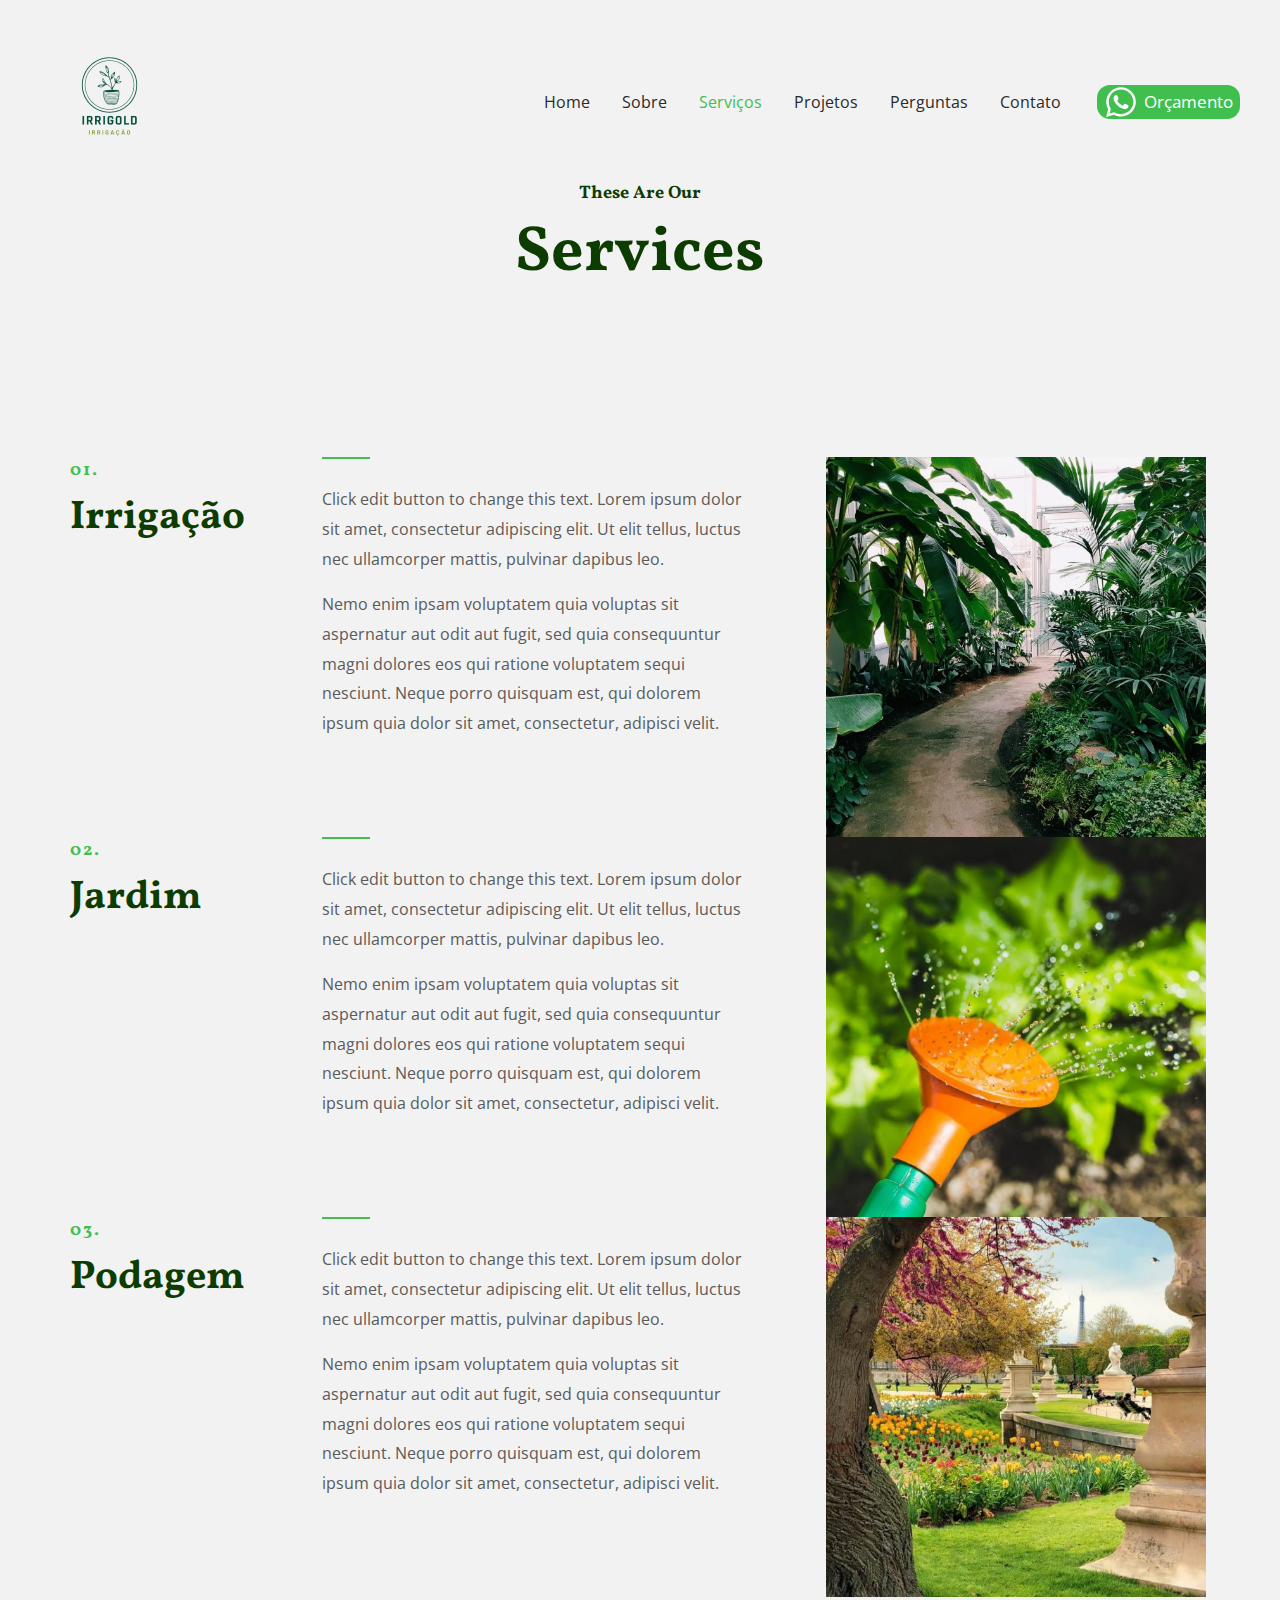
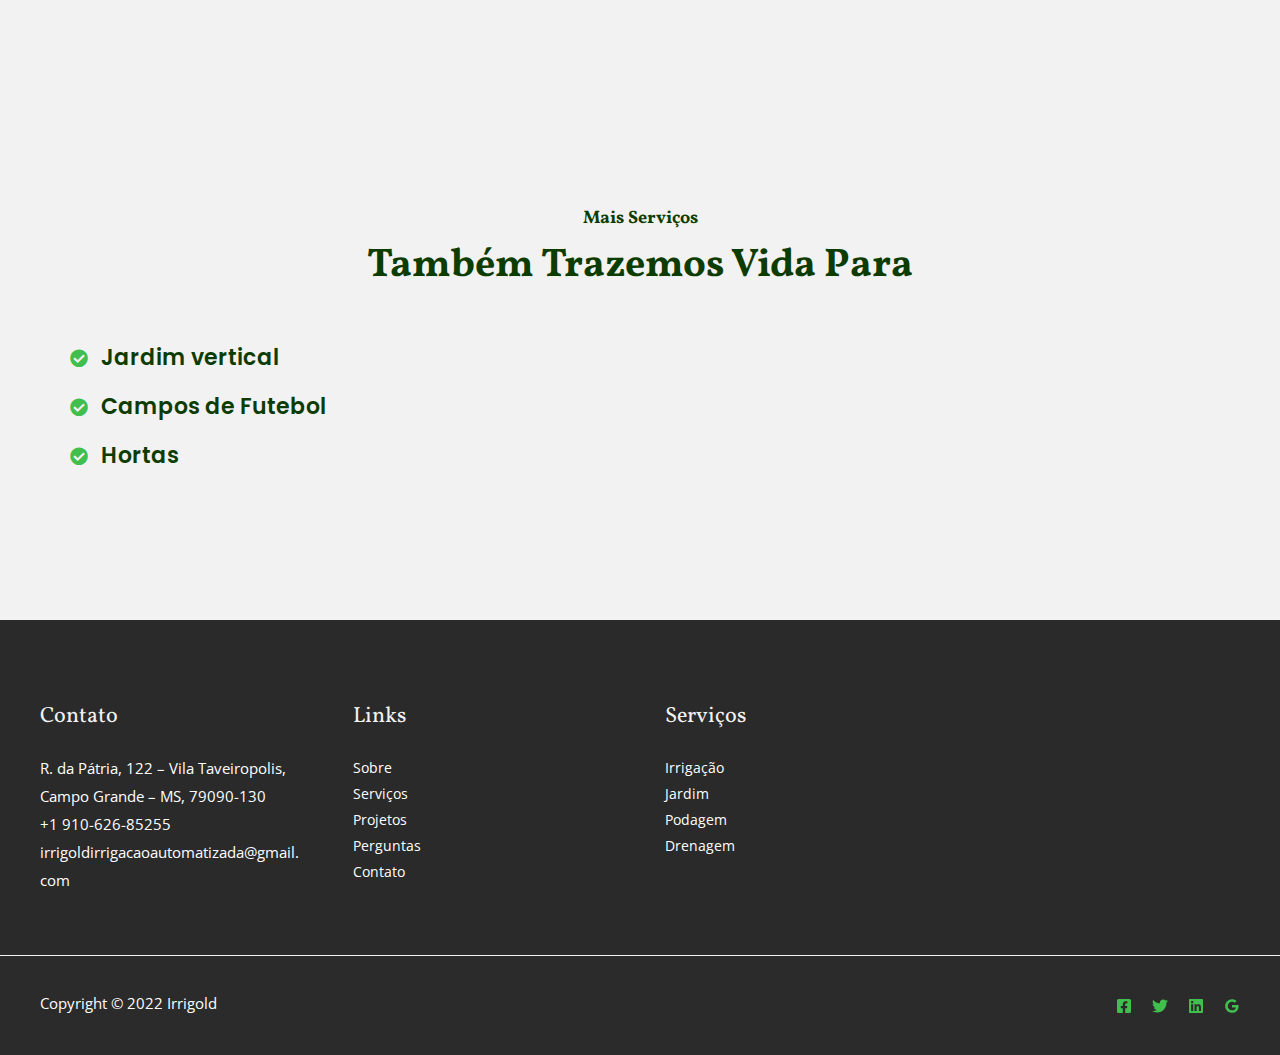
<file: services/index.html>
<!DOCTYPE html>
<html lang="pt-BR">
<head>
<meta charset="UTF-8">
<meta name="viewport" content="width=device-width, initial-scale=1">
<link rel="profile" href="https://gmpg.org/xfn/11">

<meta name="robots" content="index, follow, max-image-preview:large, max-snippet:-1, max-video-preview:-1">

	<!-- This site is optimized with the Yoast SEO plugin v19.11 - https://yoast.com/wordpress/plugins/seo/ -->
	<title>Services - Irrigold</title>
	<link rel="canonical" href="https://indexsaulomathe.github.io/site-irrigold-vtest/services/">
	<meta property="og:locale" content="pt_BR">
	<meta property="og:type" content="article">
	<meta property="og:title" content="Services - Irrigold">
	<meta property="og:description" content="These Are Our Services 01. Irrigação Click edit button to change this text. Lorem ipsum dolor sit amet, consectetur adipiscing elit. Ut elit tellus, luctus nec ullamcorper mattis, pulvinar dapibus leo. Nemo enim ipsam voluptatem quia voluptas sit aspernatur aut odit aut fugit, sed quia consequuntur magni dolores eos qui ratione voluptatem sequi nesciunt. Neque &hellip; Services Leia mais &raquo;">
	<meta property="og:url" content="https://indexsaulomathe.github.io/site-irrigold-vtest/services/">
	<meta property="og:site_name" content="Irrigold">
	<meta property="article:modified_time" content="2022-12-12T08:33:35+00:00">
	<meta property="og:image" content="https://indexsaulomathe.github.io/site-irrigold-vtest/wp-content/uploads/elementor/thumbs/photography-of-pathway-surrounded-by-plants-1-pz1lkwnsepkaxo4xdxtiucbfat3hti9onssl60mrn4.jpg">
	<meta name="twitter:card" content="summary_large_image">
	<meta name="twitter:label1" content="Est. tempo de leitura">
	<meta name="twitter:data1" content="2 minutos">
	<script type="application/ld+json" class="yoast-schema-graph">{
	    "@context": "https://schema.org",
	    "@graph": [
	        {
	            "@type": "WebPage",
	            "@id": "https://indexsaulomathe.github.io/site-irrigold-vtest/services/",
	            "url": "https://indexsaulomathe.github.io/site-irrigold-vtest/services/",
	            "name": "Services - Irrigold",
	            "isPartOf": {
	                "@id": "https://indexsaulomathe.github.io/site-irrigold-vtest/#website"
	            },
	            "primaryImageOfPage": {
	                "@id": "https://indexsaulomathe.github.io/site-irrigold-vtest/services/#primaryimage"
	            },
	            "image": {
	                "@id": "https://indexsaulomathe.github.io/site-irrigold-vtest/services/#primaryimage"
	            },
	            "thumbnailUrl": "https://indexsaulomathe.github.io/site-irrigold-vtest/wp-content/uploads/elementor/thumbs/photography-of-pathway-surrounded-by-plants-1-pz1lkwnsepkaxo4xdxtiucbfat3hti9onssl60mrn4.jpg",
	            "datePublished": "2018-10-09T09:17:03+00:00",
	            "dateModified": "2022-12-12T08:33:35+00:00",
	            "breadcrumb": {
	                "@id": "https://indexsaulomathe.github.io/site-irrigold-vtest/services/#breadcrumb"
	            },
	            "inLanguage": "pt-BR",
	            "potentialAction": [
	                {
	                    "@type": "ReadAction",
	                    "target": [
	                        "https://indexsaulomathe.github.io/site-irrigold-vtest/services/"
	                    ]
	                }
	            ]
	        },
	        {
	            "@type": "ImageObject",
	            "inLanguage": "pt-BR",
	            "@id": "https://indexsaulomathe.github.io/site-irrigold-vtest/services/#primaryimage",
	            "url": "https://indexsaulomathe.github.io/site-irrigold-vtest/wp-content/uploads/elementor/thumbs/photography-of-pathway-surrounded-by-plants-1-pz1lkwnsepkaxo4xdxtiucbfat3hti9onssl60mrn4.jpg",
	            "contentUrl": "https://indexsaulomathe.github.io/site-irrigold-vtest/wp-content/uploads/elementor/thumbs/photography-of-pathway-surrounded-by-plants-1-pz1lkwnsepkaxo4xdxtiucbfat3hti9onssl60mrn4.jpg"
	        },
	        {
	            "@type": "BreadcrumbList",
	            "@id": "https://indexsaulomathe.github.io/site-irrigold-vtest/services/#breadcrumb",
	            "itemListElement": [
	                {
	                    "@type": "ListItem",
	                    "position": 1,
	                    "name": "Início",
	                    "item": "https://indexsaulomathe.github.io/site-irrigold-vtest/"
	                },
	                {
	                    "@type": "ListItem",
	                    "position": 2,
	                    "name": "Services"
	                }
	            ]
	        },
	        {
	            "@type": "WebSite",
	            "@id": "https://indexsaulomathe.github.io/site-irrigold-vtest/#website",
	            "url": "https://indexsaulomathe.github.io/site-irrigold-vtest/",
	            "name": "Irrigold",
	            "description": "",
	            "publisher": {
	                "@id": "https://indexsaulomathe.github.io/site-irrigold-vtest/#organization"
	            },
	            "potentialAction": [
	                {
	                    "@type": "SearchAction",
	                    "target": {
	                        "@type": "EntryPoint",
	                        "urlTemplate": "https://indexsaulomathe.github.io/site-irrigold-vtest/?s={search_term_string}"
	                    },
	                    "query-input": "required name=search_term_string"
	                }
	            ],
	            "inLanguage": "pt-BR"
	        },
	        {
	            "@type": "Organization",
	            "@id": "https://indexsaulomathe.github.io/site-irrigold-vtest/#organization",
	            "name": "Irrigold",
	            "url": "https://indexsaulomathe.github.io/site-irrigold-vtest/",
	            "logo": {
	                "@type": "ImageObject",
	                "inLanguage": "pt-BR",
	                "@id": "https://indexsaulomathe.github.io/site-irrigold-vtest/#/schema/logo/image/",
	                "url": "https://indexsaulomathe.github.io/site-irrigold-vtest/wp-content/uploads/2022/12/4removed.png",
	                "contentUrl": "https://indexsaulomathe.github.io/site-irrigold-vtest/wp-content/uploads/2022/12/4removed.png",
	                "width": 500,
	                "height": 500,
	                "caption": "Irrigold"
	            },
	            "image": {
	                "@id": "https://indexsaulomathe.github.io/site-irrigold-vtest/#/schema/logo/image/"
	            }
	        }
	    ]
	}</script>
	<!-- / Yoast SEO plugin. -->


<link rel="dns-prefetch" href="//fonts.googleapis.com">
<link rel="alternate" type="application/rss+xml" title="Feed para Irrigold &raquo;" href="https://indexsaulomathe.github.io/site-irrigold-vtest/feed/">
<link rel="alternate" type="application/rss+xml" title="Feed de comentários para Irrigold &raquo;" href="https://indexsaulomathe.github.io/site-irrigold-vtest/comments/feed/">
<script>
window._wpemojiSettings = {"baseUrl":"https:\/\/s.w.org\/images\/core\/emoji\/14.0.0\/72x72\/","ext":".png","svgUrl":"https:\/\/s.w.org\/images\/core\/emoji\/14.0.0\/svg\/","svgExt":".svg","source":{"concatemoji":"https:\/\/indexsaulomathe.github.io\/site-irrigold-vtest\/wp-includes\/js\/wp-emoji-release.min.js?ver=6.1.1"}};
/*! This file is auto-generated */
!function(e,a,t){var n,r,o,i=a.createElement("canvas"),p=i.getContext&&i.getContext("2d");function s(e,t){var a=String.fromCharCode,e=(p.clearRect(0,0,i.width,i.height),p.fillText(a.apply(this,e),0,0),i.toDataURL());return p.clearRect(0,0,i.width,i.height),p.fillText(a.apply(this,t),0,0),e===i.toDataURL()}function c(e){var t=a.createElement("script");t.src=e,t.defer=t.type="text/javascript",a.getElementsByTagName("head")[0].appendChild(t)}for(o=Array("flag","emoji"),t.supports={everything:!0,everythingExceptFlag:!0},r=0;r<o.length;r++)t.supports[o[r]]=function(e){if(p&&p.fillText)switch(p.textBaseline="top",p.font="600 32px Arial",e){case"flag":return s([127987,65039,8205,9895,65039],[127987,65039,8203,9895,65039])?!1:!s([55356,56826,55356,56819],[55356,56826,8203,55356,56819])&&!s([55356,57332,56128,56423,56128,56418,56128,56421,56128,56430,56128,56423,56128,56447],[55356,57332,8203,56128,56423,8203,56128,56418,8203,56128,56421,8203,56128,56430,8203,56128,56423,8203,56128,56447]);case"emoji":return!s([129777,127995,8205,129778,127999],[129777,127995,8203,129778,127999])}return!1}(o[r]),t.supports.everything=t.supports.everything&&t.supports[o[r]],"flag"!==o[r]&&(t.supports.everythingExceptFlag=t.supports.everythingExceptFlag&&t.supports[o[r]]);t.supports.everythingExceptFlag=t.supports.everythingExceptFlag&&!t.supports.flag,t.DOMReady=!1,t.readyCallback=function(){t.DOMReady=!0},t.supports.everything||(n=function(){t.readyCallback()},a.addEventListener?(a.addEventListener("DOMContentLoaded",n,!1),e.addEventListener("load",n,!1)):(e.attachEvent("onload",n),a.attachEvent("onreadystatechange",function(){"complete"===a.readyState&&t.readyCallback()})),(e=t.source||{}).concatemoji?c(e.concatemoji):e.wpemoji&&e.twemoji&&(c(e.twemoji),c(e.wpemoji)))}(window,document,window._wpemojiSettings);
</script>
<style>img.wp-smiley,
img.emoji {
	display: inline !important;
	border: none !important;
	box-shadow: none !important;
	height: 1em !important;
	width: 1em !important;
	margin: 0 0.07em !important;
	vertical-align: -0.1em !important;
	background: none !important;
	padding: 0 !important;
}</style>
	<link rel="stylesheet" id="astra-theme-css-css" href="https://indexsaulomathe.github.io/site-irrigold-vtest/wp-content/themes/astra/assets/css/minified/frontend.min.css?ver=3.9.4" media="all">
<style id="astra-theme-css-inline-css">.ast-no-sidebar .entry-content .alignfull {margin-left: calc( -50vw + 50%);margin-right: calc( -50vw + 50%);max-width: 100vw;width: 100vw;}.ast-no-sidebar .entry-content .alignwide {margin-left: calc(-41vw + 50%);margin-right: calc(-41vw + 50%);max-width: unset;width: unset;}.ast-no-sidebar .entry-content .alignfull .alignfull,.ast-no-sidebar .entry-content .alignfull .alignwide,.ast-no-sidebar .entry-content .alignwide .alignfull,.ast-no-sidebar .entry-content .alignwide .alignwide,.ast-no-sidebar .entry-content .wp-block-column .alignfull,.ast-no-sidebar .entry-content .wp-block-column .alignwide{width: 100%;margin-left: auto;margin-right: auto;}.wp-block-gallery,.blocks-gallery-grid {margin: 0;}.wp-block-separator {max-width: 100px;}.wp-block-separator.is-style-wide,.wp-block-separator.is-style-dots {max-width: none;}.entry-content .has-2-columns .wp-block-column:first-child {padding-right: 10px;}.entry-content .has-2-columns .wp-block-column:last-child {padding-left: 10px;}@media (max-width: 782px) {.entry-content .wp-block-columns .wp-block-column {flex-basis: 100%;}.entry-content .has-2-columns .wp-block-column:first-child {padding-right: 0;}.entry-content .has-2-columns .wp-block-column:last-child {padding-left: 0;}}body .entry-content .wp-block-latest-posts {margin-left: 0;}body .entry-content .wp-block-latest-posts li {list-style: none;}.ast-no-sidebar .ast-container .entry-content .wp-block-latest-posts {margin-left: 0;}.ast-header-break-point .entry-content .alignwide {margin-left: auto;margin-right: auto;}.entry-content .blocks-gallery-item img {margin-bottom: auto;}.wp-block-pullquote {border-top: 4px solid #555d66;border-bottom: 4px solid #555d66;color: #40464d;}:root{--ast-container-default-xlg-padding:6.67em;--ast-container-default-lg-padding:5.67em;--ast-container-default-slg-padding:4.34em;--ast-container-default-md-padding:3.34em;--ast-container-default-sm-padding:6.67em;--ast-container-default-xs-padding:2.4em;--ast-container-default-xxs-padding:1.4em;}html{font-size:100%;}a,.page-title{color:var(--ast-global-color-0);}a:hover,a:focus{color:var(--ast-global-color-1);}body,button,input,select,textarea,.ast-button,.ast-custom-button{font-family:'Open Sans',sans-serif;font-weight:400;font-size:16px;font-size:1rem;}blockquote{color:var(--ast-global-color-3);}p,.entry-content p{margin-bottom:1em;}h1,.entry-content h1,h2,.entry-content h2,h3,.entry-content h3,h4,.entry-content h4,h5,.entry-content h5,h6,.entry-content h6,.site-title,.site-title a{font-family:'Vollkorn',serif;font-weight:700;text-transform:capitalize;}.ast-site-identity .site-title a{color:var(--ast-global-color-2);}.ast-site-identity .site-description{color:var(--ast-global-color-3);}.site-title{font-size:20px;font-size:1.25rem;display:none;}header .custom-logo-link img{max-width:139px;}.astra-logo-svg{width:139px;}.ast-archive-description .ast-archive-title{font-size:40px;font-size:2.5rem;}.site-header .site-description{font-size:11px;font-size:0.6875rem;display:none;}.entry-title{font-size:30px;font-size:1.875rem;}h1,.entry-content h1{font-size:64px;font-size:4rem;font-family:'Vollkorn',serif;line-height:1.1;text-transform:capitalize;}h2,.entry-content h2{font-size:40px;font-size:2.5rem;font-family:'Vollkorn',serif;line-height:1.1;text-transform:capitalize;}h3,.entry-content h3{font-size:32px;font-size:2rem;font-family:'Vollkorn',serif;line-height:1.1;text-transform:capitalize;}h4,.entry-content h4{font-size:22px;font-size:1.375rem;font-family:'Vollkorn',serif;text-transform:capitalize;}h5,.entry-content h5{font-size:18px;font-size:1.125rem;font-family:'Vollkorn',serif;text-transform:capitalize;}h6,.entry-content h6{font-size:14px;font-size:0.875rem;font-family:'Vollkorn',serif;text-transform:capitalize;}.ast-single-post .entry-title,.page-title{font-size:30px;font-size:1.875rem;}::selection{background-color:var(--ast-global-color-0);color:#000000;}body,h1,.entry-title a,.entry-content h1,h2,.entry-content h2,h3,.entry-content h3,h4,.entry-content h4,h5,.entry-content h5,h6,.entry-content h6{color:var(--ast-global-color-3);}.tagcloud a:hover,.tagcloud a:focus,.tagcloud a.current-item{color:#000000;border-color:var(--ast-global-color-0);background-color:var(--ast-global-color-0);}input:focus,input[type="text"]:focus,input[type="email"]:focus,input[type="url"]:focus,input[type="password"]:focus,input[type="reset"]:focus,input[type="search"]:focus,textarea:focus{border-color:var(--ast-global-color-0);}input[type="radio"]:checked,input[type=reset],input[type="checkbox"]:checked,input[type="checkbox"]:hover:checked,input[type="checkbox"]:focus:checked,input[type=range]::-webkit-slider-thumb{border-color:var(--ast-global-color-0);background-color:var(--ast-global-color-0);box-shadow:none;}.site-footer a:hover + .post-count,.site-footer a:focus + .post-count{background:var(--ast-global-color-0);border-color:var(--ast-global-color-0);}.single .nav-links .nav-previous,.single .nav-links .nav-next{color:var(--ast-global-color-0);}.entry-meta,.entry-meta *{line-height:1.45;color:var(--ast-global-color-0);}.entry-meta a:hover,.entry-meta a:hover *,.entry-meta a:focus,.entry-meta a:focus *,.page-links > .page-link,.page-links .page-link:hover,.post-navigation a:hover{color:var(--ast-global-color-1);}#cat option,.secondary .calendar_wrap thead a,.secondary .calendar_wrap thead a:visited{color:var(--ast-global-color-0);}.secondary .calendar_wrap #today,.ast-progress-val span{background:var(--ast-global-color-0);}.secondary a:hover + .post-count,.secondary a:focus + .post-count{background:var(--ast-global-color-0);border-color:var(--ast-global-color-0);}.calendar_wrap #today > a{color:#000000;}.page-links .page-link,.single .post-navigation a{color:var(--ast-global-color-0);}.ast-header-break-point .main-header-bar .ast-button-wrap .menu-toggle{border-radius:100px;}.widget-title{font-size:22px;font-size:1.375rem;color:var(--ast-global-color-3);}.ast-logo-title-inline .site-logo-img{padding-right:1em;}.site-logo-img img{ transition:all 0.2s linear;}.ast-page-builder-template .hentry {margin: 0;}.ast-page-builder-template .site-content > .ast-container {max-width: 100%;padding: 0;}.ast-page-builder-template .site-content #primary {padding: 0;margin: 0;}.ast-page-builder-template .no-results {text-align: center;margin: 4em auto;}.ast-page-builder-template .ast-pagination {padding: 2em;}.ast-page-builder-template .entry-header.ast-no-title.ast-no-thumbnail {margin-top: 0;}.ast-page-builder-template .entry-header.ast-header-without-markup {margin-top: 0;margin-bottom: 0;}.ast-page-builder-template .entry-header.ast-no-title.ast-no-meta {margin-bottom: 0;}.ast-page-builder-template.single .post-navigation {padding-bottom: 2em;}.ast-page-builder-template.single-post .site-content > .ast-container {max-width: 100%;}.ast-page-builder-template .entry-header {margin-top: 4em;margin-left: auto;margin-right: auto;padding-left: 20px;padding-right: 20px;}.single.ast-page-builder-template .entry-header {padding-left: 20px;padding-right: 20px;}.ast-page-builder-template .ast-archive-description {margin: 4em auto 0;padding-left: 20px;padding-right: 20px;}.ast-page-builder-template.ast-no-sidebar .entry-content .alignwide {margin-left: 0;margin-right: 0;}@media (max-width:921px){#ast-desktop-header{display:none;}}@media (min-width:921px){#ast-mobile-header{display:none;}}.wp-block-buttons.aligncenter{justify-content:center;}@media (max-width:782px){.entry-content .wp-block-columns .wp-block-column{margin-left:0px;}}.wp-block-image.aligncenter{margin-left:auto;margin-right:auto;}.wp-block-table.aligncenter{margin-left:auto;margin-right:auto;}@media (max-width:921px){.ast-separate-container #primary,.ast-separate-container #secondary{padding:1.5em 0;}#primary,#secondary{padding:1.5em 0;margin:0;}.ast-left-sidebar #content > .ast-container{display:flex;flex-direction:column-reverse;width:100%;}.ast-separate-container .ast-article-post,.ast-separate-container .ast-article-single{padding:1.5em 2.14em;}.ast-author-box img.avatar{margin:20px 0 0 0;}}@media (min-width:922px){.ast-separate-container.ast-right-sidebar #primary,.ast-separate-container.ast-left-sidebar #primary{border:0;}.search-no-results.ast-separate-container #primary{margin-bottom:4em;}}.elementor-button-wrapper .elementor-button{border-style:solid;text-decoration:none;border-top-width:0;border-right-width:0;border-left-width:0;border-bottom-width:0;}body .elementor-button.elementor-size-sm,body .elementor-button.elementor-size-xs,body .elementor-button.elementor-size-md,body .elementor-button.elementor-size-lg,body .elementor-button.elementor-size-xl,body .elementor-button{border-radius:8px;padding-top:17px;padding-right:26px;padding-bottom:17px;padding-left:26px;}.elementor-button-wrapper .elementor-button{border-color:var(--ast-global-color-0);background-color:var(--ast-global-color-0);}.elementor-button-wrapper .elementor-button:hover,.elementor-button-wrapper .elementor-button:focus{color:var(--ast-global-color-4);background-color:var(--ast-global-color-5);border-color:var(--ast-global-color-5);}.wp-block-button .wp-block-button__link ,.elementor-button-wrapper .elementor-button,.elementor-button-wrapper .elementor-button:visited{color:var(--ast-global-color-4);}.elementor-button-wrapper .elementor-button{font-family:'Poppins',sans-serif;font-weight:500;line-height:1;text-transform:capitalize;letter-spacing:0.5px;}body .elementor-button.elementor-size-sm,body .elementor-button.elementor-size-xs,body .elementor-button.elementor-size-md,body .elementor-button.elementor-size-lg,body .elementor-button.elementor-size-xl,body .elementor-button{font-size:14px;font-size:0.875rem;}.wp-block-button .wp-block-button__link:hover,.wp-block-button .wp-block-button__link:focus{color:var(--ast-global-color-4);background-color:var(--ast-global-color-5);border-color:var(--ast-global-color-5);}.elementor-widget-heading h1.elementor-heading-title{line-height:1.1;}.elementor-widget-heading h2.elementor-heading-title{line-height:1.1;}.elementor-widget-heading h3.elementor-heading-title{line-height:1.1;}.wp-block-button .wp-block-button__link{border-top-width:0;border-right-width:0;border-left-width:0;border-bottom-width:0;border-color:var(--ast-global-color-0);background-color:var(--ast-global-color-0);color:var(--ast-global-color-4);font-family:'Poppins',sans-serif;font-weight:500;line-height:1;text-transform:capitalize;letter-spacing:0.5px;font-size:14px;font-size:0.875rem;border-radius:8px;padding-top:17px;padding-right:26px;padding-bottom:17px;padding-left:26px;}.menu-toggle,button,.ast-button,.ast-custom-button,.button,input#submit,input[type="button"],input[type="submit"],input[type="reset"]{border-style:solid;border-top-width:0;border-right-width:0;border-left-width:0;border-bottom-width:0;color:var(--ast-global-color-4);border-color:var(--ast-global-color-0);background-color:var(--ast-global-color-0);border-radius:8px;padding-top:17px;padding-right:26px;padding-bottom:17px;padding-left:26px;font-family:'Poppins',sans-serif;font-weight:500;font-size:14px;font-size:0.875rem;line-height:1;text-transform:capitalize;letter-spacing:0.5px;}button:focus,.menu-toggle:hover,button:hover,.ast-button:hover,.ast-custom-button:hover .button:hover,.ast-custom-button:hover ,input[type=reset]:hover,input[type=reset]:focus,input#submit:hover,input#submit:focus,input[type="button"]:hover,input[type="button"]:focus,input[type="submit"]:hover,input[type="submit"]:focus{color:var(--ast-global-color-4);background-color:var(--ast-global-color-5);border-color:var(--ast-global-color-5);}@media (min-width:544px){.ast-container{max-width:100%;}}@media (max-width:544px){.ast-separate-container .ast-article-post,.ast-separate-container .ast-article-single,.ast-separate-container .comments-title,.ast-separate-container .ast-archive-description{padding:1.5em 1em;}.ast-separate-container #content .ast-container{padding-left:0.54em;padding-right:0.54em;}.ast-separate-container .ast-comment-list li.depth-1{padding:1.5em 1em;margin-bottom:1.5em;}.ast-separate-container .ast-comment-list .bypostauthor{padding:.5em;}.ast-search-menu-icon.ast-dropdown-active .search-field{width:170px;}}@media (max-width:921px){.ast-mobile-header-stack .main-header-bar .ast-search-menu-icon{display:inline-block;}.ast-header-break-point.ast-header-custom-item-outside .ast-mobile-header-stack .main-header-bar .ast-search-icon{margin:0;}.ast-comment-avatar-wrap img{max-width:2.5em;}.ast-separate-container .ast-comment-list li.depth-1{padding:1.5em 2.14em;}.ast-separate-container .comment-respond{padding:2em 2.14em;}.ast-comment-meta{padding:0 1.8888em 1.3333em;}}body,.ast-separate-container{background-color:var(--ast-global-color-4);;background-image:none;;}.ast-no-sidebar.ast-separate-container .entry-content .alignfull {margin-left: -6.67em;margin-right: -6.67em;width: auto;}@media (max-width: 1200px) {.ast-no-sidebar.ast-separate-container .entry-content .alignfull {margin-left: -2.4em;margin-right: -2.4em;}}@media (max-width: 768px) {.ast-no-sidebar.ast-separate-container .entry-content .alignfull {margin-left: -2.14em;margin-right: -2.14em;}}@media (max-width: 544px) {.ast-no-sidebar.ast-separate-container .entry-content .alignfull {margin-left: -1em;margin-right: -1em;}}.ast-no-sidebar.ast-separate-container .entry-content .alignwide {margin-left: -20px;margin-right: -20px;}.ast-no-sidebar.ast-separate-container .entry-content .wp-block-column .alignfull,.ast-no-sidebar.ast-separate-container .entry-content .wp-block-column .alignwide {margin-left: auto;margin-right: auto;width: 100%;}@media (max-width:921px){.site-title{font-size:18px;font-size:1.125rem;display:block;}.ast-archive-description .ast-archive-title{font-size:40px;}.site-header .site-description{font-size:12px;font-size:0.75rem;display:block;}.entry-title{font-size:30px;}h1,.entry-content h1{font-size:48px;}h2,.entry-content h2{font-size:32px;}h3,.entry-content h3{font-size:24px;}h4,.entry-content h4{font-size:20px;font-size:1.25rem;}h5,.entry-content h5{font-size:16px;font-size:1rem;}h6,.entry-content h6{font-size:13px;font-size:0.8125rem;}.ast-single-post .entry-title,.page-title{font-size:30px;}.astra-logo-svg{width:40px;}header .custom-logo-link img,.ast-header-break-point .site-logo-img .custom-mobile-logo-link img{max-width:40px;}}@media (max-width:544px){.site-title{font-size:16px;font-size:1rem;display:block;}.ast-archive-description .ast-archive-title{font-size:40px;}.site-header .site-description{font-size:11px;font-size:0.6875rem;display:none;}.entry-title{font-size:30px;}h1,.entry-content h1{font-size:40px;}h2,.entry-content h2{font-size:28px;}h3,.entry-content h3{font-size:24px;}h4,.entry-content h4{font-size:20px;font-size:1.25rem;}h5,.entry-content h5{font-size:16px;font-size:1rem;}h6,.entry-content h6{font-size:13px;font-size:0.8125rem;}.ast-single-post .entry-title,.page-title{font-size:30px;}header .custom-logo-link img,.ast-header-break-point .site-branding img,.ast-header-break-point .custom-logo-link img{max-width:37px;}.astra-logo-svg{width:37px;}.ast-header-break-point .site-logo-img .custom-mobile-logo-link img{max-width:37px;}}@media (max-width:921px){html{font-size:91.2%;}}@media (max-width:544px){html{font-size:91.2%;}}@media (min-width:922px){.ast-container{max-width:1240px;}}@font-face {font-family: "Astra";src: url(https://indexsaulomathe.github.io/site-irrigold-vtest/wp-content/themes/astra/assets/fonts/astra.woff) format("woff"),url(https://indexsaulomathe.github.io/site-irrigold-vtest/wp-content/themes/astra/assets/fonts/astra.ttf) format("truetype"),url(https://indexsaulomathe.github.io/site-irrigold-vtest/wp-content/themes/astra/assets/fonts/astra.svg#astra) format("svg");font-weight: normal;font-style: normal;font-display: fallback;}@media (min-width:922px){.main-header-menu .sub-menu .menu-item.ast-left-align-sub-menu:hover > .sub-menu,.main-header-menu .sub-menu .menu-item.ast-left-align-sub-menu.focus > .sub-menu{margin-left:-0px;}}.ast-theme-transparent-header [data-section="section-header-mobile-trigger"] .ast-button-wrap .ast-mobile-menu-trigger-outline{background:transparent;}.astra-icon-down_arrow::after {content: "\e900";font-family: Astra;}.astra-icon-close::after {content: "\e5cd";font-family: Astra;}.astra-icon-drag_handle::after {content: "\e25d";font-family: Astra;}.astra-icon-format_align_justify::after {content: "\e235";font-family: Astra;}.astra-icon-menu::after {content: "\e5d2";font-family: Astra;}.astra-icon-reorder::after {content: "\e8fe";font-family: Astra;}.astra-icon-search::after {content: "\e8b6";font-family: Astra;}.astra-icon-zoom_in::after {content: "\e56b";font-family: Astra;}.astra-icon-check-circle::after {content: "\e901";font-family: Astra;}.astra-icon-shopping-cart::after {content: "\f07a";font-family: Astra;}.astra-icon-shopping-bag::after {content: "\f290";font-family: Astra;}.astra-icon-shopping-basket::after {content: "\f291";font-family: Astra;}.astra-icon-circle-o::after {content: "\e903";font-family: Astra;}.astra-icon-certificate::after {content: "\e902";font-family: Astra;}blockquote {padding: 1.2em;}:root .has-ast-global-color-0-color{color:var(--ast-global-color-0);}:root .has-ast-global-color-0-background-color{background-color:var(--ast-global-color-0);}:root .wp-block-button .has-ast-global-color-0-color{color:var(--ast-global-color-0);}:root .wp-block-button .has-ast-global-color-0-background-color{background-color:var(--ast-global-color-0);}:root .has-ast-global-color-1-color{color:var(--ast-global-color-1);}:root .has-ast-global-color-1-background-color{background-color:var(--ast-global-color-1);}:root .wp-block-button .has-ast-global-color-1-color{color:var(--ast-global-color-1);}:root .wp-block-button .has-ast-global-color-1-background-color{background-color:var(--ast-global-color-1);}:root .has-ast-global-color-2-color{color:var(--ast-global-color-2);}:root .has-ast-global-color-2-background-color{background-color:var(--ast-global-color-2);}:root .wp-block-button .has-ast-global-color-2-color{color:var(--ast-global-color-2);}:root .wp-block-button .has-ast-global-color-2-background-color{background-color:var(--ast-global-color-2);}:root .has-ast-global-color-3-color{color:var(--ast-global-color-3);}:root .has-ast-global-color-3-background-color{background-color:var(--ast-global-color-3);}:root .wp-block-button .has-ast-global-color-3-color{color:var(--ast-global-color-3);}:root .wp-block-button .has-ast-global-color-3-background-color{background-color:var(--ast-global-color-3);}:root .has-ast-global-color-4-color{color:var(--ast-global-color-4);}:root .has-ast-global-color-4-background-color{background-color:var(--ast-global-color-4);}:root .wp-block-button .has-ast-global-color-4-color{color:var(--ast-global-color-4);}:root .wp-block-button .has-ast-global-color-4-background-color{background-color:var(--ast-global-color-4);}:root .has-ast-global-color-5-color{color:var(--ast-global-color-5);}:root .has-ast-global-color-5-background-color{background-color:var(--ast-global-color-5);}:root .wp-block-button .has-ast-global-color-5-color{color:var(--ast-global-color-5);}:root .wp-block-button .has-ast-global-color-5-background-color{background-color:var(--ast-global-color-5);}:root .has-ast-global-color-6-color{color:var(--ast-global-color-6);}:root .has-ast-global-color-6-background-color{background-color:var(--ast-global-color-6);}:root .wp-block-button .has-ast-global-color-6-color{color:var(--ast-global-color-6);}:root .wp-block-button .has-ast-global-color-6-background-color{background-color:var(--ast-global-color-6);}:root .has-ast-global-color-7-color{color:var(--ast-global-color-7);}:root .has-ast-global-color-7-background-color{background-color:var(--ast-global-color-7);}:root .wp-block-button .has-ast-global-color-7-color{color:var(--ast-global-color-7);}:root .wp-block-button .has-ast-global-color-7-background-color{background-color:var(--ast-global-color-7);}:root .has-ast-global-color-8-color{color:var(--ast-global-color-8);}:root .has-ast-global-color-8-background-color{background-color:var(--ast-global-color-8);}:root .wp-block-button .has-ast-global-color-8-color{color:var(--ast-global-color-8);}:root .wp-block-button .has-ast-global-color-8-background-color{background-color:var(--ast-global-color-8);}:root{--ast-global-color-0:#40bf4f;--ast-global-color-1:#0d3c00;--ast-global-color-2:#0d3c00;--ast-global-color-3:#5a5a5a;--ast-global-color-4:#f2f2f2;--ast-global-color-5:#ffffff;--ast-global-color-6:#f3f2ed;--ast-global-color-7:#2a2a2a;--ast-global-color-8:rgba(64,191,79,0.15);}:root {--ast-border-color : #dddddd;}@media (min-width:921px){.ast-theme-transparent-header #masthead{position:absolute;left:0;right:0;}.ast-theme-transparent-header .main-header-bar,.ast-theme-transparent-header.ast-header-break-point .main-header-bar{background:none;}body.elementor-editor-active.ast-theme-transparent-header #masthead,.fl-builder-edit .ast-theme-transparent-header #masthead,body.vc_editor.ast-theme-transparent-header #masthead,body.brz-ed.ast-theme-transparent-header #masthead{z-index:0;}.ast-header-break-point.ast-replace-site-logo-transparent.ast-theme-transparent-header .custom-mobile-logo-link{display:none;}.ast-header-break-point.ast-replace-site-logo-transparent.ast-theme-transparent-header .transparent-custom-logo{display:inline-block;}.ast-theme-transparent-header .ast-above-header,.ast-theme-transparent-header .ast-above-header.ast-above-header-bar{background-image:none;background-color:transparent;}.ast-theme-transparent-header .ast-below-header{background-image:none;background-color:transparent;}}.ast-theme-transparent-header .site-title a,.ast-theme-transparent-header .site-title a:focus,.ast-theme-transparent-header .site-title a:hover,.ast-theme-transparent-header .site-title a:visited{color:var(--ast-global-color-2);}.ast-theme-transparent-header .site-header .site-description{color:var(--ast-global-color-2);}@media (max-width:921px){.ast-theme-transparent-header #masthead{position:absolute;left:0;right:0;}.ast-theme-transparent-header .main-header-bar,.ast-theme-transparent-header.ast-header-break-point .main-header-bar{background:none;}body.elementor-editor-active.ast-theme-transparent-header #masthead,.fl-builder-edit .ast-theme-transparent-header #masthead,body.vc_editor.ast-theme-transparent-header #masthead,body.brz-ed.ast-theme-transparent-header #masthead{z-index:0;}.ast-header-break-point.ast-replace-site-logo-transparent.ast-theme-transparent-header .custom-mobile-logo-link{display:none;}.ast-header-break-point.ast-replace-site-logo-transparent.ast-theme-transparent-header .transparent-custom-logo{display:inline-block;}.ast-theme-transparent-header .ast-above-header,.ast-theme-transparent-header .ast-above-header.ast-above-header-bar{background-image:none;background-color:transparent;}.ast-theme-transparent-header .ast-below-header{background-image:none;background-color:transparent;}}.ast-theme-transparent-header #ast-desktop-header > [CLASS*="-header-wrap"]:nth-last-child(2) > [CLASS*="-header-bar"],.ast-theme-transparent-header.ast-header-break-point #ast-mobile-header > [CLASS*="-header-wrap"]:nth-last-child(2) > [CLASS*="-header-bar"]{border-bottom-width:0px;border-bottom-style:solid;}.ast-breadcrumbs .trail-browse,.ast-breadcrumbs .trail-items,.ast-breadcrumbs .trail-items li{display:inline-block;margin:0;padding:0;border:none;background:inherit;text-indent:0;}.ast-breadcrumbs .trail-browse{font-size:inherit;font-style:inherit;font-weight:inherit;color:inherit;}.ast-breadcrumbs .trail-items{list-style:none;}.trail-items li::after{padding:0 0.3em;content:"\00bb";}.trail-items li:last-of-type::after{display:none;}h1,.entry-content h1,h2,.entry-content h2,h3,.entry-content h3,h4,.entry-content h4,h5,.entry-content h5,h6,.entry-content h6{color:var(--ast-global-color-2);}@media (max-width:921px){.ast-builder-grid-row-container.ast-builder-grid-row-tablet-3-firstrow .ast-builder-grid-row > *:first-child,.ast-builder-grid-row-container.ast-builder-grid-row-tablet-3-lastrow .ast-builder-grid-row > *:last-child{grid-column:1 / -1;}}@media (max-width:544px){.ast-builder-grid-row-container.ast-builder-grid-row-mobile-3-firstrow .ast-builder-grid-row > *:first-child,.ast-builder-grid-row-container.ast-builder-grid-row-mobile-3-lastrow .ast-builder-grid-row > *:last-child{grid-column:1 / -1;}}.ast-builder-layout-element[data-section="title_tagline"]{display:flex;}@media (max-width:921px){.ast-header-break-point .ast-builder-layout-element[data-section="title_tagline"]{display:flex;}}@media (max-width:544px){.ast-header-break-point .ast-builder-layout-element[data-section="title_tagline"]{display:flex;}}[data-section*="section-hb-button-"] .menu-link{display:none;}.ast-header-button-1[data-section*="section-hb-button-"] .ast-builder-button-wrap .ast-custom-button{line-height:1;}.ast-header-button-1 .ast-custom-button{color:var(--ast-global-color-4);background:var(--ast-global-color-0);}.ast-header-button-1 .ast-custom-button:hover{color:rgba(255,255,255,0.75);background:var(--ast-global-color-0);}@media (max-width:921px){.ast-header-button-1[data-section*="section-hb-button-"] .ast-builder-button-wrap .ast-custom-button{margin-top:10px;margin-bottom:20px;margin-left:20px;margin-right:20px;}}.ast-header-button-1[data-section="section-hb-button-1"]{display:flex;}@media (max-width:921px){.ast-header-break-point .ast-header-button-1[data-section="section-hb-button-1"]{display:none;}}@media (max-width:544px){.ast-header-break-point .ast-header-button-1[data-section="section-hb-button-1"]{display:none;}}.ast-builder-menu-1{font-family:inherit;font-weight:inherit;}.ast-builder-menu-1 .menu-item > .menu-link{color:var(--ast-global-color-7);}.ast-builder-menu-1 .menu-item > .ast-menu-toggle{color:var(--ast-global-color-7);}.ast-builder-menu-1 .menu-item:hover > .menu-link,.ast-builder-menu-1 .inline-on-mobile .menu-item:hover > .ast-menu-toggle{color:var(--ast-global-color-0);}.ast-builder-menu-1 .menu-item:hover > .ast-menu-toggle{color:var(--ast-global-color-0);}.ast-builder-menu-1 .menu-item.current-menu-item > .menu-link,.ast-builder-menu-1 .inline-on-mobile .menu-item.current-menu-item > .ast-menu-toggle,.ast-builder-menu-1 .current-menu-ancestor > .menu-link{color:var(--ast-global-color-0);}.ast-builder-menu-1 .menu-item.current-menu-item > .ast-menu-toggle{color:var(--ast-global-color-0);}.ast-builder-menu-1 .sub-menu,.ast-builder-menu-1 .inline-on-mobile .sub-menu{border-top-width:0px;border-bottom-width:0px;border-right-width:0px;border-left-width:0px;border-color:#eaeaea;border-style:solid;border-radius:0px;}.ast-builder-menu-1 .main-header-menu > .menu-item > .sub-menu,.ast-builder-menu-1 .main-header-menu > .menu-item > .astra-full-megamenu-wrapper{margin-top:0px;}.ast-desktop .ast-builder-menu-1 .main-header-menu > .menu-item > .sub-menu:before,.ast-desktop .ast-builder-menu-1 .main-header-menu > .menu-item > .astra-full-megamenu-wrapper:before{height:calc( 0px + 5px );}.ast-desktop .ast-builder-menu-1 .menu-item .sub-menu .menu-link{border-style:none;}@media (max-width:921px){.ast-header-break-point .ast-builder-menu-1 .menu-item.menu-item-has-children > .ast-menu-toggle{top:0;}.ast-builder-menu-1 .menu-item-has-children > .menu-link:after{content:unset;}.ast-builder-menu-1 .main-header-menu > .menu-item > .sub-menu,.ast-builder-menu-1 .main-header-menu > .menu-item > .astra-full-megamenu-wrapper{margin-top:0;}}@media (max-width:544px){.ast-header-break-point .ast-builder-menu-1 .menu-item.menu-item-has-children > .ast-menu-toggle{top:0;}.ast-builder-menu-1 .main-header-menu > .menu-item > .sub-menu,.ast-builder-menu-1 .main-header-menu > .menu-item > .astra-full-megamenu-wrapper{margin-top:0;}}.ast-builder-menu-1{display:flex;}@media (max-width:921px){.ast-header-break-point .ast-builder-menu-1{display:flex;}}@media (max-width:544px){.ast-header-break-point .ast-builder-menu-1{display:flex;}}.ast-builder-social-element:hover {color: #0274be;}.ast-social-stack-desktop .ast-builder-social-element,.ast-social-stack-tablet .ast-builder-social-element,.ast-social-stack-mobile .ast-builder-social-element {margin-top: 6px;margin-bottom: 6px;}.ast-social-color-type-official .ast-builder-social-element,.ast-social-color-type-official .social-item-label {color: var(--color);background-color: var(--background-color);}.header-social-inner-wrap.ast-social-color-type-official .ast-builder-social-element svg,.footer-social-inner-wrap.ast-social-color-type-official .ast-builder-social-element svg {fill: currentColor;}.social-show-label-true .ast-builder-social-element {width: auto;padding: 0 0.4em;}[data-section^="section-fb-social-icons-"] .footer-social-inner-wrap {text-align: center;}.ast-footer-social-wrap {width: 100%;}.ast-footer-social-wrap .ast-builder-social-element:first-child {margin-left: 0;}.ast-footer-social-wrap .ast-builder-social-element:last-child {margin-right: 0;}.ast-header-social-wrap .ast-builder-social-element:first-child {margin-left: 0;}.ast-header-social-wrap .ast-builder-social-element:last-child {margin-right: 0;}.ast-builder-social-element {line-height: 1;color: #3a3a3a;background: transparent;vertical-align: middle;transition: all 0.01s;margin-left: 6px;margin-right: 6px;justify-content: center;align-items: center;}.ast-builder-social-element {line-height: 1;color: #3a3a3a;background: transparent;vertical-align: middle;transition: all 0.01s;margin-left: 6px;margin-right: 6px;justify-content: center;align-items: center;}.ast-builder-social-element .social-item-label {padding-left: 6px;}.ast-header-social-1-wrap .ast-builder-social-element{margin-left:12.5px;margin-right:12.5px;padding:9px;border-radius:13px;background:var(--ast-global-color-0);}.ast-header-social-1-wrap .ast-builder-social-element svg{width:34px;height:34px;}.ast-header-social-1-wrap .ast-social-icon-image-wrap{margin:9px;}.ast-header-social-1-wrap .ast-social-color-type-custom svg{fill:var(--ast-global-color-5);}.ast-header-social-1-wrap .ast-social-color-type-custom .social-item-label{color:var(--ast-global-color-5);}.ast-header-social-1-wrap{font-size:17px;font-size:1.0625rem;}.ast-builder-layout-element[data-section="section-hb-social-icons-1"]{display:flex;}@media (max-width:921px){.ast-header-break-point .ast-builder-layout-element[data-section="section-hb-social-icons-1"]{display:flex;}}@media (max-width:544px){.ast-header-break-point .ast-builder-layout-element[data-section="section-hb-social-icons-1"]{display:flex;}}.site-below-footer-wrap{padding-top:20px;padding-bottom:20px;}.site-below-footer-wrap[data-section="section-below-footer-builder"]{background-color:#2b2b2b;;background-image:none;;min-height:100px;border-style:solid;border-width:0px;border-top-width:1px;border-top-color:var(--ast-global-color-4);}.site-below-footer-wrap[data-section="section-below-footer-builder"] .ast-builder-grid-row{max-width:1200px;margin-left:auto;margin-right:auto;}.site-below-footer-wrap[data-section="section-below-footer-builder"] .ast-builder-grid-row,.site-below-footer-wrap[data-section="section-below-footer-builder"] .site-footer-section{align-items:flex-start;}.site-below-footer-wrap[data-section="section-below-footer-builder"].ast-footer-row-inline .site-footer-section{display:flex;margin-bottom:0;}.ast-builder-grid-row-2-equal .ast-builder-grid-row{grid-template-columns:repeat( 2,1fr );}@media (max-width:921px){.site-below-footer-wrap[data-section="section-below-footer-builder"].ast-footer-row-tablet-inline .site-footer-section{display:flex;margin-bottom:0;}.site-below-footer-wrap[data-section="section-below-footer-builder"].ast-footer-row-tablet-stack .site-footer-section{display:block;margin-bottom:10px;}.ast-builder-grid-row-container.ast-builder-grid-row-tablet-2-equal .ast-builder-grid-row{grid-template-columns:repeat( 2,1fr );}}@media (max-width:544px){.site-below-footer-wrap[data-section="section-below-footer-builder"].ast-footer-row-mobile-inline .site-footer-section{display:flex;margin-bottom:0;}.site-below-footer-wrap[data-section="section-below-footer-builder"].ast-footer-row-mobile-stack .site-footer-section{display:block;margin-bottom:10px;}.ast-builder-grid-row-container.ast-builder-grid-row-mobile-full .ast-builder-grid-row{grid-template-columns:1fr;}}@media (max-width:921px){.site-below-footer-wrap[data-section="section-below-footer-builder"]{padding-top:20px;padding-bottom:20px;padding-left:20px;padding-right:20px;}}.site-below-footer-wrap[data-section="section-below-footer-builder"]{display:grid;}@media (max-width:921px){.ast-header-break-point .site-below-footer-wrap[data-section="section-below-footer-builder"]{display:grid;}}@media (max-width:544px){.ast-header-break-point .site-below-footer-wrap[data-section="section-below-footer-builder"]{display:grid;}}.ast-footer-copyright{text-align:left;}.ast-footer-copyright {color:var(--ast-global-color-5);}@media (max-width:921px){.ast-footer-copyright{text-align:left;}}@media (max-width:544px){.ast-footer-copyright{text-align:center;}}.ast-footer-copyright {font-size:15px;font-size:0.9375rem;}.ast-footer-copyright.ast-builder-layout-element{display:flex;}@media (max-width:921px){.ast-header-break-point .ast-footer-copyright.ast-builder-layout-element{display:flex;}}@media (max-width:544px){.ast-header-break-point .ast-footer-copyright.ast-builder-layout-element{display:flex;}}.ast-builder-social-element:hover {color: #0274be;}.ast-social-stack-desktop .ast-builder-social-element,.ast-social-stack-tablet .ast-builder-social-element,.ast-social-stack-mobile .ast-builder-social-element {margin-top: 6px;margin-bottom: 6px;}.ast-social-color-type-official .ast-builder-social-element,.ast-social-color-type-official .social-item-label {color: var(--color);background-color: var(--background-color);}.header-social-inner-wrap.ast-social-color-type-official .ast-builder-social-element svg,.footer-social-inner-wrap.ast-social-color-type-official .ast-builder-social-element svg {fill: currentColor;}.social-show-label-true .ast-builder-social-element {width: auto;padding: 0 0.4em;}[data-section^="section-fb-social-icons-"] .footer-social-inner-wrap {text-align: center;}.ast-footer-social-wrap {width: 100%;}.ast-footer-social-wrap .ast-builder-social-element:first-child {margin-left: 0;}.ast-footer-social-wrap .ast-builder-social-element:last-child {margin-right: 0;}.ast-header-social-wrap .ast-builder-social-element:first-child {margin-left: 0;}.ast-header-social-wrap .ast-builder-social-element:last-child {margin-right: 0;}.ast-builder-social-element {line-height: 1;color: #3a3a3a;background: transparent;vertical-align: middle;transition: all 0.01s;margin-left: 6px;margin-right: 6px;justify-content: center;align-items: center;}.ast-builder-social-element {line-height: 1;color: #3a3a3a;background: transparent;vertical-align: middle;transition: all 0.01s;margin-left: 6px;margin-right: 6px;justify-content: center;align-items: center;}.ast-builder-social-element .social-item-label {padding-left: 6px;}.ast-footer-social-1-wrap .ast-builder-social-element{margin-left:10px;margin-right:10px;}.ast-footer-social-1-wrap .ast-builder-social-element svg{width:16px;height:16px;}.ast-footer-social-1-wrap .ast-social-color-type-custom svg{fill:var(--ast-global-color-0);}.ast-footer-social-1-wrap .ast-social-color-type-custom .ast-builder-social-element:hover{color:var(--ast-global-color-5);}.ast-footer-social-1-wrap .ast-social-color-type-custom .ast-builder-social-element:hover svg{fill:var(--ast-global-color-5);}.ast-footer-social-1-wrap .ast-social-color-type-custom .social-item-label{color:var(--ast-global-color-0);}.ast-footer-social-1-wrap .ast-builder-social-element:hover .social-item-label{color:var(--ast-global-color-5);}[data-section="section-fb-social-icons-1"] .footer-social-inner-wrap{text-align:right;}@media (max-width:921px){[data-section="section-fb-social-icons-1"] .footer-social-inner-wrap{text-align:right;}}@media (max-width:544px){[data-section="section-fb-social-icons-1"] .footer-social-inner-wrap{text-align:center;}}.ast-builder-layout-element[data-section="section-fb-social-icons-1"]{display:flex;}@media (max-width:921px){.ast-header-break-point .ast-builder-layout-element[data-section="section-fb-social-icons-1"]{display:flex;}}@media (max-width:544px){.ast-header-break-point .ast-builder-layout-element[data-section="section-fb-social-icons-1"]{display:flex;}}.site-footer{background-color:#222821;;background-image:none;;}.site-primary-footer-wrap{padding-top:45px;padding-bottom:45px;}.site-primary-footer-wrap[data-section="section-primary-footer-builder"]{background-color:#2a2a2a;;background-image:none;;}.site-primary-footer-wrap[data-section="section-primary-footer-builder"] .ast-builder-grid-row{max-width:1200px;margin-left:auto;margin-right:auto;}.site-primary-footer-wrap[data-section="section-primary-footer-builder"] .ast-builder-grid-row,.site-primary-footer-wrap[data-section="section-primary-footer-builder"] .site-footer-section{align-items:flex-start;}.site-primary-footer-wrap[data-section="section-primary-footer-builder"].ast-footer-row-inline .site-footer-section{display:flex;margin-bottom:0;}.ast-builder-grid-row-4-equal .ast-builder-grid-row{grid-template-columns:repeat( 4,1fr );}@media (max-width:921px){.site-primary-footer-wrap[data-section="section-primary-footer-builder"].ast-footer-row-tablet-inline .site-footer-section{display:flex;margin-bottom:0;}.site-primary-footer-wrap[data-section="section-primary-footer-builder"].ast-footer-row-tablet-stack .site-footer-section{display:block;margin-bottom:10px;}.ast-builder-grid-row-container.ast-builder-grid-row-tablet-full .ast-builder-grid-row{grid-template-columns:1fr;}}@media (max-width:544px){.site-primary-footer-wrap[data-section="section-primary-footer-builder"].ast-footer-row-mobile-inline .site-footer-section{display:flex;margin-bottom:0;}.site-primary-footer-wrap[data-section="section-primary-footer-builder"].ast-footer-row-mobile-stack .site-footer-section{display:block;margin-bottom:10px;}.ast-builder-grid-row-container.ast-builder-grid-row-mobile-full .ast-builder-grid-row{grid-template-columns:1fr;}}.site-primary-footer-wrap[data-section="section-primary-footer-builder"]{padding-top:80px;}@media (max-width:921px){.site-primary-footer-wrap[data-section="section-primary-footer-builder"]{padding-top:80px;padding-bottom:80px;padding-left:80px;padding-right:80px;}}@media (max-width:544px){.site-primary-footer-wrap[data-section="section-primary-footer-builder"]{padding-top:60px;padding-bottom:30px;padding-left:30px;padding-right:30px;}}.site-primary-footer-wrap[data-section="section-primary-footer-builder"]{display:grid;}@media (max-width:921px){.ast-header-break-point .site-primary-footer-wrap[data-section="section-primary-footer-builder"]{display:grid;}}@media (max-width:544px){.ast-header-break-point .site-primary-footer-wrap[data-section="section-primary-footer-builder"]{display:grid;}}.footer-widget-area[data-section="sidebar-widgets-footer-widget-1"] .footer-widget-area-inner{text-align:left;}@media (max-width:921px){.footer-widget-area[data-section="sidebar-widgets-footer-widget-1"] .footer-widget-area-inner{text-align:center;}}@media (max-width:544px){.footer-widget-area[data-section="sidebar-widgets-footer-widget-1"] .footer-widget-area-inner{text-align:center;}}.footer-widget-area[data-section="sidebar-widgets-footer-widget-1"] .footer-widget-area-inner{color:var(--ast-global-color-5);font-size:15px;font-size:0.9375rem;}.footer-widget-area[data-section="sidebar-widgets-footer-widget-1"] .footer-widget-area-inner a:hover{color:var(--ast-global-color-5);}.footer-widget-area[data-section="sidebar-widgets-footer-widget-1"] .widget-title{color:var(--ast-global-color-4);}.footer-widget-area[data-section="sidebar-widgets-footer-widget-1"]{display:block;}@media (max-width:921px){.ast-header-break-point .footer-widget-area[data-section="sidebar-widgets-footer-widget-1"]{display:block;}}@media (max-width:544px){.ast-header-break-point .footer-widget-area[data-section="sidebar-widgets-footer-widget-1"]{display:block;}}.footer-widget-area[data-section="sidebar-widgets-footer-widget-2"] .footer-widget-area-inner{color:var(--ast-global-color-5);font-size:14px;font-size:0.875rem;}.footer-widget-area[data-section="sidebar-widgets-footer-widget-2"] .footer-widget-area-inner a{color:var(--ast-global-color-5);}.footer-widget-area[data-section="sidebar-widgets-footer-widget-2"] .widget-title{color:var(--ast-global-color-4);}.footer-widget-area[data-section="sidebar-widgets-footer-widget-2"]{display:block;}@media (max-width:921px){.ast-header-break-point .footer-widget-area[data-section="sidebar-widgets-footer-widget-2"]{display:block;}}@media (max-width:544px){.ast-header-break-point .footer-widget-area[data-section="sidebar-widgets-footer-widget-2"]{display:block;}}.footer-widget-area[data-section="sidebar-widgets-footer-widget-3"] .footer-widget-area-inner{color:var(--ast-global-color-5);font-size:14px;font-size:0.875rem;}.footer-widget-area[data-section="sidebar-widgets-footer-widget-3"] .footer-widget-area-inner a{color:var(--ast-global-color-5);}.footer-widget-area[data-section="sidebar-widgets-footer-widget-3"] .widget-title{color:var(--ast-global-color-4);}.footer-widget-area[data-section="sidebar-widgets-footer-widget-3"]{display:block;}@media (max-width:921px){.ast-header-break-point .footer-widget-area[data-section="sidebar-widgets-footer-widget-3"]{display:block;}}@media (max-width:544px){.ast-header-break-point .footer-widget-area[data-section="sidebar-widgets-footer-widget-3"]{display:block;}}.footer-widget-area[data-section="sidebar-widgets-footer-widget-2"] .footer-widget-area-inner{text-align:left;}@media (max-width:921px){.footer-widget-area[data-section="sidebar-widgets-footer-widget-2"] .footer-widget-area-inner{text-align:center;}}@media (max-width:544px){.footer-widget-area[data-section="sidebar-widgets-footer-widget-2"] .footer-widget-area-inner{text-align:center;}}.footer-widget-area[data-section="sidebar-widgets-footer-widget-1"] .footer-widget-area-inner{color:var(--ast-global-color-5);font-size:15px;font-size:0.9375rem;}.footer-widget-area[data-section="sidebar-widgets-footer-widget-1"] .footer-widget-area-inner a:hover{color:var(--ast-global-color-5);}.footer-widget-area[data-section="sidebar-widgets-footer-widget-1"] .widget-title{color:var(--ast-global-color-4);}.footer-widget-area[data-section="sidebar-widgets-footer-widget-1"]{display:block;}@media (max-width:921px){.ast-header-break-point .footer-widget-area[data-section="sidebar-widgets-footer-widget-1"]{display:block;}}@media (max-width:544px){.ast-header-break-point .footer-widget-area[data-section="sidebar-widgets-footer-widget-1"]{display:block;}}.footer-widget-area[data-section="sidebar-widgets-footer-widget-2"] .footer-widget-area-inner{color:var(--ast-global-color-5);font-size:14px;font-size:0.875rem;}.footer-widget-area[data-section="sidebar-widgets-footer-widget-2"] .footer-widget-area-inner a{color:var(--ast-global-color-5);}.footer-widget-area[data-section="sidebar-widgets-footer-widget-2"] .widget-title{color:var(--ast-global-color-4);}.footer-widget-area[data-section="sidebar-widgets-footer-widget-2"]{display:block;}@media (max-width:921px){.ast-header-break-point .footer-widget-area[data-section="sidebar-widgets-footer-widget-2"]{display:block;}}@media (max-width:544px){.ast-header-break-point .footer-widget-area[data-section="sidebar-widgets-footer-widget-2"]{display:block;}}.footer-widget-area[data-section="sidebar-widgets-footer-widget-3"] .footer-widget-area-inner{color:var(--ast-global-color-5);font-size:14px;font-size:0.875rem;}.footer-widget-area[data-section="sidebar-widgets-footer-widget-3"] .footer-widget-area-inner a{color:var(--ast-global-color-5);}.footer-widget-area[data-section="sidebar-widgets-footer-widget-3"] .widget-title{color:var(--ast-global-color-4);}.footer-widget-area[data-section="sidebar-widgets-footer-widget-3"]{display:block;}@media (max-width:921px){.ast-header-break-point .footer-widget-area[data-section="sidebar-widgets-footer-widget-3"]{display:block;}}@media (max-width:544px){.ast-header-break-point .footer-widget-area[data-section="sidebar-widgets-footer-widget-3"]{display:block;}}.footer-widget-area[data-section="sidebar-widgets-footer-widget-3"] .footer-widget-area-inner{text-align:left;}@media (max-width:921px){.footer-widget-area[data-section="sidebar-widgets-footer-widget-3"] .footer-widget-area-inner{text-align:center;}}@media (max-width:544px){.footer-widget-area[data-section="sidebar-widgets-footer-widget-3"] .footer-widget-area-inner{text-align:center;}}.footer-widget-area[data-section="sidebar-widgets-footer-widget-1"] .footer-widget-area-inner{color:var(--ast-global-color-5);font-size:15px;font-size:0.9375rem;}.footer-widget-area[data-section="sidebar-widgets-footer-widget-1"] .footer-widget-area-inner a:hover{color:var(--ast-global-color-5);}.footer-widget-area[data-section="sidebar-widgets-footer-widget-1"] .widget-title{color:var(--ast-global-color-4);}.footer-widget-area[data-section="sidebar-widgets-footer-widget-1"]{display:block;}@media (max-width:921px){.ast-header-break-point .footer-widget-area[data-section="sidebar-widgets-footer-widget-1"]{display:block;}}@media (max-width:544px){.ast-header-break-point .footer-widget-area[data-section="sidebar-widgets-footer-widget-1"]{display:block;}}.footer-widget-area[data-section="sidebar-widgets-footer-widget-2"] .footer-widget-area-inner{color:var(--ast-global-color-5);font-size:14px;font-size:0.875rem;}.footer-widget-area[data-section="sidebar-widgets-footer-widget-2"] .footer-widget-area-inner a{color:var(--ast-global-color-5);}.footer-widget-area[data-section="sidebar-widgets-footer-widget-2"] .widget-title{color:var(--ast-global-color-4);}.footer-widget-area[data-section="sidebar-widgets-footer-widget-2"]{display:block;}@media (max-width:921px){.ast-header-break-point .footer-widget-area[data-section="sidebar-widgets-footer-widget-2"]{display:block;}}@media (max-width:544px){.ast-header-break-point .footer-widget-area[data-section="sidebar-widgets-footer-widget-2"]{display:block;}}.footer-widget-area[data-section="sidebar-widgets-footer-widget-3"] .footer-widget-area-inner{color:var(--ast-global-color-5);font-size:14px;font-size:0.875rem;}.footer-widget-area[data-section="sidebar-widgets-footer-widget-3"] .footer-widget-area-inner a{color:var(--ast-global-color-5);}.footer-widget-area[data-section="sidebar-widgets-footer-widget-3"] .widget-title{color:var(--ast-global-color-4);}.footer-widget-area[data-section="sidebar-widgets-footer-widget-3"]{display:block;}@media (max-width:921px){.ast-header-break-point .footer-widget-area[data-section="sidebar-widgets-footer-widget-3"]{display:block;}}@media (max-width:544px){.ast-header-break-point .footer-widget-area[data-section="sidebar-widgets-footer-widget-3"]{display:block;}}.elementor-widget-heading .elementor-heading-title{margin:0;}.elementor-post.elementor-grid-item.hentry{margin-bottom:0;}.woocommerce div.product .elementor-element.elementor-products-grid .related.products ul.products li.product,.elementor-element .elementor-wc-products .woocommerce[class*='columns-'] ul.products li.product{width:auto;margin:0;float:none;}.ast-left-sidebar .elementor-section.elementor-section-stretched,.ast-right-sidebar .elementor-section.elementor-section-stretched{max-width:100%;left:0 !important;}.elementor-template-full-width .ast-container{display:block;}@media (max-width:544px){.elementor-element .elementor-wc-products .woocommerce[class*="columns-"] ul.products li.product{width:auto;margin:0;}.elementor-element .woocommerce .woocommerce-result-count{float:none;}}.ast-header-break-point .main-header-bar{border-bottom-width:0px;}@media (min-width:922px){.main-header-bar{border-bottom-width:0px;}}.ast-flex{-webkit-align-content:center;-ms-flex-line-pack:center;align-content:center;-webkit-box-align:center;-webkit-align-items:center;-moz-box-align:center;-ms-flex-align:center;align-items:center;}.main-header-bar{padding:1em 0;}.ast-site-identity{padding:0;}.header-main-layout-1 .ast-flex.main-header-container, .header-main-layout-3 .ast-flex.main-header-container{-webkit-align-content:center;-ms-flex-line-pack:center;align-content:center;-webkit-box-align:center;-webkit-align-items:center;-moz-box-align:center;-ms-flex-align:center;align-items:center;}.header-main-layout-1 .ast-flex.main-header-container, .header-main-layout-3 .ast-flex.main-header-container{-webkit-align-content:center;-ms-flex-line-pack:center;align-content:center;-webkit-box-align:center;-webkit-align-items:center;-moz-box-align:center;-ms-flex-align:center;align-items:center;}.main-header-menu .sub-menu .menu-item.menu-item-has-children > .menu-link:after{position:absolute;right:1em;top:50%;transform:translate(0,-50%) rotate(270deg);}.ast-header-break-point .main-header-bar .main-header-bar-navigation .page_item_has_children > .ast-menu-toggle::before, .ast-header-break-point .main-header-bar .main-header-bar-navigation .menu-item-has-children > .ast-menu-toggle::before, .ast-mobile-popup-drawer .main-header-bar-navigation .menu-item-has-children>.ast-menu-toggle::before, .ast-header-break-point .ast-mobile-header-wrap .main-header-bar-navigation .menu-item-has-children > .ast-menu-toggle::before{font-weight:bold;content:"\e900";font-family:Astra;text-decoration:inherit;display:inline-block;}.ast-header-break-point .main-navigation ul.sub-menu .menu-item .menu-link:before{content:"\e900";font-family:Astra;font-size:.65em;text-decoration:inherit;display:inline-block;transform:translate(0, -2px) rotateZ(270deg);margin-right:5px;}.widget_search .search-form:after{font-family:Astra;font-size:1.2em;font-weight:normal;content:"\e8b6";position:absolute;top:50%;right:15px;transform:translate(0, -50%);}.astra-search-icon::before{content:"\e8b6";font-family:Astra;font-style:normal;font-weight:normal;text-decoration:inherit;text-align:center;-webkit-font-smoothing:antialiased;-moz-osx-font-smoothing:grayscale;z-index:3;}.main-header-bar .main-header-bar-navigation .page_item_has_children > a:after, .main-header-bar .main-header-bar-navigation .menu-item-has-children > a:after, .site-header-focus-item .main-header-bar-navigation .menu-item-has-children > .menu-link:after{content:"\e900";display:inline-block;font-family:Astra;font-size:.6rem;font-weight:bold;text-rendering:auto;-webkit-font-smoothing:antialiased;-moz-osx-font-smoothing:grayscale;margin-left:10px;line-height:normal;}.ast-mobile-popup-drawer .main-header-bar-navigation .ast-submenu-expanded>.ast-menu-toggle::before{transform:rotateX(180deg);}.ast-header-break-point .main-header-bar-navigation .menu-item-has-children > .menu-link:after{display:none;}.ast-separate-container .blog-layout-1, .ast-separate-container .blog-layout-2, .ast-separate-container .blog-layout-3{background-color:transparent;background-image:none;}.ast-separate-container .ast-article-post{background-color:var(--ast-global-color-5);;background-image:none;;}@media (max-width:921px){.ast-separate-container .ast-article-post{background-color:var(--ast-global-color-5);;background-image:none;;}}@media (max-width:544px){.ast-separate-container .ast-article-post{background-color:var(--ast-global-color-5);;background-image:none;;}}.ast-separate-container .ast-article-single:not(.ast-related-post), .ast-separate-container .comments-area .comment-respond,.ast-separate-container .comments-area .ast-comment-list li, .ast-separate-container .ast-woocommerce-container, .ast-separate-container .error-404, .ast-separate-container .no-results, .single.ast-separate-container  .ast-author-meta, .ast-separate-container .related-posts-title-wrapper, .ast-separate-container.ast-two-container #secondary .widget,.ast-separate-container .comments-count-wrapper, .ast-box-layout.ast-plain-container .site-content,.ast-padded-layout.ast-plain-container .site-content, .ast-separate-container .comments-area .comments-title{background-color:var(--ast-global-color-5);;background-image:none;;}@media (max-width:921px){.ast-separate-container .ast-article-single:not(.ast-related-post), .ast-separate-container .comments-area .comment-respond,.ast-separate-container .comments-area .ast-comment-list li, .ast-separate-container .ast-woocommerce-container, .ast-separate-container .error-404, .ast-separate-container .no-results, .single.ast-separate-container  .ast-author-meta, .ast-separate-container .related-posts-title-wrapper, .ast-separate-container.ast-two-container #secondary .widget,.ast-separate-container .comments-count-wrapper, .ast-box-layout.ast-plain-container .site-content,.ast-padded-layout.ast-plain-container .site-content, .ast-separate-container .comments-area .comments-title{background-color:var(--ast-global-color-5);;background-image:none;;}}@media (max-width:544px){.ast-separate-container .ast-article-single:not(.ast-related-post), .ast-separate-container .comments-area .comment-respond,.ast-separate-container .comments-area .ast-comment-list li, .ast-separate-container .ast-woocommerce-container, .ast-separate-container .error-404, .ast-separate-container .no-results, .single.ast-separate-container  .ast-author-meta, .ast-separate-container .related-posts-title-wrapper, .ast-separate-container.ast-two-container #secondary .widget,.ast-separate-container .comments-count-wrapper, .ast-box-layout.ast-plain-container .site-content,.ast-padded-layout.ast-plain-container .site-content, .ast-separate-container .comments-area .comments-title{background-color:var(--ast-global-color-5);;background-image:none;;}}.ast-mobile-header-content > *,.ast-desktop-header-content > * {padding: 10px 0;height: auto;}.ast-mobile-header-content > *:first-child,.ast-desktop-header-content > *:first-child {padding-top: 10px;}.ast-mobile-header-content > .ast-builder-menu,.ast-desktop-header-content > .ast-builder-menu {padding-top: 0;}.ast-mobile-header-content > *:last-child,.ast-desktop-header-content > *:last-child {padding-bottom: 0;}.ast-mobile-header-content .ast-search-menu-icon.ast-inline-search label,.ast-desktop-header-content .ast-search-menu-icon.ast-inline-search label {width: 100%;}.ast-desktop-header-content .main-header-bar-navigation .ast-submenu-expanded > .ast-menu-toggle::before {transform: rotateX(180deg);}#ast-desktop-header .ast-desktop-header-content,.ast-mobile-header-content .ast-search-icon,.ast-desktop-header-content .ast-search-icon,.ast-mobile-header-wrap .ast-mobile-header-content,.ast-main-header-nav-open.ast-popup-nav-open .ast-mobile-header-wrap .ast-mobile-header-content,.ast-main-header-nav-open.ast-popup-nav-open .ast-desktop-header-content {display: none;}.ast-main-header-nav-open.ast-header-break-point #ast-desktop-header .ast-desktop-header-content,.ast-main-header-nav-open.ast-header-break-point .ast-mobile-header-wrap .ast-mobile-header-content {display: block;}.ast-desktop .ast-desktop-header-content .astra-menu-animation-slide-up > .menu-item > .sub-menu,.ast-desktop .ast-desktop-header-content .astra-menu-animation-slide-up > .menu-item .menu-item > .sub-menu,.ast-desktop .ast-desktop-header-content .astra-menu-animation-slide-down > .menu-item > .sub-menu,.ast-desktop .ast-desktop-header-content .astra-menu-animation-slide-down > .menu-item .menu-item > .sub-menu,.ast-desktop .ast-desktop-header-content .astra-menu-animation-fade > .menu-item > .sub-menu,.ast-desktop .ast-desktop-header-content .astra-menu-animation-fade > .menu-item .menu-item > .sub-menu {opacity: 1;visibility: visible;}.ast-hfb-header.ast-default-menu-enable.ast-header-break-point .ast-mobile-header-wrap .ast-mobile-header-content .main-header-bar-navigation {width: unset;margin: unset;}.ast-mobile-header-content.content-align-flex-end .main-header-bar-navigation .menu-item-has-children > .ast-menu-toggle,.ast-desktop-header-content.content-align-flex-end .main-header-bar-navigation .menu-item-has-children > .ast-menu-toggle {left: calc( 20px - 0.907em);}.ast-mobile-header-content .ast-search-menu-icon,.ast-mobile-header-content .ast-search-menu-icon.slide-search,.ast-desktop-header-content .ast-search-menu-icon,.ast-desktop-header-content .ast-search-menu-icon.slide-search {width: 100%;position: relative;display: block;right: auto;transform: none;}.ast-mobile-header-content .ast-search-menu-icon.slide-search .search-form,.ast-mobile-header-content .ast-search-menu-icon .search-form,.ast-desktop-header-content .ast-search-menu-icon.slide-search .search-form,.ast-desktop-header-content .ast-search-menu-icon .search-form {right: 0;visibility: visible;opacity: 1;position: relative;top: auto;transform: none;padding: 0;display: block;overflow: hidden;}.ast-mobile-header-content .ast-search-menu-icon.ast-inline-search .search-field,.ast-mobile-header-content .ast-search-menu-icon .search-field,.ast-desktop-header-content .ast-search-menu-icon.ast-inline-search .search-field,.ast-desktop-header-content .ast-search-menu-icon .search-field {width: 100%;padding-right: 5.5em;}.ast-mobile-header-content .ast-search-menu-icon .search-submit,.ast-desktop-header-content .ast-search-menu-icon .search-submit {display: block;position: absolute;height: 100%;top: 0;right: 0;padding: 0 1em;border-radius: 0;}.ast-hfb-header.ast-default-menu-enable.ast-header-break-point .ast-mobile-header-wrap .ast-mobile-header-content .main-header-bar-navigation ul .sub-menu .menu-link {padding-left: 30px;}.ast-hfb-header.ast-default-menu-enable.ast-header-break-point .ast-mobile-header-wrap .ast-mobile-header-content .main-header-bar-navigation .sub-menu .menu-item .menu-item .menu-link {padding-left: 40px;}.ast-mobile-popup-drawer.active .ast-mobile-popup-inner{background-color:#f9f9f9;;}.ast-mobile-header-wrap .ast-mobile-header-content, .ast-desktop-header-content{background-color:#f9f9f9;;}.ast-mobile-popup-content > *, .ast-mobile-header-content > *, .ast-desktop-popup-content > *, .ast-desktop-header-content > *{padding-top:0px;padding-bottom:0px;}.content-align-flex-start .ast-builder-layout-element{justify-content:flex-start;}.content-align-flex-start .main-header-menu{text-align:left;}.ast-mobile-popup-drawer.active .menu-toggle-close{color:#3a3a3a;}.ast-mobile-header-wrap .ast-primary-header-bar,.ast-primary-header-bar .site-primary-header-wrap{min-height:70px;}.ast-desktop .ast-primary-header-bar .main-header-menu > .menu-item{line-height:70px;}@media (max-width:921px){#masthead .ast-mobile-header-wrap .ast-primary-header-bar,#masthead .ast-mobile-header-wrap .ast-below-header-bar{padding-left:20px;padding-right:20px;}}.ast-header-break-point .ast-primary-header-bar{border-bottom-width:0px;border-bottom-style:solid;}@media (min-width:922px){.ast-primary-header-bar{border-bottom-width:0px;border-bottom-style:solid;}}.ast-primary-header-bar{background-color:#ffffff;;}.ast-primary-header-bar{display:block;}@media (max-width:921px){.ast-header-break-point .ast-primary-header-bar{display:grid;}}@media (max-width:544px){.ast-header-break-point .ast-primary-header-bar{display:grid;}}[data-section="section-header-mobile-trigger"] .ast-button-wrap .ast-mobile-menu-trigger-outline{background:transparent;color:var(--ast-global-color-0);border-top-width:2px;border-bottom-width:2px;border-right-width:2px;border-left-width:2px;border-style:solid;border-color:var(--ast-global-color-0);border-radius:100px;}[data-section="section-header-mobile-trigger"] .ast-button-wrap .mobile-menu-toggle-icon .ast-mobile-svg{width:20px;height:20px;fill:var(--ast-global-color-0);}[data-section="section-header-mobile-trigger"] .ast-button-wrap .mobile-menu-wrap .mobile-menu{color:var(--ast-global-color-0);}:root{--e-global-color-astglobalcolor0:#40bf4f;--e-global-color-astglobalcolor1:#0d3c00;--e-global-color-astglobalcolor2:#0d3c00;--e-global-color-astglobalcolor3:#5a5a5a;--e-global-color-astglobalcolor4:#f2f2f2;--e-global-color-astglobalcolor5:#ffffff;--e-global-color-astglobalcolor6:#f3f2ed;--e-global-color-astglobalcolor7:#2a2a2a;--e-global-color-astglobalcolor8:rgba(64,191,79,0.15);}</style>
<link rel="stylesheet" id="astra-google-fonts-css" href="https://fonts.googleapis.com/css?family=Open+Sans%3A400%2C%7CVollkorn%3A700%2C600%7CPoppins%3A500&#038;display=fallback&#038;ver=3.9.4" media="all">
<link rel="stylesheet" id="wp-block-library-css" href="https://indexsaulomathe.github.io/site-irrigold-vtest/wp-includes/css/dist/block-library/style.min.css?ver=6.1.1" media="all">
<style id="global-styles-inline-css">body{--wp--preset--color--black: #000000;--wp--preset--color--cyan-bluish-gray: #abb8c3;--wp--preset--color--white: #ffffff;--wp--preset--color--pale-pink: #f78da7;--wp--preset--color--vivid-red: #cf2e2e;--wp--preset--color--luminous-vivid-orange: #ff6900;--wp--preset--color--luminous-vivid-amber: #fcb900;--wp--preset--color--light-green-cyan: #7bdcb5;--wp--preset--color--vivid-green-cyan: #00d084;--wp--preset--color--pale-cyan-blue: #8ed1fc;--wp--preset--color--vivid-cyan-blue: #0693e3;--wp--preset--color--vivid-purple: #9b51e0;--wp--preset--color--ast-global-color-0: var(--ast-global-color-0);--wp--preset--color--ast-global-color-1: var(--ast-global-color-1);--wp--preset--color--ast-global-color-2: var(--ast-global-color-2);--wp--preset--color--ast-global-color-3: var(--ast-global-color-3);--wp--preset--color--ast-global-color-4: var(--ast-global-color-4);--wp--preset--color--ast-global-color-5: var(--ast-global-color-5);--wp--preset--color--ast-global-color-6: var(--ast-global-color-6);--wp--preset--color--ast-global-color-7: var(--ast-global-color-7);--wp--preset--color--ast-global-color-8: var(--ast-global-color-8);--wp--preset--gradient--vivid-cyan-blue-to-vivid-purple: linear-gradient(135deg,rgba(6,147,227,1) 0%,rgb(155,81,224) 100%);--wp--preset--gradient--light-green-cyan-to-vivid-green-cyan: linear-gradient(135deg,rgb(122,220,180) 0%,rgb(0,208,130) 100%);--wp--preset--gradient--luminous-vivid-amber-to-luminous-vivid-orange: linear-gradient(135deg,rgba(252,185,0,1) 0%,rgba(255,105,0,1) 100%);--wp--preset--gradient--luminous-vivid-orange-to-vivid-red: linear-gradient(135deg,rgba(255,105,0,1) 0%,rgb(207,46,46) 100%);--wp--preset--gradient--very-light-gray-to-cyan-bluish-gray: linear-gradient(135deg,rgb(238,238,238) 0%,rgb(169,184,195) 100%);--wp--preset--gradient--cool-to-warm-spectrum: linear-gradient(135deg,rgb(74,234,220) 0%,rgb(151,120,209) 20%,rgb(207,42,186) 40%,rgb(238,44,130) 60%,rgb(251,105,98) 80%,rgb(254,248,76) 100%);--wp--preset--gradient--blush-light-purple: linear-gradient(135deg,rgb(255,206,236) 0%,rgb(152,150,240) 100%);--wp--preset--gradient--blush-bordeaux: linear-gradient(135deg,rgb(254,205,165) 0%,rgb(254,45,45) 50%,rgb(107,0,62) 100%);--wp--preset--gradient--luminous-dusk: linear-gradient(135deg,rgb(255,203,112) 0%,rgb(199,81,192) 50%,rgb(65,88,208) 100%);--wp--preset--gradient--pale-ocean: linear-gradient(135deg,rgb(255,245,203) 0%,rgb(182,227,212) 50%,rgb(51,167,181) 100%);--wp--preset--gradient--electric-grass: linear-gradient(135deg,rgb(202,248,128) 0%,rgb(113,206,126) 100%);--wp--preset--gradient--midnight: linear-gradient(135deg,rgb(2,3,129) 0%,rgb(40,116,252) 100%);--wp--preset--duotone--dark-grayscale: url('#wp-duotone-dark-grayscale');--wp--preset--duotone--grayscale: url('#wp-duotone-grayscale');--wp--preset--duotone--purple-yellow: url('#wp-duotone-purple-yellow');--wp--preset--duotone--blue-red: url('#wp-duotone-blue-red');--wp--preset--duotone--midnight: url('#wp-duotone-midnight');--wp--preset--duotone--magenta-yellow: url('#wp-duotone-magenta-yellow');--wp--preset--duotone--purple-green: url('#wp-duotone-purple-green');--wp--preset--duotone--blue-orange: url('#wp-duotone-blue-orange');--wp--preset--font-size--small: 13px;--wp--preset--font-size--medium: 20px;--wp--preset--font-size--large: 36px;--wp--preset--font-size--x-large: 42px;--wp--preset--spacing--20: 0.44rem;--wp--preset--spacing--30: 0.67rem;--wp--preset--spacing--40: 1rem;--wp--preset--spacing--50: 1.5rem;--wp--preset--spacing--60: 2.25rem;--wp--preset--spacing--70: 3.38rem;--wp--preset--spacing--80: 5.06rem;}body { margin: 0;--wp--style--global--content-size: var(--wp--custom--ast-content-width-size);--wp--style--global--wide-size: var(--wp--custom--ast-wide-width-size); }.wp-site-blocks > .alignleft { float: left; margin-right: 2em; }.wp-site-blocks > .alignright { float: right; margin-left: 2em; }.wp-site-blocks > .aligncenter { justify-content: center; margin-left: auto; margin-right: auto; }.wp-site-blocks > * { margin-block-start: 0; margin-block-end: 0; }.wp-site-blocks > * + * { margin-block-start: 24px; }body { --wp--style--block-gap: 24px; }body .is-layout-flow > *{margin-block-start: 0;margin-block-end: 0;}body .is-layout-flow > * + *{margin-block-start: 24px;margin-block-end: 0;}body .is-layout-constrained > *{margin-block-start: 0;margin-block-end: 0;}body .is-layout-constrained > * + *{margin-block-start: 24px;margin-block-end: 0;}body .is-layout-flex{gap: 24px;}body .is-layout-flow > .alignleft{float: left;margin-inline-start: 0;margin-inline-end: 2em;}body .is-layout-flow > .alignright{float: right;margin-inline-start: 2em;margin-inline-end: 0;}body .is-layout-flow > .aligncenter{margin-left: auto !important;margin-right: auto !important;}body .is-layout-constrained > .alignleft{float: left;margin-inline-start: 0;margin-inline-end: 2em;}body .is-layout-constrained > .alignright{float: right;margin-inline-start: 2em;margin-inline-end: 0;}body .is-layout-constrained > .aligncenter{margin-left: auto !important;margin-right: auto !important;}body .is-layout-constrained > :where(:not(.alignleft):not(.alignright):not(.alignfull)){max-width: var(--wp--style--global--content-size);margin-left: auto !important;margin-right: auto !important;}body .is-layout-constrained > .alignwide{max-width: var(--wp--style--global--wide-size);}body .is-layout-flex{display: flex;}body .is-layout-flex{flex-wrap: wrap;align-items: center;}body .is-layout-flex > *{margin: 0;}body{padding-top: 0px;padding-right: 0px;padding-bottom: 0px;padding-left: 0px;}a:where(:not(.wp-element-button)){text-decoration: none;}.wp-element-button, .wp-block-button__link{background-color: #32373c;border-width: 0;color: #fff;font-family: inherit;font-size: inherit;line-height: inherit;padding: calc(0.667em + 2px) calc(1.333em + 2px);text-decoration: none;}.has-black-color{color: var(--wp--preset--color--black) !important;}.has-cyan-bluish-gray-color{color: var(--wp--preset--color--cyan-bluish-gray) !important;}.has-white-color{color: var(--wp--preset--color--white) !important;}.has-pale-pink-color{color: var(--wp--preset--color--pale-pink) !important;}.has-vivid-red-color{color: var(--wp--preset--color--vivid-red) !important;}.has-luminous-vivid-orange-color{color: var(--wp--preset--color--luminous-vivid-orange) !important;}.has-luminous-vivid-amber-color{color: var(--wp--preset--color--luminous-vivid-amber) !important;}.has-light-green-cyan-color{color: var(--wp--preset--color--light-green-cyan) !important;}.has-vivid-green-cyan-color{color: var(--wp--preset--color--vivid-green-cyan) !important;}.has-pale-cyan-blue-color{color: var(--wp--preset--color--pale-cyan-blue) !important;}.has-vivid-cyan-blue-color{color: var(--wp--preset--color--vivid-cyan-blue) !important;}.has-vivid-purple-color{color: var(--wp--preset--color--vivid-purple) !important;}.has-ast-global-color-0-color{color: var(--wp--preset--color--ast-global-color-0) !important;}.has-ast-global-color-1-color{color: var(--wp--preset--color--ast-global-color-1) !important;}.has-ast-global-color-2-color{color: var(--wp--preset--color--ast-global-color-2) !important;}.has-ast-global-color-3-color{color: var(--wp--preset--color--ast-global-color-3) !important;}.has-ast-global-color-4-color{color: var(--wp--preset--color--ast-global-color-4) !important;}.has-ast-global-color-5-color{color: var(--wp--preset--color--ast-global-color-5) !important;}.has-ast-global-color-6-color{color: var(--wp--preset--color--ast-global-color-6) !important;}.has-ast-global-color-7-color{color: var(--wp--preset--color--ast-global-color-7) !important;}.has-ast-global-color-8-color{color: var(--wp--preset--color--ast-global-color-8) !important;}.has-black-background-color{background-color: var(--wp--preset--color--black) !important;}.has-cyan-bluish-gray-background-color{background-color: var(--wp--preset--color--cyan-bluish-gray) !important;}.has-white-background-color{background-color: var(--wp--preset--color--white) !important;}.has-pale-pink-background-color{background-color: var(--wp--preset--color--pale-pink) !important;}.has-vivid-red-background-color{background-color: var(--wp--preset--color--vivid-red) !important;}.has-luminous-vivid-orange-background-color{background-color: var(--wp--preset--color--luminous-vivid-orange) !important;}.has-luminous-vivid-amber-background-color{background-color: var(--wp--preset--color--luminous-vivid-amber) !important;}.has-light-green-cyan-background-color{background-color: var(--wp--preset--color--light-green-cyan) !important;}.has-vivid-green-cyan-background-color{background-color: var(--wp--preset--color--vivid-green-cyan) !important;}.has-pale-cyan-blue-background-color{background-color: var(--wp--preset--color--pale-cyan-blue) !important;}.has-vivid-cyan-blue-background-color{background-color: var(--wp--preset--color--vivid-cyan-blue) !important;}.has-vivid-purple-background-color{background-color: var(--wp--preset--color--vivid-purple) !important;}.has-ast-global-color-0-background-color{background-color: var(--wp--preset--color--ast-global-color-0) !important;}.has-ast-global-color-1-background-color{background-color: var(--wp--preset--color--ast-global-color-1) !important;}.has-ast-global-color-2-background-color{background-color: var(--wp--preset--color--ast-global-color-2) !important;}.has-ast-global-color-3-background-color{background-color: var(--wp--preset--color--ast-global-color-3) !important;}.has-ast-global-color-4-background-color{background-color: var(--wp--preset--color--ast-global-color-4) !important;}.has-ast-global-color-5-background-color{background-color: var(--wp--preset--color--ast-global-color-5) !important;}.has-ast-global-color-6-background-color{background-color: var(--wp--preset--color--ast-global-color-6) !important;}.has-ast-global-color-7-background-color{background-color: var(--wp--preset--color--ast-global-color-7) !important;}.has-ast-global-color-8-background-color{background-color: var(--wp--preset--color--ast-global-color-8) !important;}.has-black-border-color{border-color: var(--wp--preset--color--black) !important;}.has-cyan-bluish-gray-border-color{border-color: var(--wp--preset--color--cyan-bluish-gray) !important;}.has-white-border-color{border-color: var(--wp--preset--color--white) !important;}.has-pale-pink-border-color{border-color: var(--wp--preset--color--pale-pink) !important;}.has-vivid-red-border-color{border-color: var(--wp--preset--color--vivid-red) !important;}.has-luminous-vivid-orange-border-color{border-color: var(--wp--preset--color--luminous-vivid-orange) !important;}.has-luminous-vivid-amber-border-color{border-color: var(--wp--preset--color--luminous-vivid-amber) !important;}.has-light-green-cyan-border-color{border-color: var(--wp--preset--color--light-green-cyan) !important;}.has-vivid-green-cyan-border-color{border-color: var(--wp--preset--color--vivid-green-cyan) !important;}.has-pale-cyan-blue-border-color{border-color: var(--wp--preset--color--pale-cyan-blue) !important;}.has-vivid-cyan-blue-border-color{border-color: var(--wp--preset--color--vivid-cyan-blue) !important;}.has-vivid-purple-border-color{border-color: var(--wp--preset--color--vivid-purple) !important;}.has-ast-global-color-0-border-color{border-color: var(--wp--preset--color--ast-global-color-0) !important;}.has-ast-global-color-1-border-color{border-color: var(--wp--preset--color--ast-global-color-1) !important;}.has-ast-global-color-2-border-color{border-color: var(--wp--preset--color--ast-global-color-2) !important;}.has-ast-global-color-3-border-color{border-color: var(--wp--preset--color--ast-global-color-3) !important;}.has-ast-global-color-4-border-color{border-color: var(--wp--preset--color--ast-global-color-4) !important;}.has-ast-global-color-5-border-color{border-color: var(--wp--preset--color--ast-global-color-5) !important;}.has-ast-global-color-6-border-color{border-color: var(--wp--preset--color--ast-global-color-6) !important;}.has-ast-global-color-7-border-color{border-color: var(--wp--preset--color--ast-global-color-7) !important;}.has-ast-global-color-8-border-color{border-color: var(--wp--preset--color--ast-global-color-8) !important;}.has-vivid-cyan-blue-to-vivid-purple-gradient-background{background: var(--wp--preset--gradient--vivid-cyan-blue-to-vivid-purple) !important;}.has-light-green-cyan-to-vivid-green-cyan-gradient-background{background: var(--wp--preset--gradient--light-green-cyan-to-vivid-green-cyan) !important;}.has-luminous-vivid-amber-to-luminous-vivid-orange-gradient-background{background: var(--wp--preset--gradient--luminous-vivid-amber-to-luminous-vivid-orange) !important;}.has-luminous-vivid-orange-to-vivid-red-gradient-background{background: var(--wp--preset--gradient--luminous-vivid-orange-to-vivid-red) !important;}.has-very-light-gray-to-cyan-bluish-gray-gradient-background{background: var(--wp--preset--gradient--very-light-gray-to-cyan-bluish-gray) !important;}.has-cool-to-warm-spectrum-gradient-background{background: var(--wp--preset--gradient--cool-to-warm-spectrum) !important;}.has-blush-light-purple-gradient-background{background: var(--wp--preset--gradient--blush-light-purple) !important;}.has-blush-bordeaux-gradient-background{background: var(--wp--preset--gradient--blush-bordeaux) !important;}.has-luminous-dusk-gradient-background{background: var(--wp--preset--gradient--luminous-dusk) !important;}.has-pale-ocean-gradient-background{background: var(--wp--preset--gradient--pale-ocean) !important;}.has-electric-grass-gradient-background{background: var(--wp--preset--gradient--electric-grass) !important;}.has-midnight-gradient-background{background: var(--wp--preset--gradient--midnight) !important;}.has-small-font-size{font-size: var(--wp--preset--font-size--small) !important;}.has-medium-font-size{font-size: var(--wp--preset--font-size--medium) !important;}.has-large-font-size{font-size: var(--wp--preset--font-size--large) !important;}.has-x-large-font-size{font-size: var(--wp--preset--font-size--x-large) !important;}
.wp-block-navigation a:where(:not(.wp-element-button)){color: inherit;}
.wp-block-pullquote{font-size: 1.5em;line-height: 1.6;}</style>
<link rel="stylesheet" id="hfe-style-css" href="https://indexsaulomathe.github.io/site-irrigold-vtest/wp-content/plugins/header-footer-elementor/assets/css/header-footer-elementor.css?ver=1.6.13" media="all">
<link rel="stylesheet" id="elementor-icons-css" href="https://indexsaulomathe.github.io/site-irrigold-vtest/wp-content/plugins/elementor/assets/lib/eicons/css/elementor-icons.min.css?ver=5.16.0" media="all">
<link rel="stylesheet" id="elementor-frontend-css" href="https://indexsaulomathe.github.io/site-irrigold-vtest/wp-content/plugins/elementor/assets/css/frontend-lite.min.css?ver=3.9.0" media="all">
<link rel="stylesheet" id="elementor-post-320-css" href="https://indexsaulomathe.github.io/site-irrigold-vtest/wp-content/uploads/elementor/css/post-320.css?ver=1670830113" media="all">
<link rel="stylesheet" id="font-awesome-5-all-css" href="https://indexsaulomathe.github.io/site-irrigold-vtest/wp-content/plugins/elementor/assets/lib/font-awesome/css/all.min.css?ver=3.9.0" media="all">
<link rel="stylesheet" id="font-awesome-4-shim-css" href="https://indexsaulomathe.github.io/site-irrigold-vtest/wp-content/plugins/elementor/assets/lib/font-awesome/css/v4-shims.min.css?ver=3.9.0" media="all">
<link rel="stylesheet" id="elementor-post-663-css" href="https://indexsaulomathe.github.io/site-irrigold-vtest/wp-content/uploads/elementor/css/post-663.css?ver=1670834837" media="all">
<link rel="stylesheet" id="hfe-widgets-style-css" href="https://indexsaulomathe.github.io/site-irrigold-vtest/wp-content/plugins/header-footer-elementor/inc/widgets-css/frontend.css?ver=1.6.13" media="all">
<link rel="stylesheet" id="google-fonts-1-css" href="https://fonts.googleapis.com/css?family=Roboto%3A100%2C100italic%2C200%2C200italic%2C300%2C300italic%2C400%2C400italic%2C500%2C500italic%2C600%2C600italic%2C700%2C700italic%2C800%2C800italic%2C900%2C900italic%7CRoboto+Slab%3A100%2C100italic%2C200%2C200italic%2C300%2C300italic%2C400%2C400italic%2C500%2C500italic%2C600%2C600italic%2C700%2C700italic%2C800%2C800italic%2C900%2C900italic%7CPoppins%3A100%2C100italic%2C200%2C200italic%2C300%2C300italic%2C400%2C400italic%2C500%2C500italic%2C600%2C600italic%2C700%2C700italic%2C800%2C800italic%2C900%2C900italic&#038;display=swap&#038;ver=6.1.1" media="all">
<link rel="stylesheet" id="elementor-icons-shared-0-css" href="https://indexsaulomathe.github.io/site-irrigold-vtest/wp-content/plugins/elementor/assets/lib/font-awesome/css/fontawesome.min.css?ver=5.15.3" media="all">
<link rel="stylesheet" id="elementor-icons-fa-solid-css" href="https://indexsaulomathe.github.io/site-irrigold-vtest/wp-content/plugins/elementor/assets/lib/font-awesome/css/solid.min.css?ver=5.15.3" media="all">
<link rel="preconnect" href="https://fonts.gstatic.com/" crossorigin>
<!--[if IE]>
<script src='http://localhost/irrigold/wp-content/themes/astra/assets/js/minified/flexibility.min.js?ver=3.9.4' id='astra-flexibility-js'></script>
<script id='astra-flexibility-js-after'>
flexibility(document.documentElement);
</script>
<![endif]-->
<script src="https://indexsaulomathe.github.io/site-irrigold-vtest/wp-content/plugins/elementor/assets/lib/font-awesome/js/v4-shims.min.js?ver=3.9.0" id="font-awesome-4-shim-js"></script>
<link rel="https://api.w.org/" href="https://indexsaulomathe.github.io/site-irrigold-vtest/wp-json/">
<link rel="alternate" type="application/json" href="https://indexsaulomathe.github.io/site-irrigold-vtest/wp-json/wp/v2/pages/663">
<link rel="EditURI" type="application/rsd+xml" title="RSD" href="https://indexsaulomathe.github.io/site-irrigold-vtest/xmlrpc.php?rsd">
<link rel="wlwmanifest" type="application/wlwmanifest+xml" href="https://indexsaulomathe.github.io/site-irrigold-vtest/wp-includes/wlwmanifest.xml">
<meta name="generator" content="WordPress 6.1.1">
<link rel="shortlink" href="https://indexsaulomathe.github.io/site-irrigold-vtest/?p=663">
<link rel="alternate" type="application/json+oembed" href="https://indexsaulomathe.github.io/site-irrigold-vtest/wp-json/oembed/1.0/embed?url=https%3A%2F%2Findexsaulomathe.github.io%2Fsite-irrigold-vtest%2Fservices%2F">
<link rel="alternate" type="text/xml+oembed" href="https://indexsaulomathe.github.io/site-irrigold-vtest/wp-json/oembed/1.0/embed?url=https%3A%2F%2Findexsaulomathe.github.io%2Fsite-irrigold-vtest%2Fservices%2F&#038;format=xml">
<meta name="generator" content="Site Kit by Google 1.89.0">
<style>.recentcomments a{display:inline !important;padding:0 !important;margin:0 !important;}</style>
</head>

<body itemtype="https://schema.org/WebPage" itemscope="itemscope" class="page-template-default page page-id-663 wp-custom-logo ehf-template-astra ehf-stylesheet-astra ast-single-post ast-inherit-site-logo-transparent ast-theme-transparent-header ast-hfb-header ast-desktop ast-page-builder-template ast-no-sidebar astra-3.9.4 elementor-default elementor-kit-320 elementor-page elementor-page-663">
<svg xmlns="http://www.w3.org/2000/svg" viewbox="0 0 0 0" width="0" height="0" focusable="false" role="none" style="visibility: hidden; position: absolute; left: -9999px; overflow: hidden;"><defs><filter id="wp-duotone-dark-grayscale"><fecolormatrix color-interpolation-filters="sRGB" type="matrix" values=" .299 .587 .114 0 0 .299 .587 .114 0 0 .299 .587 .114 0 0 .299 .587 .114 0 0 "></fecolormatrix><fecomponenttransfer color-interpolation-filters="sRGB"><fefuncr type="table" tablevalues="0 0.49803921568627"></fefuncr><fefuncg type="table" tablevalues="0 0.49803921568627"></fefuncg><fefuncb type="table" tablevalues="0 0.49803921568627"></fefuncb><fefunca type="table" tablevalues="1 1"></fefunca></fecomponenttransfer><fecomposite in2="SourceGraphic" operator="in"></fecomposite></filter></defs></svg><svg xmlns="http://www.w3.org/2000/svg" viewbox="0 0 0 0" width="0" height="0" focusable="false" role="none" style="visibility: hidden; position: absolute; left: -9999px; overflow: hidden;"><defs><filter id="wp-duotone-grayscale"><fecolormatrix color-interpolation-filters="sRGB" type="matrix" values=" .299 .587 .114 0 0 .299 .587 .114 0 0 .299 .587 .114 0 0 .299 .587 .114 0 0 "></fecolormatrix><fecomponenttransfer color-interpolation-filters="sRGB"><fefuncr type="table" tablevalues="0 1"></fefuncr><fefuncg type="table" tablevalues="0 1"></fefuncg><fefuncb type="table" tablevalues="0 1"></fefuncb><fefunca type="table" tablevalues="1 1"></fefunca></fecomponenttransfer><fecomposite in2="SourceGraphic" operator="in"></fecomposite></filter></defs></svg><svg xmlns="http://www.w3.org/2000/svg" viewbox="0 0 0 0" width="0" height="0" focusable="false" role="none" style="visibility: hidden; position: absolute; left: -9999px; overflow: hidden;"><defs><filter id="wp-duotone-purple-yellow"><fecolormatrix color-interpolation-filters="sRGB" type="matrix" values=" .299 .587 .114 0 0 .299 .587 .114 0 0 .299 .587 .114 0 0 .299 .587 .114 0 0 "></fecolormatrix><fecomponenttransfer color-interpolation-filters="sRGB"><fefuncr type="table" tablevalues="0.54901960784314 0.98823529411765"></fefuncr><fefuncg type="table" tablevalues="0 1"></fefuncg><fefuncb type="table" tablevalues="0.71764705882353 0.25490196078431"></fefuncb><fefunca type="table" tablevalues="1 1"></fefunca></fecomponenttransfer><fecomposite in2="SourceGraphic" operator="in"></fecomposite></filter></defs></svg><svg xmlns="http://www.w3.org/2000/svg" viewbox="0 0 0 0" width="0" height="0" focusable="false" role="none" style="visibility: hidden; position: absolute; left: -9999px; overflow: hidden;"><defs><filter id="wp-duotone-blue-red"><fecolormatrix color-interpolation-filters="sRGB" type="matrix" values=" .299 .587 .114 0 0 .299 .587 .114 0 0 .299 .587 .114 0 0 .299 .587 .114 0 0 "></fecolormatrix><fecomponenttransfer color-interpolation-filters="sRGB"><fefuncr type="table" tablevalues="0 1"></fefuncr><fefuncg type="table" tablevalues="0 0.27843137254902"></fefuncg><fefuncb type="table" tablevalues="0.5921568627451 0.27843137254902"></fefuncb><fefunca type="table" tablevalues="1 1"></fefunca></fecomponenttransfer><fecomposite in2="SourceGraphic" operator="in"></fecomposite></filter></defs></svg><svg xmlns="http://www.w3.org/2000/svg" viewbox="0 0 0 0" width="0" height="0" focusable="false" role="none" style="visibility: hidden; position: absolute; left: -9999px; overflow: hidden;"><defs><filter id="wp-duotone-midnight"><fecolormatrix color-interpolation-filters="sRGB" type="matrix" values=" .299 .587 .114 0 0 .299 .587 .114 0 0 .299 .587 .114 0 0 .299 .587 .114 0 0 "></fecolormatrix><fecomponenttransfer color-interpolation-filters="sRGB"><fefuncr type="table" tablevalues="0 0"></fefuncr><fefuncg type="table" tablevalues="0 0.64705882352941"></fefuncg><fefuncb type="table" tablevalues="0 1"></fefuncb><fefunca type="table" tablevalues="1 1"></fefunca></fecomponenttransfer><fecomposite in2="SourceGraphic" operator="in"></fecomposite></filter></defs></svg><svg xmlns="http://www.w3.org/2000/svg" viewbox="0 0 0 0" width="0" height="0" focusable="false" role="none" style="visibility: hidden; position: absolute; left: -9999px; overflow: hidden;"><defs><filter id="wp-duotone-magenta-yellow"><fecolormatrix color-interpolation-filters="sRGB" type="matrix" values=" .299 .587 .114 0 0 .299 .587 .114 0 0 .299 .587 .114 0 0 .299 .587 .114 0 0 "></fecolormatrix><fecomponenttransfer color-interpolation-filters="sRGB"><fefuncr type="table" tablevalues="0.78039215686275 1"></fefuncr><fefuncg type="table" tablevalues="0 0.94901960784314"></fefuncg><fefuncb type="table" tablevalues="0.35294117647059 0.47058823529412"></fefuncb><fefunca type="table" tablevalues="1 1"></fefunca></fecomponenttransfer><fecomposite in2="SourceGraphic" operator="in"></fecomposite></filter></defs></svg><svg xmlns="http://www.w3.org/2000/svg" viewbox="0 0 0 0" width="0" height="0" focusable="false" role="none" style="visibility: hidden; position: absolute; left: -9999px; overflow: hidden;"><defs><filter id="wp-duotone-purple-green"><fecolormatrix color-interpolation-filters="sRGB" type="matrix" values=" .299 .587 .114 0 0 .299 .587 .114 0 0 .299 .587 .114 0 0 .299 .587 .114 0 0 "></fecolormatrix><fecomponenttransfer color-interpolation-filters="sRGB"><fefuncr type="table" tablevalues="0.65098039215686 0.40392156862745"></fefuncr><fefuncg type="table" tablevalues="0 1"></fefuncg><fefuncb type="table" tablevalues="0.44705882352941 0.4"></fefuncb><fefunca type="table" tablevalues="1 1"></fefunca></fecomponenttransfer><fecomposite in2="SourceGraphic" operator="in"></fecomposite></filter></defs></svg><svg xmlns="http://www.w3.org/2000/svg" viewbox="0 0 0 0" width="0" height="0" focusable="false" role="none" style="visibility: hidden; position: absolute; left: -9999px; overflow: hidden;"><defs><filter id="wp-duotone-blue-orange"><fecolormatrix color-interpolation-filters="sRGB" type="matrix" values=" .299 .587 .114 0 0 .299 .587 .114 0 0 .299 .587 .114 0 0 .299 .587 .114 0 0 "></fecolormatrix><fecomponenttransfer color-interpolation-filters="sRGB"><fefuncr type="table" tablevalues="0.098039215686275 1"></fefuncr><fefuncg type="table" tablevalues="0 0.66274509803922"></fefuncg><fefuncb type="table" tablevalues="0.84705882352941 0.41960784313725"></fefuncb><fefunca type="table" tablevalues="1 1"></fefunca></fecomponenttransfer><fecomposite in2="SourceGraphic" operator="in"></fecomposite></filter></defs></svg>
<a class="skip-link screen-reader-text" href="#content" role="link" title="Ir para o conteúdo">
		Ir para o conteúdo</a>

<div class="hfeed site" id="page">
			<header class="site-header header-main-layout-1 ast-primary-menu-enabled ast-logo-title-inline ast-builder-menu-toggle-icon ast-mobile-header-inline" id="masthead" itemtype="https://schema.org/WPHeader" itemscope="itemscope" itemid="#masthead">
			<div id="ast-desktop-header" data-toggle-type="dropdown">
		<div class="ast-main-header-wrap main-header-bar-wrap ">
		<div class="ast-primary-header-bar ast-primary-header main-header-bar site-header-focus-item" data-section="section-primary-header-builder">
						<div class="site-primary-header-wrap ast-builder-grid-row-container site-header-focus-item ast-container" data-section="section-primary-header-builder">
				<div class="ast-builder-grid-row ast-builder-grid-row-has-sides ast-builder-grid-row-no-center">
											<div class="site-header-primary-section-left site-header-section ast-flex site-header-section-left">
									<div class="ast-builder-layout-element ast-flex site-header-focus-item" data-section="title_tagline">
											<div class="site-branding ast-site-identity" itemtype="https://schema.org/Organization" itemscope="itemscope">
					<span class="site-logo-img"><a href="https://indexsaulomathe.github.io/site-irrigold-vtest/" class="custom-logo-link" rel="home"><img width="139" height="139" src="https://indexsaulomathe.github.io/site-irrigold-vtest/wp-content/uploads/2022/12/4removed-139x139.png" class="custom-logo" alt="Irrigold" decoding="async" srcset="https://indexsaulomathe.github.io/site-irrigold-vtest/wp-content/uploads/2022/12/4removed-139x139.png 139w, https://indexsaulomathe.github.io/site-irrigold-vtest/wp-content/uploads/2022/12/4removed-300x300.png 300w, https://indexsaulomathe.github.io/site-irrigold-vtest/wp-content/uploads/2022/12/4removed-150x150.png 150w, https://indexsaulomathe.github.io/site-irrigold-vtest/wp-content/uploads/2022/12/4removed.png 500w" sizes="(max-width: 139px) 100vw, 139px"></a></span><div class="ast-site-title-wrap">
						<span class="site-title" itemprop="name">
				<a href="https://indexsaulomathe.github.io/site-irrigold-vtest/" rel="home" itemprop="url">
					Irrigold
				</a>
			</span>
						<p class="site-description" itemprop="description">
				
			</p>
				</div>				</div>
			<!-- .site-branding -->
					</div>
								</div>
																									<div class="site-header-primary-section-right site-header-section ast-flex ast-grid-right-section">
										<div class="ast-builder-menu-1 ast-builder-menu ast-flex ast-builder-menu-1-focus-item ast-builder-layout-element site-header-focus-item" data-section="section-hb-menu-1">
			<div class="ast-main-header-bar-alignment"><div class="main-header-bar-navigation"><nav class="site-navigation ast-flex-grow-1 navigation-accessibility site-header-focus-item" id="primary-site-navigation" aria-label="Navegação do site" itemtype="https://schema.org/SiteNavigationElement" itemscope="itemscope"><div class="main-navigation ast-inline-flex"><ul id="ast-hf-menu-1" class="main-header-menu ast-menu-shadow ast-nav-menu ast-flex  submenu-with-border stack-on-mobile">
<li id="menu-item-18" class="menu-item menu-item-type-post_type menu-item-object-page menu-item-home menu-item-18"><a href="https://indexsaulomathe.github.io/site-irrigold-vtest/" class="menu-link">Home</a></li>
<li id="menu-item-17" class="menu-item menu-item-type-post_type menu-item-object-page menu-item-17"><a href="https://indexsaulomathe.github.io/site-irrigold-vtest/about/" class="menu-link">Sobre</a></li>
<li id="menu-item-662" class="menu-item menu-item-type-post_type menu-item-object-page current-menu-item page_item page-item-663 current_page_item menu-item-662"><a href="https://indexsaulomathe.github.io/site-irrigold-vtest/services/" aria-current="page" class="menu-link">Serviços</a></li>
<li id="menu-item-661" class="menu-item menu-item-type-post_type menu-item-object-page menu-item-661"><a href="https://indexsaulomathe.github.io/site-irrigold-vtest/projects/" class="menu-link">Projetos</a></li>
<li id="menu-item-660" class="menu-item menu-item-type-post_type menu-item-object-page menu-item-660"><a href="https://indexsaulomathe.github.io/site-irrigold-vtest/faq/" class="menu-link">Perguntas</a></li>
<li id="menu-item-659" class="menu-item menu-item-type-post_type menu-item-object-page menu-item-659"><a href="https://indexsaulomathe.github.io/site-irrigold-vtest/contact/" class="menu-link">Contato</a></li>
</ul></div></nav></div></div>		</div>
				<div class="ast-builder-layout-element ast-flex site-header-focus-item" data-section="section-hb-social-icons-1">
			<div class="ast-header-social-1-wrap ast-header-social-wrap"><div class="header-social-inner-wrap element-social-inner-wrap social-show-label-true ast-social-color-type-custom ast-social-stack-none ast-social-element-style-filled"><a href="https://api.whatsapp.com/send?phone=#" aria-label="Orçamento" target="_blank" rel="noopener noreferrer" style="--color: #5BBA67; --background-color: transparent;" class="ast-builder-social-element ast-inline-flex ast-whatsapp header-social-item"><span class="ahfb-svg-iconset ast-inline-flex svg-baseline"><svg xmlns="http://www.w3.org/2000/svg" viewbox="0 0 448 512"><path d="M380.9 97.1C339 55.1 283.2 32 223.9 32c-122.4 0-222 99.6-222 222 0 39.1 10.2 77.3 29.6 111L0 480l117.7-30.9c32.4 17.7 68.9 27 106.1 27h.1c122.3 0 224.1-99.6 224.1-222 0-59.3-25.2-115-67.1-157zm-157 341.6c-33.2 0-65.7-8.9-94-25.7l-6.7-4-69.8 18.3L72 359.2l-4.4-7c-18.5-29.4-28.2-63.3-28.2-98.2 0-101.7 82.8-184.5 184.6-184.5 49.3 0 95.6 19.2 130.4 54.1 34.8 34.9 56.2 81.2 56.1 130.5 0 101.8-84.9 184.6-186.6 184.6zm101.2-138.2c-5.5-2.8-32.8-16.2-37.9-18-5.1-1.9-8.8-2.8-12.5 2.8-3.7 5.6-14.3 18-17.6 21.8-3.2 3.7-6.5 4.2-12 1.4-32.6-16.3-54-29.1-75.5-66-5.7-9.8 5.7-9.1 16.3-30.3 1.8-3.7.9-6.9-.5-9.7-1.4-2.8-12.5-30.1-17.1-41.2-4.5-10.8-9.1-9.3-12.5-9.5-3.2-.2-6.9-.2-10.6-.2-3.7 0-9.7 1.4-14.8 6.9-5.1 5.6-19.4 19-19.4 46.3 0 27.3 19.9 53.7 22.6 57.4 2.8 3.7 39.1 59.7 94.8 83.8 35.2 15.2 49 16.5 66.6 13.9 10.7-1.6 32.8-13.4 37.4-26.4 4.6-13 4.6-24.1 3.2-26.4-1.3-2.5-5-3.9-10.5-6.6z"></path></svg></span><span class="social-item-label">Orçamento</span></a></div></div>		</div>
									</div>
												</div>
					</div>
								</div>
			</div>
		<div class="ast-desktop-header-content content-align-flex-start ">
			</div>
</div> <!-- Main Header Bar Wrap -->
<div id="ast-mobile-header" class="ast-mobile-header-wrap " data-type="dropdown">
		<div class="ast-main-header-wrap main-header-bar-wrap">
		<div class="ast-primary-header-bar ast-primary-header main-header-bar site-primary-header-wrap site-header-focus-item ast-builder-grid-row-layout-default ast-builder-grid-row-tablet-layout-default ast-builder-grid-row-mobile-layout-default" data-section="section-primary-header-builder">
									<div class="ast-builder-grid-row ast-builder-grid-row-has-sides ast-builder-grid-row-no-center">
													<div class="site-header-primary-section-left site-header-section ast-flex site-header-section-left">
										<div class="ast-builder-layout-element ast-flex site-header-focus-item" data-section="title_tagline">
											<div class="site-branding ast-site-identity" itemtype="https://schema.org/Organization" itemscope="itemscope">
					<span class="site-logo-img"><a href="https://indexsaulomathe.github.io/site-irrigold-vtest/" class="custom-logo-link" rel="home"><img width="139" height="139" src="https://indexsaulomathe.github.io/site-irrigold-vtest/wp-content/uploads/2022/12/4removed-139x139.png" class="custom-logo" alt="Irrigold" decoding="async" srcset="https://indexsaulomathe.github.io/site-irrigold-vtest/wp-content/uploads/2022/12/4removed-139x139.png 139w, https://indexsaulomathe.github.io/site-irrigold-vtest/wp-content/uploads/2022/12/4removed-300x300.png 300w, https://indexsaulomathe.github.io/site-irrigold-vtest/wp-content/uploads/2022/12/4removed-150x150.png 150w, https://indexsaulomathe.github.io/site-irrigold-vtest/wp-content/uploads/2022/12/4removed.png 500w" sizes="(max-width: 139px) 100vw, 139px"></a></span><div class="ast-site-title-wrap">
						<span class="site-title" itemprop="name">
				<a href="https://indexsaulomathe.github.io/site-irrigold-vtest/" rel="home" itemprop="url">
					Irrigold
				</a>
			</span>
						<p class="site-description" itemprop="description">
				
			</p>
				</div>				</div>
			<!-- .site-branding -->
					</div>
									</div>
																									<div class="site-header-primary-section-right site-header-section ast-flex ast-grid-right-section">
										<div class="ast-builder-layout-element ast-flex site-header-focus-item" data-section="section-header-mobile-trigger">
						<div class="ast-button-wrap">
				<button type="button" class="menu-toggle main-header-menu-toggle ast-mobile-menu-trigger-outline" aria-expanded="false">
					<span class="screen-reader-text">Main Menu</span>
					<span class="mobile-menu-toggle-icon">
						<span class="ahfb-svg-iconset ast-inline-flex svg-baseline"><svg class="ast-mobile-svg ast-menu-svg" fill="currentColor" version="1.1" xmlns="http://www.w3.org/2000/svg" width="24" height="24" viewbox="0 0 24 24"><path d="M3 13h18c0.552 0 1-0.448 1-1s-0.448-1-1-1h-18c-0.552 0-1 0.448-1 1s0.448 1 1 1zM3 7h18c0.552 0 1-0.448 1-1s-0.448-1-1-1h-18c-0.552 0-1 0.448-1 1s0.448 1 1 1zM3 19h18c0.552 0 1-0.448 1-1s-0.448-1-1-1h-18c-0.552 0-1 0.448-1 1s0.448 1 1 1z"></path></svg></span><span class="ahfb-svg-iconset ast-inline-flex svg-baseline"><svg class="ast-mobile-svg ast-close-svg" fill="currentColor" version="1.1" xmlns="http://www.w3.org/2000/svg" width="24" height="24" viewbox="0 0 24 24"><path d="M5.293 6.707l5.293 5.293-5.293 5.293c-0.391 0.391-0.391 1.024 0 1.414s1.024 0.391 1.414 0l5.293-5.293 5.293 5.293c0.391 0.391 1.024 0.391 1.414 0s0.391-1.024 0-1.414l-5.293-5.293 5.293-5.293c0.391-0.391 0.391-1.024 0-1.414s-1.024-0.391-1.414 0l-5.293 5.293-5.293-5.293c-0.391-0.391-1.024-0.391-1.414 0s-0.391 1.024 0 1.414z"></path></svg></span>					</span>
									</button>
			</div>
					</div>
									</div>
											</div>
						</div>
	</div>
		<div class="ast-mobile-header-content content-align-flex-start ">
				<div class="ast-builder-menu-1 ast-builder-menu ast-flex ast-builder-menu-1-focus-item ast-builder-layout-element site-header-focus-item" data-section="section-hb-menu-1">
			<div class="ast-main-header-bar-alignment"><div class="main-header-bar-navigation"><nav class="site-navigation ast-flex-grow-1 navigation-accessibility site-header-focus-item" id="primary-site-navigation" aria-label="Navegação do site" itemtype="https://schema.org/SiteNavigationElement" itemscope="itemscope"><div class="main-navigation ast-inline-flex"><ul id="ast-hf-menu-1" class="main-header-menu ast-menu-shadow ast-nav-menu ast-flex  submenu-with-border stack-on-mobile">
<li class="menu-item menu-item-type-post_type menu-item-object-page menu-item-home menu-item-18"><a href="https://indexsaulomathe.github.io/site-irrigold-vtest/" class="menu-link">Home</a></li>
<li class="menu-item menu-item-type-post_type menu-item-object-page menu-item-17"><a href="https://indexsaulomathe.github.io/site-irrigold-vtest/about/" class="menu-link">Sobre</a></li>
<li class="menu-item menu-item-type-post_type menu-item-object-page current-menu-item page_item page-item-663 current_page_item menu-item-662"><a href="https://indexsaulomathe.github.io/site-irrigold-vtest/services/" aria-current="page" class="menu-link">Serviços</a></li>
<li class="menu-item menu-item-type-post_type menu-item-object-page menu-item-661"><a href="https://indexsaulomathe.github.io/site-irrigold-vtest/projects/" class="menu-link">Projetos</a></li>
<li class="menu-item menu-item-type-post_type menu-item-object-page menu-item-660"><a href="https://indexsaulomathe.github.io/site-irrigold-vtest/faq/" class="menu-link">Perguntas</a></li>
<li class="menu-item menu-item-type-post_type menu-item-object-page menu-item-659"><a href="https://indexsaulomathe.github.io/site-irrigold-vtest/contact/" class="menu-link">Contato</a></li>
</ul></div></nav></div></div>		</div>
				<div class="ast-builder-layout-element ast-flex site-header-focus-item ast-header-button-1" data-section="section-hb-button-1">
			<div class="ast-builder-button-wrap ast-builder-button-size-">
<a class="ast-custom-button-link" href="#" target="_self"><div class="ast-custom-button">Orçamento</div></a><a class="menu-link" href="#" target="_self">Orçamento</a>
</div>		</div>
			</div>
</div>
		</header><!-- #masthead -->
			<div id="content" class="site-content">
		<div class="ast-container">
		

	<div id="primary" class="content-area primary">

		
					<main id="main" class="site-main">
				<article class="post-663 page type-page status-publish ast-article-single" id="post-663" itemtype="https://schema.org/CreativeWork" itemscope="itemscope">
		<header class="entry-header ast-header-without-markup">
		
			</header><!-- .entry-header -->

	<div class="entry-content clear" itemprop="text">

		
				<div data-elementor-type="wp-post" data-elementor-id="663" class="elementor elementor-663">
									<section class="elementor-section elementor-top-section elementor-element elementor-element-5d3f2d0d elementor-section-boxed elementor-section-height-default elementor-section-height-default" data-id="5d3f2d0d" data-element_type="section" data-settings="{&quot;background_background&quot;:&quot;classic&quot;}">
						<div class="elementor-container elementor-column-gap-no">
					<div class="elementor-column elementor-col-100 elementor-top-column elementor-element elementor-element-192a857d" data-id="192a857d" data-element_type="column">
			<div class="elementor-widget-wrap elementor-element-populated">
								<div class="elementor-element elementor-element-62d4eab6 elementor-widget elementor-widget-heading" data-id="62d4eab6" data-element_type="widget" data-widget_type="heading.default">
				<div class="elementor-widget-container">
			<style>/*! elementor - v3.9.0 - 06-12-2022 */
.elementor-heading-title{padding:0;margin:0;line-height:1}.elementor-widget-heading .elementor-heading-title[class*=elementor-size-]>a{color:inherit;font-size:inherit;line-height:inherit}.elementor-widget-heading .elementor-heading-title.elementor-size-small{font-size:15px}.elementor-widget-heading .elementor-heading-title.elementor-size-medium{font-size:19px}.elementor-widget-heading .elementor-heading-title.elementor-size-large{font-size:29px}.elementor-widget-heading .elementor-heading-title.elementor-size-xl{font-size:39px}.elementor-widget-heading .elementor-heading-title.elementor-size-xxl{font-size:59px}</style>
<h5 class="elementor-heading-title elementor-size-default">These Are Our</h5>		</div>
				</div>
				<div class="elementor-element elementor-element-ddaea19 elementor-widget elementor-widget-heading" data-id="ddaea19" data-element_type="widget" data-widget_type="heading.default">
				<div class="elementor-widget-container">
			<h1 class="elementor-heading-title elementor-size-default">Services</h1>		</div>
				</div>
					</div>
		</div>
							</div>
		</section>
				<section class="elementor-section elementor-top-section elementor-element elementor-element-6a3305e elementor-section-boxed elementor-section-height-default elementor-section-height-default" data-id="6a3305e" data-element_type="section" data-settings="{&quot;background_background&quot;:&quot;classic&quot;}">
						<div class="elementor-container elementor-column-gap-no">
					<div class="elementor-column elementor-col-100 elementor-top-column elementor-element elementor-element-331a1d25" data-id="331a1d25" data-element_type="column">
			<div class="elementor-widget-wrap elementor-element-populated">
								<section class="elementor-section elementor-inner-section elementor-element elementor-element-1dc9cca3 elementor-section-boxed elementor-section-height-default elementor-section-height-default" data-id="1dc9cca3" data-element_type="section">
						<div class="elementor-container elementor-column-gap-no">
					<div class="elementor-column elementor-col-33 elementor-inner-column elementor-element elementor-element-428832ae" data-id="428832ae" data-element_type="column">
			<div class="elementor-widget-wrap elementor-element-populated">
								<div class="elementor-element elementor-element-3e9fd7af elementor-widget elementor-widget-heading" data-id="3e9fd7af" data-element_type="widget" data-widget_type="heading.default">
				<div class="elementor-widget-container">
			<h5 class="elementor-heading-title elementor-size-default">01.</h5>		</div>
				</div>
				<div class="elementor-element elementor-element-50b771c0 elementor-widget elementor-widget-heading" data-id="50b771c0" data-element_type="widget" data-widget_type="heading.default">
				<div class="elementor-widget-container">
			<h2 class="elementor-heading-title elementor-size-default">Irrigação</h2>		</div>
				</div>
					</div>
		</div>
				<div class="elementor-column elementor-col-33 elementor-inner-column elementor-element elementor-element-3bc5af65" data-id="3bc5af65" data-element_type="column">
			<div class="elementor-widget-wrap elementor-element-populated">
								<div class="elementor-element elementor-element-6e18de53 elementor-widget-divider--view-line elementor-widget elementor-widget-divider" data-id="6e18de53" data-element_type="widget" data-widget_type="divider.default">
				<div class="elementor-widget-container">
			<style>/*! elementor - v3.9.0 - 06-12-2022 */
.elementor-widget-divider{--divider-border-style:none;--divider-border-width:1px;--divider-color:#2c2c2c;--divider-icon-size:20px;--divider-element-spacing:10px;--divider-pattern-height:24px;--divider-pattern-size:20px;--divider-pattern-url:none;--divider-pattern-repeat:repeat-x}.elementor-widget-divider .elementor-divider{display:flex}.elementor-widget-divider .elementor-divider__text{font-size:15px;line-height:1;max-width:95%}.elementor-widget-divider .elementor-divider__element{margin:0 var(--divider-element-spacing);flex-shrink:0}.elementor-widget-divider .elementor-icon{font-size:var(--divider-icon-size)}.elementor-widget-divider .elementor-divider-separator{display:flex;margin:0;direction:ltr}.elementor-widget-divider--view-line_icon .elementor-divider-separator,.elementor-widget-divider--view-line_text .elementor-divider-separator{align-items:center}.elementor-widget-divider--view-line_icon .elementor-divider-separator:after,.elementor-widget-divider--view-line_icon .elementor-divider-separator:before,.elementor-widget-divider--view-line_text .elementor-divider-separator:after,.elementor-widget-divider--view-line_text .elementor-divider-separator:before{display:block;content:"";border-bottom:0;flex-grow:1;border-top:var(--divider-border-width) var(--divider-border-style) var(--divider-color)}.elementor-widget-divider--element-align-left .elementor-divider .elementor-divider-separator>.elementor-divider__svg:first-of-type{flex-grow:0;flex-shrink:100}.elementor-widget-divider--element-align-left .elementor-divider-separator:before{content:none}.elementor-widget-divider--element-align-left .elementor-divider__element{margin-left:0}.elementor-widget-divider--element-align-right .elementor-divider .elementor-divider-separator>.elementor-divider__svg:last-of-type{flex-grow:0;flex-shrink:100}.elementor-widget-divider--element-align-right .elementor-divider-separator:after{content:none}.elementor-widget-divider--element-align-right .elementor-divider__element{margin-right:0}.elementor-widget-divider:not(.elementor-widget-divider--view-line_text):not(.elementor-widget-divider--view-line_icon) .elementor-divider-separator{border-top:var(--divider-border-width) var(--divider-border-style) var(--divider-color)}.elementor-widget-divider--separator-type-pattern{--divider-border-style:none}.elementor-widget-divider--separator-type-pattern.elementor-widget-divider--view-line .elementor-divider-separator,.elementor-widget-divider--separator-type-pattern:not(.elementor-widget-divider--view-line) .elementor-divider-separator:after,.elementor-widget-divider--separator-type-pattern:not(.elementor-widget-divider--view-line) .elementor-divider-separator:before,.elementor-widget-divider--separator-type-pattern:not([class*=elementor-widget-divider--view]) .elementor-divider-separator{width:100%;min-height:var(--divider-pattern-height);-webkit-mask-size:var(--divider-pattern-size) 100%;mask-size:var(--divider-pattern-size) 100%;-webkit-mask-repeat:var(--divider-pattern-repeat);mask-repeat:var(--divider-pattern-repeat);background-color:var(--divider-color);-webkit-mask-image:var(--divider-pattern-url);mask-image:var(--divider-pattern-url)}.elementor-widget-divider--no-spacing{--divider-pattern-size:auto}.elementor-widget-divider--bg-round{--divider-pattern-repeat:round}.rtl .elementor-widget-divider .elementor-divider__text{direction:rtl}.e-con-inner>.elementor-widget-divider,.e-con>.elementor-widget-divider{width:var(--container-widget-width);--flex-grow:var(--container-widget-flex-grow)}</style>		<div class="elementor-divider">
			<span class="elementor-divider-separator">
						</span>
		</div>
				</div>
				</div>
				<div class="elementor-element elementor-element-1f809c5c elementor-widget elementor-widget-text-editor" data-id="1f809c5c" data-element_type="widget" data-widget_type="text-editor.default">
				<div class="elementor-widget-container">
			<style>/*! elementor - v3.9.0 - 06-12-2022 */
.elementor-widget-text-editor.elementor-drop-cap-view-stacked .elementor-drop-cap{background-color:#818a91;color:#fff}.elementor-widget-text-editor.elementor-drop-cap-view-framed .elementor-drop-cap{color:#818a91;border:3px solid;background-color:transparent}.elementor-widget-text-editor:not(.elementor-drop-cap-view-default) .elementor-drop-cap{margin-top:8px}.elementor-widget-text-editor:not(.elementor-drop-cap-view-default) .elementor-drop-cap-letter{width:1em;height:1em}.elementor-widget-text-editor .elementor-drop-cap{float:left;text-align:center;line-height:1;font-size:50px}.elementor-widget-text-editor .elementor-drop-cap-letter{display:inline-block}</style>				<p>Click edit button to change this text. Lorem ipsum dolor sit amet, consectetur adipiscing elit. Ut elit tellus, luctus nec ullamcorper mattis, pulvinar dapibus leo.</p>
<p>Nemo enim ipsam voluptatem quia voluptas sit aspernatur aut odit aut fugit, sed quia consequuntur magni dolores eos qui ratione voluptatem sequi nesciunt. Neque porro quisquam est, qui dolorem ipsum quia dolor sit amet, consectetur, adipisci velit.</p>						</div>
				</div>
					</div>
		</div>
				<div class="elementor-column elementor-col-33 elementor-inner-column elementor-element elementor-element-593a51b9" data-id="593a51b9" data-element_type="column">
			<div class="elementor-widget-wrap elementor-element-populated">
								<div class="elementor-element elementor-element-316503e7 elementor-widget elementor-widget-image" data-id="316503e7" data-element_type="widget" data-widget_type="image.default">
				<div class="elementor-widget-container">
			<style>/*! elementor - v3.9.0 - 06-12-2022 */
.elementor-widget-image{text-align:center}.elementor-widget-image a{display:inline-block}.elementor-widget-image a img[src$=".svg"]{width:48px}.elementor-widget-image img{vertical-align:middle;display:inline-block}</style>												<img decoding="async" src="https://indexsaulomathe.github.io/site-irrigold-vtest/wp-content/uploads/elementor/thumbs/photography-of-pathway-surrounded-by-plants-1-pz1lkwnsepkaxo4xdxtiucbfat3hti9onssl60mrn4.jpg" title="photography-of-pathway-surrounded-by-plants.jpg" alt="photography-of-pathway-surrounded-by-plants.jpg">															</div>
				</div>
					</div>
		</div>
							</div>
		</section>
				<section class="elementor-section elementor-inner-section elementor-element elementor-element-27e41b8 elementor-section-boxed elementor-section-height-default elementor-section-height-default" data-id="27e41b8" data-element_type="section">
						<div class="elementor-container elementor-column-gap-no">
					<div class="elementor-column elementor-col-33 elementor-inner-column elementor-element elementor-element-451c06b1" data-id="451c06b1" data-element_type="column">
			<div class="elementor-widget-wrap elementor-element-populated">
								<div class="elementor-element elementor-element-2e83652f elementor-widget elementor-widget-heading" data-id="2e83652f" data-element_type="widget" data-widget_type="heading.default">
				<div class="elementor-widget-container">
			<h5 class="elementor-heading-title elementor-size-default">02.</h5>		</div>
				</div>
				<div class="elementor-element elementor-element-4999e574 elementor-widget elementor-widget-heading" data-id="4999e574" data-element_type="widget" data-widget_type="heading.default">
				<div class="elementor-widget-container">
			<h2 class="elementor-heading-title elementor-size-default">Jardim</h2>		</div>
				</div>
					</div>
		</div>
				<div class="elementor-column elementor-col-33 elementor-inner-column elementor-element elementor-element-69cae8b1" data-id="69cae8b1" data-element_type="column">
			<div class="elementor-widget-wrap elementor-element-populated">
								<div class="elementor-element elementor-element-47d6c784 elementor-widget-divider--view-line elementor-widget elementor-widget-divider" data-id="47d6c784" data-element_type="widget" data-widget_type="divider.default">
				<div class="elementor-widget-container">
					<div class="elementor-divider">
			<span class="elementor-divider-separator">
						</span>
		</div>
				</div>
				</div>
				<div class="elementor-element elementor-element-5fd2e7fc elementor-widget elementor-widget-text-editor" data-id="5fd2e7fc" data-element_type="widget" data-widget_type="text-editor.default">
				<div class="elementor-widget-container">
							<p>Click edit button to change this text. Lorem ipsum dolor sit amet, consectetur adipiscing elit. Ut elit tellus, luctus nec ullamcorper mattis, pulvinar dapibus leo.</p>
<p>Nemo enim ipsam voluptatem quia voluptas sit aspernatur aut odit aut fugit, sed quia consequuntur magni dolores eos qui ratione voluptatem sequi nesciunt. Neque porro quisquam est, qui dolorem ipsum quia dolor sit amet, consectetur, adipisci velit.</p>						</div>
				</div>
					</div>
		</div>
				<div class="elementor-column elementor-col-33 elementor-inner-column elementor-element elementor-element-7ed8352" data-id="7ed8352" data-element_type="column">
			<div class="elementor-widget-wrap elementor-element-populated">
								<div class="elementor-element elementor-element-eb719f3 elementor-widget elementor-widget-image" data-id="eb719f3" data-element_type="widget" data-widget_type="image.default">
				<div class="elementor-widget-container">
															<img decoding="async" src="https://indexsaulomathe.github.io/site-irrigold-vtest/wp-content/uploads/elementor/thumbs/watering-plants-with-a-watering-can-1-pz1ll0f561pg83zgrzg14bd9ockyoaom0bej34h6y8.jpg" title="watering-plants-with-a-watering-can.jpg" alt="watering-plants-with-a-watering-can.jpg">															</div>
				</div>
					</div>
		</div>
							</div>
		</section>
				<section class="elementor-section elementor-inner-section elementor-element elementor-element-3a3387fb elementor-section-boxed elementor-section-height-default elementor-section-height-default" data-id="3a3387fb" data-element_type="section">
						<div class="elementor-container elementor-column-gap-no">
					<div class="elementor-column elementor-col-33 elementor-inner-column elementor-element elementor-element-cfacd3" data-id="cfacd3" data-element_type="column">
			<div class="elementor-widget-wrap elementor-element-populated">
								<div class="elementor-element elementor-element-30c05027 elementor-widget elementor-widget-heading" data-id="30c05027" data-element_type="widget" data-widget_type="heading.default">
				<div class="elementor-widget-container">
			<h5 class="elementor-heading-title elementor-size-default">03.</h5>		</div>
				</div>
				<div class="elementor-element elementor-element-4afc4d2c elementor-widget elementor-widget-heading" data-id="4afc4d2c" data-element_type="widget" data-widget_type="heading.default">
				<div class="elementor-widget-container">
			<h2 class="elementor-heading-title elementor-size-default">Podagem</h2>		</div>
				</div>
					</div>
		</div>
				<div class="elementor-column elementor-col-33 elementor-inner-column elementor-element elementor-element-a116553" data-id="a116553" data-element_type="column">
			<div class="elementor-widget-wrap elementor-element-populated">
								<div class="elementor-element elementor-element-58b08067 elementor-widget-divider--view-line elementor-widget elementor-widget-divider" data-id="58b08067" data-element_type="widget" data-widget_type="divider.default">
				<div class="elementor-widget-container">
					<div class="elementor-divider">
			<span class="elementor-divider-separator">
						</span>
		</div>
				</div>
				</div>
				<div class="elementor-element elementor-element-2ae568e5 elementor-widget elementor-widget-text-editor" data-id="2ae568e5" data-element_type="widget" data-widget_type="text-editor.default">
				<div class="elementor-widget-container">
							<p>Click edit button to change this text. Lorem ipsum dolor sit amet, consectetur adipiscing elit. Ut elit tellus, luctus nec ullamcorper mattis, pulvinar dapibus leo.</p>
<p>Nemo enim ipsam voluptatem quia voluptas sit aspernatur aut odit aut fugit, sed quia consequuntur magni dolores eos qui ratione voluptatem sequi nesciunt. Neque porro quisquam est, qui dolorem ipsum quia dolor sit amet, consectetur, adipisci velit.</p>						</div>
				</div>
					</div>
		</div>
				<div class="elementor-column elementor-col-33 elementor-inner-column elementor-element elementor-element-97e17c4" data-id="97e17c4" data-element_type="column">
			<div class="elementor-widget-wrap elementor-element-populated">
								<div class="elementor-element elementor-element-17721fa elementor-widget elementor-widget-image" data-id="17721fa" data-element_type="widget" data-widget_type="image.default">
				<div class="elementor-widget-container">
															<img decoding="async" src="https://indexsaulomathe.github.io/site-irrigold-vtest/wp-content/uploads/elementor/thumbs/field-of-trees-near-grass-1-pz1llard983lrtkg3lwxdqrc7l600ytnpqkvd61v1s.jpg" title="field-of-trees-near-grass.jpg" alt="field-of-trees-near-grass.jpg">															</div>
				</div>
					</div>
		</div>
							</div>
		</section>
					</div>
		</div>
							</div>
		</section>
				<section class="elementor-section elementor-top-section elementor-element elementor-element-5e3493c6 elementor-section-boxed elementor-section-height-default elementor-section-height-default" data-id="5e3493c6" data-element_type="section" data-settings="{&quot;background_background&quot;:&quot;classic&quot;}">
						<div class="elementor-container elementor-column-gap-no">
					<div class="elementor-column elementor-col-100 elementor-top-column elementor-element elementor-element-4fc0c4e8" data-id="4fc0c4e8" data-element_type="column">
			<div class="elementor-widget-wrap elementor-element-populated">
								<div class="elementor-element elementor-element-647f7cc7 elementor-widget elementor-widget-heading" data-id="647f7cc7" data-element_type="widget" data-widget_type="heading.default">
				<div class="elementor-widget-container">
			<h5 class="elementor-heading-title elementor-size-default">Mais Serviços</h5>		</div>
				</div>
				<div class="elementor-element elementor-element-70421dd2 elementor-widget elementor-widget-heading" data-id="70421dd2" data-element_type="widget" data-widget_type="heading.default">
				<div class="elementor-widget-container">
			<h2 class="elementor-heading-title elementor-size-default">Também trazemos vida para</h2>		</div>
				</div>
				<section class="elementor-section elementor-inner-section elementor-element elementor-element-47fa61b elementor-section-boxed elementor-section-height-default elementor-section-height-default" data-id="47fa61b" data-element_type="section">
						<div class="elementor-container elementor-column-gap-no">
					<div class="elementor-column elementor-col-33 elementor-inner-column elementor-element elementor-element-64743c83" data-id="64743c83" data-element_type="column">
			<div class="elementor-widget-wrap elementor-element-populated">
								<div class="elementor-element elementor-element-1f3398fd elementor-icon-list--layout-traditional elementor-list-item-link-full_width elementor-widget elementor-widget-icon-list" data-id="1f3398fd" data-element_type="widget" data-widget_type="icon-list.default">
				<div class="elementor-widget-container">
			<link rel="stylesheet" href="https://indexsaulomathe.github.io/site-irrigold-vtest/wp-content/plugins/elementor/assets/css/widget-icon-list.min.css">		<ul class="elementor-icon-list-items">
							<li class="elementor-icon-list-item">
											<span class="elementor-icon-list-icon">
							<i aria-hidden="true" class="fas fa-check-circle"></i>						</span>
										<span class="elementor-icon-list-text">Jardim vertical</span>
									</li>
								<li class="elementor-icon-list-item">
											<span class="elementor-icon-list-icon">
							<i aria-hidden="true" class="fas fa-check-circle"></i>						</span>
										<span class="elementor-icon-list-text">Campos de Futebol</span>
									</li>
								<li class="elementor-icon-list-item">
											<span class="elementor-icon-list-icon">
							<i aria-hidden="true" class="fas fa-check-circle"></i>						</span>
										<span class="elementor-icon-list-text">Hortas</span>
									</li>
						</ul>
				</div>
				</div>
					</div>
		</div>
				<div class="elementor-column elementor-col-33 elementor-inner-column elementor-element elementor-element-3117fcbf" data-id="3117fcbf" data-element_type="column">
			<div class="elementor-widget-wrap">
									</div>
		</div>
				<div class="elementor-column elementor-col-33 elementor-inner-column elementor-element elementor-element-1bee5f47" data-id="1bee5f47" data-element_type="column">
			<div class="elementor-widget-wrap">
									</div>
		</div>
							</div>
		</section>
					</div>
		</div>
							</div>
		</section>
							</div>
		
		
		
	</div>
<!-- .entry-content .clear -->

	
	
</article><!-- #post-## -->

			</main><!-- #main -->
			
		
	</div>
<!-- #primary -->


	</div> <!-- ast-container -->
	</div>
<!-- #content -->
<footer class="site-footer" id="colophon" itemtype="https://schema.org/WPFooter" itemscope="itemscope" itemid="#colophon">
			<div class="site-primary-footer-wrap ast-builder-grid-row-container site-footer-focus-item ast-builder-grid-row-4-equal ast-builder-grid-row-tablet-full ast-builder-grid-row-mobile-full ast-footer-row-stack ast-footer-row-tablet-stack ast-footer-row-mobile-stack" data-section="section-primary-footer-builder">
	<div class="ast-builder-grid-row-container-inner">
					<div class="ast-builder-footer-grid-columns site-primary-footer-inner-wrap ast-builder-grid-row">
											<div class="site-footer-primary-section-1 site-footer-section site-footer-section-1">
							<aside class="footer-widget-area widget-area site-footer-focus-item" data-section="sidebar-widgets-footer-widget-1" aria-label="Footer Widget 1">
			<div class="footer-widget-area-inner site-info-inner"><section id="text-1" class="widget widget_text"><h2 class="widget-title">Contato</h2>			<div class="textwidget">
<p>R. da Pátria, 122 &#8211; Vila Taveiropolis, Campo Grande &#8211; MS, 79090-130<br>
+1 910-626-85255<br>
irrigoldirrigacaoautomatizada@gmail.com</p>
</div>
		</section></div>		</aside>
						</div>
											<div class="site-footer-primary-section-2 site-footer-section site-footer-section-2">
							<aside class="footer-widget-area widget-area site-footer-focus-item" data-section="sidebar-widgets-footer-widget-2" aria-label="Footer Widget 2">
			<div class="footer-widget-area-inner site-info-inner"><section id="nav_menu-1" class="widget widget_nav_menu"><h2 class="widget-title">Links</h2>
<nav class="menu-links-container" aria-label="Links"><ul id="menu-links" class="menu">
<li id="menu-item-642" class="menu-item menu-item-type-post_type menu-item-object-page menu-item-642"><a href="https://indexsaulomathe.github.io/site-irrigold-vtest/about/" class="menu-link">Sobre</a></li>
<li id="menu-item-643" class="menu-item menu-item-type-post_type menu-item-object-page current-menu-item page_item page-item-663 current_page_item menu-item-643"><a href="https://indexsaulomathe.github.io/site-irrigold-vtest/services/" aria-current="page" class="menu-link">Serviços</a></li>
<li id="menu-item-644" class="menu-item menu-item-type-post_type menu-item-object-page menu-item-644"><a href="https://indexsaulomathe.github.io/site-irrigold-vtest/projects/" class="menu-link">Projetos</a></li>
<li id="menu-item-645" class="menu-item menu-item-type-post_type menu-item-object-page menu-item-645"><a href="https://indexsaulomathe.github.io/site-irrigold-vtest/faq/" class="menu-link">Perguntas</a></li>
<li id="menu-item-646" class="menu-item menu-item-type-post_type menu-item-object-page menu-item-646"><a href="https://indexsaulomathe.github.io/site-irrigold-vtest/contact/" class="menu-link">Contato</a></li>
</ul></nav></section></div>		</aside>
						</div>
											<div class="site-footer-primary-section-3 site-footer-section site-footer-section-3">
							<aside class="footer-widget-area widget-area site-footer-focus-item" data-section="sidebar-widgets-footer-widget-3" aria-label="Footer Widget 3">
			<div class="footer-widget-area-inner site-info-inner"><section id="nav_menu-2" class="widget widget_nav_menu"><h2 class="widget-title">Serviços</h2>
<nav class="menu-servicos-container" aria-label="Serviços"><ul id="menu-servicos" class="menu">
<li id="menu-item-649" class="menu-item menu-item-type-custom menu-item-object-custom menu-item-649"><a href="#" class="menu-link">Irrigação</a></li>
<li id="menu-item-650" class="menu-item menu-item-type-custom menu-item-object-custom menu-item-650"><a href="#" class="menu-link">Jardim</a></li>
<li id="menu-item-651" class="menu-item menu-item-type-custom menu-item-object-custom menu-item-651"><a href="#" class="menu-link">Podagem</a></li>
<li id="menu-item-712" class="menu-item menu-item-type-custom menu-item-object-custom menu-item-712"><a href="#" class="menu-link">Drenagem</a></li>
</ul></nav></section></div>		</aside>
						</div>
											<div class="site-footer-primary-section-4 site-footer-section site-footer-section-4">
									</div>
										</div>
			</div>

</div>
<div class="site-below-footer-wrap ast-builder-grid-row-container site-footer-focus-item ast-builder-grid-row-2-equal ast-builder-grid-row-tablet-2-equal ast-builder-grid-row-mobile-full ast-footer-row-stack ast-footer-row-tablet-stack ast-footer-row-mobile-stack" data-section="section-below-footer-builder">
	<div class="ast-builder-grid-row-container-inner">
					<div class="ast-builder-footer-grid-columns site-below-footer-inner-wrap ast-builder-grid-row">
											<div class="site-footer-below-section-1 site-footer-section site-footer-section-1">
								<div class="ast-builder-layout-element ast-flex site-footer-focus-item ast-footer-copyright" data-section="section-footer-builder">
				<div class="ast-footer-copyright">
<p>Copyright © 2022 Irrigold</p>
</div>			</div>
						</div>
											<div class="site-footer-below-section-2 site-footer-section site-footer-section-2">
								<div class="ast-builder-layout-element ast-flex site-footer-focus-item" data-section="section-fb-social-icons-1">
				<div class="ast-footer-social-1-wrap ast-footer-social-wrap"><div class="footer-social-inner-wrap element-social-inner-wrap social-show-label-false ast-social-color-type-custom ast-social-stack-none ast-social-element-style-filled">
<a href="#" aria-label="Facebook" target="_blank" rel="noopener noreferrer" style="--color: #557dbc; --background-color: transparent;" class="ast-builder-social-element ast-inline-flex ast-facebook footer-social-item"><span class="ahfb-svg-iconset ast-inline-flex svg-baseline"><svg xmlns="http://www.w3.org/2000/svg" viewbox="0 0 448 512"><path d="M400 32H48A48 48 0 0 0 0 80v352a48 48 0 0 0 48 48h137.25V327.69h-63V256h63v-54.64c0-62.15 37-96.48 93.67-96.48 27.14 0 55.52 4.84 55.52 4.84v61h-31.27c-30.81 0-40.42 19.12-40.42 38.73V256h68.78l-11 71.69h-57.78V480H400a48 48 0 0 0 48-48V80a48 48 0 0 0-48-48z"></path></svg></span></a><a href="#" aria-label="Twitter" target="_blank" rel="noopener noreferrer" style="--color: #7acdee; --background-color: transparent;" class="ast-builder-social-element ast-inline-flex ast-twitter footer-social-item"><span class="ahfb-svg-iconset ast-inline-flex svg-baseline"><svg xmlns="http://www.w3.org/2000/svg" viewbox="0 0 512 512"><path d="M459.37 151.716c.325 4.548.325 9.097.325 13.645 0 138.72-105.583 298.558-298.558 298.558-59.452 0-114.68-17.219-161.137-47.106 8.447.974 16.568 1.299 25.34 1.299 49.055 0 94.213-16.568 130.274-44.832-46.132-.975-84.792-31.188-98.112-72.772 6.498.974 12.995 1.624 19.818 1.624 9.421 0 18.843-1.3 27.614-3.573-48.081-9.747-84.143-51.98-84.143-102.985v-1.299c13.969 7.797 30.214 12.67 47.431 13.319-28.264-18.843-46.781-51.005-46.781-87.391 0-19.492 5.197-37.36 14.294-52.954 51.655 63.675 129.3 105.258 216.365 109.807-1.624-7.797-2.599-15.918-2.599-24.04 0-57.828 46.782-104.934 104.934-104.934 30.213 0 57.502 12.67 76.67 33.137 23.715-4.548 46.456-13.32 66.599-25.34-7.798 24.366-24.366 44.833-46.132 57.827 21.117-2.273 41.584-8.122 60.426-16.243-14.292 20.791-32.161 39.308-52.628 54.253z"></path></svg></span></a><a href="#" aria-label="Linkedin" target="_blank" rel="noopener noreferrer" style="--color: #1c86c6; --background-color: transparent;" class="ast-builder-social-element ast-inline-flex ast-linkedin footer-social-item"><span class="ahfb-svg-iconset ast-inline-flex svg-baseline"><svg xmlns="http://www.w3.org/2000/svg" viewbox="0 0 448 512"><path d="M416 32H31.9C14.3 32 0 46.5 0 64.3v383.4C0 465.5 14.3 480 31.9 480H416c17.6 0 32-14.5 32-32.3V64.3c0-17.8-14.4-32.3-32-32.3zM135.4 416H69V202.2h66.5V416zm-33.2-243c-21.3 0-38.5-17.3-38.5-38.5S80.9 96 102.2 96c21.2 0 38.5 17.3 38.5 38.5 0 21.3-17.2 38.5-38.5 38.5zm282.1 243h-66.4V312c0-24.8-.5-56.7-34.5-56.7-34.6 0-39.9 27-39.9 54.9V416h-66.4V202.2h63.7v29.2h.9c8.9-16.8 30.6-34.5 62.9-34.5 67.2 0 79.7 44.3 79.7 101.9V416z"></path></svg></span></a><a href="#" aria-label="Google" reviews target="_blank" rel="noopener noreferrer" style="--color: #dc4e41; --background-color: transparent;" class="ast-builder-social-element ast-inline-flex ast-google_reviews footer-social-item"><span class="ahfb-svg-iconset ast-inline-flex svg-baseline"><svg xmlns="http://www.w3.org/2000/svg" width="24" height="28" viewbox="0 0 24 28"><title id="google_reviews"> Google Reviews </title>
<path d="M12 12.281h11.328c.109.609.187 1.203.187 2C23.515 21.125 18.921 26 11.999 26c-6.641 0-12-5.359-12-12s5.359-12 12-12c3.234 0 5.953 1.188 8.047 3.141L16.78 8.282c-.891-.859-2.453-1.859-4.781-1.859-4.094 0-7.438 3.391-7.438 7.578s3.344 7.578 7.438 7.578c4.75 0 6.531-3.406 6.813-5.172h-6.813v-4.125z"></path></svg></span></a>
</div></div>			</div>
						</div>
										</div>
			</div>

</div>
	</footer><!-- #colophon -->
	</div>
<!-- #page -->
<script id="astra-theme-js-js-extra">var astra = {"break_point":"921","isRtl":""};</script>
<script src="https://indexsaulomathe.github.io/site-irrigold-vtest/wp-content/themes/astra/assets/js/minified/frontend.min.js?ver=3.9.4" id="astra-theme-js-js"></script>
<script src="https://indexsaulomathe.github.io/site-irrigold-vtest/wp-content/plugins/elementor/assets/js/webpack.runtime.min.js?ver=3.9.0" id="elementor-webpack-runtime-js"></script>
<script src="https://indexsaulomathe.github.io/site-irrigold-vtest/wp-includes/js/jquery/jquery.min.js?ver=3.6.1" id="jquery-core-js"></script>
<script src="https://indexsaulomathe.github.io/site-irrigold-vtest/wp-includes/js/jquery/jquery-migrate.min.js?ver=3.3.2" id="jquery-migrate-js"></script>
<script src="https://indexsaulomathe.github.io/site-irrigold-vtest/wp-content/plugins/elementor/assets/js/frontend-modules.min.js?ver=3.9.0" id="elementor-frontend-modules-js"></script>
<script src="https://indexsaulomathe.github.io/site-irrigold-vtest/wp-content/plugins/elementor/assets/lib/waypoints/waypoints.min.js?ver=4.0.2" id="elementor-waypoints-js"></script>
<script src="https://indexsaulomathe.github.io/site-irrigold-vtest/wp-includes/js/jquery/ui/core.min.js?ver=1.13.2" id="jquery-ui-core-js"></script>
<script id="elementor-frontend-js-before">var elementorFrontendConfig = {"environmentMode":{"edit":false,"wpPreview":false,"isScriptDebug":false},"i18n":{"shareOnFacebook":"Compartilhar no Facebook","shareOnTwitter":"Compartilhar no Twitter","pinIt":"Fixar","download":"Baixar","downloadImage":"Baixar imagem","fullscreen":"Tela cheia","zoom":"Zoom","share":"Compartilhar","playVideo":"Reproduzir vídeo","previous":"Anterior","next":"Próximo","close":"Fechar"},"is_rtl":false,"breakpoints":{"xs":0,"sm":480,"md":768,"lg":1025,"xl":1440,"xxl":1600},"responsive":{"breakpoints":{"mobile":{"label":"Celular","value":767,"default_value":767,"direction":"max","is_enabled":true},"mobile_extra":{"label":"Celular extra","value":880,"default_value":880,"direction":"max","is_enabled":false},"tablet":{"label":"Tablet","value":1024,"default_value":1024,"direction":"max","is_enabled":true},"tablet_extra":{"label":"Tablet extra","value":1200,"default_value":1200,"direction":"max","is_enabled":false},"laptop":{"label":"Laptop","value":1366,"default_value":1366,"direction":"max","is_enabled":false},"widescreen":{"label":"Widescreen","value":2400,"default_value":2400,"direction":"min","is_enabled":false}}},"version":"3.9.0","is_static":false,"experimentalFeatures":{"e_dom_optimization":true,"e_optimized_assets_loading":true,"e_optimized_css_loading":true,"a11y_improvements":true,"additional_custom_breakpoints":true,"e_import_export":true,"e_hidden_wordpress_widgets":true,"landing-pages":true,"elements-color-picker":true,"favorite-widgets":true,"admin-top-bar":true,"kit-elements-defaults":true},"urls":{"assets":"https:\/\/indexsaulomathe.github.io\/site-irrigold-vtest\/wp-content\/plugins\/elementor\/assets\/"},"settings":{"page":[],"editorPreferences":[]},"kit":{"global_image_lightbox":"yes","active_breakpoints":["viewport_mobile","viewport_tablet"],"lightbox_enable_counter":"yes","lightbox_enable_fullscreen":"yes","lightbox_enable_zoom":"yes","lightbox_enable_share":"yes","lightbox_title_src":"title","lightbox_description_src":"description"},"post":{"id":663,"title":"Services%20-%20Irrigold","excerpt":"","featuredImage":false}};</script>
<script src="https://indexsaulomathe.github.io/site-irrigold-vtest/wp-content/plugins/elementor/assets/js/frontend.min.js?ver=3.9.0" id="elementor-frontend-js"></script>
<script src="https://indexsaulomathe.github.io/site-irrigold-vtest/wp-includes/js/underscore.min.js?ver=1.13.4" id="underscore-js"></script>
<script id="wp-util-js-extra">var _wpUtilSettings = {"ajax":{"url":"\/irrigold\/wp-admin\/admin-ajax.php"}};</script>
<script src="https://indexsaulomathe.github.io/site-irrigold-vtest/wp-includes/js/wp-util.min.js?ver=6.1.1" id="wp-util-js"></script>
<script id="wpforms-elementor-js-extra">var wpformsElementorVars = {"captcha_provider":"recaptcha","recaptcha_type":"v2"};</script>
<script src="https://indexsaulomathe.github.io/site-irrigold-vtest/wp-content/plugins/wpforms-lite/assets/js/integrations/elementor/frontend.min.js?ver=1.7.8" id="wpforms-elementor-js"></script>
			<script>/(trident|msie)/i.test(navigator.userAgent)&&document.getElementById&&window.addEventListener&&window.addEventListener("hashchange",function(){var t,e=location.hash.substring(1);/^[A-z0-9_-]+$/.test(e)&&(t=document.getElementById(e))&&(/^(?:a|select|input|button|textarea)$/i.test(t.tagName)||(t.tabIndex=-1),t.focus())},!1);</script>
				</body>
</html>
</file>
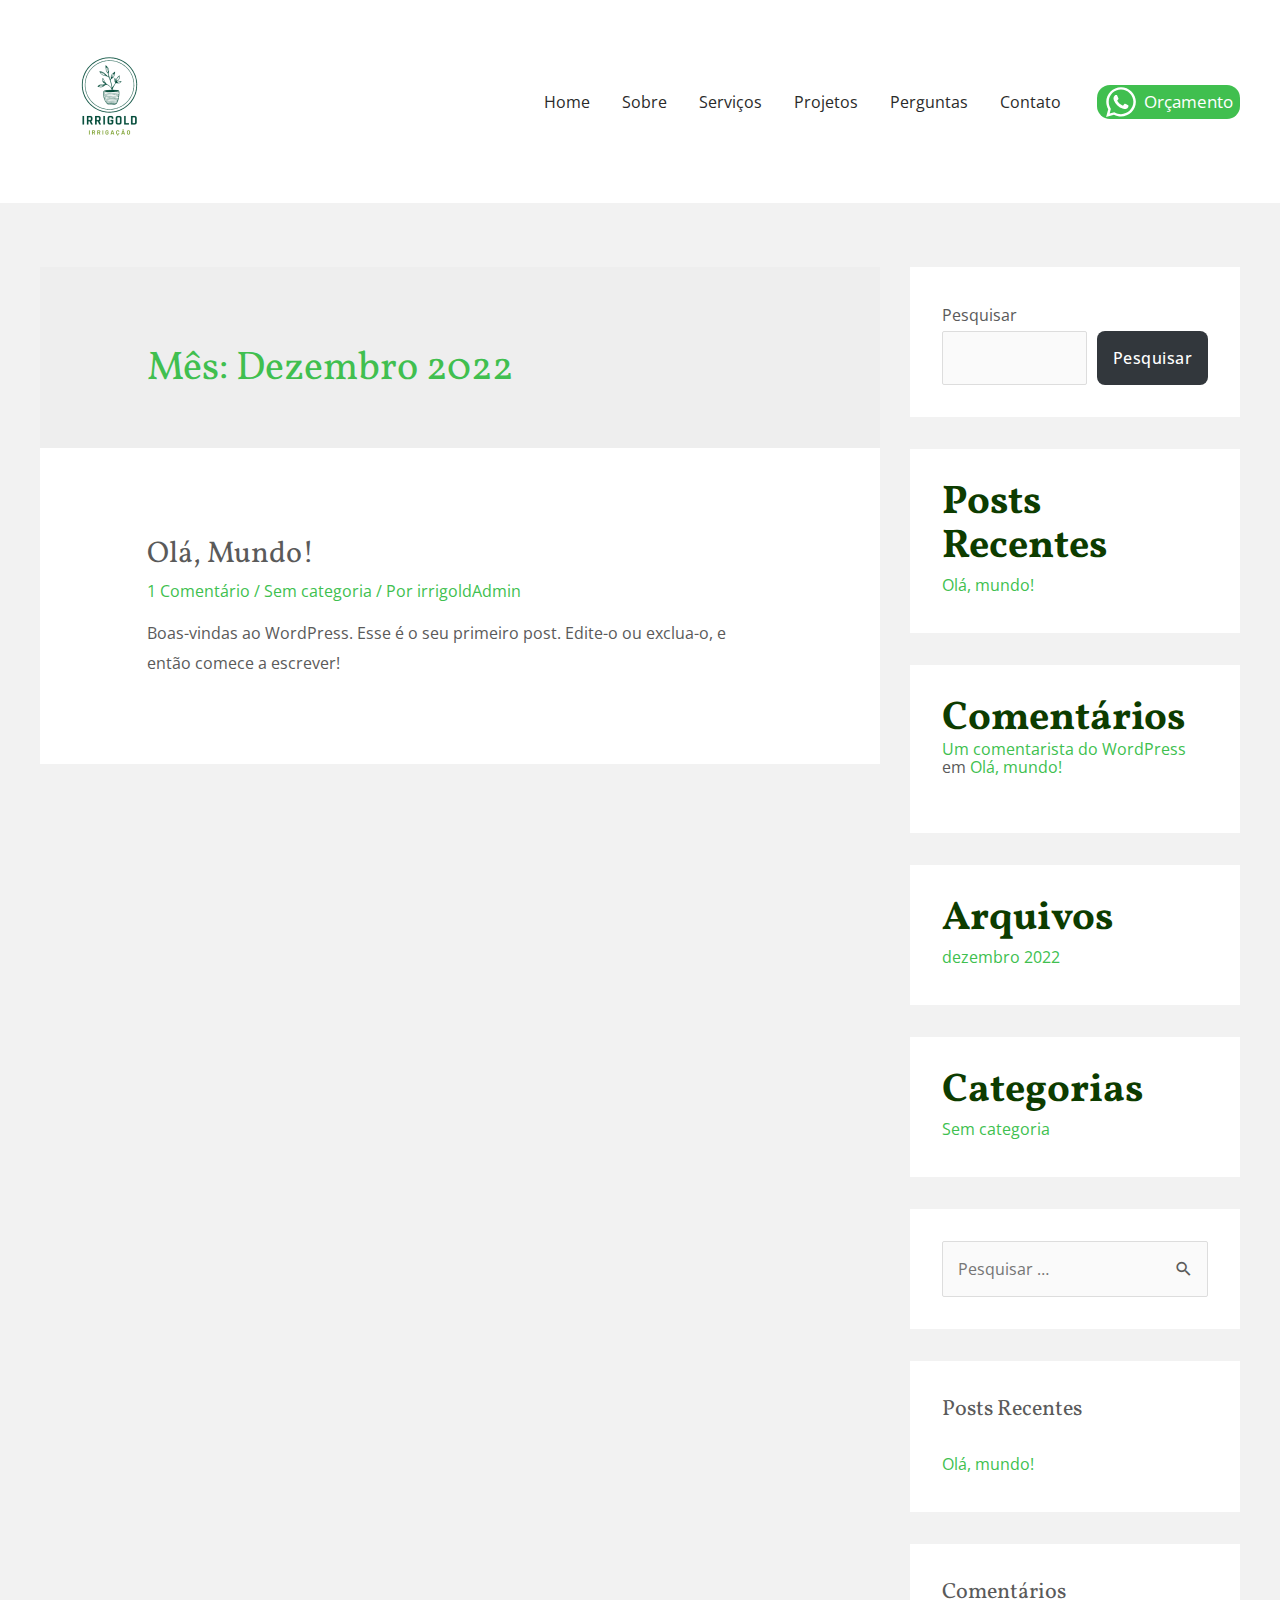
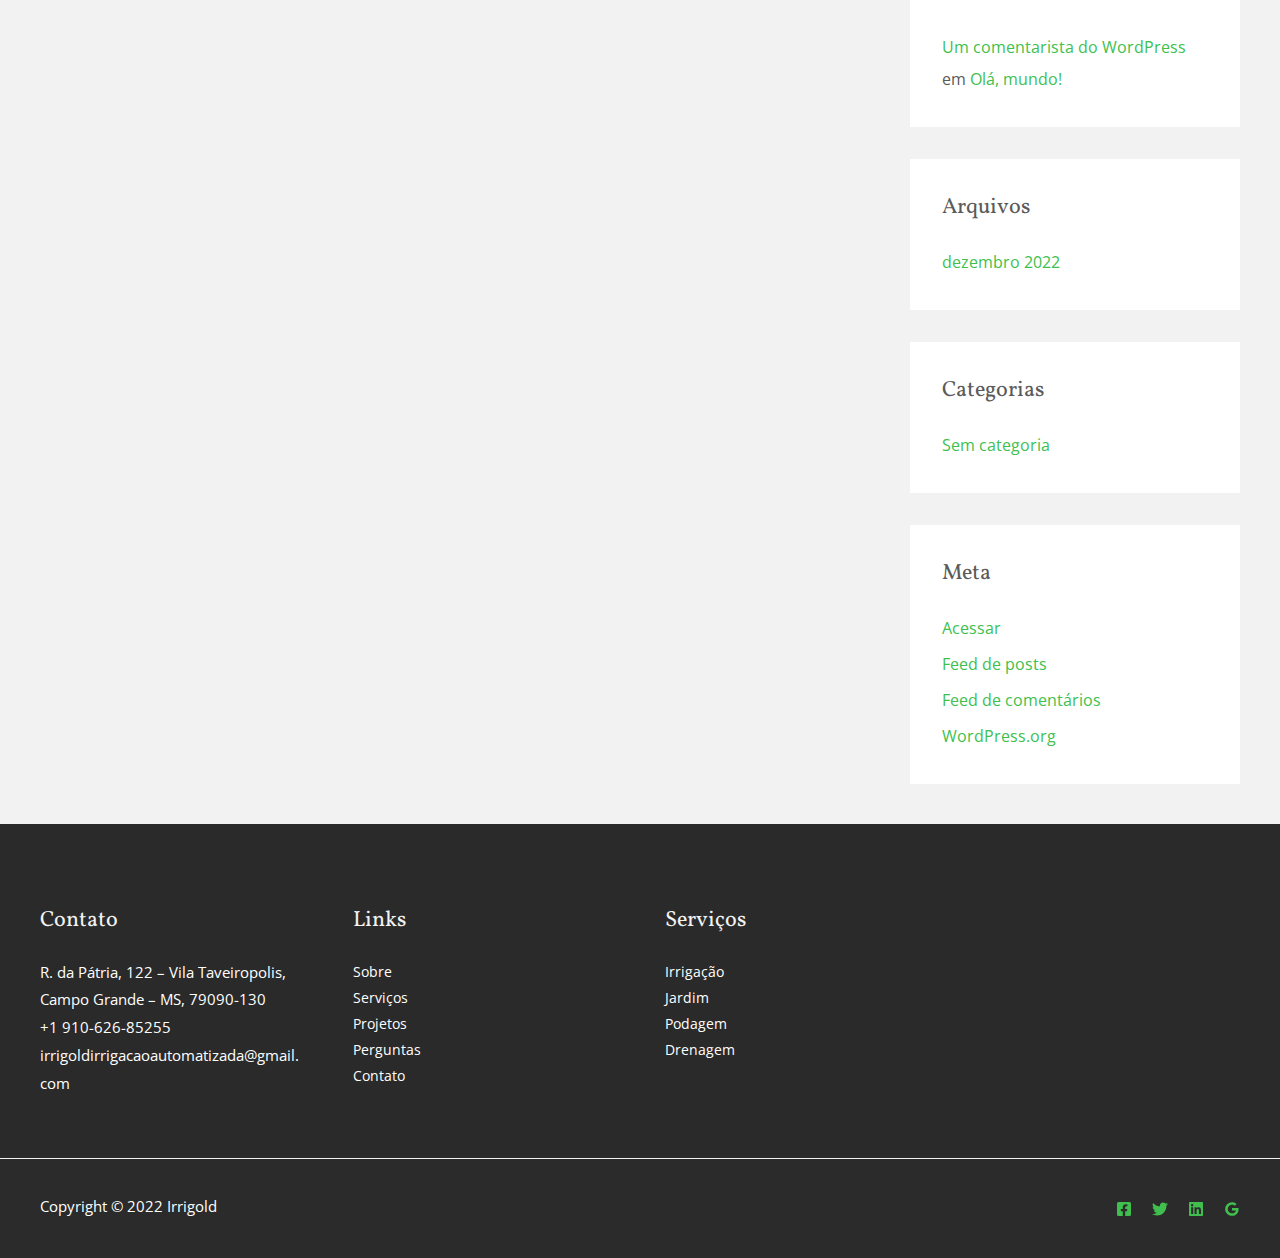
<file: 2022/12/index.html>
<!DOCTYPE html>
<html lang="pt-BR">
<head>
<meta charset="UTF-8">
<meta name="viewport" content="width=device-width, initial-scale=1">
<link rel="profile" href="https://gmpg.org/xfn/11">

<meta name="robots" content="noindex, follow">

	<!-- This site is optimized with the Yoast SEO plugin v19.11 - https://yoast.com/wordpress/plugins/seo/ -->
	<title>dezembro 2022 - Irrigold</title>
	<meta property="og:locale" content="pt_BR">
	<meta property="og:type" content="website">
	<meta property="og:title" content="dezembro 2022 - Irrigold">
	<meta property="og:url" content="https://indexsaulomathe.github.io/site-irrigold-vtest/2022/12/">
	<meta property="og:site_name" content="Irrigold">
	<meta name="twitter:card" content="summary_large_image">
	<script type="application/ld+json" class="yoast-schema-graph">{
	    "@context": "https://schema.org",
	    "@graph": [
	        {
	            "@type": "CollectionPage",
	            "@id": "https://indexsaulomathe.github.io/site-irrigold-vtest/2022/12/",
	            "url": "https://indexsaulomathe.github.io/site-irrigold-vtest/2022/12/",
	            "name": "dezembro 2022 - Irrigold",
	            "isPartOf": {
	                "@id": "https://indexsaulomathe.github.io/site-irrigold-vtest/#website"
	            },
	            "breadcrumb": {
	                "@id": "https://indexsaulomathe.github.io/site-irrigold-vtest/2022/12/#breadcrumb"
	            },
	            "inLanguage": "pt-BR"
	        },
	        {
	            "@type": "BreadcrumbList",
	            "@id": "https://indexsaulomathe.github.io/site-irrigold-vtest/2022/12/#breadcrumb",
	            "itemListElement": [
	                {
	                    "@type": "ListItem",
	                    "position": 1,
	                    "name": "Início",
	                    "item": "https://indexsaulomathe.github.io/site-irrigold-vtest/"
	                },
	                {
	                    "@type": "ListItem",
	                    "position": 2,
	                    "name": "Arquivos para dezembro 2022"
	                }
	            ]
	        },
	        {
	            "@type": "WebSite",
	            "@id": "https://indexsaulomathe.github.io/site-irrigold-vtest/#website",
	            "url": "https://indexsaulomathe.github.io/site-irrigold-vtest/",
	            "name": "Irrigold",
	            "description": "",
	            "publisher": {
	                "@id": "https://indexsaulomathe.github.io/site-irrigold-vtest/#organization"
	            },
	            "potentialAction": [
	                {
	                    "@type": "SearchAction",
	                    "target": {
	                        "@type": "EntryPoint",
	                        "urlTemplate": "https://indexsaulomathe.github.io/site-irrigold-vtest/?s={search_term_string}"
	                    },
	                    "query-input": "required name=search_term_string"
	                }
	            ],
	            "inLanguage": "pt-BR"
	        },
	        {
	            "@type": "Organization",
	            "@id": "https://indexsaulomathe.github.io/site-irrigold-vtest/#organization",
	            "name": "Irrigold",
	            "url": "https://indexsaulomathe.github.io/site-irrigold-vtest/",
	            "logo": {
	                "@type": "ImageObject",
	                "inLanguage": "pt-BR",
	                "@id": "https://indexsaulomathe.github.io/site-irrigold-vtest/#/schema/logo/image/",
	                "url": "https://indexsaulomathe.github.io/site-irrigold-vtest/wp-content/uploads/2022/12/4removed.png",
	                "contentUrl": "https://indexsaulomathe.github.io/site-irrigold-vtest/wp-content/uploads/2022/12/4removed.png",
	                "width": 500,
	                "height": 500,
	                "caption": "Irrigold"
	            },
	            "image": {
	                "@id": "https://indexsaulomathe.github.io/site-irrigold-vtest/#/schema/logo/image/"
	            }
	        }
	    ]
	}</script>
	<!-- / Yoast SEO plugin. -->


<link rel="dns-prefetch" href="//fonts.googleapis.com">
<link rel="alternate" type="application/rss+xml" title="Feed para Irrigold &raquo;" href="https://indexsaulomathe.github.io/site-irrigold-vtest/feed/">
<link rel="alternate" type="application/rss+xml" title="Feed de comentários para Irrigold &raquo;" href="https://indexsaulomathe.github.io/site-irrigold-vtest/comments/feed/">
<script>
window._wpemojiSettings = {"baseUrl":"https:\/\/s.w.org\/images\/core\/emoji\/14.0.0\/72x72\/","ext":".png","svgUrl":"https:\/\/s.w.org\/images\/core\/emoji\/14.0.0\/svg\/","svgExt":".svg","source":{"concatemoji":"https:\/\/indexsaulomathe.github.io\/site-irrigold-vtest\/wp-includes\/js\/wp-emoji-release.min.js?ver=6.1.1"}};
/*! This file is auto-generated */
!function(e,a,t){var n,r,o,i=a.createElement("canvas"),p=i.getContext&&i.getContext("2d");function s(e,t){var a=String.fromCharCode,e=(p.clearRect(0,0,i.width,i.height),p.fillText(a.apply(this,e),0,0),i.toDataURL());return p.clearRect(0,0,i.width,i.height),p.fillText(a.apply(this,t),0,0),e===i.toDataURL()}function c(e){var t=a.createElement("script");t.src=e,t.defer=t.type="text/javascript",a.getElementsByTagName("head")[0].appendChild(t)}for(o=Array("flag","emoji"),t.supports={everything:!0,everythingExceptFlag:!0},r=0;r<o.length;r++)t.supports[o[r]]=function(e){if(p&&p.fillText)switch(p.textBaseline="top",p.font="600 32px Arial",e){case"flag":return s([127987,65039,8205,9895,65039],[127987,65039,8203,9895,65039])?!1:!s([55356,56826,55356,56819],[55356,56826,8203,55356,56819])&&!s([55356,57332,56128,56423,56128,56418,56128,56421,56128,56430,56128,56423,56128,56447],[55356,57332,8203,56128,56423,8203,56128,56418,8203,56128,56421,8203,56128,56430,8203,56128,56423,8203,56128,56447]);case"emoji":return!s([129777,127995,8205,129778,127999],[129777,127995,8203,129778,127999])}return!1}(o[r]),t.supports.everything=t.supports.everything&&t.supports[o[r]],"flag"!==o[r]&&(t.supports.everythingExceptFlag=t.supports.everythingExceptFlag&&t.supports[o[r]]);t.supports.everythingExceptFlag=t.supports.everythingExceptFlag&&!t.supports.flag,t.DOMReady=!1,t.readyCallback=function(){t.DOMReady=!0},t.supports.everything||(n=function(){t.readyCallback()},a.addEventListener?(a.addEventListener("DOMContentLoaded",n,!1),e.addEventListener("load",n,!1)):(e.attachEvent("onload",n),a.attachEvent("onreadystatechange",function(){"complete"===a.readyState&&t.readyCallback()})),(e=t.source||{}).concatemoji?c(e.concatemoji):e.wpemoji&&e.twemoji&&(c(e.twemoji),c(e.wpemoji)))}(window,document,window._wpemojiSettings);
</script>
<style>img.wp-smiley,
img.emoji {
	display: inline !important;
	border: none !important;
	box-shadow: none !important;
	height: 1em !important;
	width: 1em !important;
	margin: 0 0.07em !important;
	vertical-align: -0.1em !important;
	background: none !important;
	padding: 0 !important;
}</style>
	<link rel="stylesheet" id="astra-theme-css-css" href="https://indexsaulomathe.github.io/site-irrigold-vtest/wp-content/themes/astra/assets/css/minified/frontend.min.css?ver=3.9.4" media="all">
<style id="astra-theme-css-inline-css">.ast-no-sidebar .entry-content .alignfull {margin-left: calc( -50vw + 50%);margin-right: calc( -50vw + 50%);max-width: 100vw;width: 100vw;}.ast-no-sidebar .entry-content .alignwide {margin-left: calc(-41vw + 50%);margin-right: calc(-41vw + 50%);max-width: unset;width: unset;}.ast-no-sidebar .entry-content .alignfull .alignfull,.ast-no-sidebar .entry-content .alignfull .alignwide,.ast-no-sidebar .entry-content .alignwide .alignfull,.ast-no-sidebar .entry-content .alignwide .alignwide,.ast-no-sidebar .entry-content .wp-block-column .alignfull,.ast-no-sidebar .entry-content .wp-block-column .alignwide{width: 100%;margin-left: auto;margin-right: auto;}.wp-block-gallery,.blocks-gallery-grid {margin: 0;}.wp-block-separator {max-width: 100px;}.wp-block-separator.is-style-wide,.wp-block-separator.is-style-dots {max-width: none;}.entry-content .has-2-columns .wp-block-column:first-child {padding-right: 10px;}.entry-content .has-2-columns .wp-block-column:last-child {padding-left: 10px;}@media (max-width: 782px) {.entry-content .wp-block-columns .wp-block-column {flex-basis: 100%;}.entry-content .has-2-columns .wp-block-column:first-child {padding-right: 0;}.entry-content .has-2-columns .wp-block-column:last-child {padding-left: 0;}}body .entry-content .wp-block-latest-posts {margin-left: 0;}body .entry-content .wp-block-latest-posts li {list-style: none;}.ast-no-sidebar .ast-container .entry-content .wp-block-latest-posts {margin-left: 0;}.ast-header-break-point .entry-content .alignwide {margin-left: auto;margin-right: auto;}.entry-content .blocks-gallery-item img {margin-bottom: auto;}.wp-block-pullquote {border-top: 4px solid #555d66;border-bottom: 4px solid #555d66;color: #40464d;}:root{--ast-container-default-xlg-padding:6.67em;--ast-container-default-lg-padding:5.67em;--ast-container-default-slg-padding:4.34em;--ast-container-default-md-padding:3.34em;--ast-container-default-sm-padding:6.67em;--ast-container-default-xs-padding:2.4em;--ast-container-default-xxs-padding:1.4em;}html{font-size:100%;}a,.page-title{color:var(--ast-global-color-0);}a:hover,a:focus{color:var(--ast-global-color-1);}body,button,input,select,textarea,.ast-button,.ast-custom-button{font-family:'Open Sans',sans-serif;font-weight:400;font-size:16px;font-size:1rem;}blockquote{color:var(--ast-global-color-3);}p,.entry-content p{margin-bottom:1em;}h1,.entry-content h1,h2,.entry-content h2,h3,.entry-content h3,h4,.entry-content h4,h5,.entry-content h5,h6,.entry-content h6,.site-title,.site-title a{font-family:'Vollkorn',serif;font-weight:700;text-transform:capitalize;}.ast-site-identity .site-title a{color:var(--ast-global-color-2);}.ast-site-identity .site-description{color:var(--ast-global-color-3);}.site-title{font-size:20px;font-size:1.25rem;display:none;}header .custom-logo-link img{max-width:139px;}.astra-logo-svg{width:139px;}.ast-archive-description .ast-archive-title{font-size:40px;font-size:2.5rem;}.site-header .site-description{font-size:11px;font-size:0.6875rem;display:none;}.entry-title{font-size:30px;font-size:1.875rem;}h1,.entry-content h1{font-size:64px;font-size:4rem;font-family:'Vollkorn',serif;line-height:1.1;text-transform:capitalize;}h2,.entry-content h2{font-size:40px;font-size:2.5rem;font-family:'Vollkorn',serif;line-height:1.1;text-transform:capitalize;}h3,.entry-content h3{font-size:32px;font-size:2rem;font-family:'Vollkorn',serif;line-height:1.1;text-transform:capitalize;}h4,.entry-content h4{font-size:22px;font-size:1.375rem;font-family:'Vollkorn',serif;text-transform:capitalize;}h5,.entry-content h5{font-size:18px;font-size:1.125rem;font-family:'Vollkorn',serif;text-transform:capitalize;}h6,.entry-content h6{font-size:14px;font-size:0.875rem;font-family:'Vollkorn',serif;text-transform:capitalize;}.ast-single-post .entry-title,.page-title{font-size:30px;font-size:1.875rem;}::selection{background-color:var(--ast-global-color-0);color:#000000;}body,h1,.entry-title a,.entry-content h1,h2,.entry-content h2,h3,.entry-content h3,h4,.entry-content h4,h5,.entry-content h5,h6,.entry-content h6{color:var(--ast-global-color-3);}.tagcloud a:hover,.tagcloud a:focus,.tagcloud a.current-item{color:#000000;border-color:var(--ast-global-color-0);background-color:var(--ast-global-color-0);}input:focus,input[type="text"]:focus,input[type="email"]:focus,input[type="url"]:focus,input[type="password"]:focus,input[type="reset"]:focus,input[type="search"]:focus,textarea:focus{border-color:var(--ast-global-color-0);}input[type="radio"]:checked,input[type=reset],input[type="checkbox"]:checked,input[type="checkbox"]:hover:checked,input[type="checkbox"]:focus:checked,input[type=range]::-webkit-slider-thumb{border-color:var(--ast-global-color-0);background-color:var(--ast-global-color-0);box-shadow:none;}.site-footer a:hover + .post-count,.site-footer a:focus + .post-count{background:var(--ast-global-color-0);border-color:var(--ast-global-color-0);}.single .nav-links .nav-previous,.single .nav-links .nav-next{color:var(--ast-global-color-0);}.entry-meta,.entry-meta *{line-height:1.45;color:var(--ast-global-color-0);}.entry-meta a:hover,.entry-meta a:hover *,.entry-meta a:focus,.entry-meta a:focus *,.page-links > .page-link,.page-links .page-link:hover,.post-navigation a:hover{color:var(--ast-global-color-1);}#cat option,.secondary .calendar_wrap thead a,.secondary .calendar_wrap thead a:visited{color:var(--ast-global-color-0);}.secondary .calendar_wrap #today,.ast-progress-val span{background:var(--ast-global-color-0);}.secondary a:hover + .post-count,.secondary a:focus + .post-count{background:var(--ast-global-color-0);border-color:var(--ast-global-color-0);}.calendar_wrap #today > a{color:#000000;}.page-links .page-link,.single .post-navigation a{color:var(--ast-global-color-0);}.ast-header-break-point .main-header-bar .ast-button-wrap .menu-toggle{border-radius:100px;}.widget-title{font-size:22px;font-size:1.375rem;color:var(--ast-global-color-3);}#secondary,#secondary button,#secondary input,#secondary select,#secondary textarea{font-size:16px;font-size:1rem;}.ast-logo-title-inline .site-logo-img{padding-right:1em;}.site-logo-img img{ transition:all 0.2s linear;}#secondary {margin: 4em 0 2.5em;word-break: break-word;line-height: 2;}#secondary li {margin-bottom: 0.25em;}#secondary li:last-child {margin-bottom: 0;}@media (max-width: 768px) {.js_active .ast-plain-container.ast-single-post #secondary {margin-top: 1.5em;}}.ast-separate-container.ast-two-container #secondary .widget {background-color: #fff;padding: 2em;margin-bottom: 2em;}@media (min-width: 993px) {.ast-left-sidebar #secondary {padding-right: 60px;}.ast-right-sidebar #secondary {padding-left: 60px;}}@media (max-width: 993px) {.ast-right-sidebar #secondary {padding-left: 30px;}.ast-left-sidebar #secondary {padding-right: 30px;}}@media (max-width:921px){#ast-desktop-header{display:none;}}@media (min-width:921px){#ast-mobile-header{display:none;}}.wp-block-buttons.aligncenter{justify-content:center;}@media (max-width:782px){.entry-content .wp-block-columns .wp-block-column{margin-left:0px;}}.wp-block-image.aligncenter{margin-left:auto;margin-right:auto;}.wp-block-table.aligncenter{margin-left:auto;margin-right:auto;}@media (max-width:921px){.ast-separate-container #primary,.ast-separate-container #secondary{padding:1.5em 0;}#primary,#secondary{padding:1.5em 0;margin:0;}.ast-left-sidebar #content > .ast-container{display:flex;flex-direction:column-reverse;width:100%;}.ast-separate-container .ast-article-post,.ast-separate-container .ast-article-single{padding:1.5em 2.14em;}.ast-author-box img.avatar{margin:20px 0 0 0;}}@media (max-width:921px){#secondary.secondary{padding-top:0;}.ast-separate-container.ast-right-sidebar #secondary{padding-left:1em;padding-right:1em;}.ast-separate-container.ast-two-container #secondary{padding-left:0;padding-right:0;}.ast-page-builder-template .entry-header #secondary,.ast-page-builder-template #secondary{margin-top:1.5em;}}@media (max-width:921px){.ast-right-sidebar #primary{padding-right:0;}.ast-page-builder-template.ast-left-sidebar #secondary,.ast-page-builder-template.ast-right-sidebar #secondary{padding-right:20px;padding-left:20px;}.ast-right-sidebar #secondary,.ast-left-sidebar #primary{padding-left:0;}.ast-left-sidebar #secondary{padding-right:0;}}@media (min-width:922px){.ast-separate-container.ast-right-sidebar #primary,.ast-separate-container.ast-left-sidebar #primary{border:0;}.search-no-results.ast-separate-container #primary{margin-bottom:4em;}}@media (min-width:922px){.ast-right-sidebar #primary{border-right:1px solid var(--ast-border-color);}.ast-left-sidebar #primary{border-left:1px solid var(--ast-border-color);}.ast-right-sidebar #secondary{border-left:1px solid var(--ast-border-color);margin-left:-1px;}.ast-left-sidebar #secondary{border-right:1px solid var(--ast-border-color);margin-right:-1px;}.ast-separate-container.ast-two-container.ast-right-sidebar #secondary{padding-left:30px;padding-right:0;}.ast-separate-container.ast-two-container.ast-left-sidebar #secondary{padding-right:30px;padding-left:0;}.ast-separate-container.ast-right-sidebar #secondary,.ast-separate-container.ast-left-sidebar #secondary{border:0;margin-left:auto;margin-right:auto;}.ast-separate-container.ast-two-container #secondary .widget:last-child{margin-bottom:0;}}.elementor-button-wrapper .elementor-button{border-style:solid;text-decoration:none;border-top-width:0;border-right-width:0;border-left-width:0;border-bottom-width:0;}body .elementor-button.elementor-size-sm,body .elementor-button.elementor-size-xs,body .elementor-button.elementor-size-md,body .elementor-button.elementor-size-lg,body .elementor-button.elementor-size-xl,body .elementor-button{border-radius:8px;padding-top:17px;padding-right:26px;padding-bottom:17px;padding-left:26px;}.elementor-button-wrapper .elementor-button{border-color:var(--ast-global-color-0);background-color:var(--ast-global-color-0);}.elementor-button-wrapper .elementor-button:hover,.elementor-button-wrapper .elementor-button:focus{color:var(--ast-global-color-4);background-color:var(--ast-global-color-5);border-color:var(--ast-global-color-5);}.wp-block-button .wp-block-button__link ,.elementor-button-wrapper .elementor-button,.elementor-button-wrapper .elementor-button:visited{color:var(--ast-global-color-4);}.elementor-button-wrapper .elementor-button{font-family:'Poppins',sans-serif;font-weight:500;line-height:1;text-transform:capitalize;letter-spacing:0.5px;}body .elementor-button.elementor-size-sm,body .elementor-button.elementor-size-xs,body .elementor-button.elementor-size-md,body .elementor-button.elementor-size-lg,body .elementor-button.elementor-size-xl,body .elementor-button{font-size:14px;font-size:0.875rem;}.wp-block-button .wp-block-button__link:hover,.wp-block-button .wp-block-button__link:focus{color:var(--ast-global-color-4);background-color:var(--ast-global-color-5);border-color:var(--ast-global-color-5);}.elementor-widget-heading h1.elementor-heading-title{line-height:1.1;}.elementor-widget-heading h2.elementor-heading-title{line-height:1.1;}.elementor-widget-heading h3.elementor-heading-title{line-height:1.1;}.wp-block-button .wp-block-button__link{border-top-width:0;border-right-width:0;border-left-width:0;border-bottom-width:0;border-color:var(--ast-global-color-0);background-color:var(--ast-global-color-0);color:var(--ast-global-color-4);font-family:'Poppins',sans-serif;font-weight:500;line-height:1;text-transform:capitalize;letter-spacing:0.5px;font-size:14px;font-size:0.875rem;border-radius:8px;padding-top:17px;padding-right:26px;padding-bottom:17px;padding-left:26px;}.menu-toggle,button,.ast-button,.ast-custom-button,.button,input#submit,input[type="button"],input[type="submit"],input[type="reset"]{border-style:solid;border-top-width:0;border-right-width:0;border-left-width:0;border-bottom-width:0;color:var(--ast-global-color-4);border-color:var(--ast-global-color-0);background-color:var(--ast-global-color-0);border-radius:8px;padding-top:17px;padding-right:26px;padding-bottom:17px;padding-left:26px;font-family:'Poppins',sans-serif;font-weight:500;font-size:14px;font-size:0.875rem;line-height:1;text-transform:capitalize;letter-spacing:0.5px;}button:focus,.menu-toggle:hover,button:hover,.ast-button:hover,.ast-custom-button:hover .button:hover,.ast-custom-button:hover ,input[type=reset]:hover,input[type=reset]:focus,input#submit:hover,input#submit:focus,input[type="button"]:hover,input[type="button"]:focus,input[type="submit"]:hover,input[type="submit"]:focus{color:var(--ast-global-color-4);background-color:var(--ast-global-color-5);border-color:var(--ast-global-color-5);}@media (min-width:544px){.ast-container{max-width:100%;}}@media (max-width:544px){.ast-separate-container .ast-article-post,.ast-separate-container .ast-article-single,.ast-separate-container .comments-title,.ast-separate-container .ast-archive-description{padding:1.5em 1em;}.ast-separate-container #content .ast-container{padding-left:0.54em;padding-right:0.54em;}.ast-separate-container .ast-comment-list li.depth-1{padding:1.5em 1em;margin-bottom:1.5em;}.ast-separate-container .ast-comment-list .bypostauthor{padding:.5em;}.ast-search-menu-icon.ast-dropdown-active .search-field{width:170px;}.ast-separate-container #secondary{padding-top:0;}.ast-separate-container.ast-two-container #secondary .widget{margin-bottom:1.5em;padding-left:1em;padding-right:1em;}}@media (max-width:921px){.ast-mobile-header-stack .main-header-bar .ast-search-menu-icon{display:inline-block;}.ast-header-break-point.ast-header-custom-item-outside .ast-mobile-header-stack .main-header-bar .ast-search-icon{margin:0;}.ast-comment-avatar-wrap img{max-width:2.5em;}.ast-separate-container .ast-comment-list li.depth-1{padding:1.5em 2.14em;}.ast-separate-container .comment-respond{padding:2em 2.14em;}.ast-comment-meta{padding:0 1.8888em 1.3333em;}}body,.ast-separate-container{background-color:var(--ast-global-color-4);;background-image:none;;}.ast-no-sidebar.ast-separate-container .entry-content .alignfull {margin-left: -6.67em;margin-right: -6.67em;width: auto;}@media (max-width: 1200px) {.ast-no-sidebar.ast-separate-container .entry-content .alignfull {margin-left: -2.4em;margin-right: -2.4em;}}@media (max-width: 768px) {.ast-no-sidebar.ast-separate-container .entry-content .alignfull {margin-left: -2.14em;margin-right: -2.14em;}}@media (max-width: 544px) {.ast-no-sidebar.ast-separate-container .entry-content .alignfull {margin-left: -1em;margin-right: -1em;}}.ast-no-sidebar.ast-separate-container .entry-content .alignwide {margin-left: -20px;margin-right: -20px;}.ast-no-sidebar.ast-separate-container .entry-content .wp-block-column .alignfull,.ast-no-sidebar.ast-separate-container .entry-content .wp-block-column .alignwide {margin-left: auto;margin-right: auto;width: 100%;}@media (max-width:921px){.site-title{font-size:18px;font-size:1.125rem;display:block;}.ast-archive-description .ast-archive-title{font-size:40px;}.site-header .site-description{font-size:12px;font-size:0.75rem;display:block;}.entry-title{font-size:30px;}h1,.entry-content h1{font-size:48px;}h2,.entry-content h2{font-size:32px;}h3,.entry-content h3{font-size:24px;}h4,.entry-content h4{font-size:20px;font-size:1.25rem;}h5,.entry-content h5{font-size:16px;font-size:1rem;}h6,.entry-content h6{font-size:13px;font-size:0.8125rem;}.ast-single-post .entry-title,.page-title{font-size:30px;}.astra-logo-svg{width:40px;}header .custom-logo-link img,.ast-header-break-point .site-logo-img .custom-mobile-logo-link img{max-width:40px;}}@media (max-width:544px){.site-title{font-size:16px;font-size:1rem;display:block;}.ast-archive-description .ast-archive-title{font-size:40px;}.site-header .site-description{font-size:11px;font-size:0.6875rem;display:none;}.entry-title{font-size:30px;}h1,.entry-content h1{font-size:40px;}h2,.entry-content h2{font-size:28px;}h3,.entry-content h3{font-size:24px;}h4,.entry-content h4{font-size:20px;font-size:1.25rem;}h5,.entry-content h5{font-size:16px;font-size:1rem;}h6,.entry-content h6{font-size:13px;font-size:0.8125rem;}.ast-single-post .entry-title,.page-title{font-size:30px;}header .custom-logo-link img,.ast-header-break-point .site-branding img,.ast-header-break-point .custom-logo-link img{max-width:37px;}.astra-logo-svg{width:37px;}.ast-header-break-point .site-logo-img .custom-mobile-logo-link img{max-width:37px;}}@media (max-width:921px){html{font-size:91.2%;}}@media (max-width:544px){html{font-size:91.2%;}}@media (min-width:922px){.ast-container{max-width:1240px;}}@font-face {font-family: "Astra";src: url(https://indexsaulomathe.github.io/site-irrigold-vtest/wp-content/themes/astra/assets/fonts/astra.woff) format("woff"),url(https://indexsaulomathe.github.io/site-irrigold-vtest/wp-content/themes/astra/assets/fonts/astra.ttf) format("truetype"),url(https://indexsaulomathe.github.io/site-irrigold-vtest/wp-content/themes/astra/assets/fonts/astra.svg#astra) format("svg");font-weight: normal;font-style: normal;font-display: fallback;}@media (min-width:922px){.main-header-menu .sub-menu .menu-item.ast-left-align-sub-menu:hover > .sub-menu,.main-header-menu .sub-menu .menu-item.ast-left-align-sub-menu.focus > .sub-menu{margin-left:-0px;}}.astra-icon-down_arrow::after {content: "\e900";font-family: Astra;}.astra-icon-close::after {content: "\e5cd";font-family: Astra;}.astra-icon-drag_handle::after {content: "\e25d";font-family: Astra;}.astra-icon-format_align_justify::after {content: "\e235";font-family: Astra;}.astra-icon-menu::after {content: "\e5d2";font-family: Astra;}.astra-icon-reorder::after {content: "\e8fe";font-family: Astra;}.astra-icon-search::after {content: "\e8b6";font-family: Astra;}.astra-icon-zoom_in::after {content: "\e56b";font-family: Astra;}.astra-icon-check-circle::after {content: "\e901";font-family: Astra;}.astra-icon-shopping-cart::after {content: "\f07a";font-family: Astra;}.astra-icon-shopping-bag::after {content: "\f290";font-family: Astra;}.astra-icon-shopping-basket::after {content: "\f291";font-family: Astra;}.astra-icon-circle-o::after {content: "\e903";font-family: Astra;}.astra-icon-certificate::after {content: "\e902";font-family: Astra;}blockquote {padding: 1.2em;}:root .has-ast-global-color-0-color{color:var(--ast-global-color-0);}:root .has-ast-global-color-0-background-color{background-color:var(--ast-global-color-0);}:root .wp-block-button .has-ast-global-color-0-color{color:var(--ast-global-color-0);}:root .wp-block-button .has-ast-global-color-0-background-color{background-color:var(--ast-global-color-0);}:root .has-ast-global-color-1-color{color:var(--ast-global-color-1);}:root .has-ast-global-color-1-background-color{background-color:var(--ast-global-color-1);}:root .wp-block-button .has-ast-global-color-1-color{color:var(--ast-global-color-1);}:root .wp-block-button .has-ast-global-color-1-background-color{background-color:var(--ast-global-color-1);}:root .has-ast-global-color-2-color{color:var(--ast-global-color-2);}:root .has-ast-global-color-2-background-color{background-color:var(--ast-global-color-2);}:root .wp-block-button .has-ast-global-color-2-color{color:var(--ast-global-color-2);}:root .wp-block-button .has-ast-global-color-2-background-color{background-color:var(--ast-global-color-2);}:root .has-ast-global-color-3-color{color:var(--ast-global-color-3);}:root .has-ast-global-color-3-background-color{background-color:var(--ast-global-color-3);}:root .wp-block-button .has-ast-global-color-3-color{color:var(--ast-global-color-3);}:root .wp-block-button .has-ast-global-color-3-background-color{background-color:var(--ast-global-color-3);}:root .has-ast-global-color-4-color{color:var(--ast-global-color-4);}:root .has-ast-global-color-4-background-color{background-color:var(--ast-global-color-4);}:root .wp-block-button .has-ast-global-color-4-color{color:var(--ast-global-color-4);}:root .wp-block-button .has-ast-global-color-4-background-color{background-color:var(--ast-global-color-4);}:root .has-ast-global-color-5-color{color:var(--ast-global-color-5);}:root .has-ast-global-color-5-background-color{background-color:var(--ast-global-color-5);}:root .wp-block-button .has-ast-global-color-5-color{color:var(--ast-global-color-5);}:root .wp-block-button .has-ast-global-color-5-background-color{background-color:var(--ast-global-color-5);}:root .has-ast-global-color-6-color{color:var(--ast-global-color-6);}:root .has-ast-global-color-6-background-color{background-color:var(--ast-global-color-6);}:root .wp-block-button .has-ast-global-color-6-color{color:var(--ast-global-color-6);}:root .wp-block-button .has-ast-global-color-6-background-color{background-color:var(--ast-global-color-6);}:root .has-ast-global-color-7-color{color:var(--ast-global-color-7);}:root .has-ast-global-color-7-background-color{background-color:var(--ast-global-color-7);}:root .wp-block-button .has-ast-global-color-7-color{color:var(--ast-global-color-7);}:root .wp-block-button .has-ast-global-color-7-background-color{background-color:var(--ast-global-color-7);}:root .has-ast-global-color-8-color{color:var(--ast-global-color-8);}:root .has-ast-global-color-8-background-color{background-color:var(--ast-global-color-8);}:root .wp-block-button .has-ast-global-color-8-color{color:var(--ast-global-color-8);}:root .wp-block-button .has-ast-global-color-8-background-color{background-color:var(--ast-global-color-8);}:root{--ast-global-color-0:#40bf4f;--ast-global-color-1:#0d3c00;--ast-global-color-2:#0d3c00;--ast-global-color-3:#5a5a5a;--ast-global-color-4:#f2f2f2;--ast-global-color-5:#ffffff;--ast-global-color-6:#f3f2ed;--ast-global-color-7:#2a2a2a;--ast-global-color-8:rgba(64,191,79,0.15);}:root {--ast-border-color : #dddddd;}.ast-breadcrumbs .trail-browse,.ast-breadcrumbs .trail-items,.ast-breadcrumbs .trail-items li{display:inline-block;margin:0;padding:0;border:none;background:inherit;text-indent:0;}.ast-breadcrumbs .trail-browse{font-size:inherit;font-style:inherit;font-weight:inherit;color:inherit;}.ast-breadcrumbs .trail-items{list-style:none;}.trail-items li::after{padding:0 0.3em;content:"\00bb";}.trail-items li:last-of-type::after{display:none;}h1,.entry-content h1,h2,.entry-content h2,h3,.entry-content h3,h4,.entry-content h4,h5,.entry-content h5,h6,.entry-content h6{color:var(--ast-global-color-2);}@media (max-width:921px){.ast-builder-grid-row-container.ast-builder-grid-row-tablet-3-firstrow .ast-builder-grid-row > *:first-child,.ast-builder-grid-row-container.ast-builder-grid-row-tablet-3-lastrow .ast-builder-grid-row > *:last-child{grid-column:1 / -1;}}@media (max-width:544px){.ast-builder-grid-row-container.ast-builder-grid-row-mobile-3-firstrow .ast-builder-grid-row > *:first-child,.ast-builder-grid-row-container.ast-builder-grid-row-mobile-3-lastrow .ast-builder-grid-row > *:last-child{grid-column:1 / -1;}}.ast-builder-layout-element[data-section="title_tagline"]{display:flex;}@media (max-width:921px){.ast-header-break-point .ast-builder-layout-element[data-section="title_tagline"]{display:flex;}}@media (max-width:544px){.ast-header-break-point .ast-builder-layout-element[data-section="title_tagline"]{display:flex;}}[data-section*="section-hb-button-"] .menu-link{display:none;}.ast-header-button-1[data-section*="section-hb-button-"] .ast-builder-button-wrap .ast-custom-button{line-height:1;}.ast-header-button-1 .ast-custom-button{color:var(--ast-global-color-4);background:var(--ast-global-color-0);}.ast-header-button-1 .ast-custom-button:hover{color:rgba(255,255,255,0.75);background:var(--ast-global-color-0);}@media (max-width:921px){.ast-header-button-1[data-section*="section-hb-button-"] .ast-builder-button-wrap .ast-custom-button{margin-top:10px;margin-bottom:20px;margin-left:20px;margin-right:20px;}}.ast-header-button-1[data-section="section-hb-button-1"]{display:flex;}@media (max-width:921px){.ast-header-break-point .ast-header-button-1[data-section="section-hb-button-1"]{display:none;}}@media (max-width:544px){.ast-header-break-point .ast-header-button-1[data-section="section-hb-button-1"]{display:none;}}.ast-builder-menu-1{font-family:inherit;font-weight:inherit;}.ast-builder-menu-1 .menu-item > .menu-link{color:var(--ast-global-color-7);}.ast-builder-menu-1 .menu-item > .ast-menu-toggle{color:var(--ast-global-color-7);}.ast-builder-menu-1 .menu-item:hover > .menu-link,.ast-builder-menu-1 .inline-on-mobile .menu-item:hover > .ast-menu-toggle{color:var(--ast-global-color-0);}.ast-builder-menu-1 .menu-item:hover > .ast-menu-toggle{color:var(--ast-global-color-0);}.ast-builder-menu-1 .menu-item.current-menu-item > .menu-link,.ast-builder-menu-1 .inline-on-mobile .menu-item.current-menu-item > .ast-menu-toggle,.ast-builder-menu-1 .current-menu-ancestor > .menu-link{color:var(--ast-global-color-0);}.ast-builder-menu-1 .menu-item.current-menu-item > .ast-menu-toggle{color:var(--ast-global-color-0);}.ast-builder-menu-1 .sub-menu,.ast-builder-menu-1 .inline-on-mobile .sub-menu{border-top-width:0px;border-bottom-width:0px;border-right-width:0px;border-left-width:0px;border-color:#eaeaea;border-style:solid;border-radius:0px;}.ast-builder-menu-1 .main-header-menu > .menu-item > .sub-menu,.ast-builder-menu-1 .main-header-menu > .menu-item > .astra-full-megamenu-wrapper{margin-top:0px;}.ast-desktop .ast-builder-menu-1 .main-header-menu > .menu-item > .sub-menu:before,.ast-desktop .ast-builder-menu-1 .main-header-menu > .menu-item > .astra-full-megamenu-wrapper:before{height:calc( 0px + 5px );}.ast-desktop .ast-builder-menu-1 .menu-item .sub-menu .menu-link{border-style:none;}@media (max-width:921px){.ast-header-break-point .ast-builder-menu-1 .menu-item.menu-item-has-children > .ast-menu-toggle{top:0;}.ast-builder-menu-1 .menu-item-has-children > .menu-link:after{content:unset;}.ast-builder-menu-1 .main-header-menu > .menu-item > .sub-menu,.ast-builder-menu-1 .main-header-menu > .menu-item > .astra-full-megamenu-wrapper{margin-top:0;}}@media (max-width:544px){.ast-header-break-point .ast-builder-menu-1 .menu-item.menu-item-has-children > .ast-menu-toggle{top:0;}.ast-builder-menu-1 .main-header-menu > .menu-item > .sub-menu,.ast-builder-menu-1 .main-header-menu > .menu-item > .astra-full-megamenu-wrapper{margin-top:0;}}.ast-builder-menu-1{display:flex;}@media (max-width:921px){.ast-header-break-point .ast-builder-menu-1{display:flex;}}@media (max-width:544px){.ast-header-break-point .ast-builder-menu-1{display:flex;}}.ast-builder-social-element:hover {color: #0274be;}.ast-social-stack-desktop .ast-builder-social-element,.ast-social-stack-tablet .ast-builder-social-element,.ast-social-stack-mobile .ast-builder-social-element {margin-top: 6px;margin-bottom: 6px;}.ast-social-color-type-official .ast-builder-social-element,.ast-social-color-type-official .social-item-label {color: var(--color);background-color: var(--background-color);}.header-social-inner-wrap.ast-social-color-type-official .ast-builder-social-element svg,.footer-social-inner-wrap.ast-social-color-type-official .ast-builder-social-element svg {fill: currentColor;}.social-show-label-true .ast-builder-social-element {width: auto;padding: 0 0.4em;}[data-section^="section-fb-social-icons-"] .footer-social-inner-wrap {text-align: center;}.ast-footer-social-wrap {width: 100%;}.ast-footer-social-wrap .ast-builder-social-element:first-child {margin-left: 0;}.ast-footer-social-wrap .ast-builder-social-element:last-child {margin-right: 0;}.ast-header-social-wrap .ast-builder-social-element:first-child {margin-left: 0;}.ast-header-social-wrap .ast-builder-social-element:last-child {margin-right: 0;}.ast-builder-social-element {line-height: 1;color: #3a3a3a;background: transparent;vertical-align: middle;transition: all 0.01s;margin-left: 6px;margin-right: 6px;justify-content: center;align-items: center;}.ast-builder-social-element {line-height: 1;color: #3a3a3a;background: transparent;vertical-align: middle;transition: all 0.01s;margin-left: 6px;margin-right: 6px;justify-content: center;align-items: center;}.ast-builder-social-element .social-item-label {padding-left: 6px;}.ast-header-social-1-wrap .ast-builder-social-element{margin-left:12.5px;margin-right:12.5px;padding:9px;border-radius:13px;background:var(--ast-global-color-0);}.ast-header-social-1-wrap .ast-builder-social-element svg{width:34px;height:34px;}.ast-header-social-1-wrap .ast-social-icon-image-wrap{margin:9px;}.ast-header-social-1-wrap .ast-social-color-type-custom svg{fill:var(--ast-global-color-5);}.ast-header-social-1-wrap .ast-social-color-type-custom .social-item-label{color:var(--ast-global-color-5);}.ast-header-social-1-wrap{font-size:17px;font-size:1.0625rem;}.ast-builder-layout-element[data-section="section-hb-social-icons-1"]{display:flex;}@media (max-width:921px){.ast-header-break-point .ast-builder-layout-element[data-section="section-hb-social-icons-1"]{display:flex;}}@media (max-width:544px){.ast-header-break-point .ast-builder-layout-element[data-section="section-hb-social-icons-1"]{display:flex;}}.site-below-footer-wrap{padding-top:20px;padding-bottom:20px;}.site-below-footer-wrap[data-section="section-below-footer-builder"]{background-color:#2b2b2b;;background-image:none;;min-height:100px;border-style:solid;border-width:0px;border-top-width:1px;border-top-color:var(--ast-global-color-4);}.site-below-footer-wrap[data-section="section-below-footer-builder"] .ast-builder-grid-row{max-width:1200px;margin-left:auto;margin-right:auto;}.site-below-footer-wrap[data-section="section-below-footer-builder"] .ast-builder-grid-row,.site-below-footer-wrap[data-section="section-below-footer-builder"] .site-footer-section{align-items:flex-start;}.site-below-footer-wrap[data-section="section-below-footer-builder"].ast-footer-row-inline .site-footer-section{display:flex;margin-bottom:0;}.ast-builder-grid-row-2-equal .ast-builder-grid-row{grid-template-columns:repeat( 2,1fr );}@media (max-width:921px){.site-below-footer-wrap[data-section="section-below-footer-builder"].ast-footer-row-tablet-inline .site-footer-section{display:flex;margin-bottom:0;}.site-below-footer-wrap[data-section="section-below-footer-builder"].ast-footer-row-tablet-stack .site-footer-section{display:block;margin-bottom:10px;}.ast-builder-grid-row-container.ast-builder-grid-row-tablet-2-equal .ast-builder-grid-row{grid-template-columns:repeat( 2,1fr );}}@media (max-width:544px){.site-below-footer-wrap[data-section="section-below-footer-builder"].ast-footer-row-mobile-inline .site-footer-section{display:flex;margin-bottom:0;}.site-below-footer-wrap[data-section="section-below-footer-builder"].ast-footer-row-mobile-stack .site-footer-section{display:block;margin-bottom:10px;}.ast-builder-grid-row-container.ast-builder-grid-row-mobile-full .ast-builder-grid-row{grid-template-columns:1fr;}}@media (max-width:921px){.site-below-footer-wrap[data-section="section-below-footer-builder"]{padding-top:20px;padding-bottom:20px;padding-left:20px;padding-right:20px;}}.site-below-footer-wrap[data-section="section-below-footer-builder"]{display:grid;}@media (max-width:921px){.ast-header-break-point .site-below-footer-wrap[data-section="section-below-footer-builder"]{display:grid;}}@media (max-width:544px){.ast-header-break-point .site-below-footer-wrap[data-section="section-below-footer-builder"]{display:grid;}}.ast-footer-copyright{text-align:left;}.ast-footer-copyright {color:var(--ast-global-color-5);}@media (max-width:921px){.ast-footer-copyright{text-align:left;}}@media (max-width:544px){.ast-footer-copyright{text-align:center;}}.ast-footer-copyright {font-size:15px;font-size:0.9375rem;}.ast-footer-copyright.ast-builder-layout-element{display:flex;}@media (max-width:921px){.ast-header-break-point .ast-footer-copyright.ast-builder-layout-element{display:flex;}}@media (max-width:544px){.ast-header-break-point .ast-footer-copyright.ast-builder-layout-element{display:flex;}}.ast-builder-social-element:hover {color: #0274be;}.ast-social-stack-desktop .ast-builder-social-element,.ast-social-stack-tablet .ast-builder-social-element,.ast-social-stack-mobile .ast-builder-social-element {margin-top: 6px;margin-bottom: 6px;}.ast-social-color-type-official .ast-builder-social-element,.ast-social-color-type-official .social-item-label {color: var(--color);background-color: var(--background-color);}.header-social-inner-wrap.ast-social-color-type-official .ast-builder-social-element svg,.footer-social-inner-wrap.ast-social-color-type-official .ast-builder-social-element svg {fill: currentColor;}.social-show-label-true .ast-builder-social-element {width: auto;padding: 0 0.4em;}[data-section^="section-fb-social-icons-"] .footer-social-inner-wrap {text-align: center;}.ast-footer-social-wrap {width: 100%;}.ast-footer-social-wrap .ast-builder-social-element:first-child {margin-left: 0;}.ast-footer-social-wrap .ast-builder-social-element:last-child {margin-right: 0;}.ast-header-social-wrap .ast-builder-social-element:first-child {margin-left: 0;}.ast-header-social-wrap .ast-builder-social-element:last-child {margin-right: 0;}.ast-builder-social-element {line-height: 1;color: #3a3a3a;background: transparent;vertical-align: middle;transition: all 0.01s;margin-left: 6px;margin-right: 6px;justify-content: center;align-items: center;}.ast-builder-social-element {line-height: 1;color: #3a3a3a;background: transparent;vertical-align: middle;transition: all 0.01s;margin-left: 6px;margin-right: 6px;justify-content: center;align-items: center;}.ast-builder-social-element .social-item-label {padding-left: 6px;}.ast-footer-social-1-wrap .ast-builder-social-element{margin-left:10px;margin-right:10px;}.ast-footer-social-1-wrap .ast-builder-social-element svg{width:16px;height:16px;}.ast-footer-social-1-wrap .ast-social-color-type-custom svg{fill:var(--ast-global-color-0);}.ast-footer-social-1-wrap .ast-social-color-type-custom .ast-builder-social-element:hover{color:var(--ast-global-color-5);}.ast-footer-social-1-wrap .ast-social-color-type-custom .ast-builder-social-element:hover svg{fill:var(--ast-global-color-5);}.ast-footer-social-1-wrap .ast-social-color-type-custom .social-item-label{color:var(--ast-global-color-0);}.ast-footer-social-1-wrap .ast-builder-social-element:hover .social-item-label{color:var(--ast-global-color-5);}[data-section="section-fb-social-icons-1"] .footer-social-inner-wrap{text-align:right;}@media (max-width:921px){[data-section="section-fb-social-icons-1"] .footer-social-inner-wrap{text-align:right;}}@media (max-width:544px){[data-section="section-fb-social-icons-1"] .footer-social-inner-wrap{text-align:center;}}.ast-builder-layout-element[data-section="section-fb-social-icons-1"]{display:flex;}@media (max-width:921px){.ast-header-break-point .ast-builder-layout-element[data-section="section-fb-social-icons-1"]{display:flex;}}@media (max-width:544px){.ast-header-break-point .ast-builder-layout-element[data-section="section-fb-social-icons-1"]{display:flex;}}.site-footer{background-color:#222821;;background-image:none;;}.site-primary-footer-wrap{padding-top:45px;padding-bottom:45px;}.site-primary-footer-wrap[data-section="section-primary-footer-builder"]{background-color:#2a2a2a;;background-image:none;;}.site-primary-footer-wrap[data-section="section-primary-footer-builder"] .ast-builder-grid-row{max-width:1200px;margin-left:auto;margin-right:auto;}.site-primary-footer-wrap[data-section="section-primary-footer-builder"] .ast-builder-grid-row,.site-primary-footer-wrap[data-section="section-primary-footer-builder"] .site-footer-section{align-items:flex-start;}.site-primary-footer-wrap[data-section="section-primary-footer-builder"].ast-footer-row-inline .site-footer-section{display:flex;margin-bottom:0;}.ast-builder-grid-row-4-equal .ast-builder-grid-row{grid-template-columns:repeat( 4,1fr );}@media (max-width:921px){.site-primary-footer-wrap[data-section="section-primary-footer-builder"].ast-footer-row-tablet-inline .site-footer-section{display:flex;margin-bottom:0;}.site-primary-footer-wrap[data-section="section-primary-footer-builder"].ast-footer-row-tablet-stack .site-footer-section{display:block;margin-bottom:10px;}.ast-builder-grid-row-container.ast-builder-grid-row-tablet-full .ast-builder-grid-row{grid-template-columns:1fr;}}@media (max-width:544px){.site-primary-footer-wrap[data-section="section-primary-footer-builder"].ast-footer-row-mobile-inline .site-footer-section{display:flex;margin-bottom:0;}.site-primary-footer-wrap[data-section="section-primary-footer-builder"].ast-footer-row-mobile-stack .site-footer-section{display:block;margin-bottom:10px;}.ast-builder-grid-row-container.ast-builder-grid-row-mobile-full .ast-builder-grid-row{grid-template-columns:1fr;}}.site-primary-footer-wrap[data-section="section-primary-footer-builder"]{padding-top:80px;}@media (max-width:921px){.site-primary-footer-wrap[data-section="section-primary-footer-builder"]{padding-top:80px;padding-bottom:80px;padding-left:80px;padding-right:80px;}}@media (max-width:544px){.site-primary-footer-wrap[data-section="section-primary-footer-builder"]{padding-top:60px;padding-bottom:30px;padding-left:30px;padding-right:30px;}}.site-primary-footer-wrap[data-section="section-primary-footer-builder"]{display:grid;}@media (max-width:921px){.ast-header-break-point .site-primary-footer-wrap[data-section="section-primary-footer-builder"]{display:grid;}}@media (max-width:544px){.ast-header-break-point .site-primary-footer-wrap[data-section="section-primary-footer-builder"]{display:grid;}}.footer-widget-area[data-section="sidebar-widgets-footer-widget-1"] .footer-widget-area-inner{text-align:left;}@media (max-width:921px){.footer-widget-area[data-section="sidebar-widgets-footer-widget-1"] .footer-widget-area-inner{text-align:center;}}@media (max-width:544px){.footer-widget-area[data-section="sidebar-widgets-footer-widget-1"] .footer-widget-area-inner{text-align:center;}}.footer-widget-area[data-section="sidebar-widgets-footer-widget-1"] .footer-widget-area-inner{color:var(--ast-global-color-5);font-size:15px;font-size:0.9375rem;}.footer-widget-area[data-section="sidebar-widgets-footer-widget-1"] .footer-widget-area-inner a:hover{color:var(--ast-global-color-5);}.footer-widget-area[data-section="sidebar-widgets-footer-widget-1"] .widget-title{color:var(--ast-global-color-4);}.footer-widget-area[data-section="sidebar-widgets-footer-widget-1"]{display:block;}@media (max-width:921px){.ast-header-break-point .footer-widget-area[data-section="sidebar-widgets-footer-widget-1"]{display:block;}}@media (max-width:544px){.ast-header-break-point .footer-widget-area[data-section="sidebar-widgets-footer-widget-1"]{display:block;}}.footer-widget-area[data-section="sidebar-widgets-footer-widget-2"] .footer-widget-area-inner{color:var(--ast-global-color-5);font-size:14px;font-size:0.875rem;}.footer-widget-area[data-section="sidebar-widgets-footer-widget-2"] .footer-widget-area-inner a{color:var(--ast-global-color-5);}.footer-widget-area[data-section="sidebar-widgets-footer-widget-2"] .widget-title{color:var(--ast-global-color-4);}.footer-widget-area[data-section="sidebar-widgets-footer-widget-2"]{display:block;}@media (max-width:921px){.ast-header-break-point .footer-widget-area[data-section="sidebar-widgets-footer-widget-2"]{display:block;}}@media (max-width:544px){.ast-header-break-point .footer-widget-area[data-section="sidebar-widgets-footer-widget-2"]{display:block;}}.footer-widget-area[data-section="sidebar-widgets-footer-widget-3"] .footer-widget-area-inner{color:var(--ast-global-color-5);font-size:14px;font-size:0.875rem;}.footer-widget-area[data-section="sidebar-widgets-footer-widget-3"] .footer-widget-area-inner a{color:var(--ast-global-color-5);}.footer-widget-area[data-section="sidebar-widgets-footer-widget-3"] .widget-title{color:var(--ast-global-color-4);}.footer-widget-area[data-section="sidebar-widgets-footer-widget-3"]{display:block;}@media (max-width:921px){.ast-header-break-point .footer-widget-area[data-section="sidebar-widgets-footer-widget-3"]{display:block;}}@media (max-width:544px){.ast-header-break-point .footer-widget-area[data-section="sidebar-widgets-footer-widget-3"]{display:block;}}.footer-widget-area[data-section="sidebar-widgets-footer-widget-2"] .footer-widget-area-inner{text-align:left;}@media (max-width:921px){.footer-widget-area[data-section="sidebar-widgets-footer-widget-2"] .footer-widget-area-inner{text-align:center;}}@media (max-width:544px){.footer-widget-area[data-section="sidebar-widgets-footer-widget-2"] .footer-widget-area-inner{text-align:center;}}.footer-widget-area[data-section="sidebar-widgets-footer-widget-1"] .footer-widget-area-inner{color:var(--ast-global-color-5);font-size:15px;font-size:0.9375rem;}.footer-widget-area[data-section="sidebar-widgets-footer-widget-1"] .footer-widget-area-inner a:hover{color:var(--ast-global-color-5);}.footer-widget-area[data-section="sidebar-widgets-footer-widget-1"] .widget-title{color:var(--ast-global-color-4);}.footer-widget-area[data-section="sidebar-widgets-footer-widget-1"]{display:block;}@media (max-width:921px){.ast-header-break-point .footer-widget-area[data-section="sidebar-widgets-footer-widget-1"]{display:block;}}@media (max-width:544px){.ast-header-break-point .footer-widget-area[data-section="sidebar-widgets-footer-widget-1"]{display:block;}}.footer-widget-area[data-section="sidebar-widgets-footer-widget-2"] .footer-widget-area-inner{color:var(--ast-global-color-5);font-size:14px;font-size:0.875rem;}.footer-widget-area[data-section="sidebar-widgets-footer-widget-2"] .footer-widget-area-inner a{color:var(--ast-global-color-5);}.footer-widget-area[data-section="sidebar-widgets-footer-widget-2"] .widget-title{color:var(--ast-global-color-4);}.footer-widget-area[data-section="sidebar-widgets-footer-widget-2"]{display:block;}@media (max-width:921px){.ast-header-break-point .footer-widget-area[data-section="sidebar-widgets-footer-widget-2"]{display:block;}}@media (max-width:544px){.ast-header-break-point .footer-widget-area[data-section="sidebar-widgets-footer-widget-2"]{display:block;}}.footer-widget-area[data-section="sidebar-widgets-footer-widget-3"] .footer-widget-area-inner{color:var(--ast-global-color-5);font-size:14px;font-size:0.875rem;}.footer-widget-area[data-section="sidebar-widgets-footer-widget-3"] .footer-widget-area-inner a{color:var(--ast-global-color-5);}.footer-widget-area[data-section="sidebar-widgets-footer-widget-3"] .widget-title{color:var(--ast-global-color-4);}.footer-widget-area[data-section="sidebar-widgets-footer-widget-3"]{display:block;}@media (max-width:921px){.ast-header-break-point .footer-widget-area[data-section="sidebar-widgets-footer-widget-3"]{display:block;}}@media (max-width:544px){.ast-header-break-point .footer-widget-area[data-section="sidebar-widgets-footer-widget-3"]{display:block;}}.footer-widget-area[data-section="sidebar-widgets-footer-widget-3"] .footer-widget-area-inner{text-align:left;}@media (max-width:921px){.footer-widget-area[data-section="sidebar-widgets-footer-widget-3"] .footer-widget-area-inner{text-align:center;}}@media (max-width:544px){.footer-widget-area[data-section="sidebar-widgets-footer-widget-3"] .footer-widget-area-inner{text-align:center;}}.footer-widget-area[data-section="sidebar-widgets-footer-widget-1"] .footer-widget-area-inner{color:var(--ast-global-color-5);font-size:15px;font-size:0.9375rem;}.footer-widget-area[data-section="sidebar-widgets-footer-widget-1"] .footer-widget-area-inner a:hover{color:var(--ast-global-color-5);}.footer-widget-area[data-section="sidebar-widgets-footer-widget-1"] .widget-title{color:var(--ast-global-color-4);}.footer-widget-area[data-section="sidebar-widgets-footer-widget-1"]{display:block;}@media (max-width:921px){.ast-header-break-point .footer-widget-area[data-section="sidebar-widgets-footer-widget-1"]{display:block;}}@media (max-width:544px){.ast-header-break-point .footer-widget-area[data-section="sidebar-widgets-footer-widget-1"]{display:block;}}.footer-widget-area[data-section="sidebar-widgets-footer-widget-2"] .footer-widget-area-inner{color:var(--ast-global-color-5);font-size:14px;font-size:0.875rem;}.footer-widget-area[data-section="sidebar-widgets-footer-widget-2"] .footer-widget-area-inner a{color:var(--ast-global-color-5);}.footer-widget-area[data-section="sidebar-widgets-footer-widget-2"] .widget-title{color:var(--ast-global-color-4);}.footer-widget-area[data-section="sidebar-widgets-footer-widget-2"]{display:block;}@media (max-width:921px){.ast-header-break-point .footer-widget-area[data-section="sidebar-widgets-footer-widget-2"]{display:block;}}@media (max-width:544px){.ast-header-break-point .footer-widget-area[data-section="sidebar-widgets-footer-widget-2"]{display:block;}}.footer-widget-area[data-section="sidebar-widgets-footer-widget-3"] .footer-widget-area-inner{color:var(--ast-global-color-5);font-size:14px;font-size:0.875rem;}.footer-widget-area[data-section="sidebar-widgets-footer-widget-3"] .footer-widget-area-inner a{color:var(--ast-global-color-5);}.footer-widget-area[data-section="sidebar-widgets-footer-widget-3"] .widget-title{color:var(--ast-global-color-4);}.footer-widget-area[data-section="sidebar-widgets-footer-widget-3"]{display:block;}@media (max-width:921px){.ast-header-break-point .footer-widget-area[data-section="sidebar-widgets-footer-widget-3"]{display:block;}}@media (max-width:544px){.ast-header-break-point .footer-widget-area[data-section="sidebar-widgets-footer-widget-3"]{display:block;}}.elementor-template-full-width .ast-container{display:block;}@media (max-width:544px){.elementor-element .elementor-wc-products .woocommerce[class*="columns-"] ul.products li.product{width:auto;margin:0;}.elementor-element .woocommerce .woocommerce-result-count{float:none;}}.ast-header-break-point .main-header-bar{border-bottom-width:0px;}@media (min-width:922px){.main-header-bar{border-bottom-width:0px;}}@media (min-width:922px){#primary{width:70%;}#secondary{width:30%;}}.ast-flex{-webkit-align-content:center;-ms-flex-line-pack:center;align-content:center;-webkit-box-align:center;-webkit-align-items:center;-moz-box-align:center;-ms-flex-align:center;align-items:center;}.main-header-bar{padding:1em 0;}.ast-site-identity{padding:0;}.header-main-layout-1 .ast-flex.main-header-container, .header-main-layout-3 .ast-flex.main-header-container{-webkit-align-content:center;-ms-flex-line-pack:center;align-content:center;-webkit-box-align:center;-webkit-align-items:center;-moz-box-align:center;-ms-flex-align:center;align-items:center;}.header-main-layout-1 .ast-flex.main-header-container, .header-main-layout-3 .ast-flex.main-header-container{-webkit-align-content:center;-ms-flex-line-pack:center;align-content:center;-webkit-box-align:center;-webkit-align-items:center;-moz-box-align:center;-ms-flex-align:center;align-items:center;}.main-header-menu .sub-menu .menu-item.menu-item-has-children > .menu-link:after{position:absolute;right:1em;top:50%;transform:translate(0,-50%) rotate(270deg);}.ast-header-break-point .main-header-bar .main-header-bar-navigation .page_item_has_children > .ast-menu-toggle::before, .ast-header-break-point .main-header-bar .main-header-bar-navigation .menu-item-has-children > .ast-menu-toggle::before, .ast-mobile-popup-drawer .main-header-bar-navigation .menu-item-has-children>.ast-menu-toggle::before, .ast-header-break-point .ast-mobile-header-wrap .main-header-bar-navigation .menu-item-has-children > .ast-menu-toggle::before{font-weight:bold;content:"\e900";font-family:Astra;text-decoration:inherit;display:inline-block;}.ast-header-break-point .main-navigation ul.sub-menu .menu-item .menu-link:before{content:"\e900";font-family:Astra;font-size:.65em;text-decoration:inherit;display:inline-block;transform:translate(0, -2px) rotateZ(270deg);margin-right:5px;}.widget_search .search-form:after{font-family:Astra;font-size:1.2em;font-weight:normal;content:"\e8b6";position:absolute;top:50%;right:15px;transform:translate(0, -50%);}.astra-search-icon::before{content:"\e8b6";font-family:Astra;font-style:normal;font-weight:normal;text-decoration:inherit;text-align:center;-webkit-font-smoothing:antialiased;-moz-osx-font-smoothing:grayscale;z-index:3;}.main-header-bar .main-header-bar-navigation .page_item_has_children > a:after, .main-header-bar .main-header-bar-navigation .menu-item-has-children > a:after, .site-header-focus-item .main-header-bar-navigation .menu-item-has-children > .menu-link:after{content:"\e900";display:inline-block;font-family:Astra;font-size:.6rem;font-weight:bold;text-rendering:auto;-webkit-font-smoothing:antialiased;-moz-osx-font-smoothing:grayscale;margin-left:10px;line-height:normal;}.ast-mobile-popup-drawer .main-header-bar-navigation .ast-submenu-expanded>.ast-menu-toggle::before{transform:rotateX(180deg);}.ast-header-break-point .main-header-bar-navigation .menu-item-has-children > .menu-link:after{display:none;}.ast-separate-container .blog-layout-1, .ast-separate-container .blog-layout-2, .ast-separate-container .blog-layout-3{background-color:transparent;background-image:none;}.ast-separate-container .ast-article-post{background-color:var(--ast-global-color-5);;background-image:none;;}@media (max-width:921px){.ast-separate-container .ast-article-post{background-color:var(--ast-global-color-5);;background-image:none;;}}@media (max-width:544px){.ast-separate-container .ast-article-post{background-color:var(--ast-global-color-5);;background-image:none;;}}.ast-separate-container .ast-article-single:not(.ast-related-post), .ast-separate-container .comments-area .comment-respond,.ast-separate-container .comments-area .ast-comment-list li, .ast-separate-container .ast-woocommerce-container, .ast-separate-container .error-404, .ast-separate-container .no-results, .single.ast-separate-container  .ast-author-meta, .ast-separate-container .related-posts-title-wrapper, .ast-separate-container.ast-two-container #secondary .widget,.ast-separate-container .comments-count-wrapper, .ast-box-layout.ast-plain-container .site-content,.ast-padded-layout.ast-plain-container .site-content, .ast-separate-container .comments-area .comments-title{background-color:var(--ast-global-color-5);;background-image:none;;}@media (max-width:921px){.ast-separate-container .ast-article-single:not(.ast-related-post), .ast-separate-container .comments-area .comment-respond,.ast-separate-container .comments-area .ast-comment-list li, .ast-separate-container .ast-woocommerce-container, .ast-separate-container .error-404, .ast-separate-container .no-results, .single.ast-separate-container  .ast-author-meta, .ast-separate-container .related-posts-title-wrapper, .ast-separate-container.ast-two-container #secondary .widget,.ast-separate-container .comments-count-wrapper, .ast-box-layout.ast-plain-container .site-content,.ast-padded-layout.ast-plain-container .site-content, .ast-separate-container .comments-area .comments-title{background-color:var(--ast-global-color-5);;background-image:none;;}}@media (max-width:544px){.ast-separate-container .ast-article-single:not(.ast-related-post), .ast-separate-container .comments-area .comment-respond,.ast-separate-container .comments-area .ast-comment-list li, .ast-separate-container .ast-woocommerce-container, .ast-separate-container .error-404, .ast-separate-container .no-results, .single.ast-separate-container  .ast-author-meta, .ast-separate-container .related-posts-title-wrapper, .ast-separate-container.ast-two-container #secondary .widget,.ast-separate-container .comments-count-wrapper, .ast-box-layout.ast-plain-container .site-content,.ast-padded-layout.ast-plain-container .site-content, .ast-separate-container .comments-area .comments-title{background-color:var(--ast-global-color-5);;background-image:none;;}}.ast-mobile-header-content > *,.ast-desktop-header-content > * {padding: 10px 0;height: auto;}.ast-mobile-header-content > *:first-child,.ast-desktop-header-content > *:first-child {padding-top: 10px;}.ast-mobile-header-content > .ast-builder-menu,.ast-desktop-header-content > .ast-builder-menu {padding-top: 0;}.ast-mobile-header-content > *:last-child,.ast-desktop-header-content > *:last-child {padding-bottom: 0;}.ast-mobile-header-content .ast-search-menu-icon.ast-inline-search label,.ast-desktop-header-content .ast-search-menu-icon.ast-inline-search label {width: 100%;}.ast-desktop-header-content .main-header-bar-navigation .ast-submenu-expanded > .ast-menu-toggle::before {transform: rotateX(180deg);}#ast-desktop-header .ast-desktop-header-content,.ast-mobile-header-content .ast-search-icon,.ast-desktop-header-content .ast-search-icon,.ast-mobile-header-wrap .ast-mobile-header-content,.ast-main-header-nav-open.ast-popup-nav-open .ast-mobile-header-wrap .ast-mobile-header-content,.ast-main-header-nav-open.ast-popup-nav-open .ast-desktop-header-content {display: none;}.ast-main-header-nav-open.ast-header-break-point #ast-desktop-header .ast-desktop-header-content,.ast-main-header-nav-open.ast-header-break-point .ast-mobile-header-wrap .ast-mobile-header-content {display: block;}.ast-desktop .ast-desktop-header-content .astra-menu-animation-slide-up > .menu-item > .sub-menu,.ast-desktop .ast-desktop-header-content .astra-menu-animation-slide-up > .menu-item .menu-item > .sub-menu,.ast-desktop .ast-desktop-header-content .astra-menu-animation-slide-down > .menu-item > .sub-menu,.ast-desktop .ast-desktop-header-content .astra-menu-animation-slide-down > .menu-item .menu-item > .sub-menu,.ast-desktop .ast-desktop-header-content .astra-menu-animation-fade > .menu-item > .sub-menu,.ast-desktop .ast-desktop-header-content .astra-menu-animation-fade > .menu-item .menu-item > .sub-menu {opacity: 1;visibility: visible;}.ast-hfb-header.ast-default-menu-enable.ast-header-break-point .ast-mobile-header-wrap .ast-mobile-header-content .main-header-bar-navigation {width: unset;margin: unset;}.ast-mobile-header-content.content-align-flex-end .main-header-bar-navigation .menu-item-has-children > .ast-menu-toggle,.ast-desktop-header-content.content-align-flex-end .main-header-bar-navigation .menu-item-has-children > .ast-menu-toggle {left: calc( 20px - 0.907em);}.ast-mobile-header-content .ast-search-menu-icon,.ast-mobile-header-content .ast-search-menu-icon.slide-search,.ast-desktop-header-content .ast-search-menu-icon,.ast-desktop-header-content .ast-search-menu-icon.slide-search {width: 100%;position: relative;display: block;right: auto;transform: none;}.ast-mobile-header-content .ast-search-menu-icon.slide-search .search-form,.ast-mobile-header-content .ast-search-menu-icon .search-form,.ast-desktop-header-content .ast-search-menu-icon.slide-search .search-form,.ast-desktop-header-content .ast-search-menu-icon .search-form {right: 0;visibility: visible;opacity: 1;position: relative;top: auto;transform: none;padding: 0;display: block;overflow: hidden;}.ast-mobile-header-content .ast-search-menu-icon.ast-inline-search .search-field,.ast-mobile-header-content .ast-search-menu-icon .search-field,.ast-desktop-header-content .ast-search-menu-icon.ast-inline-search .search-field,.ast-desktop-header-content .ast-search-menu-icon .search-field {width: 100%;padding-right: 5.5em;}.ast-mobile-header-content .ast-search-menu-icon .search-submit,.ast-desktop-header-content .ast-search-menu-icon .search-submit {display: block;position: absolute;height: 100%;top: 0;right: 0;padding: 0 1em;border-radius: 0;}.ast-hfb-header.ast-default-menu-enable.ast-header-break-point .ast-mobile-header-wrap .ast-mobile-header-content .main-header-bar-navigation ul .sub-menu .menu-link {padding-left: 30px;}.ast-hfb-header.ast-default-menu-enable.ast-header-break-point .ast-mobile-header-wrap .ast-mobile-header-content .main-header-bar-navigation .sub-menu .menu-item .menu-item .menu-link {padding-left: 40px;}.ast-mobile-popup-drawer.active .ast-mobile-popup-inner{background-color:#f9f9f9;;}.ast-mobile-header-wrap .ast-mobile-header-content, .ast-desktop-header-content{background-color:#f9f9f9;;}.ast-mobile-popup-content > *, .ast-mobile-header-content > *, .ast-desktop-popup-content > *, .ast-desktop-header-content > *{padding-top:0px;padding-bottom:0px;}.content-align-flex-start .ast-builder-layout-element{justify-content:flex-start;}.content-align-flex-start .main-header-menu{text-align:left;}.ast-mobile-popup-drawer.active .menu-toggle-close{color:#3a3a3a;}.ast-mobile-header-wrap .ast-primary-header-bar,.ast-primary-header-bar .site-primary-header-wrap{min-height:70px;}.ast-desktop .ast-primary-header-bar .main-header-menu > .menu-item{line-height:70px;}@media (max-width:921px){#masthead .ast-mobile-header-wrap .ast-primary-header-bar,#masthead .ast-mobile-header-wrap .ast-below-header-bar{padding-left:20px;padding-right:20px;}}.ast-header-break-point .ast-primary-header-bar{border-bottom-width:0px;border-bottom-style:solid;}@media (min-width:922px){.ast-primary-header-bar{border-bottom-width:0px;border-bottom-style:solid;}}.ast-primary-header-bar{background-color:#ffffff;;}.ast-primary-header-bar{display:block;}@media (max-width:921px){.ast-header-break-point .ast-primary-header-bar{display:grid;}}@media (max-width:544px){.ast-header-break-point .ast-primary-header-bar{display:grid;}}[data-section="section-header-mobile-trigger"] .ast-button-wrap .ast-mobile-menu-trigger-outline{background:transparent;color:var(--ast-global-color-0);border-top-width:2px;border-bottom-width:2px;border-right-width:2px;border-left-width:2px;border-style:solid;border-color:var(--ast-global-color-0);border-radius:100px;}[data-section="section-header-mobile-trigger"] .ast-button-wrap .mobile-menu-toggle-icon .ast-mobile-svg{width:20px;height:20px;fill:var(--ast-global-color-0);}[data-section="section-header-mobile-trigger"] .ast-button-wrap .mobile-menu-wrap .mobile-menu{color:var(--ast-global-color-0);}:root{--e-global-color-astglobalcolor0:#40bf4f;--e-global-color-astglobalcolor1:#0d3c00;--e-global-color-astglobalcolor2:#0d3c00;--e-global-color-astglobalcolor3:#5a5a5a;--e-global-color-astglobalcolor4:#f2f2f2;--e-global-color-astglobalcolor5:#ffffff;--e-global-color-astglobalcolor6:#f3f2ed;--e-global-color-astglobalcolor7:#2a2a2a;--e-global-color-astglobalcolor8:rgba(64,191,79,0.15);}.comment-reply-title{font-size:26px;font-size:1.625rem;}.ast-comment-meta{line-height:1.666666667;color:var(--ast-global-color-0);font-size:13px;font-size:0.8125rem;}.ast-comment-list #cancel-comment-reply-link{font-size:16px;font-size:1rem;}.comments-count-wrapper {padding: 2em 0;}.comments-count-wrapper .comments-title {font-weight: normal;word-wrap: break-word;}.ast-comment-list {margin: 0;word-wrap: break-word;padding-bottom: 0.5em;list-style: none;}.ast-comment-list li {list-style: none;}.ast-comment-list li.depth-1 .ast-comment,.ast-comment-list li.depth-2 .ast-comment {border-bottom: 1px solid #eeeeee;}.ast-comment-list .comment-respond {padding: 1em 0;border-bottom: 1px solid #eeeeee;}.ast-comment-list .comment-respond .comment-reply-title {margin-top: 0;padding-top: 0;}.ast-comment-list .comment-respond p {margin-bottom: .5em;}.ast-comment-list .ast-comment-edit-reply-wrap {-js-display: flex;display: flex;justify-content: flex-end;}.ast-comment-list .ast-edit-link {flex: 1;}.ast-comment-list .comment-awaiting-moderation {margin-bottom: 0;}.ast-comment {padding: 1em 0 ;}.ast-comment-avatar-wrap img {border-radius: 50%;}.ast-comment-content {clear: both;}.ast-comment-cite-wrap {text-align: left;}.ast-comment-cite-wrap cite {font-style: normal;}.comment-reply-title {padding-top: 1em;font-weight: normal;line-height: 1.65;}.ast-comment-meta {margin-bottom: 0.5em;}.comments-area {border-top: 1px solid #eeeeee;margin-top: 2em;}.comments-area .comment-form-comment {width: 100%;border: none;margin: 0;padding: 0;}.comments-area .comment-notes,.comments-area .comment-textarea,.comments-area .form-allowed-tags {margin-bottom: 1.5em;}.comments-area .form-submit {margin-bottom: 0;}.comments-area textarea#comment,.comments-area .ast-comment-formwrap input[type="text"] {width: 100%;border-radius: 0;vertical-align: middle;margin-bottom: 10px;}.comments-area .no-comments {margin-top: 0.5em;margin-bottom: 0.5em;}.comments-area p.logged-in-as {margin-bottom: 1em;}.ast-separate-container .comments-count-wrapper {background-color: #fff;padding: 2em 6.67em 0;}@media (max-width: 1200px) {.ast-separate-container .comments-count-wrapper {padding: 2em 3.34em;}}.ast-separate-container .comments-area {border-top: 0;}.ast-separate-container .ast-comment-list {padding-bottom: 0;}.ast-separate-container .ast-comment-list li {background-color: #fff;}.ast-separate-container .ast-comment-list li.depth-1 .children li {padding-bottom: 0;padding-top: 0;margin-bottom: 0;}.ast-separate-container .ast-comment-list li.depth-1 .ast-comment,.ast-separate-container .ast-comment-list li.depth-2 .ast-comment {border-bottom: 0;}.ast-separate-container .ast-comment-list .comment-respond {padding-top: 0;padding-bottom: 1em;background-color: transparent;}.ast-separate-container .ast-comment-list .pingback p {margin-bottom: 0;}.ast-separate-container .ast-comment-list .bypostauthor {padding: 2em;margin-bottom: 1em;}.ast-separate-container .ast-comment-list .bypostauthor li {background: transparent;margin-bottom: 0;padding: 0 0 0 2em;}.ast-separate-container .comment-reply-title {padding-top: 0;}.comment-content a {word-wrap: break-word;}.comment-form-legend {margin-bottom: unset;padding: 0 0.5em;}.ast-separate-container .ast-comment-list li.depth-1 {padding: 4em 6.67em;margin-bottom: 2em;}@media (max-width: 1200px) {.ast-separate-container .ast-comment-list li.depth-1 {padding: 3em 3.34em;}}.ast-separate-container .comment-respond {background-color: #fff;padding: 4em 6.67em;border-bottom: 0;}@media (max-width: 1200px) {.ast-separate-container .comment-respond {padding: 3em 2.34em;}}.ast-comment-list .children {margin-left: 2em;}@media (max-width: 992px) {.ast-comment-list .children {margin-left: 1em;}}.ast-comment-list #cancel-comment-reply-link {white-space: nowrap;font-size: 15px;font-size: 1rem;margin-left: 1em;}.ast-comment-avatar-wrap {float: left;clear: right;margin-right: 1.33333em;}.ast-comment-meta-wrap {float: left;clear: right;padding: 0 0 1.33333em;}.ast-comment-time .timendate,.ast-comment-time .reply {margin-right: 0.5em;}.comments-area #wp-comment-cookies-consent {margin-right: 10px;}.ast-page-builder-template .comments-area {padding-left: 20px;padding-right: 20px;margin-top: 0;margin-bottom: 2em;}.ast-separate-container .ast-comment-list .bypostauthor .bypostauthor {background: transparent;margin-bottom: 0;padding-right: 0;padding-bottom: 0;padding-top: 0;}@media (min-width:922px){.ast-separate-container .ast-comment-list li .comment-respond{padding-left:2.66666em;padding-right:2.66666em;}}@media (max-width:544px){.ast-separate-container .comments-count-wrapper{padding:1.5em 1em;}.ast-separate-container .ast-comment-list li.depth-1{padding:1.5em 1em;margin-bottom:1.5em;}.ast-separate-container .ast-comment-list .bypostauthor{padding:.5em;}.ast-separate-container .comment-respond{padding:1.5em 1em;}.ast-separate-container .ast-comment-list .bypostauthor li{padding:0 0 0 .5em;}.ast-comment-list .children{margin-left:0.66666em;}}@media (max-width:921px){.ast-comment-avatar-wrap img{max-width:2.5em;}.comments-area{margin-top:1.5em;}.ast-separate-container .comments-count-wrapper{padding:2em 2.14em;}.ast-separate-container .ast-comment-list li.depth-1{padding:1.5em 2.14em;}.ast-separate-container .comment-respond{padding:2em 2.14em;}}@media (max-width:921px){.ast-comment-avatar-wrap{margin-right:0.5em;}}</style>
<link rel="stylesheet" id="astra-google-fonts-css" href="https://fonts.googleapis.com/css?family=Open+Sans%3A400%2C%7CVollkorn%3A700%2C600%7CPoppins%3A500&#038;display=fallback&#038;ver=3.9.4" media="all">
<link rel="stylesheet" id="wp-block-library-css" href="https://indexsaulomathe.github.io/site-irrigold-vtest/wp-includes/css/dist/block-library/style.min.css?ver=6.1.1" media="all">
<style id="global-styles-inline-css">body{--wp--preset--color--black: #000000;--wp--preset--color--cyan-bluish-gray: #abb8c3;--wp--preset--color--white: #ffffff;--wp--preset--color--pale-pink: #f78da7;--wp--preset--color--vivid-red: #cf2e2e;--wp--preset--color--luminous-vivid-orange: #ff6900;--wp--preset--color--luminous-vivid-amber: #fcb900;--wp--preset--color--light-green-cyan: #7bdcb5;--wp--preset--color--vivid-green-cyan: #00d084;--wp--preset--color--pale-cyan-blue: #8ed1fc;--wp--preset--color--vivid-cyan-blue: #0693e3;--wp--preset--color--vivid-purple: #9b51e0;--wp--preset--color--ast-global-color-0: var(--ast-global-color-0);--wp--preset--color--ast-global-color-1: var(--ast-global-color-1);--wp--preset--color--ast-global-color-2: var(--ast-global-color-2);--wp--preset--color--ast-global-color-3: var(--ast-global-color-3);--wp--preset--color--ast-global-color-4: var(--ast-global-color-4);--wp--preset--color--ast-global-color-5: var(--ast-global-color-5);--wp--preset--color--ast-global-color-6: var(--ast-global-color-6);--wp--preset--color--ast-global-color-7: var(--ast-global-color-7);--wp--preset--color--ast-global-color-8: var(--ast-global-color-8);--wp--preset--gradient--vivid-cyan-blue-to-vivid-purple: linear-gradient(135deg,rgba(6,147,227,1) 0%,rgb(155,81,224) 100%);--wp--preset--gradient--light-green-cyan-to-vivid-green-cyan: linear-gradient(135deg,rgb(122,220,180) 0%,rgb(0,208,130) 100%);--wp--preset--gradient--luminous-vivid-amber-to-luminous-vivid-orange: linear-gradient(135deg,rgba(252,185,0,1) 0%,rgba(255,105,0,1) 100%);--wp--preset--gradient--luminous-vivid-orange-to-vivid-red: linear-gradient(135deg,rgba(255,105,0,1) 0%,rgb(207,46,46) 100%);--wp--preset--gradient--very-light-gray-to-cyan-bluish-gray: linear-gradient(135deg,rgb(238,238,238) 0%,rgb(169,184,195) 100%);--wp--preset--gradient--cool-to-warm-spectrum: linear-gradient(135deg,rgb(74,234,220) 0%,rgb(151,120,209) 20%,rgb(207,42,186) 40%,rgb(238,44,130) 60%,rgb(251,105,98) 80%,rgb(254,248,76) 100%);--wp--preset--gradient--blush-light-purple: linear-gradient(135deg,rgb(255,206,236) 0%,rgb(152,150,240) 100%);--wp--preset--gradient--blush-bordeaux: linear-gradient(135deg,rgb(254,205,165) 0%,rgb(254,45,45) 50%,rgb(107,0,62) 100%);--wp--preset--gradient--luminous-dusk: linear-gradient(135deg,rgb(255,203,112) 0%,rgb(199,81,192) 50%,rgb(65,88,208) 100%);--wp--preset--gradient--pale-ocean: linear-gradient(135deg,rgb(255,245,203) 0%,rgb(182,227,212) 50%,rgb(51,167,181) 100%);--wp--preset--gradient--electric-grass: linear-gradient(135deg,rgb(202,248,128) 0%,rgb(113,206,126) 100%);--wp--preset--gradient--midnight: linear-gradient(135deg,rgb(2,3,129) 0%,rgb(40,116,252) 100%);--wp--preset--duotone--dark-grayscale: url('#wp-duotone-dark-grayscale');--wp--preset--duotone--grayscale: url('#wp-duotone-grayscale');--wp--preset--duotone--purple-yellow: url('#wp-duotone-purple-yellow');--wp--preset--duotone--blue-red: url('#wp-duotone-blue-red');--wp--preset--duotone--midnight: url('#wp-duotone-midnight');--wp--preset--duotone--magenta-yellow: url('#wp-duotone-magenta-yellow');--wp--preset--duotone--purple-green: url('#wp-duotone-purple-green');--wp--preset--duotone--blue-orange: url('#wp-duotone-blue-orange');--wp--preset--font-size--small: 13px;--wp--preset--font-size--medium: 20px;--wp--preset--font-size--large: 36px;--wp--preset--font-size--x-large: 42px;--wp--preset--spacing--20: 0.44rem;--wp--preset--spacing--30: 0.67rem;--wp--preset--spacing--40: 1rem;--wp--preset--spacing--50: 1.5rem;--wp--preset--spacing--60: 2.25rem;--wp--preset--spacing--70: 3.38rem;--wp--preset--spacing--80: 5.06rem;}body { margin: 0;--wp--style--global--content-size: var(--wp--custom--ast-content-width-size);--wp--style--global--wide-size: var(--wp--custom--ast-wide-width-size); }.wp-site-blocks > .alignleft { float: left; margin-right: 2em; }.wp-site-blocks > .alignright { float: right; margin-left: 2em; }.wp-site-blocks > .aligncenter { justify-content: center; margin-left: auto; margin-right: auto; }.wp-site-blocks > * { margin-block-start: 0; margin-block-end: 0; }.wp-site-blocks > * + * { margin-block-start: 24px; }body { --wp--style--block-gap: 24px; }body .is-layout-flow > *{margin-block-start: 0;margin-block-end: 0;}body .is-layout-flow > * + *{margin-block-start: 24px;margin-block-end: 0;}body .is-layout-constrained > *{margin-block-start: 0;margin-block-end: 0;}body .is-layout-constrained > * + *{margin-block-start: 24px;margin-block-end: 0;}body .is-layout-flex{gap: 24px;}body .is-layout-flow > .alignleft{float: left;margin-inline-start: 0;margin-inline-end: 2em;}body .is-layout-flow > .alignright{float: right;margin-inline-start: 2em;margin-inline-end: 0;}body .is-layout-flow > .aligncenter{margin-left: auto !important;margin-right: auto !important;}body .is-layout-constrained > .alignleft{float: left;margin-inline-start: 0;margin-inline-end: 2em;}body .is-layout-constrained > .alignright{float: right;margin-inline-start: 2em;margin-inline-end: 0;}body .is-layout-constrained > .aligncenter{margin-left: auto !important;margin-right: auto !important;}body .is-layout-constrained > :where(:not(.alignleft):not(.alignright):not(.alignfull)){max-width: var(--wp--style--global--content-size);margin-left: auto !important;margin-right: auto !important;}body .is-layout-constrained > .alignwide{max-width: var(--wp--style--global--wide-size);}body .is-layout-flex{display: flex;}body .is-layout-flex{flex-wrap: wrap;align-items: center;}body .is-layout-flex > *{margin: 0;}body{padding-top: 0px;padding-right: 0px;padding-bottom: 0px;padding-left: 0px;}a:where(:not(.wp-element-button)){text-decoration: none;}.wp-element-button, .wp-block-button__link{background-color: #32373c;border-width: 0;color: #fff;font-family: inherit;font-size: inherit;line-height: inherit;padding: calc(0.667em + 2px) calc(1.333em + 2px);text-decoration: none;}.has-black-color{color: var(--wp--preset--color--black) !important;}.has-cyan-bluish-gray-color{color: var(--wp--preset--color--cyan-bluish-gray) !important;}.has-white-color{color: var(--wp--preset--color--white) !important;}.has-pale-pink-color{color: var(--wp--preset--color--pale-pink) !important;}.has-vivid-red-color{color: var(--wp--preset--color--vivid-red) !important;}.has-luminous-vivid-orange-color{color: var(--wp--preset--color--luminous-vivid-orange) !important;}.has-luminous-vivid-amber-color{color: var(--wp--preset--color--luminous-vivid-amber) !important;}.has-light-green-cyan-color{color: var(--wp--preset--color--light-green-cyan) !important;}.has-vivid-green-cyan-color{color: var(--wp--preset--color--vivid-green-cyan) !important;}.has-pale-cyan-blue-color{color: var(--wp--preset--color--pale-cyan-blue) !important;}.has-vivid-cyan-blue-color{color: var(--wp--preset--color--vivid-cyan-blue) !important;}.has-vivid-purple-color{color: var(--wp--preset--color--vivid-purple) !important;}.has-ast-global-color-0-color{color: var(--wp--preset--color--ast-global-color-0) !important;}.has-ast-global-color-1-color{color: var(--wp--preset--color--ast-global-color-1) !important;}.has-ast-global-color-2-color{color: var(--wp--preset--color--ast-global-color-2) !important;}.has-ast-global-color-3-color{color: var(--wp--preset--color--ast-global-color-3) !important;}.has-ast-global-color-4-color{color: var(--wp--preset--color--ast-global-color-4) !important;}.has-ast-global-color-5-color{color: var(--wp--preset--color--ast-global-color-5) !important;}.has-ast-global-color-6-color{color: var(--wp--preset--color--ast-global-color-6) !important;}.has-ast-global-color-7-color{color: var(--wp--preset--color--ast-global-color-7) !important;}.has-ast-global-color-8-color{color: var(--wp--preset--color--ast-global-color-8) !important;}.has-black-background-color{background-color: var(--wp--preset--color--black) !important;}.has-cyan-bluish-gray-background-color{background-color: var(--wp--preset--color--cyan-bluish-gray) !important;}.has-white-background-color{background-color: var(--wp--preset--color--white) !important;}.has-pale-pink-background-color{background-color: var(--wp--preset--color--pale-pink) !important;}.has-vivid-red-background-color{background-color: var(--wp--preset--color--vivid-red) !important;}.has-luminous-vivid-orange-background-color{background-color: var(--wp--preset--color--luminous-vivid-orange) !important;}.has-luminous-vivid-amber-background-color{background-color: var(--wp--preset--color--luminous-vivid-amber) !important;}.has-light-green-cyan-background-color{background-color: var(--wp--preset--color--light-green-cyan) !important;}.has-vivid-green-cyan-background-color{background-color: var(--wp--preset--color--vivid-green-cyan) !important;}.has-pale-cyan-blue-background-color{background-color: var(--wp--preset--color--pale-cyan-blue) !important;}.has-vivid-cyan-blue-background-color{background-color: var(--wp--preset--color--vivid-cyan-blue) !important;}.has-vivid-purple-background-color{background-color: var(--wp--preset--color--vivid-purple) !important;}.has-ast-global-color-0-background-color{background-color: var(--wp--preset--color--ast-global-color-0) !important;}.has-ast-global-color-1-background-color{background-color: var(--wp--preset--color--ast-global-color-1) !important;}.has-ast-global-color-2-background-color{background-color: var(--wp--preset--color--ast-global-color-2) !important;}.has-ast-global-color-3-background-color{background-color: var(--wp--preset--color--ast-global-color-3) !important;}.has-ast-global-color-4-background-color{background-color: var(--wp--preset--color--ast-global-color-4) !important;}.has-ast-global-color-5-background-color{background-color: var(--wp--preset--color--ast-global-color-5) !important;}.has-ast-global-color-6-background-color{background-color: var(--wp--preset--color--ast-global-color-6) !important;}.has-ast-global-color-7-background-color{background-color: var(--wp--preset--color--ast-global-color-7) !important;}.has-ast-global-color-8-background-color{background-color: var(--wp--preset--color--ast-global-color-8) !important;}.has-black-border-color{border-color: var(--wp--preset--color--black) !important;}.has-cyan-bluish-gray-border-color{border-color: var(--wp--preset--color--cyan-bluish-gray) !important;}.has-white-border-color{border-color: var(--wp--preset--color--white) !important;}.has-pale-pink-border-color{border-color: var(--wp--preset--color--pale-pink) !important;}.has-vivid-red-border-color{border-color: var(--wp--preset--color--vivid-red) !important;}.has-luminous-vivid-orange-border-color{border-color: var(--wp--preset--color--luminous-vivid-orange) !important;}.has-luminous-vivid-amber-border-color{border-color: var(--wp--preset--color--luminous-vivid-amber) !important;}.has-light-green-cyan-border-color{border-color: var(--wp--preset--color--light-green-cyan) !important;}.has-vivid-green-cyan-border-color{border-color: var(--wp--preset--color--vivid-green-cyan) !important;}.has-pale-cyan-blue-border-color{border-color: var(--wp--preset--color--pale-cyan-blue) !important;}.has-vivid-cyan-blue-border-color{border-color: var(--wp--preset--color--vivid-cyan-blue) !important;}.has-vivid-purple-border-color{border-color: var(--wp--preset--color--vivid-purple) !important;}.has-ast-global-color-0-border-color{border-color: var(--wp--preset--color--ast-global-color-0) !important;}.has-ast-global-color-1-border-color{border-color: var(--wp--preset--color--ast-global-color-1) !important;}.has-ast-global-color-2-border-color{border-color: var(--wp--preset--color--ast-global-color-2) !important;}.has-ast-global-color-3-border-color{border-color: var(--wp--preset--color--ast-global-color-3) !important;}.has-ast-global-color-4-border-color{border-color: var(--wp--preset--color--ast-global-color-4) !important;}.has-ast-global-color-5-border-color{border-color: var(--wp--preset--color--ast-global-color-5) !important;}.has-ast-global-color-6-border-color{border-color: var(--wp--preset--color--ast-global-color-6) !important;}.has-ast-global-color-7-border-color{border-color: var(--wp--preset--color--ast-global-color-7) !important;}.has-ast-global-color-8-border-color{border-color: var(--wp--preset--color--ast-global-color-8) !important;}.has-vivid-cyan-blue-to-vivid-purple-gradient-background{background: var(--wp--preset--gradient--vivid-cyan-blue-to-vivid-purple) !important;}.has-light-green-cyan-to-vivid-green-cyan-gradient-background{background: var(--wp--preset--gradient--light-green-cyan-to-vivid-green-cyan) !important;}.has-luminous-vivid-amber-to-luminous-vivid-orange-gradient-background{background: var(--wp--preset--gradient--luminous-vivid-amber-to-luminous-vivid-orange) !important;}.has-luminous-vivid-orange-to-vivid-red-gradient-background{background: var(--wp--preset--gradient--luminous-vivid-orange-to-vivid-red) !important;}.has-very-light-gray-to-cyan-bluish-gray-gradient-background{background: var(--wp--preset--gradient--very-light-gray-to-cyan-bluish-gray) !important;}.has-cool-to-warm-spectrum-gradient-background{background: var(--wp--preset--gradient--cool-to-warm-spectrum) !important;}.has-blush-light-purple-gradient-background{background: var(--wp--preset--gradient--blush-light-purple) !important;}.has-blush-bordeaux-gradient-background{background: var(--wp--preset--gradient--blush-bordeaux) !important;}.has-luminous-dusk-gradient-background{background: var(--wp--preset--gradient--luminous-dusk) !important;}.has-pale-ocean-gradient-background{background: var(--wp--preset--gradient--pale-ocean) !important;}.has-electric-grass-gradient-background{background: var(--wp--preset--gradient--electric-grass) !important;}.has-midnight-gradient-background{background: var(--wp--preset--gradient--midnight) !important;}.has-small-font-size{font-size: var(--wp--preset--font-size--small) !important;}.has-medium-font-size{font-size: var(--wp--preset--font-size--medium) !important;}.has-large-font-size{font-size: var(--wp--preset--font-size--large) !important;}.has-x-large-font-size{font-size: var(--wp--preset--font-size--x-large) !important;}
.wp-block-navigation a:where(:not(.wp-element-button)){color: inherit;}
.wp-block-pullquote{font-size: 1.5em;line-height: 1.6;}</style>
<link rel="stylesheet" id="hfe-style-css" href="https://indexsaulomathe.github.io/site-irrigold-vtest/wp-content/plugins/header-footer-elementor/assets/css/header-footer-elementor.css?ver=1.6.13" media="all">
<link rel="stylesheet" id="elementor-icons-css" href="https://indexsaulomathe.github.io/site-irrigold-vtest/wp-content/plugins/elementor/assets/lib/eicons/css/elementor-icons.min.css?ver=5.16.0" media="all">
<link rel="stylesheet" id="elementor-frontend-css" href="https://indexsaulomathe.github.io/site-irrigold-vtest/wp-content/plugins/elementor/assets/css/frontend-lite.min.css?ver=3.9.0" media="all">
<link rel="stylesheet" id="elementor-post-320-css" href="https://indexsaulomathe.github.io/site-irrigold-vtest/wp-content/uploads/elementor/css/post-320.css?ver=1670830113" media="all">
<link rel="stylesheet" id="font-awesome-5-all-css" href="https://indexsaulomathe.github.io/site-irrigold-vtest/wp-content/plugins/elementor/assets/lib/font-awesome/css/all.min.css?ver=3.9.0" media="all">
<link rel="stylesheet" id="font-awesome-4-shim-css" href="https://indexsaulomathe.github.io/site-irrigold-vtest/wp-content/plugins/elementor/assets/lib/font-awesome/css/v4-shims.min.css?ver=3.9.0" media="all">
<link rel="stylesheet" id="google-fonts-1-css" href="https://fonts.googleapis.com/css?family=Roboto%3A100%2C100italic%2C200%2C200italic%2C300%2C300italic%2C400%2C400italic%2C500%2C500italic%2C600%2C600italic%2C700%2C700italic%2C800%2C800italic%2C900%2C900italic%7CRoboto+Slab%3A100%2C100italic%2C200%2C200italic%2C300%2C300italic%2C400%2C400italic%2C500%2C500italic%2C600%2C600italic%2C700%2C700italic%2C800%2C800italic%2C900%2C900italic&#038;display=swap&#038;ver=6.1.1" media="all">
<link rel="preconnect" href="https://fonts.gstatic.com/" crossorigin>
<!--[if IE]>
<script src='http://localhost/irrigold/wp-content/themes/astra/assets/js/minified/flexibility.min.js?ver=3.9.4' id='astra-flexibility-js'></script>
<script id='astra-flexibility-js-after'>
flexibility(document.documentElement);
</script>
<![endif]-->
<script src="https://indexsaulomathe.github.io/site-irrigold-vtest/wp-content/plugins/elementor/assets/lib/font-awesome/js/v4-shims.min.js?ver=3.9.0" id="font-awesome-4-shim-js"></script>
<link rel="https://api.w.org/" href="https://indexsaulomathe.github.io/site-irrigold-vtest/wp-json/">
<link rel="EditURI" type="application/rsd+xml" title="RSD" href="https://indexsaulomathe.github.io/site-irrigold-vtest/xmlrpc.php?rsd">
<link rel="wlwmanifest" type="application/wlwmanifest+xml" href="https://indexsaulomathe.github.io/site-irrigold-vtest/wp-includes/wlwmanifest.xml">
<meta name="generator" content="WordPress 6.1.1">
<meta name="generator" content="Site Kit by Google 1.89.0">
<style>.recentcomments a{display:inline !important;padding:0 !important;margin:0 !important;}</style>
</head>

<body itemtype="https://schema.org/Blog" itemscope="itemscope" class="archive date wp-custom-logo ehf-template-astra ehf-stylesheet-astra ast-inherit-site-logo-transparent ast-hfb-header ast-desktop ast-separate-container ast-two-container ast-right-sidebar astra-3.9.4 elementor-default elementor-kit-320">
<svg xmlns="http://www.w3.org/2000/svg" viewbox="0 0 0 0" width="0" height="0" focusable="false" role="none" style="visibility: hidden; position: absolute; left: -9999px; overflow: hidden;"><defs><filter id="wp-duotone-dark-grayscale"><fecolormatrix color-interpolation-filters="sRGB" type="matrix" values=" .299 .587 .114 0 0 .299 .587 .114 0 0 .299 .587 .114 0 0 .299 .587 .114 0 0 "></fecolormatrix><fecomponenttransfer color-interpolation-filters="sRGB"><fefuncr type="table" tablevalues="0 0.49803921568627"></fefuncr><fefuncg type="table" tablevalues="0 0.49803921568627"></fefuncg><fefuncb type="table" tablevalues="0 0.49803921568627"></fefuncb><fefunca type="table" tablevalues="1 1"></fefunca></fecomponenttransfer><fecomposite in2="SourceGraphic" operator="in"></fecomposite></filter></defs></svg><svg xmlns="http://www.w3.org/2000/svg" viewbox="0 0 0 0" width="0" height="0" focusable="false" role="none" style="visibility: hidden; position: absolute; left: -9999px; overflow: hidden;"><defs><filter id="wp-duotone-grayscale"><fecolormatrix color-interpolation-filters="sRGB" type="matrix" values=" .299 .587 .114 0 0 .299 .587 .114 0 0 .299 .587 .114 0 0 .299 .587 .114 0 0 "></fecolormatrix><fecomponenttransfer color-interpolation-filters="sRGB"><fefuncr type="table" tablevalues="0 1"></fefuncr><fefuncg type="table" tablevalues="0 1"></fefuncg><fefuncb type="table" tablevalues="0 1"></fefuncb><fefunca type="table" tablevalues="1 1"></fefunca></fecomponenttransfer><fecomposite in2="SourceGraphic" operator="in"></fecomposite></filter></defs></svg><svg xmlns="http://www.w3.org/2000/svg" viewbox="0 0 0 0" width="0" height="0" focusable="false" role="none" style="visibility: hidden; position: absolute; left: -9999px; overflow: hidden;"><defs><filter id="wp-duotone-purple-yellow"><fecolormatrix color-interpolation-filters="sRGB" type="matrix" values=" .299 .587 .114 0 0 .299 .587 .114 0 0 .299 .587 .114 0 0 .299 .587 .114 0 0 "></fecolormatrix><fecomponenttransfer color-interpolation-filters="sRGB"><fefuncr type="table" tablevalues="0.54901960784314 0.98823529411765"></fefuncr><fefuncg type="table" tablevalues="0 1"></fefuncg><fefuncb type="table" tablevalues="0.71764705882353 0.25490196078431"></fefuncb><fefunca type="table" tablevalues="1 1"></fefunca></fecomponenttransfer><fecomposite in2="SourceGraphic" operator="in"></fecomposite></filter></defs></svg><svg xmlns="http://www.w3.org/2000/svg" viewbox="0 0 0 0" width="0" height="0" focusable="false" role="none" style="visibility: hidden; position: absolute; left: -9999px; overflow: hidden;"><defs><filter id="wp-duotone-blue-red"><fecolormatrix color-interpolation-filters="sRGB" type="matrix" values=" .299 .587 .114 0 0 .299 .587 .114 0 0 .299 .587 .114 0 0 .299 .587 .114 0 0 "></fecolormatrix><fecomponenttransfer color-interpolation-filters="sRGB"><fefuncr type="table" tablevalues="0 1"></fefuncr><fefuncg type="table" tablevalues="0 0.27843137254902"></fefuncg><fefuncb type="table" tablevalues="0.5921568627451 0.27843137254902"></fefuncb><fefunca type="table" tablevalues="1 1"></fefunca></fecomponenttransfer><fecomposite in2="SourceGraphic" operator="in"></fecomposite></filter></defs></svg><svg xmlns="http://www.w3.org/2000/svg" viewbox="0 0 0 0" width="0" height="0" focusable="false" role="none" style="visibility: hidden; position: absolute; left: -9999px; overflow: hidden;"><defs><filter id="wp-duotone-midnight"><fecolormatrix color-interpolation-filters="sRGB" type="matrix" values=" .299 .587 .114 0 0 .299 .587 .114 0 0 .299 .587 .114 0 0 .299 .587 .114 0 0 "></fecolormatrix><fecomponenttransfer color-interpolation-filters="sRGB"><fefuncr type="table" tablevalues="0 0"></fefuncr><fefuncg type="table" tablevalues="0 0.64705882352941"></fefuncg><fefuncb type="table" tablevalues="0 1"></fefuncb><fefunca type="table" tablevalues="1 1"></fefunca></fecomponenttransfer><fecomposite in2="SourceGraphic" operator="in"></fecomposite></filter></defs></svg><svg xmlns="http://www.w3.org/2000/svg" viewbox="0 0 0 0" width="0" height="0" focusable="false" role="none" style="visibility: hidden; position: absolute; left: -9999px; overflow: hidden;"><defs><filter id="wp-duotone-magenta-yellow"><fecolormatrix color-interpolation-filters="sRGB" type="matrix" values=" .299 .587 .114 0 0 .299 .587 .114 0 0 .299 .587 .114 0 0 .299 .587 .114 0 0 "></fecolormatrix><fecomponenttransfer color-interpolation-filters="sRGB"><fefuncr type="table" tablevalues="0.78039215686275 1"></fefuncr><fefuncg type="table" tablevalues="0 0.94901960784314"></fefuncg><fefuncb type="table" tablevalues="0.35294117647059 0.47058823529412"></fefuncb><fefunca type="table" tablevalues="1 1"></fefunca></fecomponenttransfer><fecomposite in2="SourceGraphic" operator="in"></fecomposite></filter></defs></svg><svg xmlns="http://www.w3.org/2000/svg" viewbox="0 0 0 0" width="0" height="0" focusable="false" role="none" style="visibility: hidden; position: absolute; left: -9999px; overflow: hidden;"><defs><filter id="wp-duotone-purple-green"><fecolormatrix color-interpolation-filters="sRGB" type="matrix" values=" .299 .587 .114 0 0 .299 .587 .114 0 0 .299 .587 .114 0 0 .299 .587 .114 0 0 "></fecolormatrix><fecomponenttransfer color-interpolation-filters="sRGB"><fefuncr type="table" tablevalues="0.65098039215686 0.40392156862745"></fefuncr><fefuncg type="table" tablevalues="0 1"></fefuncg><fefuncb type="table" tablevalues="0.44705882352941 0.4"></fefuncb><fefunca type="table" tablevalues="1 1"></fefunca></fecomponenttransfer><fecomposite in2="SourceGraphic" operator="in"></fecomposite></filter></defs></svg><svg xmlns="http://www.w3.org/2000/svg" viewbox="0 0 0 0" width="0" height="0" focusable="false" role="none" style="visibility: hidden; position: absolute; left: -9999px; overflow: hidden;"><defs><filter id="wp-duotone-blue-orange"><fecolormatrix color-interpolation-filters="sRGB" type="matrix" values=" .299 .587 .114 0 0 .299 .587 .114 0 0 .299 .587 .114 0 0 .299 .587 .114 0 0 "></fecolormatrix><fecomponenttransfer color-interpolation-filters="sRGB"><fefuncr type="table" tablevalues="0.098039215686275 1"></fefuncr><fefuncg type="table" tablevalues="0 0.66274509803922"></fefuncg><fefuncb type="table" tablevalues="0.84705882352941 0.41960784313725"></fefuncb><fefunca type="table" tablevalues="1 1"></fefunca></fecomponenttransfer><fecomposite in2="SourceGraphic" operator="in"></fecomposite></filter></defs></svg>
<a class="skip-link screen-reader-text" href="#content" role="link" title="Ir para o conteúdo">
		Ir para o conteúdo</a>

<div class="hfeed site" id="page">
			<header class="site-header header-main-layout-1 ast-primary-menu-enabled ast-logo-title-inline ast-builder-menu-toggle-icon ast-mobile-header-inline" id="masthead" itemtype="https://schema.org/WPHeader" itemscope="itemscope" itemid="#masthead">
			<div id="ast-desktop-header" data-toggle-type="dropdown">
		<div class="ast-main-header-wrap main-header-bar-wrap ">
		<div class="ast-primary-header-bar ast-primary-header main-header-bar site-header-focus-item" data-section="section-primary-header-builder">
						<div class="site-primary-header-wrap ast-builder-grid-row-container site-header-focus-item ast-container" data-section="section-primary-header-builder">
				<div class="ast-builder-grid-row ast-builder-grid-row-has-sides ast-builder-grid-row-no-center">
											<div class="site-header-primary-section-left site-header-section ast-flex site-header-section-left">
									<div class="ast-builder-layout-element ast-flex site-header-focus-item" data-section="title_tagline">
											<div class="site-branding ast-site-identity" itemtype="https://schema.org/Organization" itemscope="itemscope">
					<span class="site-logo-img"><a href="https://indexsaulomathe.github.io/site-irrigold-vtest/" class="custom-logo-link" rel="home"><img width="139" height="139" src="https://indexsaulomathe.github.io/site-irrigold-vtest/wp-content/uploads/2022/12/4removed-139x139.png" class="custom-logo" alt="Irrigold" decoding="async" srcset="https://indexsaulomathe.github.io/site-irrigold-vtest/wp-content/uploads/2022/12/4removed-139x139.png 139w, https://indexsaulomathe.github.io/site-irrigold-vtest/wp-content/uploads/2022/12/4removed-300x300.png 300w, https://indexsaulomathe.github.io/site-irrigold-vtest/wp-content/uploads/2022/12/4removed-150x150.png 150w, https://indexsaulomathe.github.io/site-irrigold-vtest/wp-content/uploads/2022/12/4removed.png 500w" sizes="(max-width: 139px) 100vw, 139px"></a></span><div class="ast-site-title-wrap">
						<span class="site-title" itemprop="name">
				<a href="https://indexsaulomathe.github.io/site-irrigold-vtest/" rel="home" itemprop="url">
					Irrigold
				</a>
			</span>
						<p class="site-description" itemprop="description">
				
			</p>
				</div>				</div>
			<!-- .site-branding -->
					</div>
								</div>
																									<div class="site-header-primary-section-right site-header-section ast-flex ast-grid-right-section">
										<div class="ast-builder-menu-1 ast-builder-menu ast-flex ast-builder-menu-1-focus-item ast-builder-layout-element site-header-focus-item" data-section="section-hb-menu-1">
			<div class="ast-main-header-bar-alignment"><div class="main-header-bar-navigation"><nav class="site-navigation ast-flex-grow-1 navigation-accessibility site-header-focus-item" id="primary-site-navigation" aria-label="Navegação do site" itemtype="https://schema.org/SiteNavigationElement" itemscope="itemscope"><div class="main-navigation ast-inline-flex"><ul id="ast-hf-menu-1" class="main-header-menu ast-menu-shadow ast-nav-menu ast-flex  submenu-with-border stack-on-mobile">
<li id="menu-item-18" class="menu-item menu-item-type-post_type menu-item-object-page menu-item-home menu-item-18"><a href="https://indexsaulomathe.github.io/site-irrigold-vtest/" class="menu-link">Home</a></li>
<li id="menu-item-17" class="menu-item menu-item-type-post_type menu-item-object-page menu-item-17"><a href="https://indexsaulomathe.github.io/site-irrigold-vtest/about/" class="menu-link">Sobre</a></li>
<li id="menu-item-662" class="menu-item menu-item-type-post_type menu-item-object-page menu-item-662"><a href="https://indexsaulomathe.github.io/site-irrigold-vtest/services/" class="menu-link">Serviços</a></li>
<li id="menu-item-661" class="menu-item menu-item-type-post_type menu-item-object-page menu-item-661"><a href="https://indexsaulomathe.github.io/site-irrigold-vtest/projects/" class="menu-link">Projetos</a></li>
<li id="menu-item-660" class="menu-item menu-item-type-post_type menu-item-object-page menu-item-660"><a href="https://indexsaulomathe.github.io/site-irrigold-vtest/faq/" class="menu-link">Perguntas</a></li>
<li id="menu-item-659" class="menu-item menu-item-type-post_type menu-item-object-page menu-item-659"><a href="https://indexsaulomathe.github.io/site-irrigold-vtest/contact/" class="menu-link">Contato</a></li>
</ul></div></nav></div></div>		</div>
				<div class="ast-builder-layout-element ast-flex site-header-focus-item" data-section="section-hb-social-icons-1">
			<div class="ast-header-social-1-wrap ast-header-social-wrap"><div class="header-social-inner-wrap element-social-inner-wrap social-show-label-true ast-social-color-type-custom ast-social-stack-none ast-social-element-style-filled"><a href="https://api.whatsapp.com/send?phone=#" aria-label="Orçamento" target="_blank" rel="noopener noreferrer" style="--color: #5BBA67; --background-color: transparent;" class="ast-builder-social-element ast-inline-flex ast-whatsapp header-social-item"><span class="ahfb-svg-iconset ast-inline-flex svg-baseline"><svg xmlns="http://www.w3.org/2000/svg" viewbox="0 0 448 512"><path d="M380.9 97.1C339 55.1 283.2 32 223.9 32c-122.4 0-222 99.6-222 222 0 39.1 10.2 77.3 29.6 111L0 480l117.7-30.9c32.4 17.7 68.9 27 106.1 27h.1c122.3 0 224.1-99.6 224.1-222 0-59.3-25.2-115-67.1-157zm-157 341.6c-33.2 0-65.7-8.9-94-25.7l-6.7-4-69.8 18.3L72 359.2l-4.4-7c-18.5-29.4-28.2-63.3-28.2-98.2 0-101.7 82.8-184.5 184.6-184.5 49.3 0 95.6 19.2 130.4 54.1 34.8 34.9 56.2 81.2 56.1 130.5 0 101.8-84.9 184.6-186.6 184.6zm101.2-138.2c-5.5-2.8-32.8-16.2-37.9-18-5.1-1.9-8.8-2.8-12.5 2.8-3.7 5.6-14.3 18-17.6 21.8-3.2 3.7-6.5 4.2-12 1.4-32.6-16.3-54-29.1-75.5-66-5.7-9.8 5.7-9.1 16.3-30.3 1.8-3.7.9-6.9-.5-9.7-1.4-2.8-12.5-30.1-17.1-41.2-4.5-10.8-9.1-9.3-12.5-9.5-3.2-.2-6.9-.2-10.6-.2-3.7 0-9.7 1.4-14.8 6.9-5.1 5.6-19.4 19-19.4 46.3 0 27.3 19.9 53.7 22.6 57.4 2.8 3.7 39.1 59.7 94.8 83.8 35.2 15.2 49 16.5 66.6 13.9 10.7-1.6 32.8-13.4 37.4-26.4 4.6-13 4.6-24.1 3.2-26.4-1.3-2.5-5-3.9-10.5-6.6z"></path></svg></span><span class="social-item-label">Orçamento</span></a></div></div>		</div>
									</div>
												</div>
					</div>
								</div>
			</div>
		<div class="ast-desktop-header-content content-align-flex-start ">
			</div>
</div> <!-- Main Header Bar Wrap -->
<div id="ast-mobile-header" class="ast-mobile-header-wrap " data-type="dropdown">
		<div class="ast-main-header-wrap main-header-bar-wrap">
		<div class="ast-primary-header-bar ast-primary-header main-header-bar site-primary-header-wrap site-header-focus-item ast-builder-grid-row-layout-default ast-builder-grid-row-tablet-layout-default ast-builder-grid-row-mobile-layout-default" data-section="section-primary-header-builder">
									<div class="ast-builder-grid-row ast-builder-grid-row-has-sides ast-builder-grid-row-no-center">
													<div class="site-header-primary-section-left site-header-section ast-flex site-header-section-left">
										<div class="ast-builder-layout-element ast-flex site-header-focus-item" data-section="title_tagline">
											<div class="site-branding ast-site-identity" itemtype="https://schema.org/Organization" itemscope="itemscope">
					<span class="site-logo-img"><a href="https://indexsaulomathe.github.io/site-irrigold-vtest/" class="custom-logo-link" rel="home"><img width="139" height="139" src="https://indexsaulomathe.github.io/site-irrigold-vtest/wp-content/uploads/2022/12/4removed-139x139.png" class="custom-logo" alt="Irrigold" decoding="async" srcset="https://indexsaulomathe.github.io/site-irrigold-vtest/wp-content/uploads/2022/12/4removed-139x139.png 139w, https://indexsaulomathe.github.io/site-irrigold-vtest/wp-content/uploads/2022/12/4removed-300x300.png 300w, https://indexsaulomathe.github.io/site-irrigold-vtest/wp-content/uploads/2022/12/4removed-150x150.png 150w, https://indexsaulomathe.github.io/site-irrigold-vtest/wp-content/uploads/2022/12/4removed.png 500w" sizes="(max-width: 139px) 100vw, 139px"></a></span><div class="ast-site-title-wrap">
						<span class="site-title" itemprop="name">
				<a href="https://indexsaulomathe.github.io/site-irrigold-vtest/" rel="home" itemprop="url">
					Irrigold
				</a>
			</span>
						<p class="site-description" itemprop="description">
				
			</p>
				</div>				</div>
			<!-- .site-branding -->
					</div>
									</div>
																									<div class="site-header-primary-section-right site-header-section ast-flex ast-grid-right-section">
										<div class="ast-builder-layout-element ast-flex site-header-focus-item" data-section="section-header-mobile-trigger">
						<div class="ast-button-wrap">
				<button type="button" class="menu-toggle main-header-menu-toggle ast-mobile-menu-trigger-outline" aria-expanded="false">
					<span class="screen-reader-text">Main Menu</span>
					<span class="mobile-menu-toggle-icon">
						<span class="ahfb-svg-iconset ast-inline-flex svg-baseline"><svg class="ast-mobile-svg ast-menu-svg" fill="currentColor" version="1.1" xmlns="http://www.w3.org/2000/svg" width="24" height="24" viewbox="0 0 24 24"><path d="M3 13h18c0.552 0 1-0.448 1-1s-0.448-1-1-1h-18c-0.552 0-1 0.448-1 1s0.448 1 1 1zM3 7h18c0.552 0 1-0.448 1-1s-0.448-1-1-1h-18c-0.552 0-1 0.448-1 1s0.448 1 1 1zM3 19h18c0.552 0 1-0.448 1-1s-0.448-1-1-1h-18c-0.552 0-1 0.448-1 1s0.448 1 1 1z"></path></svg></span><span class="ahfb-svg-iconset ast-inline-flex svg-baseline"><svg class="ast-mobile-svg ast-close-svg" fill="currentColor" version="1.1" xmlns="http://www.w3.org/2000/svg" width="24" height="24" viewbox="0 0 24 24"><path d="M5.293 6.707l5.293 5.293-5.293 5.293c-0.391 0.391-0.391 1.024 0 1.414s1.024 0.391 1.414 0l5.293-5.293 5.293 5.293c0.391 0.391 1.024 0.391 1.414 0s0.391-1.024 0-1.414l-5.293-5.293 5.293-5.293c0.391-0.391 0.391-1.024 0-1.414s-1.024-0.391-1.414 0l-5.293 5.293-5.293-5.293c-0.391-0.391-1.024-0.391-1.414 0s-0.391 1.024 0 1.414z"></path></svg></span>					</span>
									</button>
			</div>
					</div>
									</div>
											</div>
						</div>
	</div>
		<div class="ast-mobile-header-content content-align-flex-start ">
				<div class="ast-builder-menu-1 ast-builder-menu ast-flex ast-builder-menu-1-focus-item ast-builder-layout-element site-header-focus-item" data-section="section-hb-menu-1">
			<div class="ast-main-header-bar-alignment"><div class="main-header-bar-navigation"><nav class="site-navigation ast-flex-grow-1 navigation-accessibility site-header-focus-item" id="primary-site-navigation" aria-label="Navegação do site" itemtype="https://schema.org/SiteNavigationElement" itemscope="itemscope"><div class="main-navigation ast-inline-flex"><ul id="ast-hf-menu-1" class="main-header-menu ast-menu-shadow ast-nav-menu ast-flex  submenu-with-border stack-on-mobile">
<li class="menu-item menu-item-type-post_type menu-item-object-page menu-item-home menu-item-18"><a href="https://indexsaulomathe.github.io/site-irrigold-vtest/" class="menu-link">Home</a></li>
<li class="menu-item menu-item-type-post_type menu-item-object-page menu-item-17"><a href="https://indexsaulomathe.github.io/site-irrigold-vtest/about/" class="menu-link">Sobre</a></li>
<li class="menu-item menu-item-type-post_type menu-item-object-page menu-item-662"><a href="https://indexsaulomathe.github.io/site-irrigold-vtest/services/" class="menu-link">Serviços</a></li>
<li class="menu-item menu-item-type-post_type menu-item-object-page menu-item-661"><a href="https://indexsaulomathe.github.io/site-irrigold-vtest/projects/" class="menu-link">Projetos</a></li>
<li class="menu-item menu-item-type-post_type menu-item-object-page menu-item-660"><a href="https://indexsaulomathe.github.io/site-irrigold-vtest/faq/" class="menu-link">Perguntas</a></li>
<li class="menu-item menu-item-type-post_type menu-item-object-page menu-item-659"><a href="https://indexsaulomathe.github.io/site-irrigold-vtest/contact/" class="menu-link">Contato</a></li>
</ul></div></nav></div></div>		</div>
				<div class="ast-builder-layout-element ast-flex site-header-focus-item ast-header-button-1" data-section="section-hb-button-1">
			<div class="ast-builder-button-wrap ast-builder-button-size-">
<a class="ast-custom-button-link" href="#" target="_self"><div class="ast-custom-button">Orçamento</div></a><a class="menu-link" href="#" target="_self">Orçamento</a>
</div>		</div>
			</div>
</div>
		</header><!-- #masthead -->
			<div id="content" class="site-content">
		<div class="ast-container">
		

	<div id="primary" class="content-area primary">

		
		
				<section class="ast-archive-description">
										<h1 class="page-title ast-archive-title">Mês: <span>dezembro 2022</span>
</h1>																			</section>

				
					<main id="main" class="site-main">
				<div class="ast-row">
<article class="post-1 post type-post status-publish format-standard hentry category-sem-categoria ast-col-sm-12 ast-article-post" id="post-1" itemtype="https://schema.org/CreativeWork" itemscope="itemscope">
		<div class="ast-post-format- ast-no-thumb blog-layout-1">
	<div class="post-content ast-col-md-12">
		<div class="ast-blog-featured-section post-thumb ast-col-md-12"></div>		<header class="entry-header">
			<h2 class="entry-title" itemprop="headline"><a href="https://indexsaulomathe.github.io/site-irrigold-vtest/2022/12/11/ola-mundo/" rel="bookmark">Olá, mundo!</a></h2>			<div class="entry-meta">			<span class="comments-link">
				<a href="https://indexsaulomathe.github.io/site-irrigold-vtest/2022/12/11/ola-mundo/#comments">1 Comentário</a>			</span>

			 / <span class="cat-links"><a href="https://indexsaulomathe.github.io/site-irrigold-vtest/category/sem-categoria/" rel="category tag">Sem categoria</a></span> / Por <span class="posted-by vcard author" itemtype="https://schema.org/Person" itemscope="itemscope" itemprop="author">			<a title="Ver todos os posts de irrigoldAdmin" href="https://indexsaulomathe.github.io/site-irrigold-vtest/author/irrigoldadmin/" rel="author" class="url fn n" itemprop="url">
				<span class="author-name" itemprop="name">irrigoldAdmin</span>
			</a>
		</span>

		</div>		</header><!-- .entry-header -->
				<div class="entry-content clear" itemprop="text">
			<p>Boas-vindas ao WordPress. Esse é o seu primeiro post. Edite-o ou exclua-o, e então comece a escrever!</p>
		</div>
<!-- .entry-content .clear -->
	</div>
<!-- .post-content -->
</div> <!-- .blog-layout-1 -->
	</article><!-- #post-## -->
</div>			</main><!-- #main -->
			
		
		
	</div>
<!-- #primary -->


	<div class="widget-area secondary" id="secondary" itemtype="https://schema.org/WPSideBar" itemscope="itemscope">
	<div class="sidebar-main">
		
		<aside id="block-2" class="widget widget_block widget_search"><form role="search" method="get" action="http://localhost/irrigold/" class="wp-block-search__button-outside wp-block-search__text-button wp-block-search">
<label for="wp-block-search__input-1" class="wp-block-search__label">Pesquisar</label><div class="wp-block-search__inside-wrapper ">
<input type="search" id="wp-block-search__input-1" class="wp-block-search__input wp-block-search__input" name="s" value="" placeholder="" required><button type="submit" class="wp-block-search__button wp-element-button">Pesquisar</button>
</div>
</form></aside><aside id="block-3" class="widget widget_block"><div class="is-layout-flow wp-block-group"><div class="wp-block-group__inner-container">
<h2>Posts recentes</h2>
<ul class="wp-block-latest-posts__list wp-block-latest-posts">
<li><a class="wp-block-latest-posts__post-title" href="https://indexsaulomathe.github.io/site-irrigold-vtest/2022/12/11/ola-mundo/">Olá, mundo!</a></li>
</ul>
</div></div></aside><aside id="block-4" class="widget widget_block"><div class="is-layout-flow wp-block-group"><div class="wp-block-group__inner-container">
<h2>Comentários</h2>
<ol class="wp-block-latest-comments"><li class="wp-block-latest-comments__comment"><article><footer class="wp-block-latest-comments__comment-meta"><a class="wp-block-latest-comments__comment-author" href="https://br.wordpress.org/">Um comentarista do WordPress</a> em <a class="wp-block-latest-comments__comment-link" href="https://indexsaulomathe.github.io/site-irrigold-vtest/2022/12/11/ola-mundo/#comment-1">Olá, mundo!</a></footer></article></li></ol>
</div></div></aside><aside id="block-5" class="widget widget_block"><div class="is-layout-flow wp-block-group"><div class="wp-block-group__inner-container">
<h2>Arquivos</h2>
<ul class=" wp-block-archives-list wp-block-archives">	<li><a href="https://indexsaulomathe.github.io/site-irrigold-vtest/2022/12/" aria-current="page">dezembro 2022</a></li>
</ul>
</div></div></aside><aside id="block-6" class="widget widget_block"><div class="is-layout-flow wp-block-group"><div class="wp-block-group__inner-container">
<h2>Categorias</h2>
<ul class="wp-block-categories-list wp-block-categories">	<li class="cat-item cat-item-1">
<a href="https://indexsaulomathe.github.io/site-irrigold-vtest/category/sem-categoria/">Sem categoria</a>
</li>
</ul>
</div></div></aside><aside id="search-1" class="widget widget_search"><form role="search" method="get" class="search-form" action="http://localhost/irrigold/">
	<label>
		<span class="screen-reader-text">Pesquisar por:</span>
		<input type="search" class="search-field" placeholder="Pesquisar &hellip;" value="" name="s" tabindex="-1">
			</label>
			<input type="submit" class="search-submit" value="Pesquisar">
	</form>
</aside>
		<aside id="recent-posts-1" class="widget widget_recent_entries">
		<h2 class="widget-title">Posts recentes</h2>
<nav aria-label="Posts recentes">
		<ul>
											<li>
					<a href="https://indexsaulomathe.github.io/site-irrigold-vtest/2022/12/11/ola-mundo/">Olá, mundo!</a>
									</li>
					</ul>

		</nav></aside><aside id="recent-comments-1" class="widget widget_recent_comments"><h2 class="widget-title">Comentários</h2>
<nav aria-label="Comentários"><ul id="recentcomments"><li class="recentcomments">
<span class="comment-author-link"><a href="https://br.wordpress.org/" rel="external nofollow ugc" class="url">Um comentarista do WordPress</a></span> em <a href="https://indexsaulomathe.github.io/site-irrigold-vtest/2022/12/11/ola-mundo/#comment-1">Olá, mundo!</a>
</li></ul></nav></aside><aside id="archives-1" class="widget widget_archive"><h2 class="widget-title">Arquivos</h2>
<nav aria-label="Arquivos">
			<ul>
					<li><a href="https://indexsaulomathe.github.io/site-irrigold-vtest/2022/12/" aria-current="page">dezembro 2022</a></li>
			</ul>

			</nav></aside><aside id="categories-1" class="widget widget_categories"><h2 class="widget-title">Categorias</h2>
<nav aria-label="Categorias">
			<ul>
					<li class="cat-item cat-item-1">
<a href="https://indexsaulomathe.github.io/site-irrigold-vtest/category/sem-categoria/">Sem categoria</a>
</li>
			</ul>

			</nav></aside><aside id="meta-1" class="widget widget_meta"><h2 class="widget-title">Meta</h2>
<nav aria-label="Meta">
		<ul>
						<li><a rel="nofollow" href="https://indexsaulomathe.github.io/site-irrigold-vtest/wp-login.php">Acessar</a></li>
			<li><a href="https://indexsaulomathe.github.io/site-irrigold-vtest/feed/">Feed de posts</a></li>
			<li><a href="https://indexsaulomathe.github.io/site-irrigold-vtest/comments/feed/">Feed de comentários</a></li>

			<li><a href="https://br.wordpress.org/">WordPress.org</a></li>
		</ul>

		</nav></aside>
	</div>
<!-- .sidebar-main -->
</div>
<!-- #secondary -->


	</div> <!-- ast-container -->
	</div>
<!-- #content -->
<footer class="site-footer" id="colophon" itemtype="https://schema.org/WPFooter" itemscope="itemscope" itemid="#colophon">
			<div class="site-primary-footer-wrap ast-builder-grid-row-container site-footer-focus-item ast-builder-grid-row-4-equal ast-builder-grid-row-tablet-full ast-builder-grid-row-mobile-full ast-footer-row-stack ast-footer-row-tablet-stack ast-footer-row-mobile-stack" data-section="section-primary-footer-builder">
	<div class="ast-builder-grid-row-container-inner">
					<div class="ast-builder-footer-grid-columns site-primary-footer-inner-wrap ast-builder-grid-row">
											<div class="site-footer-primary-section-1 site-footer-section site-footer-section-1">
							<aside class="footer-widget-area widget-area site-footer-focus-item" data-section="sidebar-widgets-footer-widget-1" aria-label="Footer Widget 1">
			<div class="footer-widget-area-inner site-info-inner"><section id="text-1" class="widget widget_text"><h2 class="widget-title">Contato</h2>			<div class="textwidget">
<p>R. da Pátria, 122 &#8211; Vila Taveiropolis, Campo Grande &#8211; MS, 79090-130<br>
+1 910-626-85255<br>
irrigoldirrigacaoautomatizada@gmail.com</p>
</div>
		</section></div>		</aside>
						</div>
											<div class="site-footer-primary-section-2 site-footer-section site-footer-section-2">
							<aside class="footer-widget-area widget-area site-footer-focus-item" data-section="sidebar-widgets-footer-widget-2" aria-label="Footer Widget 2">
			<div class="footer-widget-area-inner site-info-inner"><section id="nav_menu-1" class="widget widget_nav_menu"><h2 class="widget-title">Links</h2>
<nav class="menu-links-container" aria-label="Links"><ul id="menu-links" class="menu">
<li id="menu-item-642" class="menu-item menu-item-type-post_type menu-item-object-page menu-item-642"><a href="https://indexsaulomathe.github.io/site-irrigold-vtest/about/" class="menu-link">Sobre</a></li>
<li id="menu-item-643" class="menu-item menu-item-type-post_type menu-item-object-page menu-item-643"><a href="https://indexsaulomathe.github.io/site-irrigold-vtest/services/" class="menu-link">Serviços</a></li>
<li id="menu-item-644" class="menu-item menu-item-type-post_type menu-item-object-page menu-item-644"><a href="https://indexsaulomathe.github.io/site-irrigold-vtest/projects/" class="menu-link">Projetos</a></li>
<li id="menu-item-645" class="menu-item menu-item-type-post_type menu-item-object-page menu-item-645"><a href="https://indexsaulomathe.github.io/site-irrigold-vtest/faq/" class="menu-link">Perguntas</a></li>
<li id="menu-item-646" class="menu-item menu-item-type-post_type menu-item-object-page menu-item-646"><a href="https://indexsaulomathe.github.io/site-irrigold-vtest/contact/" class="menu-link">Contato</a></li>
</ul></nav></section></div>		</aside>
						</div>
											<div class="site-footer-primary-section-3 site-footer-section site-footer-section-3">
							<aside class="footer-widget-area widget-area site-footer-focus-item" data-section="sidebar-widgets-footer-widget-3" aria-label="Footer Widget 3">
			<div class="footer-widget-area-inner site-info-inner"><section id="nav_menu-2" class="widget widget_nav_menu"><h2 class="widget-title">Serviços</h2>
<nav class="menu-servicos-container" aria-label="Serviços"><ul id="menu-servicos" class="menu">
<li id="menu-item-649" class="menu-item menu-item-type-custom menu-item-object-custom menu-item-649"><a href="#" class="menu-link">Irrigação</a></li>
<li id="menu-item-650" class="menu-item menu-item-type-custom menu-item-object-custom menu-item-650"><a href="#" class="menu-link">Jardim</a></li>
<li id="menu-item-651" class="menu-item menu-item-type-custom menu-item-object-custom menu-item-651"><a href="#" class="menu-link">Podagem</a></li>
<li id="menu-item-712" class="menu-item menu-item-type-custom menu-item-object-custom menu-item-712"><a href="#" class="menu-link">Drenagem</a></li>
</ul></nav></section></div>		</aside>
						</div>
											<div class="site-footer-primary-section-4 site-footer-section site-footer-section-4">
									</div>
										</div>
			</div>

</div>
<div class="site-below-footer-wrap ast-builder-grid-row-container site-footer-focus-item ast-builder-grid-row-2-equal ast-builder-grid-row-tablet-2-equal ast-builder-grid-row-mobile-full ast-footer-row-stack ast-footer-row-tablet-stack ast-footer-row-mobile-stack" data-section="section-below-footer-builder">
	<div class="ast-builder-grid-row-container-inner">
					<div class="ast-builder-footer-grid-columns site-below-footer-inner-wrap ast-builder-grid-row">
											<div class="site-footer-below-section-1 site-footer-section site-footer-section-1">
								<div class="ast-builder-layout-element ast-flex site-footer-focus-item ast-footer-copyright" data-section="section-footer-builder">
				<div class="ast-footer-copyright">
<p>Copyright © 2022 Irrigold</p>
</div>			</div>
						</div>
											<div class="site-footer-below-section-2 site-footer-section site-footer-section-2">
								<div class="ast-builder-layout-element ast-flex site-footer-focus-item" data-section="section-fb-social-icons-1">
				<div class="ast-footer-social-1-wrap ast-footer-social-wrap"><div class="footer-social-inner-wrap element-social-inner-wrap social-show-label-false ast-social-color-type-custom ast-social-stack-none ast-social-element-style-filled">
<a href="#" aria-label="Facebook" target="_blank" rel="noopener noreferrer" style="--color: #557dbc; --background-color: transparent;" class="ast-builder-social-element ast-inline-flex ast-facebook footer-social-item"><span class="ahfb-svg-iconset ast-inline-flex svg-baseline"><svg xmlns="http://www.w3.org/2000/svg" viewbox="0 0 448 512"><path d="M400 32H48A48 48 0 0 0 0 80v352a48 48 0 0 0 48 48h137.25V327.69h-63V256h63v-54.64c0-62.15 37-96.48 93.67-96.48 27.14 0 55.52 4.84 55.52 4.84v61h-31.27c-30.81 0-40.42 19.12-40.42 38.73V256h68.78l-11 71.69h-57.78V480H400a48 48 0 0 0 48-48V80a48 48 0 0 0-48-48z"></path></svg></span></a><a href="#" aria-label="Twitter" target="_blank" rel="noopener noreferrer" style="--color: #7acdee; --background-color: transparent;" class="ast-builder-social-element ast-inline-flex ast-twitter footer-social-item"><span class="ahfb-svg-iconset ast-inline-flex svg-baseline"><svg xmlns="http://www.w3.org/2000/svg" viewbox="0 0 512 512"><path d="M459.37 151.716c.325 4.548.325 9.097.325 13.645 0 138.72-105.583 298.558-298.558 298.558-59.452 0-114.68-17.219-161.137-47.106 8.447.974 16.568 1.299 25.34 1.299 49.055 0 94.213-16.568 130.274-44.832-46.132-.975-84.792-31.188-98.112-72.772 6.498.974 12.995 1.624 19.818 1.624 9.421 0 18.843-1.3 27.614-3.573-48.081-9.747-84.143-51.98-84.143-102.985v-1.299c13.969 7.797 30.214 12.67 47.431 13.319-28.264-18.843-46.781-51.005-46.781-87.391 0-19.492 5.197-37.36 14.294-52.954 51.655 63.675 129.3 105.258 216.365 109.807-1.624-7.797-2.599-15.918-2.599-24.04 0-57.828 46.782-104.934 104.934-104.934 30.213 0 57.502 12.67 76.67 33.137 23.715-4.548 46.456-13.32 66.599-25.34-7.798 24.366-24.366 44.833-46.132 57.827 21.117-2.273 41.584-8.122 60.426-16.243-14.292 20.791-32.161 39.308-52.628 54.253z"></path></svg></span></a><a href="#" aria-label="Linkedin" target="_blank" rel="noopener noreferrer" style="--color: #1c86c6; --background-color: transparent;" class="ast-builder-social-element ast-inline-flex ast-linkedin footer-social-item"><span class="ahfb-svg-iconset ast-inline-flex svg-baseline"><svg xmlns="http://www.w3.org/2000/svg" viewbox="0 0 448 512"><path d="M416 32H31.9C14.3 32 0 46.5 0 64.3v383.4C0 465.5 14.3 480 31.9 480H416c17.6 0 32-14.5 32-32.3V64.3c0-17.8-14.4-32.3-32-32.3zM135.4 416H69V202.2h66.5V416zm-33.2-243c-21.3 0-38.5-17.3-38.5-38.5S80.9 96 102.2 96c21.2 0 38.5 17.3 38.5 38.5 0 21.3-17.2 38.5-38.5 38.5zm282.1 243h-66.4V312c0-24.8-.5-56.7-34.5-56.7-34.6 0-39.9 27-39.9 54.9V416h-66.4V202.2h63.7v29.2h.9c8.9-16.8 30.6-34.5 62.9-34.5 67.2 0 79.7 44.3 79.7 101.9V416z"></path></svg></span></a><a href="#" aria-label="Google" reviews target="_blank" rel="noopener noreferrer" style="--color: #dc4e41; --background-color: transparent;" class="ast-builder-social-element ast-inline-flex ast-google_reviews footer-social-item"><span class="ahfb-svg-iconset ast-inline-flex svg-baseline"><svg xmlns="http://www.w3.org/2000/svg" width="24" height="28" viewbox="0 0 24 28"><title id="google_reviews"> Google Reviews </title>
<path d="M12 12.281h11.328c.109.609.187 1.203.187 2C23.515 21.125 18.921 26 11.999 26c-6.641 0-12-5.359-12-12s5.359-12 12-12c3.234 0 5.953 1.188 8.047 3.141L16.78 8.282c-.891-.859-2.453-1.859-4.781-1.859-4.094 0-7.438 3.391-7.438 7.578s3.344 7.578 7.438 7.578c4.75 0 6.531-3.406 6.813-5.172h-6.813v-4.125z"></path></svg></span></a>
</div></div>			</div>
						</div>
										</div>
			</div>

</div>
	</footer><!-- #colophon -->
	</div>
<!-- #page -->
<script id="astra-theme-js-js-extra">var astra = {"break_point":"921","isRtl":""};</script>
<script src="https://indexsaulomathe.github.io/site-irrigold-vtest/wp-content/themes/astra/assets/js/minified/frontend.min.js?ver=3.9.4" id="astra-theme-js-js"></script>
			<script>/(trident|msie)/i.test(navigator.userAgent)&&document.getElementById&&window.addEventListener&&window.addEventListener("hashchange",function(){var t,e=location.hash.substring(1);/^[A-z0-9_-]+$/.test(e)&&(t=document.getElementById(e))&&(/^(?:a|select|input|button|textarea)$/i.test(t.tagName)||(t.tabIndex=-1),t.focus())},!1);</script>
				</body>
</html>
</file>
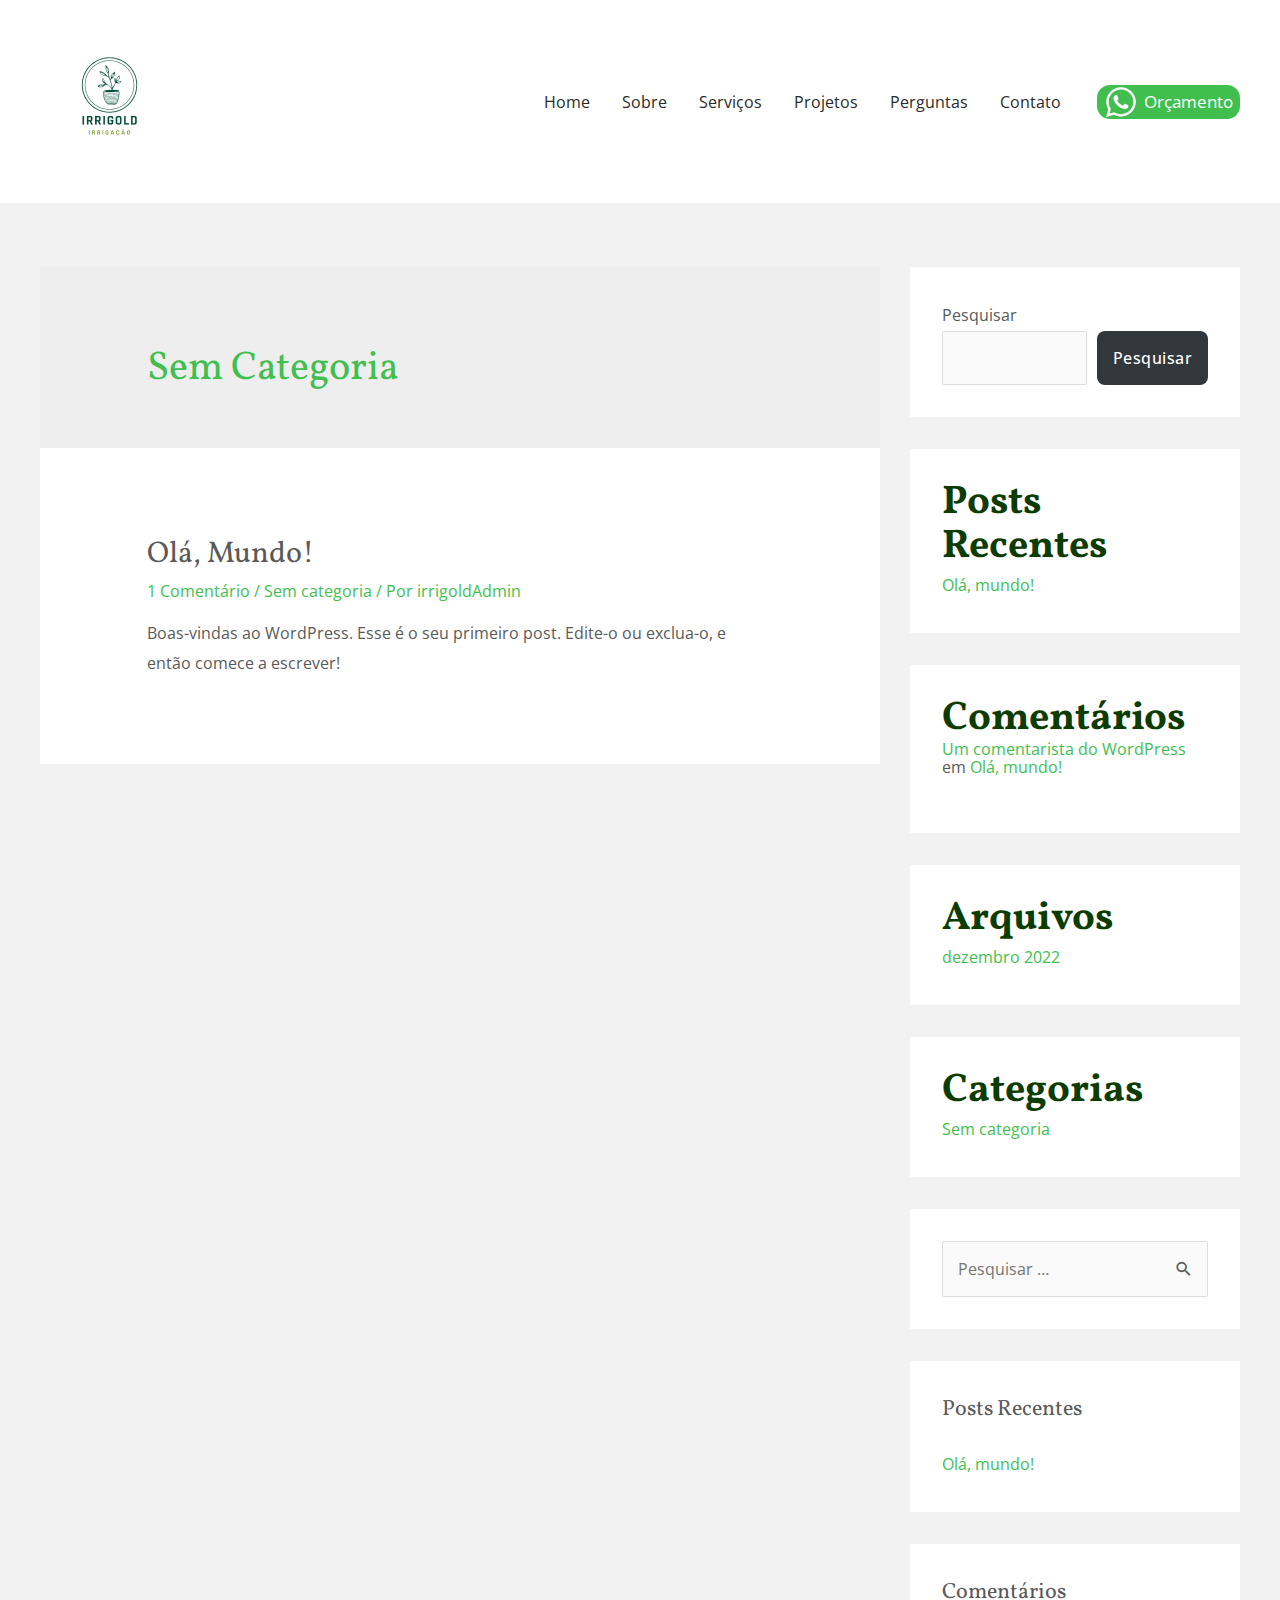
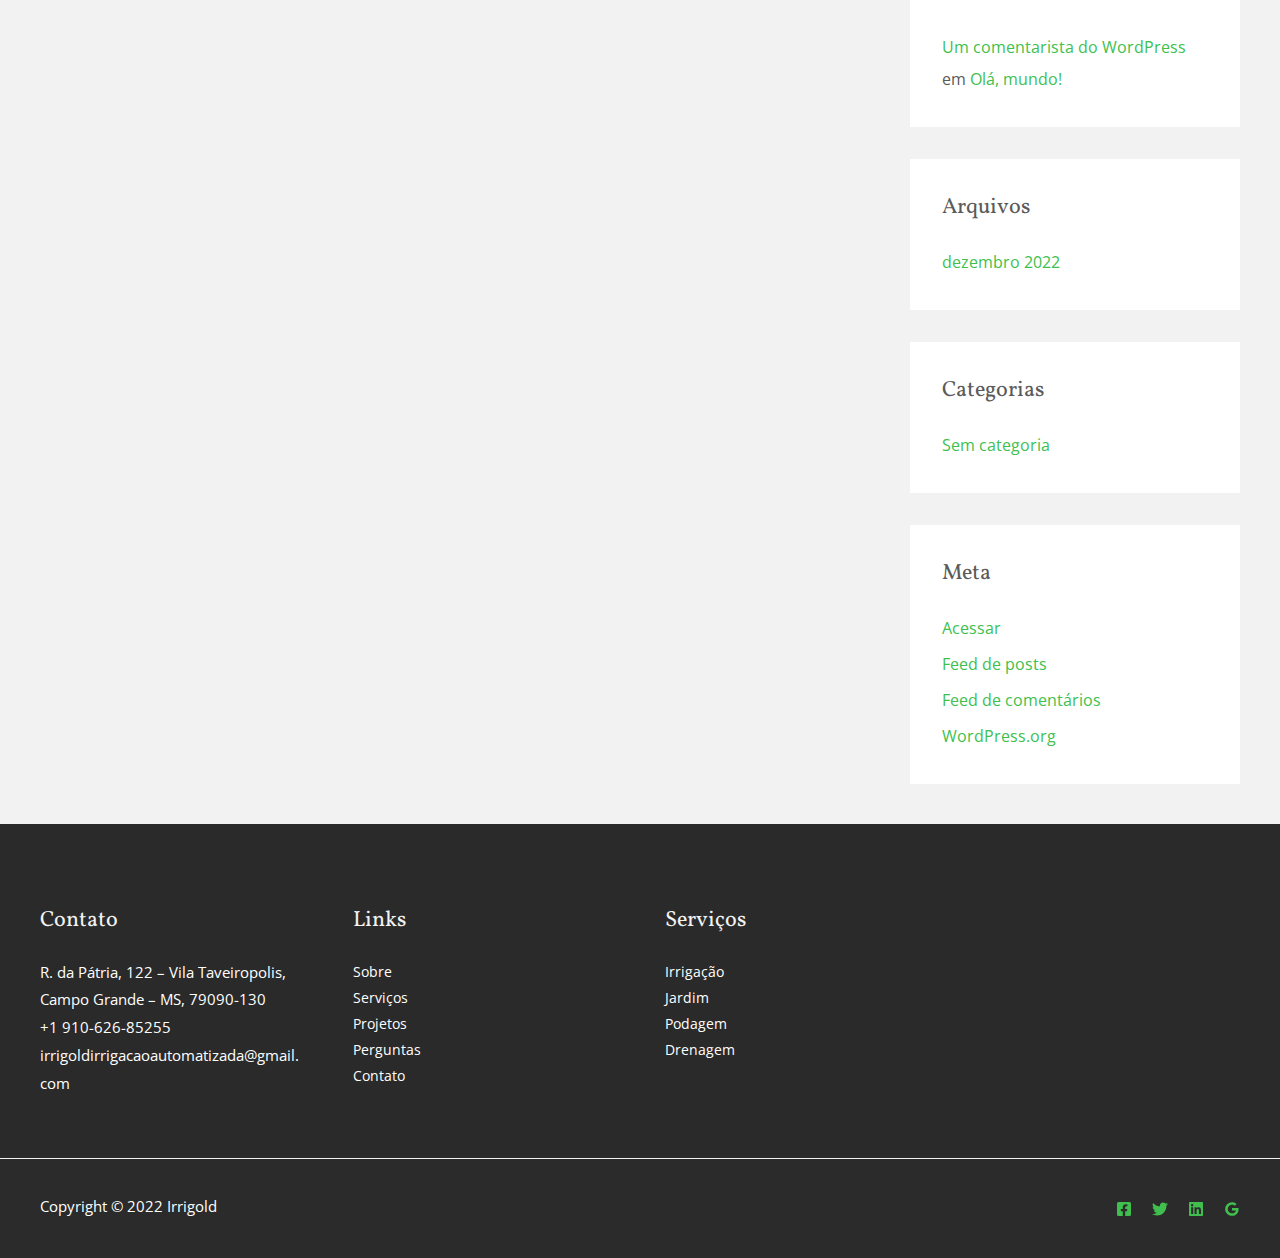
<file: category/sem-categoria/index.html>
<!DOCTYPE html>
<html lang="pt-BR">
<head>
<meta charset="UTF-8">
<meta name="viewport" content="width=device-width, initial-scale=1">
<link rel="profile" href="https://gmpg.org/xfn/11">

<meta name="robots" content="index, follow, max-image-preview:large, max-snippet:-1, max-video-preview:-1">

	<!-- This site is optimized with the Yoast SEO plugin v19.11 - https://yoast.com/wordpress/plugins/seo/ -->
	<title>Arquivos Sem categoria - Irrigold</title>
	<link rel="canonical" href="https://indexsaulomathe.github.io/site-irrigold-vtest/category/sem-categoria/">
	<meta property="og:locale" content="pt_BR">
	<meta property="og:type" content="article">
	<meta property="og:title" content="Arquivos Sem categoria - Irrigold">
	<meta property="og:url" content="https://indexsaulomathe.github.io/site-irrigold-vtest/category/sem-categoria/">
	<meta property="og:site_name" content="Irrigold">
	<meta name="twitter:card" content="summary_large_image">
	<script type="application/ld+json" class="yoast-schema-graph">{
	    "@context": "https://schema.org",
	    "@graph": [
	        {
	            "@type": "CollectionPage",
	            "@id": "https://indexsaulomathe.github.io/site-irrigold-vtest/category/sem-categoria/",
	            "url": "https://indexsaulomathe.github.io/site-irrigold-vtest/category/sem-categoria/",
	            "name": "Arquivos Sem categoria - Irrigold",
	            "isPartOf": {
	                "@id": "https://indexsaulomathe.github.io/site-irrigold-vtest/#website"
	            },
	            "breadcrumb": {
	                "@id": "https://indexsaulomathe.github.io/site-irrigold-vtest/category/sem-categoria/#breadcrumb"
	            },
	            "inLanguage": "pt-BR"
	        },
	        {
	            "@type": "BreadcrumbList",
	            "@id": "https://indexsaulomathe.github.io/site-irrigold-vtest/category/sem-categoria/#breadcrumb",
	            "itemListElement": [
	                {
	                    "@type": "ListItem",
	                    "position": 1,
	                    "name": "Início",
	                    "item": "https://indexsaulomathe.github.io/site-irrigold-vtest/"
	                },
	                {
	                    "@type": "ListItem",
	                    "position": 2,
	                    "name": "Sem categoria"
	                }
	            ]
	        },
	        {
	            "@type": "WebSite",
	            "@id": "https://indexsaulomathe.github.io/site-irrigold-vtest/#website",
	            "url": "https://indexsaulomathe.github.io/site-irrigold-vtest/",
	            "name": "Irrigold",
	            "description": "",
	            "publisher": {
	                "@id": "https://indexsaulomathe.github.io/site-irrigold-vtest/#organization"
	            },
	            "potentialAction": [
	                {
	                    "@type": "SearchAction",
	                    "target": {
	                        "@type": "EntryPoint",
	                        "urlTemplate": "https://indexsaulomathe.github.io/site-irrigold-vtest/?s={search_term_string}"
	                    },
	                    "query-input": "required name=search_term_string"
	                }
	            ],
	            "inLanguage": "pt-BR"
	        },
	        {
	            "@type": "Organization",
	            "@id": "https://indexsaulomathe.github.io/site-irrigold-vtest/#organization",
	            "name": "Irrigold",
	            "url": "https://indexsaulomathe.github.io/site-irrigold-vtest/",
	            "logo": {
	                "@type": "ImageObject",
	                "inLanguage": "pt-BR",
	                "@id": "https://indexsaulomathe.github.io/site-irrigold-vtest/#/schema/logo/image/",
	                "url": "https://indexsaulomathe.github.io/site-irrigold-vtest/wp-content/uploads/2022/12/4removed.png",
	                "contentUrl": "https://indexsaulomathe.github.io/site-irrigold-vtest/wp-content/uploads/2022/12/4removed.png",
	                "width": 500,
	                "height": 500,
	                "caption": "Irrigold"
	            },
	            "image": {
	                "@id": "https://indexsaulomathe.github.io/site-irrigold-vtest/#/schema/logo/image/"
	            }
	        }
	    ]
	}</script>
	<!-- / Yoast SEO plugin. -->


<link rel="dns-prefetch" href="//fonts.googleapis.com">
<link rel="alternate" type="application/rss+xml" title="Feed para Irrigold &raquo;" href="https://indexsaulomathe.github.io/site-irrigold-vtest/feed/">
<link rel="alternate" type="application/rss+xml" title="Feed de comentários para Irrigold &raquo;" href="https://indexsaulomathe.github.io/site-irrigold-vtest/comments/feed/">
<link rel="alternate" type="application/rss+xml" title="Feed de categoria para Irrigold &raquo; Sem categoria" href="https://indexsaulomathe.github.io/site-irrigold-vtest/category/sem-categoria/feed/">
<script>
window._wpemojiSettings = {"baseUrl":"https:\/\/s.w.org\/images\/core\/emoji\/14.0.0\/72x72\/","ext":".png","svgUrl":"https:\/\/s.w.org\/images\/core\/emoji\/14.0.0\/svg\/","svgExt":".svg","source":{"concatemoji":"https:\/\/indexsaulomathe.github.io\/site-irrigold-vtest\/wp-includes\/js\/wp-emoji-release.min.js?ver=6.1.1"}};
/*! This file is auto-generated */
!function(e,a,t){var n,r,o,i=a.createElement("canvas"),p=i.getContext&&i.getContext("2d");function s(e,t){var a=String.fromCharCode,e=(p.clearRect(0,0,i.width,i.height),p.fillText(a.apply(this,e),0,0),i.toDataURL());return p.clearRect(0,0,i.width,i.height),p.fillText(a.apply(this,t),0,0),e===i.toDataURL()}function c(e){var t=a.createElement("script");t.src=e,t.defer=t.type="text/javascript",a.getElementsByTagName("head")[0].appendChild(t)}for(o=Array("flag","emoji"),t.supports={everything:!0,everythingExceptFlag:!0},r=0;r<o.length;r++)t.supports[o[r]]=function(e){if(p&&p.fillText)switch(p.textBaseline="top",p.font="600 32px Arial",e){case"flag":return s([127987,65039,8205,9895,65039],[127987,65039,8203,9895,65039])?!1:!s([55356,56826,55356,56819],[55356,56826,8203,55356,56819])&&!s([55356,57332,56128,56423,56128,56418,56128,56421,56128,56430,56128,56423,56128,56447],[55356,57332,8203,56128,56423,8203,56128,56418,8203,56128,56421,8203,56128,56430,8203,56128,56423,8203,56128,56447]);case"emoji":return!s([129777,127995,8205,129778,127999],[129777,127995,8203,129778,127999])}return!1}(o[r]),t.supports.everything=t.supports.everything&&t.supports[o[r]],"flag"!==o[r]&&(t.supports.everythingExceptFlag=t.supports.everythingExceptFlag&&t.supports[o[r]]);t.supports.everythingExceptFlag=t.supports.everythingExceptFlag&&!t.supports.flag,t.DOMReady=!1,t.readyCallback=function(){t.DOMReady=!0},t.supports.everything||(n=function(){t.readyCallback()},a.addEventListener?(a.addEventListener("DOMContentLoaded",n,!1),e.addEventListener("load",n,!1)):(e.attachEvent("onload",n),a.attachEvent("onreadystatechange",function(){"complete"===a.readyState&&t.readyCallback()})),(e=t.source||{}).concatemoji?c(e.concatemoji):e.wpemoji&&e.twemoji&&(c(e.twemoji),c(e.wpemoji)))}(window,document,window._wpemojiSettings);
</script>
<style>img.wp-smiley,
img.emoji {
	display: inline !important;
	border: none !important;
	box-shadow: none !important;
	height: 1em !important;
	width: 1em !important;
	margin: 0 0.07em !important;
	vertical-align: -0.1em !important;
	background: none !important;
	padding: 0 !important;
}</style>
	<link rel="stylesheet" id="astra-theme-css-css" href="https://indexsaulomathe.github.io/site-irrigold-vtest/wp-content/themes/astra/assets/css/minified/frontend.min.css?ver=3.9.4" media="all">
<style id="astra-theme-css-inline-css">.ast-no-sidebar .entry-content .alignfull {margin-left: calc( -50vw + 50%);margin-right: calc( -50vw + 50%);max-width: 100vw;width: 100vw;}.ast-no-sidebar .entry-content .alignwide {margin-left: calc(-41vw + 50%);margin-right: calc(-41vw + 50%);max-width: unset;width: unset;}.ast-no-sidebar .entry-content .alignfull .alignfull,.ast-no-sidebar .entry-content .alignfull .alignwide,.ast-no-sidebar .entry-content .alignwide .alignfull,.ast-no-sidebar .entry-content .alignwide .alignwide,.ast-no-sidebar .entry-content .wp-block-column .alignfull,.ast-no-sidebar .entry-content .wp-block-column .alignwide{width: 100%;margin-left: auto;margin-right: auto;}.wp-block-gallery,.blocks-gallery-grid {margin: 0;}.wp-block-separator {max-width: 100px;}.wp-block-separator.is-style-wide,.wp-block-separator.is-style-dots {max-width: none;}.entry-content .has-2-columns .wp-block-column:first-child {padding-right: 10px;}.entry-content .has-2-columns .wp-block-column:last-child {padding-left: 10px;}@media (max-width: 782px) {.entry-content .wp-block-columns .wp-block-column {flex-basis: 100%;}.entry-content .has-2-columns .wp-block-column:first-child {padding-right: 0;}.entry-content .has-2-columns .wp-block-column:last-child {padding-left: 0;}}body .entry-content .wp-block-latest-posts {margin-left: 0;}body .entry-content .wp-block-latest-posts li {list-style: none;}.ast-no-sidebar .ast-container .entry-content .wp-block-latest-posts {margin-left: 0;}.ast-header-break-point .entry-content .alignwide {margin-left: auto;margin-right: auto;}.entry-content .blocks-gallery-item img {margin-bottom: auto;}.wp-block-pullquote {border-top: 4px solid #555d66;border-bottom: 4px solid #555d66;color: #40464d;}:root{--ast-container-default-xlg-padding:6.67em;--ast-container-default-lg-padding:5.67em;--ast-container-default-slg-padding:4.34em;--ast-container-default-md-padding:3.34em;--ast-container-default-sm-padding:6.67em;--ast-container-default-xs-padding:2.4em;--ast-container-default-xxs-padding:1.4em;}html{font-size:100%;}a,.page-title{color:var(--ast-global-color-0);}a:hover,a:focus{color:var(--ast-global-color-1);}body,button,input,select,textarea,.ast-button,.ast-custom-button{font-family:'Open Sans',sans-serif;font-weight:400;font-size:16px;font-size:1rem;}blockquote{color:var(--ast-global-color-3);}p,.entry-content p{margin-bottom:1em;}h1,.entry-content h1,h2,.entry-content h2,h3,.entry-content h3,h4,.entry-content h4,h5,.entry-content h5,h6,.entry-content h6,.site-title,.site-title a{font-family:'Vollkorn',serif;font-weight:700;text-transform:capitalize;}.ast-site-identity .site-title a{color:var(--ast-global-color-2);}.ast-site-identity .site-description{color:var(--ast-global-color-3);}.site-title{font-size:20px;font-size:1.25rem;display:none;}header .custom-logo-link img{max-width:139px;}.astra-logo-svg{width:139px;}.ast-archive-description .ast-archive-title{font-size:40px;font-size:2.5rem;}.site-header .site-description{font-size:11px;font-size:0.6875rem;display:none;}.entry-title{font-size:30px;font-size:1.875rem;}h1,.entry-content h1{font-size:64px;font-size:4rem;font-family:'Vollkorn',serif;line-height:1.1;text-transform:capitalize;}h2,.entry-content h2{font-size:40px;font-size:2.5rem;font-family:'Vollkorn',serif;line-height:1.1;text-transform:capitalize;}h3,.entry-content h3{font-size:32px;font-size:2rem;font-family:'Vollkorn',serif;line-height:1.1;text-transform:capitalize;}h4,.entry-content h4{font-size:22px;font-size:1.375rem;font-family:'Vollkorn',serif;text-transform:capitalize;}h5,.entry-content h5{font-size:18px;font-size:1.125rem;font-family:'Vollkorn',serif;text-transform:capitalize;}h6,.entry-content h6{font-size:14px;font-size:0.875rem;font-family:'Vollkorn',serif;text-transform:capitalize;}.ast-single-post .entry-title,.page-title{font-size:30px;font-size:1.875rem;}::selection{background-color:var(--ast-global-color-0);color:#000000;}body,h1,.entry-title a,.entry-content h1,h2,.entry-content h2,h3,.entry-content h3,h4,.entry-content h4,h5,.entry-content h5,h6,.entry-content h6{color:var(--ast-global-color-3);}.tagcloud a:hover,.tagcloud a:focus,.tagcloud a.current-item{color:#000000;border-color:var(--ast-global-color-0);background-color:var(--ast-global-color-0);}input:focus,input[type="text"]:focus,input[type="email"]:focus,input[type="url"]:focus,input[type="password"]:focus,input[type="reset"]:focus,input[type="search"]:focus,textarea:focus{border-color:var(--ast-global-color-0);}input[type="radio"]:checked,input[type=reset],input[type="checkbox"]:checked,input[type="checkbox"]:hover:checked,input[type="checkbox"]:focus:checked,input[type=range]::-webkit-slider-thumb{border-color:var(--ast-global-color-0);background-color:var(--ast-global-color-0);box-shadow:none;}.site-footer a:hover + .post-count,.site-footer a:focus + .post-count{background:var(--ast-global-color-0);border-color:var(--ast-global-color-0);}.single .nav-links .nav-previous,.single .nav-links .nav-next{color:var(--ast-global-color-0);}.entry-meta,.entry-meta *{line-height:1.45;color:var(--ast-global-color-0);}.entry-meta a:hover,.entry-meta a:hover *,.entry-meta a:focus,.entry-meta a:focus *,.page-links > .page-link,.page-links .page-link:hover,.post-navigation a:hover{color:var(--ast-global-color-1);}#cat option,.secondary .calendar_wrap thead a,.secondary .calendar_wrap thead a:visited{color:var(--ast-global-color-0);}.secondary .calendar_wrap #today,.ast-progress-val span{background:var(--ast-global-color-0);}.secondary a:hover + .post-count,.secondary a:focus + .post-count{background:var(--ast-global-color-0);border-color:var(--ast-global-color-0);}.calendar_wrap #today > a{color:#000000;}.page-links .page-link,.single .post-navigation a{color:var(--ast-global-color-0);}.ast-header-break-point .main-header-bar .ast-button-wrap .menu-toggle{border-radius:100px;}.widget-title{font-size:22px;font-size:1.375rem;color:var(--ast-global-color-3);}#secondary,#secondary button,#secondary input,#secondary select,#secondary textarea{font-size:16px;font-size:1rem;}.ast-logo-title-inline .site-logo-img{padding-right:1em;}.site-logo-img img{ transition:all 0.2s linear;}#secondary {margin: 4em 0 2.5em;word-break: break-word;line-height: 2;}#secondary li {margin-bottom: 0.25em;}#secondary li:last-child {margin-bottom: 0;}@media (max-width: 768px) {.js_active .ast-plain-container.ast-single-post #secondary {margin-top: 1.5em;}}.ast-separate-container.ast-two-container #secondary .widget {background-color: #fff;padding: 2em;margin-bottom: 2em;}@media (min-width: 993px) {.ast-left-sidebar #secondary {padding-right: 60px;}.ast-right-sidebar #secondary {padding-left: 60px;}}@media (max-width: 993px) {.ast-right-sidebar #secondary {padding-left: 30px;}.ast-left-sidebar #secondary {padding-right: 30px;}}@media (max-width:921px){#ast-desktop-header{display:none;}}@media (min-width:921px){#ast-mobile-header{display:none;}}.wp-block-buttons.aligncenter{justify-content:center;}@media (max-width:782px){.entry-content .wp-block-columns .wp-block-column{margin-left:0px;}}.wp-block-image.aligncenter{margin-left:auto;margin-right:auto;}.wp-block-table.aligncenter{margin-left:auto;margin-right:auto;}@media (max-width:921px){.ast-separate-container #primary,.ast-separate-container #secondary{padding:1.5em 0;}#primary,#secondary{padding:1.5em 0;margin:0;}.ast-left-sidebar #content > .ast-container{display:flex;flex-direction:column-reverse;width:100%;}.ast-separate-container .ast-article-post,.ast-separate-container .ast-article-single{padding:1.5em 2.14em;}.ast-author-box img.avatar{margin:20px 0 0 0;}}@media (max-width:921px){#secondary.secondary{padding-top:0;}.ast-separate-container.ast-right-sidebar #secondary{padding-left:1em;padding-right:1em;}.ast-separate-container.ast-two-container #secondary{padding-left:0;padding-right:0;}.ast-page-builder-template .entry-header #secondary,.ast-page-builder-template #secondary{margin-top:1.5em;}}@media (max-width:921px){.ast-right-sidebar #primary{padding-right:0;}.ast-page-builder-template.ast-left-sidebar #secondary,.ast-page-builder-template.ast-right-sidebar #secondary{padding-right:20px;padding-left:20px;}.ast-right-sidebar #secondary,.ast-left-sidebar #primary{padding-left:0;}.ast-left-sidebar #secondary{padding-right:0;}}@media (min-width:922px){.ast-separate-container.ast-right-sidebar #primary,.ast-separate-container.ast-left-sidebar #primary{border:0;}.search-no-results.ast-separate-container #primary{margin-bottom:4em;}}@media (min-width:922px){.ast-right-sidebar #primary{border-right:1px solid var(--ast-border-color);}.ast-left-sidebar #primary{border-left:1px solid var(--ast-border-color);}.ast-right-sidebar #secondary{border-left:1px solid var(--ast-border-color);margin-left:-1px;}.ast-left-sidebar #secondary{border-right:1px solid var(--ast-border-color);margin-right:-1px;}.ast-separate-container.ast-two-container.ast-right-sidebar #secondary{padding-left:30px;padding-right:0;}.ast-separate-container.ast-two-container.ast-left-sidebar #secondary{padding-right:30px;padding-left:0;}.ast-separate-container.ast-right-sidebar #secondary,.ast-separate-container.ast-left-sidebar #secondary{border:0;margin-left:auto;margin-right:auto;}.ast-separate-container.ast-two-container #secondary .widget:last-child{margin-bottom:0;}}.elementor-button-wrapper .elementor-button{border-style:solid;text-decoration:none;border-top-width:0;border-right-width:0;border-left-width:0;border-bottom-width:0;}body .elementor-button.elementor-size-sm,body .elementor-button.elementor-size-xs,body .elementor-button.elementor-size-md,body .elementor-button.elementor-size-lg,body .elementor-button.elementor-size-xl,body .elementor-button{border-radius:8px;padding-top:17px;padding-right:26px;padding-bottom:17px;padding-left:26px;}.elementor-button-wrapper .elementor-button{border-color:var(--ast-global-color-0);background-color:var(--ast-global-color-0);}.elementor-button-wrapper .elementor-button:hover,.elementor-button-wrapper .elementor-button:focus{color:var(--ast-global-color-4);background-color:var(--ast-global-color-5);border-color:var(--ast-global-color-5);}.wp-block-button .wp-block-button__link ,.elementor-button-wrapper .elementor-button,.elementor-button-wrapper .elementor-button:visited{color:var(--ast-global-color-4);}.elementor-button-wrapper .elementor-button{font-family:'Poppins',sans-serif;font-weight:500;line-height:1;text-transform:capitalize;letter-spacing:0.5px;}body .elementor-button.elementor-size-sm,body .elementor-button.elementor-size-xs,body .elementor-button.elementor-size-md,body .elementor-button.elementor-size-lg,body .elementor-button.elementor-size-xl,body .elementor-button{font-size:14px;font-size:0.875rem;}.wp-block-button .wp-block-button__link:hover,.wp-block-button .wp-block-button__link:focus{color:var(--ast-global-color-4);background-color:var(--ast-global-color-5);border-color:var(--ast-global-color-5);}.elementor-widget-heading h1.elementor-heading-title{line-height:1.1;}.elementor-widget-heading h2.elementor-heading-title{line-height:1.1;}.elementor-widget-heading h3.elementor-heading-title{line-height:1.1;}.wp-block-button .wp-block-button__link{border-top-width:0;border-right-width:0;border-left-width:0;border-bottom-width:0;border-color:var(--ast-global-color-0);background-color:var(--ast-global-color-0);color:var(--ast-global-color-4);font-family:'Poppins',sans-serif;font-weight:500;line-height:1;text-transform:capitalize;letter-spacing:0.5px;font-size:14px;font-size:0.875rem;border-radius:8px;padding-top:17px;padding-right:26px;padding-bottom:17px;padding-left:26px;}.menu-toggle,button,.ast-button,.ast-custom-button,.button,input#submit,input[type="button"],input[type="submit"],input[type="reset"]{border-style:solid;border-top-width:0;border-right-width:0;border-left-width:0;border-bottom-width:0;color:var(--ast-global-color-4);border-color:var(--ast-global-color-0);background-color:var(--ast-global-color-0);border-radius:8px;padding-top:17px;padding-right:26px;padding-bottom:17px;padding-left:26px;font-family:'Poppins',sans-serif;font-weight:500;font-size:14px;font-size:0.875rem;line-height:1;text-transform:capitalize;letter-spacing:0.5px;}button:focus,.menu-toggle:hover,button:hover,.ast-button:hover,.ast-custom-button:hover .button:hover,.ast-custom-button:hover ,input[type=reset]:hover,input[type=reset]:focus,input#submit:hover,input#submit:focus,input[type="button"]:hover,input[type="button"]:focus,input[type="submit"]:hover,input[type="submit"]:focus{color:var(--ast-global-color-4);background-color:var(--ast-global-color-5);border-color:var(--ast-global-color-5);}@media (min-width:544px){.ast-container{max-width:100%;}}@media (max-width:544px){.ast-separate-container .ast-article-post,.ast-separate-container .ast-article-single,.ast-separate-container .comments-title,.ast-separate-container .ast-archive-description{padding:1.5em 1em;}.ast-separate-container #content .ast-container{padding-left:0.54em;padding-right:0.54em;}.ast-separate-container .ast-comment-list li.depth-1{padding:1.5em 1em;margin-bottom:1.5em;}.ast-separate-container .ast-comment-list .bypostauthor{padding:.5em;}.ast-search-menu-icon.ast-dropdown-active .search-field{width:170px;}.ast-separate-container #secondary{padding-top:0;}.ast-separate-container.ast-two-container #secondary .widget{margin-bottom:1.5em;padding-left:1em;padding-right:1em;}}@media (max-width:921px){.ast-mobile-header-stack .main-header-bar .ast-search-menu-icon{display:inline-block;}.ast-header-break-point.ast-header-custom-item-outside .ast-mobile-header-stack .main-header-bar .ast-search-icon{margin:0;}.ast-comment-avatar-wrap img{max-width:2.5em;}.ast-separate-container .ast-comment-list li.depth-1{padding:1.5em 2.14em;}.ast-separate-container .comment-respond{padding:2em 2.14em;}.ast-comment-meta{padding:0 1.8888em 1.3333em;}}body,.ast-separate-container{background-color:var(--ast-global-color-4);;background-image:none;;}.ast-no-sidebar.ast-separate-container .entry-content .alignfull {margin-left: -6.67em;margin-right: -6.67em;width: auto;}@media (max-width: 1200px) {.ast-no-sidebar.ast-separate-container .entry-content .alignfull {margin-left: -2.4em;margin-right: -2.4em;}}@media (max-width: 768px) {.ast-no-sidebar.ast-separate-container .entry-content .alignfull {margin-left: -2.14em;margin-right: -2.14em;}}@media (max-width: 544px) {.ast-no-sidebar.ast-separate-container .entry-content .alignfull {margin-left: -1em;margin-right: -1em;}}.ast-no-sidebar.ast-separate-container .entry-content .alignwide {margin-left: -20px;margin-right: -20px;}.ast-no-sidebar.ast-separate-container .entry-content .wp-block-column .alignfull,.ast-no-sidebar.ast-separate-container .entry-content .wp-block-column .alignwide {margin-left: auto;margin-right: auto;width: 100%;}@media (max-width:921px){.site-title{font-size:18px;font-size:1.125rem;display:block;}.ast-archive-description .ast-archive-title{font-size:40px;}.site-header .site-description{font-size:12px;font-size:0.75rem;display:block;}.entry-title{font-size:30px;}h1,.entry-content h1{font-size:48px;}h2,.entry-content h2{font-size:32px;}h3,.entry-content h3{font-size:24px;}h4,.entry-content h4{font-size:20px;font-size:1.25rem;}h5,.entry-content h5{font-size:16px;font-size:1rem;}h6,.entry-content h6{font-size:13px;font-size:0.8125rem;}.ast-single-post .entry-title,.page-title{font-size:30px;}.astra-logo-svg{width:40px;}header .custom-logo-link img,.ast-header-break-point .site-logo-img .custom-mobile-logo-link img{max-width:40px;}}@media (max-width:544px){.site-title{font-size:16px;font-size:1rem;display:block;}.ast-archive-description .ast-archive-title{font-size:40px;}.site-header .site-description{font-size:11px;font-size:0.6875rem;display:none;}.entry-title{font-size:30px;}h1,.entry-content h1{font-size:40px;}h2,.entry-content h2{font-size:28px;}h3,.entry-content h3{font-size:24px;}h4,.entry-content h4{font-size:20px;font-size:1.25rem;}h5,.entry-content h5{font-size:16px;font-size:1rem;}h6,.entry-content h6{font-size:13px;font-size:0.8125rem;}.ast-single-post .entry-title,.page-title{font-size:30px;}header .custom-logo-link img,.ast-header-break-point .site-branding img,.ast-header-break-point .custom-logo-link img{max-width:37px;}.astra-logo-svg{width:37px;}.ast-header-break-point .site-logo-img .custom-mobile-logo-link img{max-width:37px;}}@media (max-width:921px){html{font-size:91.2%;}}@media (max-width:544px){html{font-size:91.2%;}}@media (min-width:922px){.ast-container{max-width:1240px;}}@font-face {font-family: "Astra";src: url(https://indexsaulomathe.github.io/site-irrigold-vtest/wp-content/themes/astra/assets/fonts/astra.woff) format("woff"),url(https://indexsaulomathe.github.io/site-irrigold-vtest/wp-content/themes/astra/assets/fonts/astra.ttf) format("truetype"),url(https://indexsaulomathe.github.io/site-irrigold-vtest/wp-content/themes/astra/assets/fonts/astra.svg#astra) format("svg");font-weight: normal;font-style: normal;font-display: fallback;}@media (min-width:922px){.main-header-menu .sub-menu .menu-item.ast-left-align-sub-menu:hover > .sub-menu,.main-header-menu .sub-menu .menu-item.ast-left-align-sub-menu.focus > .sub-menu{margin-left:-0px;}}.astra-icon-down_arrow::after {content: "\e900";font-family: Astra;}.astra-icon-close::after {content: "\e5cd";font-family: Astra;}.astra-icon-drag_handle::after {content: "\e25d";font-family: Astra;}.astra-icon-format_align_justify::after {content: "\e235";font-family: Astra;}.astra-icon-menu::after {content: "\e5d2";font-family: Astra;}.astra-icon-reorder::after {content: "\e8fe";font-family: Astra;}.astra-icon-search::after {content: "\e8b6";font-family: Astra;}.astra-icon-zoom_in::after {content: "\e56b";font-family: Astra;}.astra-icon-check-circle::after {content: "\e901";font-family: Astra;}.astra-icon-shopping-cart::after {content: "\f07a";font-family: Astra;}.astra-icon-shopping-bag::after {content: "\f290";font-family: Astra;}.astra-icon-shopping-basket::after {content: "\f291";font-family: Astra;}.astra-icon-circle-o::after {content: "\e903";font-family: Astra;}.astra-icon-certificate::after {content: "\e902";font-family: Astra;}blockquote {padding: 1.2em;}:root .has-ast-global-color-0-color{color:var(--ast-global-color-0);}:root .has-ast-global-color-0-background-color{background-color:var(--ast-global-color-0);}:root .wp-block-button .has-ast-global-color-0-color{color:var(--ast-global-color-0);}:root .wp-block-button .has-ast-global-color-0-background-color{background-color:var(--ast-global-color-0);}:root .has-ast-global-color-1-color{color:var(--ast-global-color-1);}:root .has-ast-global-color-1-background-color{background-color:var(--ast-global-color-1);}:root .wp-block-button .has-ast-global-color-1-color{color:var(--ast-global-color-1);}:root .wp-block-button .has-ast-global-color-1-background-color{background-color:var(--ast-global-color-1);}:root .has-ast-global-color-2-color{color:var(--ast-global-color-2);}:root .has-ast-global-color-2-background-color{background-color:var(--ast-global-color-2);}:root .wp-block-button .has-ast-global-color-2-color{color:var(--ast-global-color-2);}:root .wp-block-button .has-ast-global-color-2-background-color{background-color:var(--ast-global-color-2);}:root .has-ast-global-color-3-color{color:var(--ast-global-color-3);}:root .has-ast-global-color-3-background-color{background-color:var(--ast-global-color-3);}:root .wp-block-button .has-ast-global-color-3-color{color:var(--ast-global-color-3);}:root .wp-block-button .has-ast-global-color-3-background-color{background-color:var(--ast-global-color-3);}:root .has-ast-global-color-4-color{color:var(--ast-global-color-4);}:root .has-ast-global-color-4-background-color{background-color:var(--ast-global-color-4);}:root .wp-block-button .has-ast-global-color-4-color{color:var(--ast-global-color-4);}:root .wp-block-button .has-ast-global-color-4-background-color{background-color:var(--ast-global-color-4);}:root .has-ast-global-color-5-color{color:var(--ast-global-color-5);}:root .has-ast-global-color-5-background-color{background-color:var(--ast-global-color-5);}:root .wp-block-button .has-ast-global-color-5-color{color:var(--ast-global-color-5);}:root .wp-block-button .has-ast-global-color-5-background-color{background-color:var(--ast-global-color-5);}:root .has-ast-global-color-6-color{color:var(--ast-global-color-6);}:root .has-ast-global-color-6-background-color{background-color:var(--ast-global-color-6);}:root .wp-block-button .has-ast-global-color-6-color{color:var(--ast-global-color-6);}:root .wp-block-button .has-ast-global-color-6-background-color{background-color:var(--ast-global-color-6);}:root .has-ast-global-color-7-color{color:var(--ast-global-color-7);}:root .has-ast-global-color-7-background-color{background-color:var(--ast-global-color-7);}:root .wp-block-button .has-ast-global-color-7-color{color:var(--ast-global-color-7);}:root .wp-block-button .has-ast-global-color-7-background-color{background-color:var(--ast-global-color-7);}:root .has-ast-global-color-8-color{color:var(--ast-global-color-8);}:root .has-ast-global-color-8-background-color{background-color:var(--ast-global-color-8);}:root .wp-block-button .has-ast-global-color-8-color{color:var(--ast-global-color-8);}:root .wp-block-button .has-ast-global-color-8-background-color{background-color:var(--ast-global-color-8);}:root{--ast-global-color-0:#40bf4f;--ast-global-color-1:#0d3c00;--ast-global-color-2:#0d3c00;--ast-global-color-3:#5a5a5a;--ast-global-color-4:#f2f2f2;--ast-global-color-5:#ffffff;--ast-global-color-6:#f3f2ed;--ast-global-color-7:#2a2a2a;--ast-global-color-8:rgba(64,191,79,0.15);}:root {--ast-border-color : #dddddd;}.ast-breadcrumbs .trail-browse,.ast-breadcrumbs .trail-items,.ast-breadcrumbs .trail-items li{display:inline-block;margin:0;padding:0;border:none;background:inherit;text-indent:0;}.ast-breadcrumbs .trail-browse{font-size:inherit;font-style:inherit;font-weight:inherit;color:inherit;}.ast-breadcrumbs .trail-items{list-style:none;}.trail-items li::after{padding:0 0.3em;content:"\00bb";}.trail-items li:last-of-type::after{display:none;}h1,.entry-content h1,h2,.entry-content h2,h3,.entry-content h3,h4,.entry-content h4,h5,.entry-content h5,h6,.entry-content h6{color:var(--ast-global-color-2);}@media (max-width:921px){.ast-builder-grid-row-container.ast-builder-grid-row-tablet-3-firstrow .ast-builder-grid-row > *:first-child,.ast-builder-grid-row-container.ast-builder-grid-row-tablet-3-lastrow .ast-builder-grid-row > *:last-child{grid-column:1 / -1;}}@media (max-width:544px){.ast-builder-grid-row-container.ast-builder-grid-row-mobile-3-firstrow .ast-builder-grid-row > *:first-child,.ast-builder-grid-row-container.ast-builder-grid-row-mobile-3-lastrow .ast-builder-grid-row > *:last-child{grid-column:1 / -1;}}.ast-builder-layout-element[data-section="title_tagline"]{display:flex;}@media (max-width:921px){.ast-header-break-point .ast-builder-layout-element[data-section="title_tagline"]{display:flex;}}@media (max-width:544px){.ast-header-break-point .ast-builder-layout-element[data-section="title_tagline"]{display:flex;}}[data-section*="section-hb-button-"] .menu-link{display:none;}.ast-header-button-1[data-section*="section-hb-button-"] .ast-builder-button-wrap .ast-custom-button{line-height:1;}.ast-header-button-1 .ast-custom-button{color:var(--ast-global-color-4);background:var(--ast-global-color-0);}.ast-header-button-1 .ast-custom-button:hover{color:rgba(255,255,255,0.75);background:var(--ast-global-color-0);}@media (max-width:921px){.ast-header-button-1[data-section*="section-hb-button-"] .ast-builder-button-wrap .ast-custom-button{margin-top:10px;margin-bottom:20px;margin-left:20px;margin-right:20px;}}.ast-header-button-1[data-section="section-hb-button-1"]{display:flex;}@media (max-width:921px){.ast-header-break-point .ast-header-button-1[data-section="section-hb-button-1"]{display:none;}}@media (max-width:544px){.ast-header-break-point .ast-header-button-1[data-section="section-hb-button-1"]{display:none;}}.ast-builder-menu-1{font-family:inherit;font-weight:inherit;}.ast-builder-menu-1 .menu-item > .menu-link{color:var(--ast-global-color-7);}.ast-builder-menu-1 .menu-item > .ast-menu-toggle{color:var(--ast-global-color-7);}.ast-builder-menu-1 .menu-item:hover > .menu-link,.ast-builder-menu-1 .inline-on-mobile .menu-item:hover > .ast-menu-toggle{color:var(--ast-global-color-0);}.ast-builder-menu-1 .menu-item:hover > .ast-menu-toggle{color:var(--ast-global-color-0);}.ast-builder-menu-1 .menu-item.current-menu-item > .menu-link,.ast-builder-menu-1 .inline-on-mobile .menu-item.current-menu-item > .ast-menu-toggle,.ast-builder-menu-1 .current-menu-ancestor > .menu-link{color:var(--ast-global-color-0);}.ast-builder-menu-1 .menu-item.current-menu-item > .ast-menu-toggle{color:var(--ast-global-color-0);}.ast-builder-menu-1 .sub-menu,.ast-builder-menu-1 .inline-on-mobile .sub-menu{border-top-width:0px;border-bottom-width:0px;border-right-width:0px;border-left-width:0px;border-color:#eaeaea;border-style:solid;border-radius:0px;}.ast-builder-menu-1 .main-header-menu > .menu-item > .sub-menu,.ast-builder-menu-1 .main-header-menu > .menu-item > .astra-full-megamenu-wrapper{margin-top:0px;}.ast-desktop .ast-builder-menu-1 .main-header-menu > .menu-item > .sub-menu:before,.ast-desktop .ast-builder-menu-1 .main-header-menu > .menu-item > .astra-full-megamenu-wrapper:before{height:calc( 0px + 5px );}.ast-desktop .ast-builder-menu-1 .menu-item .sub-menu .menu-link{border-style:none;}@media (max-width:921px){.ast-header-break-point .ast-builder-menu-1 .menu-item.menu-item-has-children > .ast-menu-toggle{top:0;}.ast-builder-menu-1 .menu-item-has-children > .menu-link:after{content:unset;}.ast-builder-menu-1 .main-header-menu > .menu-item > .sub-menu,.ast-builder-menu-1 .main-header-menu > .menu-item > .astra-full-megamenu-wrapper{margin-top:0;}}@media (max-width:544px){.ast-header-break-point .ast-builder-menu-1 .menu-item.menu-item-has-children > .ast-menu-toggle{top:0;}.ast-builder-menu-1 .main-header-menu > .menu-item > .sub-menu,.ast-builder-menu-1 .main-header-menu > .menu-item > .astra-full-megamenu-wrapper{margin-top:0;}}.ast-builder-menu-1{display:flex;}@media (max-width:921px){.ast-header-break-point .ast-builder-menu-1{display:flex;}}@media (max-width:544px){.ast-header-break-point .ast-builder-menu-1{display:flex;}}.ast-builder-social-element:hover {color: #0274be;}.ast-social-stack-desktop .ast-builder-social-element,.ast-social-stack-tablet .ast-builder-social-element,.ast-social-stack-mobile .ast-builder-social-element {margin-top: 6px;margin-bottom: 6px;}.ast-social-color-type-official .ast-builder-social-element,.ast-social-color-type-official .social-item-label {color: var(--color);background-color: var(--background-color);}.header-social-inner-wrap.ast-social-color-type-official .ast-builder-social-element svg,.footer-social-inner-wrap.ast-social-color-type-official .ast-builder-social-element svg {fill: currentColor;}.social-show-label-true .ast-builder-social-element {width: auto;padding: 0 0.4em;}[data-section^="section-fb-social-icons-"] .footer-social-inner-wrap {text-align: center;}.ast-footer-social-wrap {width: 100%;}.ast-footer-social-wrap .ast-builder-social-element:first-child {margin-left: 0;}.ast-footer-social-wrap .ast-builder-social-element:last-child {margin-right: 0;}.ast-header-social-wrap .ast-builder-social-element:first-child {margin-left: 0;}.ast-header-social-wrap .ast-builder-social-element:last-child {margin-right: 0;}.ast-builder-social-element {line-height: 1;color: #3a3a3a;background: transparent;vertical-align: middle;transition: all 0.01s;margin-left: 6px;margin-right: 6px;justify-content: center;align-items: center;}.ast-builder-social-element {line-height: 1;color: #3a3a3a;background: transparent;vertical-align: middle;transition: all 0.01s;margin-left: 6px;margin-right: 6px;justify-content: center;align-items: center;}.ast-builder-social-element .social-item-label {padding-left: 6px;}.ast-header-social-1-wrap .ast-builder-social-element{margin-left:12.5px;margin-right:12.5px;padding:9px;border-radius:13px;background:var(--ast-global-color-0);}.ast-header-social-1-wrap .ast-builder-social-element svg{width:34px;height:34px;}.ast-header-social-1-wrap .ast-social-icon-image-wrap{margin:9px;}.ast-header-social-1-wrap .ast-social-color-type-custom svg{fill:var(--ast-global-color-5);}.ast-header-social-1-wrap .ast-social-color-type-custom .social-item-label{color:var(--ast-global-color-5);}.ast-header-social-1-wrap{font-size:17px;font-size:1.0625rem;}.ast-builder-layout-element[data-section="section-hb-social-icons-1"]{display:flex;}@media (max-width:921px){.ast-header-break-point .ast-builder-layout-element[data-section="section-hb-social-icons-1"]{display:flex;}}@media (max-width:544px){.ast-header-break-point .ast-builder-layout-element[data-section="section-hb-social-icons-1"]{display:flex;}}.site-below-footer-wrap{padding-top:20px;padding-bottom:20px;}.site-below-footer-wrap[data-section="section-below-footer-builder"]{background-color:#2b2b2b;;background-image:none;;min-height:100px;border-style:solid;border-width:0px;border-top-width:1px;border-top-color:var(--ast-global-color-4);}.site-below-footer-wrap[data-section="section-below-footer-builder"] .ast-builder-grid-row{max-width:1200px;margin-left:auto;margin-right:auto;}.site-below-footer-wrap[data-section="section-below-footer-builder"] .ast-builder-grid-row,.site-below-footer-wrap[data-section="section-below-footer-builder"] .site-footer-section{align-items:flex-start;}.site-below-footer-wrap[data-section="section-below-footer-builder"].ast-footer-row-inline .site-footer-section{display:flex;margin-bottom:0;}.ast-builder-grid-row-2-equal .ast-builder-grid-row{grid-template-columns:repeat( 2,1fr );}@media (max-width:921px){.site-below-footer-wrap[data-section="section-below-footer-builder"].ast-footer-row-tablet-inline .site-footer-section{display:flex;margin-bottom:0;}.site-below-footer-wrap[data-section="section-below-footer-builder"].ast-footer-row-tablet-stack .site-footer-section{display:block;margin-bottom:10px;}.ast-builder-grid-row-container.ast-builder-grid-row-tablet-2-equal .ast-builder-grid-row{grid-template-columns:repeat( 2,1fr );}}@media (max-width:544px){.site-below-footer-wrap[data-section="section-below-footer-builder"].ast-footer-row-mobile-inline .site-footer-section{display:flex;margin-bottom:0;}.site-below-footer-wrap[data-section="section-below-footer-builder"].ast-footer-row-mobile-stack .site-footer-section{display:block;margin-bottom:10px;}.ast-builder-grid-row-container.ast-builder-grid-row-mobile-full .ast-builder-grid-row{grid-template-columns:1fr;}}@media (max-width:921px){.site-below-footer-wrap[data-section="section-below-footer-builder"]{padding-top:20px;padding-bottom:20px;padding-left:20px;padding-right:20px;}}.site-below-footer-wrap[data-section="section-below-footer-builder"]{display:grid;}@media (max-width:921px){.ast-header-break-point .site-below-footer-wrap[data-section="section-below-footer-builder"]{display:grid;}}@media (max-width:544px){.ast-header-break-point .site-below-footer-wrap[data-section="section-below-footer-builder"]{display:grid;}}.ast-footer-copyright{text-align:left;}.ast-footer-copyright {color:var(--ast-global-color-5);}@media (max-width:921px){.ast-footer-copyright{text-align:left;}}@media (max-width:544px){.ast-footer-copyright{text-align:center;}}.ast-footer-copyright {font-size:15px;font-size:0.9375rem;}.ast-footer-copyright.ast-builder-layout-element{display:flex;}@media (max-width:921px){.ast-header-break-point .ast-footer-copyright.ast-builder-layout-element{display:flex;}}@media (max-width:544px){.ast-header-break-point .ast-footer-copyright.ast-builder-layout-element{display:flex;}}.ast-builder-social-element:hover {color: #0274be;}.ast-social-stack-desktop .ast-builder-social-element,.ast-social-stack-tablet .ast-builder-social-element,.ast-social-stack-mobile .ast-builder-social-element {margin-top: 6px;margin-bottom: 6px;}.ast-social-color-type-official .ast-builder-social-element,.ast-social-color-type-official .social-item-label {color: var(--color);background-color: var(--background-color);}.header-social-inner-wrap.ast-social-color-type-official .ast-builder-social-element svg,.footer-social-inner-wrap.ast-social-color-type-official .ast-builder-social-element svg {fill: currentColor;}.social-show-label-true .ast-builder-social-element {width: auto;padding: 0 0.4em;}[data-section^="section-fb-social-icons-"] .footer-social-inner-wrap {text-align: center;}.ast-footer-social-wrap {width: 100%;}.ast-footer-social-wrap .ast-builder-social-element:first-child {margin-left: 0;}.ast-footer-social-wrap .ast-builder-social-element:last-child {margin-right: 0;}.ast-header-social-wrap .ast-builder-social-element:first-child {margin-left: 0;}.ast-header-social-wrap .ast-builder-social-element:last-child {margin-right: 0;}.ast-builder-social-element {line-height: 1;color: #3a3a3a;background: transparent;vertical-align: middle;transition: all 0.01s;margin-left: 6px;margin-right: 6px;justify-content: center;align-items: center;}.ast-builder-social-element {line-height: 1;color: #3a3a3a;background: transparent;vertical-align: middle;transition: all 0.01s;margin-left: 6px;margin-right: 6px;justify-content: center;align-items: center;}.ast-builder-social-element .social-item-label {padding-left: 6px;}.ast-footer-social-1-wrap .ast-builder-social-element{margin-left:10px;margin-right:10px;}.ast-footer-social-1-wrap .ast-builder-social-element svg{width:16px;height:16px;}.ast-footer-social-1-wrap .ast-social-color-type-custom svg{fill:var(--ast-global-color-0);}.ast-footer-social-1-wrap .ast-social-color-type-custom .ast-builder-social-element:hover{color:var(--ast-global-color-5);}.ast-footer-social-1-wrap .ast-social-color-type-custom .ast-builder-social-element:hover svg{fill:var(--ast-global-color-5);}.ast-footer-social-1-wrap .ast-social-color-type-custom .social-item-label{color:var(--ast-global-color-0);}.ast-footer-social-1-wrap .ast-builder-social-element:hover .social-item-label{color:var(--ast-global-color-5);}[data-section="section-fb-social-icons-1"] .footer-social-inner-wrap{text-align:right;}@media (max-width:921px){[data-section="section-fb-social-icons-1"] .footer-social-inner-wrap{text-align:right;}}@media (max-width:544px){[data-section="section-fb-social-icons-1"] .footer-social-inner-wrap{text-align:center;}}.ast-builder-layout-element[data-section="section-fb-social-icons-1"]{display:flex;}@media (max-width:921px){.ast-header-break-point .ast-builder-layout-element[data-section="section-fb-social-icons-1"]{display:flex;}}@media (max-width:544px){.ast-header-break-point .ast-builder-layout-element[data-section="section-fb-social-icons-1"]{display:flex;}}.site-footer{background-color:#222821;;background-image:none;;}.site-primary-footer-wrap{padding-top:45px;padding-bottom:45px;}.site-primary-footer-wrap[data-section="section-primary-footer-builder"]{background-color:#2a2a2a;;background-image:none;;}.site-primary-footer-wrap[data-section="section-primary-footer-builder"] .ast-builder-grid-row{max-width:1200px;margin-left:auto;margin-right:auto;}.site-primary-footer-wrap[data-section="section-primary-footer-builder"] .ast-builder-grid-row,.site-primary-footer-wrap[data-section="section-primary-footer-builder"] .site-footer-section{align-items:flex-start;}.site-primary-footer-wrap[data-section="section-primary-footer-builder"].ast-footer-row-inline .site-footer-section{display:flex;margin-bottom:0;}.ast-builder-grid-row-4-equal .ast-builder-grid-row{grid-template-columns:repeat( 4,1fr );}@media (max-width:921px){.site-primary-footer-wrap[data-section="section-primary-footer-builder"].ast-footer-row-tablet-inline .site-footer-section{display:flex;margin-bottom:0;}.site-primary-footer-wrap[data-section="section-primary-footer-builder"].ast-footer-row-tablet-stack .site-footer-section{display:block;margin-bottom:10px;}.ast-builder-grid-row-container.ast-builder-grid-row-tablet-full .ast-builder-grid-row{grid-template-columns:1fr;}}@media (max-width:544px){.site-primary-footer-wrap[data-section="section-primary-footer-builder"].ast-footer-row-mobile-inline .site-footer-section{display:flex;margin-bottom:0;}.site-primary-footer-wrap[data-section="section-primary-footer-builder"].ast-footer-row-mobile-stack .site-footer-section{display:block;margin-bottom:10px;}.ast-builder-grid-row-container.ast-builder-grid-row-mobile-full .ast-builder-grid-row{grid-template-columns:1fr;}}.site-primary-footer-wrap[data-section="section-primary-footer-builder"]{padding-top:80px;}@media (max-width:921px){.site-primary-footer-wrap[data-section="section-primary-footer-builder"]{padding-top:80px;padding-bottom:80px;padding-left:80px;padding-right:80px;}}@media (max-width:544px){.site-primary-footer-wrap[data-section="section-primary-footer-builder"]{padding-top:60px;padding-bottom:30px;padding-left:30px;padding-right:30px;}}.site-primary-footer-wrap[data-section="section-primary-footer-builder"]{display:grid;}@media (max-width:921px){.ast-header-break-point .site-primary-footer-wrap[data-section="section-primary-footer-builder"]{display:grid;}}@media (max-width:544px){.ast-header-break-point .site-primary-footer-wrap[data-section="section-primary-footer-builder"]{display:grid;}}.footer-widget-area[data-section="sidebar-widgets-footer-widget-1"] .footer-widget-area-inner{text-align:left;}@media (max-width:921px){.footer-widget-area[data-section="sidebar-widgets-footer-widget-1"] .footer-widget-area-inner{text-align:center;}}@media (max-width:544px){.footer-widget-area[data-section="sidebar-widgets-footer-widget-1"] .footer-widget-area-inner{text-align:center;}}.footer-widget-area[data-section="sidebar-widgets-footer-widget-1"] .footer-widget-area-inner{color:var(--ast-global-color-5);font-size:15px;font-size:0.9375rem;}.footer-widget-area[data-section="sidebar-widgets-footer-widget-1"] .footer-widget-area-inner a:hover{color:var(--ast-global-color-5);}.footer-widget-area[data-section="sidebar-widgets-footer-widget-1"] .widget-title{color:var(--ast-global-color-4);}.footer-widget-area[data-section="sidebar-widgets-footer-widget-1"]{display:block;}@media (max-width:921px){.ast-header-break-point .footer-widget-area[data-section="sidebar-widgets-footer-widget-1"]{display:block;}}@media (max-width:544px){.ast-header-break-point .footer-widget-area[data-section="sidebar-widgets-footer-widget-1"]{display:block;}}.footer-widget-area[data-section="sidebar-widgets-footer-widget-2"] .footer-widget-area-inner{color:var(--ast-global-color-5);font-size:14px;font-size:0.875rem;}.footer-widget-area[data-section="sidebar-widgets-footer-widget-2"] .footer-widget-area-inner a{color:var(--ast-global-color-5);}.footer-widget-area[data-section="sidebar-widgets-footer-widget-2"] .widget-title{color:var(--ast-global-color-4);}.footer-widget-area[data-section="sidebar-widgets-footer-widget-2"]{display:block;}@media (max-width:921px){.ast-header-break-point .footer-widget-area[data-section="sidebar-widgets-footer-widget-2"]{display:block;}}@media (max-width:544px){.ast-header-break-point .footer-widget-area[data-section="sidebar-widgets-footer-widget-2"]{display:block;}}.footer-widget-area[data-section="sidebar-widgets-footer-widget-3"] .footer-widget-area-inner{color:var(--ast-global-color-5);font-size:14px;font-size:0.875rem;}.footer-widget-area[data-section="sidebar-widgets-footer-widget-3"] .footer-widget-area-inner a{color:var(--ast-global-color-5);}.footer-widget-area[data-section="sidebar-widgets-footer-widget-3"] .widget-title{color:var(--ast-global-color-4);}.footer-widget-area[data-section="sidebar-widgets-footer-widget-3"]{display:block;}@media (max-width:921px){.ast-header-break-point .footer-widget-area[data-section="sidebar-widgets-footer-widget-3"]{display:block;}}@media (max-width:544px){.ast-header-break-point .footer-widget-area[data-section="sidebar-widgets-footer-widget-3"]{display:block;}}.footer-widget-area[data-section="sidebar-widgets-footer-widget-2"] .footer-widget-area-inner{text-align:left;}@media (max-width:921px){.footer-widget-area[data-section="sidebar-widgets-footer-widget-2"] .footer-widget-area-inner{text-align:center;}}@media (max-width:544px){.footer-widget-area[data-section="sidebar-widgets-footer-widget-2"] .footer-widget-area-inner{text-align:center;}}.footer-widget-area[data-section="sidebar-widgets-footer-widget-1"] .footer-widget-area-inner{color:var(--ast-global-color-5);font-size:15px;font-size:0.9375rem;}.footer-widget-area[data-section="sidebar-widgets-footer-widget-1"] .footer-widget-area-inner a:hover{color:var(--ast-global-color-5);}.footer-widget-area[data-section="sidebar-widgets-footer-widget-1"] .widget-title{color:var(--ast-global-color-4);}.footer-widget-area[data-section="sidebar-widgets-footer-widget-1"]{display:block;}@media (max-width:921px){.ast-header-break-point .footer-widget-area[data-section="sidebar-widgets-footer-widget-1"]{display:block;}}@media (max-width:544px){.ast-header-break-point .footer-widget-area[data-section="sidebar-widgets-footer-widget-1"]{display:block;}}.footer-widget-area[data-section="sidebar-widgets-footer-widget-2"] .footer-widget-area-inner{color:var(--ast-global-color-5);font-size:14px;font-size:0.875rem;}.footer-widget-area[data-section="sidebar-widgets-footer-widget-2"] .footer-widget-area-inner a{color:var(--ast-global-color-5);}.footer-widget-area[data-section="sidebar-widgets-footer-widget-2"] .widget-title{color:var(--ast-global-color-4);}.footer-widget-area[data-section="sidebar-widgets-footer-widget-2"]{display:block;}@media (max-width:921px){.ast-header-break-point .footer-widget-area[data-section="sidebar-widgets-footer-widget-2"]{display:block;}}@media (max-width:544px){.ast-header-break-point .footer-widget-area[data-section="sidebar-widgets-footer-widget-2"]{display:block;}}.footer-widget-area[data-section="sidebar-widgets-footer-widget-3"] .footer-widget-area-inner{color:var(--ast-global-color-5);font-size:14px;font-size:0.875rem;}.footer-widget-area[data-section="sidebar-widgets-footer-widget-3"] .footer-widget-area-inner a{color:var(--ast-global-color-5);}.footer-widget-area[data-section="sidebar-widgets-footer-widget-3"] .widget-title{color:var(--ast-global-color-4);}.footer-widget-area[data-section="sidebar-widgets-footer-widget-3"]{display:block;}@media (max-width:921px){.ast-header-break-point .footer-widget-area[data-section="sidebar-widgets-footer-widget-3"]{display:block;}}@media (max-width:544px){.ast-header-break-point .footer-widget-area[data-section="sidebar-widgets-footer-widget-3"]{display:block;}}.footer-widget-area[data-section="sidebar-widgets-footer-widget-3"] .footer-widget-area-inner{text-align:left;}@media (max-width:921px){.footer-widget-area[data-section="sidebar-widgets-footer-widget-3"] .footer-widget-area-inner{text-align:center;}}@media (max-width:544px){.footer-widget-area[data-section="sidebar-widgets-footer-widget-3"] .footer-widget-area-inner{text-align:center;}}.footer-widget-area[data-section="sidebar-widgets-footer-widget-1"] .footer-widget-area-inner{color:var(--ast-global-color-5);font-size:15px;font-size:0.9375rem;}.footer-widget-area[data-section="sidebar-widgets-footer-widget-1"] .footer-widget-area-inner a:hover{color:var(--ast-global-color-5);}.footer-widget-area[data-section="sidebar-widgets-footer-widget-1"] .widget-title{color:var(--ast-global-color-4);}.footer-widget-area[data-section="sidebar-widgets-footer-widget-1"]{display:block;}@media (max-width:921px){.ast-header-break-point .footer-widget-area[data-section="sidebar-widgets-footer-widget-1"]{display:block;}}@media (max-width:544px){.ast-header-break-point .footer-widget-area[data-section="sidebar-widgets-footer-widget-1"]{display:block;}}.footer-widget-area[data-section="sidebar-widgets-footer-widget-2"] .footer-widget-area-inner{color:var(--ast-global-color-5);font-size:14px;font-size:0.875rem;}.footer-widget-area[data-section="sidebar-widgets-footer-widget-2"] .footer-widget-area-inner a{color:var(--ast-global-color-5);}.footer-widget-area[data-section="sidebar-widgets-footer-widget-2"] .widget-title{color:var(--ast-global-color-4);}.footer-widget-area[data-section="sidebar-widgets-footer-widget-2"]{display:block;}@media (max-width:921px){.ast-header-break-point .footer-widget-area[data-section="sidebar-widgets-footer-widget-2"]{display:block;}}@media (max-width:544px){.ast-header-break-point .footer-widget-area[data-section="sidebar-widgets-footer-widget-2"]{display:block;}}.footer-widget-area[data-section="sidebar-widgets-footer-widget-3"] .footer-widget-area-inner{color:var(--ast-global-color-5);font-size:14px;font-size:0.875rem;}.footer-widget-area[data-section="sidebar-widgets-footer-widget-3"] .footer-widget-area-inner a{color:var(--ast-global-color-5);}.footer-widget-area[data-section="sidebar-widgets-footer-widget-3"] .widget-title{color:var(--ast-global-color-4);}.footer-widget-area[data-section="sidebar-widgets-footer-widget-3"]{display:block;}@media (max-width:921px){.ast-header-break-point .footer-widget-area[data-section="sidebar-widgets-footer-widget-3"]{display:block;}}@media (max-width:544px){.ast-header-break-point .footer-widget-area[data-section="sidebar-widgets-footer-widget-3"]{display:block;}}.elementor-template-full-width .ast-container{display:block;}@media (max-width:544px){.elementor-element .elementor-wc-products .woocommerce[class*="columns-"] ul.products li.product{width:auto;margin:0;}.elementor-element .woocommerce .woocommerce-result-count{float:none;}}.ast-header-break-point .main-header-bar{border-bottom-width:0px;}@media (min-width:922px){.main-header-bar{border-bottom-width:0px;}}@media (min-width:922px){#primary{width:70%;}#secondary{width:30%;}}.ast-flex{-webkit-align-content:center;-ms-flex-line-pack:center;align-content:center;-webkit-box-align:center;-webkit-align-items:center;-moz-box-align:center;-ms-flex-align:center;align-items:center;}.main-header-bar{padding:1em 0;}.ast-site-identity{padding:0;}.header-main-layout-1 .ast-flex.main-header-container, .header-main-layout-3 .ast-flex.main-header-container{-webkit-align-content:center;-ms-flex-line-pack:center;align-content:center;-webkit-box-align:center;-webkit-align-items:center;-moz-box-align:center;-ms-flex-align:center;align-items:center;}.header-main-layout-1 .ast-flex.main-header-container, .header-main-layout-3 .ast-flex.main-header-container{-webkit-align-content:center;-ms-flex-line-pack:center;align-content:center;-webkit-box-align:center;-webkit-align-items:center;-moz-box-align:center;-ms-flex-align:center;align-items:center;}.main-header-menu .sub-menu .menu-item.menu-item-has-children > .menu-link:after{position:absolute;right:1em;top:50%;transform:translate(0,-50%) rotate(270deg);}.ast-header-break-point .main-header-bar .main-header-bar-navigation .page_item_has_children > .ast-menu-toggle::before, .ast-header-break-point .main-header-bar .main-header-bar-navigation .menu-item-has-children > .ast-menu-toggle::before, .ast-mobile-popup-drawer .main-header-bar-navigation .menu-item-has-children>.ast-menu-toggle::before, .ast-header-break-point .ast-mobile-header-wrap .main-header-bar-navigation .menu-item-has-children > .ast-menu-toggle::before{font-weight:bold;content:"\e900";font-family:Astra;text-decoration:inherit;display:inline-block;}.ast-header-break-point .main-navigation ul.sub-menu .menu-item .menu-link:before{content:"\e900";font-family:Astra;font-size:.65em;text-decoration:inherit;display:inline-block;transform:translate(0, -2px) rotateZ(270deg);margin-right:5px;}.widget_search .search-form:after{font-family:Astra;font-size:1.2em;font-weight:normal;content:"\e8b6";position:absolute;top:50%;right:15px;transform:translate(0, -50%);}.astra-search-icon::before{content:"\e8b6";font-family:Astra;font-style:normal;font-weight:normal;text-decoration:inherit;text-align:center;-webkit-font-smoothing:antialiased;-moz-osx-font-smoothing:grayscale;z-index:3;}.main-header-bar .main-header-bar-navigation .page_item_has_children > a:after, .main-header-bar .main-header-bar-navigation .menu-item-has-children > a:after, .site-header-focus-item .main-header-bar-navigation .menu-item-has-children > .menu-link:after{content:"\e900";display:inline-block;font-family:Astra;font-size:.6rem;font-weight:bold;text-rendering:auto;-webkit-font-smoothing:antialiased;-moz-osx-font-smoothing:grayscale;margin-left:10px;line-height:normal;}.ast-mobile-popup-drawer .main-header-bar-navigation .ast-submenu-expanded>.ast-menu-toggle::before{transform:rotateX(180deg);}.ast-header-break-point .main-header-bar-navigation .menu-item-has-children > .menu-link:after{display:none;}.ast-separate-container .blog-layout-1, .ast-separate-container .blog-layout-2, .ast-separate-container .blog-layout-3{background-color:transparent;background-image:none;}.ast-separate-container .ast-article-post{background-color:var(--ast-global-color-5);;background-image:none;;}@media (max-width:921px){.ast-separate-container .ast-article-post{background-color:var(--ast-global-color-5);;background-image:none;;}}@media (max-width:544px){.ast-separate-container .ast-article-post{background-color:var(--ast-global-color-5);;background-image:none;;}}.ast-separate-container .ast-article-single:not(.ast-related-post), .ast-separate-container .comments-area .comment-respond,.ast-separate-container .comments-area .ast-comment-list li, .ast-separate-container .ast-woocommerce-container, .ast-separate-container .error-404, .ast-separate-container .no-results, .single.ast-separate-container  .ast-author-meta, .ast-separate-container .related-posts-title-wrapper, .ast-separate-container.ast-two-container #secondary .widget,.ast-separate-container .comments-count-wrapper, .ast-box-layout.ast-plain-container .site-content,.ast-padded-layout.ast-plain-container .site-content, .ast-separate-container .comments-area .comments-title{background-color:var(--ast-global-color-5);;background-image:none;;}@media (max-width:921px){.ast-separate-container .ast-article-single:not(.ast-related-post), .ast-separate-container .comments-area .comment-respond,.ast-separate-container .comments-area .ast-comment-list li, .ast-separate-container .ast-woocommerce-container, .ast-separate-container .error-404, .ast-separate-container .no-results, .single.ast-separate-container  .ast-author-meta, .ast-separate-container .related-posts-title-wrapper, .ast-separate-container.ast-two-container #secondary .widget,.ast-separate-container .comments-count-wrapper, .ast-box-layout.ast-plain-container .site-content,.ast-padded-layout.ast-plain-container .site-content, .ast-separate-container .comments-area .comments-title{background-color:var(--ast-global-color-5);;background-image:none;;}}@media (max-width:544px){.ast-separate-container .ast-article-single:not(.ast-related-post), .ast-separate-container .comments-area .comment-respond,.ast-separate-container .comments-area .ast-comment-list li, .ast-separate-container .ast-woocommerce-container, .ast-separate-container .error-404, .ast-separate-container .no-results, .single.ast-separate-container  .ast-author-meta, .ast-separate-container .related-posts-title-wrapper, .ast-separate-container.ast-two-container #secondary .widget,.ast-separate-container .comments-count-wrapper, .ast-box-layout.ast-plain-container .site-content,.ast-padded-layout.ast-plain-container .site-content, .ast-separate-container .comments-area .comments-title{background-color:var(--ast-global-color-5);;background-image:none;;}}.ast-mobile-header-content > *,.ast-desktop-header-content > * {padding: 10px 0;height: auto;}.ast-mobile-header-content > *:first-child,.ast-desktop-header-content > *:first-child {padding-top: 10px;}.ast-mobile-header-content > .ast-builder-menu,.ast-desktop-header-content > .ast-builder-menu {padding-top: 0;}.ast-mobile-header-content > *:last-child,.ast-desktop-header-content > *:last-child {padding-bottom: 0;}.ast-mobile-header-content .ast-search-menu-icon.ast-inline-search label,.ast-desktop-header-content .ast-search-menu-icon.ast-inline-search label {width: 100%;}.ast-desktop-header-content .main-header-bar-navigation .ast-submenu-expanded > .ast-menu-toggle::before {transform: rotateX(180deg);}#ast-desktop-header .ast-desktop-header-content,.ast-mobile-header-content .ast-search-icon,.ast-desktop-header-content .ast-search-icon,.ast-mobile-header-wrap .ast-mobile-header-content,.ast-main-header-nav-open.ast-popup-nav-open .ast-mobile-header-wrap .ast-mobile-header-content,.ast-main-header-nav-open.ast-popup-nav-open .ast-desktop-header-content {display: none;}.ast-main-header-nav-open.ast-header-break-point #ast-desktop-header .ast-desktop-header-content,.ast-main-header-nav-open.ast-header-break-point .ast-mobile-header-wrap .ast-mobile-header-content {display: block;}.ast-desktop .ast-desktop-header-content .astra-menu-animation-slide-up > .menu-item > .sub-menu,.ast-desktop .ast-desktop-header-content .astra-menu-animation-slide-up > .menu-item .menu-item > .sub-menu,.ast-desktop .ast-desktop-header-content .astra-menu-animation-slide-down > .menu-item > .sub-menu,.ast-desktop .ast-desktop-header-content .astra-menu-animation-slide-down > .menu-item .menu-item > .sub-menu,.ast-desktop .ast-desktop-header-content .astra-menu-animation-fade > .menu-item > .sub-menu,.ast-desktop .ast-desktop-header-content .astra-menu-animation-fade > .menu-item .menu-item > .sub-menu {opacity: 1;visibility: visible;}.ast-hfb-header.ast-default-menu-enable.ast-header-break-point .ast-mobile-header-wrap .ast-mobile-header-content .main-header-bar-navigation {width: unset;margin: unset;}.ast-mobile-header-content.content-align-flex-end .main-header-bar-navigation .menu-item-has-children > .ast-menu-toggle,.ast-desktop-header-content.content-align-flex-end .main-header-bar-navigation .menu-item-has-children > .ast-menu-toggle {left: calc( 20px - 0.907em);}.ast-mobile-header-content .ast-search-menu-icon,.ast-mobile-header-content .ast-search-menu-icon.slide-search,.ast-desktop-header-content .ast-search-menu-icon,.ast-desktop-header-content .ast-search-menu-icon.slide-search {width: 100%;position: relative;display: block;right: auto;transform: none;}.ast-mobile-header-content .ast-search-menu-icon.slide-search .search-form,.ast-mobile-header-content .ast-search-menu-icon .search-form,.ast-desktop-header-content .ast-search-menu-icon.slide-search .search-form,.ast-desktop-header-content .ast-search-menu-icon .search-form {right: 0;visibility: visible;opacity: 1;position: relative;top: auto;transform: none;padding: 0;display: block;overflow: hidden;}.ast-mobile-header-content .ast-search-menu-icon.ast-inline-search .search-field,.ast-mobile-header-content .ast-search-menu-icon .search-field,.ast-desktop-header-content .ast-search-menu-icon.ast-inline-search .search-field,.ast-desktop-header-content .ast-search-menu-icon .search-field {width: 100%;padding-right: 5.5em;}.ast-mobile-header-content .ast-search-menu-icon .search-submit,.ast-desktop-header-content .ast-search-menu-icon .search-submit {display: block;position: absolute;height: 100%;top: 0;right: 0;padding: 0 1em;border-radius: 0;}.ast-hfb-header.ast-default-menu-enable.ast-header-break-point .ast-mobile-header-wrap .ast-mobile-header-content .main-header-bar-navigation ul .sub-menu .menu-link {padding-left: 30px;}.ast-hfb-header.ast-default-menu-enable.ast-header-break-point .ast-mobile-header-wrap .ast-mobile-header-content .main-header-bar-navigation .sub-menu .menu-item .menu-item .menu-link {padding-left: 40px;}.ast-mobile-popup-drawer.active .ast-mobile-popup-inner{background-color:#f9f9f9;;}.ast-mobile-header-wrap .ast-mobile-header-content, .ast-desktop-header-content{background-color:#f9f9f9;;}.ast-mobile-popup-content > *, .ast-mobile-header-content > *, .ast-desktop-popup-content > *, .ast-desktop-header-content > *{padding-top:0px;padding-bottom:0px;}.content-align-flex-start .ast-builder-layout-element{justify-content:flex-start;}.content-align-flex-start .main-header-menu{text-align:left;}.ast-mobile-popup-drawer.active .menu-toggle-close{color:#3a3a3a;}.ast-mobile-header-wrap .ast-primary-header-bar,.ast-primary-header-bar .site-primary-header-wrap{min-height:70px;}.ast-desktop .ast-primary-header-bar .main-header-menu > .menu-item{line-height:70px;}@media (max-width:921px){#masthead .ast-mobile-header-wrap .ast-primary-header-bar,#masthead .ast-mobile-header-wrap .ast-below-header-bar{padding-left:20px;padding-right:20px;}}.ast-header-break-point .ast-primary-header-bar{border-bottom-width:0px;border-bottom-style:solid;}@media (min-width:922px){.ast-primary-header-bar{border-bottom-width:0px;border-bottom-style:solid;}}.ast-primary-header-bar{background-color:#ffffff;;}.ast-primary-header-bar{display:block;}@media (max-width:921px){.ast-header-break-point .ast-primary-header-bar{display:grid;}}@media (max-width:544px){.ast-header-break-point .ast-primary-header-bar{display:grid;}}[data-section="section-header-mobile-trigger"] .ast-button-wrap .ast-mobile-menu-trigger-outline{background:transparent;color:var(--ast-global-color-0);border-top-width:2px;border-bottom-width:2px;border-right-width:2px;border-left-width:2px;border-style:solid;border-color:var(--ast-global-color-0);border-radius:100px;}[data-section="section-header-mobile-trigger"] .ast-button-wrap .mobile-menu-toggle-icon .ast-mobile-svg{width:20px;height:20px;fill:var(--ast-global-color-0);}[data-section="section-header-mobile-trigger"] .ast-button-wrap .mobile-menu-wrap .mobile-menu{color:var(--ast-global-color-0);}:root{--e-global-color-astglobalcolor0:#40bf4f;--e-global-color-astglobalcolor1:#0d3c00;--e-global-color-astglobalcolor2:#0d3c00;--e-global-color-astglobalcolor3:#5a5a5a;--e-global-color-astglobalcolor4:#f2f2f2;--e-global-color-astglobalcolor5:#ffffff;--e-global-color-astglobalcolor6:#f3f2ed;--e-global-color-astglobalcolor7:#2a2a2a;--e-global-color-astglobalcolor8:rgba(64,191,79,0.15);}.comment-reply-title{font-size:26px;font-size:1.625rem;}.ast-comment-meta{line-height:1.666666667;color:var(--ast-global-color-0);font-size:13px;font-size:0.8125rem;}.ast-comment-list #cancel-comment-reply-link{font-size:16px;font-size:1rem;}.comments-count-wrapper {padding: 2em 0;}.comments-count-wrapper .comments-title {font-weight: normal;word-wrap: break-word;}.ast-comment-list {margin: 0;word-wrap: break-word;padding-bottom: 0.5em;list-style: none;}.ast-comment-list li {list-style: none;}.ast-comment-list li.depth-1 .ast-comment,.ast-comment-list li.depth-2 .ast-comment {border-bottom: 1px solid #eeeeee;}.ast-comment-list .comment-respond {padding: 1em 0;border-bottom: 1px solid #eeeeee;}.ast-comment-list .comment-respond .comment-reply-title {margin-top: 0;padding-top: 0;}.ast-comment-list .comment-respond p {margin-bottom: .5em;}.ast-comment-list .ast-comment-edit-reply-wrap {-js-display: flex;display: flex;justify-content: flex-end;}.ast-comment-list .ast-edit-link {flex: 1;}.ast-comment-list .comment-awaiting-moderation {margin-bottom: 0;}.ast-comment {padding: 1em 0 ;}.ast-comment-avatar-wrap img {border-radius: 50%;}.ast-comment-content {clear: both;}.ast-comment-cite-wrap {text-align: left;}.ast-comment-cite-wrap cite {font-style: normal;}.comment-reply-title {padding-top: 1em;font-weight: normal;line-height: 1.65;}.ast-comment-meta {margin-bottom: 0.5em;}.comments-area {border-top: 1px solid #eeeeee;margin-top: 2em;}.comments-area .comment-form-comment {width: 100%;border: none;margin: 0;padding: 0;}.comments-area .comment-notes,.comments-area .comment-textarea,.comments-area .form-allowed-tags {margin-bottom: 1.5em;}.comments-area .form-submit {margin-bottom: 0;}.comments-area textarea#comment,.comments-area .ast-comment-formwrap input[type="text"] {width: 100%;border-radius: 0;vertical-align: middle;margin-bottom: 10px;}.comments-area .no-comments {margin-top: 0.5em;margin-bottom: 0.5em;}.comments-area p.logged-in-as {margin-bottom: 1em;}.ast-separate-container .comments-count-wrapper {background-color: #fff;padding: 2em 6.67em 0;}@media (max-width: 1200px) {.ast-separate-container .comments-count-wrapper {padding: 2em 3.34em;}}.ast-separate-container .comments-area {border-top: 0;}.ast-separate-container .ast-comment-list {padding-bottom: 0;}.ast-separate-container .ast-comment-list li {background-color: #fff;}.ast-separate-container .ast-comment-list li.depth-1 .children li {padding-bottom: 0;padding-top: 0;margin-bottom: 0;}.ast-separate-container .ast-comment-list li.depth-1 .ast-comment,.ast-separate-container .ast-comment-list li.depth-2 .ast-comment {border-bottom: 0;}.ast-separate-container .ast-comment-list .comment-respond {padding-top: 0;padding-bottom: 1em;background-color: transparent;}.ast-separate-container .ast-comment-list .pingback p {margin-bottom: 0;}.ast-separate-container .ast-comment-list .bypostauthor {padding: 2em;margin-bottom: 1em;}.ast-separate-container .ast-comment-list .bypostauthor li {background: transparent;margin-bottom: 0;padding: 0 0 0 2em;}.ast-separate-container .comment-reply-title {padding-top: 0;}.comment-content a {word-wrap: break-word;}.comment-form-legend {margin-bottom: unset;padding: 0 0.5em;}.ast-separate-container .ast-comment-list li.depth-1 {padding: 4em 6.67em;margin-bottom: 2em;}@media (max-width: 1200px) {.ast-separate-container .ast-comment-list li.depth-1 {padding: 3em 3.34em;}}.ast-separate-container .comment-respond {background-color: #fff;padding: 4em 6.67em;border-bottom: 0;}@media (max-width: 1200px) {.ast-separate-container .comment-respond {padding: 3em 2.34em;}}.ast-comment-list .children {margin-left: 2em;}@media (max-width: 992px) {.ast-comment-list .children {margin-left: 1em;}}.ast-comment-list #cancel-comment-reply-link {white-space: nowrap;font-size: 15px;font-size: 1rem;margin-left: 1em;}.ast-comment-avatar-wrap {float: left;clear: right;margin-right: 1.33333em;}.ast-comment-meta-wrap {float: left;clear: right;padding: 0 0 1.33333em;}.ast-comment-time .timendate,.ast-comment-time .reply {margin-right: 0.5em;}.comments-area #wp-comment-cookies-consent {margin-right: 10px;}.ast-page-builder-template .comments-area {padding-left: 20px;padding-right: 20px;margin-top: 0;margin-bottom: 2em;}.ast-separate-container .ast-comment-list .bypostauthor .bypostauthor {background: transparent;margin-bottom: 0;padding-right: 0;padding-bottom: 0;padding-top: 0;}@media (min-width:922px){.ast-separate-container .ast-comment-list li .comment-respond{padding-left:2.66666em;padding-right:2.66666em;}}@media (max-width:544px){.ast-separate-container .comments-count-wrapper{padding:1.5em 1em;}.ast-separate-container .ast-comment-list li.depth-1{padding:1.5em 1em;margin-bottom:1.5em;}.ast-separate-container .ast-comment-list .bypostauthor{padding:.5em;}.ast-separate-container .comment-respond{padding:1.5em 1em;}.ast-separate-container .ast-comment-list .bypostauthor li{padding:0 0 0 .5em;}.ast-comment-list .children{margin-left:0.66666em;}}@media (max-width:921px){.ast-comment-avatar-wrap img{max-width:2.5em;}.comments-area{margin-top:1.5em;}.ast-separate-container .comments-count-wrapper{padding:2em 2.14em;}.ast-separate-container .ast-comment-list li.depth-1{padding:1.5em 2.14em;}.ast-separate-container .comment-respond{padding:2em 2.14em;}}@media (max-width:921px){.ast-comment-avatar-wrap{margin-right:0.5em;}}</style>
<link rel="stylesheet" id="astra-google-fonts-css" href="https://fonts.googleapis.com/css?family=Open+Sans%3A400%2C%7CVollkorn%3A700%2C600%7CPoppins%3A500&#038;display=fallback&#038;ver=3.9.4" media="all">
<link rel="stylesheet" id="wp-block-library-css" href="https://indexsaulomathe.github.io/site-irrigold-vtest/wp-includes/css/dist/block-library/style.min.css?ver=6.1.1" media="all">
<style id="global-styles-inline-css">body{--wp--preset--color--black: #000000;--wp--preset--color--cyan-bluish-gray: #abb8c3;--wp--preset--color--white: #ffffff;--wp--preset--color--pale-pink: #f78da7;--wp--preset--color--vivid-red: #cf2e2e;--wp--preset--color--luminous-vivid-orange: #ff6900;--wp--preset--color--luminous-vivid-amber: #fcb900;--wp--preset--color--light-green-cyan: #7bdcb5;--wp--preset--color--vivid-green-cyan: #00d084;--wp--preset--color--pale-cyan-blue: #8ed1fc;--wp--preset--color--vivid-cyan-blue: #0693e3;--wp--preset--color--vivid-purple: #9b51e0;--wp--preset--color--ast-global-color-0: var(--ast-global-color-0);--wp--preset--color--ast-global-color-1: var(--ast-global-color-1);--wp--preset--color--ast-global-color-2: var(--ast-global-color-2);--wp--preset--color--ast-global-color-3: var(--ast-global-color-3);--wp--preset--color--ast-global-color-4: var(--ast-global-color-4);--wp--preset--color--ast-global-color-5: var(--ast-global-color-5);--wp--preset--color--ast-global-color-6: var(--ast-global-color-6);--wp--preset--color--ast-global-color-7: var(--ast-global-color-7);--wp--preset--color--ast-global-color-8: var(--ast-global-color-8);--wp--preset--gradient--vivid-cyan-blue-to-vivid-purple: linear-gradient(135deg,rgba(6,147,227,1) 0%,rgb(155,81,224) 100%);--wp--preset--gradient--light-green-cyan-to-vivid-green-cyan: linear-gradient(135deg,rgb(122,220,180) 0%,rgb(0,208,130) 100%);--wp--preset--gradient--luminous-vivid-amber-to-luminous-vivid-orange: linear-gradient(135deg,rgba(252,185,0,1) 0%,rgba(255,105,0,1) 100%);--wp--preset--gradient--luminous-vivid-orange-to-vivid-red: linear-gradient(135deg,rgba(255,105,0,1) 0%,rgb(207,46,46) 100%);--wp--preset--gradient--very-light-gray-to-cyan-bluish-gray: linear-gradient(135deg,rgb(238,238,238) 0%,rgb(169,184,195) 100%);--wp--preset--gradient--cool-to-warm-spectrum: linear-gradient(135deg,rgb(74,234,220) 0%,rgb(151,120,209) 20%,rgb(207,42,186) 40%,rgb(238,44,130) 60%,rgb(251,105,98) 80%,rgb(254,248,76) 100%);--wp--preset--gradient--blush-light-purple: linear-gradient(135deg,rgb(255,206,236) 0%,rgb(152,150,240) 100%);--wp--preset--gradient--blush-bordeaux: linear-gradient(135deg,rgb(254,205,165) 0%,rgb(254,45,45) 50%,rgb(107,0,62) 100%);--wp--preset--gradient--luminous-dusk: linear-gradient(135deg,rgb(255,203,112) 0%,rgb(199,81,192) 50%,rgb(65,88,208) 100%);--wp--preset--gradient--pale-ocean: linear-gradient(135deg,rgb(255,245,203) 0%,rgb(182,227,212) 50%,rgb(51,167,181) 100%);--wp--preset--gradient--electric-grass: linear-gradient(135deg,rgb(202,248,128) 0%,rgb(113,206,126) 100%);--wp--preset--gradient--midnight: linear-gradient(135deg,rgb(2,3,129) 0%,rgb(40,116,252) 100%);--wp--preset--duotone--dark-grayscale: url('#wp-duotone-dark-grayscale');--wp--preset--duotone--grayscale: url('#wp-duotone-grayscale');--wp--preset--duotone--purple-yellow: url('#wp-duotone-purple-yellow');--wp--preset--duotone--blue-red: url('#wp-duotone-blue-red');--wp--preset--duotone--midnight: url('#wp-duotone-midnight');--wp--preset--duotone--magenta-yellow: url('#wp-duotone-magenta-yellow');--wp--preset--duotone--purple-green: url('#wp-duotone-purple-green');--wp--preset--duotone--blue-orange: url('#wp-duotone-blue-orange');--wp--preset--font-size--small: 13px;--wp--preset--font-size--medium: 20px;--wp--preset--font-size--large: 36px;--wp--preset--font-size--x-large: 42px;--wp--preset--spacing--20: 0.44rem;--wp--preset--spacing--30: 0.67rem;--wp--preset--spacing--40: 1rem;--wp--preset--spacing--50: 1.5rem;--wp--preset--spacing--60: 2.25rem;--wp--preset--spacing--70: 3.38rem;--wp--preset--spacing--80: 5.06rem;}body { margin: 0;--wp--style--global--content-size: var(--wp--custom--ast-content-width-size);--wp--style--global--wide-size: var(--wp--custom--ast-wide-width-size); }.wp-site-blocks > .alignleft { float: left; margin-right: 2em; }.wp-site-blocks > .alignright { float: right; margin-left: 2em; }.wp-site-blocks > .aligncenter { justify-content: center; margin-left: auto; margin-right: auto; }.wp-site-blocks > * { margin-block-start: 0; margin-block-end: 0; }.wp-site-blocks > * + * { margin-block-start: 24px; }body { --wp--style--block-gap: 24px; }body .is-layout-flow > *{margin-block-start: 0;margin-block-end: 0;}body .is-layout-flow > * + *{margin-block-start: 24px;margin-block-end: 0;}body .is-layout-constrained > *{margin-block-start: 0;margin-block-end: 0;}body .is-layout-constrained > * + *{margin-block-start: 24px;margin-block-end: 0;}body .is-layout-flex{gap: 24px;}body .is-layout-flow > .alignleft{float: left;margin-inline-start: 0;margin-inline-end: 2em;}body .is-layout-flow > .alignright{float: right;margin-inline-start: 2em;margin-inline-end: 0;}body .is-layout-flow > .aligncenter{margin-left: auto !important;margin-right: auto !important;}body .is-layout-constrained > .alignleft{float: left;margin-inline-start: 0;margin-inline-end: 2em;}body .is-layout-constrained > .alignright{float: right;margin-inline-start: 2em;margin-inline-end: 0;}body .is-layout-constrained > .aligncenter{margin-left: auto !important;margin-right: auto !important;}body .is-layout-constrained > :where(:not(.alignleft):not(.alignright):not(.alignfull)){max-width: var(--wp--style--global--content-size);margin-left: auto !important;margin-right: auto !important;}body .is-layout-constrained > .alignwide{max-width: var(--wp--style--global--wide-size);}body .is-layout-flex{display: flex;}body .is-layout-flex{flex-wrap: wrap;align-items: center;}body .is-layout-flex > *{margin: 0;}body{padding-top: 0px;padding-right: 0px;padding-bottom: 0px;padding-left: 0px;}a:where(:not(.wp-element-button)){text-decoration: none;}.wp-element-button, .wp-block-button__link{background-color: #32373c;border-width: 0;color: #fff;font-family: inherit;font-size: inherit;line-height: inherit;padding: calc(0.667em + 2px) calc(1.333em + 2px);text-decoration: none;}.has-black-color{color: var(--wp--preset--color--black) !important;}.has-cyan-bluish-gray-color{color: var(--wp--preset--color--cyan-bluish-gray) !important;}.has-white-color{color: var(--wp--preset--color--white) !important;}.has-pale-pink-color{color: var(--wp--preset--color--pale-pink) !important;}.has-vivid-red-color{color: var(--wp--preset--color--vivid-red) !important;}.has-luminous-vivid-orange-color{color: var(--wp--preset--color--luminous-vivid-orange) !important;}.has-luminous-vivid-amber-color{color: var(--wp--preset--color--luminous-vivid-amber) !important;}.has-light-green-cyan-color{color: var(--wp--preset--color--light-green-cyan) !important;}.has-vivid-green-cyan-color{color: var(--wp--preset--color--vivid-green-cyan) !important;}.has-pale-cyan-blue-color{color: var(--wp--preset--color--pale-cyan-blue) !important;}.has-vivid-cyan-blue-color{color: var(--wp--preset--color--vivid-cyan-blue) !important;}.has-vivid-purple-color{color: var(--wp--preset--color--vivid-purple) !important;}.has-ast-global-color-0-color{color: var(--wp--preset--color--ast-global-color-0) !important;}.has-ast-global-color-1-color{color: var(--wp--preset--color--ast-global-color-1) !important;}.has-ast-global-color-2-color{color: var(--wp--preset--color--ast-global-color-2) !important;}.has-ast-global-color-3-color{color: var(--wp--preset--color--ast-global-color-3) !important;}.has-ast-global-color-4-color{color: var(--wp--preset--color--ast-global-color-4) !important;}.has-ast-global-color-5-color{color: var(--wp--preset--color--ast-global-color-5) !important;}.has-ast-global-color-6-color{color: var(--wp--preset--color--ast-global-color-6) !important;}.has-ast-global-color-7-color{color: var(--wp--preset--color--ast-global-color-7) !important;}.has-ast-global-color-8-color{color: var(--wp--preset--color--ast-global-color-8) !important;}.has-black-background-color{background-color: var(--wp--preset--color--black) !important;}.has-cyan-bluish-gray-background-color{background-color: var(--wp--preset--color--cyan-bluish-gray) !important;}.has-white-background-color{background-color: var(--wp--preset--color--white) !important;}.has-pale-pink-background-color{background-color: var(--wp--preset--color--pale-pink) !important;}.has-vivid-red-background-color{background-color: var(--wp--preset--color--vivid-red) !important;}.has-luminous-vivid-orange-background-color{background-color: var(--wp--preset--color--luminous-vivid-orange) !important;}.has-luminous-vivid-amber-background-color{background-color: var(--wp--preset--color--luminous-vivid-amber) !important;}.has-light-green-cyan-background-color{background-color: var(--wp--preset--color--light-green-cyan) !important;}.has-vivid-green-cyan-background-color{background-color: var(--wp--preset--color--vivid-green-cyan) !important;}.has-pale-cyan-blue-background-color{background-color: var(--wp--preset--color--pale-cyan-blue) !important;}.has-vivid-cyan-blue-background-color{background-color: var(--wp--preset--color--vivid-cyan-blue) !important;}.has-vivid-purple-background-color{background-color: var(--wp--preset--color--vivid-purple) !important;}.has-ast-global-color-0-background-color{background-color: var(--wp--preset--color--ast-global-color-0) !important;}.has-ast-global-color-1-background-color{background-color: var(--wp--preset--color--ast-global-color-1) !important;}.has-ast-global-color-2-background-color{background-color: var(--wp--preset--color--ast-global-color-2) !important;}.has-ast-global-color-3-background-color{background-color: var(--wp--preset--color--ast-global-color-3) !important;}.has-ast-global-color-4-background-color{background-color: var(--wp--preset--color--ast-global-color-4) !important;}.has-ast-global-color-5-background-color{background-color: var(--wp--preset--color--ast-global-color-5) !important;}.has-ast-global-color-6-background-color{background-color: var(--wp--preset--color--ast-global-color-6) !important;}.has-ast-global-color-7-background-color{background-color: var(--wp--preset--color--ast-global-color-7) !important;}.has-ast-global-color-8-background-color{background-color: var(--wp--preset--color--ast-global-color-8) !important;}.has-black-border-color{border-color: var(--wp--preset--color--black) !important;}.has-cyan-bluish-gray-border-color{border-color: var(--wp--preset--color--cyan-bluish-gray) !important;}.has-white-border-color{border-color: var(--wp--preset--color--white) !important;}.has-pale-pink-border-color{border-color: var(--wp--preset--color--pale-pink) !important;}.has-vivid-red-border-color{border-color: var(--wp--preset--color--vivid-red) !important;}.has-luminous-vivid-orange-border-color{border-color: var(--wp--preset--color--luminous-vivid-orange) !important;}.has-luminous-vivid-amber-border-color{border-color: var(--wp--preset--color--luminous-vivid-amber) !important;}.has-light-green-cyan-border-color{border-color: var(--wp--preset--color--light-green-cyan) !important;}.has-vivid-green-cyan-border-color{border-color: var(--wp--preset--color--vivid-green-cyan) !important;}.has-pale-cyan-blue-border-color{border-color: var(--wp--preset--color--pale-cyan-blue) !important;}.has-vivid-cyan-blue-border-color{border-color: var(--wp--preset--color--vivid-cyan-blue) !important;}.has-vivid-purple-border-color{border-color: var(--wp--preset--color--vivid-purple) !important;}.has-ast-global-color-0-border-color{border-color: var(--wp--preset--color--ast-global-color-0) !important;}.has-ast-global-color-1-border-color{border-color: var(--wp--preset--color--ast-global-color-1) !important;}.has-ast-global-color-2-border-color{border-color: var(--wp--preset--color--ast-global-color-2) !important;}.has-ast-global-color-3-border-color{border-color: var(--wp--preset--color--ast-global-color-3) !important;}.has-ast-global-color-4-border-color{border-color: var(--wp--preset--color--ast-global-color-4) !important;}.has-ast-global-color-5-border-color{border-color: var(--wp--preset--color--ast-global-color-5) !important;}.has-ast-global-color-6-border-color{border-color: var(--wp--preset--color--ast-global-color-6) !important;}.has-ast-global-color-7-border-color{border-color: var(--wp--preset--color--ast-global-color-7) !important;}.has-ast-global-color-8-border-color{border-color: var(--wp--preset--color--ast-global-color-8) !important;}.has-vivid-cyan-blue-to-vivid-purple-gradient-background{background: var(--wp--preset--gradient--vivid-cyan-blue-to-vivid-purple) !important;}.has-light-green-cyan-to-vivid-green-cyan-gradient-background{background: var(--wp--preset--gradient--light-green-cyan-to-vivid-green-cyan) !important;}.has-luminous-vivid-amber-to-luminous-vivid-orange-gradient-background{background: var(--wp--preset--gradient--luminous-vivid-amber-to-luminous-vivid-orange) !important;}.has-luminous-vivid-orange-to-vivid-red-gradient-background{background: var(--wp--preset--gradient--luminous-vivid-orange-to-vivid-red) !important;}.has-very-light-gray-to-cyan-bluish-gray-gradient-background{background: var(--wp--preset--gradient--very-light-gray-to-cyan-bluish-gray) !important;}.has-cool-to-warm-spectrum-gradient-background{background: var(--wp--preset--gradient--cool-to-warm-spectrum) !important;}.has-blush-light-purple-gradient-background{background: var(--wp--preset--gradient--blush-light-purple) !important;}.has-blush-bordeaux-gradient-background{background: var(--wp--preset--gradient--blush-bordeaux) !important;}.has-luminous-dusk-gradient-background{background: var(--wp--preset--gradient--luminous-dusk) !important;}.has-pale-ocean-gradient-background{background: var(--wp--preset--gradient--pale-ocean) !important;}.has-electric-grass-gradient-background{background: var(--wp--preset--gradient--electric-grass) !important;}.has-midnight-gradient-background{background: var(--wp--preset--gradient--midnight) !important;}.has-small-font-size{font-size: var(--wp--preset--font-size--small) !important;}.has-medium-font-size{font-size: var(--wp--preset--font-size--medium) !important;}.has-large-font-size{font-size: var(--wp--preset--font-size--large) !important;}.has-x-large-font-size{font-size: var(--wp--preset--font-size--x-large) !important;}
.wp-block-navigation a:where(:not(.wp-element-button)){color: inherit;}
.wp-block-pullquote{font-size: 1.5em;line-height: 1.6;}</style>
<link rel="stylesheet" id="hfe-style-css" href="https://indexsaulomathe.github.io/site-irrigold-vtest/wp-content/plugins/header-footer-elementor/assets/css/header-footer-elementor.css?ver=1.6.13" media="all">
<link rel="stylesheet" id="elementor-icons-css" href="https://indexsaulomathe.github.io/site-irrigold-vtest/wp-content/plugins/elementor/assets/lib/eicons/css/elementor-icons.min.css?ver=5.16.0" media="all">
<link rel="stylesheet" id="elementor-frontend-css" href="https://indexsaulomathe.github.io/site-irrigold-vtest/wp-content/plugins/elementor/assets/css/frontend-lite.min.css?ver=3.9.0" media="all">
<link rel="stylesheet" id="elementor-post-320-css" href="https://indexsaulomathe.github.io/site-irrigold-vtest/wp-content/uploads/elementor/css/post-320.css?ver=1670830113" media="all">
<link rel="stylesheet" id="font-awesome-5-all-css" href="https://indexsaulomathe.github.io/site-irrigold-vtest/wp-content/plugins/elementor/assets/lib/font-awesome/css/all.min.css?ver=3.9.0" media="all">
<link rel="stylesheet" id="font-awesome-4-shim-css" href="https://indexsaulomathe.github.io/site-irrigold-vtest/wp-content/plugins/elementor/assets/lib/font-awesome/css/v4-shims.min.css?ver=3.9.0" media="all">
<link rel="stylesheet" id="google-fonts-1-css" href="https://fonts.googleapis.com/css?family=Roboto%3A100%2C100italic%2C200%2C200italic%2C300%2C300italic%2C400%2C400italic%2C500%2C500italic%2C600%2C600italic%2C700%2C700italic%2C800%2C800italic%2C900%2C900italic%7CRoboto+Slab%3A100%2C100italic%2C200%2C200italic%2C300%2C300italic%2C400%2C400italic%2C500%2C500italic%2C600%2C600italic%2C700%2C700italic%2C800%2C800italic%2C900%2C900italic&#038;display=swap&#038;ver=6.1.1" media="all">
<link rel="preconnect" href="https://fonts.gstatic.com/" crossorigin>
<!--[if IE]>
<script src='http://localhost/irrigold/wp-content/themes/astra/assets/js/minified/flexibility.min.js?ver=3.9.4' id='astra-flexibility-js'></script>
<script id='astra-flexibility-js-after'>
flexibility(document.documentElement);
</script>
<![endif]-->
<script src="https://indexsaulomathe.github.io/site-irrigold-vtest/wp-content/plugins/elementor/assets/lib/font-awesome/js/v4-shims.min.js?ver=3.9.0" id="font-awesome-4-shim-js"></script>
<link rel="https://api.w.org/" href="https://indexsaulomathe.github.io/site-irrigold-vtest/wp-json/">
<link rel="alternate" type="application/json" href="https://indexsaulomathe.github.io/site-irrigold-vtest/wp-json/wp/v2/categories/1">
<link rel="EditURI" type="application/rsd+xml" title="RSD" href="https://indexsaulomathe.github.io/site-irrigold-vtest/xmlrpc.php?rsd">
<link rel="wlwmanifest" type="application/wlwmanifest+xml" href="https://indexsaulomathe.github.io/site-irrigold-vtest/wp-includes/wlwmanifest.xml">
<meta name="generator" content="WordPress 6.1.1">
<meta name="generator" content="Site Kit by Google 1.89.0">
<style>.recentcomments a{display:inline !important;padding:0 !important;margin:0 !important;}</style>
</head>

<body itemtype="https://schema.org/Blog" itemscope="itemscope" class="archive category category-sem-categoria category-1 wp-custom-logo ehf-template-astra ehf-stylesheet-astra ast-inherit-site-logo-transparent ast-hfb-header ast-desktop ast-separate-container ast-two-container ast-right-sidebar astra-3.9.4 elementor-default elementor-kit-320">
<svg xmlns="http://www.w3.org/2000/svg" viewbox="0 0 0 0" width="0" height="0" focusable="false" role="none" style="visibility: hidden; position: absolute; left: -9999px; overflow: hidden;"><defs><filter id="wp-duotone-dark-grayscale"><fecolormatrix color-interpolation-filters="sRGB" type="matrix" values=" .299 .587 .114 0 0 .299 .587 .114 0 0 .299 .587 .114 0 0 .299 .587 .114 0 0 "></fecolormatrix><fecomponenttransfer color-interpolation-filters="sRGB"><fefuncr type="table" tablevalues="0 0.49803921568627"></fefuncr><fefuncg type="table" tablevalues="0 0.49803921568627"></fefuncg><fefuncb type="table" tablevalues="0 0.49803921568627"></fefuncb><fefunca type="table" tablevalues="1 1"></fefunca></fecomponenttransfer><fecomposite in2="SourceGraphic" operator="in"></fecomposite></filter></defs></svg><svg xmlns="http://www.w3.org/2000/svg" viewbox="0 0 0 0" width="0" height="0" focusable="false" role="none" style="visibility: hidden; position: absolute; left: -9999px; overflow: hidden;"><defs><filter id="wp-duotone-grayscale"><fecolormatrix color-interpolation-filters="sRGB" type="matrix" values=" .299 .587 .114 0 0 .299 .587 .114 0 0 .299 .587 .114 0 0 .299 .587 .114 0 0 "></fecolormatrix><fecomponenttransfer color-interpolation-filters="sRGB"><fefuncr type="table" tablevalues="0 1"></fefuncr><fefuncg type="table" tablevalues="0 1"></fefuncg><fefuncb type="table" tablevalues="0 1"></fefuncb><fefunca type="table" tablevalues="1 1"></fefunca></fecomponenttransfer><fecomposite in2="SourceGraphic" operator="in"></fecomposite></filter></defs></svg><svg xmlns="http://www.w3.org/2000/svg" viewbox="0 0 0 0" width="0" height="0" focusable="false" role="none" style="visibility: hidden; position: absolute; left: -9999px; overflow: hidden;"><defs><filter id="wp-duotone-purple-yellow"><fecolormatrix color-interpolation-filters="sRGB" type="matrix" values=" .299 .587 .114 0 0 .299 .587 .114 0 0 .299 .587 .114 0 0 .299 .587 .114 0 0 "></fecolormatrix><fecomponenttransfer color-interpolation-filters="sRGB"><fefuncr type="table" tablevalues="0.54901960784314 0.98823529411765"></fefuncr><fefuncg type="table" tablevalues="0 1"></fefuncg><fefuncb type="table" tablevalues="0.71764705882353 0.25490196078431"></fefuncb><fefunca type="table" tablevalues="1 1"></fefunca></fecomponenttransfer><fecomposite in2="SourceGraphic" operator="in"></fecomposite></filter></defs></svg><svg xmlns="http://www.w3.org/2000/svg" viewbox="0 0 0 0" width="0" height="0" focusable="false" role="none" style="visibility: hidden; position: absolute; left: -9999px; overflow: hidden;"><defs><filter id="wp-duotone-blue-red"><fecolormatrix color-interpolation-filters="sRGB" type="matrix" values=" .299 .587 .114 0 0 .299 .587 .114 0 0 .299 .587 .114 0 0 .299 .587 .114 0 0 "></fecolormatrix><fecomponenttransfer color-interpolation-filters="sRGB"><fefuncr type="table" tablevalues="0 1"></fefuncr><fefuncg type="table" tablevalues="0 0.27843137254902"></fefuncg><fefuncb type="table" tablevalues="0.5921568627451 0.27843137254902"></fefuncb><fefunca type="table" tablevalues="1 1"></fefunca></fecomponenttransfer><fecomposite in2="SourceGraphic" operator="in"></fecomposite></filter></defs></svg><svg xmlns="http://www.w3.org/2000/svg" viewbox="0 0 0 0" width="0" height="0" focusable="false" role="none" style="visibility: hidden; position: absolute; left: -9999px; overflow: hidden;"><defs><filter id="wp-duotone-midnight"><fecolormatrix color-interpolation-filters="sRGB" type="matrix" values=" .299 .587 .114 0 0 .299 .587 .114 0 0 .299 .587 .114 0 0 .299 .587 .114 0 0 "></fecolormatrix><fecomponenttransfer color-interpolation-filters="sRGB"><fefuncr type="table" tablevalues="0 0"></fefuncr><fefuncg type="table" tablevalues="0 0.64705882352941"></fefuncg><fefuncb type="table" tablevalues="0 1"></fefuncb><fefunca type="table" tablevalues="1 1"></fefunca></fecomponenttransfer><fecomposite in2="SourceGraphic" operator="in"></fecomposite></filter></defs></svg><svg xmlns="http://www.w3.org/2000/svg" viewbox="0 0 0 0" width="0" height="0" focusable="false" role="none" style="visibility: hidden; position: absolute; left: -9999px; overflow: hidden;"><defs><filter id="wp-duotone-magenta-yellow"><fecolormatrix color-interpolation-filters="sRGB" type="matrix" values=" .299 .587 .114 0 0 .299 .587 .114 0 0 .299 .587 .114 0 0 .299 .587 .114 0 0 "></fecolormatrix><fecomponenttransfer color-interpolation-filters="sRGB"><fefuncr type="table" tablevalues="0.78039215686275 1"></fefuncr><fefuncg type="table" tablevalues="0 0.94901960784314"></fefuncg><fefuncb type="table" tablevalues="0.35294117647059 0.47058823529412"></fefuncb><fefunca type="table" tablevalues="1 1"></fefunca></fecomponenttransfer><fecomposite in2="SourceGraphic" operator="in"></fecomposite></filter></defs></svg><svg xmlns="http://www.w3.org/2000/svg" viewbox="0 0 0 0" width="0" height="0" focusable="false" role="none" style="visibility: hidden; position: absolute; left: -9999px; overflow: hidden;"><defs><filter id="wp-duotone-purple-green"><fecolormatrix color-interpolation-filters="sRGB" type="matrix" values=" .299 .587 .114 0 0 .299 .587 .114 0 0 .299 .587 .114 0 0 .299 .587 .114 0 0 "></fecolormatrix><fecomponenttransfer color-interpolation-filters="sRGB"><fefuncr type="table" tablevalues="0.65098039215686 0.40392156862745"></fefuncr><fefuncg type="table" tablevalues="0 1"></fefuncg><fefuncb type="table" tablevalues="0.44705882352941 0.4"></fefuncb><fefunca type="table" tablevalues="1 1"></fefunca></fecomponenttransfer><fecomposite in2="SourceGraphic" operator="in"></fecomposite></filter></defs></svg><svg xmlns="http://www.w3.org/2000/svg" viewbox="0 0 0 0" width="0" height="0" focusable="false" role="none" style="visibility: hidden; position: absolute; left: -9999px; overflow: hidden;"><defs><filter id="wp-duotone-blue-orange"><fecolormatrix color-interpolation-filters="sRGB" type="matrix" values=" .299 .587 .114 0 0 .299 .587 .114 0 0 .299 .587 .114 0 0 .299 .587 .114 0 0 "></fecolormatrix><fecomponenttransfer color-interpolation-filters="sRGB"><fefuncr type="table" tablevalues="0.098039215686275 1"></fefuncr><fefuncg type="table" tablevalues="0 0.66274509803922"></fefuncg><fefuncb type="table" tablevalues="0.84705882352941 0.41960784313725"></fefuncb><fefunca type="table" tablevalues="1 1"></fefunca></fecomponenttransfer><fecomposite in2="SourceGraphic" operator="in"></fecomposite></filter></defs></svg>
<a class="skip-link screen-reader-text" href="#content" role="link" title="Ir para o conteúdo">
		Ir para o conteúdo</a>

<div class="hfeed site" id="page">
			<header class="site-header header-main-layout-1 ast-primary-menu-enabled ast-logo-title-inline ast-builder-menu-toggle-icon ast-mobile-header-inline" id="masthead" itemtype="https://schema.org/WPHeader" itemscope="itemscope" itemid="#masthead">
			<div id="ast-desktop-header" data-toggle-type="dropdown">
		<div class="ast-main-header-wrap main-header-bar-wrap ">
		<div class="ast-primary-header-bar ast-primary-header main-header-bar site-header-focus-item" data-section="section-primary-header-builder">
						<div class="site-primary-header-wrap ast-builder-grid-row-container site-header-focus-item ast-container" data-section="section-primary-header-builder">
				<div class="ast-builder-grid-row ast-builder-grid-row-has-sides ast-builder-grid-row-no-center">
											<div class="site-header-primary-section-left site-header-section ast-flex site-header-section-left">
									<div class="ast-builder-layout-element ast-flex site-header-focus-item" data-section="title_tagline">
											<div class="site-branding ast-site-identity" itemtype="https://schema.org/Organization" itemscope="itemscope">
					<span class="site-logo-img"><a href="https://indexsaulomathe.github.io/site-irrigold-vtest/" class="custom-logo-link" rel="home"><img width="139" height="139" src="https://indexsaulomathe.github.io/site-irrigold-vtest/wp-content/uploads/2022/12/4removed-139x139.png" class="custom-logo" alt="Irrigold" decoding="async" srcset="https://indexsaulomathe.github.io/site-irrigold-vtest/wp-content/uploads/2022/12/4removed-139x139.png 139w, https://indexsaulomathe.github.io/site-irrigold-vtest/wp-content/uploads/2022/12/4removed-300x300.png 300w, https://indexsaulomathe.github.io/site-irrigold-vtest/wp-content/uploads/2022/12/4removed-150x150.png 150w, https://indexsaulomathe.github.io/site-irrigold-vtest/wp-content/uploads/2022/12/4removed.png 500w" sizes="(max-width: 139px) 100vw, 139px"></a></span><div class="ast-site-title-wrap">
						<span class="site-title" itemprop="name">
				<a href="https://indexsaulomathe.github.io/site-irrigold-vtest/" rel="home" itemprop="url">
					Irrigold
				</a>
			</span>
						<p class="site-description" itemprop="description">
				
			</p>
				</div>				</div>
			<!-- .site-branding -->
					</div>
								</div>
																									<div class="site-header-primary-section-right site-header-section ast-flex ast-grid-right-section">
										<div class="ast-builder-menu-1 ast-builder-menu ast-flex ast-builder-menu-1-focus-item ast-builder-layout-element site-header-focus-item" data-section="section-hb-menu-1">
			<div class="ast-main-header-bar-alignment"><div class="main-header-bar-navigation"><nav class="site-navigation ast-flex-grow-1 navigation-accessibility site-header-focus-item" id="primary-site-navigation" aria-label="Navegação do site" itemtype="https://schema.org/SiteNavigationElement" itemscope="itemscope"><div class="main-navigation ast-inline-flex"><ul id="ast-hf-menu-1" class="main-header-menu ast-menu-shadow ast-nav-menu ast-flex  submenu-with-border stack-on-mobile">
<li id="menu-item-18" class="menu-item menu-item-type-post_type menu-item-object-page menu-item-home menu-item-18"><a href="https://indexsaulomathe.github.io/site-irrigold-vtest/" class="menu-link">Home</a></li>
<li id="menu-item-17" class="menu-item menu-item-type-post_type menu-item-object-page menu-item-17"><a href="https://indexsaulomathe.github.io/site-irrigold-vtest/about/" class="menu-link">Sobre</a></li>
<li id="menu-item-662" class="menu-item menu-item-type-post_type menu-item-object-page menu-item-662"><a href="https://indexsaulomathe.github.io/site-irrigold-vtest/services/" class="menu-link">Serviços</a></li>
<li id="menu-item-661" class="menu-item menu-item-type-post_type menu-item-object-page menu-item-661"><a href="https://indexsaulomathe.github.io/site-irrigold-vtest/projects/" class="menu-link">Projetos</a></li>
<li id="menu-item-660" class="menu-item menu-item-type-post_type menu-item-object-page menu-item-660"><a href="https://indexsaulomathe.github.io/site-irrigold-vtest/faq/" class="menu-link">Perguntas</a></li>
<li id="menu-item-659" class="menu-item menu-item-type-post_type menu-item-object-page menu-item-659"><a href="https://indexsaulomathe.github.io/site-irrigold-vtest/contact/" class="menu-link">Contato</a></li>
</ul></div></nav></div></div>		</div>
				<div class="ast-builder-layout-element ast-flex site-header-focus-item" data-section="section-hb-social-icons-1">
			<div class="ast-header-social-1-wrap ast-header-social-wrap"><div class="header-social-inner-wrap element-social-inner-wrap social-show-label-true ast-social-color-type-custom ast-social-stack-none ast-social-element-style-filled"><a href="https://api.whatsapp.com/send?phone=#" aria-label="Orçamento" target="_blank" rel="noopener noreferrer" style="--color: #5BBA67; --background-color: transparent;" class="ast-builder-social-element ast-inline-flex ast-whatsapp header-social-item"><span class="ahfb-svg-iconset ast-inline-flex svg-baseline"><svg xmlns="http://www.w3.org/2000/svg" viewbox="0 0 448 512"><path d="M380.9 97.1C339 55.1 283.2 32 223.9 32c-122.4 0-222 99.6-222 222 0 39.1 10.2 77.3 29.6 111L0 480l117.7-30.9c32.4 17.7 68.9 27 106.1 27h.1c122.3 0 224.1-99.6 224.1-222 0-59.3-25.2-115-67.1-157zm-157 341.6c-33.2 0-65.7-8.9-94-25.7l-6.7-4-69.8 18.3L72 359.2l-4.4-7c-18.5-29.4-28.2-63.3-28.2-98.2 0-101.7 82.8-184.5 184.6-184.5 49.3 0 95.6 19.2 130.4 54.1 34.8 34.9 56.2 81.2 56.1 130.5 0 101.8-84.9 184.6-186.6 184.6zm101.2-138.2c-5.5-2.8-32.8-16.2-37.9-18-5.1-1.9-8.8-2.8-12.5 2.8-3.7 5.6-14.3 18-17.6 21.8-3.2 3.7-6.5 4.2-12 1.4-32.6-16.3-54-29.1-75.5-66-5.7-9.8 5.7-9.1 16.3-30.3 1.8-3.7.9-6.9-.5-9.7-1.4-2.8-12.5-30.1-17.1-41.2-4.5-10.8-9.1-9.3-12.5-9.5-3.2-.2-6.9-.2-10.6-.2-3.7 0-9.7 1.4-14.8 6.9-5.1 5.6-19.4 19-19.4 46.3 0 27.3 19.9 53.7 22.6 57.4 2.8 3.7 39.1 59.7 94.8 83.8 35.2 15.2 49 16.5 66.6 13.9 10.7-1.6 32.8-13.4 37.4-26.4 4.6-13 4.6-24.1 3.2-26.4-1.3-2.5-5-3.9-10.5-6.6z"></path></svg></span><span class="social-item-label">Orçamento</span></a></div></div>		</div>
									</div>
												</div>
					</div>
								</div>
			</div>
		<div class="ast-desktop-header-content content-align-flex-start ">
			</div>
</div> <!-- Main Header Bar Wrap -->
<div id="ast-mobile-header" class="ast-mobile-header-wrap " data-type="dropdown">
		<div class="ast-main-header-wrap main-header-bar-wrap">
		<div class="ast-primary-header-bar ast-primary-header main-header-bar site-primary-header-wrap site-header-focus-item ast-builder-grid-row-layout-default ast-builder-grid-row-tablet-layout-default ast-builder-grid-row-mobile-layout-default" data-section="section-primary-header-builder">
									<div class="ast-builder-grid-row ast-builder-grid-row-has-sides ast-builder-grid-row-no-center">
													<div class="site-header-primary-section-left site-header-section ast-flex site-header-section-left">
										<div class="ast-builder-layout-element ast-flex site-header-focus-item" data-section="title_tagline">
											<div class="site-branding ast-site-identity" itemtype="https://schema.org/Organization" itemscope="itemscope">
					<span class="site-logo-img"><a href="https://indexsaulomathe.github.io/site-irrigold-vtest/" class="custom-logo-link" rel="home"><img width="139" height="139" src="https://indexsaulomathe.github.io/site-irrigold-vtest/wp-content/uploads/2022/12/4removed-139x139.png" class="custom-logo" alt="Irrigold" decoding="async" srcset="https://indexsaulomathe.github.io/site-irrigold-vtest/wp-content/uploads/2022/12/4removed-139x139.png 139w, https://indexsaulomathe.github.io/site-irrigold-vtest/wp-content/uploads/2022/12/4removed-300x300.png 300w, https://indexsaulomathe.github.io/site-irrigold-vtest/wp-content/uploads/2022/12/4removed-150x150.png 150w, https://indexsaulomathe.github.io/site-irrigold-vtest/wp-content/uploads/2022/12/4removed.png 500w" sizes="(max-width: 139px) 100vw, 139px"></a></span><div class="ast-site-title-wrap">
						<span class="site-title" itemprop="name">
				<a href="https://indexsaulomathe.github.io/site-irrigold-vtest/" rel="home" itemprop="url">
					Irrigold
				</a>
			</span>
						<p class="site-description" itemprop="description">
				
			</p>
				</div>				</div>
			<!-- .site-branding -->
					</div>
									</div>
																									<div class="site-header-primary-section-right site-header-section ast-flex ast-grid-right-section">
										<div class="ast-builder-layout-element ast-flex site-header-focus-item" data-section="section-header-mobile-trigger">
						<div class="ast-button-wrap">
				<button type="button" class="menu-toggle main-header-menu-toggle ast-mobile-menu-trigger-outline" aria-expanded="false">
					<span class="screen-reader-text">Main Menu</span>
					<span class="mobile-menu-toggle-icon">
						<span class="ahfb-svg-iconset ast-inline-flex svg-baseline"><svg class="ast-mobile-svg ast-menu-svg" fill="currentColor" version="1.1" xmlns="http://www.w3.org/2000/svg" width="24" height="24" viewbox="0 0 24 24"><path d="M3 13h18c0.552 0 1-0.448 1-1s-0.448-1-1-1h-18c-0.552 0-1 0.448-1 1s0.448 1 1 1zM3 7h18c0.552 0 1-0.448 1-1s-0.448-1-1-1h-18c-0.552 0-1 0.448-1 1s0.448 1 1 1zM3 19h18c0.552 0 1-0.448 1-1s-0.448-1-1-1h-18c-0.552 0-1 0.448-1 1s0.448 1 1 1z"></path></svg></span><span class="ahfb-svg-iconset ast-inline-flex svg-baseline"><svg class="ast-mobile-svg ast-close-svg" fill="currentColor" version="1.1" xmlns="http://www.w3.org/2000/svg" width="24" height="24" viewbox="0 0 24 24"><path d="M5.293 6.707l5.293 5.293-5.293 5.293c-0.391 0.391-0.391 1.024 0 1.414s1.024 0.391 1.414 0l5.293-5.293 5.293 5.293c0.391 0.391 1.024 0.391 1.414 0s0.391-1.024 0-1.414l-5.293-5.293 5.293-5.293c0.391-0.391 0.391-1.024 0-1.414s-1.024-0.391-1.414 0l-5.293 5.293-5.293-5.293c-0.391-0.391-1.024-0.391-1.414 0s-0.391 1.024 0 1.414z"></path></svg></span>					</span>
									</button>
			</div>
					</div>
									</div>
											</div>
						</div>
	</div>
		<div class="ast-mobile-header-content content-align-flex-start ">
				<div class="ast-builder-menu-1 ast-builder-menu ast-flex ast-builder-menu-1-focus-item ast-builder-layout-element site-header-focus-item" data-section="section-hb-menu-1">
			<div class="ast-main-header-bar-alignment"><div class="main-header-bar-navigation"><nav class="site-navigation ast-flex-grow-1 navigation-accessibility site-header-focus-item" id="primary-site-navigation" aria-label="Navegação do site" itemtype="https://schema.org/SiteNavigationElement" itemscope="itemscope"><div class="main-navigation ast-inline-flex"><ul id="ast-hf-menu-1" class="main-header-menu ast-menu-shadow ast-nav-menu ast-flex  submenu-with-border stack-on-mobile">
<li class="menu-item menu-item-type-post_type menu-item-object-page menu-item-home menu-item-18"><a href="https://indexsaulomathe.github.io/site-irrigold-vtest/" class="menu-link">Home</a></li>
<li class="menu-item menu-item-type-post_type menu-item-object-page menu-item-17"><a href="https://indexsaulomathe.github.io/site-irrigold-vtest/about/" class="menu-link">Sobre</a></li>
<li class="menu-item menu-item-type-post_type menu-item-object-page menu-item-662"><a href="https://indexsaulomathe.github.io/site-irrigold-vtest/services/" class="menu-link">Serviços</a></li>
<li class="menu-item menu-item-type-post_type menu-item-object-page menu-item-661"><a href="https://indexsaulomathe.github.io/site-irrigold-vtest/projects/" class="menu-link">Projetos</a></li>
<li class="menu-item menu-item-type-post_type menu-item-object-page menu-item-660"><a href="https://indexsaulomathe.github.io/site-irrigold-vtest/faq/" class="menu-link">Perguntas</a></li>
<li class="menu-item menu-item-type-post_type menu-item-object-page menu-item-659"><a href="https://indexsaulomathe.github.io/site-irrigold-vtest/contact/" class="menu-link">Contato</a></li>
</ul></div></nav></div></div>		</div>
				<div class="ast-builder-layout-element ast-flex site-header-focus-item ast-header-button-1" data-section="section-hb-button-1">
			<div class="ast-builder-button-wrap ast-builder-button-size-">
<a class="ast-custom-button-link" href="#" target="_self"><div class="ast-custom-button">Orçamento</div></a><a class="menu-link" href="#" target="_self">Orçamento</a>
</div>		</div>
			</div>
</div>
		</header><!-- #masthead -->
			<div id="content" class="site-content">
		<div class="ast-container">
		

	<div id="primary" class="content-area primary">

		
		
				<section class="ast-archive-description">
										<h1 class="page-title ast-archive-title">Sem categoria</h1>
																			</section>

				
					<main id="main" class="site-main">
				<div class="ast-row">
<article class="post-1 post type-post status-publish format-standard hentry category-sem-categoria ast-col-sm-12 ast-article-post" id="post-1" itemtype="https://schema.org/CreativeWork" itemscope="itemscope">
		<div class="ast-post-format- ast-no-thumb blog-layout-1">
	<div class="post-content ast-col-md-12">
		<div class="ast-blog-featured-section post-thumb ast-col-md-12"></div>		<header class="entry-header">
			<h2 class="entry-title" itemprop="headline"><a href="https://indexsaulomathe.github.io/site-irrigold-vtest/2022/12/11/ola-mundo/" rel="bookmark">Olá, mundo!</a></h2>			<div class="entry-meta">			<span class="comments-link">
				<a href="https://indexsaulomathe.github.io/site-irrigold-vtest/2022/12/11/ola-mundo/#comments">1 Comentário</a>			</span>

			 / <span class="cat-links"><a href="https://indexsaulomathe.github.io/site-irrigold-vtest/category/sem-categoria/" rel="category tag">Sem categoria</a></span> / Por <span class="posted-by vcard author" itemtype="https://schema.org/Person" itemscope="itemscope" itemprop="author">			<a title="Ver todos os posts de irrigoldAdmin" href="https://indexsaulomathe.github.io/site-irrigold-vtest/author/irrigoldadmin/" rel="author" class="url fn n" itemprop="url">
				<span class="author-name" itemprop="name">irrigoldAdmin</span>
			</a>
		</span>

		</div>		</header><!-- .entry-header -->
				<div class="entry-content clear" itemprop="text">
			<p>Boas-vindas ao WordPress. Esse é o seu primeiro post. Edite-o ou exclua-o, e então comece a escrever!</p>
		</div>
<!-- .entry-content .clear -->
	</div>
<!-- .post-content -->
</div> <!-- .blog-layout-1 -->
	</article><!-- #post-## -->
</div>			</main><!-- #main -->
			
		
		
	</div>
<!-- #primary -->


	<div class="widget-area secondary" id="secondary" itemtype="https://schema.org/WPSideBar" itemscope="itemscope">
	<div class="sidebar-main">
		
		<aside id="block-2" class="widget widget_block widget_search"><form role="search" method="get" action="http://localhost/irrigold/" class="wp-block-search__button-outside wp-block-search__text-button wp-block-search">
<label for="wp-block-search__input-1" class="wp-block-search__label">Pesquisar</label><div class="wp-block-search__inside-wrapper ">
<input type="search" id="wp-block-search__input-1" class="wp-block-search__input wp-block-search__input" name="s" value="" placeholder="" required><button type="submit" class="wp-block-search__button wp-element-button">Pesquisar</button>
</div>
</form></aside><aside id="block-3" class="widget widget_block"><div class="is-layout-flow wp-block-group"><div class="wp-block-group__inner-container">
<h2>Posts recentes</h2>
<ul class="wp-block-latest-posts__list wp-block-latest-posts">
<li><a class="wp-block-latest-posts__post-title" href="https://indexsaulomathe.github.io/site-irrigold-vtest/2022/12/11/ola-mundo/">Olá, mundo!</a></li>
</ul>
</div></div></aside><aside id="block-4" class="widget widget_block"><div class="is-layout-flow wp-block-group"><div class="wp-block-group__inner-container">
<h2>Comentários</h2>
<ol class="wp-block-latest-comments"><li class="wp-block-latest-comments__comment"><article><footer class="wp-block-latest-comments__comment-meta"><a class="wp-block-latest-comments__comment-author" href="https://br.wordpress.org/">Um comentarista do WordPress</a> em <a class="wp-block-latest-comments__comment-link" href="https://indexsaulomathe.github.io/site-irrigold-vtest/2022/12/11/ola-mundo/#comment-1">Olá, mundo!</a></footer></article></li></ol>
</div></div></aside><aside id="block-5" class="widget widget_block"><div class="is-layout-flow wp-block-group"><div class="wp-block-group__inner-container">
<h2>Arquivos</h2>
<ul class=" wp-block-archives-list wp-block-archives">	<li><a href="https://indexsaulomathe.github.io/site-irrigold-vtest/2022/12/">dezembro 2022</a></li>
</ul>
</div></div></aside><aside id="block-6" class="widget widget_block"><div class="is-layout-flow wp-block-group"><div class="wp-block-group__inner-container">
<h2>Categorias</h2>
<ul class="wp-block-categories-list wp-block-categories">	<li class="cat-item cat-item-1 current-cat">
<a aria-current="page" href="https://indexsaulomathe.github.io/site-irrigold-vtest/category/sem-categoria/">Sem categoria</a>
</li>
</ul>
</div></div></aside><aside id="search-1" class="widget widget_search"><form role="search" method="get" class="search-form" action="http://localhost/irrigold/">
	<label>
		<span class="screen-reader-text">Pesquisar por:</span>
		<input type="search" class="search-field" placeholder="Pesquisar &hellip;" value="" name="s" tabindex="-1">
			</label>
			<input type="submit" class="search-submit" value="Pesquisar">
	</form>
</aside>
		<aside id="recent-posts-1" class="widget widget_recent_entries">
		<h2 class="widget-title">Posts recentes</h2>
<nav aria-label="Posts recentes">
		<ul>
											<li>
					<a href="https://indexsaulomathe.github.io/site-irrigold-vtest/2022/12/11/ola-mundo/" aria-current="page">Olá, mundo!</a>
									</li>
					</ul>

		</nav></aside><aside id="recent-comments-1" class="widget widget_recent_comments"><h2 class="widget-title">Comentários</h2>
<nav aria-label="Comentários"><ul id="recentcomments"><li class="recentcomments">
<span class="comment-author-link"><a href="https://br.wordpress.org/" rel="external nofollow ugc" class="url">Um comentarista do WordPress</a></span> em <a href="https://indexsaulomathe.github.io/site-irrigold-vtest/2022/12/11/ola-mundo/#comment-1">Olá, mundo!</a>
</li></ul></nav></aside><aside id="archives-1" class="widget widget_archive"><h2 class="widget-title">Arquivos</h2>
<nav aria-label="Arquivos">
			<ul>
					<li><a href="https://indexsaulomathe.github.io/site-irrigold-vtest/2022/12/">dezembro 2022</a></li>
			</ul>

			</nav></aside><aside id="categories-1" class="widget widget_categories"><h2 class="widget-title">Categorias</h2>
<nav aria-label="Categorias">
			<ul>
					<li class="cat-item cat-item-1 current-cat">
<a aria-current="page" href="https://indexsaulomathe.github.io/site-irrigold-vtest/category/sem-categoria/">Sem categoria</a>
</li>
			</ul>

			</nav></aside><aside id="meta-1" class="widget widget_meta"><h2 class="widget-title">Meta</h2>
<nav aria-label="Meta">
		<ul>
						<li><a rel="nofollow" href="https://indexsaulomathe.github.io/site-irrigold-vtest/wp-login.php">Acessar</a></li>
			<li><a href="https://indexsaulomathe.github.io/site-irrigold-vtest/feed/">Feed de posts</a></li>
			<li><a href="https://indexsaulomathe.github.io/site-irrigold-vtest/comments/feed/">Feed de comentários</a></li>

			<li><a href="https://br.wordpress.org/">WordPress.org</a></li>
		</ul>

		</nav></aside>
	</div>
<!-- .sidebar-main -->
</div>
<!-- #secondary -->


	</div> <!-- ast-container -->
	</div>
<!-- #content -->
<footer class="site-footer" id="colophon" itemtype="https://schema.org/WPFooter" itemscope="itemscope" itemid="#colophon">
			<div class="site-primary-footer-wrap ast-builder-grid-row-container site-footer-focus-item ast-builder-grid-row-4-equal ast-builder-grid-row-tablet-full ast-builder-grid-row-mobile-full ast-footer-row-stack ast-footer-row-tablet-stack ast-footer-row-mobile-stack" data-section="section-primary-footer-builder">
	<div class="ast-builder-grid-row-container-inner">
					<div class="ast-builder-footer-grid-columns site-primary-footer-inner-wrap ast-builder-grid-row">
											<div class="site-footer-primary-section-1 site-footer-section site-footer-section-1">
							<aside class="footer-widget-area widget-area site-footer-focus-item" data-section="sidebar-widgets-footer-widget-1" aria-label="Footer Widget 1">
			<div class="footer-widget-area-inner site-info-inner"><section id="text-1" class="widget widget_text"><h2 class="widget-title">Contato</h2>			<div class="textwidget">
<p>R. da Pátria, 122 &#8211; Vila Taveiropolis, Campo Grande &#8211; MS, 79090-130<br>
+1 910-626-85255<br>
irrigoldirrigacaoautomatizada@gmail.com</p>
</div>
		</section></div>		</aside>
						</div>
											<div class="site-footer-primary-section-2 site-footer-section site-footer-section-2">
							<aside class="footer-widget-area widget-area site-footer-focus-item" data-section="sidebar-widgets-footer-widget-2" aria-label="Footer Widget 2">
			<div class="footer-widget-area-inner site-info-inner"><section id="nav_menu-1" class="widget widget_nav_menu"><h2 class="widget-title">Links</h2>
<nav class="menu-links-container" aria-label="Links"><ul id="menu-links" class="menu">
<li id="menu-item-642" class="menu-item menu-item-type-post_type menu-item-object-page menu-item-642"><a href="https://indexsaulomathe.github.io/site-irrigold-vtest/about/" class="menu-link">Sobre</a></li>
<li id="menu-item-643" class="menu-item menu-item-type-post_type menu-item-object-page menu-item-643"><a href="https://indexsaulomathe.github.io/site-irrigold-vtest/services/" class="menu-link">Serviços</a></li>
<li id="menu-item-644" class="menu-item menu-item-type-post_type menu-item-object-page menu-item-644"><a href="https://indexsaulomathe.github.io/site-irrigold-vtest/projects/" class="menu-link">Projetos</a></li>
<li id="menu-item-645" class="menu-item menu-item-type-post_type menu-item-object-page menu-item-645"><a href="https://indexsaulomathe.github.io/site-irrigold-vtest/faq/" class="menu-link">Perguntas</a></li>
<li id="menu-item-646" class="menu-item menu-item-type-post_type menu-item-object-page menu-item-646"><a href="https://indexsaulomathe.github.io/site-irrigold-vtest/contact/" class="menu-link">Contato</a></li>
</ul></nav></section></div>		</aside>
						</div>
											<div class="site-footer-primary-section-3 site-footer-section site-footer-section-3">
							<aside class="footer-widget-area widget-area site-footer-focus-item" data-section="sidebar-widgets-footer-widget-3" aria-label="Footer Widget 3">
			<div class="footer-widget-area-inner site-info-inner"><section id="nav_menu-2" class="widget widget_nav_menu"><h2 class="widget-title">Serviços</h2>
<nav class="menu-servicos-container" aria-label="Serviços"><ul id="menu-servicos" class="menu">
<li id="menu-item-649" class="menu-item menu-item-type-custom menu-item-object-custom menu-item-649"><a href="#" class="menu-link">Irrigação</a></li>
<li id="menu-item-650" class="menu-item menu-item-type-custom menu-item-object-custom menu-item-650"><a href="#" class="menu-link">Jardim</a></li>
<li id="menu-item-651" class="menu-item menu-item-type-custom menu-item-object-custom menu-item-651"><a href="#" class="menu-link">Podagem</a></li>
<li id="menu-item-712" class="menu-item menu-item-type-custom menu-item-object-custom menu-item-712"><a href="#" class="menu-link">Drenagem</a></li>
</ul></nav></section></div>		</aside>
						</div>
											<div class="site-footer-primary-section-4 site-footer-section site-footer-section-4">
									</div>
										</div>
			</div>

</div>
<div class="site-below-footer-wrap ast-builder-grid-row-container site-footer-focus-item ast-builder-grid-row-2-equal ast-builder-grid-row-tablet-2-equal ast-builder-grid-row-mobile-full ast-footer-row-stack ast-footer-row-tablet-stack ast-footer-row-mobile-stack" data-section="section-below-footer-builder">
	<div class="ast-builder-grid-row-container-inner">
					<div class="ast-builder-footer-grid-columns site-below-footer-inner-wrap ast-builder-grid-row">
											<div class="site-footer-below-section-1 site-footer-section site-footer-section-1">
								<div class="ast-builder-layout-element ast-flex site-footer-focus-item ast-footer-copyright" data-section="section-footer-builder">
				<div class="ast-footer-copyright">
<p>Copyright © 2022 Irrigold</p>
</div>			</div>
						</div>
											<div class="site-footer-below-section-2 site-footer-section site-footer-section-2">
								<div class="ast-builder-layout-element ast-flex site-footer-focus-item" data-section="section-fb-social-icons-1">
				<div class="ast-footer-social-1-wrap ast-footer-social-wrap"><div class="footer-social-inner-wrap element-social-inner-wrap social-show-label-false ast-social-color-type-custom ast-social-stack-none ast-social-element-style-filled">
<a href="#" aria-label="Facebook" target="_blank" rel="noopener noreferrer" style="--color: #557dbc; --background-color: transparent;" class="ast-builder-social-element ast-inline-flex ast-facebook footer-social-item"><span class="ahfb-svg-iconset ast-inline-flex svg-baseline"><svg xmlns="http://www.w3.org/2000/svg" viewbox="0 0 448 512"><path d="M400 32H48A48 48 0 0 0 0 80v352a48 48 0 0 0 48 48h137.25V327.69h-63V256h63v-54.64c0-62.15 37-96.48 93.67-96.48 27.14 0 55.52 4.84 55.52 4.84v61h-31.27c-30.81 0-40.42 19.12-40.42 38.73V256h68.78l-11 71.69h-57.78V480H400a48 48 0 0 0 48-48V80a48 48 0 0 0-48-48z"></path></svg></span></a><a href="#" aria-label="Twitter" target="_blank" rel="noopener noreferrer" style="--color: #7acdee; --background-color: transparent;" class="ast-builder-social-element ast-inline-flex ast-twitter footer-social-item"><span class="ahfb-svg-iconset ast-inline-flex svg-baseline"><svg xmlns="http://www.w3.org/2000/svg" viewbox="0 0 512 512"><path d="M459.37 151.716c.325 4.548.325 9.097.325 13.645 0 138.72-105.583 298.558-298.558 298.558-59.452 0-114.68-17.219-161.137-47.106 8.447.974 16.568 1.299 25.34 1.299 49.055 0 94.213-16.568 130.274-44.832-46.132-.975-84.792-31.188-98.112-72.772 6.498.974 12.995 1.624 19.818 1.624 9.421 0 18.843-1.3 27.614-3.573-48.081-9.747-84.143-51.98-84.143-102.985v-1.299c13.969 7.797 30.214 12.67 47.431 13.319-28.264-18.843-46.781-51.005-46.781-87.391 0-19.492 5.197-37.36 14.294-52.954 51.655 63.675 129.3 105.258 216.365 109.807-1.624-7.797-2.599-15.918-2.599-24.04 0-57.828 46.782-104.934 104.934-104.934 30.213 0 57.502 12.67 76.67 33.137 23.715-4.548 46.456-13.32 66.599-25.34-7.798 24.366-24.366 44.833-46.132 57.827 21.117-2.273 41.584-8.122 60.426-16.243-14.292 20.791-32.161 39.308-52.628 54.253z"></path></svg></span></a><a href="#" aria-label="Linkedin" target="_blank" rel="noopener noreferrer" style="--color: #1c86c6; --background-color: transparent;" class="ast-builder-social-element ast-inline-flex ast-linkedin footer-social-item"><span class="ahfb-svg-iconset ast-inline-flex svg-baseline"><svg xmlns="http://www.w3.org/2000/svg" viewbox="0 0 448 512"><path d="M416 32H31.9C14.3 32 0 46.5 0 64.3v383.4C0 465.5 14.3 480 31.9 480H416c17.6 0 32-14.5 32-32.3V64.3c0-17.8-14.4-32.3-32-32.3zM135.4 416H69V202.2h66.5V416zm-33.2-243c-21.3 0-38.5-17.3-38.5-38.5S80.9 96 102.2 96c21.2 0 38.5 17.3 38.5 38.5 0 21.3-17.2 38.5-38.5 38.5zm282.1 243h-66.4V312c0-24.8-.5-56.7-34.5-56.7-34.6 0-39.9 27-39.9 54.9V416h-66.4V202.2h63.7v29.2h.9c8.9-16.8 30.6-34.5 62.9-34.5 67.2 0 79.7 44.3 79.7 101.9V416z"></path></svg></span></a><a href="#" aria-label="Google" reviews target="_blank" rel="noopener noreferrer" style="--color: #dc4e41; --background-color: transparent;" class="ast-builder-social-element ast-inline-flex ast-google_reviews footer-social-item"><span class="ahfb-svg-iconset ast-inline-flex svg-baseline"><svg xmlns="http://www.w3.org/2000/svg" width="24" height="28" viewbox="0 0 24 28"><title id="google_reviews"> Google Reviews </title>
<path d="M12 12.281h11.328c.109.609.187 1.203.187 2C23.515 21.125 18.921 26 11.999 26c-6.641 0-12-5.359-12-12s5.359-12 12-12c3.234 0 5.953 1.188 8.047 3.141L16.78 8.282c-.891-.859-2.453-1.859-4.781-1.859-4.094 0-7.438 3.391-7.438 7.578s3.344 7.578 7.438 7.578c4.75 0 6.531-3.406 6.813-5.172h-6.813v-4.125z"></path></svg></span></a>
</div></div>			</div>
						</div>
										</div>
			</div>

</div>
	</footer><!-- #colophon -->
	</div>
<!-- #page -->
<script id="astra-theme-js-js-extra">var astra = {"break_point":"921","isRtl":""};</script>
<script src="https://indexsaulomathe.github.io/site-irrigold-vtest/wp-content/themes/astra/assets/js/minified/frontend.min.js?ver=3.9.4" id="astra-theme-js-js"></script>
			<script>/(trident|msie)/i.test(navigator.userAgent)&&document.getElementById&&window.addEventListener&&window.addEventListener("hashchange",function(){var t,e=location.hash.substring(1);/^[A-z0-9_-]+$/.test(e)&&(t=document.getElementById(e))&&(/^(?:a|select|input|button|textarea)$/i.test(t.tagName)||(t.tabIndex=-1),t.focus())},!1);</script>
				</body>
</html>
</file>
